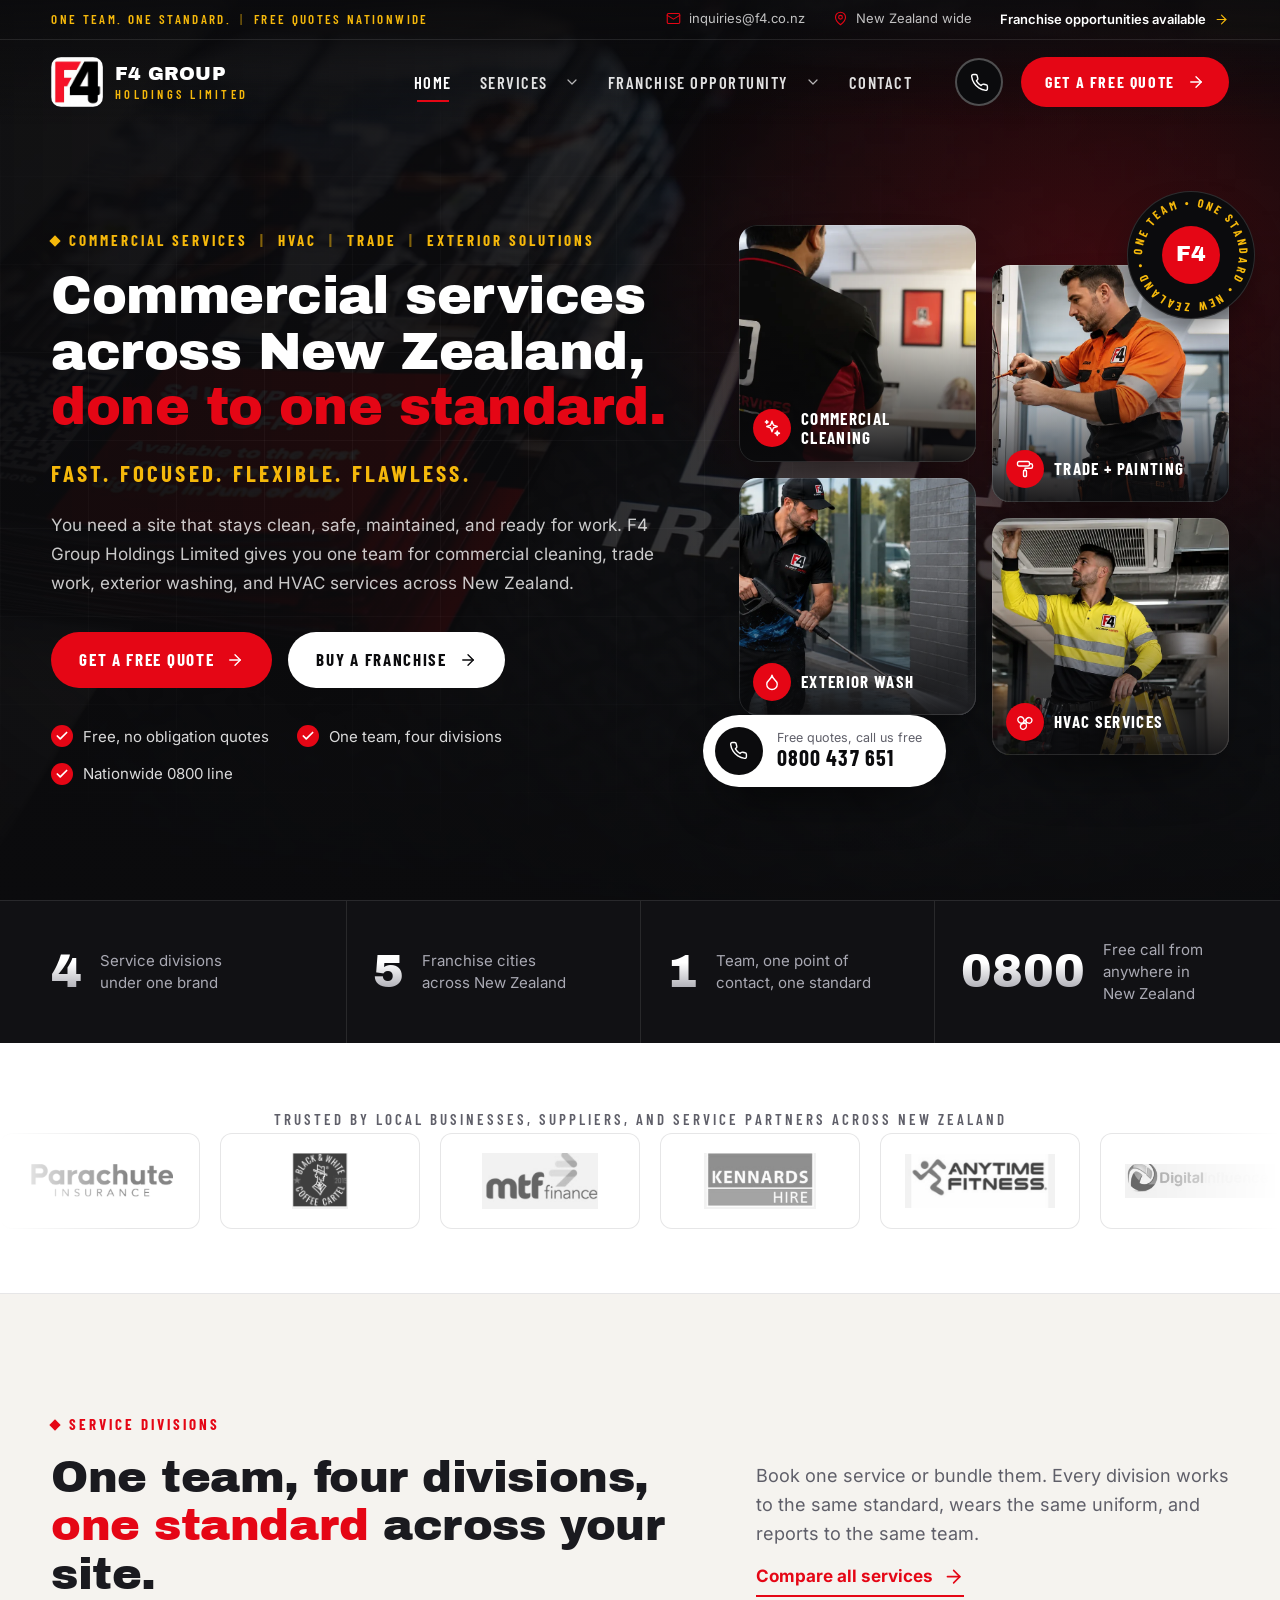
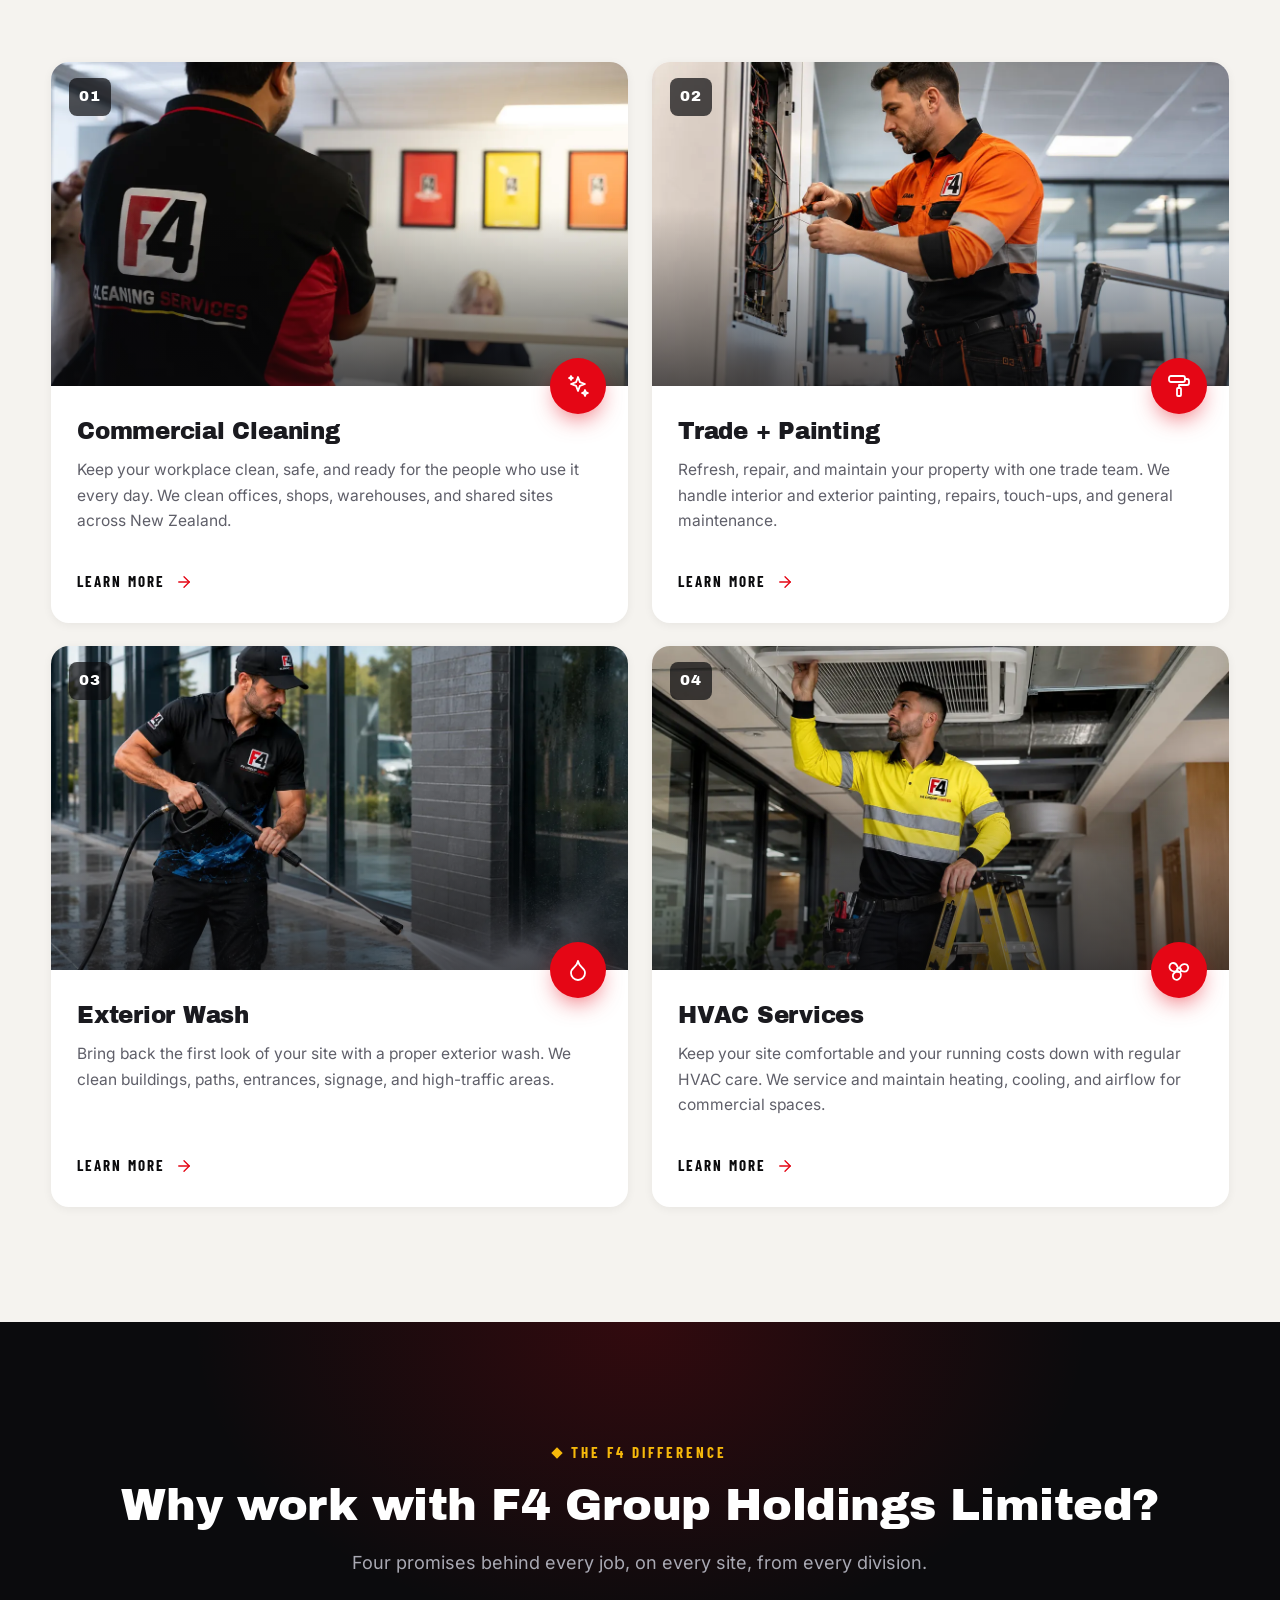
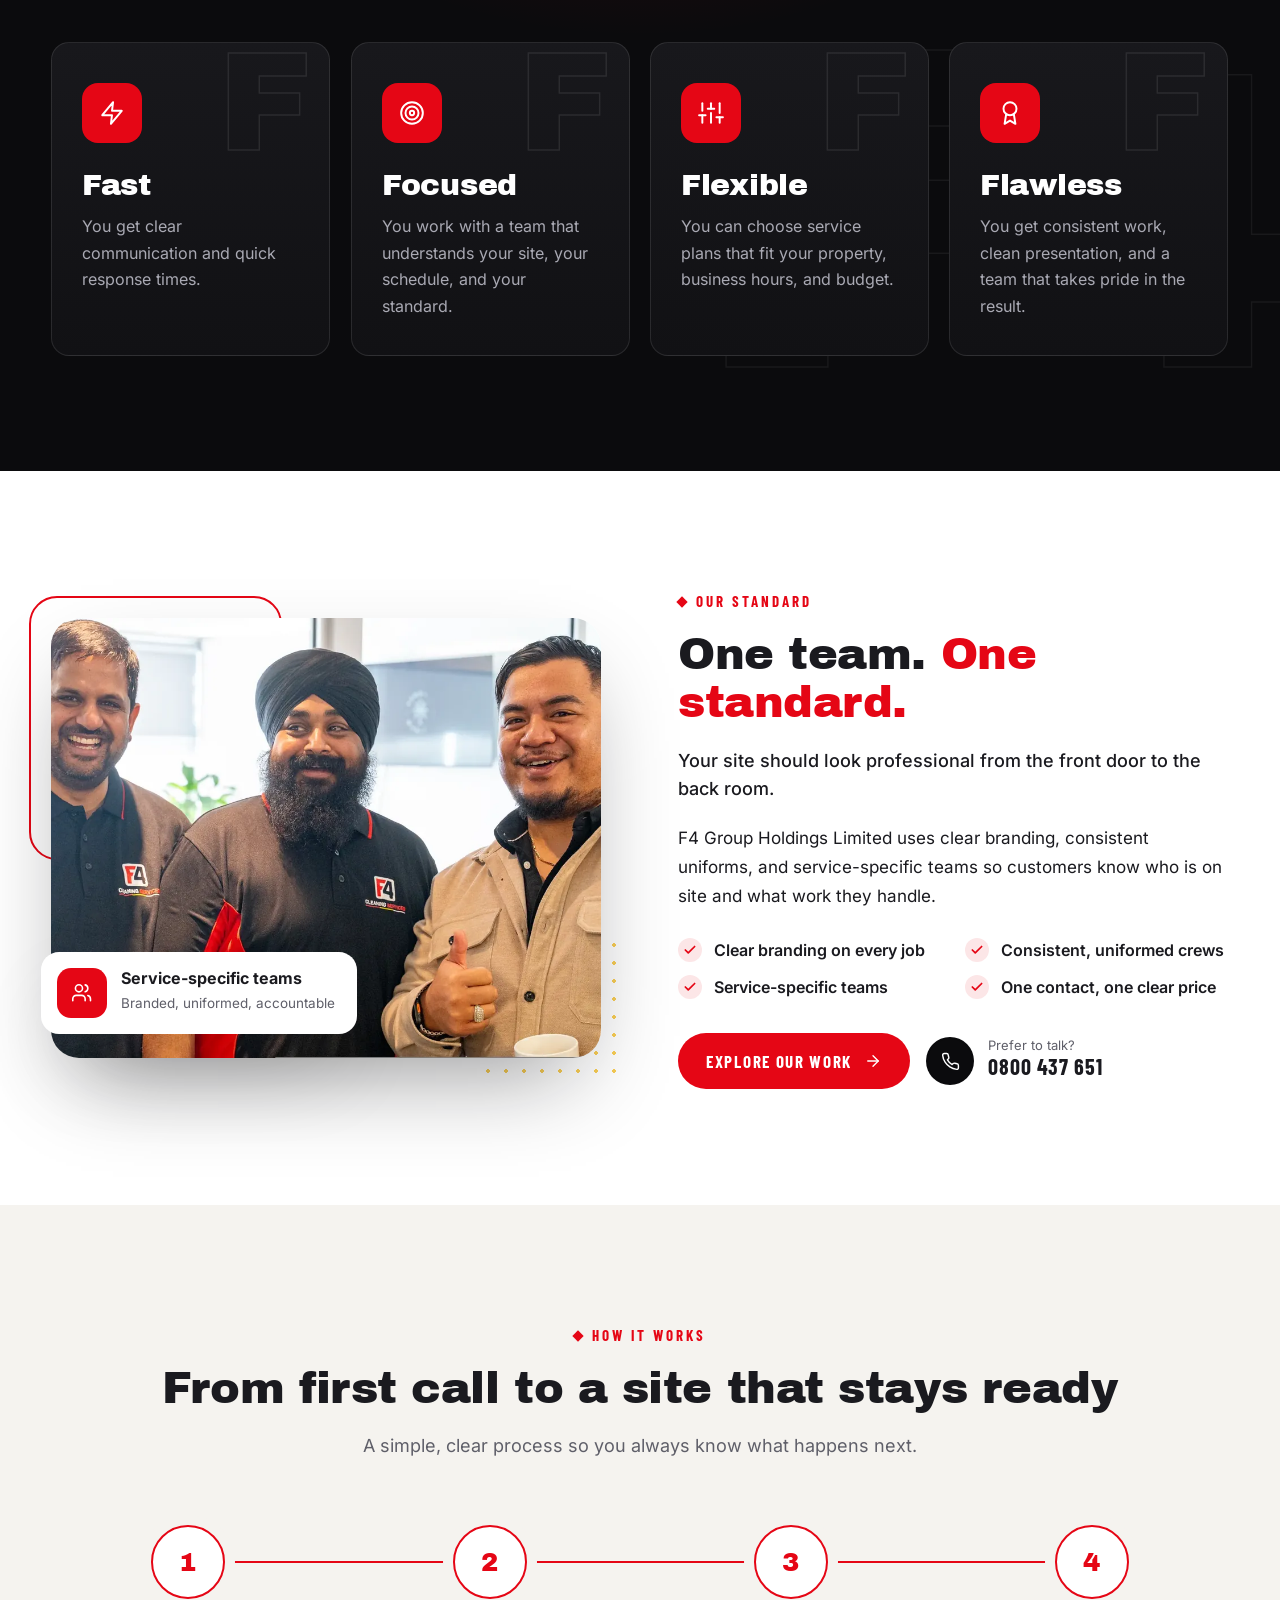
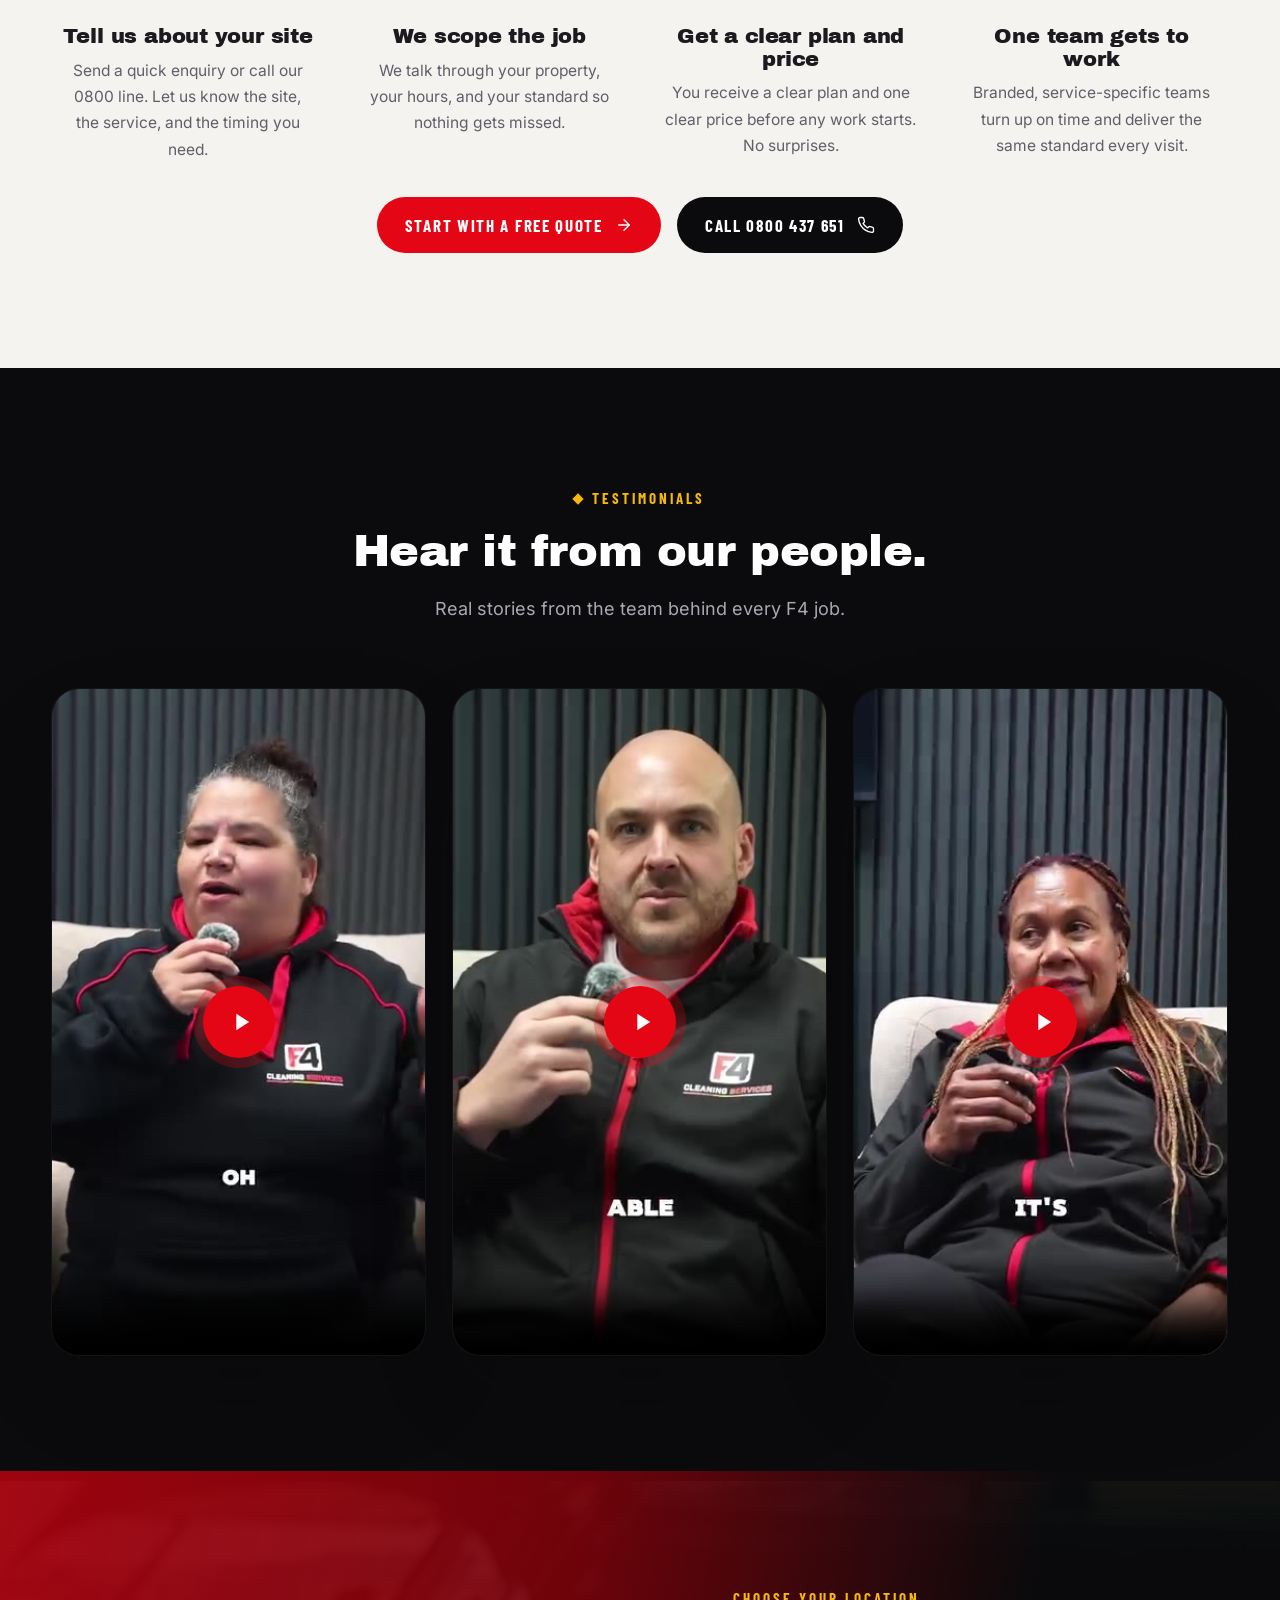
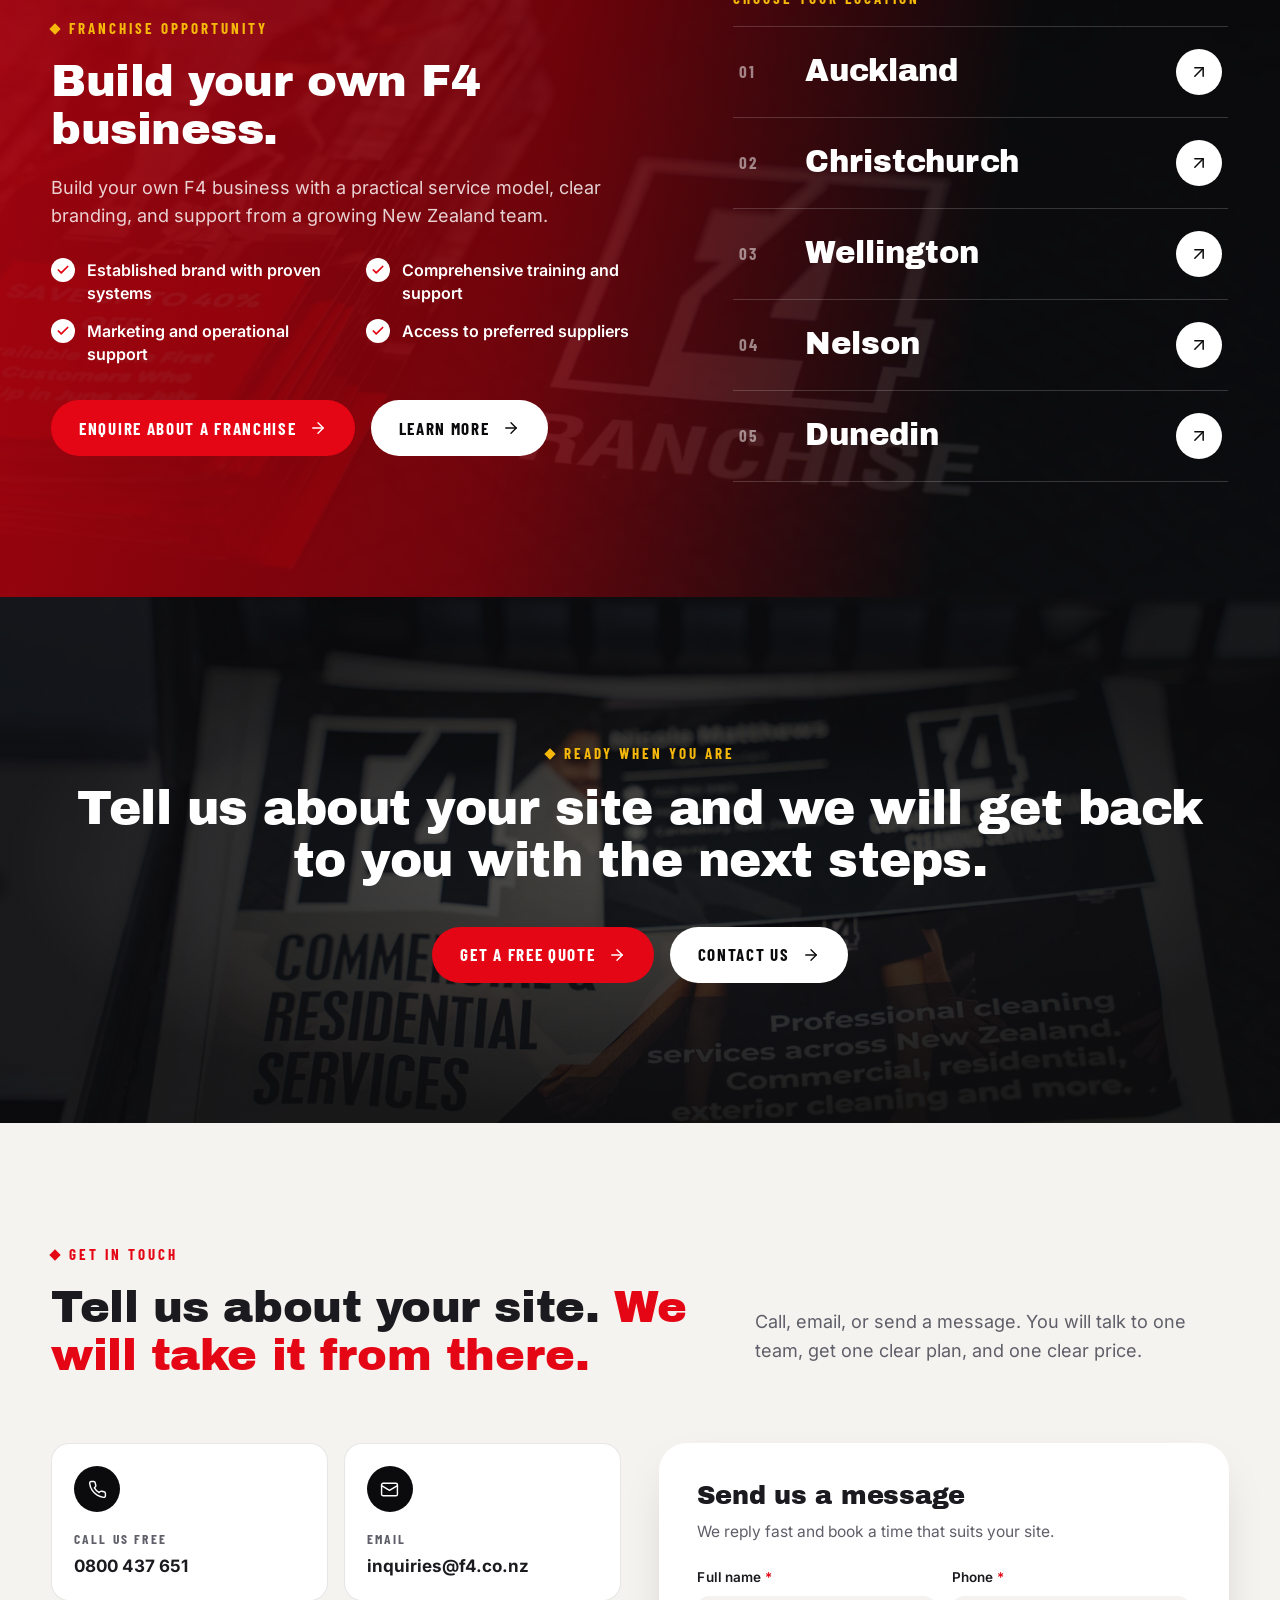
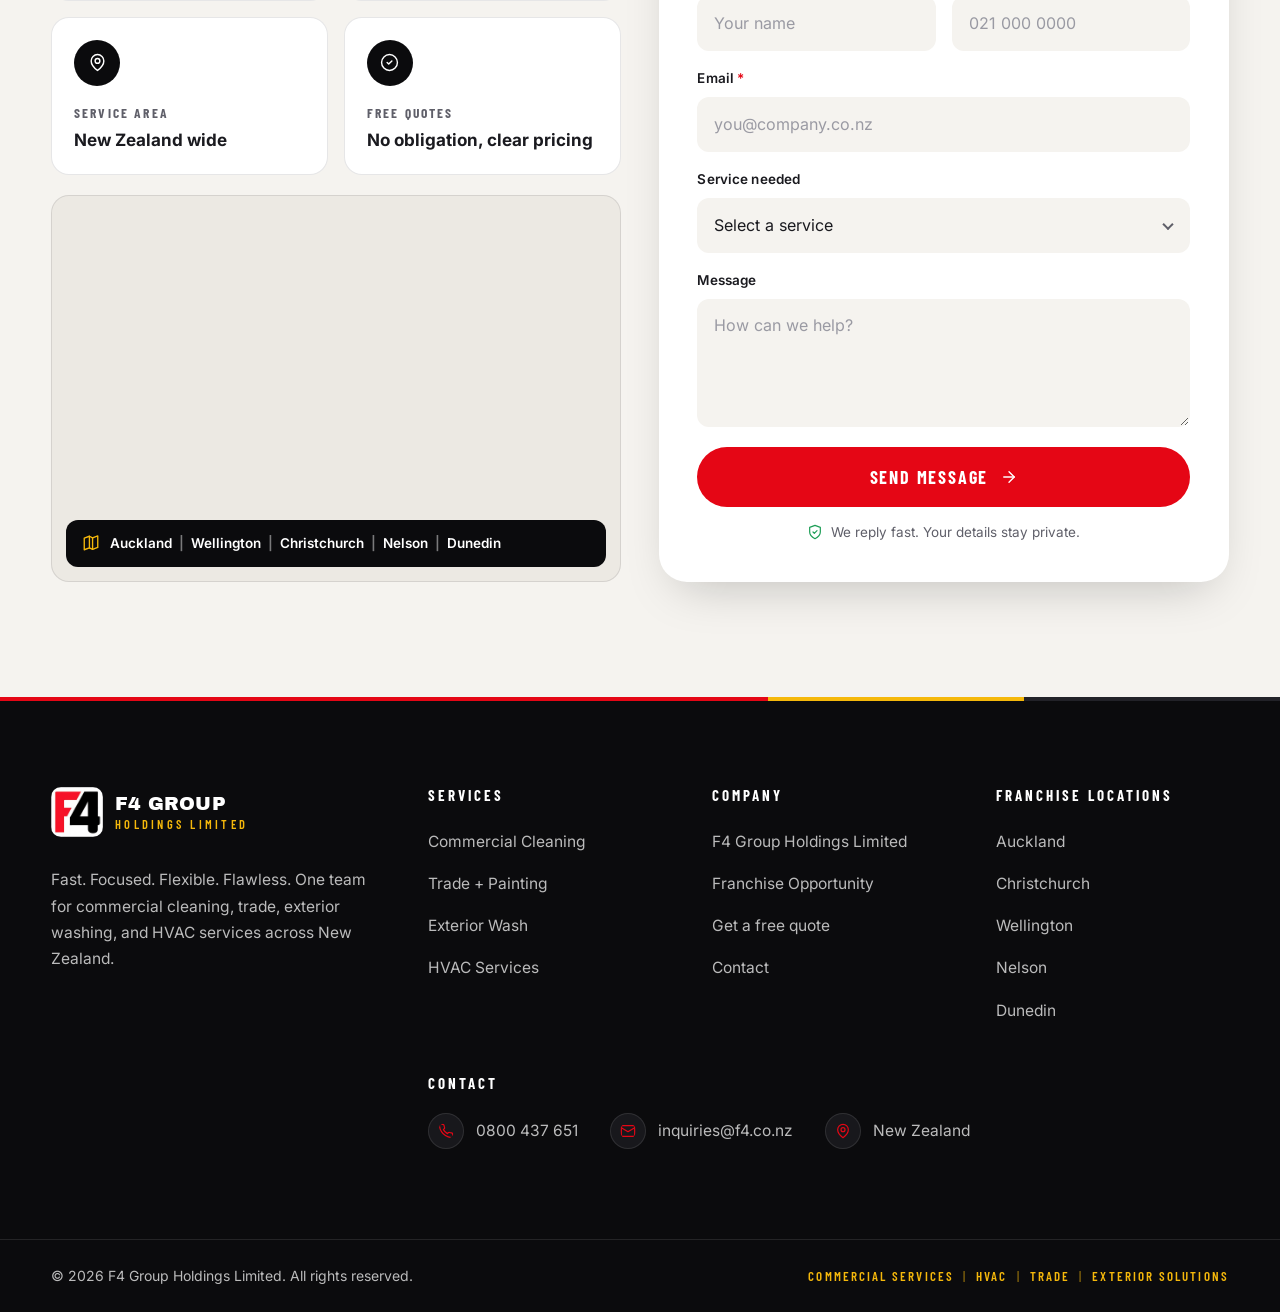
<file: docs/index.html>
<!doctype html>
<html lang="en-US">
<head>
	<meta charset="UTF-8">
	<meta name="viewport" content="width=device-width, initial-scale=1, viewport-fit=cover">
	<title>F4 Group Holdings Limited | Commercial Services NZ</title>
<meta name='robots' content='noindex, nofollow' />
<script>document.documentElement.classList.add('js');</script>
<link rel="preload" href="assets/fonts/archivo-black-latin-400-normal.woff2" as="font" type="font/woff2" crossorigin>
<link rel="preload" href="assets/fonts/inter-latin-400-normal.woff2" as="font" type="font/woff2" crossorigin>
<link rel="preload" href="assets/img/hero.webp" as="image" fetchpriority="high">
<meta name="theme-color" content="#0b0b0d">
<style id='classic-theme-styles-inline-css'>
/*! This file is auto-generated */
.wp-block-button__link{color:#fff;background-color:#32373c;border-radius:9999px;box-shadow:none;text-decoration:none;padding:calc(.667em + 2px) calc(1.333em + 2px);font-size:1.125em}.wp-block-file__button{background:#32373c;color:#fff;text-decoration:none}
</style>
<style id='global-styles-inline-css'>
:root{--wp--preset--aspect-ratio--square: 1;--wp--preset--aspect-ratio--4-3: 4/3;--wp--preset--aspect-ratio--3-4: 3/4;--wp--preset--aspect-ratio--3-2: 3/2;--wp--preset--aspect-ratio--2-3: 2/3;--wp--preset--aspect-ratio--16-9: 16/9;--wp--preset--aspect-ratio--9-16: 9/16;--wp--preset--color--black: #000000;--wp--preset--color--cyan-bluish-gray: #abb8c3;--wp--preset--color--white: #ffffff;--wp--preset--color--pale-pink: #f78da7;--wp--preset--color--vivid-red: #cf2e2e;--wp--preset--color--luminous-vivid-orange: #ff6900;--wp--preset--color--luminous-vivid-amber: #fcb900;--wp--preset--color--light-green-cyan: #7bdcb5;--wp--preset--color--vivid-green-cyan: #00d084;--wp--preset--color--pale-cyan-blue: #8ed1fc;--wp--preset--color--vivid-cyan-blue: #0693e3;--wp--preset--color--vivid-purple: #9b51e0;--wp--preset--gradient--vivid-cyan-blue-to-vivid-purple: linear-gradient(135deg,rgba(6,147,227,1) 0%,rgb(155,81,224) 100%);--wp--preset--gradient--light-green-cyan-to-vivid-green-cyan: linear-gradient(135deg,rgb(122,220,180) 0%,rgb(0,208,130) 100%);--wp--preset--gradient--luminous-vivid-amber-to-luminous-vivid-orange: linear-gradient(135deg,rgba(252,185,0,1) 0%,rgba(255,105,0,1) 100%);--wp--preset--gradient--luminous-vivid-orange-to-vivid-red: linear-gradient(135deg,rgba(255,105,0,1) 0%,rgb(207,46,46) 100%);--wp--preset--gradient--very-light-gray-to-cyan-bluish-gray: linear-gradient(135deg,rgb(238,238,238) 0%,rgb(169,184,195) 100%);--wp--preset--gradient--cool-to-warm-spectrum: linear-gradient(135deg,rgb(74,234,220) 0%,rgb(151,120,209) 20%,rgb(207,42,186) 40%,rgb(238,44,130) 60%,rgb(251,105,98) 80%,rgb(254,248,76) 100%);--wp--preset--gradient--blush-light-purple: linear-gradient(135deg,rgb(255,206,236) 0%,rgb(152,150,240) 100%);--wp--preset--gradient--blush-bordeaux: linear-gradient(135deg,rgb(254,205,165) 0%,rgb(254,45,45) 50%,rgb(107,0,62) 100%);--wp--preset--gradient--luminous-dusk: linear-gradient(135deg,rgb(255,203,112) 0%,rgb(199,81,192) 50%,rgb(65,88,208) 100%);--wp--preset--gradient--pale-ocean: linear-gradient(135deg,rgb(255,245,203) 0%,rgb(182,227,212) 50%,rgb(51,167,181) 100%);--wp--preset--gradient--electric-grass: linear-gradient(135deg,rgb(202,248,128) 0%,rgb(113,206,126) 100%);--wp--preset--gradient--midnight: linear-gradient(135deg,rgb(2,3,129) 0%,rgb(40,116,252) 100%);--wp--preset--font-size--small: 13px;--wp--preset--font-size--medium: 20px;--wp--preset--font-size--large: 36px;--wp--preset--font-size--x-large: 42px;--wp--preset--spacing--20: 0.44rem;--wp--preset--spacing--30: 0.67rem;--wp--preset--spacing--40: 1rem;--wp--preset--spacing--50: 1.5rem;--wp--preset--spacing--60: 2.25rem;--wp--preset--spacing--70: 3.38rem;--wp--preset--spacing--80: 5.06rem;--wp--preset--shadow--natural: 6px 6px 9px rgba(0, 0, 0, 0.2);--wp--preset--shadow--deep: 12px 12px 50px rgba(0, 0, 0, 0.4);--wp--preset--shadow--sharp: 6px 6px 0px rgba(0, 0, 0, 0.2);--wp--preset--shadow--outlined: 6px 6px 0px -3px rgba(255, 255, 255, 1), 6px 6px rgba(0, 0, 0, 1);--wp--preset--shadow--crisp: 6px 6px 0px rgba(0, 0, 0, 1);}:where(.is-layout-flex){gap: 0.5em;}:where(.is-layout-grid){gap: 0.5em;}body .is-layout-flex{display: flex;}.is-layout-flex{flex-wrap: wrap;align-items: center;}.is-layout-flex > :is(*, div){margin: 0;}body .is-layout-grid{display: grid;}.is-layout-grid > :is(*, div){margin: 0;}:where(.wp-block-columns.is-layout-flex){gap: 2em;}:where(.wp-block-columns.is-layout-grid){gap: 2em;}:where(.wp-block-post-template.is-layout-flex){gap: 1.25em;}:where(.wp-block-post-template.is-layout-grid){gap: 1.25em;}.has-black-color{color: var(--wp--preset--color--black) !important;}.has-cyan-bluish-gray-color{color: var(--wp--preset--color--cyan-bluish-gray) !important;}.has-white-color{color: var(--wp--preset--color--white) !important;}.has-pale-pink-color{color: var(--wp--preset--color--pale-pink) !important;}.has-vivid-red-color{color: var(--wp--preset--color--vivid-red) !important;}.has-luminous-vivid-orange-color{color: var(--wp--preset--color--luminous-vivid-orange) !important;}.has-luminous-vivid-amber-color{color: var(--wp--preset--color--luminous-vivid-amber) !important;}.has-light-green-cyan-color{color: var(--wp--preset--color--light-green-cyan) !important;}.has-vivid-green-cyan-color{color: var(--wp--preset--color--vivid-green-cyan) !important;}.has-pale-cyan-blue-color{color: var(--wp--preset--color--pale-cyan-blue) !important;}.has-vivid-cyan-blue-color{color: var(--wp--preset--color--vivid-cyan-blue) !important;}.has-vivid-purple-color{color: var(--wp--preset--color--vivid-purple) !important;}.has-black-background-color{background-color: var(--wp--preset--color--black) !important;}.has-cyan-bluish-gray-background-color{background-color: var(--wp--preset--color--cyan-bluish-gray) !important;}.has-white-background-color{background-color: var(--wp--preset--color--white) !important;}.has-pale-pink-background-color{background-color: var(--wp--preset--color--pale-pink) !important;}.has-vivid-red-background-color{background-color: var(--wp--preset--color--vivid-red) !important;}.has-luminous-vivid-orange-background-color{background-color: var(--wp--preset--color--luminous-vivid-orange) !important;}.has-luminous-vivid-amber-background-color{background-color: var(--wp--preset--color--luminous-vivid-amber) !important;}.has-light-green-cyan-background-color{background-color: var(--wp--preset--color--light-green-cyan) !important;}.has-vivid-green-cyan-background-color{background-color: var(--wp--preset--color--vivid-green-cyan) !important;}.has-pale-cyan-blue-background-color{background-color: var(--wp--preset--color--pale-cyan-blue) !important;}.has-vivid-cyan-blue-background-color{background-color: var(--wp--preset--color--vivid-cyan-blue) !important;}.has-vivid-purple-background-color{background-color: var(--wp--preset--color--vivid-purple) !important;}.has-black-border-color{border-color: var(--wp--preset--color--black) !important;}.has-cyan-bluish-gray-border-color{border-color: var(--wp--preset--color--cyan-bluish-gray) !important;}.has-white-border-color{border-color: var(--wp--preset--color--white) !important;}.has-pale-pink-border-color{border-color: var(--wp--preset--color--pale-pink) !important;}.has-vivid-red-border-color{border-color: var(--wp--preset--color--vivid-red) !important;}.has-luminous-vivid-orange-border-color{border-color: var(--wp--preset--color--luminous-vivid-orange) !important;}.has-luminous-vivid-amber-border-color{border-color: var(--wp--preset--color--luminous-vivid-amber) !important;}.has-light-green-cyan-border-color{border-color: var(--wp--preset--color--light-green-cyan) !important;}.has-vivid-green-cyan-border-color{border-color: var(--wp--preset--color--vivid-green-cyan) !important;}.has-pale-cyan-blue-border-color{border-color: var(--wp--preset--color--pale-cyan-blue) !important;}.has-vivid-cyan-blue-border-color{border-color: var(--wp--preset--color--vivid-cyan-blue) !important;}.has-vivid-purple-border-color{border-color: var(--wp--preset--color--vivid-purple) !important;}.has-vivid-cyan-blue-to-vivid-purple-gradient-background{background: var(--wp--preset--gradient--vivid-cyan-blue-to-vivid-purple) !important;}.has-light-green-cyan-to-vivid-green-cyan-gradient-background{background: var(--wp--preset--gradient--light-green-cyan-to-vivid-green-cyan) !important;}.has-luminous-vivid-amber-to-luminous-vivid-orange-gradient-background{background: var(--wp--preset--gradient--luminous-vivid-amber-to-luminous-vivid-orange) !important;}.has-luminous-vivid-orange-to-vivid-red-gradient-background{background: var(--wp--preset--gradient--luminous-vivid-orange-to-vivid-red) !important;}.has-very-light-gray-to-cyan-bluish-gray-gradient-background{background: var(--wp--preset--gradient--very-light-gray-to-cyan-bluish-gray) !important;}.has-cool-to-warm-spectrum-gradient-background{background: var(--wp--preset--gradient--cool-to-warm-spectrum) !important;}.has-blush-light-purple-gradient-background{background: var(--wp--preset--gradient--blush-light-purple) !important;}.has-blush-bordeaux-gradient-background{background: var(--wp--preset--gradient--blush-bordeaux) !important;}.has-luminous-dusk-gradient-background{background: var(--wp--preset--gradient--luminous-dusk) !important;}.has-pale-ocean-gradient-background{background: var(--wp--preset--gradient--pale-ocean) !important;}.has-electric-grass-gradient-background{background: var(--wp--preset--gradient--electric-grass) !important;}.has-midnight-gradient-background{background: var(--wp--preset--gradient--midnight) !important;}.has-small-font-size{font-size: var(--wp--preset--font-size--small) !important;}.has-medium-font-size{font-size: var(--wp--preset--font-size--medium) !important;}.has-large-font-size{font-size: var(--wp--preset--font-size--large) !important;}.has-x-large-font-size{font-size: var(--wp--preset--font-size--x-large) !important;}
:where(.wp-block-post-template.is-layout-flex){gap: 1.25em;}:where(.wp-block-post-template.is-layout-grid){gap: 1.25em;}
:where(.wp-block-columns.is-layout-flex){gap: 2em;}:where(.wp-block-columns.is-layout-grid){gap: 2em;}
:root :where(.wp-block-pullquote){font-size: 1.5em;line-height: 1.6;}
</style>
<link rel='stylesheet' id='f4-main-css' href='assets/css/main.css' media='all' />
<style>
html { color-scheme: light; }
.map-static { position: absolute; inset: 0; display: grid; place-items: center; text-align: center; padding: 24px 24px 80px;
  background: radial-gradient(circle at 30% 40%, rgba(229,6,21,.12), transparent 60%), repeating-linear-gradient(0deg, #e8e5df 0 1px, transparent 1px 40px), repeating-linear-gradient(90deg, #e8e5df 0 1px, transparent 1px 40px), #f1eee9; color: #1a1a1f; }
.map-static__inner { display: grid; gap: 6px; max-width: 320px; }
.map-static strong { font-family: "Archivo Black", sans-serif; font-weight: 400; font-size: 20px; }
.map-static span span, .map-static__inner > span { font-size: 14px; color: #5f5f69; }
</style>
</head>
<body class="home page-template-default page page-id-5 wp-embed-responsive is-home">
<a class="skip-link" href="#main">Skip to content</a>
<div class="scroll-progress" aria-hidden="true"><span></span></div>

<header class="site-header" data-header>
	<div class="topbar">
		<div class="container topbar__inner">
			<p class="topbar__tag">One team. One standard. <i>|</i> Free quotes nationwide</p>
			<ul class="topbar__links">
				<li><a href="mailto:inquiries@f4.co.nz"><svg class="icon icon-mail " width="24" height="24" viewBox="0 0 24 24" fill="none" stroke="currentColor" stroke-width="1.8" stroke-linecap="round" stroke-linejoin="round" aria-hidden="true" focusable="false"><rect x="2" y="4" width="20" height="16" rx="2"/><path d="m22 7-10 6L2 7"/></svg><span>inquiries@f4.co.nz</span></a></li>
				<li><span><svg class="icon icon-pin " width="24" height="24" viewBox="0 0 24 24" fill="none" stroke="currentColor" stroke-width="1.8" stroke-linecap="round" stroke-linejoin="round" aria-hidden="true" focusable="false"><path d="M20 10c0 6-8 12-8 12s-8-6-8-12a8 8 0 0 1 16 0z"/><circle cx="12" cy="10" r="3"/></svg>New Zealand wide</span></li>
				<li><a class="topbar__franchise" href="franchise-opportunity.html">Franchise opportunities available <svg class="icon icon-arrow-right " width="24" height="24" viewBox="0 0 24 24" fill="none" stroke="currentColor" stroke-width="1.8" stroke-linecap="round" stroke-linejoin="round" aria-hidden="true" focusable="false"><path d="M5 12h14"/><path d="m12 5 7 7-7 7"/></svg></a></li>
			</ul>
		</div>
	</div>

	<div class="container header-main">
		<a class="brand" href="index.html" aria-label="F4 Group Holdings Limited home">
			<img class="brand__logo" src="assets/img/logo.png" alt="F4 Group Holdings Limited" width="120" height="116">			<span class="brand__text"><strong>F4 Group</strong><small>Holdings Limited</small></span>
		</a>

		<nav class="primary-nav" id="primary-nav" aria-label="Primary" data-nav>
			<div class="primary-nav__head">
				<span class="eyebrow eyebrow--gold">Menu</span>
				<button class="nav-close" type="button" aria-label="Close menu" data-nav-close><svg class="icon icon-close " width="24" height="24" viewBox="0 0 24 24" fill="none" stroke="currentColor" stroke-width="1.8" stroke-linecap="round" stroke-linejoin="round" aria-hidden="true" focusable="false"><path d="M18 6 6 18"/><path d="m6 6 12 12"/></svg></button>
			</div>
			<ul id="menu-f4-primary" class="menu"><li id="menu-item-20" class="menu-item menu-item-type-post_type menu-item-object-page menu-item-home current-menu-item page_item page-item-5 current_page_item menu-item-20"><a href="index.html" aria-current="page">Home</a></li>
<li id="menu-item-21" class="menu-item menu-item-type-post_type menu-item-object-page menu-item-has-children menu-item-21"><a href="f4-group.html">Services</a><button class="submenu-toggle" type="button" aria-expanded="false" aria-label="Show Services submenu"><svg class="icon icon-chevron-down " width="24" height="24" viewBox="0 0 24 24" fill="none" stroke="currentColor" stroke-width="1.8" stroke-linecap="round" stroke-linejoin="round" aria-hidden="true" focusable="false"><path d="m6 9 6 6 6-6"/></svg></button>
<ul class="sub-menu">
	<li id="menu-item-22" class="menu-item menu-item-type-post_type menu-item-object-page menu-item-22"><a href="services-commercial-cleaning.html">Commercial Cleaning</a></li>
	<li id="menu-item-23" class="menu-item menu-item-type-post_type menu-item-object-page menu-item-23"><a href="services-trade-painting.html">Trade + Painting</a></li>
	<li id="menu-item-24" class="menu-item menu-item-type-post_type menu-item-object-page menu-item-24"><a href="services-exterior-wash.html">Exterior Wash</a></li>
	<li id="menu-item-25" class="menu-item menu-item-type-post_type menu-item-object-page menu-item-25"><a href="services-hvac-services.html">HVAC Services</a></li>
</ul>
</li>
<li id="menu-item-26" class="menu-item menu-item-type-post_type menu-item-object-page menu-item-has-children menu-item-26"><a href="franchise-opportunity.html">Franchise Opportunity</a><button class="submenu-toggle" type="button" aria-expanded="false" aria-label="Show Franchise Opportunity submenu"><svg class="icon icon-chevron-down " width="24" height="24" viewBox="0 0 24 24" fill="none" stroke="currentColor" stroke-width="1.8" stroke-linecap="round" stroke-linejoin="round" aria-hidden="true" focusable="false"><path d="m6 9 6 6 6-6"/></svg></button>
<ul class="sub-menu">
	<li id="menu-item-27" class="menu-item menu-item-type-post_type menu-item-object-page menu-item-27"><a href="franchise-auckland.html">Auckland</a></li>
	<li id="menu-item-28" class="menu-item menu-item-type-post_type menu-item-object-page menu-item-28"><a href="franchise-christchurch.html">Christchurch</a></li>
	<li id="menu-item-29" class="menu-item menu-item-type-post_type menu-item-object-page menu-item-29"><a href="franchise-wellington.html">Wellington</a></li>
	<li id="menu-item-30" class="menu-item menu-item-type-post_type menu-item-object-page menu-item-30"><a href="franchise-nelson.html">Nelson</a></li>
	<li id="menu-item-31" class="menu-item menu-item-type-post_type menu-item-object-page menu-item-31"><a href="franchise-dunedin.html">Dunedin</a></li>
</ul>
</li>
<li id="menu-item-32" class="menu-item menu-item-type-post_type menu-item-object-page menu-item-32"><a href="contact.html">Contact</a></li>
</ul>			<div class="primary-nav__foot">
				<a class="btn btn--red" href="quote.html" ><span>Get a free quote</span><svg class="icon icon-arrow-right " width="24" height="24" viewBox="0 0 24 24" fill="none" stroke="currentColor" stroke-width="1.8" stroke-linecap="round" stroke-linejoin="round" aria-hidden="true" focusable="false"><path d="M5 12h14"/><path d="m12 5 7 7-7 7"/></svg></a>				<a class="nav-contact" href="tel:0800437651"><svg class="icon icon-phone " width="24" height="24" viewBox="0 0 24 24" fill="none" stroke="currentColor" stroke-width="1.8" stroke-linecap="round" stroke-linejoin="round" aria-hidden="true" focusable="false"><path d="M22 16.92v3a2 2 0 0 1-2.18 2 19.8 19.8 0 0 1-8.63-3.07 19.5 19.5 0 0 1-6-6A19.8 19.8 0 0 1 2.12 4.18 2 2 0 0 1 4.11 2h3a2 2 0 0 1 2 1.72c.13.96.36 1.9.7 2.81a2 2 0 0 1-.45 2.11L8.09 9.91a16 16 0 0 0 6 6l1.27-1.27a2 2 0 0 1 2.11-.45c.91.34 1.85.57 2.81.7A2 2 0 0 1 22 16.92z"/></svg><span>0800 437 651</span></a>
				<a class="nav-contact" href="mailto:inquiries@f4.co.nz"><svg class="icon icon-mail " width="24" height="24" viewBox="0 0 24 24" fill="none" stroke="currentColor" stroke-width="1.8" stroke-linecap="round" stroke-linejoin="round" aria-hidden="true" focusable="false"><rect x="2" y="4" width="20" height="16" rx="2"/><path d="m22 7-10 6L2 7"/></svg><span>inquiries@f4.co.nz</span></a>
			</div>
		</nav>

		<div class="header-actions">
			<a class="header-call" href="tel:0800437651" aria-label="Call 0800 437 651">
				<span class="call-circle"><svg class="icon icon-phone " width="24" height="24" viewBox="0 0 24 24" fill="none" stroke="currentColor" stroke-width="1.8" stroke-linecap="round" stroke-linejoin="round" aria-hidden="true" focusable="false"><path d="M22 16.92v3a2 2 0 0 1-2.18 2 19.8 19.8 0 0 1-8.63-3.07 19.5 19.5 0 0 1-6-6A19.8 19.8 0 0 1 2.12 4.18 2 2 0 0 1 4.11 2h3a2 2 0 0 1 2 1.72c.13.96.36 1.9.7 2.81a2 2 0 0 1-.45 2.11L8.09 9.91a16 16 0 0 0 6 6l1.27-1.27a2 2 0 0 1 2.11-.45c.91.34 1.85.57 2.81.7A2 2 0 0 1 22 16.92z"/></svg></span>
				<span class="header-call__text"><small>Call us free</small><strong>0800 437 651</strong></span>
			</a>
			<a class="btn btn--red" href="quote.html" data-cta="header"><span>Get a free quote</span><svg class="icon icon-arrow-right " width="24" height="24" viewBox="0 0 24 24" fill="none" stroke="currentColor" stroke-width="1.8" stroke-linecap="round" stroke-linejoin="round" aria-hidden="true" focusable="false"><path d="M5 12h14"/><path d="m12 5 7 7-7 7"/></svg></a>			<button class="nav-toggle" type="button" aria-controls="primary-nav" aria-expanded="false" aria-label="Open menu" data-nav-toggle>
				<span></span><span></span><span></span>
			</button>
		</div>
	</div>
</header>
<div class="nav-overlay" data-nav-close aria-hidden="true"></div>

<main id="main" class="site-main">

<!-- HERO: content shows immediately, no reveal animation. -->
<section class="hero" aria-labelledby="hero-title">
	<div class="hero__media" aria-hidden="true">
		<img src="assets/img/hero.webp" alt="" width="2000" height="1126" fetchpriority="high">
	</div>
	<div class="hero__grid-lines" aria-hidden="true"></div>
	<div class="container hero__inner">
		<div class="hero__content">
			<span class="eyebrow eyebrow--gold">Commercial Services <i>|</i> HVAC <i>|</i> Trade <i>|</i> Exterior Solutions</span>
			<h1 id="hero-title" class="hero__title">Commercial services across New Zealand, <span class="text-red">done to one standard.</span></h1>
			<p class="hero__tagline">Fast. Focused. Flexible. Flawless.</p>
			<p class="hero__text">You need a site that stays clean, safe, maintained, and ready for work. F4 Group Holdings Limited gives you one team for commercial cleaning, trade work, exterior washing, and HVAC services across New Zealand.</p>
			<div class="btn-row">
				<a class="btn btn--red" href="quote.html" ><span>Get a free quote</span><svg class="icon icon-arrow-right " width="24" height="24" viewBox="0 0 24 24" fill="none" stroke="currentColor" stroke-width="1.8" stroke-linecap="round" stroke-linejoin="round" aria-hidden="true" focusable="false"><path d="M5 12h14"/><path d="m12 5 7 7-7 7"/></svg></a>				<a class="btn btn--white" href="franchise-opportunity.html" ><span>Buy a franchise</span><svg class="icon icon-arrow-right " width="24" height="24" viewBox="0 0 24 24" fill="none" stroke="currentColor" stroke-width="1.8" stroke-linecap="round" stroke-linejoin="round" aria-hidden="true" focusable="false"><path d="M5 12h14"/><path d="m12 5 7 7-7 7"/></svg></a>			</div>
			<ul class="hero__trust">
				<li><svg class="icon icon-check " width="24" height="24" viewBox="0 0 24 24" fill="none" stroke="currentColor" stroke-width="1.8" stroke-linecap="round" stroke-linejoin="round" aria-hidden="true" focusable="false"><path d="M20 6 9 17l-5-5"/></svg>Free, no obligation quotes</li>
				<li><svg class="icon icon-check " width="24" height="24" viewBox="0 0 24 24" fill="none" stroke="currentColor" stroke-width="1.8" stroke-linecap="round" stroke-linejoin="round" aria-hidden="true" focusable="false"><path d="M20 6 9 17l-5-5"/></svg>One team, four divisions</li>
				<li><svg class="icon icon-check " width="24" height="24" viewBox="0 0 24 24" fill="none" stroke="currentColor" stroke-width="1.8" stroke-linecap="round" stroke-linejoin="round" aria-hidden="true" focusable="false"><path d="M20 6 9 17l-5-5"/></svg>Nationwide 0800 line</li>
			</ul>
		</div>

		<div class="hero__visual">
			<div class="hero-mosaic">
									<a class="hero-tile" href="services-commercial-cleaning.html">
						<img src="assets/img/service-commercial-cleaning.webp" alt="F4 Commercial Cleaning team at work" width="600" height="750">
						<span class="hero-tile__label">
							<span class="hero-tile__icon"><svg class="icon icon-sparkle " width="24" height="24" viewBox="0 0 24 24" fill="none" stroke="currentColor" stroke-width="1.8" stroke-linecap="round" stroke-linejoin="round" aria-hidden="true" focusable="false"><path d="M12 3l1.9 5.1L19 10l-5.1 1.9L12 17l-1.9-5.1L5 10l5.1-1.9z"/><path d="M19 16l.8 2.2L22 19l-2.2.8L19 22l-.8-2.2L16 19l2.2-.8z"/><path d="M5 2l.6 1.4L7 4l-1.4.6L5 6l-.6-1.4L3 4l1.4-.6z"/></svg></span>
							<span>Commercial Cleaning</span>
							<svg class="icon icon-arrow-up-right hero-tile__arrow" width="24" height="24" viewBox="0 0 24 24" fill="none" stroke="currentColor" stroke-width="1.8" stroke-linecap="round" stroke-linejoin="round" aria-hidden="true" focusable="false"><path d="M7 17 17 7"/><path d="M7 7h10v10"/></svg>						</span>
					</a>
									<a class="hero-tile" href="services-trade-painting.html">
						<img src="assets/img/service-trade-painting.webp" alt="F4 Trade + Painting team at work" width="600" height="750">
						<span class="hero-tile__label">
							<span class="hero-tile__icon"><svg class="icon icon-roller " width="24" height="24" viewBox="0 0 24 24" fill="none" stroke="currentColor" stroke-width="1.8" stroke-linecap="round" stroke-linejoin="round" aria-hidden="true" focusable="false"><rect x="2" y="2" width="16" height="6" rx="2"/><path d="M18 5h2a2 2 0 0 1 2 2v2a2 2 0 0 1-2 2h-8v3"/><rect x="10" y="14" width="4" height="8" rx="1"/></svg></span>
							<span>Trade + Painting</span>
							<svg class="icon icon-arrow-up-right hero-tile__arrow" width="24" height="24" viewBox="0 0 24 24" fill="none" stroke="currentColor" stroke-width="1.8" stroke-linecap="round" stroke-linejoin="round" aria-hidden="true" focusable="false"><path d="M7 17 17 7"/><path d="M7 7h10v10"/></svg>						</span>
					</a>
									<a class="hero-tile" href="services-exterior-wash.html">
						<img src="assets/img/service-exterior-wash.webp" alt="F4 Exterior Wash team at work" width="600" height="750">
						<span class="hero-tile__label">
							<span class="hero-tile__icon"><svg class="icon icon-droplet " width="24" height="24" viewBox="0 0 24 24" fill="none" stroke="currentColor" stroke-width="1.8" stroke-linecap="round" stroke-linejoin="round" aria-hidden="true" focusable="false"><path d="M12 22a7 7 0 0 0 7-7c0-2-1-3.9-3-5.5S12.5 5.5 12 3c-.5 2.5-2 4.9-4 6.5S5 13 5 15a7 7 0 0 0 7 7z"/></svg></span>
							<span>Exterior Wash</span>
							<svg class="icon icon-arrow-up-right hero-tile__arrow" width="24" height="24" viewBox="0 0 24 24" fill="none" stroke="currentColor" stroke-width="1.8" stroke-linecap="round" stroke-linejoin="round" aria-hidden="true" focusable="false"><path d="M7 17 17 7"/><path d="M7 7h10v10"/></svg>						</span>
					</a>
									<a class="hero-tile" href="services-hvac-services.html">
						<img src="assets/img/service-hvac.webp" alt="F4 HVAC Services team at work" width="600" height="750">
						<span class="hero-tile__label">
							<span class="hero-tile__icon"><svg class="icon icon-fan " width="24" height="24" viewBox="0 0 24 24" fill="none" stroke="currentColor" stroke-width="1.8" stroke-linecap="round" stroke-linejoin="round" aria-hidden="true" focusable="false"><path d="M10.8 12.3c-2.4 1.6-5.6 1.4-7.4-.6C1.6 9.7 2.4 6 5 5.2c2.6-.8 4.6 1.3 5.6 3.6"/><path d="M12.6 10.6c.4-2.8 2.9-4.9 5.6-4.5 2.7.3 4 3.9 2.3 6-1.7 2.2-4.5 1.6-6.6.3"/><path d="M12.9 13.9c1.6 2.4 1.1 5.6-1.1 7.2-2.2 1.6-5.6.2-5.9-2.5-.3-2.7 2-4.4 4.4-4.9"/><circle cx="12" cy="12" r="2"/></svg></span>
							<span>HVAC Services</span>
							<svg class="icon icon-arrow-up-right hero-tile__arrow" width="24" height="24" viewBox="0 0 24 24" fill="none" stroke="currentColor" stroke-width="1.8" stroke-linecap="round" stroke-linejoin="round" aria-hidden="true" focusable="false"><path d="M7 17 17 7"/><path d="M7 7h10v10"/></svg>						</span>
					</a>
							</div>

			<div class="hero-seal" aria-hidden="true">
				<svg viewBox="0 0 120 120">
					<defs><path id="seal-circle" d="M60,60 m-46,0 a46,46 0 1,1 92,0 a46,46 0 1,1 -92,0"></path></defs>
					<text><textPath href="#seal-circle" textLength="284" lengthAdjust="spacing">ONE TEAM &#8226; ONE STANDARD &#8226; NEW ZEALAND &#8226; </textPath></text>
				</svg>
				<span class="hero-seal__core">F4</span>
			</div>

			<a class="hero-call" href="tel:0800437651">
				<span class="call-circle"><svg class="icon icon-phone " width="24" height="24" viewBox="0 0 24 24" fill="none" stroke="currentColor" stroke-width="1.8" stroke-linecap="round" stroke-linejoin="round" aria-hidden="true" focusable="false"><path d="M22 16.92v3a2 2 0 0 1-2.18 2 19.8 19.8 0 0 1-8.63-3.07 19.5 19.5 0 0 1-6-6A19.8 19.8 0 0 1 2.12 4.18 2 2 0 0 1 4.11 2h3a2 2 0 0 1 2 1.72c.13.96.36 1.9.7 2.81a2 2 0 0 1-.45 2.11L8.09 9.91a16 16 0 0 0 6 6l1.27-1.27a2 2 0 0 1 2.11-.45c.91.34 1.85.57 2.81.7A2 2 0 0 1 22 16.92z"/></svg></span>
				<span class="hero-call__text"><small>Free quotes, call us free</small><strong>0800 437 651</strong></span>
			</a>
		</div>
	</div>
</section>

<!-- STATS -->
<section class="stats" aria-label="F4 at a glance">
	<div class="container stats__grid">
		<div class="stat" data-reveal data-delay="0">
			<strong class="stat__num"><span data-count="4">4</span></strong>
			<span class="stat__label">Service divisions under one brand</span>
		</div>
		<div class="stat" data-reveal data-delay="1">
			<strong class="stat__num"><span data-count="5">5</span></strong>
			<span class="stat__label">Franchise cities across New Zealand</span>
		</div>
		<div class="stat" data-reveal data-delay="2">
			<strong class="stat__num"><span data-count="1">1</span></strong>
			<span class="stat__label">Team, one point of contact, one standard</span>
		</div>
		<div class="stat" data-reveal data-delay="3">
			<strong class="stat__num">0800</strong>
			<span class="stat__label">Free call from anywhere in New Zealand</span>
		</div>
	</div>
</section>

<!-- PARTNERS -->
<section class="partners" aria-labelledby="partners-title">
	<div class="container">
		<p id="partners-title" class="partners__title">Trusted by local businesses, suppliers, and service partners across New Zealand</p>
	</div>
	<div class="marquee" data-reveal="fade">
		<div class="marquee__track">
												<div class="marquee__item" >
						<img src="assets/img/partners/parachute.png" alt="Parachute Insurance" loading="lazy" height="56">
					</div>
									<div class="marquee__item" >
						<img src="assets/img/partners/blackwhite-coffee.png" alt="Black &amp; White Coffee Cartel" loading="lazy" height="56">
					</div>
									<div class="marquee__item" >
						<img src="assets/img/partners/mtf-finance.png" alt="MTF Finance" loading="lazy" height="56">
					</div>
									<div class="marquee__item" >
						<img src="assets/img/partners/kennards-hire.png" alt="Kennards Hire" loading="lazy" height="56">
					</div>
									<div class="marquee__item" >
						<img src="assets/img/partners/anytime-fitness.png" alt="Anytime Fitness NZ" loading="lazy" height="56">
					</div>
									<div class="marquee__item" >
						<img src="assets/img/partners/digital-influence.png" alt="Digital Influence" loading="lazy" height="56">
					</div>
									<div class="marquee__item" >
						<img src="assets/img/partners/ecochem.png" alt="Ecochem" loading="lazy" height="56">
					</div>
									<div class="marquee__item" >
						<img src="assets/img/partners/kaico.png" alt="Kai Co" loading="lazy" height="56">
					</div>
																<div class="marquee__item" aria-hidden="true">
						<img src="assets/img/partners/parachute.png" alt="" loading="lazy" height="56">
					</div>
									<div class="marquee__item" aria-hidden="true">
						<img src="assets/img/partners/blackwhite-coffee.png" alt="" loading="lazy" height="56">
					</div>
									<div class="marquee__item" aria-hidden="true">
						<img src="assets/img/partners/mtf-finance.png" alt="" loading="lazy" height="56">
					</div>
									<div class="marquee__item" aria-hidden="true">
						<img src="assets/img/partners/kennards-hire.png" alt="" loading="lazy" height="56">
					</div>
									<div class="marquee__item" aria-hidden="true">
						<img src="assets/img/partners/anytime-fitness.png" alt="" loading="lazy" height="56">
					</div>
									<div class="marquee__item" aria-hidden="true">
						<img src="assets/img/partners/digital-influence.png" alt="" loading="lazy" height="56">
					</div>
									<div class="marquee__item" aria-hidden="true">
						<img src="assets/img/partners/ecochem.png" alt="" loading="lazy" height="56">
					</div>
									<div class="marquee__item" aria-hidden="true">
						<img src="assets/img/partners/kaico.png" alt="" loading="lazy" height="56">
					</div>
									</div>
	</div>
</section>

<!-- SERVICES -->
<section class="section section--paper services" id="services" aria-labelledby="services-title">
	<div class="container">
		<div class="section-head section-head--split">
			<div data-reveal>
				<span class="eyebrow ">Service divisions</span>				<h2 id="services-title" class="h2">One team, four divisions, <span class="text-red">one standard</span> across your site.</h2>
			</div>
			<div data-reveal data-delay="1">
				<p class="lead">Book one service or bundle them. Every division works to the same standard, wears the same uniform, and reports to the same team.</p>
				<a class="link-arrow" href="f4-group.html">Compare all services <svg class="icon icon-arrow-right " width="24" height="24" viewBox="0 0 24 24" fill="none" stroke="currentColor" stroke-width="1.8" stroke-linecap="round" stroke-linejoin="round" aria-hidden="true" focusable="false"><path d="M5 12h14"/><path d="m12 5 7 7-7 7"/></svg></a>
			</div>
		</div>

		<div class="service-grid">
			<a class="service-card" href="services-commercial-cleaning.html" data-reveal data-delay="0">
			<div class="service-card__media">
				<img src="assets/img/service-commercial-cleaning.webp" alt="F4 Group Holdings Limited Commercial Cleaning" loading="lazy" width="800" height="450">
				<span class="service-card__num">01</span>
			</div>
			<div class="service-card__body">
				<span class="service-card__icon"><svg class="icon icon-sparkle " width="24" height="24" viewBox="0 0 24 24" fill="none" stroke="currentColor" stroke-width="1.8" stroke-linecap="round" stroke-linejoin="round" aria-hidden="true" focusable="false"><path d="M12 3l1.9 5.1L19 10l-5.1 1.9L12 17l-1.9-5.1L5 10l5.1-1.9z"/><path d="M19 16l.8 2.2L22 19l-2.2.8L19 22l-.8-2.2L16 19l2.2-.8z"/><path d="M5 2l.6 1.4L7 4l-1.4.6L5 6l-.6-1.4L3 4l1.4-.6z"/></svg></span>
				<h3 class="service-card__title">Commercial Cleaning</h3>
				<p>Keep your workplace clean, safe, and ready for the people who use it every day. We clean offices, shops, warehouses, and shared sites across New Zealand.</p>
				<span class="service-card__more">Learn more <svg class="icon icon-arrow-right " width="24" height="24" viewBox="0 0 24 24" fill="none" stroke="currentColor" stroke-width="1.8" stroke-linecap="round" stroke-linejoin="round" aria-hidden="true" focusable="false"><path d="M5 12h14"/><path d="m12 5 7 7-7 7"/></svg></span>
			</div>
		</a>
			<a class="service-card" href="services-trade-painting.html" data-reveal data-delay="1">
			<div class="service-card__media">
				<img src="assets/img/service-trade-painting.webp" alt="F4 Group Holdings Limited Trade + Painting" loading="lazy" width="800" height="450">
				<span class="service-card__num">02</span>
			</div>
			<div class="service-card__body">
				<span class="service-card__icon"><svg class="icon icon-roller " width="24" height="24" viewBox="0 0 24 24" fill="none" stroke="currentColor" stroke-width="1.8" stroke-linecap="round" stroke-linejoin="round" aria-hidden="true" focusable="false"><rect x="2" y="2" width="16" height="6" rx="2"/><path d="M18 5h2a2 2 0 0 1 2 2v2a2 2 0 0 1-2 2h-8v3"/><rect x="10" y="14" width="4" height="8" rx="1"/></svg></span>
				<h3 class="service-card__title">Trade + Painting</h3>
				<p>Refresh, repair, and maintain your property with one trade team. We handle interior and exterior painting, repairs, touch-ups, and general maintenance.</p>
				<span class="service-card__more">Learn more <svg class="icon icon-arrow-right " width="24" height="24" viewBox="0 0 24 24" fill="none" stroke="currentColor" stroke-width="1.8" stroke-linecap="round" stroke-linejoin="round" aria-hidden="true" focusable="false"><path d="M5 12h14"/><path d="m12 5 7 7-7 7"/></svg></span>
			</div>
		</a>
			<a class="service-card" href="services-exterior-wash.html" data-reveal data-delay="2">
			<div class="service-card__media">
				<img src="assets/img/service-exterior-wash.webp" alt="F4 Group Holdings Limited Exterior Wash" loading="lazy" width="800" height="450">
				<span class="service-card__num">03</span>
			</div>
			<div class="service-card__body">
				<span class="service-card__icon"><svg class="icon icon-droplet " width="24" height="24" viewBox="0 0 24 24" fill="none" stroke="currentColor" stroke-width="1.8" stroke-linecap="round" stroke-linejoin="round" aria-hidden="true" focusable="false"><path d="M12 22a7 7 0 0 0 7-7c0-2-1-3.9-3-5.5S12.5 5.5 12 3c-.5 2.5-2 4.9-4 6.5S5 13 5 15a7 7 0 0 0 7 7z"/></svg></span>
				<h3 class="service-card__title">Exterior Wash</h3>
				<p>Bring back the first look of your site with a proper exterior wash. We clean buildings, paths, entrances, signage, and high-traffic areas.</p>
				<span class="service-card__more">Learn more <svg class="icon icon-arrow-right " width="24" height="24" viewBox="0 0 24 24" fill="none" stroke="currentColor" stroke-width="1.8" stroke-linecap="round" stroke-linejoin="round" aria-hidden="true" focusable="false"><path d="M5 12h14"/><path d="m12 5 7 7-7 7"/></svg></span>
			</div>
		</a>
			<a class="service-card" href="services-hvac-services.html" data-reveal data-delay="3">
			<div class="service-card__media">
				<img src="assets/img/service-hvac.webp" alt="F4 Group Holdings Limited HVAC Services" loading="lazy" width="800" height="450">
				<span class="service-card__num">04</span>
			</div>
			<div class="service-card__body">
				<span class="service-card__icon"><svg class="icon icon-fan " width="24" height="24" viewBox="0 0 24 24" fill="none" stroke="currentColor" stroke-width="1.8" stroke-linecap="round" stroke-linejoin="round" aria-hidden="true" focusable="false"><path d="M10.8 12.3c-2.4 1.6-5.6 1.4-7.4-.6C1.6 9.7 2.4 6 5 5.2c2.6-.8 4.6 1.3 5.6 3.6"/><path d="M12.6 10.6c.4-2.8 2.9-4.9 5.6-4.5 2.7.3 4 3.9 2.3 6-1.7 2.2-4.5 1.6-6.6.3"/><path d="M12.9 13.9c1.6 2.4 1.1 5.6-1.1 7.2-2.2 1.6-5.6.2-5.9-2.5-.3-2.7 2-4.4 4.4-4.9"/><circle cx="12" cy="12" r="2"/></svg></span>
				<h3 class="service-card__title">HVAC Services</h3>
				<p>Keep your site comfortable and your running costs down with regular HVAC care. We service and maintain heating, cooling, and airflow for commercial spaces.</p>
				<span class="service-card__more">Learn more <svg class="icon icon-arrow-right " width="24" height="24" viewBox="0 0 24 24" fill="none" stroke="currentColor" stroke-width="1.8" stroke-linecap="round" stroke-linejoin="round" aria-hidden="true" focusable="false"><path d="M5 12h14"/><path d="m12 5 7 7-7 7"/></svg></span>
			</div>
		</a>
	</div>
	</div>
</section>

<!-- WHY F4 -->
<section class="section section--dark why" aria-labelledby="why-title">
	<div class="why__bg-word" aria-hidden="true" data-parallax="0.15">F4</div>
	<div class="container">
		<div class="section-head section-head--center" data-reveal>
			<span class="eyebrow eyebrow--gold">The F4 difference</span>			<h2 id="why-title" class="h2">Why work with F4 Group Holdings Limited?</h2>
			<p class="lead">Four promises behind every job, on every site, from every division.</p>
		</div>
		<div class="values-grid">
							<article class="value-card" data-reveal data-delay="0">
					<span class="value-card__letter" aria-hidden="true">F</span>
					<span class="value-card__icon"><svg class="icon icon-bolt " width="24" height="24" viewBox="0 0 24 24" fill="none" stroke="currentColor" stroke-width="1.8" stroke-linecap="round" stroke-linejoin="round" aria-hidden="true" focusable="false"><path d="M13 2 3 14h9l-1 8 10-12h-9z"/></svg></span>
					<h3 class="value-card__title">Fast</h3>
					<p>You get clear communication and quick response times.</p>
				</article>
							<article class="value-card" data-reveal data-delay="1">
					<span class="value-card__letter" aria-hidden="true">F</span>
					<span class="value-card__icon"><svg class="icon icon-target " width="24" height="24" viewBox="0 0 24 24" fill="none" stroke="currentColor" stroke-width="1.8" stroke-linecap="round" stroke-linejoin="round" aria-hidden="true" focusable="false"><circle cx="12" cy="12" r="10"/><circle cx="12" cy="12" r="6"/><circle cx="12" cy="12" r="2"/></svg></span>
					<h3 class="value-card__title">Focused</h3>
					<p>You work with a team that understands your site, your schedule, and your standard.</p>
				</article>
							<article class="value-card" data-reveal data-delay="2">
					<span class="value-card__letter" aria-hidden="true">F</span>
					<span class="value-card__icon"><svg class="icon icon-sliders " width="24" height="24" viewBox="0 0 24 24" fill="none" stroke="currentColor" stroke-width="1.8" stroke-linecap="round" stroke-linejoin="round" aria-hidden="true" focusable="false"><path d="M4 21v-7"/><path d="M4 10V3"/><path d="M12 21v-9"/><path d="M12 8V3"/><path d="M20 21v-5"/><path d="M20 12V3"/><path d="M1 14h6"/><path d="M9 8h6"/><path d="M17 16h6"/></svg></span>
					<h3 class="value-card__title">Flexible</h3>
					<p>You can choose service plans that fit your property, business hours, and budget.</p>
				</article>
							<article class="value-card" data-reveal data-delay="3">
					<span class="value-card__letter" aria-hidden="true">F</span>
					<span class="value-card__icon"><svg class="icon icon-award " width="24" height="24" viewBox="0 0 24 24" fill="none" stroke="currentColor" stroke-width="1.8" stroke-linecap="round" stroke-linejoin="round" aria-hidden="true" focusable="false"><circle cx="12" cy="8" r="6"/><path d="M15.5 12.9 17 22l-5-3-5 3 1.5-9.1"/></svg></span>
					<h3 class="value-card__title">Flawless</h3>
					<p>You get consistent work, clean presentation, and a team that takes pride in the result.</p>
				</article>
					</div>
	</div>
</section>

<!-- ONE TEAM -->
<section class="section one-team" aria-labelledby="oneteam-title">
	<div class="container split">
		<div class="split__media" data-reveal="left">
			<div class="framed-img">
				<img src="assets/img/one-team.webp" alt="F4 Group Holdings Limited team members inside an F4 office" loading="lazy" width="1600" height="774">
			</div>
			<div class="floating-badge" data-parallax="-0.06">
				<span class="floating-badge__icon"><svg class="icon icon-users " width="24" height="24" viewBox="0 0 24 24" fill="none" stroke="currentColor" stroke-width="1.8" stroke-linecap="round" stroke-linejoin="round" aria-hidden="true" focusable="false"><path d="M16 21v-2a4 4 0 0 0-4-4H6a4 4 0 0 0-4 4v2"/><circle cx="9" cy="7" r="4"/><path d="M22 21v-2a4 4 0 0 0-3-3.87"/><path d="M16 3.13a4 4 0 0 1 0 7.75"/></svg></span>
				<span><strong>Service-specific teams</strong><small>Branded, uniformed, accountable</small></span>
			</div>
		</div>
		<div class="split__content" data-reveal="right">
			<span class="eyebrow ">Our standard</span>			<h2 id="oneteam-title" class="h2">One team. <span class="text-red">One standard.</span></h2>
			<p class="lead">Your site should look professional from the front door to the back room.</p>
			<p>F4 Group Holdings Limited uses clear branding, consistent uniforms, and service-specific teams so customers know who is on site and what work they handle.</p>
			<ul class="check-list check-list--2">
				<li><svg class="icon icon-check " width="24" height="24" viewBox="0 0 24 24" fill="none" stroke="currentColor" stroke-width="1.8" stroke-linecap="round" stroke-linejoin="round" aria-hidden="true" focusable="false"><path d="M20 6 9 17l-5-5"/></svg>Clear branding on every job</li>
				<li><svg class="icon icon-check " width="24" height="24" viewBox="0 0 24 24" fill="none" stroke="currentColor" stroke-width="1.8" stroke-linecap="round" stroke-linejoin="round" aria-hidden="true" focusable="false"><path d="M20 6 9 17l-5-5"/></svg>Consistent, uniformed crews</li>
				<li><svg class="icon icon-check " width="24" height="24" viewBox="0 0 24 24" fill="none" stroke="currentColor" stroke-width="1.8" stroke-linecap="round" stroke-linejoin="round" aria-hidden="true" focusable="false"><path d="M20 6 9 17l-5-5"/></svg>Service-specific teams</li>
				<li><svg class="icon icon-check " width="24" height="24" viewBox="0 0 24 24" fill="none" stroke="currentColor" stroke-width="1.8" stroke-linecap="round" stroke-linejoin="round" aria-hidden="true" focusable="false"><path d="M20 6 9 17l-5-5"/></svg>One contact, one clear price</li>
			</ul>
			<div class="btn-row">
				<a class="btn btn--red" href="f4-group.html" ><span>Explore our work</span><svg class="icon icon-arrow-right " width="24" height="24" viewBox="0 0 24 24" fill="none" stroke="currentColor" stroke-width="1.8" stroke-linecap="round" stroke-linejoin="round" aria-hidden="true" focusable="false"><path d="M5 12h14"/><path d="m12 5 7 7-7 7"/></svg></a>				<a class="phone-link" href="tel:0800437651">
					<span class="call-circle call-circle--light"><svg class="icon icon-phone " width="24" height="24" viewBox="0 0 24 24" fill="none" stroke="currentColor" stroke-width="1.8" stroke-linecap="round" stroke-linejoin="round" aria-hidden="true" focusable="false"><path d="M22 16.92v3a2 2 0 0 1-2.18 2 19.8 19.8 0 0 1-8.63-3.07 19.5 19.5 0 0 1-6-6A19.8 19.8 0 0 1 2.12 4.18 2 2 0 0 1 4.11 2h3a2 2 0 0 1 2 1.72c.13.96.36 1.9.7 2.81a2 2 0 0 1-.45 2.11L8.09 9.91a16 16 0 0 0 6 6l1.27-1.27a2 2 0 0 1 2.11-.45c.91.34 1.85.57 2.81.7A2 2 0 0 1 22 16.92z"/></svg></span>
					<span><small>Prefer to talk?</small><strong>0800 437 651</strong></span>
				</a>
			</div>
		</div>
	</div>
</section>

<!-- PROCESS -->
<section class="section section--paper process" aria-labelledby="process-title">
	<div class="container">
		<div class="section-head section-head--center" data-reveal>
			<span class="eyebrow ">How it works</span>			<h2 id="process-title" class="h2">From first call to a site that stays ready</h2>
			<p class="lead">A simple, clear process so you always know what happens next.</p>
		</div>
		<ol class="process-steps" data-process>
							<li class="process-step" data-reveal data-delay="0">
					<span class="process-step__num">1</span>
					<h3 class="process-step__title">Tell us about your site</h3>
					<p>Send a quick enquiry or call our 0800 line. Let us know the site, the service, and the timing you need.</p>
				</li>
							<li class="process-step" data-reveal data-delay="1">
					<span class="process-step__num">2</span>
					<h3 class="process-step__title">We scope the job</h3>
					<p>We talk through your property, your hours, and your standard so nothing gets missed.</p>
				</li>
							<li class="process-step" data-reveal data-delay="2">
					<span class="process-step__num">3</span>
					<h3 class="process-step__title">Get a clear plan and price</h3>
					<p>You receive a clear plan and one clear price before any work starts. No surprises.</p>
				</li>
							<li class="process-step" data-reveal data-delay="3">
					<span class="process-step__num">4</span>
					<h3 class="process-step__title">One team gets to work</h3>
					<p>Branded, service-specific teams turn up on time and deliver the same standard every visit.</p>
				</li>
					</ol>
		<div class="btn-row btn-row--center" data-reveal>
			<a class="btn btn--red" href="quote.html" ><span>Start with a free quote</span><svg class="icon icon-arrow-right " width="24" height="24" viewBox="0 0 24 24" fill="none" stroke="currentColor" stroke-width="1.8" stroke-linecap="round" stroke-linejoin="round" aria-hidden="true" focusable="false"><path d="M5 12h14"/><path d="m12 5 7 7-7 7"/></svg></a>			<a class="btn btn--dark" href="tel:0800437651" ><span>Call 0800 437 651</span><svg class="icon icon-phone " width="24" height="24" viewBox="0 0 24 24" fill="none" stroke="currentColor" stroke-width="1.8" stroke-linecap="round" stroke-linejoin="round" aria-hidden="true" focusable="false"><path d="M22 16.92v3a2 2 0 0 1-2.18 2 19.8 19.8 0 0 1-8.63-3.07 19.5 19.5 0 0 1-6-6A19.8 19.8 0 0 1 2.12 4.18 2 2 0 0 1 4.11 2h3a2 2 0 0 1 2 1.72c.13.96.36 1.9.7 2.81a2 2 0 0 1-.45 2.11L8.09 9.91a16 16 0 0 0 6 6l1.27-1.27a2 2 0 0 1 2.11-.45c.91.34 1.85.57 2.81.7A2 2 0 0 1 22 16.92z"/></svg></a>		</div>
	</div>
</section>

<!-- FRANCHISE -->
<section class="section section--dark testimonials" aria-labelledby="testimonials-title">
	<div class="container">
		<div class="section-head section-head--center" data-reveal>
			<span class="eyebrow eyebrow--gold">Testimonials</span>			<h2 id="testimonials-title" class="h2">Hear it from our people.</h2>
			<p class="lead">Real stories from the team behind every F4 job.</p>
		</div>
		<div class="testimonial-videos">
			<figure class="video-card" data-reveal data-delay="0">
				<video src="assets/video/testimonial-1.mp4" poster="assets/video/testimonial-1.jpg" preload="none" playsinline controls aria-label="F4 testimonial video 1"></video>
				<button type="button" class="video-card__play" aria-label="Play testimonial video 1"><svg width="28" height="28" viewBox="0 0 24 24" fill="currentColor" aria-hidden="true" focusable="false"><path d="M8 5v14l11-7z"/></svg></button>
			</figure>
			<figure class="video-card" data-reveal data-delay="1">
				<video src="assets/video/testimonial-4.mp4" poster="assets/video/testimonial-4.jpg" preload="none" playsinline controls aria-label="F4 testimonial video 2"></video>
				<button type="button" class="video-card__play" aria-label="Play testimonial video 2"><svg width="28" height="28" viewBox="0 0 24 24" fill="currentColor" aria-hidden="true" focusable="false"><path d="M8 5v14l11-7z"/></svg></button>
			</figure>
			<figure class="video-card" data-reveal data-delay="2">
				<video src="assets/video/testimonial-5.mp4" poster="assets/video/testimonial-5.jpg" preload="none" playsinline controls aria-label="F4 testimonial video 3"></video>
				<button type="button" class="video-card__play" aria-label="Play testimonial video 3"><svg width="28" height="28" viewBox="0 0 24 24" fill="currentColor" aria-hidden="true" focusable="false"><path d="M8 5v14l11-7z"/></svg></button>
			</figure>
		</div>
	</div>
	<script>
	document.querySelectorAll('.video-card').forEach(function (card) {
		var v = card.querySelector('video'), b = card.querySelector('.video-card__play');
		b.addEventListener('click', function () { v.play(); });
		v.addEventListener('play', function () {
			card.classList.add('is-playing');
			document.querySelectorAll('.video-card video').forEach(function (o) { if (o !== v) o.pause(); });
		});
		v.addEventListener('pause', function () { card.classList.remove('is-playing'); });
	});
	</script>
</section>

<section class="section franchise-band" aria-labelledby="franchise-title">
	<div class="franchise-band__bg" aria-hidden="true">
		<img src="assets/img/hero.webp" alt="" loading="lazy" data-parallax="0.12">
	</div>
	<div class="container franchise-band__inner">
		<div class="franchise-band__content" data-reveal="left">
			<span class="eyebrow eyebrow--gold">Franchise opportunity</span>			<h2 id="franchise-title" class="h2">Build your own F4 business.</h2>
			<p class="lead">Build your own F4 business with a practical service model, clear branding, and support from a growing New Zealand team.</p>
			<ul class="check-list check-list--light check-list--2">
									<li><svg class="icon icon-check " width="24" height="24" viewBox="0 0 24 24" fill="none" stroke="currentColor" stroke-width="1.8" stroke-linecap="round" stroke-linejoin="round" aria-hidden="true" focusable="false"><path d="M20 6 9 17l-5-5"/></svg>Established brand with proven systems</li>
									<li><svg class="icon icon-check " width="24" height="24" viewBox="0 0 24 24" fill="none" stroke="currentColor" stroke-width="1.8" stroke-linecap="round" stroke-linejoin="round" aria-hidden="true" focusable="false"><path d="M20 6 9 17l-5-5"/></svg>Comprehensive training and support</li>
									<li><svg class="icon icon-check " width="24" height="24" viewBox="0 0 24 24" fill="none" stroke="currentColor" stroke-width="1.8" stroke-linecap="round" stroke-linejoin="round" aria-hidden="true" focusable="false"><path d="M20 6 9 17l-5-5"/></svg>Marketing and operational support</li>
									<li><svg class="icon icon-check " width="24" height="24" viewBox="0 0 24 24" fill="none" stroke="currentColor" stroke-width="1.8" stroke-linecap="round" stroke-linejoin="round" aria-hidden="true" focusable="false"><path d="M20 6 9 17l-5-5"/></svg>Access to preferred suppliers</li>
							</ul>
			<div class="btn-row">
				<a class="btn btn--red" href="franchise-opportunity.html#contact-us" ><span>Enquire about a franchise</span><svg class="icon icon-arrow-right " width="24" height="24" viewBox="0 0 24 24" fill="none" stroke="currentColor" stroke-width="1.8" stroke-linecap="round" stroke-linejoin="round" aria-hidden="true" focusable="false"><path d="M5 12h14"/><path d="m12 5 7 7-7 7"/></svg></a>				<a class="btn btn--white" href="franchise-opportunity.html" ><span>Learn more</span><svg class="icon icon-arrow-right " width="24" height="24" viewBox="0 0 24 24" fill="none" stroke="currentColor" stroke-width="1.8" stroke-linecap="round" stroke-linejoin="round" aria-hidden="true" focusable="false"><path d="M5 12h14"/><path d="m12 5 7 7-7 7"/></svg></a>			</div>
		</div>
		<div class="franchise-band__cities" data-reveal="right">
			<p class="cities-title">Choose your location</p>
			<ul class="city-list">
									<li>
						<a class="city-link" href="franchise-auckland.html">
							<span class="city-link__num">01</span>
							<span class="city-link__name">Auckland</span>
							<span class="city-link__arrow"><svg class="icon icon-arrow-up-right " width="24" height="24" viewBox="0 0 24 24" fill="none" stroke="currentColor" stroke-width="1.8" stroke-linecap="round" stroke-linejoin="round" aria-hidden="true" focusable="false"><path d="M7 17 17 7"/><path d="M7 7h10v10"/></svg></span>
						</a>
					</li>
									<li>
						<a class="city-link" href="franchise-christchurch.html">
							<span class="city-link__num">02</span>
							<span class="city-link__name">Christchurch</span>
							<span class="city-link__arrow"><svg class="icon icon-arrow-up-right " width="24" height="24" viewBox="0 0 24 24" fill="none" stroke="currentColor" stroke-width="1.8" stroke-linecap="round" stroke-linejoin="round" aria-hidden="true" focusable="false"><path d="M7 17 17 7"/><path d="M7 7h10v10"/></svg></span>
						</a>
					</li>
									<li>
						<a class="city-link" href="franchise-wellington.html">
							<span class="city-link__num">03</span>
							<span class="city-link__name">Wellington</span>
							<span class="city-link__arrow"><svg class="icon icon-arrow-up-right " width="24" height="24" viewBox="0 0 24 24" fill="none" stroke="currentColor" stroke-width="1.8" stroke-linecap="round" stroke-linejoin="round" aria-hidden="true" focusable="false"><path d="M7 17 17 7"/><path d="M7 7h10v10"/></svg></span>
						</a>
					</li>
									<li>
						<a class="city-link" href="franchise-nelson.html">
							<span class="city-link__num">04</span>
							<span class="city-link__name">Nelson</span>
							<span class="city-link__arrow"><svg class="icon icon-arrow-up-right " width="24" height="24" viewBox="0 0 24 24" fill="none" stroke="currentColor" stroke-width="1.8" stroke-linecap="round" stroke-linejoin="round" aria-hidden="true" focusable="false"><path d="M7 17 17 7"/><path d="M7 7h10v10"/></svg></span>
						</a>
					</li>
									<li>
						<a class="city-link" href="franchise-dunedin.html">
							<span class="city-link__num">05</span>
							<span class="city-link__name">Dunedin</span>
							<span class="city-link__arrow"><svg class="icon icon-arrow-up-right " width="24" height="24" viewBox="0 0 24 24" fill="none" stroke="currentColor" stroke-width="1.8" stroke-linecap="round" stroke-linejoin="round" aria-hidden="true" focusable="false"><path d="M7 17 17 7"/><path d="M7 7h10v10"/></svg></span>
						</a>
					</li>
							</ul>
		</div>
	</div>
</section>

<!-- READY CTA -->
<section class="cta-band" aria-labelledby="ready-title">
	<div class="cta-band__bg" aria-hidden="true">
		<img src="assets/img/ready.webp" alt="" loading="lazy" data-parallax="0.1">
	</div>
	<div class="container cta-band__inner" data-reveal="zoom">
		<span class="eyebrow eyebrow--gold">Ready when you are</span>		<h2 id="ready-title" class="h2">Tell us about your site and we will get back to you with the next steps.</h2>
		<div class="btn-row btn-row--center">
			<a class="btn btn--red" href="quote.html" ><span>Get a free quote</span><svg class="icon icon-arrow-right " width="24" height="24" viewBox="0 0 24 24" fill="none" stroke="currentColor" stroke-width="1.8" stroke-linecap="round" stroke-linejoin="round" aria-hidden="true" focusable="false"><path d="M5 12h14"/><path d="m12 5 7 7-7 7"/></svg></a>			<a class="btn btn--white" href="#contact-us" ><span>Contact us</span><svg class="icon icon-arrow-right " width="24" height="24" viewBox="0 0 24 24" fill="none" stroke="currentColor" stroke-width="1.8" stroke-linecap="round" stroke-linejoin="round" aria-hidden="true" focusable="false"><path d="M5 12h14"/><path d="m12 5 7 7-7 7"/></svg></a>		</div>
	</div>
</section>

<section class="section contact-section" id="contact-us">
	<div class="container">
				<div class="section-head section-head--split" data-reveal>
			<div>
				<span class="eyebrow ">Get in touch</span>				<h2 class="h2">Tell us about your site. <span class="text-red">We will take it from there.</span></h2>
			</div>
			<p class="lead">Call, email, or send a message. You will talk to one team, get one clear plan, and one clear price.</p>
		</div>
		
		<div class="contact-grid">
			<div class="contact-info" data-reveal="left">
				<div class="info-cards">
					<a class="info-card" href="tel:0800437651">
						<span class="info-card__icon"><svg class="icon icon-phone " width="24" height="24" viewBox="0 0 24 24" fill="none" stroke="currentColor" stroke-width="1.8" stroke-linecap="round" stroke-linejoin="round" aria-hidden="true" focusable="false"><path d="M22 16.92v3a2 2 0 0 1-2.18 2 19.8 19.8 0 0 1-8.63-3.07 19.5 19.5 0 0 1-6-6A19.8 19.8 0 0 1 2.12 4.18 2 2 0 0 1 4.11 2h3a2 2 0 0 1 2 1.72c.13.96.36 1.9.7 2.81a2 2 0 0 1-.45 2.11L8.09 9.91a16 16 0 0 0 6 6l1.27-1.27a2 2 0 0 1 2.11-.45c.91.34 1.85.57 2.81.7A2 2 0 0 1 22 16.92z"/></svg></span>
						<span class="info-card__label">Call us free</span>
						<strong class="info-card__value">0800 437 651</strong>
					</a>
					<a class="info-card" href="mailto:inquiries@f4.co.nz">
						<span class="info-card__icon"><svg class="icon icon-mail " width="24" height="24" viewBox="0 0 24 24" fill="none" stroke="currentColor" stroke-width="1.8" stroke-linecap="round" stroke-linejoin="round" aria-hidden="true" focusable="false"><rect x="2" y="4" width="20" height="16" rx="2"/><path d="m22 7-10 6L2 7"/></svg></span>
						<span class="info-card__label">Email</span>
						<strong class="info-card__value">inquiries@f4.co.nz</strong>
					</a>
					<div class="info-card">
						<span class="info-card__icon"><svg class="icon icon-pin " width="24" height="24" viewBox="0 0 24 24" fill="none" stroke="currentColor" stroke-width="1.8" stroke-linecap="round" stroke-linejoin="round" aria-hidden="true" focusable="false"><path d="M20 10c0 6-8 12-8 12s-8-6-8-12a8 8 0 0 1 16 0z"/><circle cx="12" cy="10" r="3"/></svg></span>
						<span class="info-card__label">Service area</span>
						<strong class="info-card__value">New Zealand wide</strong>
					</div>
										<a class="info-card" href="quote.html">
						<span class="info-card__icon"><svg class="icon icon-check-circle " width="24" height="24" viewBox="0 0 24 24" fill="none" stroke="currentColor" stroke-width="1.8" stroke-linecap="round" stroke-linejoin="round" aria-hidden="true" focusable="false"><circle cx="12" cy="12" r="10"/><path d="m9 12 2 2 4-4"/></svg></span>
						<span class="info-card__label">Free quotes</span>
						<strong class="info-card__value">No obligation, clear pricing</strong>
					</a>
									</div>
				<div class="map-wrap">
					<iframe title="F4 Group Holdings Limited service area map" src="https://maps.google.com/maps?q=New%20Zealand&#038;z=5&#038;output=embed" loading="lazy" referrerpolicy="no-referrer-when-downgrade" allowfullscreen></iframe>
					<div class="map-badge"><svg class="icon icon-map " width="24" height="24" viewBox="0 0 24 24" fill="none" stroke="currentColor" stroke-width="1.8" stroke-linecap="round" stroke-linejoin="round" aria-hidden="true" focusable="false"><path d="M14.1 5.1 9.9 3 3 5.6v15.4l6.9-2.6 4.2 2.1 6.9-2.6V2.5z"/><path d="M9.9 3v15.4"/><path d="M14.1 5.1v15.4"/></svg><span>Auckland <i>|</i> Wellington <i>|</i> Christchurch <i>|</i> Nelson <i>|</i> Dunedin</span></div>
				</div>
			</div>

			<div class="form-card" data-reveal="right">
				<div class="form-card__head">
					<h3 class="h3">Send us a message</h3>
					<p>We reply fast and book a time that suits your site.</p>
				</div>
					<form id="f4-form-contact-1" class="f4-form f4-form--contact" action="#" method="post" novalidate>
		
		<input type="hidden" name="action" value="f4_form">
		<input type="hidden" name="f4_type" value="contact">
		<input type="hidden" name="f4_id" value="f4-form-contact-1">
		<input type="hidden" name="f4_ref" value="index.html">
		<input type="hidden" id="f4_nonce" name="f4_nonce" value="ca314bc2db" /><input type="hidden" name="_wp_http_referer" value="/" />		<div class="hp-field" aria-hidden="true"><label>Leave this empty <input type="text" name="f4_website" tabindex="-1" autocomplete="off"></label></div>

		<div class="form-grid">
			<div class="field">
				<label for="f4-form-contact-1-name">Full name <span class="req">*</span></label>
				<input id="f4-form-contact-1-name" type="text" name="f4_name" autocomplete="name" required placeholder="Your name">
			</div>
			<div class="field">
				<label for="f4-form-contact-1-phone">Phone <span class="req">*</span></label>
				<input id="f4-form-contact-1-phone" type="tel" name="f4_phone" autocomplete="tel" required placeholder="021 000 0000">
			</div>
			<div class="field field--full">
				<label for="f4-form-contact-1-email">Email <span class="req">*</span></label>
				<input id="f4-form-contact-1-email" type="email" name="f4_email" autocomplete="email" required placeholder="you@company.co.nz">
			</div>

							<div class="field field--full">
					<label for="f4-form-contact-1-service">Service needed</label>
					<div class="select-wrap">
						<select id="f4-form-contact-1-service" name="f4_service" data-service-select>
							<option value="">Select a service</option>
															<option value="Commercial Cleaning" data-slug="commercial-cleaning" >Commercial Cleaning</option>
															<option value="Trade + Painting" data-slug="trade-painting" >Trade + Painting</option>
															<option value="Exterior Wash" data-slug="exterior-wash" >Exterior Wash</option>
															<option value="HVAC Services" data-slug="hvac-services" >HVAC Services</option>
														<option value="Multiple Services" data-slug="multiple">Multiple services</option>
							<option value="Franchise enquiry" data-slug="franchise">Franchise enquiry</option>
						</select>
					</div>
				</div>
			
			<div class="field field--full">
				<label for="f4-form-contact-1-message">Message</label>
				<textarea id="f4-form-contact-1-message" name="f4_message" rows="4" placeholder="How can we help?"></textarea>
			</div>

					</div>

		<button type="submit" class="btn btn--red btn--block btn--lg">
			<span>Send message</span><svg class="icon icon-arrow-right " width="24" height="24" viewBox="0 0 24 24" fill="none" stroke="currentColor" stroke-width="1.8" stroke-linecap="round" stroke-linejoin="round" aria-hidden="true" focusable="false"><path d="M5 12h14"/><path d="m12 5 7 7-7 7"/></svg>		</button>
		<p class="form-foot"><svg class="icon icon-shield " width="24" height="24" viewBox="0 0 24 24" fill="none" stroke="currentColor" stroke-width="1.8" stroke-linecap="round" stroke-linejoin="round" aria-hidden="true" focusable="false"><path d="M12 22s8-4 8-10V5l-8-3-8 3v7c0 6 8 10 8 10z"/><path d="m9 12 2 2 4-4"/></svg> <span>We reply fast. Your details stay private.</span></p>
	</form>
				</div>
		</div>
	</div>
</section>
</main>

<footer class="site-footer">
	<div class="container footer-main">
		<div class="footer-brand">
			<a class="brand brand--footer" href="index.html">
				<img class="brand__logo" src="assets/img/logo.png" alt="F4 Group Holdings Limited" width="120" height="116" loading="lazy">
				<span class="brand__text"><strong>F4 Group</strong><small>Holdings Limited</small></span>
			</a>
			<p>Fast. Focused. Flexible. Flawless. One team for commercial cleaning, trade, exterior washing, and HVAC services across New Zealand.</p>
					</div>

		<div class="footer-col">
			<h2 class="footer-title">Services</h2>
			<ul class="footer-links"><li><a href="services-commercial-cleaning.html">Commercial Cleaning</a></li><li><a href="services-trade-painting.html">Trade + Painting</a></li><li><a href="services-exterior-wash.html">Exterior Wash</a></li><li><a href="services-hvac-services.html">HVAC Services</a></li></ul>		</div>

		<div class="footer-col">
			<h2 class="footer-title">Company</h2>
			<ul class="footer-links"><li><a href="f4-group.html">F4 Group Holdings Limited</a></li><li><a href="franchise-opportunity.html">Franchise Opportunity</a></li><li><a href="quote.html">Get a free quote</a></li><li><a href="contact.html">Contact</a></li></ul>		</div>

		<div class="footer-col">
			<h2 class="footer-title">Franchise locations</h2>
			<ul class="footer-links">
									<li><a href="franchise-auckland.html">Auckland</a></li>
									<li><a href="franchise-christchurch.html">Christchurch</a></li>
									<li><a href="franchise-wellington.html">Wellington</a></li>
									<li><a href="franchise-nelson.html">Nelson</a></li>
									<li><a href="franchise-dunedin.html">Dunedin</a></li>
							</ul>
		</div>

		<div class="footer-col footer-col--contact">
			<h2 class="footer-title">Contact</h2>
			<ul class="footer-contact">
				<li><a href="tel:0800437651"><svg class="icon icon-phone " width="24" height="24" viewBox="0 0 24 24" fill="none" stroke="currentColor" stroke-width="1.8" stroke-linecap="round" stroke-linejoin="round" aria-hidden="true" focusable="false"><path d="M22 16.92v3a2 2 0 0 1-2.18 2 19.8 19.8 0 0 1-8.63-3.07 19.5 19.5 0 0 1-6-6A19.8 19.8 0 0 1 2.12 4.18 2 2 0 0 1 4.11 2h3a2 2 0 0 1 2 1.72c.13.96.36 1.9.7 2.81a2 2 0 0 1-.45 2.11L8.09 9.91a16 16 0 0 0 6 6l1.27-1.27a2 2 0 0 1 2.11-.45c.91.34 1.85.57 2.81.7A2 2 0 0 1 22 16.92z"/></svg><span>0800 437 651</span></a></li>
				<li><a href="mailto:inquiries@f4.co.nz"><svg class="icon icon-mail " width="24" height="24" viewBox="0 0 24 24" fill="none" stroke="currentColor" stroke-width="1.8" stroke-linecap="round" stroke-linejoin="round" aria-hidden="true" focusable="false"><rect x="2" y="4" width="20" height="16" rx="2"/><path d="m22 7-10 6L2 7"/></svg><span>inquiries@f4.co.nz</span></a></li>
				<li><span class="footer-contact__static"><svg class="icon icon-pin " width="24" height="24" viewBox="0 0 24 24" fill="none" stroke="currentColor" stroke-width="1.8" stroke-linecap="round" stroke-linejoin="round" aria-hidden="true" focusable="false"><path d="M20 10c0 6-8 12-8 12s-8-6-8-12a8 8 0 0 1 16 0z"/><circle cx="12" cy="10" r="3"/></svg><span>New Zealand</span></span></li>
			</ul>
		</div>
	</div>

	<div class="footer-bottom">
		<div class="container footer-bottom__inner">
			<p>&copy; 2026 F4 Group Holdings Limited. All rights reserved.</p>
			<p class="footer-bottom__tag">Commercial Services <i>|</i> HVAC <i>|</i> Trade <i>|</i> Exterior Solutions</p>
		</div>
	</div>
</footer>

<a class="mobile-call" href="tel:0800437651" data-mobile-call>
	<span class="mobile-call__icon"><svg class="icon icon-phone " width="24" height="24" viewBox="0 0 24 24" fill="none" stroke="currentColor" stroke-width="1.8" stroke-linecap="round" stroke-linejoin="round" aria-hidden="true" focusable="false"><path d="M22 16.92v3a2 2 0 0 1-2.18 2 19.8 19.8 0 0 1-8.63-3.07 19.5 19.5 0 0 1-6-6A19.8 19.8 0 0 1 2.12 4.18 2 2 0 0 1 4.11 2h3a2 2 0 0 1 2 1.72c.13.96.36 1.9.7 2.81a2 2 0 0 1-.45 2.11L8.09 9.91a16 16 0 0 0 6 6l1.27-1.27a2 2 0 0 1 2.11-.45c.91.34 1.85.57 2.81.7A2 2 0 0 1 22 16.92z"/></svg></span>
	<span>Call now</span>
</a>

<button class="to-top" type="button" aria-label="Scroll to top" data-to-top>
	<svg class="to-top__ring" viewBox="0 0 48 48" aria-hidden="true"><circle cx="24" cy="24" r="22"></circle></svg>
	<svg class="icon icon-arrow-up " width="24" height="24" viewBox="0 0 24 24" fill="none" stroke="currentColor" stroke-width="1.8" stroke-linecap="round" stroke-linejoin="round" aria-hidden="true" focusable="false"><path d="m5 12 7-7 7 7"/><path d="M12 19V5"/></svg></button>

<script src="assets/js/main.js" id="f4-main-js" defer data-wp-strategy="defer"></script>

<script>
/* Preview only: forms show a confirmation instead of submitting, and the map links out. */
document.addEventListener('submit', function (e) {
  if (e.defaultPrevented) return;
  e.preventDefault();
  var form = e.target;
  var old = form.querySelector('.form-notice'); if (old) old.remove();
  var n = document.createElement('div');
  n.className = 'form-notice form-notice--success';
  n.setAttribute('role', 'status');
  n.textContent = 'Demo site: on the live WordPress site this form emails the F4 team. Nothing was sent.';
  form.insertBefore(n, form.firstChild);
  var btn = form.querySelector('button[type=submit]');
  if (btn) { btn.removeAttribute('disabled'); var s = btn.querySelector('span'); if (s) s.textContent = 'Sent (demo)'; }
  n.scrollIntoView({ behavior: 'smooth', block: 'center' });
});
</script>

</body>
</html>
</file>
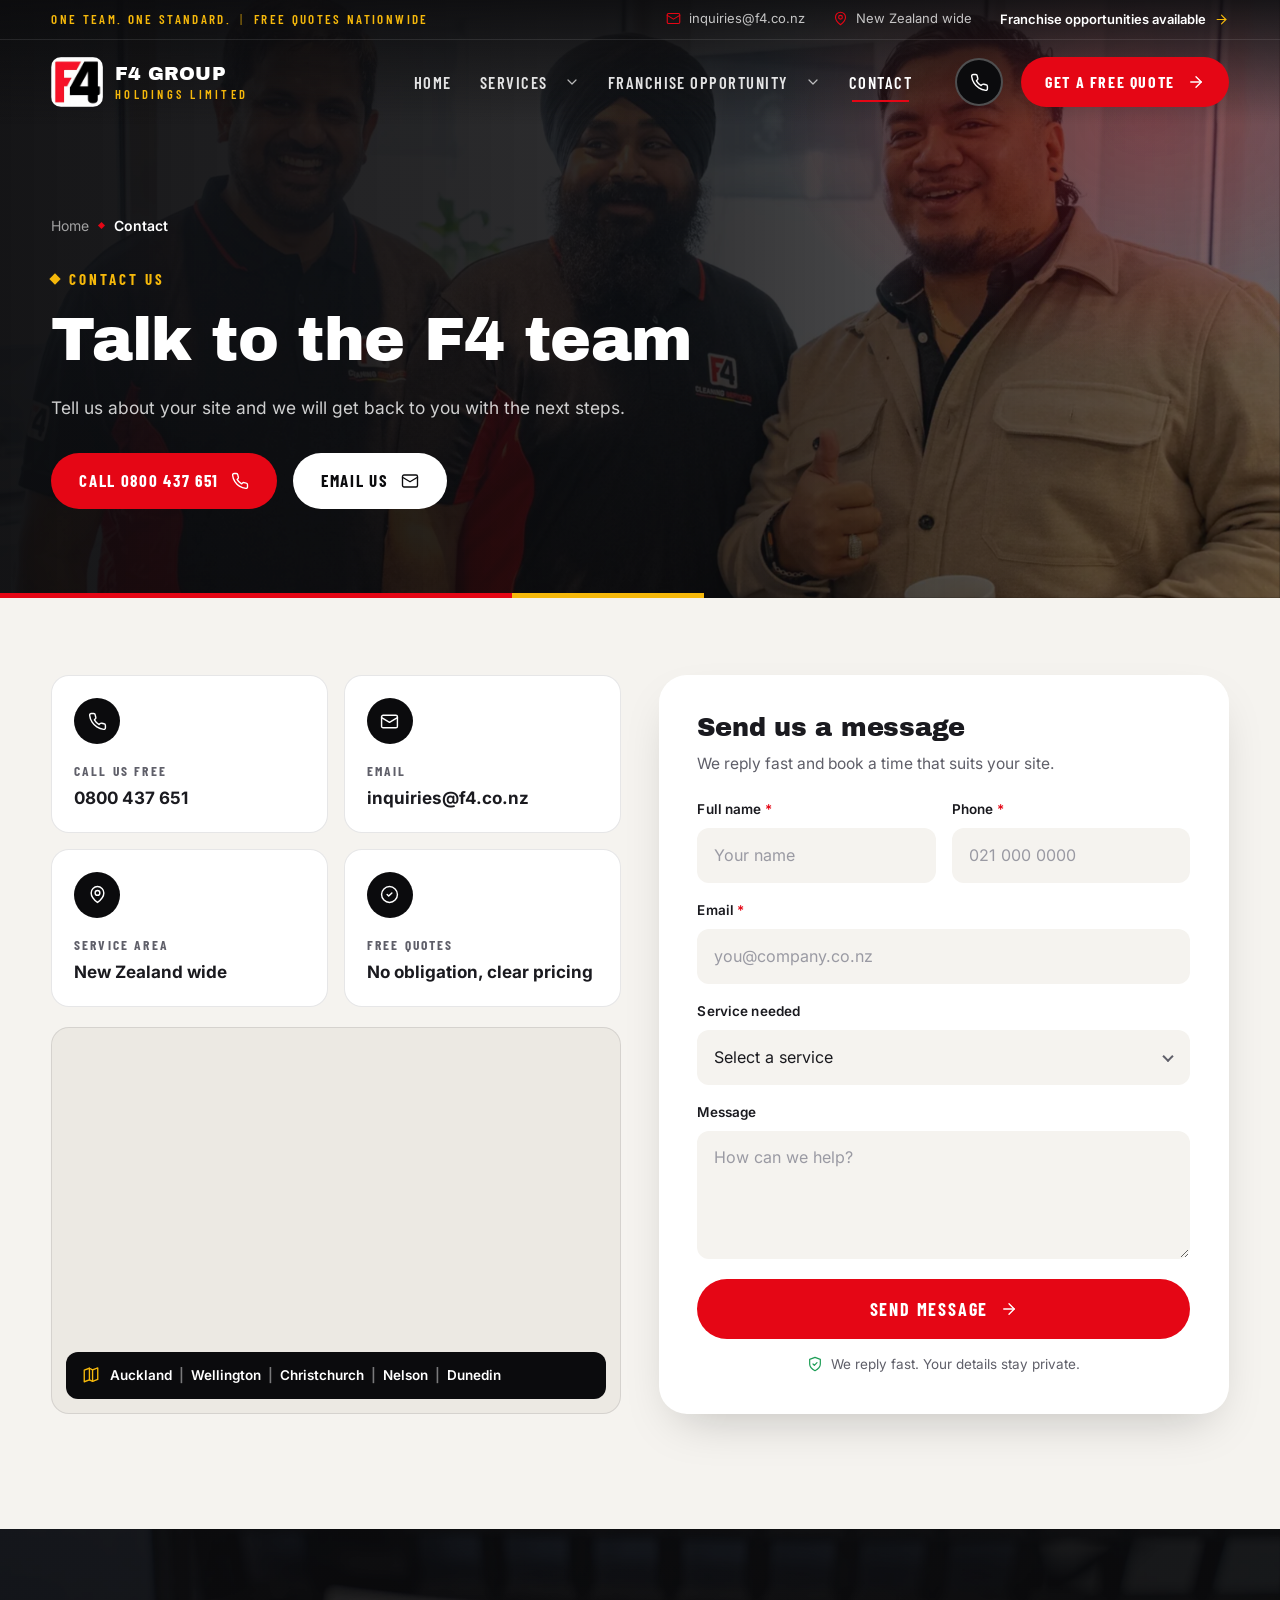
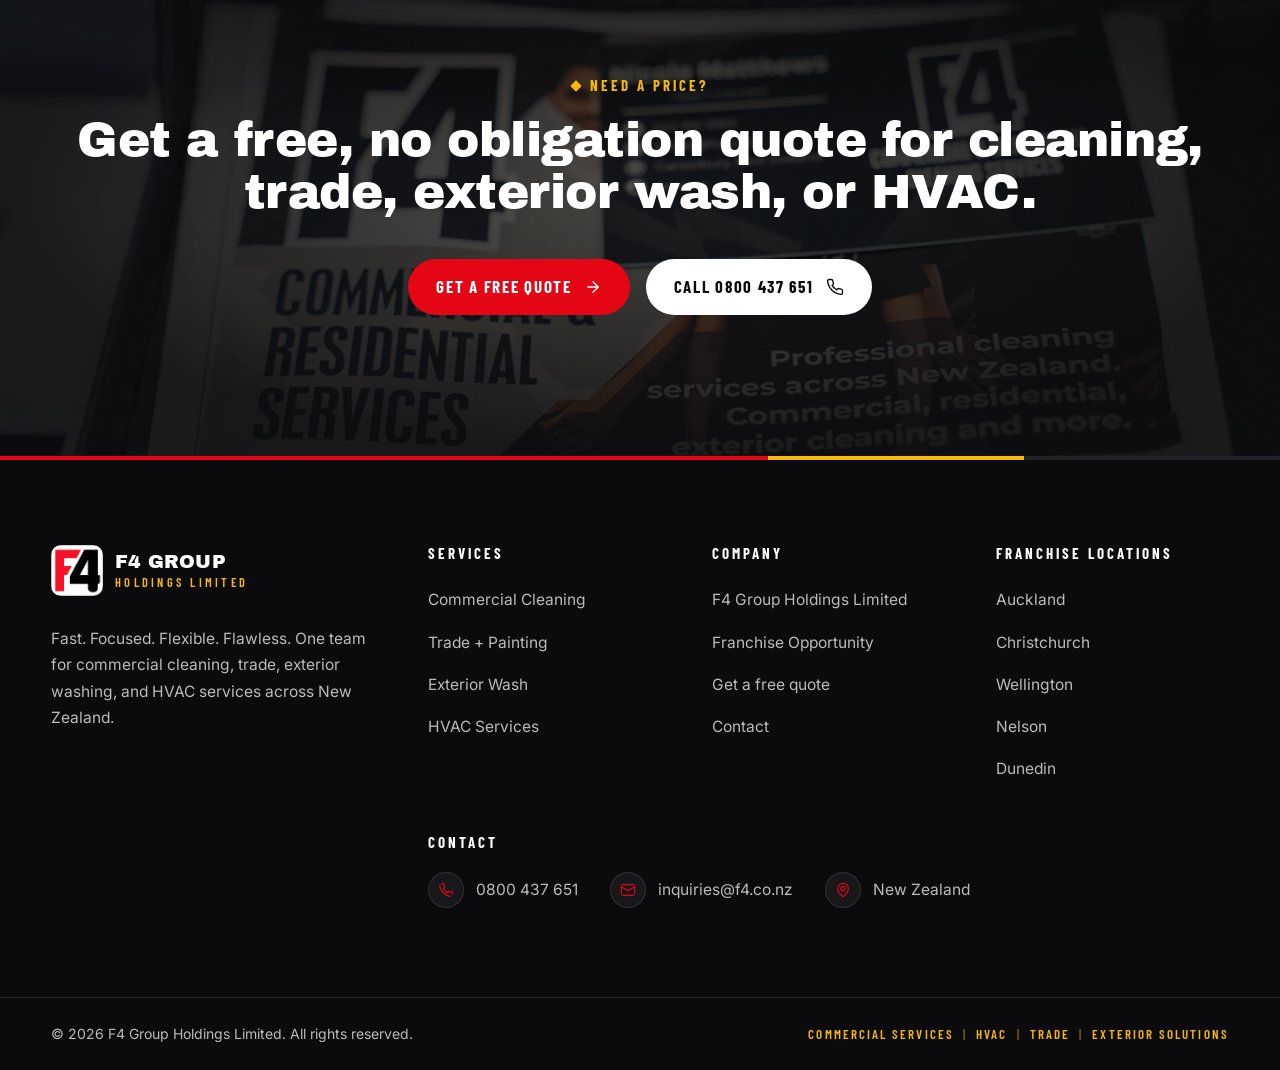
<file: docs/contact.html>
<!doctype html>
<html lang="en-US">
<head>
	<meta charset="UTF-8">
	<meta name="viewport" content="width=device-width, initial-scale=1, viewport-fit=cover">
	<title>Contact | F4 Group Holdings Limited</title>
<meta name='robots' content='noindex, nofollow' />
<script>document.documentElement.classList.add('js');</script>
<link rel="preload" href="assets/fonts/archivo-black-latin-400-normal.woff2" as="font" type="font/woff2" crossorigin>
<link rel="preload" href="assets/fonts/inter-latin-400-normal.woff2" as="font" type="font/woff2" crossorigin>
<link rel="preload" href="assets/img/hero.webp" as="image" fetchpriority="high">
<meta name="theme-color" content="#0b0b0d">
<style id='classic-theme-styles-inline-css'>
/*! This file is auto-generated */
.wp-block-button__link{color:#fff;background-color:#32373c;border-radius:9999px;box-shadow:none;text-decoration:none;padding:calc(.667em + 2px) calc(1.333em + 2px);font-size:1.125em}.wp-block-file__button{background:#32373c;color:#fff;text-decoration:none}
</style>
<style id='global-styles-inline-css'>
:root{--wp--preset--aspect-ratio--square: 1;--wp--preset--aspect-ratio--4-3: 4/3;--wp--preset--aspect-ratio--3-4: 3/4;--wp--preset--aspect-ratio--3-2: 3/2;--wp--preset--aspect-ratio--2-3: 2/3;--wp--preset--aspect-ratio--16-9: 16/9;--wp--preset--aspect-ratio--9-16: 9/16;--wp--preset--color--black: #000000;--wp--preset--color--cyan-bluish-gray: #abb8c3;--wp--preset--color--white: #ffffff;--wp--preset--color--pale-pink: #f78da7;--wp--preset--color--vivid-red: #cf2e2e;--wp--preset--color--luminous-vivid-orange: #ff6900;--wp--preset--color--luminous-vivid-amber: #fcb900;--wp--preset--color--light-green-cyan: #7bdcb5;--wp--preset--color--vivid-green-cyan: #00d084;--wp--preset--color--pale-cyan-blue: #8ed1fc;--wp--preset--color--vivid-cyan-blue: #0693e3;--wp--preset--color--vivid-purple: #9b51e0;--wp--preset--gradient--vivid-cyan-blue-to-vivid-purple: linear-gradient(135deg,rgba(6,147,227,1) 0%,rgb(155,81,224) 100%);--wp--preset--gradient--light-green-cyan-to-vivid-green-cyan: linear-gradient(135deg,rgb(122,220,180) 0%,rgb(0,208,130) 100%);--wp--preset--gradient--luminous-vivid-amber-to-luminous-vivid-orange: linear-gradient(135deg,rgba(252,185,0,1) 0%,rgba(255,105,0,1) 100%);--wp--preset--gradient--luminous-vivid-orange-to-vivid-red: linear-gradient(135deg,rgba(255,105,0,1) 0%,rgb(207,46,46) 100%);--wp--preset--gradient--very-light-gray-to-cyan-bluish-gray: linear-gradient(135deg,rgb(238,238,238) 0%,rgb(169,184,195) 100%);--wp--preset--gradient--cool-to-warm-spectrum: linear-gradient(135deg,rgb(74,234,220) 0%,rgb(151,120,209) 20%,rgb(207,42,186) 40%,rgb(238,44,130) 60%,rgb(251,105,98) 80%,rgb(254,248,76) 100%);--wp--preset--gradient--blush-light-purple: linear-gradient(135deg,rgb(255,206,236) 0%,rgb(152,150,240) 100%);--wp--preset--gradient--blush-bordeaux: linear-gradient(135deg,rgb(254,205,165) 0%,rgb(254,45,45) 50%,rgb(107,0,62) 100%);--wp--preset--gradient--luminous-dusk: linear-gradient(135deg,rgb(255,203,112) 0%,rgb(199,81,192) 50%,rgb(65,88,208) 100%);--wp--preset--gradient--pale-ocean: linear-gradient(135deg,rgb(255,245,203) 0%,rgb(182,227,212) 50%,rgb(51,167,181) 100%);--wp--preset--gradient--electric-grass: linear-gradient(135deg,rgb(202,248,128) 0%,rgb(113,206,126) 100%);--wp--preset--gradient--midnight: linear-gradient(135deg,rgb(2,3,129) 0%,rgb(40,116,252) 100%);--wp--preset--font-size--small: 13px;--wp--preset--font-size--medium: 20px;--wp--preset--font-size--large: 36px;--wp--preset--font-size--x-large: 42px;--wp--preset--spacing--20: 0.44rem;--wp--preset--spacing--30: 0.67rem;--wp--preset--spacing--40: 1rem;--wp--preset--spacing--50: 1.5rem;--wp--preset--spacing--60: 2.25rem;--wp--preset--spacing--70: 3.38rem;--wp--preset--spacing--80: 5.06rem;--wp--preset--shadow--natural: 6px 6px 9px rgba(0, 0, 0, 0.2);--wp--preset--shadow--deep: 12px 12px 50px rgba(0, 0, 0, 0.4);--wp--preset--shadow--sharp: 6px 6px 0px rgba(0, 0, 0, 0.2);--wp--preset--shadow--outlined: 6px 6px 0px -3px rgba(255, 255, 255, 1), 6px 6px rgba(0, 0, 0, 1);--wp--preset--shadow--crisp: 6px 6px 0px rgba(0, 0, 0, 1);}:where(.is-layout-flex){gap: 0.5em;}:where(.is-layout-grid){gap: 0.5em;}body .is-layout-flex{display: flex;}.is-layout-flex{flex-wrap: wrap;align-items: center;}.is-layout-flex > :is(*, div){margin: 0;}body .is-layout-grid{display: grid;}.is-layout-grid > :is(*, div){margin: 0;}:where(.wp-block-columns.is-layout-flex){gap: 2em;}:where(.wp-block-columns.is-layout-grid){gap: 2em;}:where(.wp-block-post-template.is-layout-flex){gap: 1.25em;}:where(.wp-block-post-template.is-layout-grid){gap: 1.25em;}.has-black-color{color: var(--wp--preset--color--black) !important;}.has-cyan-bluish-gray-color{color: var(--wp--preset--color--cyan-bluish-gray) !important;}.has-white-color{color: var(--wp--preset--color--white) !important;}.has-pale-pink-color{color: var(--wp--preset--color--pale-pink) !important;}.has-vivid-red-color{color: var(--wp--preset--color--vivid-red) !important;}.has-luminous-vivid-orange-color{color: var(--wp--preset--color--luminous-vivid-orange) !important;}.has-luminous-vivid-amber-color{color: var(--wp--preset--color--luminous-vivid-amber) !important;}.has-light-green-cyan-color{color: var(--wp--preset--color--light-green-cyan) !important;}.has-vivid-green-cyan-color{color: var(--wp--preset--color--vivid-green-cyan) !important;}.has-pale-cyan-blue-color{color: var(--wp--preset--color--pale-cyan-blue) !important;}.has-vivid-cyan-blue-color{color: var(--wp--preset--color--vivid-cyan-blue) !important;}.has-vivid-purple-color{color: var(--wp--preset--color--vivid-purple) !important;}.has-black-background-color{background-color: var(--wp--preset--color--black) !important;}.has-cyan-bluish-gray-background-color{background-color: var(--wp--preset--color--cyan-bluish-gray) !important;}.has-white-background-color{background-color: var(--wp--preset--color--white) !important;}.has-pale-pink-background-color{background-color: var(--wp--preset--color--pale-pink) !important;}.has-vivid-red-background-color{background-color: var(--wp--preset--color--vivid-red) !important;}.has-luminous-vivid-orange-background-color{background-color: var(--wp--preset--color--luminous-vivid-orange) !important;}.has-luminous-vivid-amber-background-color{background-color: var(--wp--preset--color--luminous-vivid-amber) !important;}.has-light-green-cyan-background-color{background-color: var(--wp--preset--color--light-green-cyan) !important;}.has-vivid-green-cyan-background-color{background-color: var(--wp--preset--color--vivid-green-cyan) !important;}.has-pale-cyan-blue-background-color{background-color: var(--wp--preset--color--pale-cyan-blue) !important;}.has-vivid-cyan-blue-background-color{background-color: var(--wp--preset--color--vivid-cyan-blue) !important;}.has-vivid-purple-background-color{background-color: var(--wp--preset--color--vivid-purple) !important;}.has-black-border-color{border-color: var(--wp--preset--color--black) !important;}.has-cyan-bluish-gray-border-color{border-color: var(--wp--preset--color--cyan-bluish-gray) !important;}.has-white-border-color{border-color: var(--wp--preset--color--white) !important;}.has-pale-pink-border-color{border-color: var(--wp--preset--color--pale-pink) !important;}.has-vivid-red-border-color{border-color: var(--wp--preset--color--vivid-red) !important;}.has-luminous-vivid-orange-border-color{border-color: var(--wp--preset--color--luminous-vivid-orange) !important;}.has-luminous-vivid-amber-border-color{border-color: var(--wp--preset--color--luminous-vivid-amber) !important;}.has-light-green-cyan-border-color{border-color: var(--wp--preset--color--light-green-cyan) !important;}.has-vivid-green-cyan-border-color{border-color: var(--wp--preset--color--vivid-green-cyan) !important;}.has-pale-cyan-blue-border-color{border-color: var(--wp--preset--color--pale-cyan-blue) !important;}.has-vivid-cyan-blue-border-color{border-color: var(--wp--preset--color--vivid-cyan-blue) !important;}.has-vivid-purple-border-color{border-color: var(--wp--preset--color--vivid-purple) !important;}.has-vivid-cyan-blue-to-vivid-purple-gradient-background{background: var(--wp--preset--gradient--vivid-cyan-blue-to-vivid-purple) !important;}.has-light-green-cyan-to-vivid-green-cyan-gradient-background{background: var(--wp--preset--gradient--light-green-cyan-to-vivid-green-cyan) !important;}.has-luminous-vivid-amber-to-luminous-vivid-orange-gradient-background{background: var(--wp--preset--gradient--luminous-vivid-amber-to-luminous-vivid-orange) !important;}.has-luminous-vivid-orange-to-vivid-red-gradient-background{background: var(--wp--preset--gradient--luminous-vivid-orange-to-vivid-red) !important;}.has-very-light-gray-to-cyan-bluish-gray-gradient-background{background: var(--wp--preset--gradient--very-light-gray-to-cyan-bluish-gray) !important;}.has-cool-to-warm-spectrum-gradient-background{background: var(--wp--preset--gradient--cool-to-warm-spectrum) !important;}.has-blush-light-purple-gradient-background{background: var(--wp--preset--gradient--blush-light-purple) !important;}.has-blush-bordeaux-gradient-background{background: var(--wp--preset--gradient--blush-bordeaux) !important;}.has-luminous-dusk-gradient-background{background: var(--wp--preset--gradient--luminous-dusk) !important;}.has-pale-ocean-gradient-background{background: var(--wp--preset--gradient--pale-ocean) !important;}.has-electric-grass-gradient-background{background: var(--wp--preset--gradient--electric-grass) !important;}.has-midnight-gradient-background{background: var(--wp--preset--gradient--midnight) !important;}.has-small-font-size{font-size: var(--wp--preset--font-size--small) !important;}.has-medium-font-size{font-size: var(--wp--preset--font-size--medium) !important;}.has-large-font-size{font-size: var(--wp--preset--font-size--large) !important;}.has-x-large-font-size{font-size: var(--wp--preset--font-size--x-large) !important;}
:where(.wp-block-post-template.is-layout-flex){gap: 1.25em;}:where(.wp-block-post-template.is-layout-grid){gap: 1.25em;}
:where(.wp-block-columns.is-layout-flex){gap: 2em;}:where(.wp-block-columns.is-layout-grid){gap: 2em;}
:root :where(.wp-block-pullquote){font-size: 1.5em;line-height: 1.6;}
</style>
<link rel='stylesheet' id='f4-main-css' href='assets/css/main.css' media='all' />
<style>
html { color-scheme: light; }
.map-static { position: absolute; inset: 0; display: grid; place-items: center; text-align: center; padding: 24px 24px 80px;
  background: radial-gradient(circle at 30% 40%, rgba(229,6,21,.12), transparent 60%), repeating-linear-gradient(0deg, #e8e5df 0 1px, transparent 1px 40px), repeating-linear-gradient(90deg, #e8e5df 0 1px, transparent 1px 40px), #f1eee9; color: #1a1a1f; }
.map-static__inner { display: grid; gap: 6px; max-width: 320px; }
.map-static strong { font-family: "Archivo Black", sans-serif; font-weight: 400; font-size: 20px; }
.map-static span span, .map-static__inner > span { font-size: 14px; color: #5f5f69; }
</style>
</head>
<body class="page-template page-template-page-templates page-template-template-contact page-template-page-templatestemplate-contact-php page page-id-18 wp-embed-responsive is-inner">
<a class="skip-link" href="#main">Skip to content</a>
<div class="scroll-progress" aria-hidden="true"><span></span></div>

<header class="site-header" data-header>
	<div class="topbar">
		<div class="container topbar__inner">
			<p class="topbar__tag">One team. One standard. <i>|</i> Free quotes nationwide</p>
			<ul class="topbar__links">
				<li><a href="mailto:inquiries@f4.co.nz"><svg class="icon icon-mail " width="24" height="24" viewBox="0 0 24 24" fill="none" stroke="currentColor" stroke-width="1.8" stroke-linecap="round" stroke-linejoin="round" aria-hidden="true" focusable="false"><rect x="2" y="4" width="20" height="16" rx="2"/><path d="m22 7-10 6L2 7"/></svg><span>inquiries@f4.co.nz</span></a></li>
				<li><span><svg class="icon icon-pin " width="24" height="24" viewBox="0 0 24 24" fill="none" stroke="currentColor" stroke-width="1.8" stroke-linecap="round" stroke-linejoin="round" aria-hidden="true" focusable="false"><path d="M20 10c0 6-8 12-8 12s-8-6-8-12a8 8 0 0 1 16 0z"/><circle cx="12" cy="10" r="3"/></svg>New Zealand wide</span></li>
				<li><a class="topbar__franchise" href="franchise-opportunity.html">Franchise opportunities available <svg class="icon icon-arrow-right " width="24" height="24" viewBox="0 0 24 24" fill="none" stroke="currentColor" stroke-width="1.8" stroke-linecap="round" stroke-linejoin="round" aria-hidden="true" focusable="false"><path d="M5 12h14"/><path d="m12 5 7 7-7 7"/></svg></a></li>
			</ul>
		</div>
	</div>

	<div class="container header-main">
		<a class="brand" href="index.html" aria-label="F4 Group Holdings Limited home">
			<img class="brand__logo" src="assets/img/logo.png" alt="F4 Group Holdings Limited" width="120" height="116">			<span class="brand__text"><strong>F4 Group</strong><small>Holdings Limited</small></span>
		</a>

		<nav class="primary-nav" id="primary-nav" aria-label="Primary" data-nav>
			<div class="primary-nav__head">
				<span class="eyebrow eyebrow--gold">Menu</span>
				<button class="nav-close" type="button" aria-label="Close menu" data-nav-close><svg class="icon icon-close " width="24" height="24" viewBox="0 0 24 24" fill="none" stroke="currentColor" stroke-width="1.8" stroke-linecap="round" stroke-linejoin="round" aria-hidden="true" focusable="false"><path d="M18 6 6 18"/><path d="m6 6 12 12"/></svg></button>
			</div>
			<ul id="menu-f4-primary" class="menu"><li id="menu-item-20" class="menu-item menu-item-type-post_type menu-item-object-page menu-item-home menu-item-20"><a href="index.html">Home</a></li>
<li id="menu-item-21" class="menu-item menu-item-type-post_type menu-item-object-page menu-item-has-children menu-item-21"><a href="f4-group.html">Services</a><button class="submenu-toggle" type="button" aria-expanded="false" aria-label="Show Services submenu"><svg class="icon icon-chevron-down " width="24" height="24" viewBox="0 0 24 24" fill="none" stroke="currentColor" stroke-width="1.8" stroke-linecap="round" stroke-linejoin="round" aria-hidden="true" focusable="false"><path d="m6 9 6 6 6-6"/></svg></button>
<ul class="sub-menu">
	<li id="menu-item-22" class="menu-item menu-item-type-post_type menu-item-object-page menu-item-22"><a href="services-commercial-cleaning.html">Commercial Cleaning</a></li>
	<li id="menu-item-23" class="menu-item menu-item-type-post_type menu-item-object-page menu-item-23"><a href="services-trade-painting.html">Trade + Painting</a></li>
	<li id="menu-item-24" class="menu-item menu-item-type-post_type menu-item-object-page menu-item-24"><a href="services-exterior-wash.html">Exterior Wash</a></li>
	<li id="menu-item-25" class="menu-item menu-item-type-post_type menu-item-object-page menu-item-25"><a href="services-hvac-services.html">HVAC Services</a></li>
</ul>
</li>
<li id="menu-item-26" class="menu-item menu-item-type-post_type menu-item-object-page menu-item-has-children menu-item-26"><a href="franchise-opportunity.html">Franchise Opportunity</a><button class="submenu-toggle" type="button" aria-expanded="false" aria-label="Show Franchise Opportunity submenu"><svg class="icon icon-chevron-down " width="24" height="24" viewBox="0 0 24 24" fill="none" stroke="currentColor" stroke-width="1.8" stroke-linecap="round" stroke-linejoin="round" aria-hidden="true" focusable="false"><path d="m6 9 6 6 6-6"/></svg></button>
<ul class="sub-menu">
	<li id="menu-item-27" class="menu-item menu-item-type-post_type menu-item-object-page menu-item-27"><a href="franchise-auckland.html">Auckland</a></li>
	<li id="menu-item-28" class="menu-item menu-item-type-post_type menu-item-object-page menu-item-28"><a href="franchise-christchurch.html">Christchurch</a></li>
	<li id="menu-item-29" class="menu-item menu-item-type-post_type menu-item-object-page menu-item-29"><a href="franchise-wellington.html">Wellington</a></li>
	<li id="menu-item-30" class="menu-item menu-item-type-post_type menu-item-object-page menu-item-30"><a href="franchise-nelson.html">Nelson</a></li>
	<li id="menu-item-31" class="menu-item menu-item-type-post_type menu-item-object-page menu-item-31"><a href="franchise-dunedin.html">Dunedin</a></li>
</ul>
</li>
<li id="menu-item-32" class="menu-item menu-item-type-post_type menu-item-object-page current-menu-item page_item page-item-18 current_page_item menu-item-32"><a href="contact.html" aria-current="page">Contact</a></li>
</ul>			<div class="primary-nav__foot">
				<a class="btn btn--red" href="quote.html" ><span>Get a free quote</span><svg class="icon icon-arrow-right " width="24" height="24" viewBox="0 0 24 24" fill="none" stroke="currentColor" stroke-width="1.8" stroke-linecap="round" stroke-linejoin="round" aria-hidden="true" focusable="false"><path d="M5 12h14"/><path d="m12 5 7 7-7 7"/></svg></a>				<a class="nav-contact" href="tel:0800437651"><svg class="icon icon-phone " width="24" height="24" viewBox="0 0 24 24" fill="none" stroke="currentColor" stroke-width="1.8" stroke-linecap="round" stroke-linejoin="round" aria-hidden="true" focusable="false"><path d="M22 16.92v3a2 2 0 0 1-2.18 2 19.8 19.8 0 0 1-8.63-3.07 19.5 19.5 0 0 1-6-6A19.8 19.8 0 0 1 2.12 4.18 2 2 0 0 1 4.11 2h3a2 2 0 0 1 2 1.72c.13.96.36 1.9.7 2.81a2 2 0 0 1-.45 2.11L8.09 9.91a16 16 0 0 0 6 6l1.27-1.27a2 2 0 0 1 2.11-.45c.91.34 1.85.57 2.81.7A2 2 0 0 1 22 16.92z"/></svg><span>0800 437 651</span></a>
				<a class="nav-contact" href="mailto:inquiries@f4.co.nz"><svg class="icon icon-mail " width="24" height="24" viewBox="0 0 24 24" fill="none" stroke="currentColor" stroke-width="1.8" stroke-linecap="round" stroke-linejoin="round" aria-hidden="true" focusable="false"><rect x="2" y="4" width="20" height="16" rx="2"/><path d="m22 7-10 6L2 7"/></svg><span>inquiries@f4.co.nz</span></a>
			</div>
		</nav>

		<div class="header-actions">
			<a class="header-call" href="tel:0800437651" aria-label="Call 0800 437 651">
				<span class="call-circle"><svg class="icon icon-phone " width="24" height="24" viewBox="0 0 24 24" fill="none" stroke="currentColor" stroke-width="1.8" stroke-linecap="round" stroke-linejoin="round" aria-hidden="true" focusable="false"><path d="M22 16.92v3a2 2 0 0 1-2.18 2 19.8 19.8 0 0 1-8.63-3.07 19.5 19.5 0 0 1-6-6A19.8 19.8 0 0 1 2.12 4.18 2 2 0 0 1 4.11 2h3a2 2 0 0 1 2 1.72c.13.96.36 1.9.7 2.81a2 2 0 0 1-.45 2.11L8.09 9.91a16 16 0 0 0 6 6l1.27-1.27a2 2 0 0 1 2.11-.45c.91.34 1.85.57 2.81.7A2 2 0 0 1 22 16.92z"/></svg></span>
				<span class="header-call__text"><small>Call us free</small><strong>0800 437 651</strong></span>
			</a>
			<a class="btn btn--red" href="quote.html" data-cta="header"><span>Get a free quote</span><svg class="icon icon-arrow-right " width="24" height="24" viewBox="0 0 24 24" fill="none" stroke="currentColor" stroke-width="1.8" stroke-linecap="round" stroke-linejoin="round" aria-hidden="true" focusable="false"><path d="M5 12h14"/><path d="m12 5 7 7-7 7"/></svg></a>			<button class="nav-toggle" type="button" aria-controls="primary-nav" aria-expanded="false" aria-label="Open menu" data-nav-toggle>
				<span></span><span></span><span></span>
			</button>
		</div>
	</div>
</header>
<div class="nav-overlay" data-nav-close aria-hidden="true"></div>

<main id="main" class="site-main">
<section class="page-hero page-hero--simple">
	<div class="page-hero__media" aria-hidden="true">
		<img src="assets/img/one-team.webp" alt="" fetchpriority="high">
	</div>
	<div class="container">
		<nav class="breadcrumbs" aria-label="Breadcrumb"><ol><li><a href="index.html">Home</a></li><li aria-current="page">Contact</li></ol></nav>		<div class="page-hero__inner">
			<div class="page-hero__content">
									<span class="eyebrow eyebrow--gold">Contact us</span>
								<h1 class="page-hero__title">Talk to the F4 team</h1>
									<p class="page-hero__lead">Tell us about your site and we will get back to you with the next steps.</p>
													<div class="btn-row">
						<a class="btn btn--red" href="tel:0800437651" ><span>Call 0800 437 651</span><svg class="icon icon-phone " width="24" height="24" viewBox="0 0 24 24" fill="none" stroke="currentColor" stroke-width="1.8" stroke-linecap="round" stroke-linejoin="round" aria-hidden="true" focusable="false"><path d="M22 16.92v3a2 2 0 0 1-2.18 2 19.8 19.8 0 0 1-8.63-3.07 19.5 19.5 0 0 1-6-6A19.8 19.8 0 0 1 2.12 4.18 2 2 0 0 1 4.11 2h3a2 2 0 0 1 2 1.72c.13.96.36 1.9.7 2.81a2 2 0 0 1-.45 2.11L8.09 9.91a16 16 0 0 0 6 6l1.27-1.27a2 2 0 0 1 2.11-.45c.91.34 1.85.57 2.81.7A2 2 0 0 1 22 16.92z"/></svg></a><a class="btn btn--white" href="mailto:inquiries@f4.co.nz" ><span>Email us</span><svg class="icon icon-mail " width="24" height="24" viewBox="0 0 24 24" fill="none" stroke="currentColor" stroke-width="1.8" stroke-linecap="round" stroke-linejoin="round" aria-hidden="true" focusable="false"><rect x="2" y="4" width="20" height="16" rx="2"/><path d="m22 7-10 6L2 7"/></svg></a>					</div>
							</div>
					</div>
	</div>
</section>
<section class="section contact-section contact-section--main" id="contact-us">
	<div class="container">
		
		<div class="contact-grid">
			<div class="contact-info" data-reveal="left">
				<div class="info-cards">
					<a class="info-card" href="tel:0800437651">
						<span class="info-card__icon"><svg class="icon icon-phone " width="24" height="24" viewBox="0 0 24 24" fill="none" stroke="currentColor" stroke-width="1.8" stroke-linecap="round" stroke-linejoin="round" aria-hidden="true" focusable="false"><path d="M22 16.92v3a2 2 0 0 1-2.18 2 19.8 19.8 0 0 1-8.63-3.07 19.5 19.5 0 0 1-6-6A19.8 19.8 0 0 1 2.12 4.18 2 2 0 0 1 4.11 2h3a2 2 0 0 1 2 1.72c.13.96.36 1.9.7 2.81a2 2 0 0 1-.45 2.11L8.09 9.91a16 16 0 0 0 6 6l1.27-1.27a2 2 0 0 1 2.11-.45c.91.34 1.85.57 2.81.7A2 2 0 0 1 22 16.92z"/></svg></span>
						<span class="info-card__label">Call us free</span>
						<strong class="info-card__value">0800 437 651</strong>
					</a>
					<a class="info-card" href="mailto:inquiries@f4.co.nz">
						<span class="info-card__icon"><svg class="icon icon-mail " width="24" height="24" viewBox="0 0 24 24" fill="none" stroke="currentColor" stroke-width="1.8" stroke-linecap="round" stroke-linejoin="round" aria-hidden="true" focusable="false"><rect x="2" y="4" width="20" height="16" rx="2"/><path d="m22 7-10 6L2 7"/></svg></span>
						<span class="info-card__label">Email</span>
						<strong class="info-card__value">inquiries@f4.co.nz</strong>
					</a>
					<div class="info-card">
						<span class="info-card__icon"><svg class="icon icon-pin " width="24" height="24" viewBox="0 0 24 24" fill="none" stroke="currentColor" stroke-width="1.8" stroke-linecap="round" stroke-linejoin="round" aria-hidden="true" focusable="false"><path d="M20 10c0 6-8 12-8 12s-8-6-8-12a8 8 0 0 1 16 0z"/><circle cx="12" cy="10" r="3"/></svg></span>
						<span class="info-card__label">Service area</span>
						<strong class="info-card__value">New Zealand wide</strong>
					</div>
										<a class="info-card" href="quote.html">
						<span class="info-card__icon"><svg class="icon icon-check-circle " width="24" height="24" viewBox="0 0 24 24" fill="none" stroke="currentColor" stroke-width="1.8" stroke-linecap="round" stroke-linejoin="round" aria-hidden="true" focusable="false"><circle cx="12" cy="12" r="10"/><path d="m9 12 2 2 4-4"/></svg></span>
						<span class="info-card__label">Free quotes</span>
						<strong class="info-card__value">No obligation, clear pricing</strong>
					</a>
									</div>
				<div class="map-wrap">
					<iframe title="F4 Group Holdings Limited service area map" src="https://maps.google.com/maps?q=New%20Zealand&#038;z=5&#038;output=embed" loading="lazy" referrerpolicy="no-referrer-when-downgrade" allowfullscreen></iframe>
					<div class="map-badge"><svg class="icon icon-map " width="24" height="24" viewBox="0 0 24 24" fill="none" stroke="currentColor" stroke-width="1.8" stroke-linecap="round" stroke-linejoin="round" aria-hidden="true" focusable="false"><path d="M14.1 5.1 9.9 3 3 5.6v15.4l6.9-2.6 4.2 2.1 6.9-2.6V2.5z"/><path d="M9.9 3v15.4"/><path d="M14.1 5.1v15.4"/></svg><span>Auckland <i>|</i> Wellington <i>|</i> Christchurch <i>|</i> Nelson <i>|</i> Dunedin</span></div>
				</div>
			</div>

			<div class="form-card" data-reveal="right">
				<div class="form-card__head">
					<h3 class="h3">Send us a message</h3>
					<p>We reply fast and book a time that suits your site.</p>
				</div>
					<form id="f4-form-contact-1" class="f4-form f4-form--contact" action="#" method="post" novalidate>
		
		<input type="hidden" name="action" value="f4_form">
		<input type="hidden" name="f4_type" value="contact">
		<input type="hidden" name="f4_id" value="f4-form-contact-1">
		<input type="hidden" name="f4_ref" value="contact.html">
		<input type="hidden" id="f4_nonce" name="f4_nonce" value="ca314bc2db" /><input type="hidden" name="_wp_http_referer" value="/contact/" />		<div class="hp-field" aria-hidden="true"><label>Leave this empty <input type="text" name="f4_website" tabindex="-1" autocomplete="off"></label></div>

		<div class="form-grid">
			<div class="field">
				<label for="f4-form-contact-1-name">Full name <span class="req">*</span></label>
				<input id="f4-form-contact-1-name" type="text" name="f4_name" autocomplete="name" required placeholder="Your name">
			</div>
			<div class="field">
				<label for="f4-form-contact-1-phone">Phone <span class="req">*</span></label>
				<input id="f4-form-contact-1-phone" type="tel" name="f4_phone" autocomplete="tel" required placeholder="021 000 0000">
			</div>
			<div class="field field--full">
				<label for="f4-form-contact-1-email">Email <span class="req">*</span></label>
				<input id="f4-form-contact-1-email" type="email" name="f4_email" autocomplete="email" required placeholder="you@company.co.nz">
			</div>

							<div class="field field--full">
					<label for="f4-form-contact-1-service">Service needed</label>
					<div class="select-wrap">
						<select id="f4-form-contact-1-service" name="f4_service" data-service-select>
							<option value="">Select a service</option>
															<option value="Commercial Cleaning" data-slug="commercial-cleaning" >Commercial Cleaning</option>
															<option value="Trade + Painting" data-slug="trade-painting" >Trade + Painting</option>
															<option value="Exterior Wash" data-slug="exterior-wash" >Exterior Wash</option>
															<option value="HVAC Services" data-slug="hvac-services" >HVAC Services</option>
														<option value="Multiple Services" data-slug="multiple">Multiple services</option>
							<option value="Franchise enquiry" data-slug="franchise">Franchise enquiry</option>
						</select>
					</div>
				</div>
			
			<div class="field field--full">
				<label for="f4-form-contact-1-message">Message</label>
				<textarea id="f4-form-contact-1-message" name="f4_message" rows="4" placeholder="How can we help?"></textarea>
			</div>

					</div>

		<button type="submit" class="btn btn--red btn--block btn--lg">
			<span>Send message</span><svg class="icon icon-arrow-right " width="24" height="24" viewBox="0 0 24 24" fill="none" stroke="currentColor" stroke-width="1.8" stroke-linecap="round" stroke-linejoin="round" aria-hidden="true" focusable="false"><path d="M5 12h14"/><path d="m12 5 7 7-7 7"/></svg>		</button>
		<p class="form-foot"><svg class="icon icon-shield " width="24" height="24" viewBox="0 0 24 24" fill="none" stroke="currentColor" stroke-width="1.8" stroke-linecap="round" stroke-linejoin="round" aria-hidden="true" focusable="false"><path d="M12 22s8-4 8-10V5l-8-3-8 3v7c0 6 8 10 8 10z"/><path d="m9 12 2 2 4-4"/></svg> <span>We reply fast. Your details stay private.</span></p>
	</form>
				</div>
		</div>
	</div>
</section>
<section class="cta-band">
	<div class="cta-band__bg" aria-hidden="true">
		<img src="assets/img/ready.webp" alt="" loading="lazy" data-parallax="0.1">
	</div>
	<div class="container cta-band__inner" data-reveal="zoom">
		<span class="eyebrow eyebrow--gold">Need a price?</span>		<h2 class="h2">Get a free, no obligation quote for cleaning, trade, exterior wash, or HVAC.</h2>
		<div class="btn-row btn-row--center">
			<a class="btn btn--red" href="quote.html" ><span>Get a free quote</span><svg class="icon icon-arrow-right " width="24" height="24" viewBox="0 0 24 24" fill="none" stroke="currentColor" stroke-width="1.8" stroke-linecap="round" stroke-linejoin="round" aria-hidden="true" focusable="false"><path d="M5 12h14"/><path d="m12 5 7 7-7 7"/></svg></a>			<a class="btn btn--white" href="tel:0800437651" ><span>Call 0800 437 651</span><svg class="icon icon-phone " width="24" height="24" viewBox="0 0 24 24" fill="none" stroke="currentColor" stroke-width="1.8" stroke-linecap="round" stroke-linejoin="round" aria-hidden="true" focusable="false"><path d="M22 16.92v3a2 2 0 0 1-2.18 2 19.8 19.8 0 0 1-8.63-3.07 19.5 19.5 0 0 1-6-6A19.8 19.8 0 0 1 2.12 4.18 2 2 0 0 1 4.11 2h3a2 2 0 0 1 2 1.72c.13.96.36 1.9.7 2.81a2 2 0 0 1-.45 2.11L8.09 9.91a16 16 0 0 0 6 6l1.27-1.27a2 2 0 0 1 2.11-.45c.91.34 1.85.57 2.81.7A2 2 0 0 1 22 16.92z"/></svg></a>		</div>
	</div>
</section>
</main>

<footer class="site-footer">
	<div class="container footer-main">
		<div class="footer-brand">
			<a class="brand brand--footer" href="index.html">
				<img class="brand__logo" src="assets/img/logo.png" alt="F4 Group Holdings Limited" width="120" height="116" loading="lazy">
				<span class="brand__text"><strong>F4 Group</strong><small>Holdings Limited</small></span>
			</a>
			<p>Fast. Focused. Flexible. Flawless. One team for commercial cleaning, trade, exterior washing, and HVAC services across New Zealand.</p>
					</div>

		<div class="footer-col">
			<h2 class="footer-title">Services</h2>
			<ul class="footer-links"><li><a href="services-commercial-cleaning.html">Commercial Cleaning</a></li><li><a href="services-trade-painting.html">Trade + Painting</a></li><li><a href="services-exterior-wash.html">Exterior Wash</a></li><li><a href="services-hvac-services.html">HVAC Services</a></li></ul>		</div>

		<div class="footer-col">
			<h2 class="footer-title">Company</h2>
			<ul class="footer-links"><li><a href="f4-group.html">F4 Group Holdings Limited</a></li><li><a href="franchise-opportunity.html">Franchise Opportunity</a></li><li><a href="quote.html">Get a free quote</a></li><li><a href="contact.html">Contact</a></li></ul>		</div>

		<div class="footer-col">
			<h2 class="footer-title">Franchise locations</h2>
			<ul class="footer-links">
									<li><a href="franchise-auckland.html">Auckland</a></li>
									<li><a href="franchise-christchurch.html">Christchurch</a></li>
									<li><a href="franchise-wellington.html">Wellington</a></li>
									<li><a href="franchise-nelson.html">Nelson</a></li>
									<li><a href="franchise-dunedin.html">Dunedin</a></li>
							</ul>
		</div>

		<div class="footer-col footer-col--contact">
			<h2 class="footer-title">Contact</h2>
			<ul class="footer-contact">
				<li><a href="tel:0800437651"><svg class="icon icon-phone " width="24" height="24" viewBox="0 0 24 24" fill="none" stroke="currentColor" stroke-width="1.8" stroke-linecap="round" stroke-linejoin="round" aria-hidden="true" focusable="false"><path d="M22 16.92v3a2 2 0 0 1-2.18 2 19.8 19.8 0 0 1-8.63-3.07 19.5 19.5 0 0 1-6-6A19.8 19.8 0 0 1 2.12 4.18 2 2 0 0 1 4.11 2h3a2 2 0 0 1 2 1.72c.13.96.36 1.9.7 2.81a2 2 0 0 1-.45 2.11L8.09 9.91a16 16 0 0 0 6 6l1.27-1.27a2 2 0 0 1 2.11-.45c.91.34 1.85.57 2.81.7A2 2 0 0 1 22 16.92z"/></svg><span>0800 437 651</span></a></li>
				<li><a href="mailto:inquiries@f4.co.nz"><svg class="icon icon-mail " width="24" height="24" viewBox="0 0 24 24" fill="none" stroke="currentColor" stroke-width="1.8" stroke-linecap="round" stroke-linejoin="round" aria-hidden="true" focusable="false"><rect x="2" y="4" width="20" height="16" rx="2"/><path d="m22 7-10 6L2 7"/></svg><span>inquiries@f4.co.nz</span></a></li>
				<li><span class="footer-contact__static"><svg class="icon icon-pin " width="24" height="24" viewBox="0 0 24 24" fill="none" stroke="currentColor" stroke-width="1.8" stroke-linecap="round" stroke-linejoin="round" aria-hidden="true" focusable="false"><path d="M20 10c0 6-8 12-8 12s-8-6-8-12a8 8 0 0 1 16 0z"/><circle cx="12" cy="10" r="3"/></svg><span>New Zealand</span></span></li>
			</ul>
		</div>
	</div>

	<div class="footer-bottom">
		<div class="container footer-bottom__inner">
			<p>&copy; 2026 F4 Group Holdings Limited. All rights reserved.</p>
			<p class="footer-bottom__tag">Commercial Services <i>|</i> HVAC <i>|</i> Trade <i>|</i> Exterior Solutions</p>
		</div>
	</div>
</footer>

<a class="mobile-call" href="tel:0800437651" data-mobile-call>
	<span class="mobile-call__icon"><svg class="icon icon-phone " width="24" height="24" viewBox="0 0 24 24" fill="none" stroke="currentColor" stroke-width="1.8" stroke-linecap="round" stroke-linejoin="round" aria-hidden="true" focusable="false"><path d="M22 16.92v3a2 2 0 0 1-2.18 2 19.8 19.8 0 0 1-8.63-3.07 19.5 19.5 0 0 1-6-6A19.8 19.8 0 0 1 2.12 4.18 2 2 0 0 1 4.11 2h3a2 2 0 0 1 2 1.72c.13.96.36 1.9.7 2.81a2 2 0 0 1-.45 2.11L8.09 9.91a16 16 0 0 0 6 6l1.27-1.27a2 2 0 0 1 2.11-.45c.91.34 1.85.57 2.81.7A2 2 0 0 1 22 16.92z"/></svg></span>
	<span>Call now</span>
</a>

<button class="to-top" type="button" aria-label="Scroll to top" data-to-top>
	<svg class="to-top__ring" viewBox="0 0 48 48" aria-hidden="true"><circle cx="24" cy="24" r="22"></circle></svg>
	<svg class="icon icon-arrow-up " width="24" height="24" viewBox="0 0 24 24" fill="none" stroke="currentColor" stroke-width="1.8" stroke-linecap="round" stroke-linejoin="round" aria-hidden="true" focusable="false"><path d="m5 12 7-7 7 7"/><path d="M12 19V5"/></svg></button>

<script src="assets/js/main.js" id="f4-main-js" defer data-wp-strategy="defer"></script>

<script>
/* Preview only: forms show a confirmation instead of submitting, and the map links out. */
document.addEventListener('submit', function (e) {
  if (e.defaultPrevented) return;
  e.preventDefault();
  var form = e.target;
  var old = form.querySelector('.form-notice'); if (old) old.remove();
  var n = document.createElement('div');
  n.className = 'form-notice form-notice--success';
  n.setAttribute('role', 'status');
  n.textContent = 'Demo site: on the live WordPress site this form emails the F4 team. Nothing was sent.';
  form.insertBefore(n, form.firstChild);
  var btn = form.querySelector('button[type=submit]');
  if (btn) { btn.removeAttribute('disabled'); var s = btn.querySelector('span'); if (s) s.textContent = 'Sent (demo)'; }
  n.scrollIntoView({ behavior: 'smooth', block: 'center' });
});
</script>

</body>
</html>
</file>
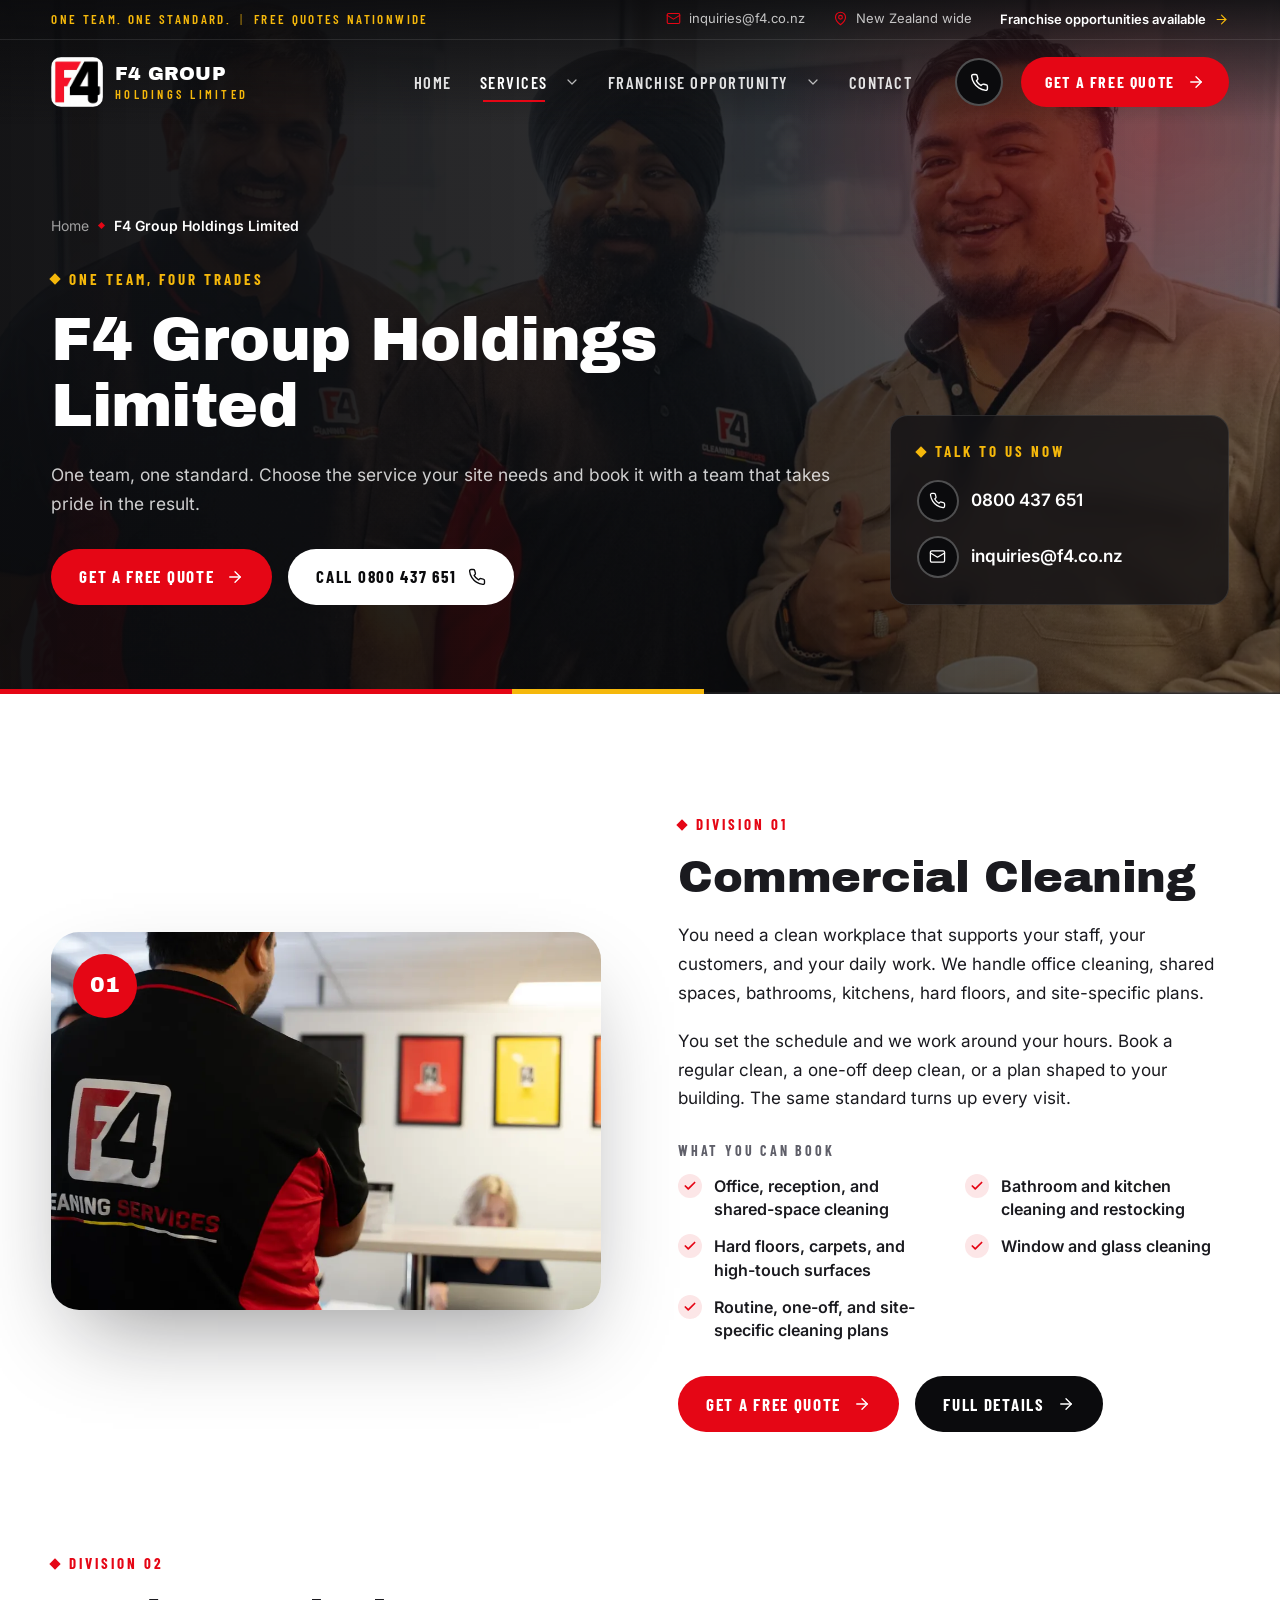
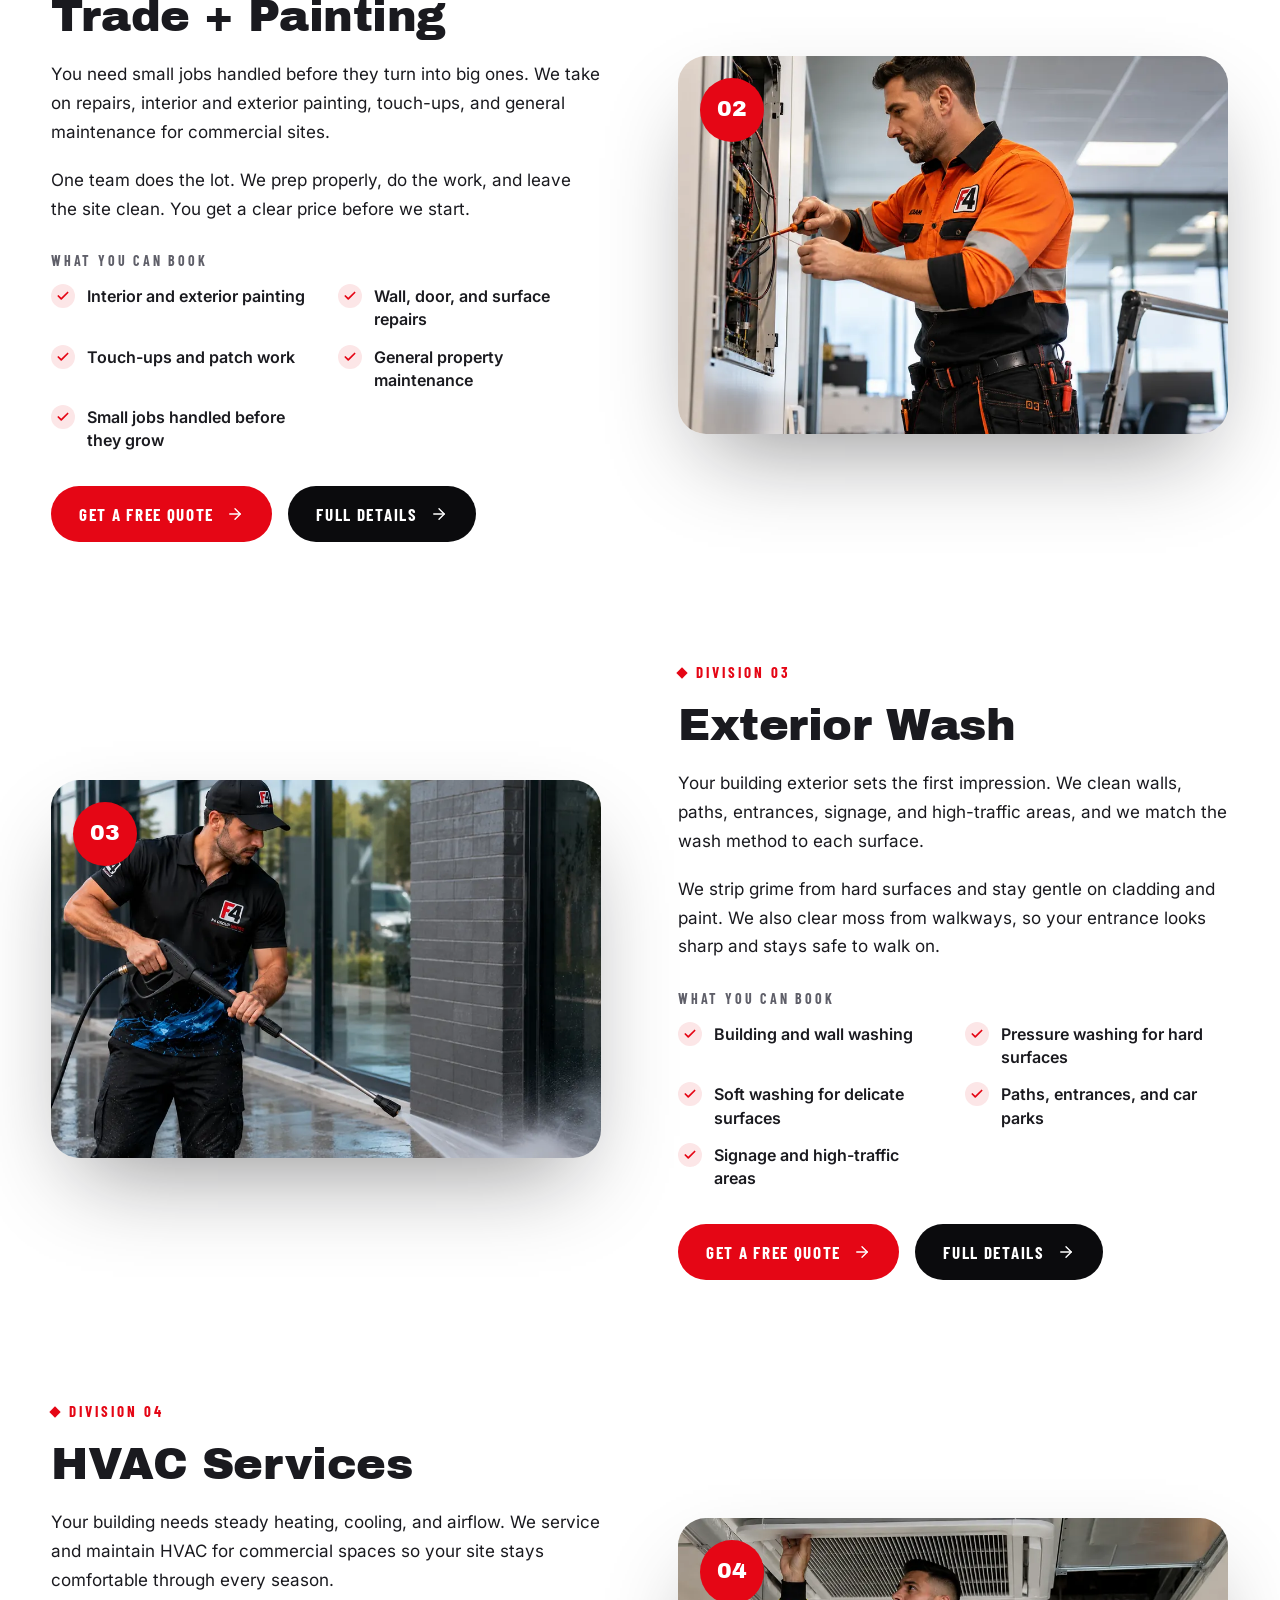
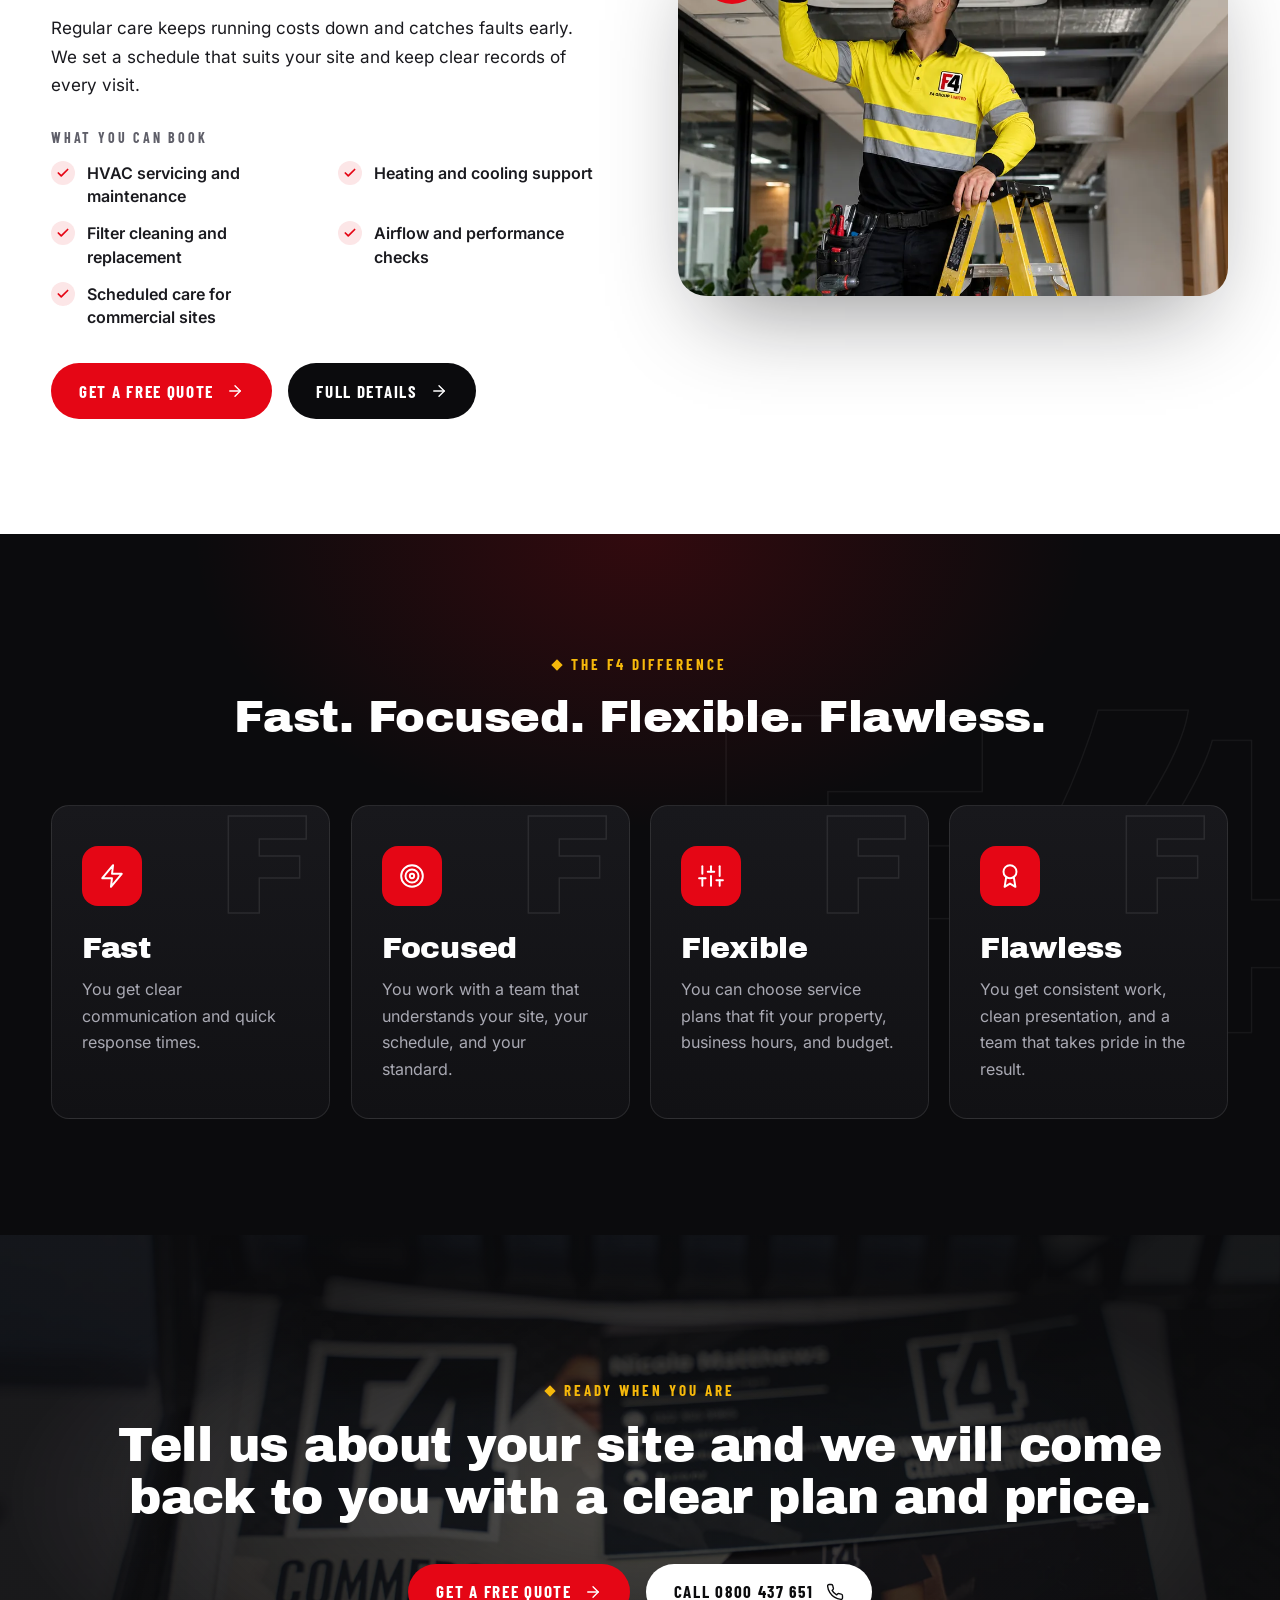
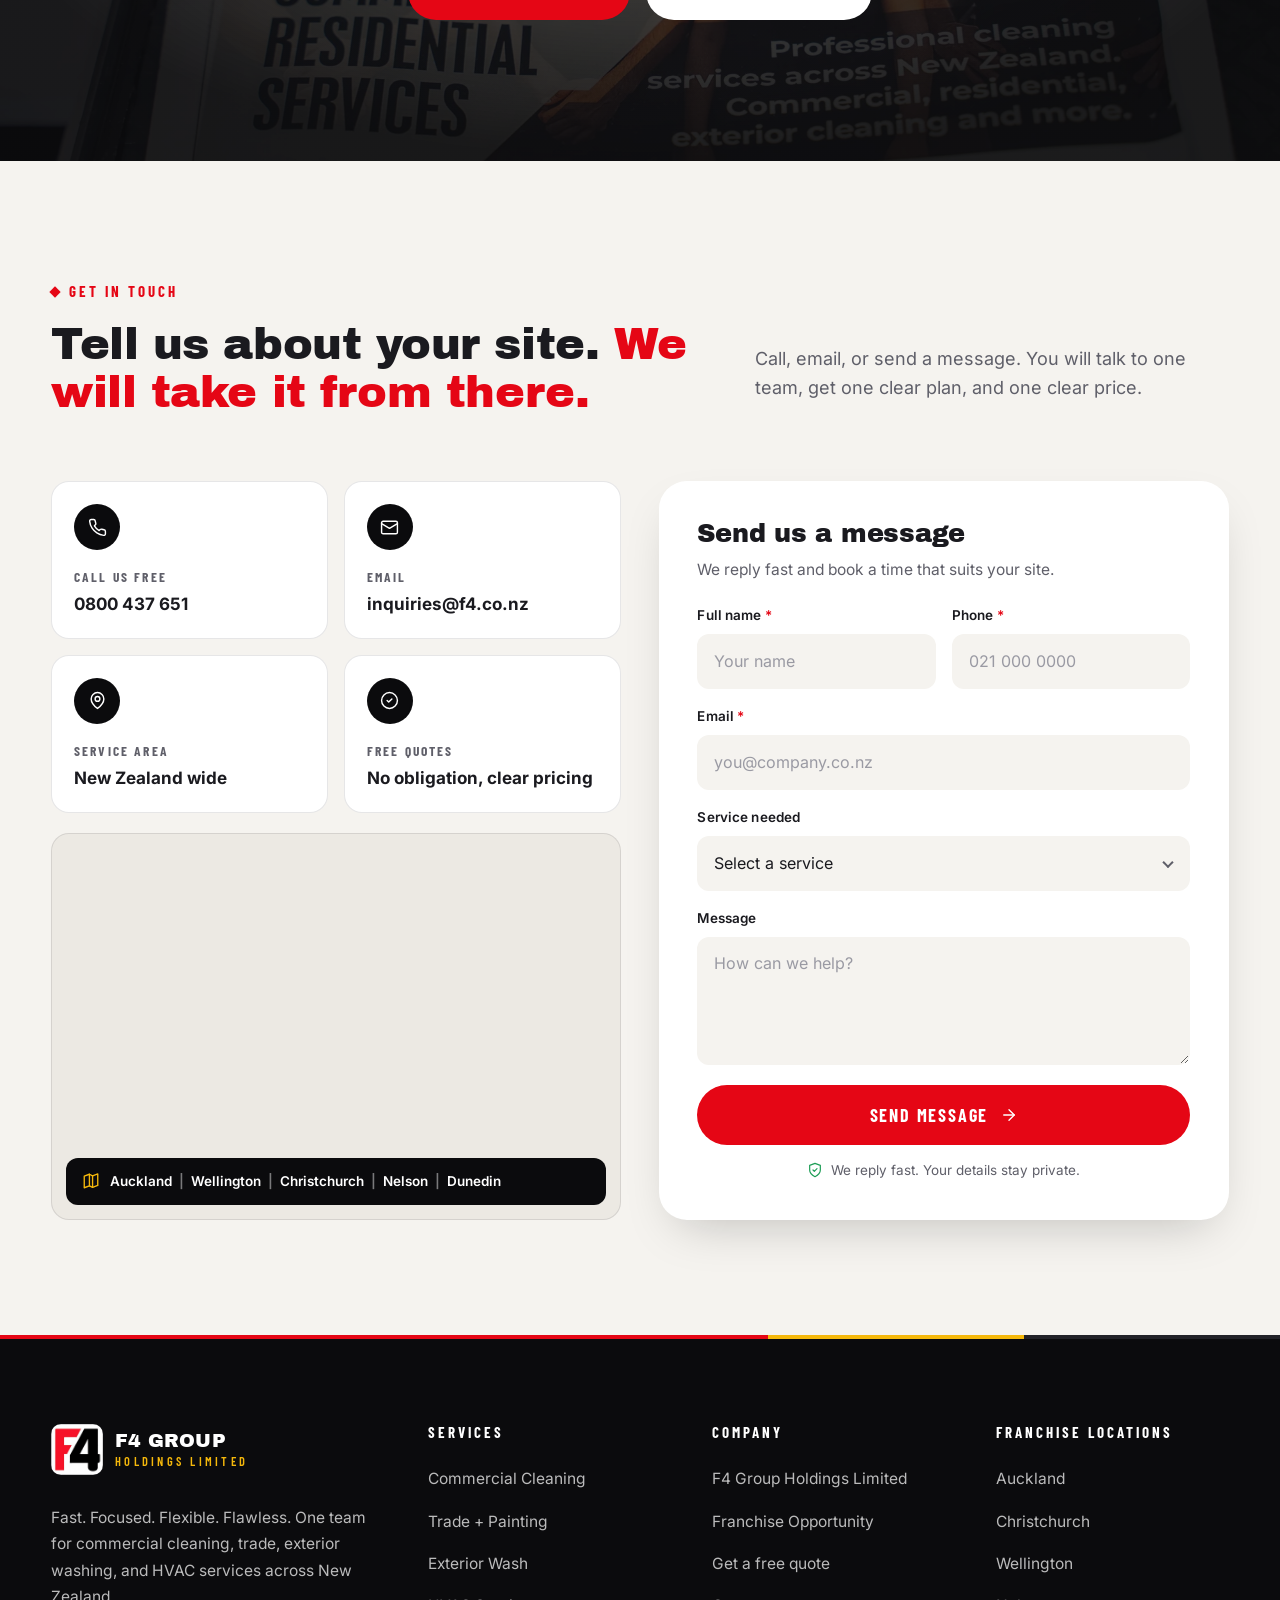
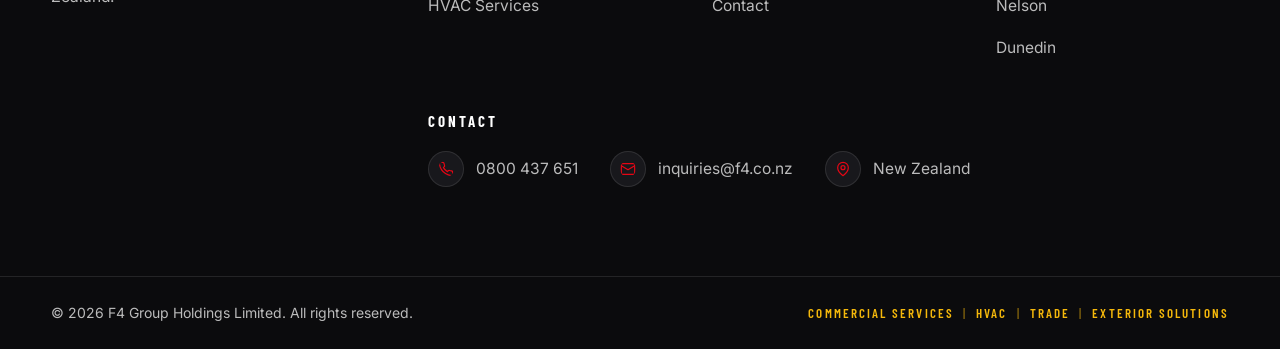
<file: docs/f4-group.html>
<!doctype html>
<html lang="en-US">
<head>
	<meta charset="UTF-8">
	<meta name="viewport" content="width=device-width, initial-scale=1, viewport-fit=cover">
	<title>F4 Group Holdings Limited | F4 Group Holdings Limited</title>
<meta name='robots' content='noindex, nofollow' />
<script>document.documentElement.classList.add('js');</script>
<link rel="preload" href="assets/fonts/archivo-black-latin-400-normal.woff2" as="font" type="font/woff2" crossorigin>
<link rel="preload" href="assets/fonts/inter-latin-400-normal.woff2" as="font" type="font/woff2" crossorigin>
<link rel="preload" href="assets/img/hero.webp" as="image" fetchpriority="high">
<meta name="theme-color" content="#0b0b0d">
<style id='classic-theme-styles-inline-css'>
/*! This file is auto-generated */
.wp-block-button__link{color:#fff;background-color:#32373c;border-radius:9999px;box-shadow:none;text-decoration:none;padding:calc(.667em + 2px) calc(1.333em + 2px);font-size:1.125em}.wp-block-file__button{background:#32373c;color:#fff;text-decoration:none}
</style>
<style id='global-styles-inline-css'>
:root{--wp--preset--aspect-ratio--square: 1;--wp--preset--aspect-ratio--4-3: 4/3;--wp--preset--aspect-ratio--3-4: 3/4;--wp--preset--aspect-ratio--3-2: 3/2;--wp--preset--aspect-ratio--2-3: 2/3;--wp--preset--aspect-ratio--16-9: 16/9;--wp--preset--aspect-ratio--9-16: 9/16;--wp--preset--color--black: #000000;--wp--preset--color--cyan-bluish-gray: #abb8c3;--wp--preset--color--white: #ffffff;--wp--preset--color--pale-pink: #f78da7;--wp--preset--color--vivid-red: #cf2e2e;--wp--preset--color--luminous-vivid-orange: #ff6900;--wp--preset--color--luminous-vivid-amber: #fcb900;--wp--preset--color--light-green-cyan: #7bdcb5;--wp--preset--color--vivid-green-cyan: #00d084;--wp--preset--color--pale-cyan-blue: #8ed1fc;--wp--preset--color--vivid-cyan-blue: #0693e3;--wp--preset--color--vivid-purple: #9b51e0;--wp--preset--gradient--vivid-cyan-blue-to-vivid-purple: linear-gradient(135deg,rgba(6,147,227,1) 0%,rgb(155,81,224) 100%);--wp--preset--gradient--light-green-cyan-to-vivid-green-cyan: linear-gradient(135deg,rgb(122,220,180) 0%,rgb(0,208,130) 100%);--wp--preset--gradient--luminous-vivid-amber-to-luminous-vivid-orange: linear-gradient(135deg,rgba(252,185,0,1) 0%,rgba(255,105,0,1) 100%);--wp--preset--gradient--luminous-vivid-orange-to-vivid-red: linear-gradient(135deg,rgba(255,105,0,1) 0%,rgb(207,46,46) 100%);--wp--preset--gradient--very-light-gray-to-cyan-bluish-gray: linear-gradient(135deg,rgb(238,238,238) 0%,rgb(169,184,195) 100%);--wp--preset--gradient--cool-to-warm-spectrum: linear-gradient(135deg,rgb(74,234,220) 0%,rgb(151,120,209) 20%,rgb(207,42,186) 40%,rgb(238,44,130) 60%,rgb(251,105,98) 80%,rgb(254,248,76) 100%);--wp--preset--gradient--blush-light-purple: linear-gradient(135deg,rgb(255,206,236) 0%,rgb(152,150,240) 100%);--wp--preset--gradient--blush-bordeaux: linear-gradient(135deg,rgb(254,205,165) 0%,rgb(254,45,45) 50%,rgb(107,0,62) 100%);--wp--preset--gradient--luminous-dusk: linear-gradient(135deg,rgb(255,203,112) 0%,rgb(199,81,192) 50%,rgb(65,88,208) 100%);--wp--preset--gradient--pale-ocean: linear-gradient(135deg,rgb(255,245,203) 0%,rgb(182,227,212) 50%,rgb(51,167,181) 100%);--wp--preset--gradient--electric-grass: linear-gradient(135deg,rgb(202,248,128) 0%,rgb(113,206,126) 100%);--wp--preset--gradient--midnight: linear-gradient(135deg,rgb(2,3,129) 0%,rgb(40,116,252) 100%);--wp--preset--font-size--small: 13px;--wp--preset--font-size--medium: 20px;--wp--preset--font-size--large: 36px;--wp--preset--font-size--x-large: 42px;--wp--preset--spacing--20: 0.44rem;--wp--preset--spacing--30: 0.67rem;--wp--preset--spacing--40: 1rem;--wp--preset--spacing--50: 1.5rem;--wp--preset--spacing--60: 2.25rem;--wp--preset--spacing--70: 3.38rem;--wp--preset--spacing--80: 5.06rem;--wp--preset--shadow--natural: 6px 6px 9px rgba(0, 0, 0, 0.2);--wp--preset--shadow--deep: 12px 12px 50px rgba(0, 0, 0, 0.4);--wp--preset--shadow--sharp: 6px 6px 0px rgba(0, 0, 0, 0.2);--wp--preset--shadow--outlined: 6px 6px 0px -3px rgba(255, 255, 255, 1), 6px 6px rgba(0, 0, 0, 1);--wp--preset--shadow--crisp: 6px 6px 0px rgba(0, 0, 0, 1);}:where(.is-layout-flex){gap: 0.5em;}:where(.is-layout-grid){gap: 0.5em;}body .is-layout-flex{display: flex;}.is-layout-flex{flex-wrap: wrap;align-items: center;}.is-layout-flex > :is(*, div){margin: 0;}body .is-layout-grid{display: grid;}.is-layout-grid > :is(*, div){margin: 0;}:where(.wp-block-columns.is-layout-flex){gap: 2em;}:where(.wp-block-columns.is-layout-grid){gap: 2em;}:where(.wp-block-post-template.is-layout-flex){gap: 1.25em;}:where(.wp-block-post-template.is-layout-grid){gap: 1.25em;}.has-black-color{color: var(--wp--preset--color--black) !important;}.has-cyan-bluish-gray-color{color: var(--wp--preset--color--cyan-bluish-gray) !important;}.has-white-color{color: var(--wp--preset--color--white) !important;}.has-pale-pink-color{color: var(--wp--preset--color--pale-pink) !important;}.has-vivid-red-color{color: var(--wp--preset--color--vivid-red) !important;}.has-luminous-vivid-orange-color{color: var(--wp--preset--color--luminous-vivid-orange) !important;}.has-luminous-vivid-amber-color{color: var(--wp--preset--color--luminous-vivid-amber) !important;}.has-light-green-cyan-color{color: var(--wp--preset--color--light-green-cyan) !important;}.has-vivid-green-cyan-color{color: var(--wp--preset--color--vivid-green-cyan) !important;}.has-pale-cyan-blue-color{color: var(--wp--preset--color--pale-cyan-blue) !important;}.has-vivid-cyan-blue-color{color: var(--wp--preset--color--vivid-cyan-blue) !important;}.has-vivid-purple-color{color: var(--wp--preset--color--vivid-purple) !important;}.has-black-background-color{background-color: var(--wp--preset--color--black) !important;}.has-cyan-bluish-gray-background-color{background-color: var(--wp--preset--color--cyan-bluish-gray) !important;}.has-white-background-color{background-color: var(--wp--preset--color--white) !important;}.has-pale-pink-background-color{background-color: var(--wp--preset--color--pale-pink) !important;}.has-vivid-red-background-color{background-color: var(--wp--preset--color--vivid-red) !important;}.has-luminous-vivid-orange-background-color{background-color: var(--wp--preset--color--luminous-vivid-orange) !important;}.has-luminous-vivid-amber-background-color{background-color: var(--wp--preset--color--luminous-vivid-amber) !important;}.has-light-green-cyan-background-color{background-color: var(--wp--preset--color--light-green-cyan) !important;}.has-vivid-green-cyan-background-color{background-color: var(--wp--preset--color--vivid-green-cyan) !important;}.has-pale-cyan-blue-background-color{background-color: var(--wp--preset--color--pale-cyan-blue) !important;}.has-vivid-cyan-blue-background-color{background-color: var(--wp--preset--color--vivid-cyan-blue) !important;}.has-vivid-purple-background-color{background-color: var(--wp--preset--color--vivid-purple) !important;}.has-black-border-color{border-color: var(--wp--preset--color--black) !important;}.has-cyan-bluish-gray-border-color{border-color: var(--wp--preset--color--cyan-bluish-gray) !important;}.has-white-border-color{border-color: var(--wp--preset--color--white) !important;}.has-pale-pink-border-color{border-color: var(--wp--preset--color--pale-pink) !important;}.has-vivid-red-border-color{border-color: var(--wp--preset--color--vivid-red) !important;}.has-luminous-vivid-orange-border-color{border-color: var(--wp--preset--color--luminous-vivid-orange) !important;}.has-luminous-vivid-amber-border-color{border-color: var(--wp--preset--color--luminous-vivid-amber) !important;}.has-light-green-cyan-border-color{border-color: var(--wp--preset--color--light-green-cyan) !important;}.has-vivid-green-cyan-border-color{border-color: var(--wp--preset--color--vivid-green-cyan) !important;}.has-pale-cyan-blue-border-color{border-color: var(--wp--preset--color--pale-cyan-blue) !important;}.has-vivid-cyan-blue-border-color{border-color: var(--wp--preset--color--vivid-cyan-blue) !important;}.has-vivid-purple-border-color{border-color: var(--wp--preset--color--vivid-purple) !important;}.has-vivid-cyan-blue-to-vivid-purple-gradient-background{background: var(--wp--preset--gradient--vivid-cyan-blue-to-vivid-purple) !important;}.has-light-green-cyan-to-vivid-green-cyan-gradient-background{background: var(--wp--preset--gradient--light-green-cyan-to-vivid-green-cyan) !important;}.has-luminous-vivid-amber-to-luminous-vivid-orange-gradient-background{background: var(--wp--preset--gradient--luminous-vivid-amber-to-luminous-vivid-orange) !important;}.has-luminous-vivid-orange-to-vivid-red-gradient-background{background: var(--wp--preset--gradient--luminous-vivid-orange-to-vivid-red) !important;}.has-very-light-gray-to-cyan-bluish-gray-gradient-background{background: var(--wp--preset--gradient--very-light-gray-to-cyan-bluish-gray) !important;}.has-cool-to-warm-spectrum-gradient-background{background: var(--wp--preset--gradient--cool-to-warm-spectrum) !important;}.has-blush-light-purple-gradient-background{background: var(--wp--preset--gradient--blush-light-purple) !important;}.has-blush-bordeaux-gradient-background{background: var(--wp--preset--gradient--blush-bordeaux) !important;}.has-luminous-dusk-gradient-background{background: var(--wp--preset--gradient--luminous-dusk) !important;}.has-pale-ocean-gradient-background{background: var(--wp--preset--gradient--pale-ocean) !important;}.has-electric-grass-gradient-background{background: var(--wp--preset--gradient--electric-grass) !important;}.has-midnight-gradient-background{background: var(--wp--preset--gradient--midnight) !important;}.has-small-font-size{font-size: var(--wp--preset--font-size--small) !important;}.has-medium-font-size{font-size: var(--wp--preset--font-size--medium) !important;}.has-large-font-size{font-size: var(--wp--preset--font-size--large) !important;}.has-x-large-font-size{font-size: var(--wp--preset--font-size--x-large) !important;}
:where(.wp-block-post-template.is-layout-flex){gap: 1.25em;}:where(.wp-block-post-template.is-layout-grid){gap: 1.25em;}
:where(.wp-block-columns.is-layout-flex){gap: 2em;}:where(.wp-block-columns.is-layout-grid){gap: 2em;}
:root :where(.wp-block-pullquote){font-size: 1.5em;line-height: 1.6;}
</style>
<link rel='stylesheet' id='f4-main-css' href='assets/css/main.css' media='all' />
<style>
html { color-scheme: light; }
.map-static { position: absolute; inset: 0; display: grid; place-items: center; text-align: center; padding: 24px 24px 80px;
  background: radial-gradient(circle at 30% 40%, rgba(229,6,21,.12), transparent 60%), repeating-linear-gradient(0deg, #e8e5df 0 1px, transparent 1px 40px), repeating-linear-gradient(90deg, #e8e5df 0 1px, transparent 1px 40px), #f1eee9; color: #1a1a1f; }
.map-static__inner { display: grid; gap: 6px; max-width: 320px; }
.map-static strong { font-family: "Archivo Black", sans-serif; font-weight: 400; font-size: 20px; }
.map-static span span, .map-static__inner > span { font-size: 14px; color: #5f5f69; }
</style>
</head>
<body class="page-template page-template-page-templates page-template-template-services page-template-page-templatestemplate-services-php page page-id-6 wp-embed-responsive is-inner">
<a class="skip-link" href="#main">Skip to content</a>
<div class="scroll-progress" aria-hidden="true"><span></span></div>

<header class="site-header" data-header>
	<div class="topbar">
		<div class="container topbar__inner">
			<p class="topbar__tag">One team. One standard. <i>|</i> Free quotes nationwide</p>
			<ul class="topbar__links">
				<li><a href="mailto:inquiries@f4.co.nz"><svg class="icon icon-mail " width="24" height="24" viewBox="0 0 24 24" fill="none" stroke="currentColor" stroke-width="1.8" stroke-linecap="round" stroke-linejoin="round" aria-hidden="true" focusable="false"><rect x="2" y="4" width="20" height="16" rx="2"/><path d="m22 7-10 6L2 7"/></svg><span>inquiries@f4.co.nz</span></a></li>
				<li><span><svg class="icon icon-pin " width="24" height="24" viewBox="0 0 24 24" fill="none" stroke="currentColor" stroke-width="1.8" stroke-linecap="round" stroke-linejoin="round" aria-hidden="true" focusable="false"><path d="M20 10c0 6-8 12-8 12s-8-6-8-12a8 8 0 0 1 16 0z"/><circle cx="12" cy="10" r="3"/></svg>New Zealand wide</span></li>
				<li><a class="topbar__franchise" href="franchise-opportunity.html">Franchise opportunities available <svg class="icon icon-arrow-right " width="24" height="24" viewBox="0 0 24 24" fill="none" stroke="currentColor" stroke-width="1.8" stroke-linecap="round" stroke-linejoin="round" aria-hidden="true" focusable="false"><path d="M5 12h14"/><path d="m12 5 7 7-7 7"/></svg></a></li>
			</ul>
		</div>
	</div>

	<div class="container header-main">
		<a class="brand" href="index.html" aria-label="F4 Group Holdings Limited home">
			<img class="brand__logo" src="assets/img/logo.png" alt="F4 Group Holdings Limited" width="120" height="116">			<span class="brand__text"><strong>F4 Group</strong><small>Holdings Limited</small></span>
		</a>

		<nav class="primary-nav" id="primary-nav" aria-label="Primary" data-nav>
			<div class="primary-nav__head">
				<span class="eyebrow eyebrow--gold">Menu</span>
				<button class="nav-close" type="button" aria-label="Close menu" data-nav-close><svg class="icon icon-close " width="24" height="24" viewBox="0 0 24 24" fill="none" stroke="currentColor" stroke-width="1.8" stroke-linecap="round" stroke-linejoin="round" aria-hidden="true" focusable="false"><path d="M18 6 6 18"/><path d="m6 6 12 12"/></svg></button>
			</div>
			<ul id="menu-f4-primary" class="menu"><li id="menu-item-20" class="menu-item menu-item-type-post_type menu-item-object-page menu-item-home menu-item-20"><a href="index.html">Home</a></li>
<li id="menu-item-21" class="menu-item menu-item-type-post_type menu-item-object-page current-menu-item page_item page-item-6 current_page_item menu-item-has-children menu-item-21"><a href="f4-group.html" aria-current="page">Services</a><button class="submenu-toggle" type="button" aria-expanded="false" aria-label="Show Services submenu"><svg class="icon icon-chevron-down " width="24" height="24" viewBox="0 0 24 24" fill="none" stroke="currentColor" stroke-width="1.8" stroke-linecap="round" stroke-linejoin="round" aria-hidden="true" focusable="false"><path d="m6 9 6 6 6-6"/></svg></button>
<ul class="sub-menu">
	<li id="menu-item-22" class="menu-item menu-item-type-post_type menu-item-object-page menu-item-22"><a href="services-commercial-cleaning.html">Commercial Cleaning</a></li>
	<li id="menu-item-23" class="menu-item menu-item-type-post_type menu-item-object-page menu-item-23"><a href="services-trade-painting.html">Trade + Painting</a></li>
	<li id="menu-item-24" class="menu-item menu-item-type-post_type menu-item-object-page menu-item-24"><a href="services-exterior-wash.html">Exterior Wash</a></li>
	<li id="menu-item-25" class="menu-item menu-item-type-post_type menu-item-object-page menu-item-25"><a href="services-hvac-services.html">HVAC Services</a></li>
</ul>
</li>
<li id="menu-item-26" class="menu-item menu-item-type-post_type menu-item-object-page menu-item-has-children menu-item-26"><a href="franchise-opportunity.html">Franchise Opportunity</a><button class="submenu-toggle" type="button" aria-expanded="false" aria-label="Show Franchise Opportunity submenu"><svg class="icon icon-chevron-down " width="24" height="24" viewBox="0 0 24 24" fill="none" stroke="currentColor" stroke-width="1.8" stroke-linecap="round" stroke-linejoin="round" aria-hidden="true" focusable="false"><path d="m6 9 6 6 6-6"/></svg></button>
<ul class="sub-menu">
	<li id="menu-item-27" class="menu-item menu-item-type-post_type menu-item-object-page menu-item-27"><a href="franchise-auckland.html">Auckland</a></li>
	<li id="menu-item-28" class="menu-item menu-item-type-post_type menu-item-object-page menu-item-28"><a href="franchise-christchurch.html">Christchurch</a></li>
	<li id="menu-item-29" class="menu-item menu-item-type-post_type menu-item-object-page menu-item-29"><a href="franchise-wellington.html">Wellington</a></li>
	<li id="menu-item-30" class="menu-item menu-item-type-post_type menu-item-object-page menu-item-30"><a href="franchise-nelson.html">Nelson</a></li>
	<li id="menu-item-31" class="menu-item menu-item-type-post_type menu-item-object-page menu-item-31"><a href="franchise-dunedin.html">Dunedin</a></li>
</ul>
</li>
<li id="menu-item-32" class="menu-item menu-item-type-post_type menu-item-object-page menu-item-32"><a href="contact.html">Contact</a></li>
</ul>			<div class="primary-nav__foot">
				<a class="btn btn--red" href="quote.html" ><span>Get a free quote</span><svg class="icon icon-arrow-right " width="24" height="24" viewBox="0 0 24 24" fill="none" stroke="currentColor" stroke-width="1.8" stroke-linecap="round" stroke-linejoin="round" aria-hidden="true" focusable="false"><path d="M5 12h14"/><path d="m12 5 7 7-7 7"/></svg></a>				<a class="nav-contact" href="tel:0800437651"><svg class="icon icon-phone " width="24" height="24" viewBox="0 0 24 24" fill="none" stroke="currentColor" stroke-width="1.8" stroke-linecap="round" stroke-linejoin="round" aria-hidden="true" focusable="false"><path d="M22 16.92v3a2 2 0 0 1-2.18 2 19.8 19.8 0 0 1-8.63-3.07 19.5 19.5 0 0 1-6-6A19.8 19.8 0 0 1 2.12 4.18 2 2 0 0 1 4.11 2h3a2 2 0 0 1 2 1.72c.13.96.36 1.9.7 2.81a2 2 0 0 1-.45 2.11L8.09 9.91a16 16 0 0 0 6 6l1.27-1.27a2 2 0 0 1 2.11-.45c.91.34 1.85.57 2.81.7A2 2 0 0 1 22 16.92z"/></svg><span>0800 437 651</span></a>
				<a class="nav-contact" href="mailto:inquiries@f4.co.nz"><svg class="icon icon-mail " width="24" height="24" viewBox="0 0 24 24" fill="none" stroke="currentColor" stroke-width="1.8" stroke-linecap="round" stroke-linejoin="round" aria-hidden="true" focusable="false"><rect x="2" y="4" width="20" height="16" rx="2"/><path d="m22 7-10 6L2 7"/></svg><span>inquiries@f4.co.nz</span></a>
			</div>
		</nav>

		<div class="header-actions">
			<a class="header-call" href="tel:0800437651" aria-label="Call 0800 437 651">
				<span class="call-circle"><svg class="icon icon-phone " width="24" height="24" viewBox="0 0 24 24" fill="none" stroke="currentColor" stroke-width="1.8" stroke-linecap="round" stroke-linejoin="round" aria-hidden="true" focusable="false"><path d="M22 16.92v3a2 2 0 0 1-2.18 2 19.8 19.8 0 0 1-8.63-3.07 19.5 19.5 0 0 1-6-6A19.8 19.8 0 0 1 2.12 4.18 2 2 0 0 1 4.11 2h3a2 2 0 0 1 2 1.72c.13.96.36 1.9.7 2.81a2 2 0 0 1-.45 2.11L8.09 9.91a16 16 0 0 0 6 6l1.27-1.27a2 2 0 0 1 2.11-.45c.91.34 1.85.57 2.81.7A2 2 0 0 1 22 16.92z"/></svg></span>
				<span class="header-call__text"><small>Call us free</small><strong>0800 437 651</strong></span>
			</a>
			<a class="btn btn--red" href="quote.html" data-cta="header"><span>Get a free quote</span><svg class="icon icon-arrow-right " width="24" height="24" viewBox="0 0 24 24" fill="none" stroke="currentColor" stroke-width="1.8" stroke-linecap="round" stroke-linejoin="round" aria-hidden="true" focusable="false"><path d="M5 12h14"/><path d="m12 5 7 7-7 7"/></svg></a>			<button class="nav-toggle" type="button" aria-controls="primary-nav" aria-expanded="false" aria-label="Open menu" data-nav-toggle>
				<span></span><span></span><span></span>
			</button>
		</div>
	</div>
</header>
<div class="nav-overlay" data-nav-close aria-hidden="true"></div>

<main id="main" class="site-main">
<section class="page-hero">
	<div class="page-hero__media" aria-hidden="true">
		<img src="assets/img/one-team.webp" alt="" fetchpriority="high">
	</div>
	<div class="container">
		<nav class="breadcrumbs" aria-label="Breadcrumb"><ol><li><a href="index.html">Home</a></li><li aria-current="page">F4 Group Holdings Limited</li></ol></nav>		<div class="page-hero__inner">
			<div class="page-hero__content">
									<span class="eyebrow eyebrow--gold">One team, four trades</span>
								<h1 class="page-hero__title">F4 Group Holdings Limited</h1>
									<p class="page-hero__lead">One team, one standard. Choose the service your site needs and book it with a team that takes pride in the result.</p>
													<div class="btn-row">
						<a class="btn btn--red" href="quote.html" ><span>Get a free quote</span><svg class="icon icon-arrow-right " width="24" height="24" viewBox="0 0 24 24" fill="none" stroke="currentColor" stroke-width="1.8" stroke-linecap="round" stroke-linejoin="round" aria-hidden="true" focusable="false"><path d="M5 12h14"/><path d="m12 5 7 7-7 7"/></svg></a><a class="btn btn--white" href="tel:0800437651" ><span>Call 0800 437 651</span><svg class="icon icon-phone " width="24" height="24" viewBox="0 0 24 24" fill="none" stroke="currentColor" stroke-width="1.8" stroke-linecap="round" stroke-linejoin="round" aria-hidden="true" focusable="false"><path d="M22 16.92v3a2 2 0 0 1-2.18 2 19.8 19.8 0 0 1-8.63-3.07 19.5 19.5 0 0 1-6-6A19.8 19.8 0 0 1 2.12 4.18 2 2 0 0 1 4.11 2h3a2 2 0 0 1 2 1.72c.13.96.36 1.9.7 2.81a2 2 0 0 1-.45 2.11L8.09 9.91a16 16 0 0 0 6 6l1.27-1.27a2 2 0 0 1 2.11-.45c.91.34 1.85.57 2.81.7A2 2 0 0 1 22 16.92z"/></svg></a>					</div>
							</div>
							<div class="page-hero__aside">
					<span class="eyebrow eyebrow--gold">Talk to us now</span>
					<a href="tel:0800437651"><span class="call-circle"><svg class="icon icon-phone " width="24" height="24" viewBox="0 0 24 24" fill="none" stroke="currentColor" stroke-width="1.8" stroke-linecap="round" stroke-linejoin="round" aria-hidden="true" focusable="false"><path d="M22 16.92v3a2 2 0 0 1-2.18 2 19.8 19.8 0 0 1-8.63-3.07 19.5 19.5 0 0 1-6-6A19.8 19.8 0 0 1 2.12 4.18 2 2 0 0 1 4.11 2h3a2 2 0 0 1 2 1.72c.13.96.36 1.9.7 2.81a2 2 0 0 1-.45 2.11L8.09 9.91a16 16 0 0 0 6 6l1.27-1.27a2 2 0 0 1 2.11-.45c.91.34 1.85.57 2.81.7A2 2 0 0 1 22 16.92z"/></svg></span><span>0800 437 651</span></a>
					<a href="mailto:inquiries@f4.co.nz"><span class="call-circle"><svg class="icon icon-mail " width="24" height="24" viewBox="0 0 24 24" fill="none" stroke="currentColor" stroke-width="1.8" stroke-linecap="round" stroke-linejoin="round" aria-hidden="true" focusable="false"><rect x="2" y="4" width="20" height="16" rx="2"/><path d="m22 7-10 6L2 7"/></svg></span><span>inquiries@f4.co.nz</span></a>
				</div>
					</div>
	</div>
</section>

<section class="section">
	<div class="container">
					<article class="overview-row" id="commercial-cleaning">
				<a class="overview-row__media" href="services-commercial-cleaning.html" data-reveal="left" aria-label="Commercial Cleaning full details">
					<img src="assets/img/service-commercial-cleaning.webp" alt="F4 Group Holdings Limited Commercial Cleaning" loading="lazy" width="1200" height="675">
					<span class="overview-row__num">01</span>
				</a>
				<div class="overview-row__content" data-reveal="right">
					<span class="eyebrow ">Division 01</span>					<h2 class="h2">Commercial Cleaning</h2>
											<p>You need a clean workplace that supports your staff, your customers, and your daily work. We handle office cleaning, shared spaces, bathrooms, kitchens, hard floors, and site-specific plans.</p>
											<p>You set the schedule and we work around your hours. Book a regular clean, a one-off deep clean, or a plan shaped to your building. The same standard turns up every visit.</p>
										<span class="overview-row__label">What you can book</span>
					<ul class="check-list check-list--2" style="margin-top:0;">
													<li><svg class="icon icon-check " width="24" height="24" viewBox="0 0 24 24" fill="none" stroke="currentColor" stroke-width="1.8" stroke-linecap="round" stroke-linejoin="round" aria-hidden="true" focusable="false"><path d="M20 6 9 17l-5-5"/></svg>Office, reception, and shared-space cleaning</li>
													<li><svg class="icon icon-check " width="24" height="24" viewBox="0 0 24 24" fill="none" stroke="currentColor" stroke-width="1.8" stroke-linecap="round" stroke-linejoin="round" aria-hidden="true" focusable="false"><path d="M20 6 9 17l-5-5"/></svg>Bathroom and kitchen cleaning and restocking</li>
													<li><svg class="icon icon-check " width="24" height="24" viewBox="0 0 24 24" fill="none" stroke="currentColor" stroke-width="1.8" stroke-linecap="round" stroke-linejoin="round" aria-hidden="true" focusable="false"><path d="M20 6 9 17l-5-5"/></svg>Hard floors, carpets, and high-touch surfaces</li>
													<li><svg class="icon icon-check " width="24" height="24" viewBox="0 0 24 24" fill="none" stroke="currentColor" stroke-width="1.8" stroke-linecap="round" stroke-linejoin="round" aria-hidden="true" focusable="false"><path d="M20 6 9 17l-5-5"/></svg>Window and glass cleaning</li>
													<li><svg class="icon icon-check " width="24" height="24" viewBox="0 0 24 24" fill="none" stroke="currentColor" stroke-width="1.8" stroke-linecap="round" stroke-linejoin="round" aria-hidden="true" focusable="false"><path d="M20 6 9 17l-5-5"/></svg>Routine, one-off, and site-specific cleaning plans</li>
											</ul>
					<div class="btn-row">
						<a class="btn btn--red" href="quote.html?service=commercial-cleaning" ><span>Get a free quote</span><svg class="icon icon-arrow-right " width="24" height="24" viewBox="0 0 24 24" fill="none" stroke="currentColor" stroke-width="1.8" stroke-linecap="round" stroke-linejoin="round" aria-hidden="true" focusable="false"><path d="M5 12h14"/><path d="m12 5 7 7-7 7"/></svg></a>						<a class="btn btn--dark" href="services-commercial-cleaning.html" ><span>Full details</span><svg class="icon icon-arrow-right " width="24" height="24" viewBox="0 0 24 24" fill="none" stroke="currentColor" stroke-width="1.8" stroke-linecap="round" stroke-linejoin="round" aria-hidden="true" focusable="false"><path d="M5 12h14"/><path d="m12 5 7 7-7 7"/></svg></a>					</div>
				</div>
			</article>
					<article class="overview-row" id="trade-painting">
				<a class="overview-row__media" href="services-trade-painting.html" data-reveal="right" aria-label="Trade + Painting full details">
					<img src="assets/img/service-trade-painting.webp" alt="F4 Group Holdings Limited Trade + Painting" loading="lazy" width="1200" height="675">
					<span class="overview-row__num">02</span>
				</a>
				<div class="overview-row__content" data-reveal="left">
					<span class="eyebrow ">Division 02</span>					<h2 class="h2">Trade + Painting</h2>
											<p>You need small jobs handled before they turn into big ones. We take on repairs, interior and exterior painting, touch-ups, and general maintenance for commercial sites.</p>
											<p>One team does the lot. We prep properly, do the work, and leave the site clean. You get a clear price before we start.</p>
										<span class="overview-row__label">What you can book</span>
					<ul class="check-list check-list--2" style="margin-top:0;">
													<li><svg class="icon icon-check " width="24" height="24" viewBox="0 0 24 24" fill="none" stroke="currentColor" stroke-width="1.8" stroke-linecap="round" stroke-linejoin="round" aria-hidden="true" focusable="false"><path d="M20 6 9 17l-5-5"/></svg>Interior and exterior painting</li>
													<li><svg class="icon icon-check " width="24" height="24" viewBox="0 0 24 24" fill="none" stroke="currentColor" stroke-width="1.8" stroke-linecap="round" stroke-linejoin="round" aria-hidden="true" focusable="false"><path d="M20 6 9 17l-5-5"/></svg>Wall, door, and surface repairs</li>
													<li><svg class="icon icon-check " width="24" height="24" viewBox="0 0 24 24" fill="none" stroke="currentColor" stroke-width="1.8" stroke-linecap="round" stroke-linejoin="round" aria-hidden="true" focusable="false"><path d="M20 6 9 17l-5-5"/></svg>Touch-ups and patch work</li>
													<li><svg class="icon icon-check " width="24" height="24" viewBox="0 0 24 24" fill="none" stroke="currentColor" stroke-width="1.8" stroke-linecap="round" stroke-linejoin="round" aria-hidden="true" focusable="false"><path d="M20 6 9 17l-5-5"/></svg>General property maintenance</li>
													<li><svg class="icon icon-check " width="24" height="24" viewBox="0 0 24 24" fill="none" stroke="currentColor" stroke-width="1.8" stroke-linecap="round" stroke-linejoin="round" aria-hidden="true" focusable="false"><path d="M20 6 9 17l-5-5"/></svg>Small jobs handled before they grow</li>
											</ul>
					<div class="btn-row">
						<a class="btn btn--red" href="quote.html?service=trade-painting" ><span>Get a free quote</span><svg class="icon icon-arrow-right " width="24" height="24" viewBox="0 0 24 24" fill="none" stroke="currentColor" stroke-width="1.8" stroke-linecap="round" stroke-linejoin="round" aria-hidden="true" focusable="false"><path d="M5 12h14"/><path d="m12 5 7 7-7 7"/></svg></a>						<a class="btn btn--dark" href="services-trade-painting.html" ><span>Full details</span><svg class="icon icon-arrow-right " width="24" height="24" viewBox="0 0 24 24" fill="none" stroke="currentColor" stroke-width="1.8" stroke-linecap="round" stroke-linejoin="round" aria-hidden="true" focusable="false"><path d="M5 12h14"/><path d="m12 5 7 7-7 7"/></svg></a>					</div>
				</div>
			</article>
					<article class="overview-row" id="exterior-wash">
				<a class="overview-row__media" href="services-exterior-wash.html" data-reveal="left" aria-label="Exterior Wash full details">
					<img src="assets/img/service-exterior-wash.webp" alt="F4 Group Holdings Limited Exterior Wash" loading="lazy" width="1200" height="675">
					<span class="overview-row__num">03</span>
				</a>
				<div class="overview-row__content" data-reveal="right">
					<span class="eyebrow ">Division 03</span>					<h2 class="h2">Exterior Wash</h2>
											<p>Your building exterior sets the first impression. We clean walls, paths, entrances, signage, and high-traffic areas, and we match the wash method to each surface.</p>
											<p>We strip grime from hard surfaces and stay gentle on cladding and paint. We also clear moss from walkways, so your entrance looks sharp and stays safe to walk on.</p>
										<span class="overview-row__label">What you can book</span>
					<ul class="check-list check-list--2" style="margin-top:0;">
													<li><svg class="icon icon-check " width="24" height="24" viewBox="0 0 24 24" fill="none" stroke="currentColor" stroke-width="1.8" stroke-linecap="round" stroke-linejoin="round" aria-hidden="true" focusable="false"><path d="M20 6 9 17l-5-5"/></svg>Building and wall washing</li>
													<li><svg class="icon icon-check " width="24" height="24" viewBox="0 0 24 24" fill="none" stroke="currentColor" stroke-width="1.8" stroke-linecap="round" stroke-linejoin="round" aria-hidden="true" focusable="false"><path d="M20 6 9 17l-5-5"/></svg>Pressure washing for hard surfaces</li>
													<li><svg class="icon icon-check " width="24" height="24" viewBox="0 0 24 24" fill="none" stroke="currentColor" stroke-width="1.8" stroke-linecap="round" stroke-linejoin="round" aria-hidden="true" focusable="false"><path d="M20 6 9 17l-5-5"/></svg>Soft washing for delicate surfaces</li>
													<li><svg class="icon icon-check " width="24" height="24" viewBox="0 0 24 24" fill="none" stroke="currentColor" stroke-width="1.8" stroke-linecap="round" stroke-linejoin="round" aria-hidden="true" focusable="false"><path d="M20 6 9 17l-5-5"/></svg>Paths, entrances, and car parks</li>
													<li><svg class="icon icon-check " width="24" height="24" viewBox="0 0 24 24" fill="none" stroke="currentColor" stroke-width="1.8" stroke-linecap="round" stroke-linejoin="round" aria-hidden="true" focusable="false"><path d="M20 6 9 17l-5-5"/></svg>Signage and high-traffic areas</li>
											</ul>
					<div class="btn-row">
						<a class="btn btn--red" href="quote.html?service=exterior-wash" ><span>Get a free quote</span><svg class="icon icon-arrow-right " width="24" height="24" viewBox="0 0 24 24" fill="none" stroke="currentColor" stroke-width="1.8" stroke-linecap="round" stroke-linejoin="round" aria-hidden="true" focusable="false"><path d="M5 12h14"/><path d="m12 5 7 7-7 7"/></svg></a>						<a class="btn btn--dark" href="services-exterior-wash.html" ><span>Full details</span><svg class="icon icon-arrow-right " width="24" height="24" viewBox="0 0 24 24" fill="none" stroke="currentColor" stroke-width="1.8" stroke-linecap="round" stroke-linejoin="round" aria-hidden="true" focusable="false"><path d="M5 12h14"/><path d="m12 5 7 7-7 7"/></svg></a>					</div>
				</div>
			</article>
					<article class="overview-row" id="hvac-services">
				<a class="overview-row__media" href="services-hvac-services.html" data-reveal="right" aria-label="HVAC Services full details">
					<img src="assets/img/service-hvac.webp" alt="F4 Group Holdings Limited HVAC Services" loading="lazy" width="1200" height="675">
					<span class="overview-row__num">04</span>
				</a>
				<div class="overview-row__content" data-reveal="left">
					<span class="eyebrow ">Division 04</span>					<h2 class="h2">HVAC Services</h2>
											<p>Your building needs steady heating, cooling, and airflow. We service and maintain HVAC for commercial spaces so your site stays comfortable through every season.</p>
											<p>Regular care keeps running costs down and catches faults early. We set a schedule that suits your site and keep clear records of every visit.</p>
										<span class="overview-row__label">What you can book</span>
					<ul class="check-list check-list--2" style="margin-top:0;">
													<li><svg class="icon icon-check " width="24" height="24" viewBox="0 0 24 24" fill="none" stroke="currentColor" stroke-width="1.8" stroke-linecap="round" stroke-linejoin="round" aria-hidden="true" focusable="false"><path d="M20 6 9 17l-5-5"/></svg>HVAC servicing and maintenance</li>
													<li><svg class="icon icon-check " width="24" height="24" viewBox="0 0 24 24" fill="none" stroke="currentColor" stroke-width="1.8" stroke-linecap="round" stroke-linejoin="round" aria-hidden="true" focusable="false"><path d="M20 6 9 17l-5-5"/></svg>Heating and cooling support</li>
													<li><svg class="icon icon-check " width="24" height="24" viewBox="0 0 24 24" fill="none" stroke="currentColor" stroke-width="1.8" stroke-linecap="round" stroke-linejoin="round" aria-hidden="true" focusable="false"><path d="M20 6 9 17l-5-5"/></svg>Filter cleaning and replacement</li>
													<li><svg class="icon icon-check " width="24" height="24" viewBox="0 0 24 24" fill="none" stroke="currentColor" stroke-width="1.8" stroke-linecap="round" stroke-linejoin="round" aria-hidden="true" focusable="false"><path d="M20 6 9 17l-5-5"/></svg>Airflow and performance checks</li>
													<li><svg class="icon icon-check " width="24" height="24" viewBox="0 0 24 24" fill="none" stroke="currentColor" stroke-width="1.8" stroke-linecap="round" stroke-linejoin="round" aria-hidden="true" focusable="false"><path d="M20 6 9 17l-5-5"/></svg>Scheduled care for commercial sites</li>
											</ul>
					<div class="btn-row">
						<a class="btn btn--red" href="quote.html?service=hvac-services" ><span>Get a free quote</span><svg class="icon icon-arrow-right " width="24" height="24" viewBox="0 0 24 24" fill="none" stroke="currentColor" stroke-width="1.8" stroke-linecap="round" stroke-linejoin="round" aria-hidden="true" focusable="false"><path d="M5 12h14"/><path d="m12 5 7 7-7 7"/></svg></a>						<a class="btn btn--dark" href="services-hvac-services.html" ><span>Full details</span><svg class="icon icon-arrow-right " width="24" height="24" viewBox="0 0 24 24" fill="none" stroke="currentColor" stroke-width="1.8" stroke-linecap="round" stroke-linejoin="round" aria-hidden="true" focusable="false"><path d="M5 12h14"/><path d="m12 5 7 7-7 7"/></svg></a>					</div>
				</div>
			</article>
			</div>
</section>

<section class="section section--dark why">
	<div class="why__bg-word" aria-hidden="true" data-parallax="0.15">F4</div>
	<div class="container">
		<div class="section-head section-head--center" data-reveal>
			<span class="eyebrow eyebrow--gold">The F4 difference</span>			<h2 class="h2">Fast. Focused. Flexible. Flawless.</h2>
		</div>
		<div class="values-grid">
							<article class="value-card" data-reveal data-delay="0">
					<span class="value-card__letter" aria-hidden="true">F</span>
					<span class="value-card__icon"><svg class="icon icon-bolt " width="24" height="24" viewBox="0 0 24 24" fill="none" stroke="currentColor" stroke-width="1.8" stroke-linecap="round" stroke-linejoin="round" aria-hidden="true" focusable="false"><path d="M13 2 3 14h9l-1 8 10-12h-9z"/></svg></span>
					<h3 class="value-card__title">Fast</h3>
					<p>You get clear communication and quick response times.</p>
				</article>
							<article class="value-card" data-reveal data-delay="1">
					<span class="value-card__letter" aria-hidden="true">F</span>
					<span class="value-card__icon"><svg class="icon icon-target " width="24" height="24" viewBox="0 0 24 24" fill="none" stroke="currentColor" stroke-width="1.8" stroke-linecap="round" stroke-linejoin="round" aria-hidden="true" focusable="false"><circle cx="12" cy="12" r="10"/><circle cx="12" cy="12" r="6"/><circle cx="12" cy="12" r="2"/></svg></span>
					<h3 class="value-card__title">Focused</h3>
					<p>You work with a team that understands your site, your schedule, and your standard.</p>
				</article>
							<article class="value-card" data-reveal data-delay="2">
					<span class="value-card__letter" aria-hidden="true">F</span>
					<span class="value-card__icon"><svg class="icon icon-sliders " width="24" height="24" viewBox="0 0 24 24" fill="none" stroke="currentColor" stroke-width="1.8" stroke-linecap="round" stroke-linejoin="round" aria-hidden="true" focusable="false"><path d="M4 21v-7"/><path d="M4 10V3"/><path d="M12 21v-9"/><path d="M12 8V3"/><path d="M20 21v-5"/><path d="M20 12V3"/><path d="M1 14h6"/><path d="M9 8h6"/><path d="M17 16h6"/></svg></span>
					<h3 class="value-card__title">Flexible</h3>
					<p>You can choose service plans that fit your property, business hours, and budget.</p>
				</article>
							<article class="value-card" data-reveal data-delay="3">
					<span class="value-card__letter" aria-hidden="true">F</span>
					<span class="value-card__icon"><svg class="icon icon-award " width="24" height="24" viewBox="0 0 24 24" fill="none" stroke="currentColor" stroke-width="1.8" stroke-linecap="round" stroke-linejoin="round" aria-hidden="true" focusable="false"><circle cx="12" cy="8" r="6"/><path d="M15.5 12.9 17 22l-5-3-5 3 1.5-9.1"/></svg></span>
					<h3 class="value-card__title">Flawless</h3>
					<p>You get consistent work, clean presentation, and a team that takes pride in the result.</p>
				</article>
					</div>
	</div>
</section>

<section class="cta-band">
	<div class="cta-band__bg" aria-hidden="true">
		<img src="assets/img/ready.webp" alt="" loading="lazy" data-parallax="0.1">
	</div>
	<div class="container cta-band__inner" data-reveal="zoom">
		<span class="eyebrow eyebrow--gold">Ready when you are</span>		<h2 class="h2">Tell us about your site and we will come back to you with a clear plan and price.</h2>
		<div class="btn-row btn-row--center">
			<a class="btn btn--red" href="quote.html" ><span>Get a free quote</span><svg class="icon icon-arrow-right " width="24" height="24" viewBox="0 0 24 24" fill="none" stroke="currentColor" stroke-width="1.8" stroke-linecap="round" stroke-linejoin="round" aria-hidden="true" focusable="false"><path d="M5 12h14"/><path d="m12 5 7 7-7 7"/></svg></a>			<a class="btn btn--white" href="tel:0800437651" ><span>Call 0800 437 651</span><svg class="icon icon-phone " width="24" height="24" viewBox="0 0 24 24" fill="none" stroke="currentColor" stroke-width="1.8" stroke-linecap="round" stroke-linejoin="round" aria-hidden="true" focusable="false"><path d="M22 16.92v3a2 2 0 0 1-2.18 2 19.8 19.8 0 0 1-8.63-3.07 19.5 19.5 0 0 1-6-6A19.8 19.8 0 0 1 2.12 4.18 2 2 0 0 1 4.11 2h3a2 2 0 0 1 2 1.72c.13.96.36 1.9.7 2.81a2 2 0 0 1-.45 2.11L8.09 9.91a16 16 0 0 0 6 6l1.27-1.27a2 2 0 0 1 2.11-.45c.91.34 1.85.57 2.81.7A2 2 0 0 1 22 16.92z"/></svg></a>		</div>
	</div>
</section>
<section class="section contact-section" id="contact-us">
	<div class="container">
				<div class="section-head section-head--split" data-reveal>
			<div>
				<span class="eyebrow ">Get in touch</span>				<h2 class="h2">Tell us about your site. <span class="text-red">We will take it from there.</span></h2>
			</div>
			<p class="lead">Call, email, or send a message. You will talk to one team, get one clear plan, and one clear price.</p>
		</div>
		
		<div class="contact-grid">
			<div class="contact-info" data-reveal="left">
				<div class="info-cards">
					<a class="info-card" href="tel:0800437651">
						<span class="info-card__icon"><svg class="icon icon-phone " width="24" height="24" viewBox="0 0 24 24" fill="none" stroke="currentColor" stroke-width="1.8" stroke-linecap="round" stroke-linejoin="round" aria-hidden="true" focusable="false"><path d="M22 16.92v3a2 2 0 0 1-2.18 2 19.8 19.8 0 0 1-8.63-3.07 19.5 19.5 0 0 1-6-6A19.8 19.8 0 0 1 2.12 4.18 2 2 0 0 1 4.11 2h3a2 2 0 0 1 2 1.72c.13.96.36 1.9.7 2.81a2 2 0 0 1-.45 2.11L8.09 9.91a16 16 0 0 0 6 6l1.27-1.27a2 2 0 0 1 2.11-.45c.91.34 1.85.57 2.81.7A2 2 0 0 1 22 16.92z"/></svg></span>
						<span class="info-card__label">Call us free</span>
						<strong class="info-card__value">0800 437 651</strong>
					</a>
					<a class="info-card" href="mailto:inquiries@f4.co.nz">
						<span class="info-card__icon"><svg class="icon icon-mail " width="24" height="24" viewBox="0 0 24 24" fill="none" stroke="currentColor" stroke-width="1.8" stroke-linecap="round" stroke-linejoin="round" aria-hidden="true" focusable="false"><rect x="2" y="4" width="20" height="16" rx="2"/><path d="m22 7-10 6L2 7"/></svg></span>
						<span class="info-card__label">Email</span>
						<strong class="info-card__value">inquiries@f4.co.nz</strong>
					</a>
					<div class="info-card">
						<span class="info-card__icon"><svg class="icon icon-pin " width="24" height="24" viewBox="0 0 24 24" fill="none" stroke="currentColor" stroke-width="1.8" stroke-linecap="round" stroke-linejoin="round" aria-hidden="true" focusable="false"><path d="M20 10c0 6-8 12-8 12s-8-6-8-12a8 8 0 0 1 16 0z"/><circle cx="12" cy="10" r="3"/></svg></span>
						<span class="info-card__label">Service area</span>
						<strong class="info-card__value">New Zealand wide</strong>
					</div>
										<a class="info-card" href="quote.html">
						<span class="info-card__icon"><svg class="icon icon-check-circle " width="24" height="24" viewBox="0 0 24 24" fill="none" stroke="currentColor" stroke-width="1.8" stroke-linecap="round" stroke-linejoin="round" aria-hidden="true" focusable="false"><circle cx="12" cy="12" r="10"/><path d="m9 12 2 2 4-4"/></svg></span>
						<span class="info-card__label">Free quotes</span>
						<strong class="info-card__value">No obligation, clear pricing</strong>
					</a>
									</div>
				<div class="map-wrap">
					<iframe title="F4 Group Holdings Limited service area map" src="https://maps.google.com/maps?q=New%20Zealand&#038;z=5&#038;output=embed" loading="lazy" referrerpolicy="no-referrer-when-downgrade" allowfullscreen></iframe>
					<div class="map-badge"><svg class="icon icon-map " width="24" height="24" viewBox="0 0 24 24" fill="none" stroke="currentColor" stroke-width="1.8" stroke-linecap="round" stroke-linejoin="round" aria-hidden="true" focusable="false"><path d="M14.1 5.1 9.9 3 3 5.6v15.4l6.9-2.6 4.2 2.1 6.9-2.6V2.5z"/><path d="M9.9 3v15.4"/><path d="M14.1 5.1v15.4"/></svg><span>Auckland <i>|</i> Wellington <i>|</i> Christchurch <i>|</i> Nelson <i>|</i> Dunedin</span></div>
				</div>
			</div>

			<div class="form-card" data-reveal="right">
				<div class="form-card__head">
					<h3 class="h3">Send us a message</h3>
					<p>We reply fast and book a time that suits your site.</p>
				</div>
					<form id="f4-form-contact-1" class="f4-form f4-form--contact" action="#" method="post" novalidate>
		
		<input type="hidden" name="action" value="f4_form">
		<input type="hidden" name="f4_type" value="contact">
		<input type="hidden" name="f4_id" value="f4-form-contact-1">
		<input type="hidden" name="f4_ref" value="f4-group.html">
		<input type="hidden" id="f4_nonce" name="f4_nonce" value="ca314bc2db" /><input type="hidden" name="_wp_http_referer" value="/f4-group/" />		<div class="hp-field" aria-hidden="true"><label>Leave this empty <input type="text" name="f4_website" tabindex="-1" autocomplete="off"></label></div>

		<div class="form-grid">
			<div class="field">
				<label for="f4-form-contact-1-name">Full name <span class="req">*</span></label>
				<input id="f4-form-contact-1-name" type="text" name="f4_name" autocomplete="name" required placeholder="Your name">
			</div>
			<div class="field">
				<label for="f4-form-contact-1-phone">Phone <span class="req">*</span></label>
				<input id="f4-form-contact-1-phone" type="tel" name="f4_phone" autocomplete="tel" required placeholder="021 000 0000">
			</div>
			<div class="field field--full">
				<label for="f4-form-contact-1-email">Email <span class="req">*</span></label>
				<input id="f4-form-contact-1-email" type="email" name="f4_email" autocomplete="email" required placeholder="you@company.co.nz">
			</div>

							<div class="field field--full">
					<label for="f4-form-contact-1-service">Service needed</label>
					<div class="select-wrap">
						<select id="f4-form-contact-1-service" name="f4_service" data-service-select>
							<option value="">Select a service</option>
															<option value="Commercial Cleaning" data-slug="commercial-cleaning" >Commercial Cleaning</option>
															<option value="Trade + Painting" data-slug="trade-painting" >Trade + Painting</option>
															<option value="Exterior Wash" data-slug="exterior-wash" >Exterior Wash</option>
															<option value="HVAC Services" data-slug="hvac-services" >HVAC Services</option>
														<option value="Multiple Services" data-slug="multiple">Multiple services</option>
							<option value="Franchise enquiry" data-slug="franchise">Franchise enquiry</option>
						</select>
					</div>
				</div>
			
			<div class="field field--full">
				<label for="f4-form-contact-1-message">Message</label>
				<textarea id="f4-form-contact-1-message" name="f4_message" rows="4" placeholder="How can we help?"></textarea>
			</div>

					</div>

		<button type="submit" class="btn btn--red btn--block btn--lg">
			<span>Send message</span><svg class="icon icon-arrow-right " width="24" height="24" viewBox="0 0 24 24" fill="none" stroke="currentColor" stroke-width="1.8" stroke-linecap="round" stroke-linejoin="round" aria-hidden="true" focusable="false"><path d="M5 12h14"/><path d="m12 5 7 7-7 7"/></svg>		</button>
		<p class="form-foot"><svg class="icon icon-shield " width="24" height="24" viewBox="0 0 24 24" fill="none" stroke="currentColor" stroke-width="1.8" stroke-linecap="round" stroke-linejoin="round" aria-hidden="true" focusable="false"><path d="M12 22s8-4 8-10V5l-8-3-8 3v7c0 6 8 10 8 10z"/><path d="m9 12 2 2 4-4"/></svg> <span>We reply fast. Your details stay private.</span></p>
	</form>
				</div>
		</div>
	</div>
</section>
</main>

<footer class="site-footer">
	<div class="container footer-main">
		<div class="footer-brand">
			<a class="brand brand--footer" href="index.html">
				<img class="brand__logo" src="assets/img/logo.png" alt="F4 Group Holdings Limited" width="120" height="116" loading="lazy">
				<span class="brand__text"><strong>F4 Group</strong><small>Holdings Limited</small></span>
			</a>
			<p>Fast. Focused. Flexible. Flawless. One team for commercial cleaning, trade, exterior washing, and HVAC services across New Zealand.</p>
					</div>

		<div class="footer-col">
			<h2 class="footer-title">Services</h2>
			<ul class="footer-links"><li><a href="services-commercial-cleaning.html">Commercial Cleaning</a></li><li><a href="services-trade-painting.html">Trade + Painting</a></li><li><a href="services-exterior-wash.html">Exterior Wash</a></li><li><a href="services-hvac-services.html">HVAC Services</a></li></ul>		</div>

		<div class="footer-col">
			<h2 class="footer-title">Company</h2>
			<ul class="footer-links"><li><a href="f4-group.html">F4 Group Holdings Limited</a></li><li><a href="franchise-opportunity.html">Franchise Opportunity</a></li><li><a href="quote.html">Get a free quote</a></li><li><a href="contact.html">Contact</a></li></ul>		</div>

		<div class="footer-col">
			<h2 class="footer-title">Franchise locations</h2>
			<ul class="footer-links">
									<li><a href="franchise-auckland.html">Auckland</a></li>
									<li><a href="franchise-christchurch.html">Christchurch</a></li>
									<li><a href="franchise-wellington.html">Wellington</a></li>
									<li><a href="franchise-nelson.html">Nelson</a></li>
									<li><a href="franchise-dunedin.html">Dunedin</a></li>
							</ul>
		</div>

		<div class="footer-col footer-col--contact">
			<h2 class="footer-title">Contact</h2>
			<ul class="footer-contact">
				<li><a href="tel:0800437651"><svg class="icon icon-phone " width="24" height="24" viewBox="0 0 24 24" fill="none" stroke="currentColor" stroke-width="1.8" stroke-linecap="round" stroke-linejoin="round" aria-hidden="true" focusable="false"><path d="M22 16.92v3a2 2 0 0 1-2.18 2 19.8 19.8 0 0 1-8.63-3.07 19.5 19.5 0 0 1-6-6A19.8 19.8 0 0 1 2.12 4.18 2 2 0 0 1 4.11 2h3a2 2 0 0 1 2 1.72c.13.96.36 1.9.7 2.81a2 2 0 0 1-.45 2.11L8.09 9.91a16 16 0 0 0 6 6l1.27-1.27a2 2 0 0 1 2.11-.45c.91.34 1.85.57 2.81.7A2 2 0 0 1 22 16.92z"/></svg><span>0800 437 651</span></a></li>
				<li><a href="mailto:inquiries@f4.co.nz"><svg class="icon icon-mail " width="24" height="24" viewBox="0 0 24 24" fill="none" stroke="currentColor" stroke-width="1.8" stroke-linecap="round" stroke-linejoin="round" aria-hidden="true" focusable="false"><rect x="2" y="4" width="20" height="16" rx="2"/><path d="m22 7-10 6L2 7"/></svg><span>inquiries@f4.co.nz</span></a></li>
				<li><span class="footer-contact__static"><svg class="icon icon-pin " width="24" height="24" viewBox="0 0 24 24" fill="none" stroke="currentColor" stroke-width="1.8" stroke-linecap="round" stroke-linejoin="round" aria-hidden="true" focusable="false"><path d="M20 10c0 6-8 12-8 12s-8-6-8-12a8 8 0 0 1 16 0z"/><circle cx="12" cy="10" r="3"/></svg><span>New Zealand</span></span></li>
			</ul>
		</div>
	</div>

	<div class="footer-bottom">
		<div class="container footer-bottom__inner">
			<p>&copy; 2026 F4 Group Holdings Limited. All rights reserved.</p>
			<p class="footer-bottom__tag">Commercial Services <i>|</i> HVAC <i>|</i> Trade <i>|</i> Exterior Solutions</p>
		</div>
	</div>
</footer>

<a class="mobile-call" href="tel:0800437651" data-mobile-call>
	<span class="mobile-call__icon"><svg class="icon icon-phone " width="24" height="24" viewBox="0 0 24 24" fill="none" stroke="currentColor" stroke-width="1.8" stroke-linecap="round" stroke-linejoin="round" aria-hidden="true" focusable="false"><path d="M22 16.92v3a2 2 0 0 1-2.18 2 19.8 19.8 0 0 1-8.63-3.07 19.5 19.5 0 0 1-6-6A19.8 19.8 0 0 1 2.12 4.18 2 2 0 0 1 4.11 2h3a2 2 0 0 1 2 1.72c.13.96.36 1.9.7 2.81a2 2 0 0 1-.45 2.11L8.09 9.91a16 16 0 0 0 6 6l1.27-1.27a2 2 0 0 1 2.11-.45c.91.34 1.85.57 2.81.7A2 2 0 0 1 22 16.92z"/></svg></span>
	<span>Call now</span>
</a>

<button class="to-top" type="button" aria-label="Scroll to top" data-to-top>
	<svg class="to-top__ring" viewBox="0 0 48 48" aria-hidden="true"><circle cx="24" cy="24" r="22"></circle></svg>
	<svg class="icon icon-arrow-up " width="24" height="24" viewBox="0 0 24 24" fill="none" stroke="currentColor" stroke-width="1.8" stroke-linecap="round" stroke-linejoin="round" aria-hidden="true" focusable="false"><path d="m5 12 7-7 7 7"/><path d="M12 19V5"/></svg></button>

<script src="assets/js/main.js" id="f4-main-js" defer data-wp-strategy="defer"></script>

<script>
/* Preview only: forms show a confirmation instead of submitting, and the map links out. */
document.addEventListener('submit', function (e) {
  if (e.defaultPrevented) return;
  e.preventDefault();
  var form = e.target;
  var old = form.querySelector('.form-notice'); if (old) old.remove();
  var n = document.createElement('div');
  n.className = 'form-notice form-notice--success';
  n.setAttribute('role', 'status');
  n.textContent = 'Demo site: on the live WordPress site this form emails the F4 team. Nothing was sent.';
  form.insertBefore(n, form.firstChild);
  var btn = form.querySelector('button[type=submit]');
  if (btn) { btn.removeAttribute('disabled'); var s = btn.querySelector('span'); if (s) s.textContent = 'Sent (demo)'; }
  n.scrollIntoView({ behavior: 'smooth', block: 'center' });
});
</script>

</body>
</html>
</file>
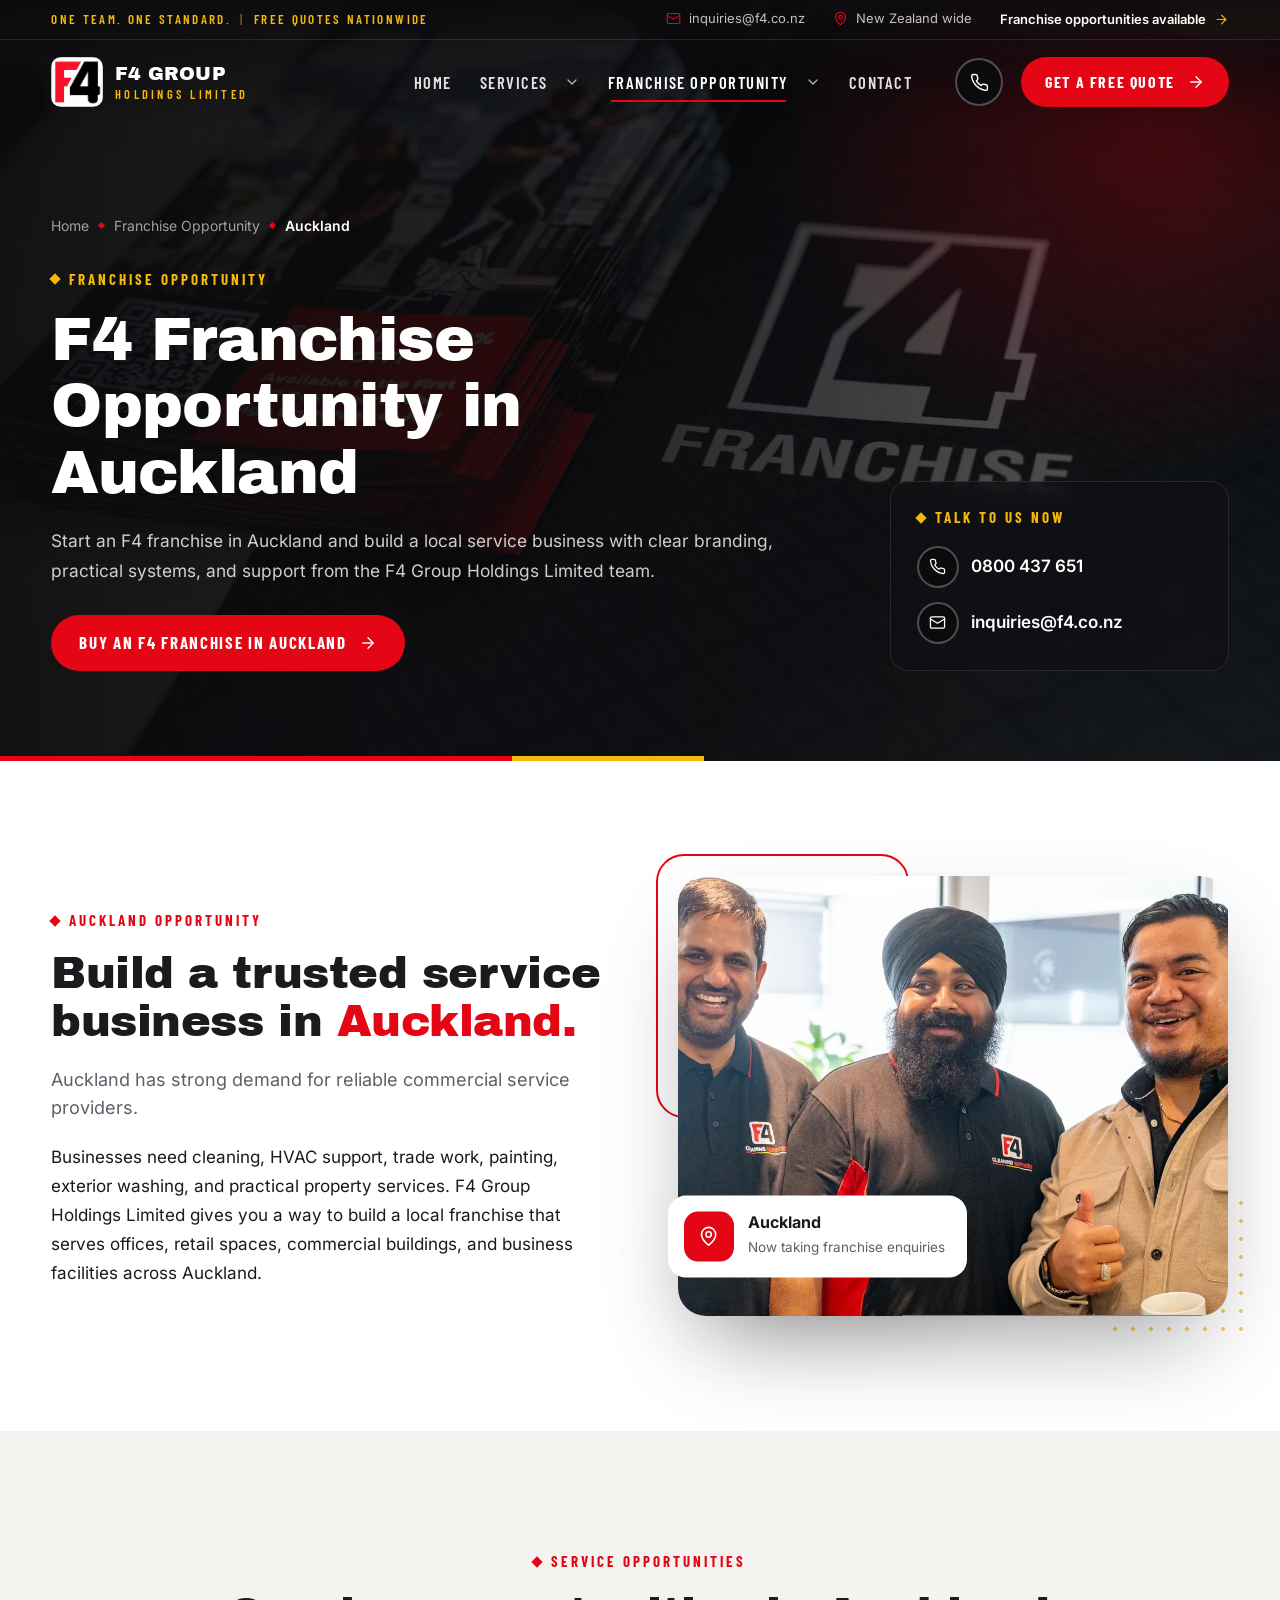
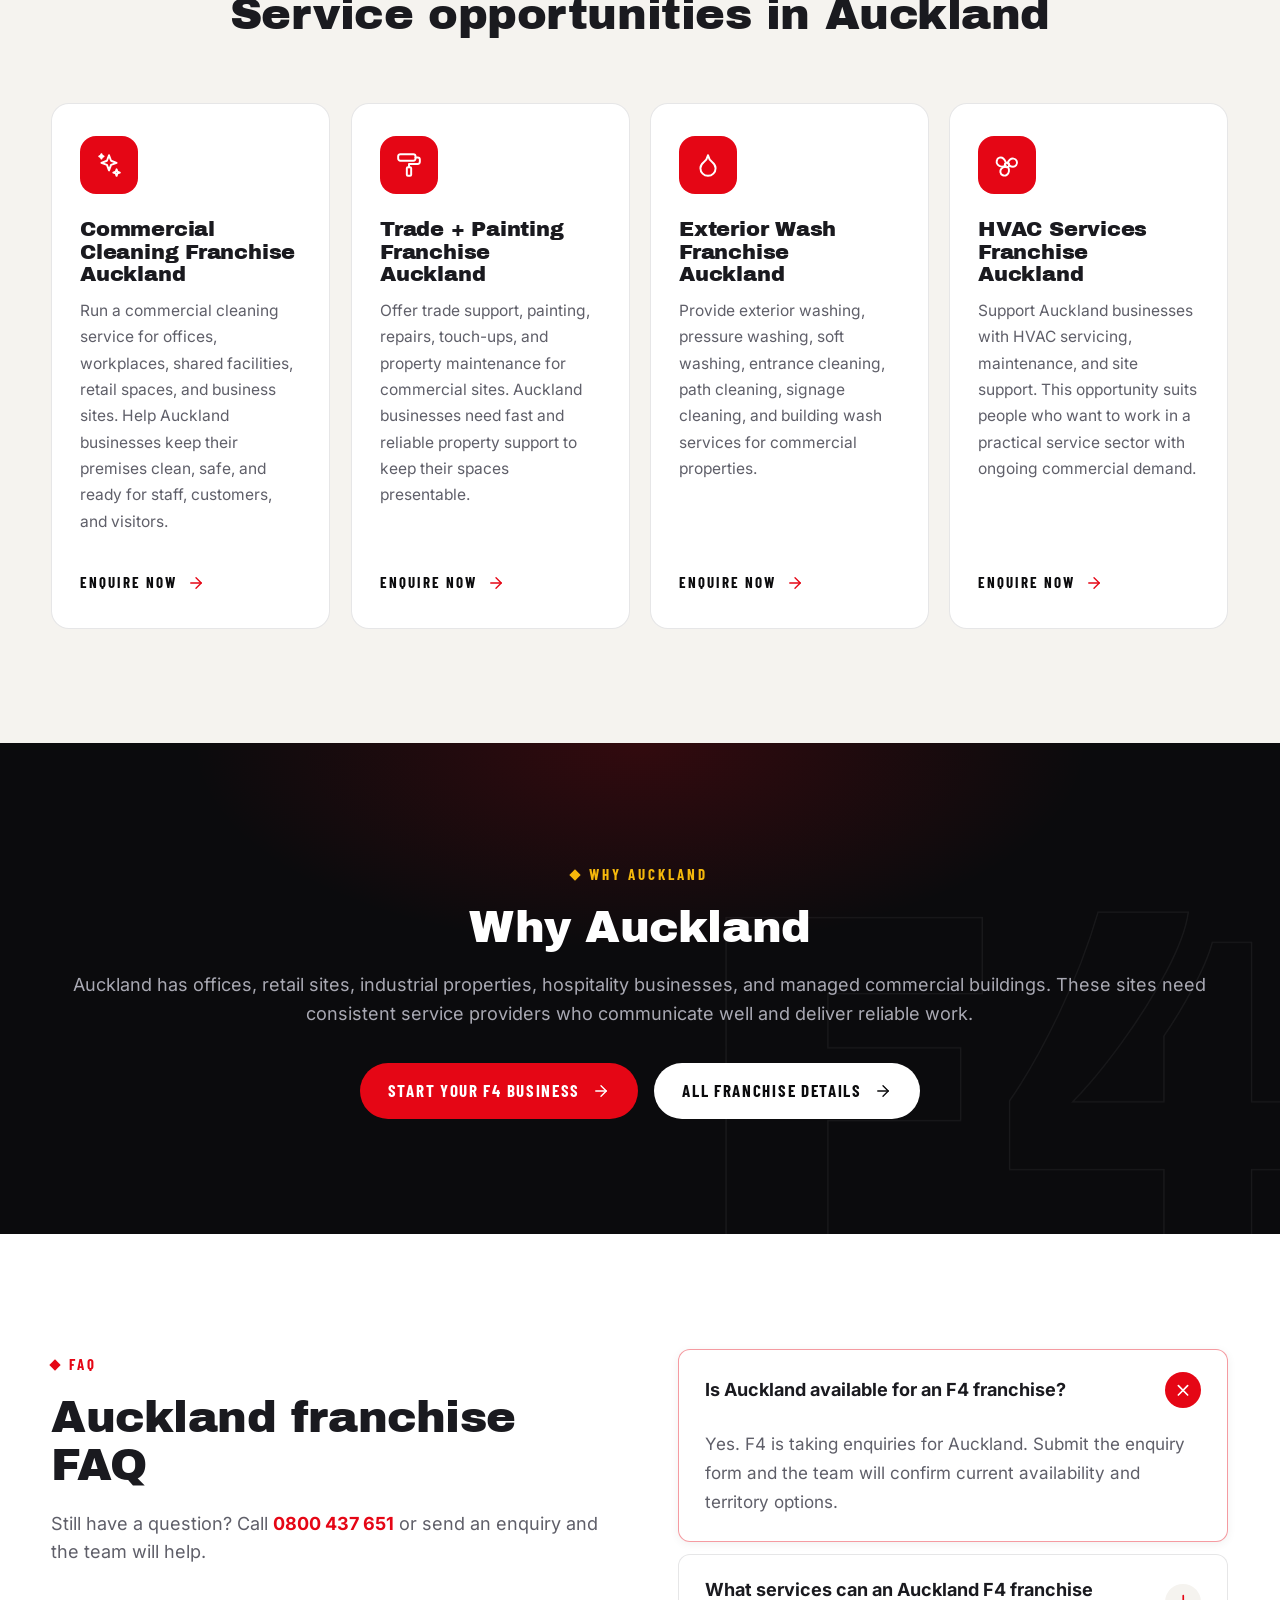
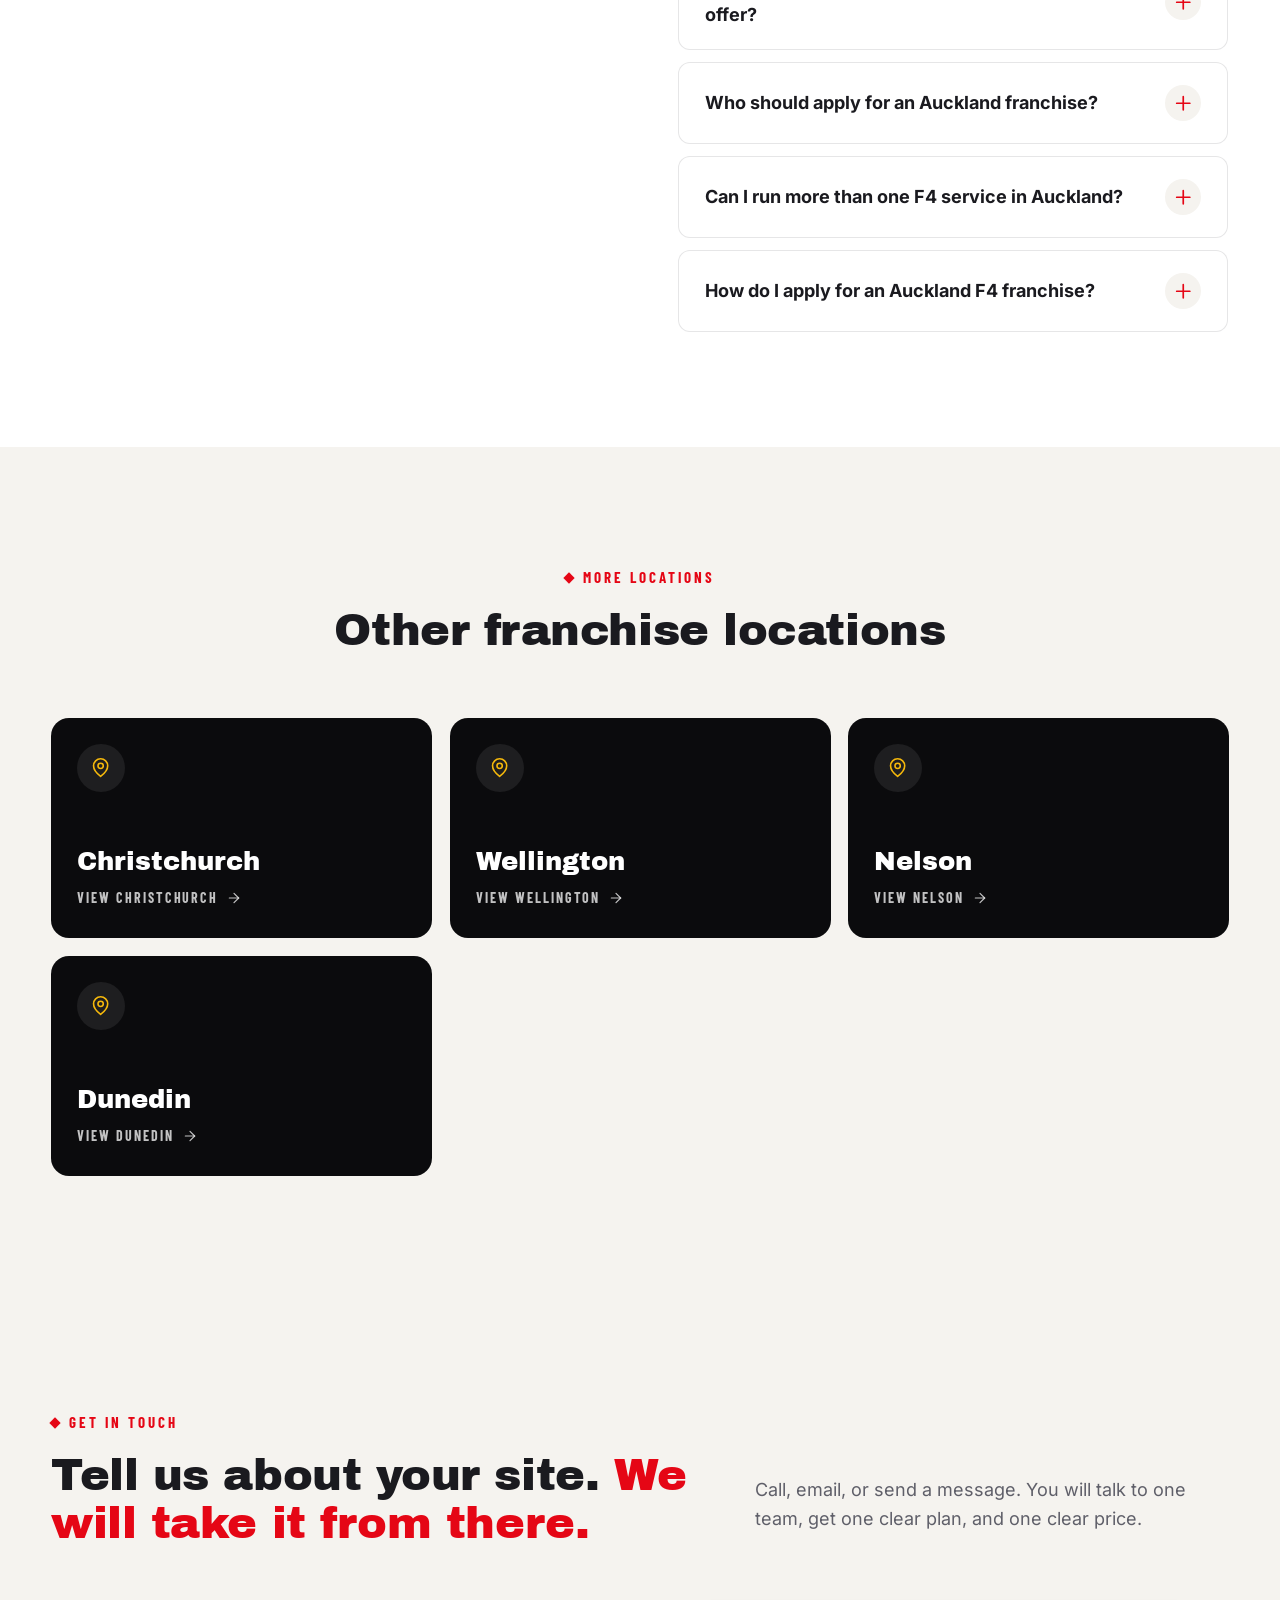
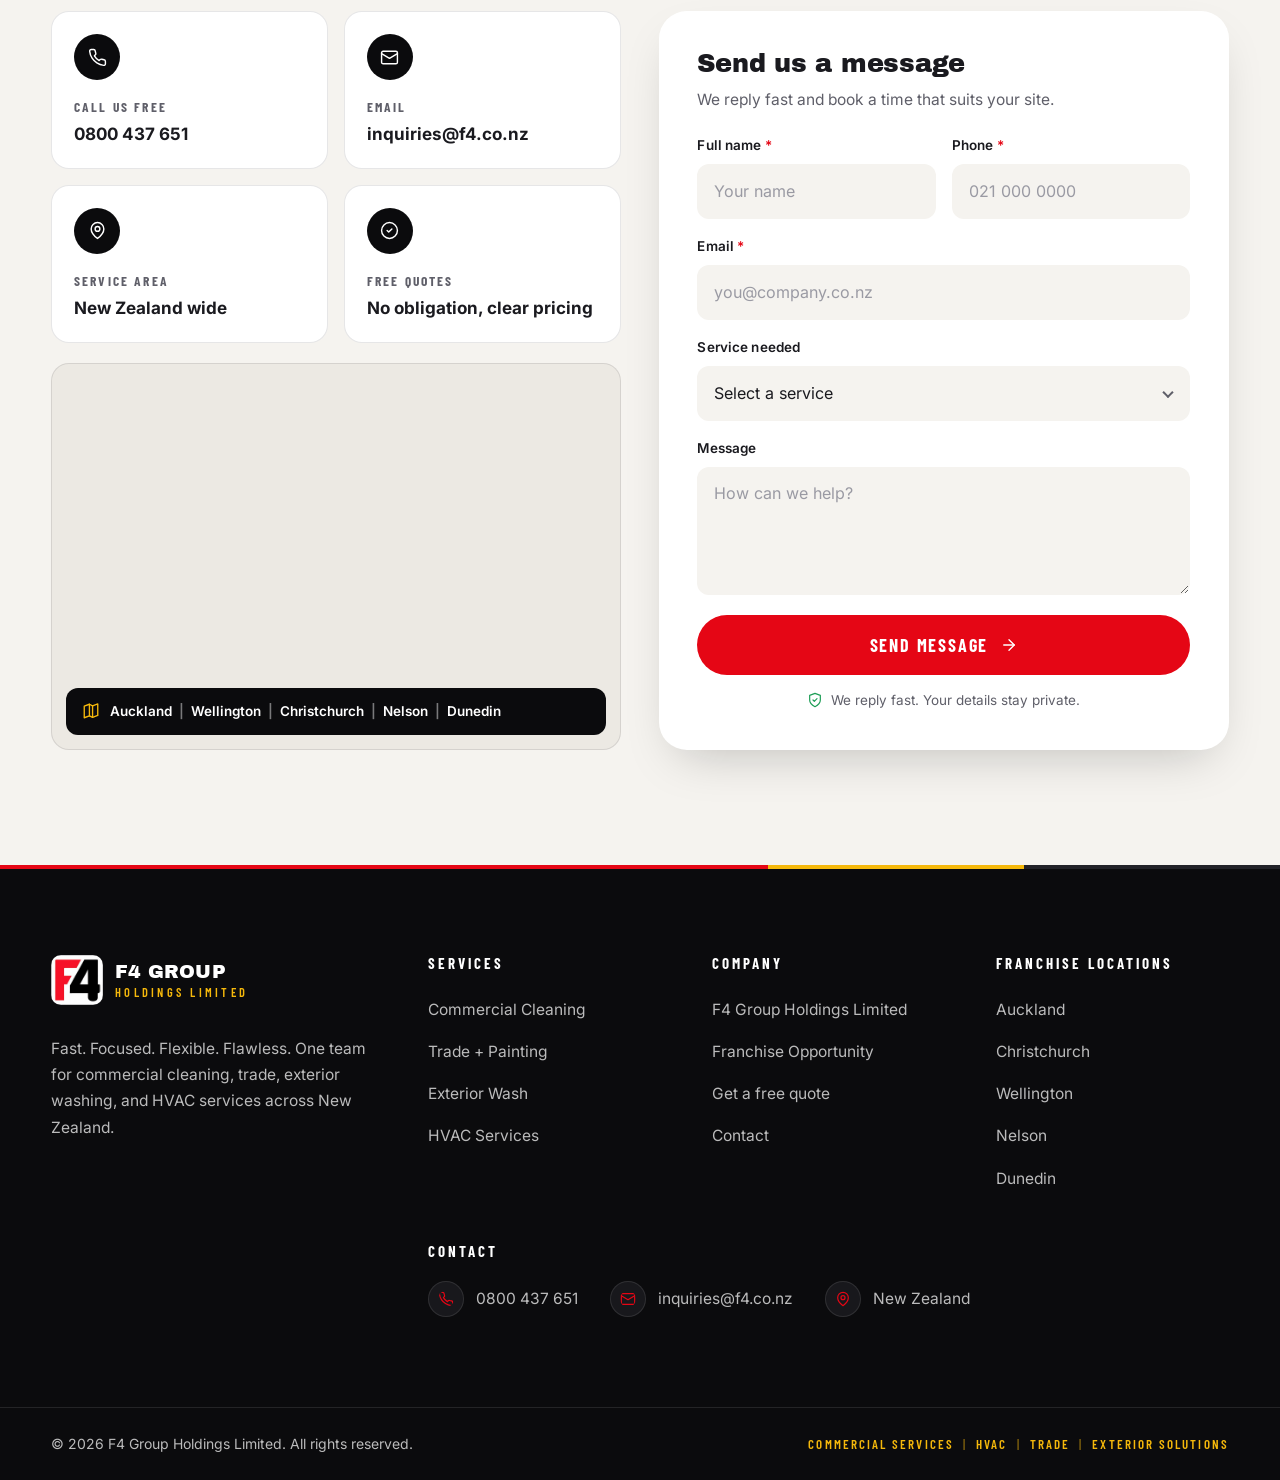
<file: docs/franchise-auckland.html>
<!doctype html>
<html lang="en-US">
<head>
	<meta charset="UTF-8">
	<meta name="viewport" content="width=device-width, initial-scale=1, viewport-fit=cover">
	<title>Auckland | F4 Group Holdings Limited</title>
<meta name='robots' content='noindex, nofollow' />
<script>document.documentElement.classList.add('js');</script>
<link rel="preload" href="assets/fonts/archivo-black-latin-400-normal.woff2" as="font" type="font/woff2" crossorigin>
<link rel="preload" href="assets/fonts/inter-latin-400-normal.woff2" as="font" type="font/woff2" crossorigin>
<link rel="preload" href="assets/img/hero.webp" as="image" fetchpriority="high">
<meta name="theme-color" content="#0b0b0d">
<style id='classic-theme-styles-inline-css'>
/*! This file is auto-generated */
.wp-block-button__link{color:#fff;background-color:#32373c;border-radius:9999px;box-shadow:none;text-decoration:none;padding:calc(.667em + 2px) calc(1.333em + 2px);font-size:1.125em}.wp-block-file__button{background:#32373c;color:#fff;text-decoration:none}
</style>
<style id='global-styles-inline-css'>
:root{--wp--preset--aspect-ratio--square: 1;--wp--preset--aspect-ratio--4-3: 4/3;--wp--preset--aspect-ratio--3-4: 3/4;--wp--preset--aspect-ratio--3-2: 3/2;--wp--preset--aspect-ratio--2-3: 2/3;--wp--preset--aspect-ratio--16-9: 16/9;--wp--preset--aspect-ratio--9-16: 9/16;--wp--preset--color--black: #000000;--wp--preset--color--cyan-bluish-gray: #abb8c3;--wp--preset--color--white: #ffffff;--wp--preset--color--pale-pink: #f78da7;--wp--preset--color--vivid-red: #cf2e2e;--wp--preset--color--luminous-vivid-orange: #ff6900;--wp--preset--color--luminous-vivid-amber: #fcb900;--wp--preset--color--light-green-cyan: #7bdcb5;--wp--preset--color--vivid-green-cyan: #00d084;--wp--preset--color--pale-cyan-blue: #8ed1fc;--wp--preset--color--vivid-cyan-blue: #0693e3;--wp--preset--color--vivid-purple: #9b51e0;--wp--preset--gradient--vivid-cyan-blue-to-vivid-purple: linear-gradient(135deg,rgba(6,147,227,1) 0%,rgb(155,81,224) 100%);--wp--preset--gradient--light-green-cyan-to-vivid-green-cyan: linear-gradient(135deg,rgb(122,220,180) 0%,rgb(0,208,130) 100%);--wp--preset--gradient--luminous-vivid-amber-to-luminous-vivid-orange: linear-gradient(135deg,rgba(252,185,0,1) 0%,rgba(255,105,0,1) 100%);--wp--preset--gradient--luminous-vivid-orange-to-vivid-red: linear-gradient(135deg,rgba(255,105,0,1) 0%,rgb(207,46,46) 100%);--wp--preset--gradient--very-light-gray-to-cyan-bluish-gray: linear-gradient(135deg,rgb(238,238,238) 0%,rgb(169,184,195) 100%);--wp--preset--gradient--cool-to-warm-spectrum: linear-gradient(135deg,rgb(74,234,220) 0%,rgb(151,120,209) 20%,rgb(207,42,186) 40%,rgb(238,44,130) 60%,rgb(251,105,98) 80%,rgb(254,248,76) 100%);--wp--preset--gradient--blush-light-purple: linear-gradient(135deg,rgb(255,206,236) 0%,rgb(152,150,240) 100%);--wp--preset--gradient--blush-bordeaux: linear-gradient(135deg,rgb(254,205,165) 0%,rgb(254,45,45) 50%,rgb(107,0,62) 100%);--wp--preset--gradient--luminous-dusk: linear-gradient(135deg,rgb(255,203,112) 0%,rgb(199,81,192) 50%,rgb(65,88,208) 100%);--wp--preset--gradient--pale-ocean: linear-gradient(135deg,rgb(255,245,203) 0%,rgb(182,227,212) 50%,rgb(51,167,181) 100%);--wp--preset--gradient--electric-grass: linear-gradient(135deg,rgb(202,248,128) 0%,rgb(113,206,126) 100%);--wp--preset--gradient--midnight: linear-gradient(135deg,rgb(2,3,129) 0%,rgb(40,116,252) 100%);--wp--preset--font-size--small: 13px;--wp--preset--font-size--medium: 20px;--wp--preset--font-size--large: 36px;--wp--preset--font-size--x-large: 42px;--wp--preset--spacing--20: 0.44rem;--wp--preset--spacing--30: 0.67rem;--wp--preset--spacing--40: 1rem;--wp--preset--spacing--50: 1.5rem;--wp--preset--spacing--60: 2.25rem;--wp--preset--spacing--70: 3.38rem;--wp--preset--spacing--80: 5.06rem;--wp--preset--shadow--natural: 6px 6px 9px rgba(0, 0, 0, 0.2);--wp--preset--shadow--deep: 12px 12px 50px rgba(0, 0, 0, 0.4);--wp--preset--shadow--sharp: 6px 6px 0px rgba(0, 0, 0, 0.2);--wp--preset--shadow--outlined: 6px 6px 0px -3px rgba(255, 255, 255, 1), 6px 6px rgba(0, 0, 0, 1);--wp--preset--shadow--crisp: 6px 6px 0px rgba(0, 0, 0, 1);}:where(.is-layout-flex){gap: 0.5em;}:where(.is-layout-grid){gap: 0.5em;}body .is-layout-flex{display: flex;}.is-layout-flex{flex-wrap: wrap;align-items: center;}.is-layout-flex > :is(*, div){margin: 0;}body .is-layout-grid{display: grid;}.is-layout-grid > :is(*, div){margin: 0;}:where(.wp-block-columns.is-layout-flex){gap: 2em;}:where(.wp-block-columns.is-layout-grid){gap: 2em;}:where(.wp-block-post-template.is-layout-flex){gap: 1.25em;}:where(.wp-block-post-template.is-layout-grid){gap: 1.25em;}.has-black-color{color: var(--wp--preset--color--black) !important;}.has-cyan-bluish-gray-color{color: var(--wp--preset--color--cyan-bluish-gray) !important;}.has-white-color{color: var(--wp--preset--color--white) !important;}.has-pale-pink-color{color: var(--wp--preset--color--pale-pink) !important;}.has-vivid-red-color{color: var(--wp--preset--color--vivid-red) !important;}.has-luminous-vivid-orange-color{color: var(--wp--preset--color--luminous-vivid-orange) !important;}.has-luminous-vivid-amber-color{color: var(--wp--preset--color--luminous-vivid-amber) !important;}.has-light-green-cyan-color{color: var(--wp--preset--color--light-green-cyan) !important;}.has-vivid-green-cyan-color{color: var(--wp--preset--color--vivid-green-cyan) !important;}.has-pale-cyan-blue-color{color: var(--wp--preset--color--pale-cyan-blue) !important;}.has-vivid-cyan-blue-color{color: var(--wp--preset--color--vivid-cyan-blue) !important;}.has-vivid-purple-color{color: var(--wp--preset--color--vivid-purple) !important;}.has-black-background-color{background-color: var(--wp--preset--color--black) !important;}.has-cyan-bluish-gray-background-color{background-color: var(--wp--preset--color--cyan-bluish-gray) !important;}.has-white-background-color{background-color: var(--wp--preset--color--white) !important;}.has-pale-pink-background-color{background-color: var(--wp--preset--color--pale-pink) !important;}.has-vivid-red-background-color{background-color: var(--wp--preset--color--vivid-red) !important;}.has-luminous-vivid-orange-background-color{background-color: var(--wp--preset--color--luminous-vivid-orange) !important;}.has-luminous-vivid-amber-background-color{background-color: var(--wp--preset--color--luminous-vivid-amber) !important;}.has-light-green-cyan-background-color{background-color: var(--wp--preset--color--light-green-cyan) !important;}.has-vivid-green-cyan-background-color{background-color: var(--wp--preset--color--vivid-green-cyan) !important;}.has-pale-cyan-blue-background-color{background-color: var(--wp--preset--color--pale-cyan-blue) !important;}.has-vivid-cyan-blue-background-color{background-color: var(--wp--preset--color--vivid-cyan-blue) !important;}.has-vivid-purple-background-color{background-color: var(--wp--preset--color--vivid-purple) !important;}.has-black-border-color{border-color: var(--wp--preset--color--black) !important;}.has-cyan-bluish-gray-border-color{border-color: var(--wp--preset--color--cyan-bluish-gray) !important;}.has-white-border-color{border-color: var(--wp--preset--color--white) !important;}.has-pale-pink-border-color{border-color: var(--wp--preset--color--pale-pink) !important;}.has-vivid-red-border-color{border-color: var(--wp--preset--color--vivid-red) !important;}.has-luminous-vivid-orange-border-color{border-color: var(--wp--preset--color--luminous-vivid-orange) !important;}.has-luminous-vivid-amber-border-color{border-color: var(--wp--preset--color--luminous-vivid-amber) !important;}.has-light-green-cyan-border-color{border-color: var(--wp--preset--color--light-green-cyan) !important;}.has-vivid-green-cyan-border-color{border-color: var(--wp--preset--color--vivid-green-cyan) !important;}.has-pale-cyan-blue-border-color{border-color: var(--wp--preset--color--pale-cyan-blue) !important;}.has-vivid-cyan-blue-border-color{border-color: var(--wp--preset--color--vivid-cyan-blue) !important;}.has-vivid-purple-border-color{border-color: var(--wp--preset--color--vivid-purple) !important;}.has-vivid-cyan-blue-to-vivid-purple-gradient-background{background: var(--wp--preset--gradient--vivid-cyan-blue-to-vivid-purple) !important;}.has-light-green-cyan-to-vivid-green-cyan-gradient-background{background: var(--wp--preset--gradient--light-green-cyan-to-vivid-green-cyan) !important;}.has-luminous-vivid-amber-to-luminous-vivid-orange-gradient-background{background: var(--wp--preset--gradient--luminous-vivid-amber-to-luminous-vivid-orange) !important;}.has-luminous-vivid-orange-to-vivid-red-gradient-background{background: var(--wp--preset--gradient--luminous-vivid-orange-to-vivid-red) !important;}.has-very-light-gray-to-cyan-bluish-gray-gradient-background{background: var(--wp--preset--gradient--very-light-gray-to-cyan-bluish-gray) !important;}.has-cool-to-warm-spectrum-gradient-background{background: var(--wp--preset--gradient--cool-to-warm-spectrum) !important;}.has-blush-light-purple-gradient-background{background: var(--wp--preset--gradient--blush-light-purple) !important;}.has-blush-bordeaux-gradient-background{background: var(--wp--preset--gradient--blush-bordeaux) !important;}.has-luminous-dusk-gradient-background{background: var(--wp--preset--gradient--luminous-dusk) !important;}.has-pale-ocean-gradient-background{background: var(--wp--preset--gradient--pale-ocean) !important;}.has-electric-grass-gradient-background{background: var(--wp--preset--gradient--electric-grass) !important;}.has-midnight-gradient-background{background: var(--wp--preset--gradient--midnight) !important;}.has-small-font-size{font-size: var(--wp--preset--font-size--small) !important;}.has-medium-font-size{font-size: var(--wp--preset--font-size--medium) !important;}.has-large-font-size{font-size: var(--wp--preset--font-size--large) !important;}.has-x-large-font-size{font-size: var(--wp--preset--font-size--x-large) !important;}
:where(.wp-block-post-template.is-layout-flex){gap: 1.25em;}:where(.wp-block-post-template.is-layout-grid){gap: 1.25em;}
:where(.wp-block-columns.is-layout-flex){gap: 2em;}:where(.wp-block-columns.is-layout-grid){gap: 2em;}
:root :where(.wp-block-pullquote){font-size: 1.5em;line-height: 1.6;}
</style>
<link rel='stylesheet' id='f4-main-css' href='assets/css/main.css' media='all' />
<style>
html { color-scheme: light; }
.map-static { position: absolute; inset: 0; display: grid; place-items: center; text-align: center; padding: 24px 24px 80px;
  background: radial-gradient(circle at 30% 40%, rgba(229,6,21,.12), transparent 60%), repeating-linear-gradient(0deg, #e8e5df 0 1px, transparent 1px 40px), repeating-linear-gradient(90deg, #e8e5df 0 1px, transparent 1px 40px), #f1eee9; color: #1a1a1f; }
.map-static__inner { display: grid; gap: 6px; max-width: 320px; }
.map-static strong { font-family: "Archivo Black", sans-serif; font-weight: 400; font-size: 20px; }
.map-static span span, .map-static__inner > span { font-size: 14px; color: #5f5f69; }
</style>
</head>
<body class="page-template page-template-page-templates page-template-template-location page-template-page-templatestemplate-location-php page page-id-13 page-child parent-pageid-12 wp-embed-responsive is-inner">
<a class="skip-link" href="#main">Skip to content</a>
<div class="scroll-progress" aria-hidden="true"><span></span></div>

<header class="site-header" data-header>
	<div class="topbar">
		<div class="container topbar__inner">
			<p class="topbar__tag">One team. One standard. <i>|</i> Free quotes nationwide</p>
			<ul class="topbar__links">
				<li><a href="mailto:inquiries@f4.co.nz"><svg class="icon icon-mail " width="24" height="24" viewBox="0 0 24 24" fill="none" stroke="currentColor" stroke-width="1.8" stroke-linecap="round" stroke-linejoin="round" aria-hidden="true" focusable="false"><rect x="2" y="4" width="20" height="16" rx="2"/><path d="m22 7-10 6L2 7"/></svg><span>inquiries@f4.co.nz</span></a></li>
				<li><span><svg class="icon icon-pin " width="24" height="24" viewBox="0 0 24 24" fill="none" stroke="currentColor" stroke-width="1.8" stroke-linecap="round" stroke-linejoin="round" aria-hidden="true" focusable="false"><path d="M20 10c0 6-8 12-8 12s-8-6-8-12a8 8 0 0 1 16 0z"/><circle cx="12" cy="10" r="3"/></svg>New Zealand wide</span></li>
				<li><a class="topbar__franchise" href="franchise-opportunity.html">Franchise opportunities available <svg class="icon icon-arrow-right " width="24" height="24" viewBox="0 0 24 24" fill="none" stroke="currentColor" stroke-width="1.8" stroke-linecap="round" stroke-linejoin="round" aria-hidden="true" focusable="false"><path d="M5 12h14"/><path d="m12 5 7 7-7 7"/></svg></a></li>
			</ul>
		</div>
	</div>

	<div class="container header-main">
		<a class="brand" href="index.html" aria-label="F4 Group Holdings Limited home">
			<img class="brand__logo" src="assets/img/logo.png" alt="F4 Group Holdings Limited" width="120" height="116">			<span class="brand__text"><strong>F4 Group</strong><small>Holdings Limited</small></span>
		</a>

		<nav class="primary-nav" id="primary-nav" aria-label="Primary" data-nav>
			<div class="primary-nav__head">
				<span class="eyebrow eyebrow--gold">Menu</span>
				<button class="nav-close" type="button" aria-label="Close menu" data-nav-close><svg class="icon icon-close " width="24" height="24" viewBox="0 0 24 24" fill="none" stroke="currentColor" stroke-width="1.8" stroke-linecap="round" stroke-linejoin="round" aria-hidden="true" focusable="false"><path d="M18 6 6 18"/><path d="m6 6 12 12"/></svg></button>
			</div>
			<ul id="menu-f4-primary" class="menu"><li id="menu-item-20" class="menu-item menu-item-type-post_type menu-item-object-page menu-item-home menu-item-20"><a href="index.html">Home</a></li>
<li id="menu-item-21" class="menu-item menu-item-type-post_type menu-item-object-page menu-item-has-children menu-item-21"><a href="f4-group.html">Services</a><button class="submenu-toggle" type="button" aria-expanded="false" aria-label="Show Services submenu"><svg class="icon icon-chevron-down " width="24" height="24" viewBox="0 0 24 24" fill="none" stroke="currentColor" stroke-width="1.8" stroke-linecap="round" stroke-linejoin="round" aria-hidden="true" focusable="false"><path d="m6 9 6 6 6-6"/></svg></button>
<ul class="sub-menu">
	<li id="menu-item-22" class="menu-item menu-item-type-post_type menu-item-object-page menu-item-22"><a href="services-commercial-cleaning.html">Commercial Cleaning</a></li>
	<li id="menu-item-23" class="menu-item menu-item-type-post_type menu-item-object-page menu-item-23"><a href="services-trade-painting.html">Trade + Painting</a></li>
	<li id="menu-item-24" class="menu-item menu-item-type-post_type menu-item-object-page menu-item-24"><a href="services-exterior-wash.html">Exterior Wash</a></li>
	<li id="menu-item-25" class="menu-item menu-item-type-post_type menu-item-object-page menu-item-25"><a href="services-hvac-services.html">HVAC Services</a></li>
</ul>
</li>
<li id="menu-item-26" class="menu-item menu-item-type-post_type menu-item-object-page current-page-ancestor current-menu-ancestor current-menu-parent current-page-parent current_page_parent current_page_ancestor menu-item-has-children menu-item-26"><a href="franchise-opportunity.html">Franchise Opportunity</a><button class="submenu-toggle" type="button" aria-expanded="false" aria-label="Show Franchise Opportunity submenu"><svg class="icon icon-chevron-down " width="24" height="24" viewBox="0 0 24 24" fill="none" stroke="currentColor" stroke-width="1.8" stroke-linecap="round" stroke-linejoin="round" aria-hidden="true" focusable="false"><path d="m6 9 6 6 6-6"/></svg></button>
<ul class="sub-menu">
	<li id="menu-item-27" class="menu-item menu-item-type-post_type menu-item-object-page current-menu-item page_item page-item-13 current_page_item menu-item-27"><a href="franchise-auckland.html" aria-current="page">Auckland</a></li>
	<li id="menu-item-28" class="menu-item menu-item-type-post_type menu-item-object-page menu-item-28"><a href="franchise-christchurch.html">Christchurch</a></li>
	<li id="menu-item-29" class="menu-item menu-item-type-post_type menu-item-object-page menu-item-29"><a href="franchise-wellington.html">Wellington</a></li>
	<li id="menu-item-30" class="menu-item menu-item-type-post_type menu-item-object-page menu-item-30"><a href="franchise-nelson.html">Nelson</a></li>
	<li id="menu-item-31" class="menu-item menu-item-type-post_type menu-item-object-page menu-item-31"><a href="franchise-dunedin.html">Dunedin</a></li>
</ul>
</li>
<li id="menu-item-32" class="menu-item menu-item-type-post_type menu-item-object-page menu-item-32"><a href="contact.html">Contact</a></li>
</ul>			<div class="primary-nav__foot">
				<a class="btn btn--red" href="quote.html" ><span>Get a free quote</span><svg class="icon icon-arrow-right " width="24" height="24" viewBox="0 0 24 24" fill="none" stroke="currentColor" stroke-width="1.8" stroke-linecap="round" stroke-linejoin="round" aria-hidden="true" focusable="false"><path d="M5 12h14"/><path d="m12 5 7 7-7 7"/></svg></a>				<a class="nav-contact" href="tel:0800437651"><svg class="icon icon-phone " width="24" height="24" viewBox="0 0 24 24" fill="none" stroke="currentColor" stroke-width="1.8" stroke-linecap="round" stroke-linejoin="round" aria-hidden="true" focusable="false"><path d="M22 16.92v3a2 2 0 0 1-2.18 2 19.8 19.8 0 0 1-8.63-3.07 19.5 19.5 0 0 1-6-6A19.8 19.8 0 0 1 2.12 4.18 2 2 0 0 1 4.11 2h3a2 2 0 0 1 2 1.72c.13.96.36 1.9.7 2.81a2 2 0 0 1-.45 2.11L8.09 9.91a16 16 0 0 0 6 6l1.27-1.27a2 2 0 0 1 2.11-.45c.91.34 1.85.57 2.81.7A2 2 0 0 1 22 16.92z"/></svg><span>0800 437 651</span></a>
				<a class="nav-contact" href="mailto:inquiries@f4.co.nz"><svg class="icon icon-mail " width="24" height="24" viewBox="0 0 24 24" fill="none" stroke="currentColor" stroke-width="1.8" stroke-linecap="round" stroke-linejoin="round" aria-hidden="true" focusable="false"><rect x="2" y="4" width="20" height="16" rx="2"/><path d="m22 7-10 6L2 7"/></svg><span>inquiries@f4.co.nz</span></a>
			</div>
		</nav>

		<div class="header-actions">
			<a class="header-call" href="tel:0800437651" aria-label="Call 0800 437 651">
				<span class="call-circle"><svg class="icon icon-phone " width="24" height="24" viewBox="0 0 24 24" fill="none" stroke="currentColor" stroke-width="1.8" stroke-linecap="round" stroke-linejoin="round" aria-hidden="true" focusable="false"><path d="M22 16.92v3a2 2 0 0 1-2.18 2 19.8 19.8 0 0 1-8.63-3.07 19.5 19.5 0 0 1-6-6A19.8 19.8 0 0 1 2.12 4.18 2 2 0 0 1 4.11 2h3a2 2 0 0 1 2 1.72c.13.96.36 1.9.7 2.81a2 2 0 0 1-.45 2.11L8.09 9.91a16 16 0 0 0 6 6l1.27-1.27a2 2 0 0 1 2.11-.45c.91.34 1.85.57 2.81.7A2 2 0 0 1 22 16.92z"/></svg></span>
				<span class="header-call__text"><small>Call us free</small><strong>0800 437 651</strong></span>
			</a>
			<a class="btn btn--red" href="quote.html" data-cta="header"><span>Get a free quote</span><svg class="icon icon-arrow-right " width="24" height="24" viewBox="0 0 24 24" fill="none" stroke="currentColor" stroke-width="1.8" stroke-linecap="round" stroke-linejoin="round" aria-hidden="true" focusable="false"><path d="M5 12h14"/><path d="m12 5 7 7-7 7"/></svg></a>			<button class="nav-toggle" type="button" aria-controls="primary-nav" aria-expanded="false" aria-label="Open menu" data-nav-toggle>
				<span></span><span></span><span></span>
			</button>
		</div>
	</div>
</header>
<div class="nav-overlay" data-nav-close aria-hidden="true"></div>

<main id="main" class="site-main">
<section class="page-hero">
	<div class="page-hero__media" aria-hidden="true">
		<img src="assets/img/hero.webp" alt="" fetchpriority="high">
	</div>
	<div class="container">
		<nav class="breadcrumbs" aria-label="Breadcrumb"><ol><li><a href="index.html">Home</a></li><li><a href="franchise-opportunity.html">Franchise Opportunity</a></li><li aria-current="page">Auckland</li></ol></nav>		<div class="page-hero__inner">
			<div class="page-hero__content">
									<span class="eyebrow eyebrow--gold">Franchise opportunity</span>
								<h1 class="page-hero__title">F4 Franchise Opportunity in Auckland</h1>
									<p class="page-hero__lead">Start an F4 franchise in Auckland and build a local service business with clear branding, practical systems, and support from the F4 Group Holdings Limited team.</p>
													<div class="btn-row">
						<a class="btn btn--red" href="#contact-us" ><span>Buy an F4 franchise in Auckland</span><svg class="icon icon-arrow-right " width="24" height="24" viewBox="0 0 24 24" fill="none" stroke="currentColor" stroke-width="1.8" stroke-linecap="round" stroke-linejoin="round" aria-hidden="true" focusable="false"><path d="M5 12h14"/><path d="m12 5 7 7-7 7"/></svg></a>					</div>
							</div>
							<div class="page-hero__aside">
					<span class="eyebrow eyebrow--gold">Talk to us now</span>
					<a href="tel:0800437651"><span class="call-circle"><svg class="icon icon-phone " width="24" height="24" viewBox="0 0 24 24" fill="none" stroke="currentColor" stroke-width="1.8" stroke-linecap="round" stroke-linejoin="round" aria-hidden="true" focusable="false"><path d="M22 16.92v3a2 2 0 0 1-2.18 2 19.8 19.8 0 0 1-8.63-3.07 19.5 19.5 0 0 1-6-6A19.8 19.8 0 0 1 2.12 4.18 2 2 0 0 1 4.11 2h3a2 2 0 0 1 2 1.72c.13.96.36 1.9.7 2.81a2 2 0 0 1-.45 2.11L8.09 9.91a16 16 0 0 0 6 6l1.27-1.27a2 2 0 0 1 2.11-.45c.91.34 1.85.57 2.81.7A2 2 0 0 1 22 16.92z"/></svg></span><span>0800 437 651</span></a>
					<a href="mailto:inquiries@f4.co.nz"><span class="call-circle"><svg class="icon icon-mail " width="24" height="24" viewBox="0 0 24 24" fill="none" stroke="currentColor" stroke-width="1.8" stroke-linecap="round" stroke-linejoin="round" aria-hidden="true" focusable="false"><rect x="2" y="4" width="20" height="16" rx="2"/><path d="m22 7-10 6L2 7"/></svg></span><span>inquiries@f4.co.nz</span></a>
				</div>
					</div>
	</div>
</section>

<section class="section">
	<div class="container split">
		<div data-reveal="left">
			<span class="eyebrow ">Auckland opportunity</span>			<h2 class="h2">Build a trusted service business in <span class="text-red">Auckland.</span></h2>
			<p class="lead">Auckland has strong demand for reliable commercial service providers.</p>
			<p>Businesses need cleaning, HVAC support, trade work, painting, exterior washing, and practical property services. F4 Group Holdings Limited gives you a way to build a local franchise that serves offices, retail spaces, commercial buildings, and business facilities across Auckland.</p>
					</div>
		<div class="split__media" data-reveal="right">
			<div class="framed-img"><img src="assets/img/one-team.webp" alt="F4 Group Holdings Limited team" loading="lazy" width="1600" height="774"></div>
			<div class="floating-badge" data-parallax="-0.06">
				<span class="floating-badge__icon"><svg class="icon icon-pin " width="24" height="24" viewBox="0 0 24 24" fill="none" stroke="currentColor" stroke-width="1.8" stroke-linecap="round" stroke-linejoin="round" aria-hidden="true" focusable="false"><path d="M20 10c0 6-8 12-8 12s-8-6-8-12a8 8 0 0 1 16 0z"/><circle cx="12" cy="10" r="3"/></svg></span>
				<span><strong>Auckland</strong><small>Now taking franchise enquiries</small></span>
			</div>
		</div>
	</div>
</section>

<section class="section section--paper">
	<div class="container">
		<div class="section-head section-head--center" data-reveal>
			<span class="eyebrow ">Service opportunities</span>			<h2 class="h2">Service opportunities in Auckland</h2>
		</div>
		<div class="sector-grid">
							<a class="sector-card" href="#contact-us" data-preselect="commercial-cleaning" data-reveal data-delay="0">
					<span class="feature-card__icon"><svg class="icon icon-sparkle " width="24" height="24" viewBox="0 0 24 24" fill="none" stroke="currentColor" stroke-width="1.8" stroke-linecap="round" stroke-linejoin="round" aria-hidden="true" focusable="false"><path d="M12 3l1.9 5.1L19 10l-5.1 1.9L12 17l-1.9-5.1L5 10l5.1-1.9z"/><path d="M19 16l.8 2.2L22 19l-2.2.8L19 22l-.8-2.2L16 19l2.2-.8z"/><path d="M5 2l.6 1.4L7 4l-1.4.6L5 6l-.6-1.4L3 4l1.4-.6z"/></svg></span>
					<h3>Commercial Cleaning Franchise Auckland</h3>
					<p>Run a commercial cleaning service for offices, workplaces, shared facilities, retail spaces, and business sites. Help Auckland businesses keep their premises clean, safe, and ready for staff, customers, and visitors.</p>
					<span class="service-card__more">Enquire now <svg class="icon icon-arrow-right " width="24" height="24" viewBox="0 0 24 24" fill="none" stroke="currentColor" stroke-width="1.8" stroke-linecap="round" stroke-linejoin="round" aria-hidden="true" focusable="false"><path d="M5 12h14"/><path d="m12 5 7 7-7 7"/></svg></span>
				</a>
							<a class="sector-card" href="#contact-us" data-preselect="trade-painting" data-reveal data-delay="1">
					<span class="feature-card__icon"><svg class="icon icon-roller " width="24" height="24" viewBox="0 0 24 24" fill="none" stroke="currentColor" stroke-width="1.8" stroke-linecap="round" stroke-linejoin="round" aria-hidden="true" focusable="false"><rect x="2" y="2" width="16" height="6" rx="2"/><path d="M18 5h2a2 2 0 0 1 2 2v2a2 2 0 0 1-2 2h-8v3"/><rect x="10" y="14" width="4" height="8" rx="1"/></svg></span>
					<h3>Trade + Painting Franchise Auckland</h3>
					<p>Offer trade support, painting, repairs, touch-ups, and property maintenance for commercial sites. Auckland businesses need fast and reliable property support to keep their spaces presentable.</p>
					<span class="service-card__more">Enquire now <svg class="icon icon-arrow-right " width="24" height="24" viewBox="0 0 24 24" fill="none" stroke="currentColor" stroke-width="1.8" stroke-linecap="round" stroke-linejoin="round" aria-hidden="true" focusable="false"><path d="M5 12h14"/><path d="m12 5 7 7-7 7"/></svg></span>
				</a>
							<a class="sector-card" href="#contact-us" data-preselect="exterior-wash" data-reveal data-delay="2">
					<span class="feature-card__icon"><svg class="icon icon-droplet " width="24" height="24" viewBox="0 0 24 24" fill="none" stroke="currentColor" stroke-width="1.8" stroke-linecap="round" stroke-linejoin="round" aria-hidden="true" focusable="false"><path d="M12 22a7 7 0 0 0 7-7c0-2-1-3.9-3-5.5S12.5 5.5 12 3c-.5 2.5-2 4.9-4 6.5S5 13 5 15a7 7 0 0 0 7 7z"/></svg></span>
					<h3>Exterior Wash Franchise Auckland</h3>
					<p>Provide exterior washing, pressure washing, soft washing, entrance cleaning, path cleaning, signage cleaning, and building wash services for commercial properties.</p>
					<span class="service-card__more">Enquire now <svg class="icon icon-arrow-right " width="24" height="24" viewBox="0 0 24 24" fill="none" stroke="currentColor" stroke-width="1.8" stroke-linecap="round" stroke-linejoin="round" aria-hidden="true" focusable="false"><path d="M5 12h14"/><path d="m12 5 7 7-7 7"/></svg></span>
				</a>
							<a class="sector-card" href="#contact-us" data-preselect="hvac-services" data-reveal data-delay="3">
					<span class="feature-card__icon"><svg class="icon icon-fan " width="24" height="24" viewBox="0 0 24 24" fill="none" stroke="currentColor" stroke-width="1.8" stroke-linecap="round" stroke-linejoin="round" aria-hidden="true" focusable="false"><path d="M10.8 12.3c-2.4 1.6-5.6 1.4-7.4-.6C1.6 9.7 2.4 6 5 5.2c2.6-.8 4.6 1.3 5.6 3.6"/><path d="M12.6 10.6c.4-2.8 2.9-4.9 5.6-4.5 2.7.3 4 3.9 2.3 6-1.7 2.2-4.5 1.6-6.6.3"/><path d="M12.9 13.9c1.6 2.4 1.1 5.6-1.1 7.2-2.2 1.6-5.6.2-5.9-2.5-.3-2.7 2-4.4 4.4-4.9"/><circle cx="12" cy="12" r="2"/></svg></span>
					<h3>HVAC Services Franchise Auckland</h3>
					<p>Support Auckland businesses with HVAC servicing, maintenance, and site support. This opportunity suits people who want to work in a practical service sector with ongoing commercial demand.</p>
					<span class="service-card__more">Enquire now <svg class="icon icon-arrow-right " width="24" height="24" viewBox="0 0 24 24" fill="none" stroke="currentColor" stroke-width="1.8" stroke-linecap="round" stroke-linejoin="round" aria-hidden="true" focusable="false"><path d="M5 12h14"/><path d="m12 5 7 7-7 7"/></svg></span>
				</a>
					</div>
	</div>
</section>

<section class="section section--dark why">
	<div class="why__bg-word" aria-hidden="true" data-parallax="0.15">F4</div>
	<div class="container">
		<div class="section-head section-head--center" data-reveal style="margin-bottom:0;">
			<span class="eyebrow eyebrow--gold">Why Auckland</span>			<h2 class="h2">Why Auckland</h2>
			<p class="lead">Auckland has offices, retail sites, industrial properties, hospitality businesses, and managed commercial buildings. These sites need consistent service providers who communicate well and deliver reliable work.</p>
			<div class="btn-row btn-row--center">
				<a class="btn btn--red" href="#contact-us" ><span>Start your F4 business</span><svg class="icon icon-arrow-right " width="24" height="24" viewBox="0 0 24 24" fill="none" stroke="currentColor" stroke-width="1.8" stroke-linecap="round" stroke-linejoin="round" aria-hidden="true" focusable="false"><path d="M5 12h14"/><path d="m12 5 7 7-7 7"/></svg></a>				<a class="btn btn--white" href="franchise-opportunity.html" ><span>All franchise details</span><svg class="icon icon-arrow-right " width="24" height="24" viewBox="0 0 24 24" fill="none" stroke="currentColor" stroke-width="1.8" stroke-linecap="round" stroke-linejoin="round" aria-hidden="true" focusable="false"><path d="M5 12h14"/><path d="m12 5 7 7-7 7"/></svg></a>			</div>
		</div>
	</div>
</section>

<section class="section">
	<div class="container split" style="align-items:start;">
		<div data-reveal="left">
			<span class="eyebrow ">FAQ</span>			<h2 class="h2">Auckland franchise FAQ</h2>
			<p class="lead">Still have a question? Call <a class="text-red" href="tel:0800437651"><strong>0800 437 651</strong></a> or send an enquiry and the team will help.</p>
		</div>
		<div class="accordion" data-reveal="right">
							<details open>
					<summary><span>Is Auckland available for an F4 franchise?</span><span class="acc-icon"><svg class="icon icon-plus " width="24" height="24" viewBox="0 0 24 24" fill="none" stroke="currentColor" stroke-width="1.8" stroke-linecap="round" stroke-linejoin="round" aria-hidden="true" focusable="false"><path d="M12 5v14"/><path d="M5 12h14"/></svg></span></summary>
					<div class="acc-body"><p>Yes. F4 is taking enquiries for Auckland. Submit the enquiry form and the team will confirm current availability and territory options.</p></div>
				</details>
							<details >
					<summary><span>What services can an Auckland F4 franchise offer?</span><span class="acc-icon"><svg class="icon icon-plus " width="24" height="24" viewBox="0 0 24 24" fill="none" stroke="currentColor" stroke-width="1.8" stroke-linecap="round" stroke-linejoin="round" aria-hidden="true" focusable="false"><path d="M12 5v14"/><path d="M5 12h14"/></svg></span></summary>
					<div class="acc-body"><p>You can focus on commercial cleaning, HVAC services, trade and painting, exterior washing, or an approved service mix.</p></div>
				</details>
							<details >
					<summary><span>Who should apply for an Auckland franchise?</span><span class="acc-icon"><svg class="icon icon-plus " width="24" height="24" viewBox="0 0 24 24" fill="none" stroke="currentColor" stroke-width="1.8" stroke-linecap="round" stroke-linejoin="round" aria-hidden="true" focusable="false"><path d="M12 5v14"/><path d="M5 12h14"/></svg></span></summary>
					<div class="acc-body"><p>People with a strong work ethic, good communication, a customer service focus, and the readiness to run a business using proven systems.</p></div>
				</details>
							<details >
					<summary><span>Can I run more than one F4 service in Auckland?</span><span class="acc-icon"><svg class="icon icon-plus " width="24" height="24" viewBox="0 0 24 24" fill="none" stroke="currentColor" stroke-width="1.8" stroke-linecap="round" stroke-linejoin="round" aria-hidden="true" focusable="false"><path d="M12 5v14"/><path d="M5 12h14"/></svg></span></summary>
					<div class="acc-body"><p>Yes, subject to F4 approval, training, territory, and operational capacity.</p></div>
				</details>
							<details >
					<summary><span>How do I apply for an Auckland F4 franchise?</span><span class="acc-icon"><svg class="icon icon-plus " width="24" height="24" viewBox="0 0 24 24" fill="none" stroke="currentColor" stroke-width="1.8" stroke-linecap="round" stroke-linejoin="round" aria-hidden="true" focusable="false"><path d="M12 5v14"/><path d="M5 12h14"/></svg></span></summary>
					<div class="acc-body"><p>Submit the franchise enquiry form and F4 will contact you about the next steps.</p></div>
				</details>
					</div>
	</div>
	<script type="application/ld+json">{"@context":"https:\/\/schema.org","@type":"FAQPage","mainEntity":[{"@type":"Question","name":"Is Auckland available for an F4 franchise?","acceptedAnswer":{"@type":"Answer","text":"Yes. F4 is taking enquiries for Auckland. Submit the enquiry form and the team will confirm current availability and territory options."}},{"@type":"Question","name":"What services can an Auckland F4 franchise offer?","acceptedAnswer":{"@type":"Answer","text":"You can focus on commercial cleaning, HVAC services, trade and painting, exterior washing, or an approved service mix."}},{"@type":"Question","name":"Who should apply for an Auckland franchise?","acceptedAnswer":{"@type":"Answer","text":"People with a strong work ethic, good communication, a customer service focus, and the readiness to run a business using proven systems."}},{"@type":"Question","name":"Can I run more than one F4 service in Auckland?","acceptedAnswer":{"@type":"Answer","text":"Yes, subject to F4 approval, training, territory, and operational capacity."}},{"@type":"Question","name":"How do I apply for an Auckland F4 franchise?","acceptedAnswer":{"@type":"Answer","text":"Submit the franchise enquiry form and F4 will contact you about the next steps."}}]}</script>
</section>

<section class="section section--paper">
	<div class="container">
		<div class="section-head section-head--center" data-reveal>
			<span class="eyebrow ">More locations</span>			<h2 class="h2">Other franchise locations</h2>
		</div>
		<div class="location-grid location-grid--4">
							<a class="location-card" href="franchise-christchurch.html" data-reveal data-delay="0">
					<span class="location-card__pin"><svg class="icon icon-pin " width="24" height="24" viewBox="0 0 24 24" fill="none" stroke="currentColor" stroke-width="1.8" stroke-linecap="round" stroke-linejoin="round" aria-hidden="true" focusable="false"><path d="M20 10c0 6-8 12-8 12s-8-6-8-12a8 8 0 0 1 16 0z"/><circle cx="12" cy="10" r="3"/></svg></span>
					<span>
						<span class="location-card__name">Christchurch</span>
						<span class="location-card__more">View Christchurch <svg class="icon icon-arrow-right " width="24" height="24" viewBox="0 0 24 24" fill="none" stroke="currentColor" stroke-width="1.8" stroke-linecap="round" stroke-linejoin="round" aria-hidden="true" focusable="false"><path d="M5 12h14"/><path d="m12 5 7 7-7 7"/></svg></span>
					</span>
				</a>
							<a class="location-card" href="franchise-wellington.html" data-reveal data-delay="1">
					<span class="location-card__pin"><svg class="icon icon-pin " width="24" height="24" viewBox="0 0 24 24" fill="none" stroke="currentColor" stroke-width="1.8" stroke-linecap="round" stroke-linejoin="round" aria-hidden="true" focusable="false"><path d="M20 10c0 6-8 12-8 12s-8-6-8-12a8 8 0 0 1 16 0z"/><circle cx="12" cy="10" r="3"/></svg></span>
					<span>
						<span class="location-card__name">Wellington</span>
						<span class="location-card__more">View Wellington <svg class="icon icon-arrow-right " width="24" height="24" viewBox="0 0 24 24" fill="none" stroke="currentColor" stroke-width="1.8" stroke-linecap="round" stroke-linejoin="round" aria-hidden="true" focusable="false"><path d="M5 12h14"/><path d="m12 5 7 7-7 7"/></svg></span>
					</span>
				</a>
							<a class="location-card" href="franchise-nelson.html" data-reveal data-delay="2">
					<span class="location-card__pin"><svg class="icon icon-pin " width="24" height="24" viewBox="0 0 24 24" fill="none" stroke="currentColor" stroke-width="1.8" stroke-linecap="round" stroke-linejoin="round" aria-hidden="true" focusable="false"><path d="M20 10c0 6-8 12-8 12s-8-6-8-12a8 8 0 0 1 16 0z"/><circle cx="12" cy="10" r="3"/></svg></span>
					<span>
						<span class="location-card__name">Nelson</span>
						<span class="location-card__more">View Nelson <svg class="icon icon-arrow-right " width="24" height="24" viewBox="0 0 24 24" fill="none" stroke="currentColor" stroke-width="1.8" stroke-linecap="round" stroke-linejoin="round" aria-hidden="true" focusable="false"><path d="M5 12h14"/><path d="m12 5 7 7-7 7"/></svg></span>
					</span>
				</a>
							<a class="location-card" href="franchise-dunedin.html" data-reveal data-delay="3">
					<span class="location-card__pin"><svg class="icon icon-pin " width="24" height="24" viewBox="0 0 24 24" fill="none" stroke="currentColor" stroke-width="1.8" stroke-linecap="round" stroke-linejoin="round" aria-hidden="true" focusable="false"><path d="M20 10c0 6-8 12-8 12s-8-6-8-12a8 8 0 0 1 16 0z"/><circle cx="12" cy="10" r="3"/></svg></span>
					<span>
						<span class="location-card__name">Dunedin</span>
						<span class="location-card__more">View Dunedin <svg class="icon icon-arrow-right " width="24" height="24" viewBox="0 0 24 24" fill="none" stroke="currentColor" stroke-width="1.8" stroke-linecap="round" stroke-linejoin="round" aria-hidden="true" focusable="false"><path d="M5 12h14"/><path d="m12 5 7 7-7 7"/></svg></span>
					</span>
				</a>
					</div>
	</div>
</section>

<section class="section contact-section" id="contact-us">
	<div class="container">
				<div class="section-head section-head--split" data-reveal>
			<div>
				<span class="eyebrow ">Get in touch</span>				<h2 class="h2">Tell us about your site. <span class="text-red">We will take it from there.</span></h2>
			</div>
			<p class="lead">Call, email, or send a message. You will talk to one team, get one clear plan, and one clear price.</p>
		</div>
		
		<div class="contact-grid">
			<div class="contact-info" data-reveal="left">
				<div class="info-cards">
					<a class="info-card" href="tel:0800437651">
						<span class="info-card__icon"><svg class="icon icon-phone " width="24" height="24" viewBox="0 0 24 24" fill="none" stroke="currentColor" stroke-width="1.8" stroke-linecap="round" stroke-linejoin="round" aria-hidden="true" focusable="false"><path d="M22 16.92v3a2 2 0 0 1-2.18 2 19.8 19.8 0 0 1-8.63-3.07 19.5 19.5 0 0 1-6-6A19.8 19.8 0 0 1 2.12 4.18 2 2 0 0 1 4.11 2h3a2 2 0 0 1 2 1.72c.13.96.36 1.9.7 2.81a2 2 0 0 1-.45 2.11L8.09 9.91a16 16 0 0 0 6 6l1.27-1.27a2 2 0 0 1 2.11-.45c.91.34 1.85.57 2.81.7A2 2 0 0 1 22 16.92z"/></svg></span>
						<span class="info-card__label">Call us free</span>
						<strong class="info-card__value">0800 437 651</strong>
					</a>
					<a class="info-card" href="mailto:inquiries@f4.co.nz">
						<span class="info-card__icon"><svg class="icon icon-mail " width="24" height="24" viewBox="0 0 24 24" fill="none" stroke="currentColor" stroke-width="1.8" stroke-linecap="round" stroke-linejoin="round" aria-hidden="true" focusable="false"><rect x="2" y="4" width="20" height="16" rx="2"/><path d="m22 7-10 6L2 7"/></svg></span>
						<span class="info-card__label">Email</span>
						<strong class="info-card__value">inquiries@f4.co.nz</strong>
					</a>
					<div class="info-card">
						<span class="info-card__icon"><svg class="icon icon-pin " width="24" height="24" viewBox="0 0 24 24" fill="none" stroke="currentColor" stroke-width="1.8" stroke-linecap="round" stroke-linejoin="round" aria-hidden="true" focusable="false"><path d="M20 10c0 6-8 12-8 12s-8-6-8-12a8 8 0 0 1 16 0z"/><circle cx="12" cy="10" r="3"/></svg></span>
						<span class="info-card__label">Service area</span>
						<strong class="info-card__value">New Zealand wide</strong>
					</div>
										<a class="info-card" href="quote.html">
						<span class="info-card__icon"><svg class="icon icon-check-circle " width="24" height="24" viewBox="0 0 24 24" fill="none" stroke="currentColor" stroke-width="1.8" stroke-linecap="round" stroke-linejoin="round" aria-hidden="true" focusable="false"><circle cx="12" cy="12" r="10"/><path d="m9 12 2 2 4-4"/></svg></span>
						<span class="info-card__label">Free quotes</span>
						<strong class="info-card__value">No obligation, clear pricing</strong>
					</a>
									</div>
				<div class="map-wrap">
					<iframe title="F4 Group Holdings Limited service area map" src="https://maps.google.com/maps?q=New%20Zealand&#038;z=5&#038;output=embed" loading="lazy" referrerpolicy="no-referrer-when-downgrade" allowfullscreen></iframe>
					<div class="map-badge"><svg class="icon icon-map " width="24" height="24" viewBox="0 0 24 24" fill="none" stroke="currentColor" stroke-width="1.8" stroke-linecap="round" stroke-linejoin="round" aria-hidden="true" focusable="false"><path d="M14.1 5.1 9.9 3 3 5.6v15.4l6.9-2.6 4.2 2.1 6.9-2.6V2.5z"/><path d="M9.9 3v15.4"/><path d="M14.1 5.1v15.4"/></svg><span>Auckland <i>|</i> Wellington <i>|</i> Christchurch <i>|</i> Nelson <i>|</i> Dunedin</span></div>
				</div>
			</div>

			<div class="form-card" data-reveal="right">
				<div class="form-card__head">
					<h3 class="h3">Send us a message</h3>
					<p>We reply fast and book a time that suits your site.</p>
				</div>
					<form id="f4-form-contact-2" class="f4-form f4-form--contact" action="#" method="post" novalidate>
		
		<input type="hidden" name="action" value="f4_form">
		<input type="hidden" name="f4_type" value="contact">
		<input type="hidden" name="f4_id" value="f4-form-contact-2">
		<input type="hidden" name="f4_ref" value="franchise-auckland.html">
		<input type="hidden" id="f4_nonce" name="f4_nonce" value="ca314bc2db" /><input type="hidden" name="_wp_http_referer" value="/franchise-opportunity/auckland/" />		<div class="hp-field" aria-hidden="true"><label>Leave this empty <input type="text" name="f4_website" tabindex="-1" autocomplete="off"></label></div>

		<div class="form-grid">
			<div class="field">
				<label for="f4-form-contact-2-name">Full name <span class="req">*</span></label>
				<input id="f4-form-contact-2-name" type="text" name="f4_name" autocomplete="name" required placeholder="Your name">
			</div>
			<div class="field">
				<label for="f4-form-contact-2-phone">Phone <span class="req">*</span></label>
				<input id="f4-form-contact-2-phone" type="tel" name="f4_phone" autocomplete="tel" required placeholder="021 000 0000">
			</div>
			<div class="field field--full">
				<label for="f4-form-contact-2-email">Email <span class="req">*</span></label>
				<input id="f4-form-contact-2-email" type="email" name="f4_email" autocomplete="email" required placeholder="you@company.co.nz">
			</div>

							<div class="field field--full">
					<label for="f4-form-contact-2-service">Service needed</label>
					<div class="select-wrap">
						<select id="f4-form-contact-2-service" name="f4_service" data-service-select>
							<option value="">Select a service</option>
															<option value="Commercial Cleaning" data-slug="commercial-cleaning" >Commercial Cleaning</option>
															<option value="Trade + Painting" data-slug="trade-painting" >Trade + Painting</option>
															<option value="Exterior Wash" data-slug="exterior-wash" >Exterior Wash</option>
															<option value="HVAC Services" data-slug="hvac-services" >HVAC Services</option>
														<option value="Multiple Services" data-slug="multiple">Multiple services</option>
							<option value="Franchise enquiry" data-slug="franchise">Franchise enquiry</option>
						</select>
					</div>
				</div>
			
			<div class="field field--full">
				<label for="f4-form-contact-2-message">Message</label>
				<textarea id="f4-form-contact-2-message" name="f4_message" rows="4" placeholder="How can we help?"></textarea>
			</div>

					</div>

		<button type="submit" class="btn btn--red btn--block btn--lg">
			<span>Send message</span><svg class="icon icon-arrow-right " width="24" height="24" viewBox="0 0 24 24" fill="none" stroke="currentColor" stroke-width="1.8" stroke-linecap="round" stroke-linejoin="round" aria-hidden="true" focusable="false"><path d="M5 12h14"/><path d="m12 5 7 7-7 7"/></svg>		</button>
		<p class="form-foot"><svg class="icon icon-shield " width="24" height="24" viewBox="0 0 24 24" fill="none" stroke="currentColor" stroke-width="1.8" stroke-linecap="round" stroke-linejoin="round" aria-hidden="true" focusable="false"><path d="M12 22s8-4 8-10V5l-8-3-8 3v7c0 6 8 10 8 10z"/><path d="m9 12 2 2 4-4"/></svg> <span>We reply fast. Your details stay private.</span></p>
	</form>
				</div>
		</div>
	</div>
</section>
</main>

<footer class="site-footer">
	<div class="container footer-main">
		<div class="footer-brand">
			<a class="brand brand--footer" href="index.html">
				<img class="brand__logo" src="assets/img/logo.png" alt="F4 Group Holdings Limited" width="120" height="116" loading="lazy">
				<span class="brand__text"><strong>F4 Group</strong><small>Holdings Limited</small></span>
			</a>
			<p>Fast. Focused. Flexible. Flawless. One team for commercial cleaning, trade, exterior washing, and HVAC services across New Zealand.</p>
					</div>

		<div class="footer-col">
			<h2 class="footer-title">Services</h2>
			<ul class="footer-links"><li><a href="services-commercial-cleaning.html">Commercial Cleaning</a></li><li><a href="services-trade-painting.html">Trade + Painting</a></li><li><a href="services-exterior-wash.html">Exterior Wash</a></li><li><a href="services-hvac-services.html">HVAC Services</a></li></ul>		</div>

		<div class="footer-col">
			<h2 class="footer-title">Company</h2>
			<ul class="footer-links"><li><a href="f4-group.html">F4 Group Holdings Limited</a></li><li><a href="franchise-opportunity.html">Franchise Opportunity</a></li><li><a href="quote.html">Get a free quote</a></li><li><a href="contact.html">Contact</a></li></ul>		</div>

		<div class="footer-col">
			<h2 class="footer-title">Franchise locations</h2>
			<ul class="footer-links">
									<li><a href="franchise-auckland.html">Auckland</a></li>
									<li><a href="franchise-christchurch.html">Christchurch</a></li>
									<li><a href="franchise-wellington.html">Wellington</a></li>
									<li><a href="franchise-nelson.html">Nelson</a></li>
									<li><a href="franchise-dunedin.html">Dunedin</a></li>
							</ul>
		</div>

		<div class="footer-col footer-col--contact">
			<h2 class="footer-title">Contact</h2>
			<ul class="footer-contact">
				<li><a href="tel:0800437651"><svg class="icon icon-phone " width="24" height="24" viewBox="0 0 24 24" fill="none" stroke="currentColor" stroke-width="1.8" stroke-linecap="round" stroke-linejoin="round" aria-hidden="true" focusable="false"><path d="M22 16.92v3a2 2 0 0 1-2.18 2 19.8 19.8 0 0 1-8.63-3.07 19.5 19.5 0 0 1-6-6A19.8 19.8 0 0 1 2.12 4.18 2 2 0 0 1 4.11 2h3a2 2 0 0 1 2 1.72c.13.96.36 1.9.7 2.81a2 2 0 0 1-.45 2.11L8.09 9.91a16 16 0 0 0 6 6l1.27-1.27a2 2 0 0 1 2.11-.45c.91.34 1.85.57 2.81.7A2 2 0 0 1 22 16.92z"/></svg><span>0800 437 651</span></a></li>
				<li><a href="mailto:inquiries@f4.co.nz"><svg class="icon icon-mail " width="24" height="24" viewBox="0 0 24 24" fill="none" stroke="currentColor" stroke-width="1.8" stroke-linecap="round" stroke-linejoin="round" aria-hidden="true" focusable="false"><rect x="2" y="4" width="20" height="16" rx="2"/><path d="m22 7-10 6L2 7"/></svg><span>inquiries@f4.co.nz</span></a></li>
				<li><span class="footer-contact__static"><svg class="icon icon-pin " width="24" height="24" viewBox="0 0 24 24" fill="none" stroke="currentColor" stroke-width="1.8" stroke-linecap="round" stroke-linejoin="round" aria-hidden="true" focusable="false"><path d="M20 10c0 6-8 12-8 12s-8-6-8-12a8 8 0 0 1 16 0z"/><circle cx="12" cy="10" r="3"/></svg><span>New Zealand</span></span></li>
			</ul>
		</div>
	</div>

	<div class="footer-bottom">
		<div class="container footer-bottom__inner">
			<p>&copy; 2026 F4 Group Holdings Limited. All rights reserved.</p>
			<p class="footer-bottom__tag">Commercial Services <i>|</i> HVAC <i>|</i> Trade <i>|</i> Exterior Solutions</p>
		</div>
	</div>
</footer>

<a class="mobile-call" href="tel:0800437651" data-mobile-call>
	<span class="mobile-call__icon"><svg class="icon icon-phone " width="24" height="24" viewBox="0 0 24 24" fill="none" stroke="currentColor" stroke-width="1.8" stroke-linecap="round" stroke-linejoin="round" aria-hidden="true" focusable="false"><path d="M22 16.92v3a2 2 0 0 1-2.18 2 19.8 19.8 0 0 1-8.63-3.07 19.5 19.5 0 0 1-6-6A19.8 19.8 0 0 1 2.12 4.18 2 2 0 0 1 4.11 2h3a2 2 0 0 1 2 1.72c.13.96.36 1.9.7 2.81a2 2 0 0 1-.45 2.11L8.09 9.91a16 16 0 0 0 6 6l1.27-1.27a2 2 0 0 1 2.11-.45c.91.34 1.85.57 2.81.7A2 2 0 0 1 22 16.92z"/></svg></span>
	<span>Call now</span>
</a>

<button class="to-top" type="button" aria-label="Scroll to top" data-to-top>
	<svg class="to-top__ring" viewBox="0 0 48 48" aria-hidden="true"><circle cx="24" cy="24" r="22"></circle></svg>
	<svg class="icon icon-arrow-up " width="24" height="24" viewBox="0 0 24 24" fill="none" stroke="currentColor" stroke-width="1.8" stroke-linecap="round" stroke-linejoin="round" aria-hidden="true" focusable="false"><path d="m5 12 7-7 7 7"/><path d="M12 19V5"/></svg></button>

<script src="assets/js/main.js" id="f4-main-js" defer data-wp-strategy="defer"></script>

<script>
/* Preview only: forms show a confirmation instead of submitting, and the map links out. */
document.addEventListener('submit', function (e) {
  if (e.defaultPrevented) return;
  e.preventDefault();
  var form = e.target;
  var old = form.querySelector('.form-notice'); if (old) old.remove();
  var n = document.createElement('div');
  n.className = 'form-notice form-notice--success';
  n.setAttribute('role', 'status');
  n.textContent = 'Demo site: on the live WordPress site this form emails the F4 team. Nothing was sent.';
  form.insertBefore(n, form.firstChild);
  var btn = form.querySelector('button[type=submit]');
  if (btn) { btn.removeAttribute('disabled'); var s = btn.querySelector('span'); if (s) s.textContent = 'Sent (demo)'; }
  n.scrollIntoView({ behavior: 'smooth', block: 'center' });
});
</script>

</body>
</html>
</file>
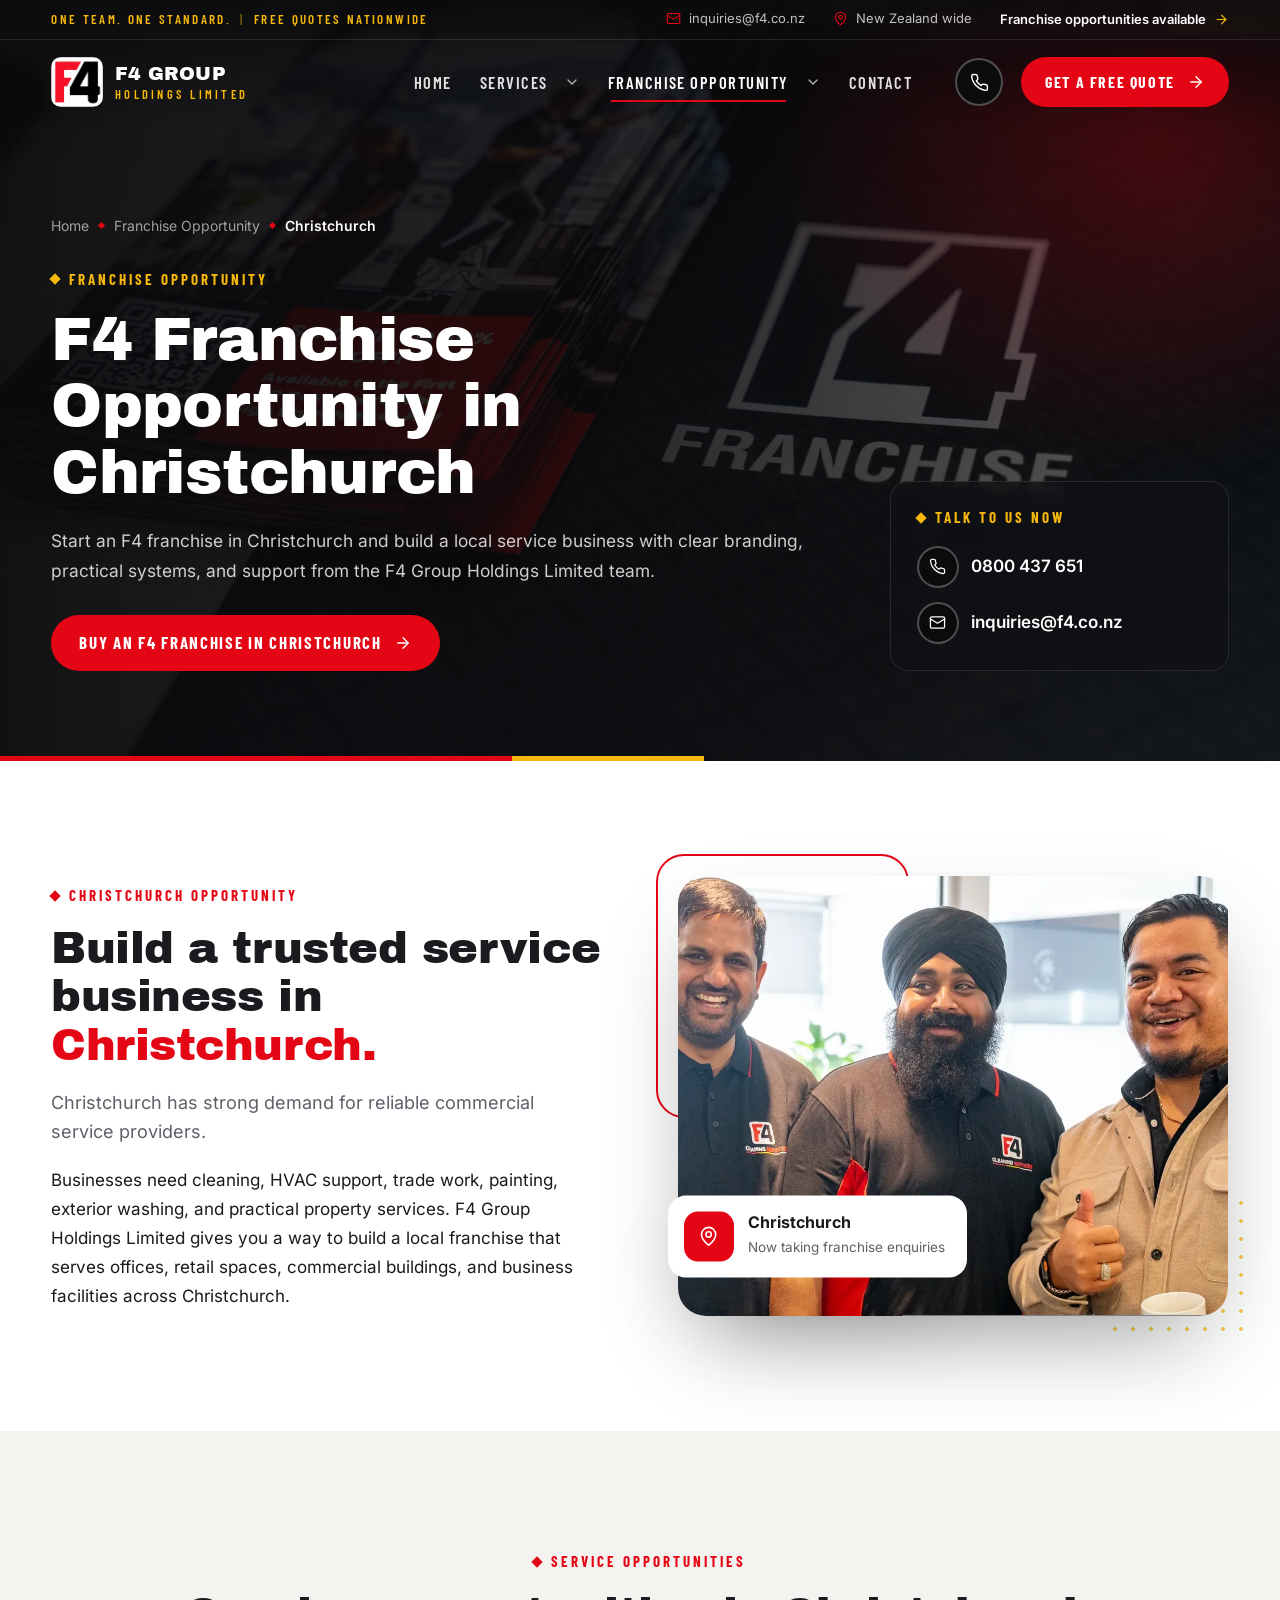
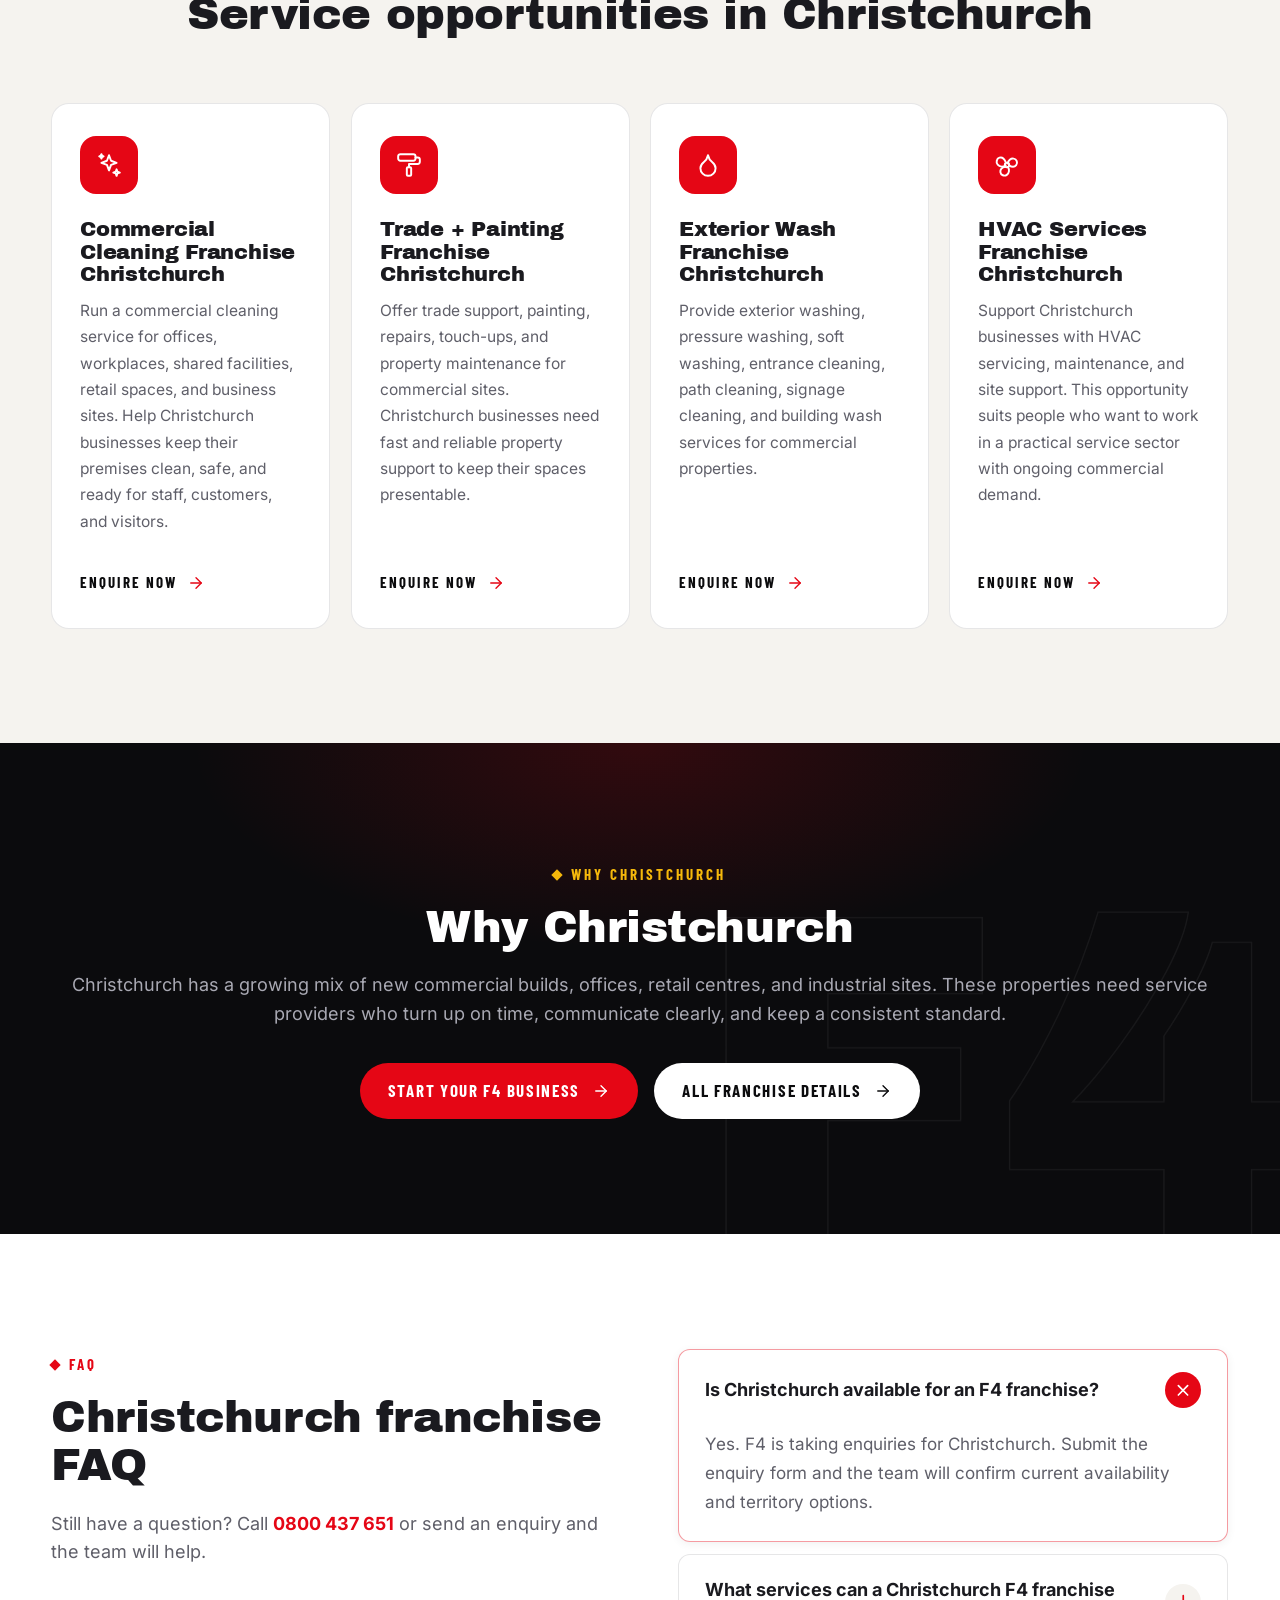
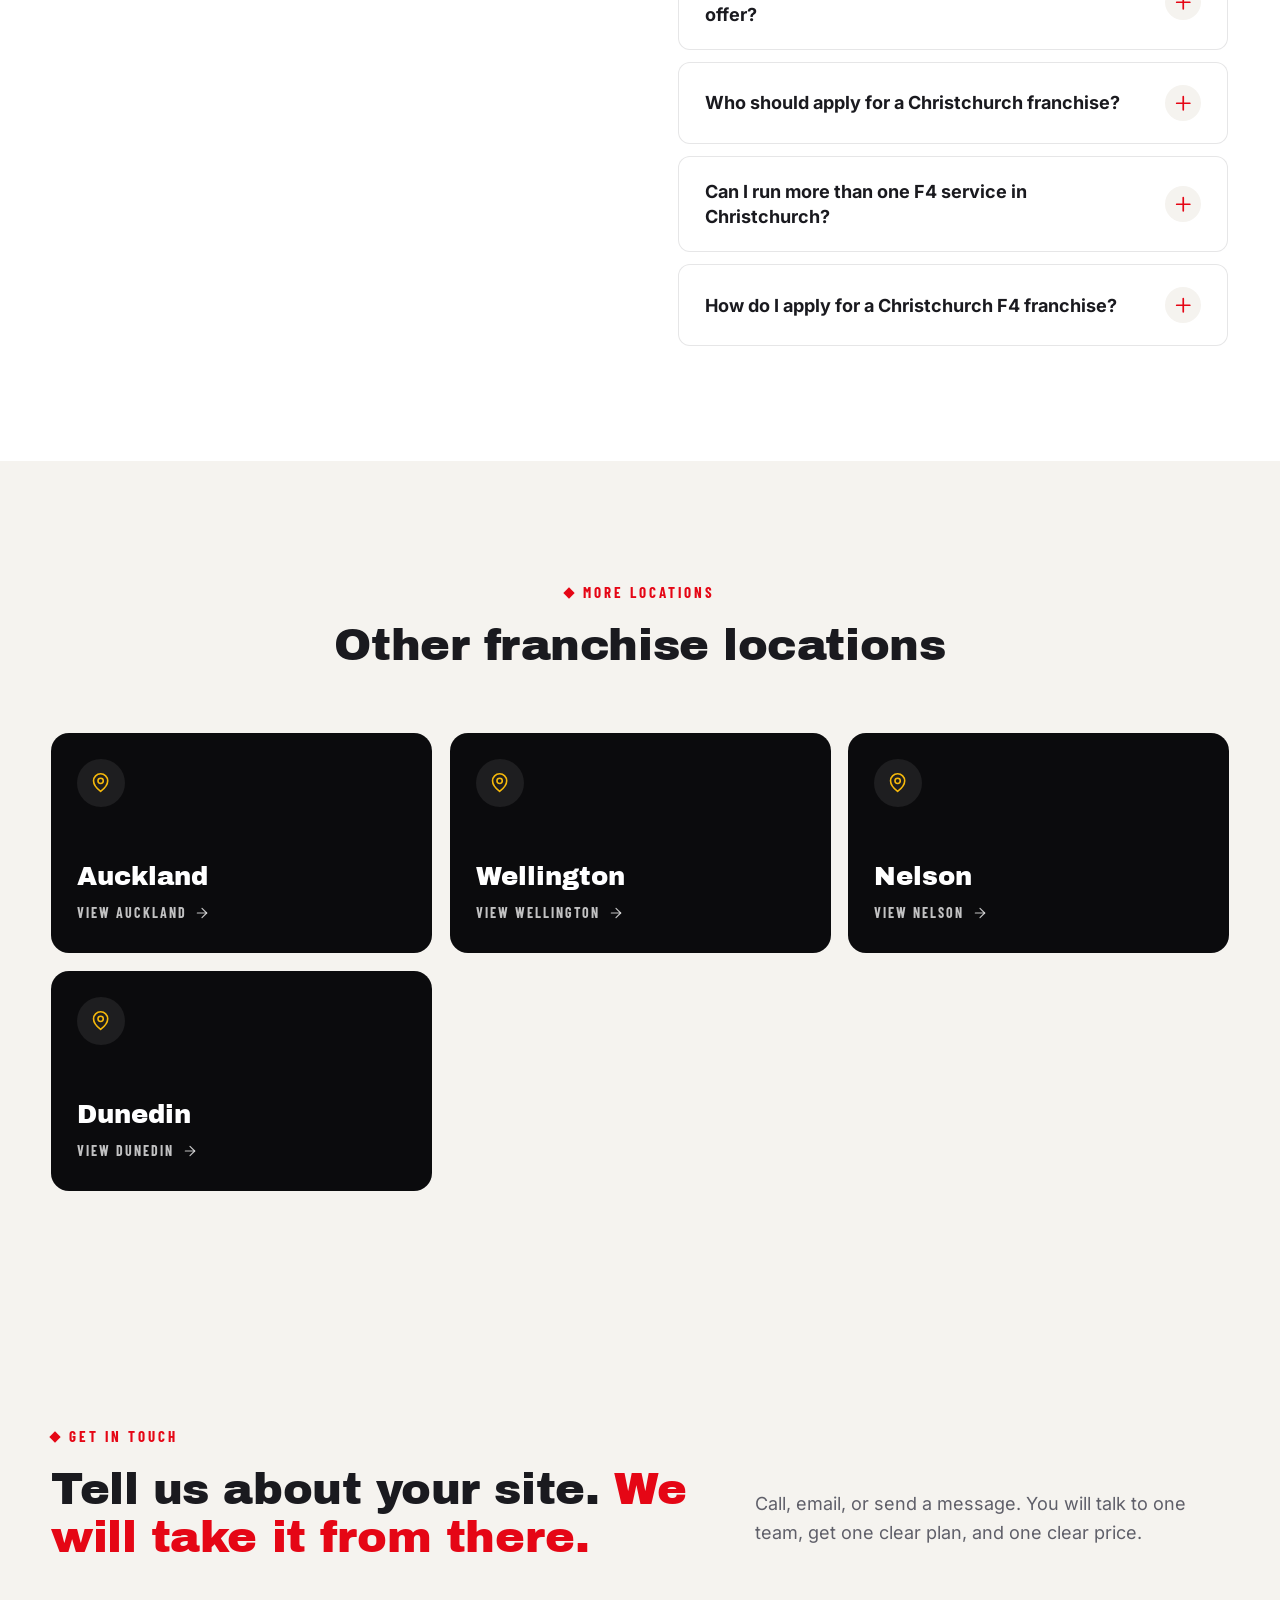
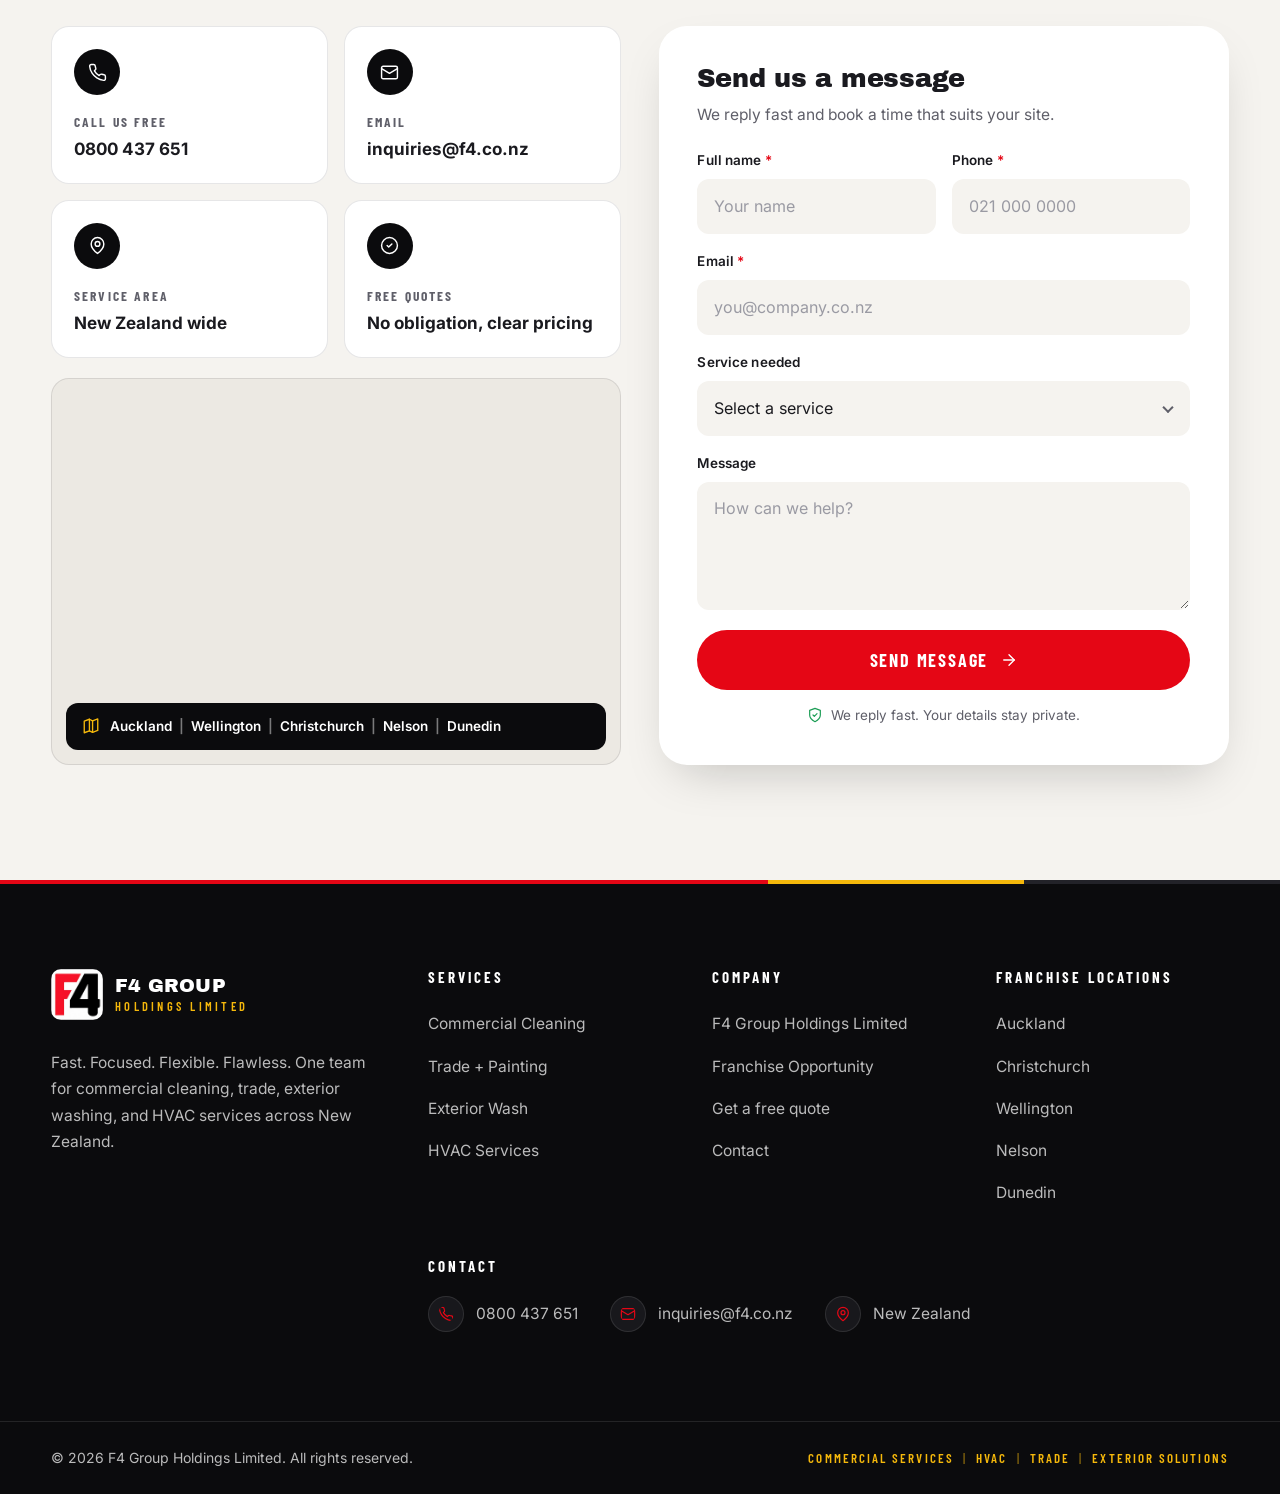
<file: docs/franchise-christchurch.html>
<!doctype html>
<html lang="en-US">
<head>
	<meta charset="UTF-8">
	<meta name="viewport" content="width=device-width, initial-scale=1, viewport-fit=cover">
	<title>Christchurch | F4 Group Holdings Limited</title>
<meta name='robots' content='noindex, nofollow' />
<script>document.documentElement.classList.add('js');</script>
<link rel="preload" href="assets/fonts/archivo-black-latin-400-normal.woff2" as="font" type="font/woff2" crossorigin>
<link rel="preload" href="assets/fonts/inter-latin-400-normal.woff2" as="font" type="font/woff2" crossorigin>
<link rel="preload" href="assets/img/hero.webp" as="image" fetchpriority="high">
<meta name="theme-color" content="#0b0b0d">
<style id='classic-theme-styles-inline-css'>
/*! This file is auto-generated */
.wp-block-button__link{color:#fff;background-color:#32373c;border-radius:9999px;box-shadow:none;text-decoration:none;padding:calc(.667em + 2px) calc(1.333em + 2px);font-size:1.125em}.wp-block-file__button{background:#32373c;color:#fff;text-decoration:none}
</style>
<style id='global-styles-inline-css'>
:root{--wp--preset--aspect-ratio--square: 1;--wp--preset--aspect-ratio--4-3: 4/3;--wp--preset--aspect-ratio--3-4: 3/4;--wp--preset--aspect-ratio--3-2: 3/2;--wp--preset--aspect-ratio--2-3: 2/3;--wp--preset--aspect-ratio--16-9: 16/9;--wp--preset--aspect-ratio--9-16: 9/16;--wp--preset--color--black: #000000;--wp--preset--color--cyan-bluish-gray: #abb8c3;--wp--preset--color--white: #ffffff;--wp--preset--color--pale-pink: #f78da7;--wp--preset--color--vivid-red: #cf2e2e;--wp--preset--color--luminous-vivid-orange: #ff6900;--wp--preset--color--luminous-vivid-amber: #fcb900;--wp--preset--color--light-green-cyan: #7bdcb5;--wp--preset--color--vivid-green-cyan: #00d084;--wp--preset--color--pale-cyan-blue: #8ed1fc;--wp--preset--color--vivid-cyan-blue: #0693e3;--wp--preset--color--vivid-purple: #9b51e0;--wp--preset--gradient--vivid-cyan-blue-to-vivid-purple: linear-gradient(135deg,rgba(6,147,227,1) 0%,rgb(155,81,224) 100%);--wp--preset--gradient--light-green-cyan-to-vivid-green-cyan: linear-gradient(135deg,rgb(122,220,180) 0%,rgb(0,208,130) 100%);--wp--preset--gradient--luminous-vivid-amber-to-luminous-vivid-orange: linear-gradient(135deg,rgba(252,185,0,1) 0%,rgba(255,105,0,1) 100%);--wp--preset--gradient--luminous-vivid-orange-to-vivid-red: linear-gradient(135deg,rgba(255,105,0,1) 0%,rgb(207,46,46) 100%);--wp--preset--gradient--very-light-gray-to-cyan-bluish-gray: linear-gradient(135deg,rgb(238,238,238) 0%,rgb(169,184,195) 100%);--wp--preset--gradient--cool-to-warm-spectrum: linear-gradient(135deg,rgb(74,234,220) 0%,rgb(151,120,209) 20%,rgb(207,42,186) 40%,rgb(238,44,130) 60%,rgb(251,105,98) 80%,rgb(254,248,76) 100%);--wp--preset--gradient--blush-light-purple: linear-gradient(135deg,rgb(255,206,236) 0%,rgb(152,150,240) 100%);--wp--preset--gradient--blush-bordeaux: linear-gradient(135deg,rgb(254,205,165) 0%,rgb(254,45,45) 50%,rgb(107,0,62) 100%);--wp--preset--gradient--luminous-dusk: linear-gradient(135deg,rgb(255,203,112) 0%,rgb(199,81,192) 50%,rgb(65,88,208) 100%);--wp--preset--gradient--pale-ocean: linear-gradient(135deg,rgb(255,245,203) 0%,rgb(182,227,212) 50%,rgb(51,167,181) 100%);--wp--preset--gradient--electric-grass: linear-gradient(135deg,rgb(202,248,128) 0%,rgb(113,206,126) 100%);--wp--preset--gradient--midnight: linear-gradient(135deg,rgb(2,3,129) 0%,rgb(40,116,252) 100%);--wp--preset--font-size--small: 13px;--wp--preset--font-size--medium: 20px;--wp--preset--font-size--large: 36px;--wp--preset--font-size--x-large: 42px;--wp--preset--spacing--20: 0.44rem;--wp--preset--spacing--30: 0.67rem;--wp--preset--spacing--40: 1rem;--wp--preset--spacing--50: 1.5rem;--wp--preset--spacing--60: 2.25rem;--wp--preset--spacing--70: 3.38rem;--wp--preset--spacing--80: 5.06rem;--wp--preset--shadow--natural: 6px 6px 9px rgba(0, 0, 0, 0.2);--wp--preset--shadow--deep: 12px 12px 50px rgba(0, 0, 0, 0.4);--wp--preset--shadow--sharp: 6px 6px 0px rgba(0, 0, 0, 0.2);--wp--preset--shadow--outlined: 6px 6px 0px -3px rgba(255, 255, 255, 1), 6px 6px rgba(0, 0, 0, 1);--wp--preset--shadow--crisp: 6px 6px 0px rgba(0, 0, 0, 1);}:where(.is-layout-flex){gap: 0.5em;}:where(.is-layout-grid){gap: 0.5em;}body .is-layout-flex{display: flex;}.is-layout-flex{flex-wrap: wrap;align-items: center;}.is-layout-flex > :is(*, div){margin: 0;}body .is-layout-grid{display: grid;}.is-layout-grid > :is(*, div){margin: 0;}:where(.wp-block-columns.is-layout-flex){gap: 2em;}:where(.wp-block-columns.is-layout-grid){gap: 2em;}:where(.wp-block-post-template.is-layout-flex){gap: 1.25em;}:where(.wp-block-post-template.is-layout-grid){gap: 1.25em;}.has-black-color{color: var(--wp--preset--color--black) !important;}.has-cyan-bluish-gray-color{color: var(--wp--preset--color--cyan-bluish-gray) !important;}.has-white-color{color: var(--wp--preset--color--white) !important;}.has-pale-pink-color{color: var(--wp--preset--color--pale-pink) !important;}.has-vivid-red-color{color: var(--wp--preset--color--vivid-red) !important;}.has-luminous-vivid-orange-color{color: var(--wp--preset--color--luminous-vivid-orange) !important;}.has-luminous-vivid-amber-color{color: var(--wp--preset--color--luminous-vivid-amber) !important;}.has-light-green-cyan-color{color: var(--wp--preset--color--light-green-cyan) !important;}.has-vivid-green-cyan-color{color: var(--wp--preset--color--vivid-green-cyan) !important;}.has-pale-cyan-blue-color{color: var(--wp--preset--color--pale-cyan-blue) !important;}.has-vivid-cyan-blue-color{color: var(--wp--preset--color--vivid-cyan-blue) !important;}.has-vivid-purple-color{color: var(--wp--preset--color--vivid-purple) !important;}.has-black-background-color{background-color: var(--wp--preset--color--black) !important;}.has-cyan-bluish-gray-background-color{background-color: var(--wp--preset--color--cyan-bluish-gray) !important;}.has-white-background-color{background-color: var(--wp--preset--color--white) !important;}.has-pale-pink-background-color{background-color: var(--wp--preset--color--pale-pink) !important;}.has-vivid-red-background-color{background-color: var(--wp--preset--color--vivid-red) !important;}.has-luminous-vivid-orange-background-color{background-color: var(--wp--preset--color--luminous-vivid-orange) !important;}.has-luminous-vivid-amber-background-color{background-color: var(--wp--preset--color--luminous-vivid-amber) !important;}.has-light-green-cyan-background-color{background-color: var(--wp--preset--color--light-green-cyan) !important;}.has-vivid-green-cyan-background-color{background-color: var(--wp--preset--color--vivid-green-cyan) !important;}.has-pale-cyan-blue-background-color{background-color: var(--wp--preset--color--pale-cyan-blue) !important;}.has-vivid-cyan-blue-background-color{background-color: var(--wp--preset--color--vivid-cyan-blue) !important;}.has-vivid-purple-background-color{background-color: var(--wp--preset--color--vivid-purple) !important;}.has-black-border-color{border-color: var(--wp--preset--color--black) !important;}.has-cyan-bluish-gray-border-color{border-color: var(--wp--preset--color--cyan-bluish-gray) !important;}.has-white-border-color{border-color: var(--wp--preset--color--white) !important;}.has-pale-pink-border-color{border-color: var(--wp--preset--color--pale-pink) !important;}.has-vivid-red-border-color{border-color: var(--wp--preset--color--vivid-red) !important;}.has-luminous-vivid-orange-border-color{border-color: var(--wp--preset--color--luminous-vivid-orange) !important;}.has-luminous-vivid-amber-border-color{border-color: var(--wp--preset--color--luminous-vivid-amber) !important;}.has-light-green-cyan-border-color{border-color: var(--wp--preset--color--light-green-cyan) !important;}.has-vivid-green-cyan-border-color{border-color: var(--wp--preset--color--vivid-green-cyan) !important;}.has-pale-cyan-blue-border-color{border-color: var(--wp--preset--color--pale-cyan-blue) !important;}.has-vivid-cyan-blue-border-color{border-color: var(--wp--preset--color--vivid-cyan-blue) !important;}.has-vivid-purple-border-color{border-color: var(--wp--preset--color--vivid-purple) !important;}.has-vivid-cyan-blue-to-vivid-purple-gradient-background{background: var(--wp--preset--gradient--vivid-cyan-blue-to-vivid-purple) !important;}.has-light-green-cyan-to-vivid-green-cyan-gradient-background{background: var(--wp--preset--gradient--light-green-cyan-to-vivid-green-cyan) !important;}.has-luminous-vivid-amber-to-luminous-vivid-orange-gradient-background{background: var(--wp--preset--gradient--luminous-vivid-amber-to-luminous-vivid-orange) !important;}.has-luminous-vivid-orange-to-vivid-red-gradient-background{background: var(--wp--preset--gradient--luminous-vivid-orange-to-vivid-red) !important;}.has-very-light-gray-to-cyan-bluish-gray-gradient-background{background: var(--wp--preset--gradient--very-light-gray-to-cyan-bluish-gray) !important;}.has-cool-to-warm-spectrum-gradient-background{background: var(--wp--preset--gradient--cool-to-warm-spectrum) !important;}.has-blush-light-purple-gradient-background{background: var(--wp--preset--gradient--blush-light-purple) !important;}.has-blush-bordeaux-gradient-background{background: var(--wp--preset--gradient--blush-bordeaux) !important;}.has-luminous-dusk-gradient-background{background: var(--wp--preset--gradient--luminous-dusk) !important;}.has-pale-ocean-gradient-background{background: var(--wp--preset--gradient--pale-ocean) !important;}.has-electric-grass-gradient-background{background: var(--wp--preset--gradient--electric-grass) !important;}.has-midnight-gradient-background{background: var(--wp--preset--gradient--midnight) !important;}.has-small-font-size{font-size: var(--wp--preset--font-size--small) !important;}.has-medium-font-size{font-size: var(--wp--preset--font-size--medium) !important;}.has-large-font-size{font-size: var(--wp--preset--font-size--large) !important;}.has-x-large-font-size{font-size: var(--wp--preset--font-size--x-large) !important;}
:where(.wp-block-post-template.is-layout-flex){gap: 1.25em;}:where(.wp-block-post-template.is-layout-grid){gap: 1.25em;}
:where(.wp-block-columns.is-layout-flex){gap: 2em;}:where(.wp-block-columns.is-layout-grid){gap: 2em;}
:root :where(.wp-block-pullquote){font-size: 1.5em;line-height: 1.6;}
</style>
<link rel='stylesheet' id='f4-main-css' href='assets/css/main.css' media='all' />
<style>
html { color-scheme: light; }
.map-static { position: absolute; inset: 0; display: grid; place-items: center; text-align: center; padding: 24px 24px 80px;
  background: radial-gradient(circle at 30% 40%, rgba(229,6,21,.12), transparent 60%), repeating-linear-gradient(0deg, #e8e5df 0 1px, transparent 1px 40px), repeating-linear-gradient(90deg, #e8e5df 0 1px, transparent 1px 40px), #f1eee9; color: #1a1a1f; }
.map-static__inner { display: grid; gap: 6px; max-width: 320px; }
.map-static strong { font-family: "Archivo Black", sans-serif; font-weight: 400; font-size: 20px; }
.map-static span span, .map-static__inner > span { font-size: 14px; color: #5f5f69; }
</style>
</head>
<body class="page-template page-template-page-templates page-template-template-location page-template-page-templatestemplate-location-php page page-id-14 page-child parent-pageid-12 wp-embed-responsive is-inner">
<a class="skip-link" href="#main">Skip to content</a>
<div class="scroll-progress" aria-hidden="true"><span></span></div>

<header class="site-header" data-header>
	<div class="topbar">
		<div class="container topbar__inner">
			<p class="topbar__tag">One team. One standard. <i>|</i> Free quotes nationwide</p>
			<ul class="topbar__links">
				<li><a href="mailto:inquiries@f4.co.nz"><svg class="icon icon-mail " width="24" height="24" viewBox="0 0 24 24" fill="none" stroke="currentColor" stroke-width="1.8" stroke-linecap="round" stroke-linejoin="round" aria-hidden="true" focusable="false"><rect x="2" y="4" width="20" height="16" rx="2"/><path d="m22 7-10 6L2 7"/></svg><span>inquiries@f4.co.nz</span></a></li>
				<li><span><svg class="icon icon-pin " width="24" height="24" viewBox="0 0 24 24" fill="none" stroke="currentColor" stroke-width="1.8" stroke-linecap="round" stroke-linejoin="round" aria-hidden="true" focusable="false"><path d="M20 10c0 6-8 12-8 12s-8-6-8-12a8 8 0 0 1 16 0z"/><circle cx="12" cy="10" r="3"/></svg>New Zealand wide</span></li>
				<li><a class="topbar__franchise" href="franchise-opportunity.html">Franchise opportunities available <svg class="icon icon-arrow-right " width="24" height="24" viewBox="0 0 24 24" fill="none" stroke="currentColor" stroke-width="1.8" stroke-linecap="round" stroke-linejoin="round" aria-hidden="true" focusable="false"><path d="M5 12h14"/><path d="m12 5 7 7-7 7"/></svg></a></li>
			</ul>
		</div>
	</div>

	<div class="container header-main">
		<a class="brand" href="index.html" aria-label="F4 Group Holdings Limited home">
			<img class="brand__logo" src="assets/img/logo.png" alt="F4 Group Holdings Limited" width="120" height="116">			<span class="brand__text"><strong>F4 Group</strong><small>Holdings Limited</small></span>
		</a>

		<nav class="primary-nav" id="primary-nav" aria-label="Primary" data-nav>
			<div class="primary-nav__head">
				<span class="eyebrow eyebrow--gold">Menu</span>
				<button class="nav-close" type="button" aria-label="Close menu" data-nav-close><svg class="icon icon-close " width="24" height="24" viewBox="0 0 24 24" fill="none" stroke="currentColor" stroke-width="1.8" stroke-linecap="round" stroke-linejoin="round" aria-hidden="true" focusable="false"><path d="M18 6 6 18"/><path d="m6 6 12 12"/></svg></button>
			</div>
			<ul id="menu-f4-primary" class="menu"><li id="menu-item-20" class="menu-item menu-item-type-post_type menu-item-object-page menu-item-home menu-item-20"><a href="index.html">Home</a></li>
<li id="menu-item-21" class="menu-item menu-item-type-post_type menu-item-object-page menu-item-has-children menu-item-21"><a href="f4-group.html">Services</a><button class="submenu-toggle" type="button" aria-expanded="false" aria-label="Show Services submenu"><svg class="icon icon-chevron-down " width="24" height="24" viewBox="0 0 24 24" fill="none" stroke="currentColor" stroke-width="1.8" stroke-linecap="round" stroke-linejoin="round" aria-hidden="true" focusable="false"><path d="m6 9 6 6 6-6"/></svg></button>
<ul class="sub-menu">
	<li id="menu-item-22" class="menu-item menu-item-type-post_type menu-item-object-page menu-item-22"><a href="services-commercial-cleaning.html">Commercial Cleaning</a></li>
	<li id="menu-item-23" class="menu-item menu-item-type-post_type menu-item-object-page menu-item-23"><a href="services-trade-painting.html">Trade + Painting</a></li>
	<li id="menu-item-24" class="menu-item menu-item-type-post_type menu-item-object-page menu-item-24"><a href="services-exterior-wash.html">Exterior Wash</a></li>
	<li id="menu-item-25" class="menu-item menu-item-type-post_type menu-item-object-page menu-item-25"><a href="services-hvac-services.html">HVAC Services</a></li>
</ul>
</li>
<li id="menu-item-26" class="menu-item menu-item-type-post_type menu-item-object-page current-page-ancestor current-menu-ancestor current-menu-parent current-page-parent current_page_parent current_page_ancestor menu-item-has-children menu-item-26"><a href="franchise-opportunity.html">Franchise Opportunity</a><button class="submenu-toggle" type="button" aria-expanded="false" aria-label="Show Franchise Opportunity submenu"><svg class="icon icon-chevron-down " width="24" height="24" viewBox="0 0 24 24" fill="none" stroke="currentColor" stroke-width="1.8" stroke-linecap="round" stroke-linejoin="round" aria-hidden="true" focusable="false"><path d="m6 9 6 6 6-6"/></svg></button>
<ul class="sub-menu">
	<li id="menu-item-27" class="menu-item menu-item-type-post_type menu-item-object-page menu-item-27"><a href="franchise-auckland.html">Auckland</a></li>
	<li id="menu-item-28" class="menu-item menu-item-type-post_type menu-item-object-page current-menu-item page_item page-item-14 current_page_item menu-item-28"><a href="franchise-christchurch.html" aria-current="page">Christchurch</a></li>
	<li id="menu-item-29" class="menu-item menu-item-type-post_type menu-item-object-page menu-item-29"><a href="franchise-wellington.html">Wellington</a></li>
	<li id="menu-item-30" class="menu-item menu-item-type-post_type menu-item-object-page menu-item-30"><a href="franchise-nelson.html">Nelson</a></li>
	<li id="menu-item-31" class="menu-item menu-item-type-post_type menu-item-object-page menu-item-31"><a href="franchise-dunedin.html">Dunedin</a></li>
</ul>
</li>
<li id="menu-item-32" class="menu-item menu-item-type-post_type menu-item-object-page menu-item-32"><a href="contact.html">Contact</a></li>
</ul>			<div class="primary-nav__foot">
				<a class="btn btn--red" href="quote.html" ><span>Get a free quote</span><svg class="icon icon-arrow-right " width="24" height="24" viewBox="0 0 24 24" fill="none" stroke="currentColor" stroke-width="1.8" stroke-linecap="round" stroke-linejoin="round" aria-hidden="true" focusable="false"><path d="M5 12h14"/><path d="m12 5 7 7-7 7"/></svg></a>				<a class="nav-contact" href="tel:0800437651"><svg class="icon icon-phone " width="24" height="24" viewBox="0 0 24 24" fill="none" stroke="currentColor" stroke-width="1.8" stroke-linecap="round" stroke-linejoin="round" aria-hidden="true" focusable="false"><path d="M22 16.92v3a2 2 0 0 1-2.18 2 19.8 19.8 0 0 1-8.63-3.07 19.5 19.5 0 0 1-6-6A19.8 19.8 0 0 1 2.12 4.18 2 2 0 0 1 4.11 2h3a2 2 0 0 1 2 1.72c.13.96.36 1.9.7 2.81a2 2 0 0 1-.45 2.11L8.09 9.91a16 16 0 0 0 6 6l1.27-1.27a2 2 0 0 1 2.11-.45c.91.34 1.85.57 2.81.7A2 2 0 0 1 22 16.92z"/></svg><span>0800 437 651</span></a>
				<a class="nav-contact" href="mailto:inquiries@f4.co.nz"><svg class="icon icon-mail " width="24" height="24" viewBox="0 0 24 24" fill="none" stroke="currentColor" stroke-width="1.8" stroke-linecap="round" stroke-linejoin="round" aria-hidden="true" focusable="false"><rect x="2" y="4" width="20" height="16" rx="2"/><path d="m22 7-10 6L2 7"/></svg><span>inquiries@f4.co.nz</span></a>
			</div>
		</nav>

		<div class="header-actions">
			<a class="header-call" href="tel:0800437651" aria-label="Call 0800 437 651">
				<span class="call-circle"><svg class="icon icon-phone " width="24" height="24" viewBox="0 0 24 24" fill="none" stroke="currentColor" stroke-width="1.8" stroke-linecap="round" stroke-linejoin="round" aria-hidden="true" focusable="false"><path d="M22 16.92v3a2 2 0 0 1-2.18 2 19.8 19.8 0 0 1-8.63-3.07 19.5 19.5 0 0 1-6-6A19.8 19.8 0 0 1 2.12 4.18 2 2 0 0 1 4.11 2h3a2 2 0 0 1 2 1.72c.13.96.36 1.9.7 2.81a2 2 0 0 1-.45 2.11L8.09 9.91a16 16 0 0 0 6 6l1.27-1.27a2 2 0 0 1 2.11-.45c.91.34 1.85.57 2.81.7A2 2 0 0 1 22 16.92z"/></svg></span>
				<span class="header-call__text"><small>Call us free</small><strong>0800 437 651</strong></span>
			</a>
			<a class="btn btn--red" href="quote.html" data-cta="header"><span>Get a free quote</span><svg class="icon icon-arrow-right " width="24" height="24" viewBox="0 0 24 24" fill="none" stroke="currentColor" stroke-width="1.8" stroke-linecap="round" stroke-linejoin="round" aria-hidden="true" focusable="false"><path d="M5 12h14"/><path d="m12 5 7 7-7 7"/></svg></a>			<button class="nav-toggle" type="button" aria-controls="primary-nav" aria-expanded="false" aria-label="Open menu" data-nav-toggle>
				<span></span><span></span><span></span>
			</button>
		</div>
	</div>
</header>
<div class="nav-overlay" data-nav-close aria-hidden="true"></div>

<main id="main" class="site-main">
<section class="page-hero">
	<div class="page-hero__media" aria-hidden="true">
		<img src="assets/img/hero.webp" alt="" fetchpriority="high">
	</div>
	<div class="container">
		<nav class="breadcrumbs" aria-label="Breadcrumb"><ol><li><a href="index.html">Home</a></li><li><a href="franchise-opportunity.html">Franchise Opportunity</a></li><li aria-current="page">Christchurch</li></ol></nav>		<div class="page-hero__inner">
			<div class="page-hero__content">
									<span class="eyebrow eyebrow--gold">Franchise opportunity</span>
								<h1 class="page-hero__title">F4 Franchise Opportunity in Christchurch</h1>
									<p class="page-hero__lead">Start an F4 franchise in Christchurch and build a local service business with clear branding, practical systems, and support from the F4 Group Holdings Limited team.</p>
													<div class="btn-row">
						<a class="btn btn--red" href="#contact-us" ><span>Buy an F4 franchise in Christchurch</span><svg class="icon icon-arrow-right " width="24" height="24" viewBox="0 0 24 24" fill="none" stroke="currentColor" stroke-width="1.8" stroke-linecap="round" stroke-linejoin="round" aria-hidden="true" focusable="false"><path d="M5 12h14"/><path d="m12 5 7 7-7 7"/></svg></a>					</div>
							</div>
							<div class="page-hero__aside">
					<span class="eyebrow eyebrow--gold">Talk to us now</span>
					<a href="tel:0800437651"><span class="call-circle"><svg class="icon icon-phone " width="24" height="24" viewBox="0 0 24 24" fill="none" stroke="currentColor" stroke-width="1.8" stroke-linecap="round" stroke-linejoin="round" aria-hidden="true" focusable="false"><path d="M22 16.92v3a2 2 0 0 1-2.18 2 19.8 19.8 0 0 1-8.63-3.07 19.5 19.5 0 0 1-6-6A19.8 19.8 0 0 1 2.12 4.18 2 2 0 0 1 4.11 2h3a2 2 0 0 1 2 1.72c.13.96.36 1.9.7 2.81a2 2 0 0 1-.45 2.11L8.09 9.91a16 16 0 0 0 6 6l1.27-1.27a2 2 0 0 1 2.11-.45c.91.34 1.85.57 2.81.7A2 2 0 0 1 22 16.92z"/></svg></span><span>0800 437 651</span></a>
					<a href="mailto:inquiries@f4.co.nz"><span class="call-circle"><svg class="icon icon-mail " width="24" height="24" viewBox="0 0 24 24" fill="none" stroke="currentColor" stroke-width="1.8" stroke-linecap="round" stroke-linejoin="round" aria-hidden="true" focusable="false"><rect x="2" y="4" width="20" height="16" rx="2"/><path d="m22 7-10 6L2 7"/></svg></span><span>inquiries@f4.co.nz</span></a>
				</div>
					</div>
	</div>
</section>

<section class="section">
	<div class="container split">
		<div data-reveal="left">
			<span class="eyebrow ">Christchurch opportunity</span>			<h2 class="h2">Build a trusted service business in <span class="text-red">Christchurch.</span></h2>
			<p class="lead">Christchurch has strong demand for reliable commercial service providers.</p>
			<p>Businesses need cleaning, HVAC support, trade work, painting, exterior washing, and practical property services. F4 Group Holdings Limited gives you a way to build a local franchise that serves offices, retail spaces, commercial buildings, and business facilities across Christchurch.</p>
					</div>
		<div class="split__media" data-reveal="right">
			<div class="framed-img"><img src="assets/img/one-team.webp" alt="F4 Group Holdings Limited team" loading="lazy" width="1600" height="774"></div>
			<div class="floating-badge" data-parallax="-0.06">
				<span class="floating-badge__icon"><svg class="icon icon-pin " width="24" height="24" viewBox="0 0 24 24" fill="none" stroke="currentColor" stroke-width="1.8" stroke-linecap="round" stroke-linejoin="round" aria-hidden="true" focusable="false"><path d="M20 10c0 6-8 12-8 12s-8-6-8-12a8 8 0 0 1 16 0z"/><circle cx="12" cy="10" r="3"/></svg></span>
				<span><strong>Christchurch</strong><small>Now taking franchise enquiries</small></span>
			</div>
		</div>
	</div>
</section>

<section class="section section--paper">
	<div class="container">
		<div class="section-head section-head--center" data-reveal>
			<span class="eyebrow ">Service opportunities</span>			<h2 class="h2">Service opportunities in Christchurch</h2>
		</div>
		<div class="sector-grid">
							<a class="sector-card" href="#contact-us" data-preselect="commercial-cleaning" data-reveal data-delay="0">
					<span class="feature-card__icon"><svg class="icon icon-sparkle " width="24" height="24" viewBox="0 0 24 24" fill="none" stroke="currentColor" stroke-width="1.8" stroke-linecap="round" stroke-linejoin="round" aria-hidden="true" focusable="false"><path d="M12 3l1.9 5.1L19 10l-5.1 1.9L12 17l-1.9-5.1L5 10l5.1-1.9z"/><path d="M19 16l.8 2.2L22 19l-2.2.8L19 22l-.8-2.2L16 19l2.2-.8z"/><path d="M5 2l.6 1.4L7 4l-1.4.6L5 6l-.6-1.4L3 4l1.4-.6z"/></svg></span>
					<h3>Commercial Cleaning Franchise Christchurch</h3>
					<p>Run a commercial cleaning service for offices, workplaces, shared facilities, retail spaces, and business sites. Help Christchurch businesses keep their premises clean, safe, and ready for staff, customers, and visitors.</p>
					<span class="service-card__more">Enquire now <svg class="icon icon-arrow-right " width="24" height="24" viewBox="0 0 24 24" fill="none" stroke="currentColor" stroke-width="1.8" stroke-linecap="round" stroke-linejoin="round" aria-hidden="true" focusable="false"><path d="M5 12h14"/><path d="m12 5 7 7-7 7"/></svg></span>
				</a>
							<a class="sector-card" href="#contact-us" data-preselect="trade-painting" data-reveal data-delay="1">
					<span class="feature-card__icon"><svg class="icon icon-roller " width="24" height="24" viewBox="0 0 24 24" fill="none" stroke="currentColor" stroke-width="1.8" stroke-linecap="round" stroke-linejoin="round" aria-hidden="true" focusable="false"><rect x="2" y="2" width="16" height="6" rx="2"/><path d="M18 5h2a2 2 0 0 1 2 2v2a2 2 0 0 1-2 2h-8v3"/><rect x="10" y="14" width="4" height="8" rx="1"/></svg></span>
					<h3>Trade + Painting Franchise Christchurch</h3>
					<p>Offer trade support, painting, repairs, touch-ups, and property maintenance for commercial sites. Christchurch businesses need fast and reliable property support to keep their spaces presentable.</p>
					<span class="service-card__more">Enquire now <svg class="icon icon-arrow-right " width="24" height="24" viewBox="0 0 24 24" fill="none" stroke="currentColor" stroke-width="1.8" stroke-linecap="round" stroke-linejoin="round" aria-hidden="true" focusable="false"><path d="M5 12h14"/><path d="m12 5 7 7-7 7"/></svg></span>
				</a>
							<a class="sector-card" href="#contact-us" data-preselect="exterior-wash" data-reveal data-delay="2">
					<span class="feature-card__icon"><svg class="icon icon-droplet " width="24" height="24" viewBox="0 0 24 24" fill="none" stroke="currentColor" stroke-width="1.8" stroke-linecap="round" stroke-linejoin="round" aria-hidden="true" focusable="false"><path d="M12 22a7 7 0 0 0 7-7c0-2-1-3.9-3-5.5S12.5 5.5 12 3c-.5 2.5-2 4.9-4 6.5S5 13 5 15a7 7 0 0 0 7 7z"/></svg></span>
					<h3>Exterior Wash Franchise Christchurch</h3>
					<p>Provide exterior washing, pressure washing, soft washing, entrance cleaning, path cleaning, signage cleaning, and building wash services for commercial properties.</p>
					<span class="service-card__more">Enquire now <svg class="icon icon-arrow-right " width="24" height="24" viewBox="0 0 24 24" fill="none" stroke="currentColor" stroke-width="1.8" stroke-linecap="round" stroke-linejoin="round" aria-hidden="true" focusable="false"><path d="M5 12h14"/><path d="m12 5 7 7-7 7"/></svg></span>
				</a>
							<a class="sector-card" href="#contact-us" data-preselect="hvac-services" data-reveal data-delay="3">
					<span class="feature-card__icon"><svg class="icon icon-fan " width="24" height="24" viewBox="0 0 24 24" fill="none" stroke="currentColor" stroke-width="1.8" stroke-linecap="round" stroke-linejoin="round" aria-hidden="true" focusable="false"><path d="M10.8 12.3c-2.4 1.6-5.6 1.4-7.4-.6C1.6 9.7 2.4 6 5 5.2c2.6-.8 4.6 1.3 5.6 3.6"/><path d="M12.6 10.6c.4-2.8 2.9-4.9 5.6-4.5 2.7.3 4 3.9 2.3 6-1.7 2.2-4.5 1.6-6.6.3"/><path d="M12.9 13.9c1.6 2.4 1.1 5.6-1.1 7.2-2.2 1.6-5.6.2-5.9-2.5-.3-2.7 2-4.4 4.4-4.9"/><circle cx="12" cy="12" r="2"/></svg></span>
					<h3>HVAC Services Franchise Christchurch</h3>
					<p>Support Christchurch businesses with HVAC servicing, maintenance, and site support. This opportunity suits people who want to work in a practical service sector with ongoing commercial demand.</p>
					<span class="service-card__more">Enquire now <svg class="icon icon-arrow-right " width="24" height="24" viewBox="0 0 24 24" fill="none" stroke="currentColor" stroke-width="1.8" stroke-linecap="round" stroke-linejoin="round" aria-hidden="true" focusable="false"><path d="M5 12h14"/><path d="m12 5 7 7-7 7"/></svg></span>
				</a>
					</div>
	</div>
</section>

<section class="section section--dark why">
	<div class="why__bg-word" aria-hidden="true" data-parallax="0.15">F4</div>
	<div class="container">
		<div class="section-head section-head--center" data-reveal style="margin-bottom:0;">
			<span class="eyebrow eyebrow--gold">Why Christchurch</span>			<h2 class="h2">Why Christchurch</h2>
			<p class="lead">Christchurch has a growing mix of new commercial builds, offices, retail centres, and industrial sites. These properties need service providers who turn up on time, communicate clearly, and keep a consistent standard.</p>
			<div class="btn-row btn-row--center">
				<a class="btn btn--red" href="#contact-us" ><span>Start your F4 business</span><svg class="icon icon-arrow-right " width="24" height="24" viewBox="0 0 24 24" fill="none" stroke="currentColor" stroke-width="1.8" stroke-linecap="round" stroke-linejoin="round" aria-hidden="true" focusable="false"><path d="M5 12h14"/><path d="m12 5 7 7-7 7"/></svg></a>				<a class="btn btn--white" href="franchise-opportunity.html" ><span>All franchise details</span><svg class="icon icon-arrow-right " width="24" height="24" viewBox="0 0 24 24" fill="none" stroke="currentColor" stroke-width="1.8" stroke-linecap="round" stroke-linejoin="round" aria-hidden="true" focusable="false"><path d="M5 12h14"/><path d="m12 5 7 7-7 7"/></svg></a>			</div>
		</div>
	</div>
</section>

<section class="section">
	<div class="container split" style="align-items:start;">
		<div data-reveal="left">
			<span class="eyebrow ">FAQ</span>			<h2 class="h2">Christchurch franchise FAQ</h2>
			<p class="lead">Still have a question? Call <a class="text-red" href="tel:0800437651"><strong>0800 437 651</strong></a> or send an enquiry and the team will help.</p>
		</div>
		<div class="accordion" data-reveal="right">
							<details open>
					<summary><span>Is Christchurch available for an F4 franchise?</span><span class="acc-icon"><svg class="icon icon-plus " width="24" height="24" viewBox="0 0 24 24" fill="none" stroke="currentColor" stroke-width="1.8" stroke-linecap="round" stroke-linejoin="round" aria-hidden="true" focusable="false"><path d="M12 5v14"/><path d="M5 12h14"/></svg></span></summary>
					<div class="acc-body"><p>Yes. F4 is taking enquiries for Christchurch. Submit the enquiry form and the team will confirm current availability and territory options.</p></div>
				</details>
							<details >
					<summary><span>What services can a Christchurch F4 franchise offer?</span><span class="acc-icon"><svg class="icon icon-plus " width="24" height="24" viewBox="0 0 24 24" fill="none" stroke="currentColor" stroke-width="1.8" stroke-linecap="round" stroke-linejoin="round" aria-hidden="true" focusable="false"><path d="M12 5v14"/><path d="M5 12h14"/></svg></span></summary>
					<div class="acc-body"><p>You can focus on commercial cleaning, HVAC services, trade and painting, exterior washing, or an approved service mix.</p></div>
				</details>
							<details >
					<summary><span>Who should apply for a Christchurch franchise?</span><span class="acc-icon"><svg class="icon icon-plus " width="24" height="24" viewBox="0 0 24 24" fill="none" stroke="currentColor" stroke-width="1.8" stroke-linecap="round" stroke-linejoin="round" aria-hidden="true" focusable="false"><path d="M12 5v14"/><path d="M5 12h14"/></svg></span></summary>
					<div class="acc-body"><p>People with a strong work ethic, good communication, a customer service focus, and the readiness to run a business using proven systems.</p></div>
				</details>
							<details >
					<summary><span>Can I run more than one F4 service in Christchurch?</span><span class="acc-icon"><svg class="icon icon-plus " width="24" height="24" viewBox="0 0 24 24" fill="none" stroke="currentColor" stroke-width="1.8" stroke-linecap="round" stroke-linejoin="round" aria-hidden="true" focusable="false"><path d="M12 5v14"/><path d="M5 12h14"/></svg></span></summary>
					<div class="acc-body"><p>Yes, subject to F4 approval, training, territory, and operational capacity.</p></div>
				</details>
							<details >
					<summary><span>How do I apply for a Christchurch F4 franchise?</span><span class="acc-icon"><svg class="icon icon-plus " width="24" height="24" viewBox="0 0 24 24" fill="none" stroke="currentColor" stroke-width="1.8" stroke-linecap="round" stroke-linejoin="round" aria-hidden="true" focusable="false"><path d="M12 5v14"/><path d="M5 12h14"/></svg></span></summary>
					<div class="acc-body"><p>Submit the franchise enquiry form and F4 will contact you about the next steps.</p></div>
				</details>
					</div>
	</div>
	<script type="application/ld+json">{"@context":"https:\/\/schema.org","@type":"FAQPage","mainEntity":[{"@type":"Question","name":"Is Christchurch available for an F4 franchise?","acceptedAnswer":{"@type":"Answer","text":"Yes. F4 is taking enquiries for Christchurch. Submit the enquiry form and the team will confirm current availability and territory options."}},{"@type":"Question","name":"What services can a Christchurch F4 franchise offer?","acceptedAnswer":{"@type":"Answer","text":"You can focus on commercial cleaning, HVAC services, trade and painting, exterior washing, or an approved service mix."}},{"@type":"Question","name":"Who should apply for a Christchurch franchise?","acceptedAnswer":{"@type":"Answer","text":"People with a strong work ethic, good communication, a customer service focus, and the readiness to run a business using proven systems."}},{"@type":"Question","name":"Can I run more than one F4 service in Christchurch?","acceptedAnswer":{"@type":"Answer","text":"Yes, subject to F4 approval, training, territory, and operational capacity."}},{"@type":"Question","name":"How do I apply for a Christchurch F4 franchise?","acceptedAnswer":{"@type":"Answer","text":"Submit the franchise enquiry form and F4 will contact you about the next steps."}}]}</script>
</section>

<section class="section section--paper">
	<div class="container">
		<div class="section-head section-head--center" data-reveal>
			<span class="eyebrow ">More locations</span>			<h2 class="h2">Other franchise locations</h2>
		</div>
		<div class="location-grid location-grid--4">
							<a class="location-card" href="franchise-auckland.html" data-reveal data-delay="0">
					<span class="location-card__pin"><svg class="icon icon-pin " width="24" height="24" viewBox="0 0 24 24" fill="none" stroke="currentColor" stroke-width="1.8" stroke-linecap="round" stroke-linejoin="round" aria-hidden="true" focusable="false"><path d="M20 10c0 6-8 12-8 12s-8-6-8-12a8 8 0 0 1 16 0z"/><circle cx="12" cy="10" r="3"/></svg></span>
					<span>
						<span class="location-card__name">Auckland</span>
						<span class="location-card__more">View Auckland <svg class="icon icon-arrow-right " width="24" height="24" viewBox="0 0 24 24" fill="none" stroke="currentColor" stroke-width="1.8" stroke-linecap="round" stroke-linejoin="round" aria-hidden="true" focusable="false"><path d="M5 12h14"/><path d="m12 5 7 7-7 7"/></svg></span>
					</span>
				</a>
							<a class="location-card" href="franchise-wellington.html" data-reveal data-delay="1">
					<span class="location-card__pin"><svg class="icon icon-pin " width="24" height="24" viewBox="0 0 24 24" fill="none" stroke="currentColor" stroke-width="1.8" stroke-linecap="round" stroke-linejoin="round" aria-hidden="true" focusable="false"><path d="M20 10c0 6-8 12-8 12s-8-6-8-12a8 8 0 0 1 16 0z"/><circle cx="12" cy="10" r="3"/></svg></span>
					<span>
						<span class="location-card__name">Wellington</span>
						<span class="location-card__more">View Wellington <svg class="icon icon-arrow-right " width="24" height="24" viewBox="0 0 24 24" fill="none" stroke="currentColor" stroke-width="1.8" stroke-linecap="round" stroke-linejoin="round" aria-hidden="true" focusable="false"><path d="M5 12h14"/><path d="m12 5 7 7-7 7"/></svg></span>
					</span>
				</a>
							<a class="location-card" href="franchise-nelson.html" data-reveal data-delay="2">
					<span class="location-card__pin"><svg class="icon icon-pin " width="24" height="24" viewBox="0 0 24 24" fill="none" stroke="currentColor" stroke-width="1.8" stroke-linecap="round" stroke-linejoin="round" aria-hidden="true" focusable="false"><path d="M20 10c0 6-8 12-8 12s-8-6-8-12a8 8 0 0 1 16 0z"/><circle cx="12" cy="10" r="3"/></svg></span>
					<span>
						<span class="location-card__name">Nelson</span>
						<span class="location-card__more">View Nelson <svg class="icon icon-arrow-right " width="24" height="24" viewBox="0 0 24 24" fill="none" stroke="currentColor" stroke-width="1.8" stroke-linecap="round" stroke-linejoin="round" aria-hidden="true" focusable="false"><path d="M5 12h14"/><path d="m12 5 7 7-7 7"/></svg></span>
					</span>
				</a>
							<a class="location-card" href="franchise-dunedin.html" data-reveal data-delay="3">
					<span class="location-card__pin"><svg class="icon icon-pin " width="24" height="24" viewBox="0 0 24 24" fill="none" stroke="currentColor" stroke-width="1.8" stroke-linecap="round" stroke-linejoin="round" aria-hidden="true" focusable="false"><path d="M20 10c0 6-8 12-8 12s-8-6-8-12a8 8 0 0 1 16 0z"/><circle cx="12" cy="10" r="3"/></svg></span>
					<span>
						<span class="location-card__name">Dunedin</span>
						<span class="location-card__more">View Dunedin <svg class="icon icon-arrow-right " width="24" height="24" viewBox="0 0 24 24" fill="none" stroke="currentColor" stroke-width="1.8" stroke-linecap="round" stroke-linejoin="round" aria-hidden="true" focusable="false"><path d="M5 12h14"/><path d="m12 5 7 7-7 7"/></svg></span>
					</span>
				</a>
					</div>
	</div>
</section>

<section class="section contact-section" id="contact-us">
	<div class="container">
				<div class="section-head section-head--split" data-reveal>
			<div>
				<span class="eyebrow ">Get in touch</span>				<h2 class="h2">Tell us about your site. <span class="text-red">We will take it from there.</span></h2>
			</div>
			<p class="lead">Call, email, or send a message. You will talk to one team, get one clear plan, and one clear price.</p>
		</div>
		
		<div class="contact-grid">
			<div class="contact-info" data-reveal="left">
				<div class="info-cards">
					<a class="info-card" href="tel:0800437651">
						<span class="info-card__icon"><svg class="icon icon-phone " width="24" height="24" viewBox="0 0 24 24" fill="none" stroke="currentColor" stroke-width="1.8" stroke-linecap="round" stroke-linejoin="round" aria-hidden="true" focusable="false"><path d="M22 16.92v3a2 2 0 0 1-2.18 2 19.8 19.8 0 0 1-8.63-3.07 19.5 19.5 0 0 1-6-6A19.8 19.8 0 0 1 2.12 4.18 2 2 0 0 1 4.11 2h3a2 2 0 0 1 2 1.72c.13.96.36 1.9.7 2.81a2 2 0 0 1-.45 2.11L8.09 9.91a16 16 0 0 0 6 6l1.27-1.27a2 2 0 0 1 2.11-.45c.91.34 1.85.57 2.81.7A2 2 0 0 1 22 16.92z"/></svg></span>
						<span class="info-card__label">Call us free</span>
						<strong class="info-card__value">0800 437 651</strong>
					</a>
					<a class="info-card" href="mailto:inquiries@f4.co.nz">
						<span class="info-card__icon"><svg class="icon icon-mail " width="24" height="24" viewBox="0 0 24 24" fill="none" stroke="currentColor" stroke-width="1.8" stroke-linecap="round" stroke-linejoin="round" aria-hidden="true" focusable="false"><rect x="2" y="4" width="20" height="16" rx="2"/><path d="m22 7-10 6L2 7"/></svg></span>
						<span class="info-card__label">Email</span>
						<strong class="info-card__value">inquiries@f4.co.nz</strong>
					</a>
					<div class="info-card">
						<span class="info-card__icon"><svg class="icon icon-pin " width="24" height="24" viewBox="0 0 24 24" fill="none" stroke="currentColor" stroke-width="1.8" stroke-linecap="round" stroke-linejoin="round" aria-hidden="true" focusable="false"><path d="M20 10c0 6-8 12-8 12s-8-6-8-12a8 8 0 0 1 16 0z"/><circle cx="12" cy="10" r="3"/></svg></span>
						<span class="info-card__label">Service area</span>
						<strong class="info-card__value">New Zealand wide</strong>
					</div>
										<a class="info-card" href="quote.html">
						<span class="info-card__icon"><svg class="icon icon-check-circle " width="24" height="24" viewBox="0 0 24 24" fill="none" stroke="currentColor" stroke-width="1.8" stroke-linecap="round" stroke-linejoin="round" aria-hidden="true" focusable="false"><circle cx="12" cy="12" r="10"/><path d="m9 12 2 2 4-4"/></svg></span>
						<span class="info-card__label">Free quotes</span>
						<strong class="info-card__value">No obligation, clear pricing</strong>
					</a>
									</div>
				<div class="map-wrap">
					<iframe title="F4 Group Holdings Limited service area map" src="https://maps.google.com/maps?q=New%20Zealand&#038;z=5&#038;output=embed" loading="lazy" referrerpolicy="no-referrer-when-downgrade" allowfullscreen></iframe>
					<div class="map-badge"><svg class="icon icon-map " width="24" height="24" viewBox="0 0 24 24" fill="none" stroke="currentColor" stroke-width="1.8" stroke-linecap="round" stroke-linejoin="round" aria-hidden="true" focusable="false"><path d="M14.1 5.1 9.9 3 3 5.6v15.4l6.9-2.6 4.2 2.1 6.9-2.6V2.5z"/><path d="M9.9 3v15.4"/><path d="M14.1 5.1v15.4"/></svg><span>Auckland <i>|</i> Wellington <i>|</i> Christchurch <i>|</i> Nelson <i>|</i> Dunedin</span></div>
				</div>
			</div>

			<div class="form-card" data-reveal="right">
				<div class="form-card__head">
					<h3 class="h3">Send us a message</h3>
					<p>We reply fast and book a time that suits your site.</p>
				</div>
					<form id="f4-form-contact-2" class="f4-form f4-form--contact" action="#" method="post" novalidate>
		
		<input type="hidden" name="action" value="f4_form">
		<input type="hidden" name="f4_type" value="contact">
		<input type="hidden" name="f4_id" value="f4-form-contact-2">
		<input type="hidden" name="f4_ref" value="franchise-christchurch.html">
		<input type="hidden" id="f4_nonce" name="f4_nonce" value="ca314bc2db" /><input type="hidden" name="_wp_http_referer" value="/franchise-opportunity/christchurch/" />		<div class="hp-field" aria-hidden="true"><label>Leave this empty <input type="text" name="f4_website" tabindex="-1" autocomplete="off"></label></div>

		<div class="form-grid">
			<div class="field">
				<label for="f4-form-contact-2-name">Full name <span class="req">*</span></label>
				<input id="f4-form-contact-2-name" type="text" name="f4_name" autocomplete="name" required placeholder="Your name">
			</div>
			<div class="field">
				<label for="f4-form-contact-2-phone">Phone <span class="req">*</span></label>
				<input id="f4-form-contact-2-phone" type="tel" name="f4_phone" autocomplete="tel" required placeholder="021 000 0000">
			</div>
			<div class="field field--full">
				<label for="f4-form-contact-2-email">Email <span class="req">*</span></label>
				<input id="f4-form-contact-2-email" type="email" name="f4_email" autocomplete="email" required placeholder="you@company.co.nz">
			</div>

							<div class="field field--full">
					<label for="f4-form-contact-2-service">Service needed</label>
					<div class="select-wrap">
						<select id="f4-form-contact-2-service" name="f4_service" data-service-select>
							<option value="">Select a service</option>
															<option value="Commercial Cleaning" data-slug="commercial-cleaning" >Commercial Cleaning</option>
															<option value="Trade + Painting" data-slug="trade-painting" >Trade + Painting</option>
															<option value="Exterior Wash" data-slug="exterior-wash" >Exterior Wash</option>
															<option value="HVAC Services" data-slug="hvac-services" >HVAC Services</option>
														<option value="Multiple Services" data-slug="multiple">Multiple services</option>
							<option value="Franchise enquiry" data-slug="franchise">Franchise enquiry</option>
						</select>
					</div>
				</div>
			
			<div class="field field--full">
				<label for="f4-form-contact-2-message">Message</label>
				<textarea id="f4-form-contact-2-message" name="f4_message" rows="4" placeholder="How can we help?"></textarea>
			</div>

					</div>

		<button type="submit" class="btn btn--red btn--block btn--lg">
			<span>Send message</span><svg class="icon icon-arrow-right " width="24" height="24" viewBox="0 0 24 24" fill="none" stroke="currentColor" stroke-width="1.8" stroke-linecap="round" stroke-linejoin="round" aria-hidden="true" focusable="false"><path d="M5 12h14"/><path d="m12 5 7 7-7 7"/></svg>		</button>
		<p class="form-foot"><svg class="icon icon-shield " width="24" height="24" viewBox="0 0 24 24" fill="none" stroke="currentColor" stroke-width="1.8" stroke-linecap="round" stroke-linejoin="round" aria-hidden="true" focusable="false"><path d="M12 22s8-4 8-10V5l-8-3-8 3v7c0 6 8 10 8 10z"/><path d="m9 12 2 2 4-4"/></svg> <span>We reply fast. Your details stay private.</span></p>
	</form>
				</div>
		</div>
	</div>
</section>
</main>

<footer class="site-footer">
	<div class="container footer-main">
		<div class="footer-brand">
			<a class="brand brand--footer" href="index.html">
				<img class="brand__logo" src="assets/img/logo.png" alt="F4 Group Holdings Limited" width="120" height="116" loading="lazy">
				<span class="brand__text"><strong>F4 Group</strong><small>Holdings Limited</small></span>
			</a>
			<p>Fast. Focused. Flexible. Flawless. One team for commercial cleaning, trade, exterior washing, and HVAC services across New Zealand.</p>
					</div>

		<div class="footer-col">
			<h2 class="footer-title">Services</h2>
			<ul class="footer-links"><li><a href="services-commercial-cleaning.html">Commercial Cleaning</a></li><li><a href="services-trade-painting.html">Trade + Painting</a></li><li><a href="services-exterior-wash.html">Exterior Wash</a></li><li><a href="services-hvac-services.html">HVAC Services</a></li></ul>		</div>

		<div class="footer-col">
			<h2 class="footer-title">Company</h2>
			<ul class="footer-links"><li><a href="f4-group.html">F4 Group Holdings Limited</a></li><li><a href="franchise-opportunity.html">Franchise Opportunity</a></li><li><a href="quote.html">Get a free quote</a></li><li><a href="contact.html">Contact</a></li></ul>		</div>

		<div class="footer-col">
			<h2 class="footer-title">Franchise locations</h2>
			<ul class="footer-links">
									<li><a href="franchise-auckland.html">Auckland</a></li>
									<li><a href="franchise-christchurch.html">Christchurch</a></li>
									<li><a href="franchise-wellington.html">Wellington</a></li>
									<li><a href="franchise-nelson.html">Nelson</a></li>
									<li><a href="franchise-dunedin.html">Dunedin</a></li>
							</ul>
		</div>

		<div class="footer-col footer-col--contact">
			<h2 class="footer-title">Contact</h2>
			<ul class="footer-contact">
				<li><a href="tel:0800437651"><svg class="icon icon-phone " width="24" height="24" viewBox="0 0 24 24" fill="none" stroke="currentColor" stroke-width="1.8" stroke-linecap="round" stroke-linejoin="round" aria-hidden="true" focusable="false"><path d="M22 16.92v3a2 2 0 0 1-2.18 2 19.8 19.8 0 0 1-8.63-3.07 19.5 19.5 0 0 1-6-6A19.8 19.8 0 0 1 2.12 4.18 2 2 0 0 1 4.11 2h3a2 2 0 0 1 2 1.72c.13.96.36 1.9.7 2.81a2 2 0 0 1-.45 2.11L8.09 9.91a16 16 0 0 0 6 6l1.27-1.27a2 2 0 0 1 2.11-.45c.91.34 1.85.57 2.81.7A2 2 0 0 1 22 16.92z"/></svg><span>0800 437 651</span></a></li>
				<li><a href="mailto:inquiries@f4.co.nz"><svg class="icon icon-mail " width="24" height="24" viewBox="0 0 24 24" fill="none" stroke="currentColor" stroke-width="1.8" stroke-linecap="round" stroke-linejoin="round" aria-hidden="true" focusable="false"><rect x="2" y="4" width="20" height="16" rx="2"/><path d="m22 7-10 6L2 7"/></svg><span>inquiries@f4.co.nz</span></a></li>
				<li><span class="footer-contact__static"><svg class="icon icon-pin " width="24" height="24" viewBox="0 0 24 24" fill="none" stroke="currentColor" stroke-width="1.8" stroke-linecap="round" stroke-linejoin="round" aria-hidden="true" focusable="false"><path d="M20 10c0 6-8 12-8 12s-8-6-8-12a8 8 0 0 1 16 0z"/><circle cx="12" cy="10" r="3"/></svg><span>New Zealand</span></span></li>
			</ul>
		</div>
	</div>

	<div class="footer-bottom">
		<div class="container footer-bottom__inner">
			<p>&copy; 2026 F4 Group Holdings Limited. All rights reserved.</p>
			<p class="footer-bottom__tag">Commercial Services <i>|</i> HVAC <i>|</i> Trade <i>|</i> Exterior Solutions</p>
		</div>
	</div>
</footer>

<a class="mobile-call" href="tel:0800437651" data-mobile-call>
	<span class="mobile-call__icon"><svg class="icon icon-phone " width="24" height="24" viewBox="0 0 24 24" fill="none" stroke="currentColor" stroke-width="1.8" stroke-linecap="round" stroke-linejoin="round" aria-hidden="true" focusable="false"><path d="M22 16.92v3a2 2 0 0 1-2.18 2 19.8 19.8 0 0 1-8.63-3.07 19.5 19.5 0 0 1-6-6A19.8 19.8 0 0 1 2.12 4.18 2 2 0 0 1 4.11 2h3a2 2 0 0 1 2 1.72c.13.96.36 1.9.7 2.81a2 2 0 0 1-.45 2.11L8.09 9.91a16 16 0 0 0 6 6l1.27-1.27a2 2 0 0 1 2.11-.45c.91.34 1.85.57 2.81.7A2 2 0 0 1 22 16.92z"/></svg></span>
	<span>Call now</span>
</a>

<button class="to-top" type="button" aria-label="Scroll to top" data-to-top>
	<svg class="to-top__ring" viewBox="0 0 48 48" aria-hidden="true"><circle cx="24" cy="24" r="22"></circle></svg>
	<svg class="icon icon-arrow-up " width="24" height="24" viewBox="0 0 24 24" fill="none" stroke="currentColor" stroke-width="1.8" stroke-linecap="round" stroke-linejoin="round" aria-hidden="true" focusable="false"><path d="m5 12 7-7 7 7"/><path d="M12 19V5"/></svg></button>

<script src="assets/js/main.js" id="f4-main-js" defer data-wp-strategy="defer"></script>

<script>
/* Preview only: forms show a confirmation instead of submitting, and the map links out. */
document.addEventListener('submit', function (e) {
  if (e.defaultPrevented) return;
  e.preventDefault();
  var form = e.target;
  var old = form.querySelector('.form-notice'); if (old) old.remove();
  var n = document.createElement('div');
  n.className = 'form-notice form-notice--success';
  n.setAttribute('role', 'status');
  n.textContent = 'Demo site: on the live WordPress site this form emails the F4 team. Nothing was sent.';
  form.insertBefore(n, form.firstChild);
  var btn = form.querySelector('button[type=submit]');
  if (btn) { btn.removeAttribute('disabled'); var s = btn.querySelector('span'); if (s) s.textContent = 'Sent (demo)'; }
  n.scrollIntoView({ behavior: 'smooth', block: 'center' });
});
</script>

</body>
</html>
</file>
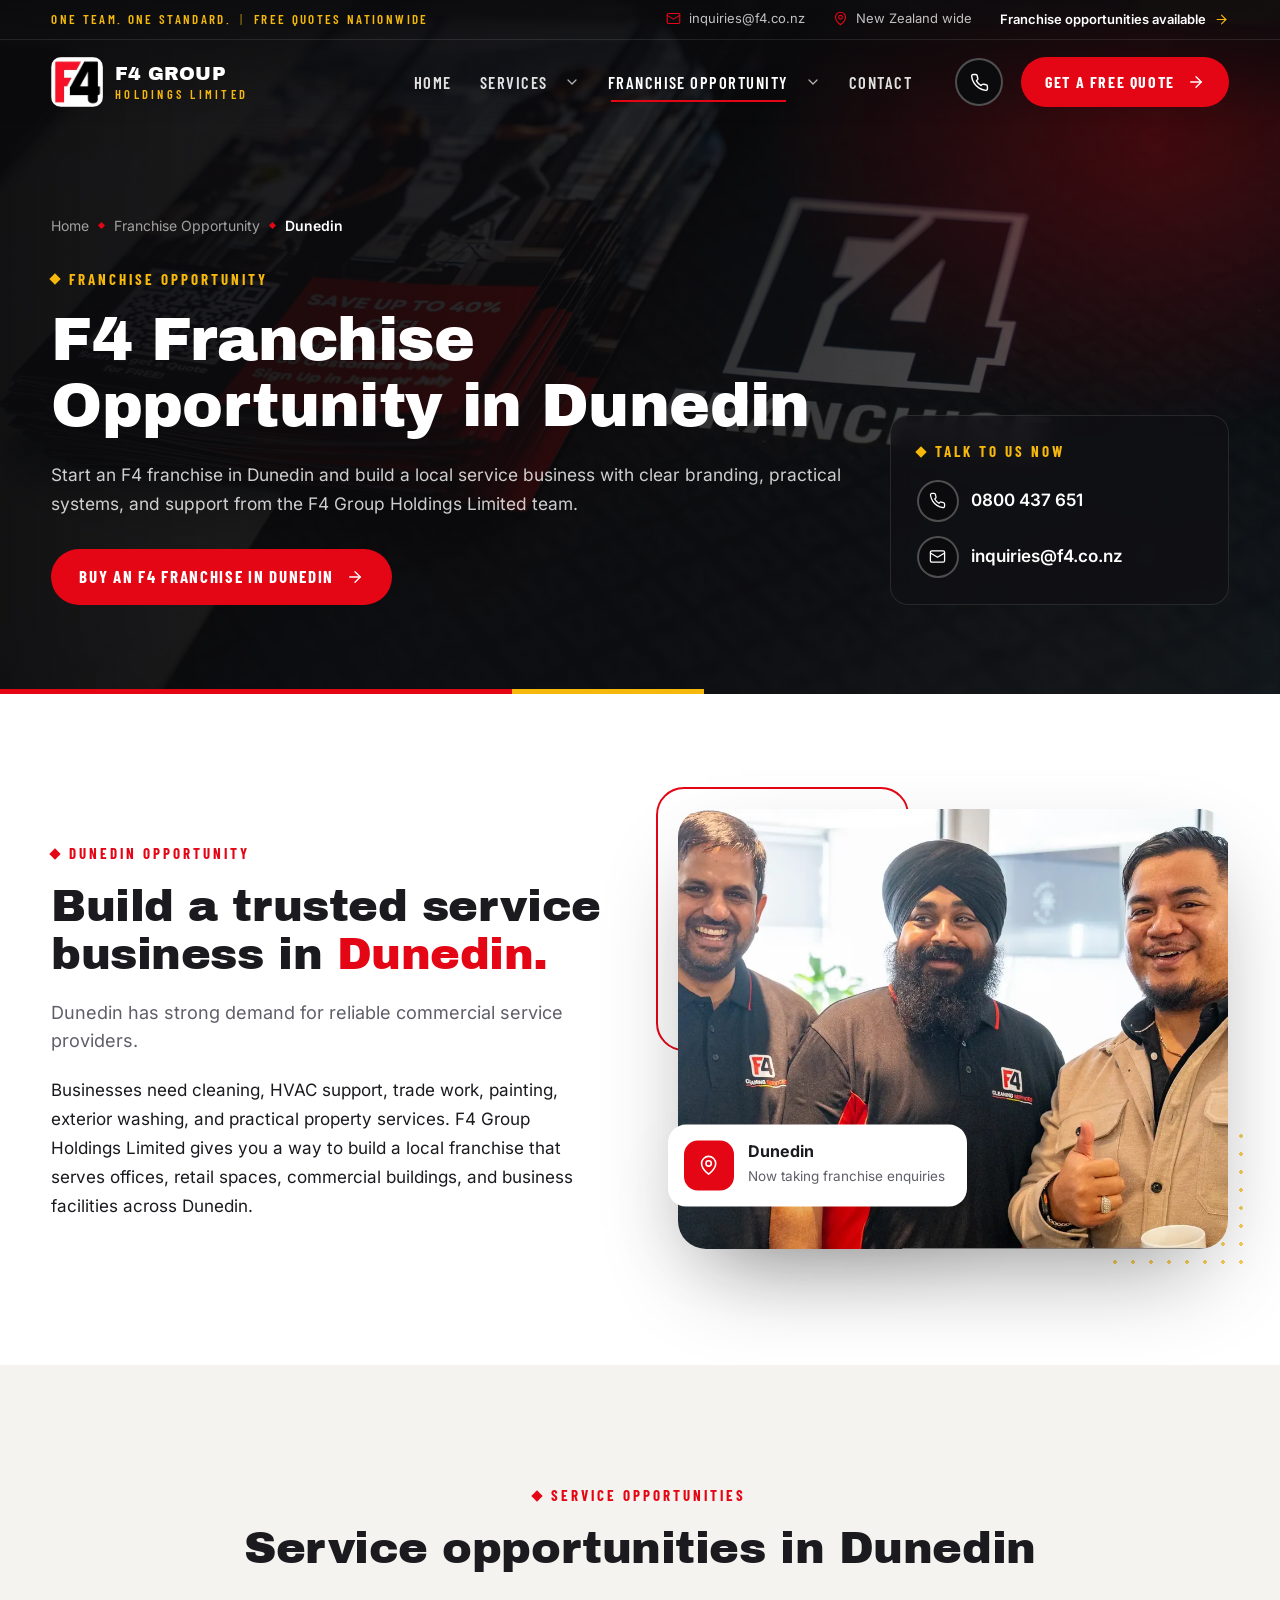
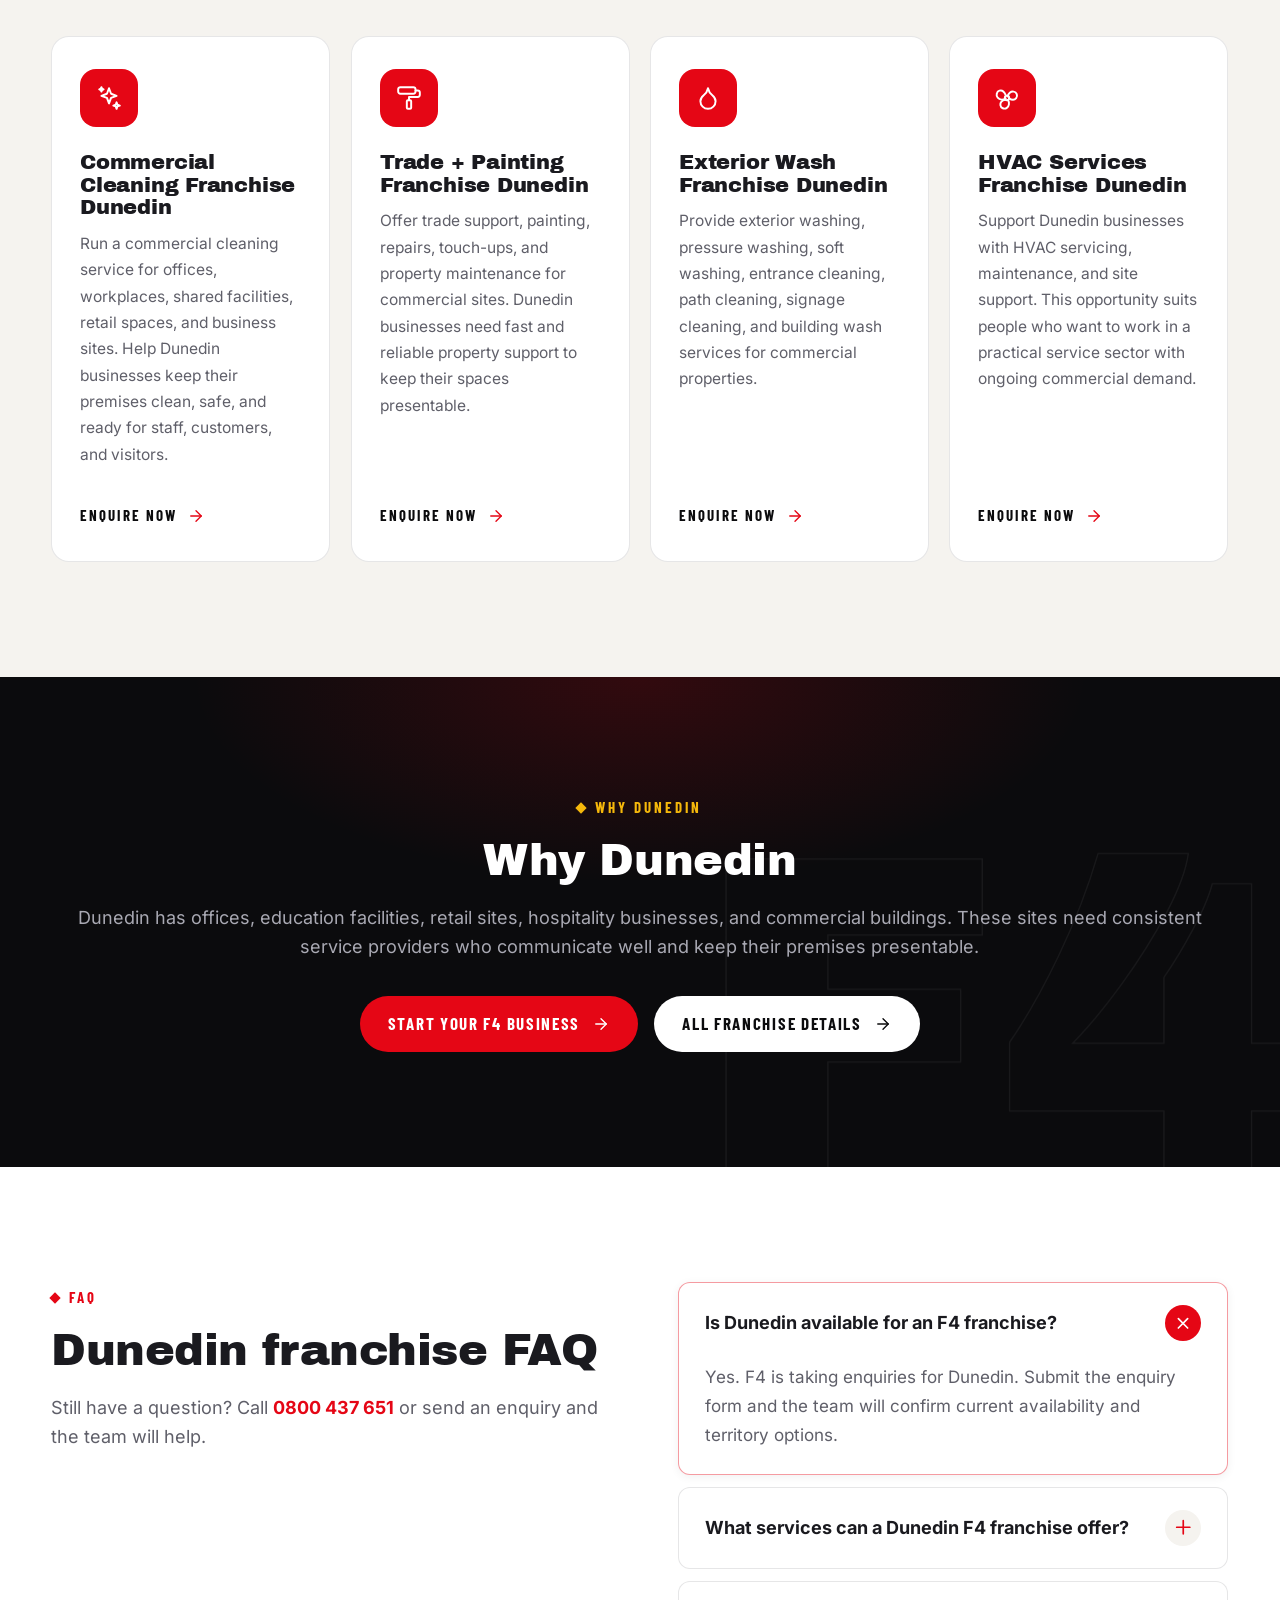
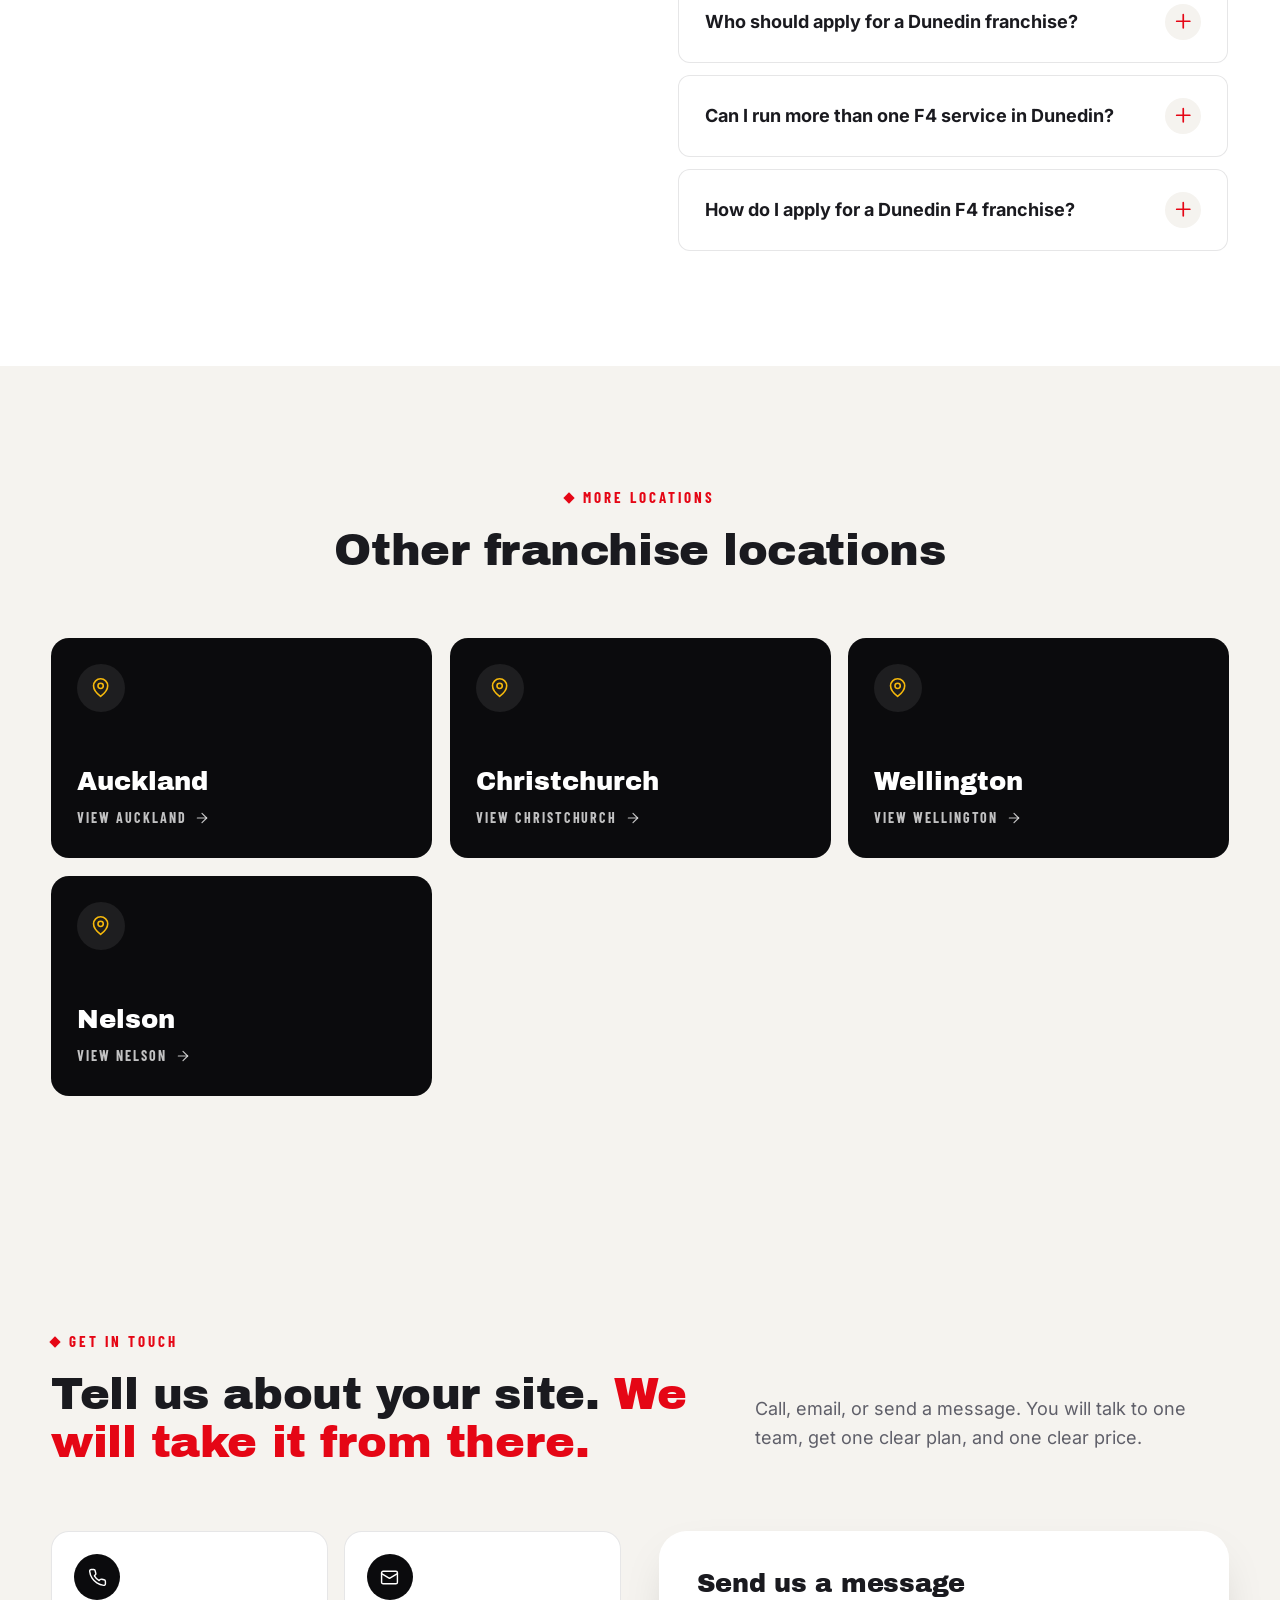
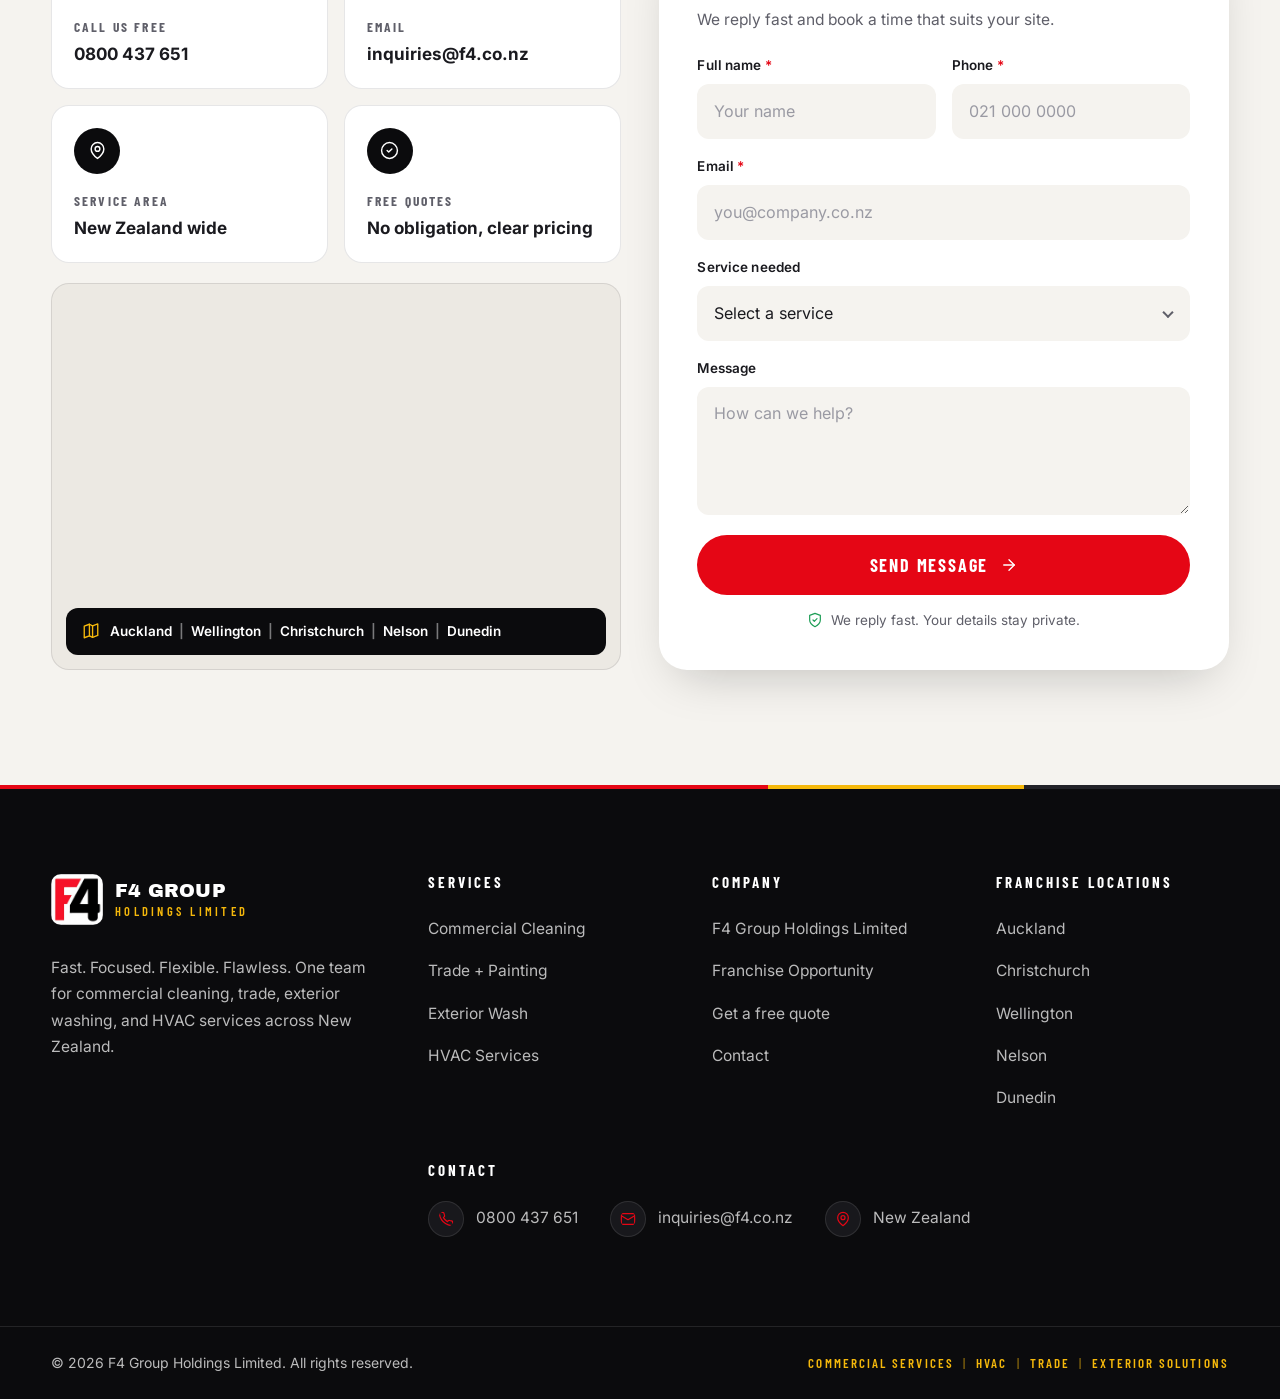
<file: docs/franchise-dunedin.html>
<!doctype html>
<html lang="en-US">
<head>
	<meta charset="UTF-8">
	<meta name="viewport" content="width=device-width, initial-scale=1, viewport-fit=cover">
	<title>Dunedin | F4 Group Holdings Limited</title>
<meta name='robots' content='noindex, nofollow' />
<script>document.documentElement.classList.add('js');</script>
<link rel="preload" href="assets/fonts/archivo-black-latin-400-normal.woff2" as="font" type="font/woff2" crossorigin>
<link rel="preload" href="assets/fonts/inter-latin-400-normal.woff2" as="font" type="font/woff2" crossorigin>
<link rel="preload" href="assets/img/hero.webp" as="image" fetchpriority="high">
<meta name="theme-color" content="#0b0b0d">
<style id='classic-theme-styles-inline-css'>
/*! This file is auto-generated */
.wp-block-button__link{color:#fff;background-color:#32373c;border-radius:9999px;box-shadow:none;text-decoration:none;padding:calc(.667em + 2px) calc(1.333em + 2px);font-size:1.125em}.wp-block-file__button{background:#32373c;color:#fff;text-decoration:none}
</style>
<style id='global-styles-inline-css'>
:root{--wp--preset--aspect-ratio--square: 1;--wp--preset--aspect-ratio--4-3: 4/3;--wp--preset--aspect-ratio--3-4: 3/4;--wp--preset--aspect-ratio--3-2: 3/2;--wp--preset--aspect-ratio--2-3: 2/3;--wp--preset--aspect-ratio--16-9: 16/9;--wp--preset--aspect-ratio--9-16: 9/16;--wp--preset--color--black: #000000;--wp--preset--color--cyan-bluish-gray: #abb8c3;--wp--preset--color--white: #ffffff;--wp--preset--color--pale-pink: #f78da7;--wp--preset--color--vivid-red: #cf2e2e;--wp--preset--color--luminous-vivid-orange: #ff6900;--wp--preset--color--luminous-vivid-amber: #fcb900;--wp--preset--color--light-green-cyan: #7bdcb5;--wp--preset--color--vivid-green-cyan: #00d084;--wp--preset--color--pale-cyan-blue: #8ed1fc;--wp--preset--color--vivid-cyan-blue: #0693e3;--wp--preset--color--vivid-purple: #9b51e0;--wp--preset--gradient--vivid-cyan-blue-to-vivid-purple: linear-gradient(135deg,rgba(6,147,227,1) 0%,rgb(155,81,224) 100%);--wp--preset--gradient--light-green-cyan-to-vivid-green-cyan: linear-gradient(135deg,rgb(122,220,180) 0%,rgb(0,208,130) 100%);--wp--preset--gradient--luminous-vivid-amber-to-luminous-vivid-orange: linear-gradient(135deg,rgba(252,185,0,1) 0%,rgba(255,105,0,1) 100%);--wp--preset--gradient--luminous-vivid-orange-to-vivid-red: linear-gradient(135deg,rgba(255,105,0,1) 0%,rgb(207,46,46) 100%);--wp--preset--gradient--very-light-gray-to-cyan-bluish-gray: linear-gradient(135deg,rgb(238,238,238) 0%,rgb(169,184,195) 100%);--wp--preset--gradient--cool-to-warm-spectrum: linear-gradient(135deg,rgb(74,234,220) 0%,rgb(151,120,209) 20%,rgb(207,42,186) 40%,rgb(238,44,130) 60%,rgb(251,105,98) 80%,rgb(254,248,76) 100%);--wp--preset--gradient--blush-light-purple: linear-gradient(135deg,rgb(255,206,236) 0%,rgb(152,150,240) 100%);--wp--preset--gradient--blush-bordeaux: linear-gradient(135deg,rgb(254,205,165) 0%,rgb(254,45,45) 50%,rgb(107,0,62) 100%);--wp--preset--gradient--luminous-dusk: linear-gradient(135deg,rgb(255,203,112) 0%,rgb(199,81,192) 50%,rgb(65,88,208) 100%);--wp--preset--gradient--pale-ocean: linear-gradient(135deg,rgb(255,245,203) 0%,rgb(182,227,212) 50%,rgb(51,167,181) 100%);--wp--preset--gradient--electric-grass: linear-gradient(135deg,rgb(202,248,128) 0%,rgb(113,206,126) 100%);--wp--preset--gradient--midnight: linear-gradient(135deg,rgb(2,3,129) 0%,rgb(40,116,252) 100%);--wp--preset--font-size--small: 13px;--wp--preset--font-size--medium: 20px;--wp--preset--font-size--large: 36px;--wp--preset--font-size--x-large: 42px;--wp--preset--spacing--20: 0.44rem;--wp--preset--spacing--30: 0.67rem;--wp--preset--spacing--40: 1rem;--wp--preset--spacing--50: 1.5rem;--wp--preset--spacing--60: 2.25rem;--wp--preset--spacing--70: 3.38rem;--wp--preset--spacing--80: 5.06rem;--wp--preset--shadow--natural: 6px 6px 9px rgba(0, 0, 0, 0.2);--wp--preset--shadow--deep: 12px 12px 50px rgba(0, 0, 0, 0.4);--wp--preset--shadow--sharp: 6px 6px 0px rgba(0, 0, 0, 0.2);--wp--preset--shadow--outlined: 6px 6px 0px -3px rgba(255, 255, 255, 1), 6px 6px rgba(0, 0, 0, 1);--wp--preset--shadow--crisp: 6px 6px 0px rgba(0, 0, 0, 1);}:where(.is-layout-flex){gap: 0.5em;}:where(.is-layout-grid){gap: 0.5em;}body .is-layout-flex{display: flex;}.is-layout-flex{flex-wrap: wrap;align-items: center;}.is-layout-flex > :is(*, div){margin: 0;}body .is-layout-grid{display: grid;}.is-layout-grid > :is(*, div){margin: 0;}:where(.wp-block-columns.is-layout-flex){gap: 2em;}:where(.wp-block-columns.is-layout-grid){gap: 2em;}:where(.wp-block-post-template.is-layout-flex){gap: 1.25em;}:where(.wp-block-post-template.is-layout-grid){gap: 1.25em;}.has-black-color{color: var(--wp--preset--color--black) !important;}.has-cyan-bluish-gray-color{color: var(--wp--preset--color--cyan-bluish-gray) !important;}.has-white-color{color: var(--wp--preset--color--white) !important;}.has-pale-pink-color{color: var(--wp--preset--color--pale-pink) !important;}.has-vivid-red-color{color: var(--wp--preset--color--vivid-red) !important;}.has-luminous-vivid-orange-color{color: var(--wp--preset--color--luminous-vivid-orange) !important;}.has-luminous-vivid-amber-color{color: var(--wp--preset--color--luminous-vivid-amber) !important;}.has-light-green-cyan-color{color: var(--wp--preset--color--light-green-cyan) !important;}.has-vivid-green-cyan-color{color: var(--wp--preset--color--vivid-green-cyan) !important;}.has-pale-cyan-blue-color{color: var(--wp--preset--color--pale-cyan-blue) !important;}.has-vivid-cyan-blue-color{color: var(--wp--preset--color--vivid-cyan-blue) !important;}.has-vivid-purple-color{color: var(--wp--preset--color--vivid-purple) !important;}.has-black-background-color{background-color: var(--wp--preset--color--black) !important;}.has-cyan-bluish-gray-background-color{background-color: var(--wp--preset--color--cyan-bluish-gray) !important;}.has-white-background-color{background-color: var(--wp--preset--color--white) !important;}.has-pale-pink-background-color{background-color: var(--wp--preset--color--pale-pink) !important;}.has-vivid-red-background-color{background-color: var(--wp--preset--color--vivid-red) !important;}.has-luminous-vivid-orange-background-color{background-color: var(--wp--preset--color--luminous-vivid-orange) !important;}.has-luminous-vivid-amber-background-color{background-color: var(--wp--preset--color--luminous-vivid-amber) !important;}.has-light-green-cyan-background-color{background-color: var(--wp--preset--color--light-green-cyan) !important;}.has-vivid-green-cyan-background-color{background-color: var(--wp--preset--color--vivid-green-cyan) !important;}.has-pale-cyan-blue-background-color{background-color: var(--wp--preset--color--pale-cyan-blue) !important;}.has-vivid-cyan-blue-background-color{background-color: var(--wp--preset--color--vivid-cyan-blue) !important;}.has-vivid-purple-background-color{background-color: var(--wp--preset--color--vivid-purple) !important;}.has-black-border-color{border-color: var(--wp--preset--color--black) !important;}.has-cyan-bluish-gray-border-color{border-color: var(--wp--preset--color--cyan-bluish-gray) !important;}.has-white-border-color{border-color: var(--wp--preset--color--white) !important;}.has-pale-pink-border-color{border-color: var(--wp--preset--color--pale-pink) !important;}.has-vivid-red-border-color{border-color: var(--wp--preset--color--vivid-red) !important;}.has-luminous-vivid-orange-border-color{border-color: var(--wp--preset--color--luminous-vivid-orange) !important;}.has-luminous-vivid-amber-border-color{border-color: var(--wp--preset--color--luminous-vivid-amber) !important;}.has-light-green-cyan-border-color{border-color: var(--wp--preset--color--light-green-cyan) !important;}.has-vivid-green-cyan-border-color{border-color: var(--wp--preset--color--vivid-green-cyan) !important;}.has-pale-cyan-blue-border-color{border-color: var(--wp--preset--color--pale-cyan-blue) !important;}.has-vivid-cyan-blue-border-color{border-color: var(--wp--preset--color--vivid-cyan-blue) !important;}.has-vivid-purple-border-color{border-color: var(--wp--preset--color--vivid-purple) !important;}.has-vivid-cyan-blue-to-vivid-purple-gradient-background{background: var(--wp--preset--gradient--vivid-cyan-blue-to-vivid-purple) !important;}.has-light-green-cyan-to-vivid-green-cyan-gradient-background{background: var(--wp--preset--gradient--light-green-cyan-to-vivid-green-cyan) !important;}.has-luminous-vivid-amber-to-luminous-vivid-orange-gradient-background{background: var(--wp--preset--gradient--luminous-vivid-amber-to-luminous-vivid-orange) !important;}.has-luminous-vivid-orange-to-vivid-red-gradient-background{background: var(--wp--preset--gradient--luminous-vivid-orange-to-vivid-red) !important;}.has-very-light-gray-to-cyan-bluish-gray-gradient-background{background: var(--wp--preset--gradient--very-light-gray-to-cyan-bluish-gray) !important;}.has-cool-to-warm-spectrum-gradient-background{background: var(--wp--preset--gradient--cool-to-warm-spectrum) !important;}.has-blush-light-purple-gradient-background{background: var(--wp--preset--gradient--blush-light-purple) !important;}.has-blush-bordeaux-gradient-background{background: var(--wp--preset--gradient--blush-bordeaux) !important;}.has-luminous-dusk-gradient-background{background: var(--wp--preset--gradient--luminous-dusk) !important;}.has-pale-ocean-gradient-background{background: var(--wp--preset--gradient--pale-ocean) !important;}.has-electric-grass-gradient-background{background: var(--wp--preset--gradient--electric-grass) !important;}.has-midnight-gradient-background{background: var(--wp--preset--gradient--midnight) !important;}.has-small-font-size{font-size: var(--wp--preset--font-size--small) !important;}.has-medium-font-size{font-size: var(--wp--preset--font-size--medium) !important;}.has-large-font-size{font-size: var(--wp--preset--font-size--large) !important;}.has-x-large-font-size{font-size: var(--wp--preset--font-size--x-large) !important;}
:where(.wp-block-post-template.is-layout-flex){gap: 1.25em;}:where(.wp-block-post-template.is-layout-grid){gap: 1.25em;}
:where(.wp-block-columns.is-layout-flex){gap: 2em;}:where(.wp-block-columns.is-layout-grid){gap: 2em;}
:root :where(.wp-block-pullquote){font-size: 1.5em;line-height: 1.6;}
</style>
<link rel='stylesheet' id='f4-main-css' href='assets/css/main.css' media='all' />
<style>
html { color-scheme: light; }
.map-static { position: absolute; inset: 0; display: grid; place-items: center; text-align: center; padding: 24px 24px 80px;
  background: radial-gradient(circle at 30% 40%, rgba(229,6,21,.12), transparent 60%), repeating-linear-gradient(0deg, #e8e5df 0 1px, transparent 1px 40px), repeating-linear-gradient(90deg, #e8e5df 0 1px, transparent 1px 40px), #f1eee9; color: #1a1a1f; }
.map-static__inner { display: grid; gap: 6px; max-width: 320px; }
.map-static strong { font-family: "Archivo Black", sans-serif; font-weight: 400; font-size: 20px; }
.map-static span span, .map-static__inner > span { font-size: 14px; color: #5f5f69; }
</style>
</head>
<body class="page-template page-template-page-templates page-template-template-location page-template-page-templatestemplate-location-php page page-id-17 page-child parent-pageid-12 wp-embed-responsive is-inner">
<a class="skip-link" href="#main">Skip to content</a>
<div class="scroll-progress" aria-hidden="true"><span></span></div>

<header class="site-header" data-header>
	<div class="topbar">
		<div class="container topbar__inner">
			<p class="topbar__tag">One team. One standard. <i>|</i> Free quotes nationwide</p>
			<ul class="topbar__links">
				<li><a href="mailto:inquiries@f4.co.nz"><svg class="icon icon-mail " width="24" height="24" viewBox="0 0 24 24" fill="none" stroke="currentColor" stroke-width="1.8" stroke-linecap="round" stroke-linejoin="round" aria-hidden="true" focusable="false"><rect x="2" y="4" width="20" height="16" rx="2"/><path d="m22 7-10 6L2 7"/></svg><span>inquiries@f4.co.nz</span></a></li>
				<li><span><svg class="icon icon-pin " width="24" height="24" viewBox="0 0 24 24" fill="none" stroke="currentColor" stroke-width="1.8" stroke-linecap="round" stroke-linejoin="round" aria-hidden="true" focusable="false"><path d="M20 10c0 6-8 12-8 12s-8-6-8-12a8 8 0 0 1 16 0z"/><circle cx="12" cy="10" r="3"/></svg>New Zealand wide</span></li>
				<li><a class="topbar__franchise" href="franchise-opportunity.html">Franchise opportunities available <svg class="icon icon-arrow-right " width="24" height="24" viewBox="0 0 24 24" fill="none" stroke="currentColor" stroke-width="1.8" stroke-linecap="round" stroke-linejoin="round" aria-hidden="true" focusable="false"><path d="M5 12h14"/><path d="m12 5 7 7-7 7"/></svg></a></li>
			</ul>
		</div>
	</div>

	<div class="container header-main">
		<a class="brand" href="index.html" aria-label="F4 Group Holdings Limited home">
			<img class="brand__logo" src="assets/img/logo.png" alt="F4 Group Holdings Limited" width="120" height="116">			<span class="brand__text"><strong>F4 Group</strong><small>Holdings Limited</small></span>
		</a>

		<nav class="primary-nav" id="primary-nav" aria-label="Primary" data-nav>
			<div class="primary-nav__head">
				<span class="eyebrow eyebrow--gold">Menu</span>
				<button class="nav-close" type="button" aria-label="Close menu" data-nav-close><svg class="icon icon-close " width="24" height="24" viewBox="0 0 24 24" fill="none" stroke="currentColor" stroke-width="1.8" stroke-linecap="round" stroke-linejoin="round" aria-hidden="true" focusable="false"><path d="M18 6 6 18"/><path d="m6 6 12 12"/></svg></button>
			</div>
			<ul id="menu-f4-primary" class="menu"><li id="menu-item-20" class="menu-item menu-item-type-post_type menu-item-object-page menu-item-home menu-item-20"><a href="index.html">Home</a></li>
<li id="menu-item-21" class="menu-item menu-item-type-post_type menu-item-object-page menu-item-has-children menu-item-21"><a href="f4-group.html">Services</a><button class="submenu-toggle" type="button" aria-expanded="false" aria-label="Show Services submenu"><svg class="icon icon-chevron-down " width="24" height="24" viewBox="0 0 24 24" fill="none" stroke="currentColor" stroke-width="1.8" stroke-linecap="round" stroke-linejoin="round" aria-hidden="true" focusable="false"><path d="m6 9 6 6 6-6"/></svg></button>
<ul class="sub-menu">
	<li id="menu-item-22" class="menu-item menu-item-type-post_type menu-item-object-page menu-item-22"><a href="services-commercial-cleaning.html">Commercial Cleaning</a></li>
	<li id="menu-item-23" class="menu-item menu-item-type-post_type menu-item-object-page menu-item-23"><a href="services-trade-painting.html">Trade + Painting</a></li>
	<li id="menu-item-24" class="menu-item menu-item-type-post_type menu-item-object-page menu-item-24"><a href="services-exterior-wash.html">Exterior Wash</a></li>
	<li id="menu-item-25" class="menu-item menu-item-type-post_type menu-item-object-page menu-item-25"><a href="services-hvac-services.html">HVAC Services</a></li>
</ul>
</li>
<li id="menu-item-26" class="menu-item menu-item-type-post_type menu-item-object-page current-page-ancestor current-menu-ancestor current-menu-parent current-page-parent current_page_parent current_page_ancestor menu-item-has-children menu-item-26"><a href="franchise-opportunity.html">Franchise Opportunity</a><button class="submenu-toggle" type="button" aria-expanded="false" aria-label="Show Franchise Opportunity submenu"><svg class="icon icon-chevron-down " width="24" height="24" viewBox="0 0 24 24" fill="none" stroke="currentColor" stroke-width="1.8" stroke-linecap="round" stroke-linejoin="round" aria-hidden="true" focusable="false"><path d="m6 9 6 6 6-6"/></svg></button>
<ul class="sub-menu">
	<li id="menu-item-27" class="menu-item menu-item-type-post_type menu-item-object-page menu-item-27"><a href="franchise-auckland.html">Auckland</a></li>
	<li id="menu-item-28" class="menu-item menu-item-type-post_type menu-item-object-page menu-item-28"><a href="franchise-christchurch.html">Christchurch</a></li>
	<li id="menu-item-29" class="menu-item menu-item-type-post_type menu-item-object-page menu-item-29"><a href="franchise-wellington.html">Wellington</a></li>
	<li id="menu-item-30" class="menu-item menu-item-type-post_type menu-item-object-page menu-item-30"><a href="franchise-nelson.html">Nelson</a></li>
	<li id="menu-item-31" class="menu-item menu-item-type-post_type menu-item-object-page current-menu-item page_item page-item-17 current_page_item menu-item-31"><a href="franchise-dunedin.html" aria-current="page">Dunedin</a></li>
</ul>
</li>
<li id="menu-item-32" class="menu-item menu-item-type-post_type menu-item-object-page menu-item-32"><a href="contact.html">Contact</a></li>
</ul>			<div class="primary-nav__foot">
				<a class="btn btn--red" href="quote.html" ><span>Get a free quote</span><svg class="icon icon-arrow-right " width="24" height="24" viewBox="0 0 24 24" fill="none" stroke="currentColor" stroke-width="1.8" stroke-linecap="round" stroke-linejoin="round" aria-hidden="true" focusable="false"><path d="M5 12h14"/><path d="m12 5 7 7-7 7"/></svg></a>				<a class="nav-contact" href="tel:0800437651"><svg class="icon icon-phone " width="24" height="24" viewBox="0 0 24 24" fill="none" stroke="currentColor" stroke-width="1.8" stroke-linecap="round" stroke-linejoin="round" aria-hidden="true" focusable="false"><path d="M22 16.92v3a2 2 0 0 1-2.18 2 19.8 19.8 0 0 1-8.63-3.07 19.5 19.5 0 0 1-6-6A19.8 19.8 0 0 1 2.12 4.18 2 2 0 0 1 4.11 2h3a2 2 0 0 1 2 1.72c.13.96.36 1.9.7 2.81a2 2 0 0 1-.45 2.11L8.09 9.91a16 16 0 0 0 6 6l1.27-1.27a2 2 0 0 1 2.11-.45c.91.34 1.85.57 2.81.7A2 2 0 0 1 22 16.92z"/></svg><span>0800 437 651</span></a>
				<a class="nav-contact" href="mailto:inquiries@f4.co.nz"><svg class="icon icon-mail " width="24" height="24" viewBox="0 0 24 24" fill="none" stroke="currentColor" stroke-width="1.8" stroke-linecap="round" stroke-linejoin="round" aria-hidden="true" focusable="false"><rect x="2" y="4" width="20" height="16" rx="2"/><path d="m22 7-10 6L2 7"/></svg><span>inquiries@f4.co.nz</span></a>
			</div>
		</nav>

		<div class="header-actions">
			<a class="header-call" href="tel:0800437651" aria-label="Call 0800 437 651">
				<span class="call-circle"><svg class="icon icon-phone " width="24" height="24" viewBox="0 0 24 24" fill="none" stroke="currentColor" stroke-width="1.8" stroke-linecap="round" stroke-linejoin="round" aria-hidden="true" focusable="false"><path d="M22 16.92v3a2 2 0 0 1-2.18 2 19.8 19.8 0 0 1-8.63-3.07 19.5 19.5 0 0 1-6-6A19.8 19.8 0 0 1 2.12 4.18 2 2 0 0 1 4.11 2h3a2 2 0 0 1 2 1.72c.13.96.36 1.9.7 2.81a2 2 0 0 1-.45 2.11L8.09 9.91a16 16 0 0 0 6 6l1.27-1.27a2 2 0 0 1 2.11-.45c.91.34 1.85.57 2.81.7A2 2 0 0 1 22 16.92z"/></svg></span>
				<span class="header-call__text"><small>Call us free</small><strong>0800 437 651</strong></span>
			</a>
			<a class="btn btn--red" href="quote.html" data-cta="header"><span>Get a free quote</span><svg class="icon icon-arrow-right " width="24" height="24" viewBox="0 0 24 24" fill="none" stroke="currentColor" stroke-width="1.8" stroke-linecap="round" stroke-linejoin="round" aria-hidden="true" focusable="false"><path d="M5 12h14"/><path d="m12 5 7 7-7 7"/></svg></a>			<button class="nav-toggle" type="button" aria-controls="primary-nav" aria-expanded="false" aria-label="Open menu" data-nav-toggle>
				<span></span><span></span><span></span>
			</button>
		</div>
	</div>
</header>
<div class="nav-overlay" data-nav-close aria-hidden="true"></div>

<main id="main" class="site-main">
<section class="page-hero">
	<div class="page-hero__media" aria-hidden="true">
		<img src="assets/img/hero.webp" alt="" fetchpriority="high">
	</div>
	<div class="container">
		<nav class="breadcrumbs" aria-label="Breadcrumb"><ol><li><a href="index.html">Home</a></li><li><a href="franchise-opportunity.html">Franchise Opportunity</a></li><li aria-current="page">Dunedin</li></ol></nav>		<div class="page-hero__inner">
			<div class="page-hero__content">
									<span class="eyebrow eyebrow--gold">Franchise opportunity</span>
								<h1 class="page-hero__title">F4 Franchise Opportunity in Dunedin</h1>
									<p class="page-hero__lead">Start an F4 franchise in Dunedin and build a local service business with clear branding, practical systems, and support from the F4 Group Holdings Limited team.</p>
													<div class="btn-row">
						<a class="btn btn--red" href="#contact-us" ><span>Buy an F4 franchise in Dunedin</span><svg class="icon icon-arrow-right " width="24" height="24" viewBox="0 0 24 24" fill="none" stroke="currentColor" stroke-width="1.8" stroke-linecap="round" stroke-linejoin="round" aria-hidden="true" focusable="false"><path d="M5 12h14"/><path d="m12 5 7 7-7 7"/></svg></a>					</div>
							</div>
							<div class="page-hero__aside">
					<span class="eyebrow eyebrow--gold">Talk to us now</span>
					<a href="tel:0800437651"><span class="call-circle"><svg class="icon icon-phone " width="24" height="24" viewBox="0 0 24 24" fill="none" stroke="currentColor" stroke-width="1.8" stroke-linecap="round" stroke-linejoin="round" aria-hidden="true" focusable="false"><path d="M22 16.92v3a2 2 0 0 1-2.18 2 19.8 19.8 0 0 1-8.63-3.07 19.5 19.5 0 0 1-6-6A19.8 19.8 0 0 1 2.12 4.18 2 2 0 0 1 4.11 2h3a2 2 0 0 1 2 1.72c.13.96.36 1.9.7 2.81a2 2 0 0 1-.45 2.11L8.09 9.91a16 16 0 0 0 6 6l1.27-1.27a2 2 0 0 1 2.11-.45c.91.34 1.85.57 2.81.7A2 2 0 0 1 22 16.92z"/></svg></span><span>0800 437 651</span></a>
					<a href="mailto:inquiries@f4.co.nz"><span class="call-circle"><svg class="icon icon-mail " width="24" height="24" viewBox="0 0 24 24" fill="none" stroke="currentColor" stroke-width="1.8" stroke-linecap="round" stroke-linejoin="round" aria-hidden="true" focusable="false"><rect x="2" y="4" width="20" height="16" rx="2"/><path d="m22 7-10 6L2 7"/></svg></span><span>inquiries@f4.co.nz</span></a>
				</div>
					</div>
	</div>
</section>

<section class="section">
	<div class="container split">
		<div data-reveal="left">
			<span class="eyebrow ">Dunedin opportunity</span>			<h2 class="h2">Build a trusted service business in <span class="text-red">Dunedin.</span></h2>
			<p class="lead">Dunedin has strong demand for reliable commercial service providers.</p>
			<p>Businesses need cleaning, HVAC support, trade work, painting, exterior washing, and practical property services. F4 Group Holdings Limited gives you a way to build a local franchise that serves offices, retail spaces, commercial buildings, and business facilities across Dunedin.</p>
					</div>
		<div class="split__media" data-reveal="right">
			<div class="framed-img"><img src="assets/img/one-team.webp" alt="F4 Group Holdings Limited team" loading="lazy" width="1600" height="774"></div>
			<div class="floating-badge" data-parallax="-0.06">
				<span class="floating-badge__icon"><svg class="icon icon-pin " width="24" height="24" viewBox="0 0 24 24" fill="none" stroke="currentColor" stroke-width="1.8" stroke-linecap="round" stroke-linejoin="round" aria-hidden="true" focusable="false"><path d="M20 10c0 6-8 12-8 12s-8-6-8-12a8 8 0 0 1 16 0z"/><circle cx="12" cy="10" r="3"/></svg></span>
				<span><strong>Dunedin</strong><small>Now taking franchise enquiries</small></span>
			</div>
		</div>
	</div>
</section>

<section class="section section--paper">
	<div class="container">
		<div class="section-head section-head--center" data-reveal>
			<span class="eyebrow ">Service opportunities</span>			<h2 class="h2">Service opportunities in Dunedin</h2>
		</div>
		<div class="sector-grid">
							<a class="sector-card" href="#contact-us" data-preselect="commercial-cleaning" data-reveal data-delay="0">
					<span class="feature-card__icon"><svg class="icon icon-sparkle " width="24" height="24" viewBox="0 0 24 24" fill="none" stroke="currentColor" stroke-width="1.8" stroke-linecap="round" stroke-linejoin="round" aria-hidden="true" focusable="false"><path d="M12 3l1.9 5.1L19 10l-5.1 1.9L12 17l-1.9-5.1L5 10l5.1-1.9z"/><path d="M19 16l.8 2.2L22 19l-2.2.8L19 22l-.8-2.2L16 19l2.2-.8z"/><path d="M5 2l.6 1.4L7 4l-1.4.6L5 6l-.6-1.4L3 4l1.4-.6z"/></svg></span>
					<h3>Commercial Cleaning Franchise Dunedin</h3>
					<p>Run a commercial cleaning service for offices, workplaces, shared facilities, retail spaces, and business sites. Help Dunedin businesses keep their premises clean, safe, and ready for staff, customers, and visitors.</p>
					<span class="service-card__more">Enquire now <svg class="icon icon-arrow-right " width="24" height="24" viewBox="0 0 24 24" fill="none" stroke="currentColor" stroke-width="1.8" stroke-linecap="round" stroke-linejoin="round" aria-hidden="true" focusable="false"><path d="M5 12h14"/><path d="m12 5 7 7-7 7"/></svg></span>
				</a>
							<a class="sector-card" href="#contact-us" data-preselect="trade-painting" data-reveal data-delay="1">
					<span class="feature-card__icon"><svg class="icon icon-roller " width="24" height="24" viewBox="0 0 24 24" fill="none" stroke="currentColor" stroke-width="1.8" stroke-linecap="round" stroke-linejoin="round" aria-hidden="true" focusable="false"><rect x="2" y="2" width="16" height="6" rx="2"/><path d="M18 5h2a2 2 0 0 1 2 2v2a2 2 0 0 1-2 2h-8v3"/><rect x="10" y="14" width="4" height="8" rx="1"/></svg></span>
					<h3>Trade + Painting Franchise Dunedin</h3>
					<p>Offer trade support, painting, repairs, touch-ups, and property maintenance for commercial sites. Dunedin businesses need fast and reliable property support to keep their spaces presentable.</p>
					<span class="service-card__more">Enquire now <svg class="icon icon-arrow-right " width="24" height="24" viewBox="0 0 24 24" fill="none" stroke="currentColor" stroke-width="1.8" stroke-linecap="round" stroke-linejoin="round" aria-hidden="true" focusable="false"><path d="M5 12h14"/><path d="m12 5 7 7-7 7"/></svg></span>
				</a>
							<a class="sector-card" href="#contact-us" data-preselect="exterior-wash" data-reveal data-delay="2">
					<span class="feature-card__icon"><svg class="icon icon-droplet " width="24" height="24" viewBox="0 0 24 24" fill="none" stroke="currentColor" stroke-width="1.8" stroke-linecap="round" stroke-linejoin="round" aria-hidden="true" focusable="false"><path d="M12 22a7 7 0 0 0 7-7c0-2-1-3.9-3-5.5S12.5 5.5 12 3c-.5 2.5-2 4.9-4 6.5S5 13 5 15a7 7 0 0 0 7 7z"/></svg></span>
					<h3>Exterior Wash Franchise Dunedin</h3>
					<p>Provide exterior washing, pressure washing, soft washing, entrance cleaning, path cleaning, signage cleaning, and building wash services for commercial properties.</p>
					<span class="service-card__more">Enquire now <svg class="icon icon-arrow-right " width="24" height="24" viewBox="0 0 24 24" fill="none" stroke="currentColor" stroke-width="1.8" stroke-linecap="round" stroke-linejoin="round" aria-hidden="true" focusable="false"><path d="M5 12h14"/><path d="m12 5 7 7-7 7"/></svg></span>
				</a>
							<a class="sector-card" href="#contact-us" data-preselect="hvac-services" data-reveal data-delay="3">
					<span class="feature-card__icon"><svg class="icon icon-fan " width="24" height="24" viewBox="0 0 24 24" fill="none" stroke="currentColor" stroke-width="1.8" stroke-linecap="round" stroke-linejoin="round" aria-hidden="true" focusable="false"><path d="M10.8 12.3c-2.4 1.6-5.6 1.4-7.4-.6C1.6 9.7 2.4 6 5 5.2c2.6-.8 4.6 1.3 5.6 3.6"/><path d="M12.6 10.6c.4-2.8 2.9-4.9 5.6-4.5 2.7.3 4 3.9 2.3 6-1.7 2.2-4.5 1.6-6.6.3"/><path d="M12.9 13.9c1.6 2.4 1.1 5.6-1.1 7.2-2.2 1.6-5.6.2-5.9-2.5-.3-2.7 2-4.4 4.4-4.9"/><circle cx="12" cy="12" r="2"/></svg></span>
					<h3>HVAC Services Franchise Dunedin</h3>
					<p>Support Dunedin businesses with HVAC servicing, maintenance, and site support. This opportunity suits people who want to work in a practical service sector with ongoing commercial demand.</p>
					<span class="service-card__more">Enquire now <svg class="icon icon-arrow-right " width="24" height="24" viewBox="0 0 24 24" fill="none" stroke="currentColor" stroke-width="1.8" stroke-linecap="round" stroke-linejoin="round" aria-hidden="true" focusable="false"><path d="M5 12h14"/><path d="m12 5 7 7-7 7"/></svg></span>
				</a>
					</div>
	</div>
</section>

<section class="section section--dark why">
	<div class="why__bg-word" aria-hidden="true" data-parallax="0.15">F4</div>
	<div class="container">
		<div class="section-head section-head--center" data-reveal style="margin-bottom:0;">
			<span class="eyebrow eyebrow--gold">Why Dunedin</span>			<h2 class="h2">Why Dunedin</h2>
			<p class="lead">Dunedin has offices, education facilities, retail sites, hospitality businesses, and commercial buildings. These sites need consistent service providers who communicate well and keep their premises presentable.</p>
			<div class="btn-row btn-row--center">
				<a class="btn btn--red" href="#contact-us" ><span>Start your F4 business</span><svg class="icon icon-arrow-right " width="24" height="24" viewBox="0 0 24 24" fill="none" stroke="currentColor" stroke-width="1.8" stroke-linecap="round" stroke-linejoin="round" aria-hidden="true" focusable="false"><path d="M5 12h14"/><path d="m12 5 7 7-7 7"/></svg></a>				<a class="btn btn--white" href="franchise-opportunity.html" ><span>All franchise details</span><svg class="icon icon-arrow-right " width="24" height="24" viewBox="0 0 24 24" fill="none" stroke="currentColor" stroke-width="1.8" stroke-linecap="round" stroke-linejoin="round" aria-hidden="true" focusable="false"><path d="M5 12h14"/><path d="m12 5 7 7-7 7"/></svg></a>			</div>
		</div>
	</div>
</section>

<section class="section">
	<div class="container split" style="align-items:start;">
		<div data-reveal="left">
			<span class="eyebrow ">FAQ</span>			<h2 class="h2">Dunedin franchise FAQ</h2>
			<p class="lead">Still have a question? Call <a class="text-red" href="tel:0800437651"><strong>0800 437 651</strong></a> or send an enquiry and the team will help.</p>
		</div>
		<div class="accordion" data-reveal="right">
							<details open>
					<summary><span>Is Dunedin available for an F4 franchise?</span><span class="acc-icon"><svg class="icon icon-plus " width="24" height="24" viewBox="0 0 24 24" fill="none" stroke="currentColor" stroke-width="1.8" stroke-linecap="round" stroke-linejoin="round" aria-hidden="true" focusable="false"><path d="M12 5v14"/><path d="M5 12h14"/></svg></span></summary>
					<div class="acc-body"><p>Yes. F4 is taking enquiries for Dunedin. Submit the enquiry form and the team will confirm current availability and territory options.</p></div>
				</details>
							<details >
					<summary><span>What services can a Dunedin F4 franchise offer?</span><span class="acc-icon"><svg class="icon icon-plus " width="24" height="24" viewBox="0 0 24 24" fill="none" stroke="currentColor" stroke-width="1.8" stroke-linecap="round" stroke-linejoin="round" aria-hidden="true" focusable="false"><path d="M12 5v14"/><path d="M5 12h14"/></svg></span></summary>
					<div class="acc-body"><p>You can focus on commercial cleaning, HVAC services, trade and painting, exterior washing, or an approved service mix.</p></div>
				</details>
							<details >
					<summary><span>Who should apply for a Dunedin franchise?</span><span class="acc-icon"><svg class="icon icon-plus " width="24" height="24" viewBox="0 0 24 24" fill="none" stroke="currentColor" stroke-width="1.8" stroke-linecap="round" stroke-linejoin="round" aria-hidden="true" focusable="false"><path d="M12 5v14"/><path d="M5 12h14"/></svg></span></summary>
					<div class="acc-body"><p>People with a strong work ethic, good communication, a customer service focus, and the readiness to run a business using proven systems.</p></div>
				</details>
							<details >
					<summary><span>Can I run more than one F4 service in Dunedin?</span><span class="acc-icon"><svg class="icon icon-plus " width="24" height="24" viewBox="0 0 24 24" fill="none" stroke="currentColor" stroke-width="1.8" stroke-linecap="round" stroke-linejoin="round" aria-hidden="true" focusable="false"><path d="M12 5v14"/><path d="M5 12h14"/></svg></span></summary>
					<div class="acc-body"><p>Yes, subject to F4 approval, training, territory, and operational capacity.</p></div>
				</details>
							<details >
					<summary><span>How do I apply for a Dunedin F4 franchise?</span><span class="acc-icon"><svg class="icon icon-plus " width="24" height="24" viewBox="0 0 24 24" fill="none" stroke="currentColor" stroke-width="1.8" stroke-linecap="round" stroke-linejoin="round" aria-hidden="true" focusable="false"><path d="M12 5v14"/><path d="M5 12h14"/></svg></span></summary>
					<div class="acc-body"><p>Submit the franchise enquiry form and F4 will contact you about the next steps.</p></div>
				</details>
					</div>
	</div>
	<script type="application/ld+json">{"@context":"https:\/\/schema.org","@type":"FAQPage","mainEntity":[{"@type":"Question","name":"Is Dunedin available for an F4 franchise?","acceptedAnswer":{"@type":"Answer","text":"Yes. F4 is taking enquiries for Dunedin. Submit the enquiry form and the team will confirm current availability and territory options."}},{"@type":"Question","name":"What services can a Dunedin F4 franchise offer?","acceptedAnswer":{"@type":"Answer","text":"You can focus on commercial cleaning, HVAC services, trade and painting, exterior washing, or an approved service mix."}},{"@type":"Question","name":"Who should apply for a Dunedin franchise?","acceptedAnswer":{"@type":"Answer","text":"People with a strong work ethic, good communication, a customer service focus, and the readiness to run a business using proven systems."}},{"@type":"Question","name":"Can I run more than one F4 service in Dunedin?","acceptedAnswer":{"@type":"Answer","text":"Yes, subject to F4 approval, training, territory, and operational capacity."}},{"@type":"Question","name":"How do I apply for a Dunedin F4 franchise?","acceptedAnswer":{"@type":"Answer","text":"Submit the franchise enquiry form and F4 will contact you about the next steps."}}]}</script>
</section>

<section class="section section--paper">
	<div class="container">
		<div class="section-head section-head--center" data-reveal>
			<span class="eyebrow ">More locations</span>			<h2 class="h2">Other franchise locations</h2>
		</div>
		<div class="location-grid location-grid--4">
							<a class="location-card" href="franchise-auckland.html" data-reveal data-delay="0">
					<span class="location-card__pin"><svg class="icon icon-pin " width="24" height="24" viewBox="0 0 24 24" fill="none" stroke="currentColor" stroke-width="1.8" stroke-linecap="round" stroke-linejoin="round" aria-hidden="true" focusable="false"><path d="M20 10c0 6-8 12-8 12s-8-6-8-12a8 8 0 0 1 16 0z"/><circle cx="12" cy="10" r="3"/></svg></span>
					<span>
						<span class="location-card__name">Auckland</span>
						<span class="location-card__more">View Auckland <svg class="icon icon-arrow-right " width="24" height="24" viewBox="0 0 24 24" fill="none" stroke="currentColor" stroke-width="1.8" stroke-linecap="round" stroke-linejoin="round" aria-hidden="true" focusable="false"><path d="M5 12h14"/><path d="m12 5 7 7-7 7"/></svg></span>
					</span>
				</a>
							<a class="location-card" href="franchise-christchurch.html" data-reveal data-delay="1">
					<span class="location-card__pin"><svg class="icon icon-pin " width="24" height="24" viewBox="0 0 24 24" fill="none" stroke="currentColor" stroke-width="1.8" stroke-linecap="round" stroke-linejoin="round" aria-hidden="true" focusable="false"><path d="M20 10c0 6-8 12-8 12s-8-6-8-12a8 8 0 0 1 16 0z"/><circle cx="12" cy="10" r="3"/></svg></span>
					<span>
						<span class="location-card__name">Christchurch</span>
						<span class="location-card__more">View Christchurch <svg class="icon icon-arrow-right " width="24" height="24" viewBox="0 0 24 24" fill="none" stroke="currentColor" stroke-width="1.8" stroke-linecap="round" stroke-linejoin="round" aria-hidden="true" focusable="false"><path d="M5 12h14"/><path d="m12 5 7 7-7 7"/></svg></span>
					</span>
				</a>
							<a class="location-card" href="franchise-wellington.html" data-reveal data-delay="2">
					<span class="location-card__pin"><svg class="icon icon-pin " width="24" height="24" viewBox="0 0 24 24" fill="none" stroke="currentColor" stroke-width="1.8" stroke-linecap="round" stroke-linejoin="round" aria-hidden="true" focusable="false"><path d="M20 10c0 6-8 12-8 12s-8-6-8-12a8 8 0 0 1 16 0z"/><circle cx="12" cy="10" r="3"/></svg></span>
					<span>
						<span class="location-card__name">Wellington</span>
						<span class="location-card__more">View Wellington <svg class="icon icon-arrow-right " width="24" height="24" viewBox="0 0 24 24" fill="none" stroke="currentColor" stroke-width="1.8" stroke-linecap="round" stroke-linejoin="round" aria-hidden="true" focusable="false"><path d="M5 12h14"/><path d="m12 5 7 7-7 7"/></svg></span>
					</span>
				</a>
							<a class="location-card" href="franchise-nelson.html" data-reveal data-delay="3">
					<span class="location-card__pin"><svg class="icon icon-pin " width="24" height="24" viewBox="0 0 24 24" fill="none" stroke="currentColor" stroke-width="1.8" stroke-linecap="round" stroke-linejoin="round" aria-hidden="true" focusable="false"><path d="M20 10c0 6-8 12-8 12s-8-6-8-12a8 8 0 0 1 16 0z"/><circle cx="12" cy="10" r="3"/></svg></span>
					<span>
						<span class="location-card__name">Nelson</span>
						<span class="location-card__more">View Nelson <svg class="icon icon-arrow-right " width="24" height="24" viewBox="0 0 24 24" fill="none" stroke="currentColor" stroke-width="1.8" stroke-linecap="round" stroke-linejoin="round" aria-hidden="true" focusable="false"><path d="M5 12h14"/><path d="m12 5 7 7-7 7"/></svg></span>
					</span>
				</a>
					</div>
	</div>
</section>

<section class="section contact-section" id="contact-us">
	<div class="container">
				<div class="section-head section-head--split" data-reveal>
			<div>
				<span class="eyebrow ">Get in touch</span>				<h2 class="h2">Tell us about your site. <span class="text-red">We will take it from there.</span></h2>
			</div>
			<p class="lead">Call, email, or send a message. You will talk to one team, get one clear plan, and one clear price.</p>
		</div>
		
		<div class="contact-grid">
			<div class="contact-info" data-reveal="left">
				<div class="info-cards">
					<a class="info-card" href="tel:0800437651">
						<span class="info-card__icon"><svg class="icon icon-phone " width="24" height="24" viewBox="0 0 24 24" fill="none" stroke="currentColor" stroke-width="1.8" stroke-linecap="round" stroke-linejoin="round" aria-hidden="true" focusable="false"><path d="M22 16.92v3a2 2 0 0 1-2.18 2 19.8 19.8 0 0 1-8.63-3.07 19.5 19.5 0 0 1-6-6A19.8 19.8 0 0 1 2.12 4.18 2 2 0 0 1 4.11 2h3a2 2 0 0 1 2 1.72c.13.96.36 1.9.7 2.81a2 2 0 0 1-.45 2.11L8.09 9.91a16 16 0 0 0 6 6l1.27-1.27a2 2 0 0 1 2.11-.45c.91.34 1.85.57 2.81.7A2 2 0 0 1 22 16.92z"/></svg></span>
						<span class="info-card__label">Call us free</span>
						<strong class="info-card__value">0800 437 651</strong>
					</a>
					<a class="info-card" href="mailto:inquiries@f4.co.nz">
						<span class="info-card__icon"><svg class="icon icon-mail " width="24" height="24" viewBox="0 0 24 24" fill="none" stroke="currentColor" stroke-width="1.8" stroke-linecap="round" stroke-linejoin="round" aria-hidden="true" focusable="false"><rect x="2" y="4" width="20" height="16" rx="2"/><path d="m22 7-10 6L2 7"/></svg></span>
						<span class="info-card__label">Email</span>
						<strong class="info-card__value">inquiries@f4.co.nz</strong>
					</a>
					<div class="info-card">
						<span class="info-card__icon"><svg class="icon icon-pin " width="24" height="24" viewBox="0 0 24 24" fill="none" stroke="currentColor" stroke-width="1.8" stroke-linecap="round" stroke-linejoin="round" aria-hidden="true" focusable="false"><path d="M20 10c0 6-8 12-8 12s-8-6-8-12a8 8 0 0 1 16 0z"/><circle cx="12" cy="10" r="3"/></svg></span>
						<span class="info-card__label">Service area</span>
						<strong class="info-card__value">New Zealand wide</strong>
					</div>
										<a class="info-card" href="quote.html">
						<span class="info-card__icon"><svg class="icon icon-check-circle " width="24" height="24" viewBox="0 0 24 24" fill="none" stroke="currentColor" stroke-width="1.8" stroke-linecap="round" stroke-linejoin="round" aria-hidden="true" focusable="false"><circle cx="12" cy="12" r="10"/><path d="m9 12 2 2 4-4"/></svg></span>
						<span class="info-card__label">Free quotes</span>
						<strong class="info-card__value">No obligation, clear pricing</strong>
					</a>
									</div>
				<div class="map-wrap">
					<iframe title="F4 Group Holdings Limited service area map" src="https://maps.google.com/maps?q=New%20Zealand&#038;z=5&#038;output=embed" loading="lazy" referrerpolicy="no-referrer-when-downgrade" allowfullscreen></iframe>
					<div class="map-badge"><svg class="icon icon-map " width="24" height="24" viewBox="0 0 24 24" fill="none" stroke="currentColor" stroke-width="1.8" stroke-linecap="round" stroke-linejoin="round" aria-hidden="true" focusable="false"><path d="M14.1 5.1 9.9 3 3 5.6v15.4l6.9-2.6 4.2 2.1 6.9-2.6V2.5z"/><path d="M9.9 3v15.4"/><path d="M14.1 5.1v15.4"/></svg><span>Auckland <i>|</i> Wellington <i>|</i> Christchurch <i>|</i> Nelson <i>|</i> Dunedin</span></div>
				</div>
			</div>

			<div class="form-card" data-reveal="right">
				<div class="form-card__head">
					<h3 class="h3">Send us a message</h3>
					<p>We reply fast and book a time that suits your site.</p>
				</div>
					<form id="f4-form-contact-2" class="f4-form f4-form--contact" action="#" method="post" novalidate>
		
		<input type="hidden" name="action" value="f4_form">
		<input type="hidden" name="f4_type" value="contact">
		<input type="hidden" name="f4_id" value="f4-form-contact-2">
		<input type="hidden" name="f4_ref" value="franchise-dunedin.html">
		<input type="hidden" id="f4_nonce" name="f4_nonce" value="ca314bc2db" /><input type="hidden" name="_wp_http_referer" value="/franchise-opportunity/dunedin/" />		<div class="hp-field" aria-hidden="true"><label>Leave this empty <input type="text" name="f4_website" tabindex="-1" autocomplete="off"></label></div>

		<div class="form-grid">
			<div class="field">
				<label for="f4-form-contact-2-name">Full name <span class="req">*</span></label>
				<input id="f4-form-contact-2-name" type="text" name="f4_name" autocomplete="name" required placeholder="Your name">
			</div>
			<div class="field">
				<label for="f4-form-contact-2-phone">Phone <span class="req">*</span></label>
				<input id="f4-form-contact-2-phone" type="tel" name="f4_phone" autocomplete="tel" required placeholder="021 000 0000">
			</div>
			<div class="field field--full">
				<label for="f4-form-contact-2-email">Email <span class="req">*</span></label>
				<input id="f4-form-contact-2-email" type="email" name="f4_email" autocomplete="email" required placeholder="you@company.co.nz">
			</div>

							<div class="field field--full">
					<label for="f4-form-contact-2-service">Service needed</label>
					<div class="select-wrap">
						<select id="f4-form-contact-2-service" name="f4_service" data-service-select>
							<option value="">Select a service</option>
															<option value="Commercial Cleaning" data-slug="commercial-cleaning" >Commercial Cleaning</option>
															<option value="Trade + Painting" data-slug="trade-painting" >Trade + Painting</option>
															<option value="Exterior Wash" data-slug="exterior-wash" >Exterior Wash</option>
															<option value="HVAC Services" data-slug="hvac-services" >HVAC Services</option>
														<option value="Multiple Services" data-slug="multiple">Multiple services</option>
							<option value="Franchise enquiry" data-slug="franchise">Franchise enquiry</option>
						</select>
					</div>
				</div>
			
			<div class="field field--full">
				<label for="f4-form-contact-2-message">Message</label>
				<textarea id="f4-form-contact-2-message" name="f4_message" rows="4" placeholder="How can we help?"></textarea>
			</div>

					</div>

		<button type="submit" class="btn btn--red btn--block btn--lg">
			<span>Send message</span><svg class="icon icon-arrow-right " width="24" height="24" viewBox="0 0 24 24" fill="none" stroke="currentColor" stroke-width="1.8" stroke-linecap="round" stroke-linejoin="round" aria-hidden="true" focusable="false"><path d="M5 12h14"/><path d="m12 5 7 7-7 7"/></svg>		</button>
		<p class="form-foot"><svg class="icon icon-shield " width="24" height="24" viewBox="0 0 24 24" fill="none" stroke="currentColor" stroke-width="1.8" stroke-linecap="round" stroke-linejoin="round" aria-hidden="true" focusable="false"><path d="M12 22s8-4 8-10V5l-8-3-8 3v7c0 6 8 10 8 10z"/><path d="m9 12 2 2 4-4"/></svg> <span>We reply fast. Your details stay private.</span></p>
	</form>
				</div>
		</div>
	</div>
</section>
</main>

<footer class="site-footer">
	<div class="container footer-main">
		<div class="footer-brand">
			<a class="brand brand--footer" href="index.html">
				<img class="brand__logo" src="assets/img/logo.png" alt="F4 Group Holdings Limited" width="120" height="116" loading="lazy">
				<span class="brand__text"><strong>F4 Group</strong><small>Holdings Limited</small></span>
			</a>
			<p>Fast. Focused. Flexible. Flawless. One team for commercial cleaning, trade, exterior washing, and HVAC services across New Zealand.</p>
					</div>

		<div class="footer-col">
			<h2 class="footer-title">Services</h2>
			<ul class="footer-links"><li><a href="services-commercial-cleaning.html">Commercial Cleaning</a></li><li><a href="services-trade-painting.html">Trade + Painting</a></li><li><a href="services-exterior-wash.html">Exterior Wash</a></li><li><a href="services-hvac-services.html">HVAC Services</a></li></ul>		</div>

		<div class="footer-col">
			<h2 class="footer-title">Company</h2>
			<ul class="footer-links"><li><a href="f4-group.html">F4 Group Holdings Limited</a></li><li><a href="franchise-opportunity.html">Franchise Opportunity</a></li><li><a href="quote.html">Get a free quote</a></li><li><a href="contact.html">Contact</a></li></ul>		</div>

		<div class="footer-col">
			<h2 class="footer-title">Franchise locations</h2>
			<ul class="footer-links">
									<li><a href="franchise-auckland.html">Auckland</a></li>
									<li><a href="franchise-christchurch.html">Christchurch</a></li>
									<li><a href="franchise-wellington.html">Wellington</a></li>
									<li><a href="franchise-nelson.html">Nelson</a></li>
									<li><a href="franchise-dunedin.html">Dunedin</a></li>
							</ul>
		</div>

		<div class="footer-col footer-col--contact">
			<h2 class="footer-title">Contact</h2>
			<ul class="footer-contact">
				<li><a href="tel:0800437651"><svg class="icon icon-phone " width="24" height="24" viewBox="0 0 24 24" fill="none" stroke="currentColor" stroke-width="1.8" stroke-linecap="round" stroke-linejoin="round" aria-hidden="true" focusable="false"><path d="M22 16.92v3a2 2 0 0 1-2.18 2 19.8 19.8 0 0 1-8.63-3.07 19.5 19.5 0 0 1-6-6A19.8 19.8 0 0 1 2.12 4.18 2 2 0 0 1 4.11 2h3a2 2 0 0 1 2 1.72c.13.96.36 1.9.7 2.81a2 2 0 0 1-.45 2.11L8.09 9.91a16 16 0 0 0 6 6l1.27-1.27a2 2 0 0 1 2.11-.45c.91.34 1.85.57 2.81.7A2 2 0 0 1 22 16.92z"/></svg><span>0800 437 651</span></a></li>
				<li><a href="mailto:inquiries@f4.co.nz"><svg class="icon icon-mail " width="24" height="24" viewBox="0 0 24 24" fill="none" stroke="currentColor" stroke-width="1.8" stroke-linecap="round" stroke-linejoin="round" aria-hidden="true" focusable="false"><rect x="2" y="4" width="20" height="16" rx="2"/><path d="m22 7-10 6L2 7"/></svg><span>inquiries@f4.co.nz</span></a></li>
				<li><span class="footer-contact__static"><svg class="icon icon-pin " width="24" height="24" viewBox="0 0 24 24" fill="none" stroke="currentColor" stroke-width="1.8" stroke-linecap="round" stroke-linejoin="round" aria-hidden="true" focusable="false"><path d="M20 10c0 6-8 12-8 12s-8-6-8-12a8 8 0 0 1 16 0z"/><circle cx="12" cy="10" r="3"/></svg><span>New Zealand</span></span></li>
			</ul>
		</div>
	</div>

	<div class="footer-bottom">
		<div class="container footer-bottom__inner">
			<p>&copy; 2026 F4 Group Holdings Limited. All rights reserved.</p>
			<p class="footer-bottom__tag">Commercial Services <i>|</i> HVAC <i>|</i> Trade <i>|</i> Exterior Solutions</p>
		</div>
	</div>
</footer>

<a class="mobile-call" href="tel:0800437651" data-mobile-call>
	<span class="mobile-call__icon"><svg class="icon icon-phone " width="24" height="24" viewBox="0 0 24 24" fill="none" stroke="currentColor" stroke-width="1.8" stroke-linecap="round" stroke-linejoin="round" aria-hidden="true" focusable="false"><path d="M22 16.92v3a2 2 0 0 1-2.18 2 19.8 19.8 0 0 1-8.63-3.07 19.5 19.5 0 0 1-6-6A19.8 19.8 0 0 1 2.12 4.18 2 2 0 0 1 4.11 2h3a2 2 0 0 1 2 1.72c.13.96.36 1.9.7 2.81a2 2 0 0 1-.45 2.11L8.09 9.91a16 16 0 0 0 6 6l1.27-1.27a2 2 0 0 1 2.11-.45c.91.34 1.85.57 2.81.7A2 2 0 0 1 22 16.92z"/></svg></span>
	<span>Call now</span>
</a>

<button class="to-top" type="button" aria-label="Scroll to top" data-to-top>
	<svg class="to-top__ring" viewBox="0 0 48 48" aria-hidden="true"><circle cx="24" cy="24" r="22"></circle></svg>
	<svg class="icon icon-arrow-up " width="24" height="24" viewBox="0 0 24 24" fill="none" stroke="currentColor" stroke-width="1.8" stroke-linecap="round" stroke-linejoin="round" aria-hidden="true" focusable="false"><path d="m5 12 7-7 7 7"/><path d="M12 19V5"/></svg></button>

<script src="assets/js/main.js" id="f4-main-js" defer data-wp-strategy="defer"></script>

<script>
/* Preview only: forms show a confirmation instead of submitting, and the map links out. */
document.addEventListener('submit', function (e) {
  if (e.defaultPrevented) return;
  e.preventDefault();
  var form = e.target;
  var old = form.querySelector('.form-notice'); if (old) old.remove();
  var n = document.createElement('div');
  n.className = 'form-notice form-notice--success';
  n.setAttribute('role', 'status');
  n.textContent = 'Demo site: on the live WordPress site this form emails the F4 team. Nothing was sent.';
  form.insertBefore(n, form.firstChild);
  var btn = form.querySelector('button[type=submit]');
  if (btn) { btn.removeAttribute('disabled'); var s = btn.querySelector('span'); if (s) s.textContent = 'Sent (demo)'; }
  n.scrollIntoView({ behavior: 'smooth', block: 'center' });
});
</script>

</body>
</html>
</file>
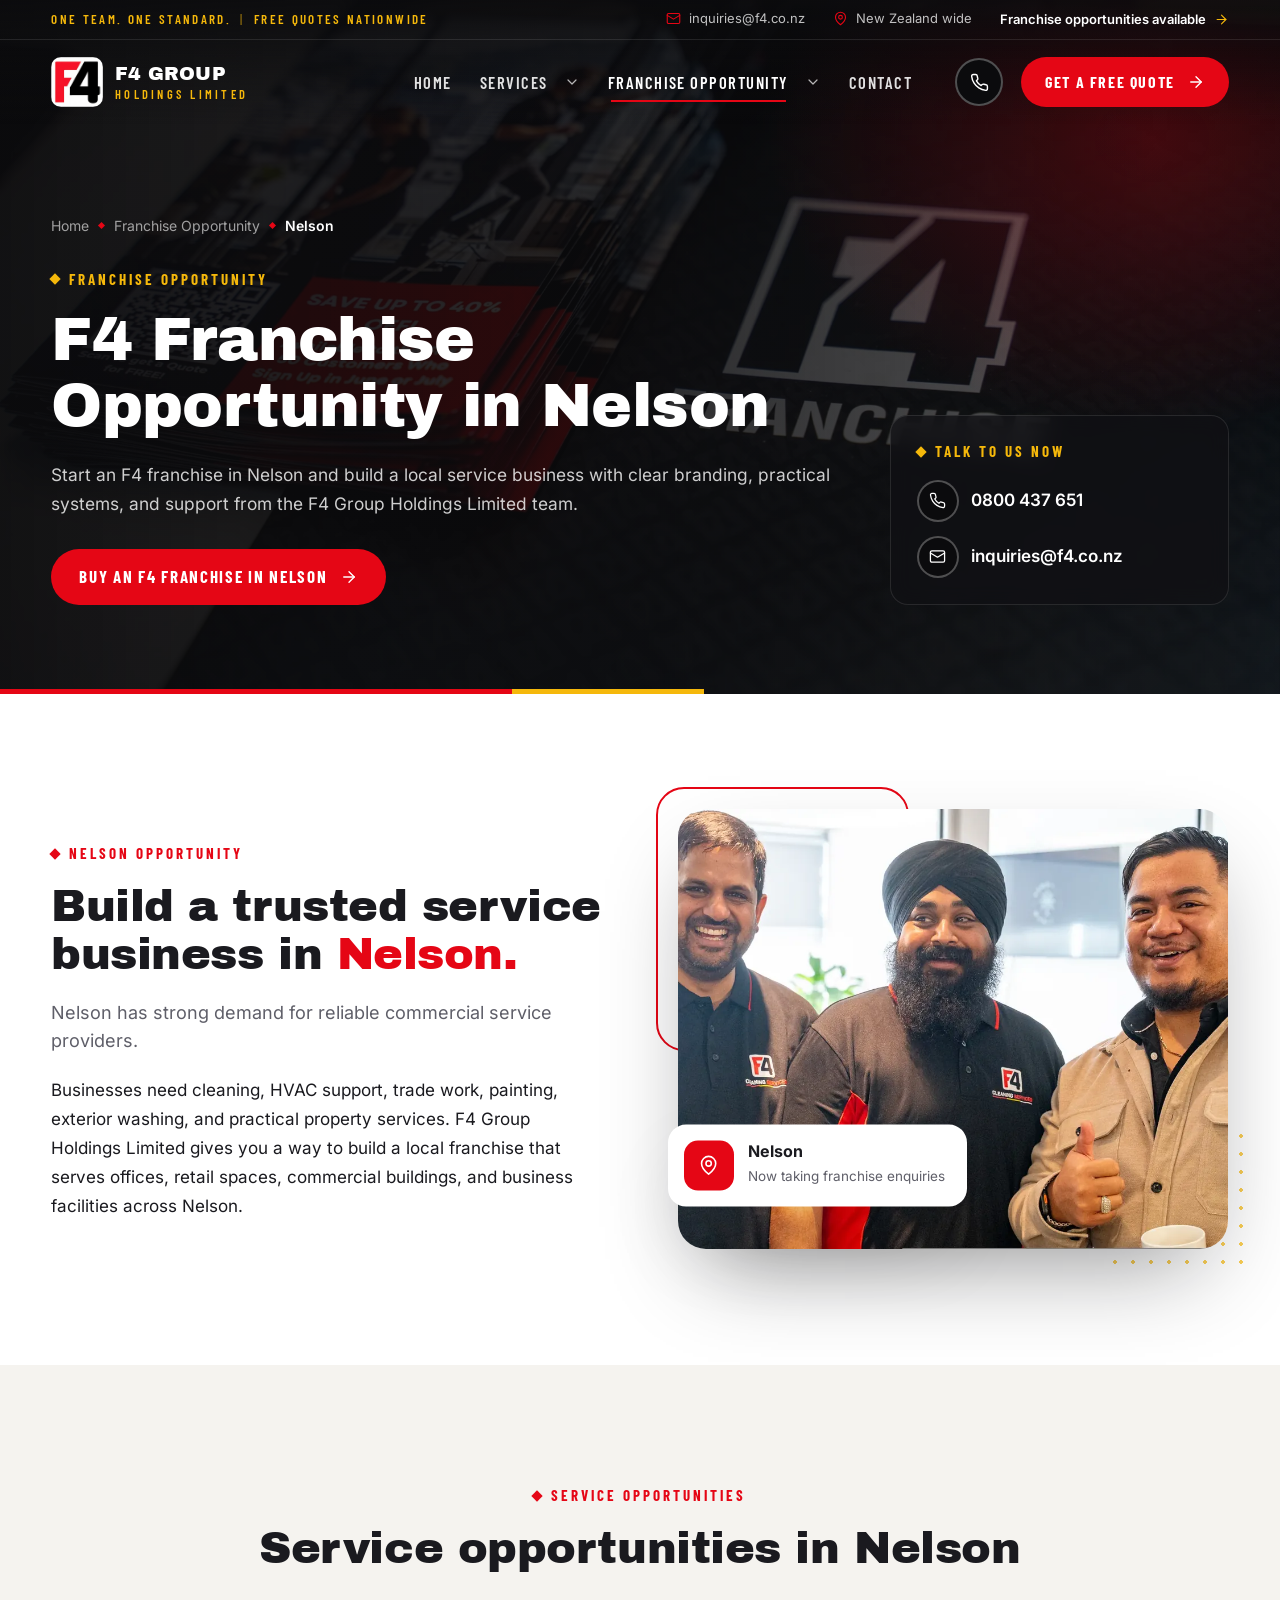
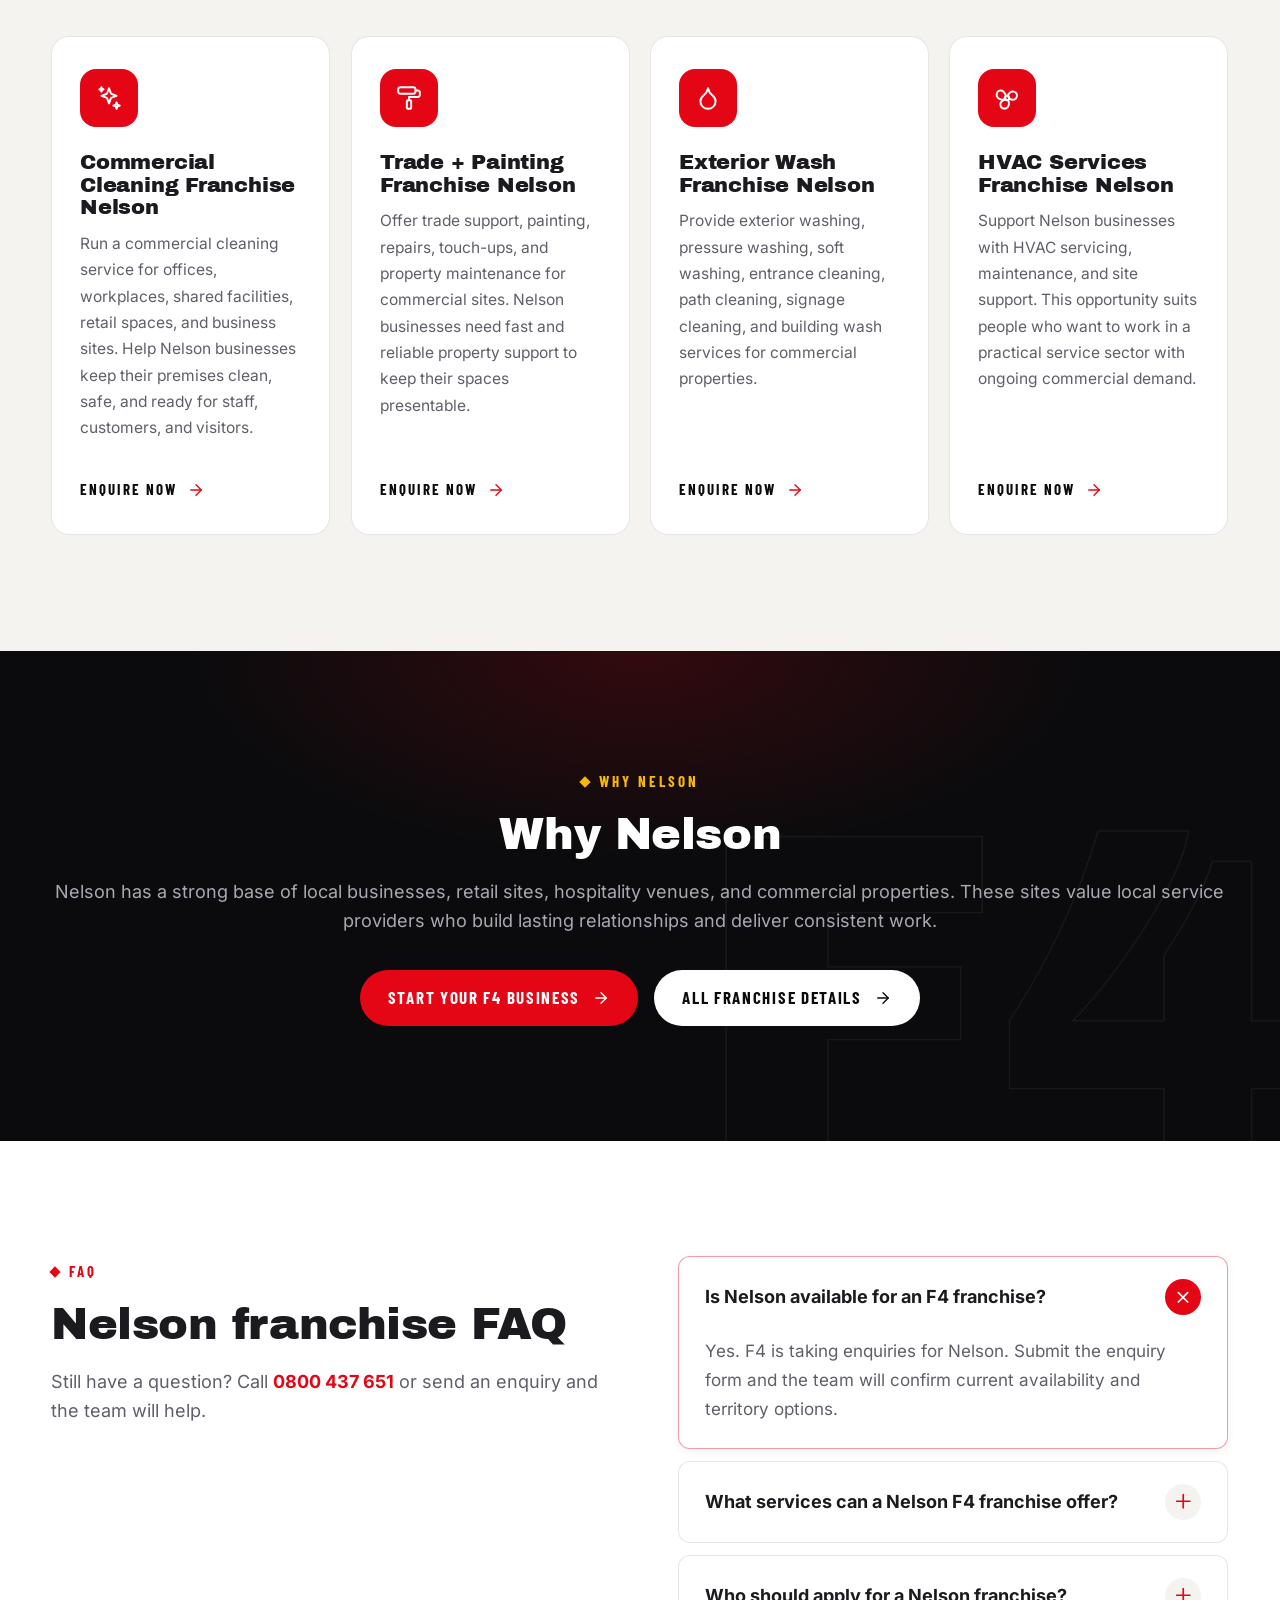
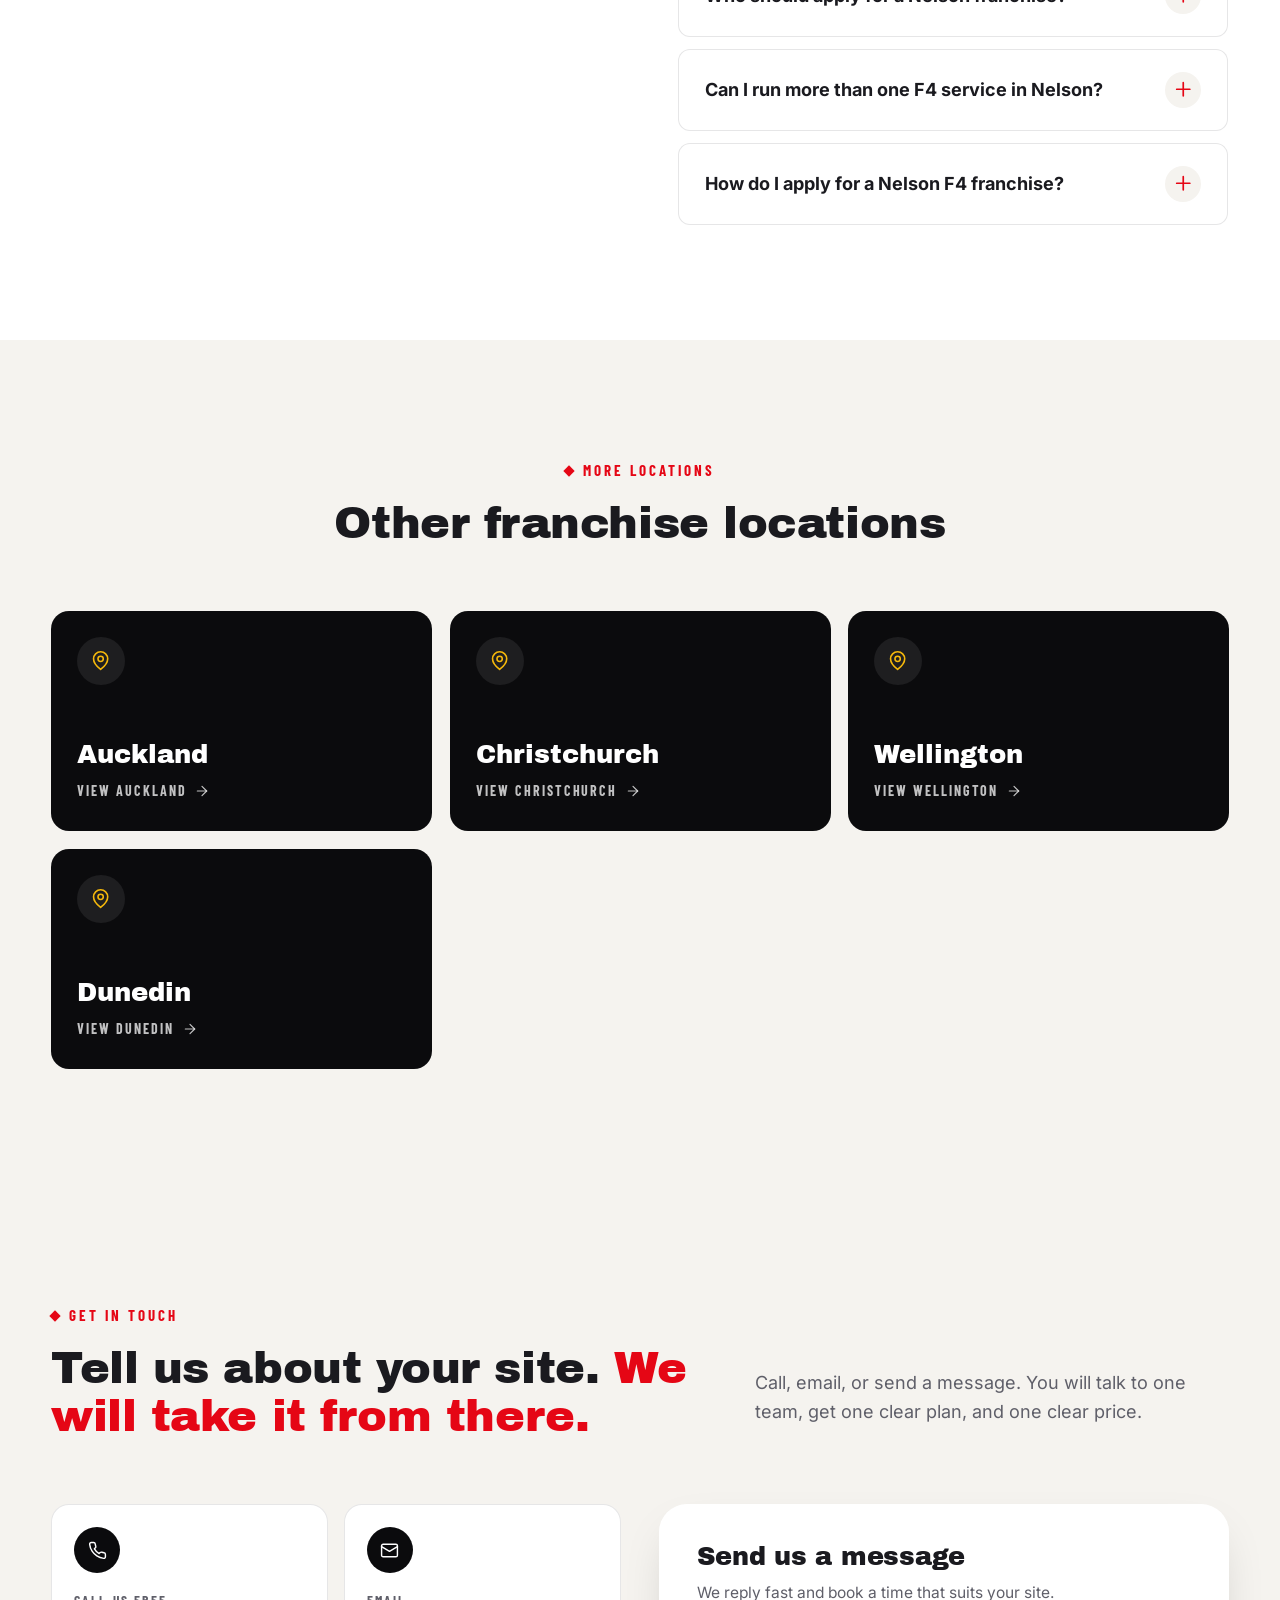
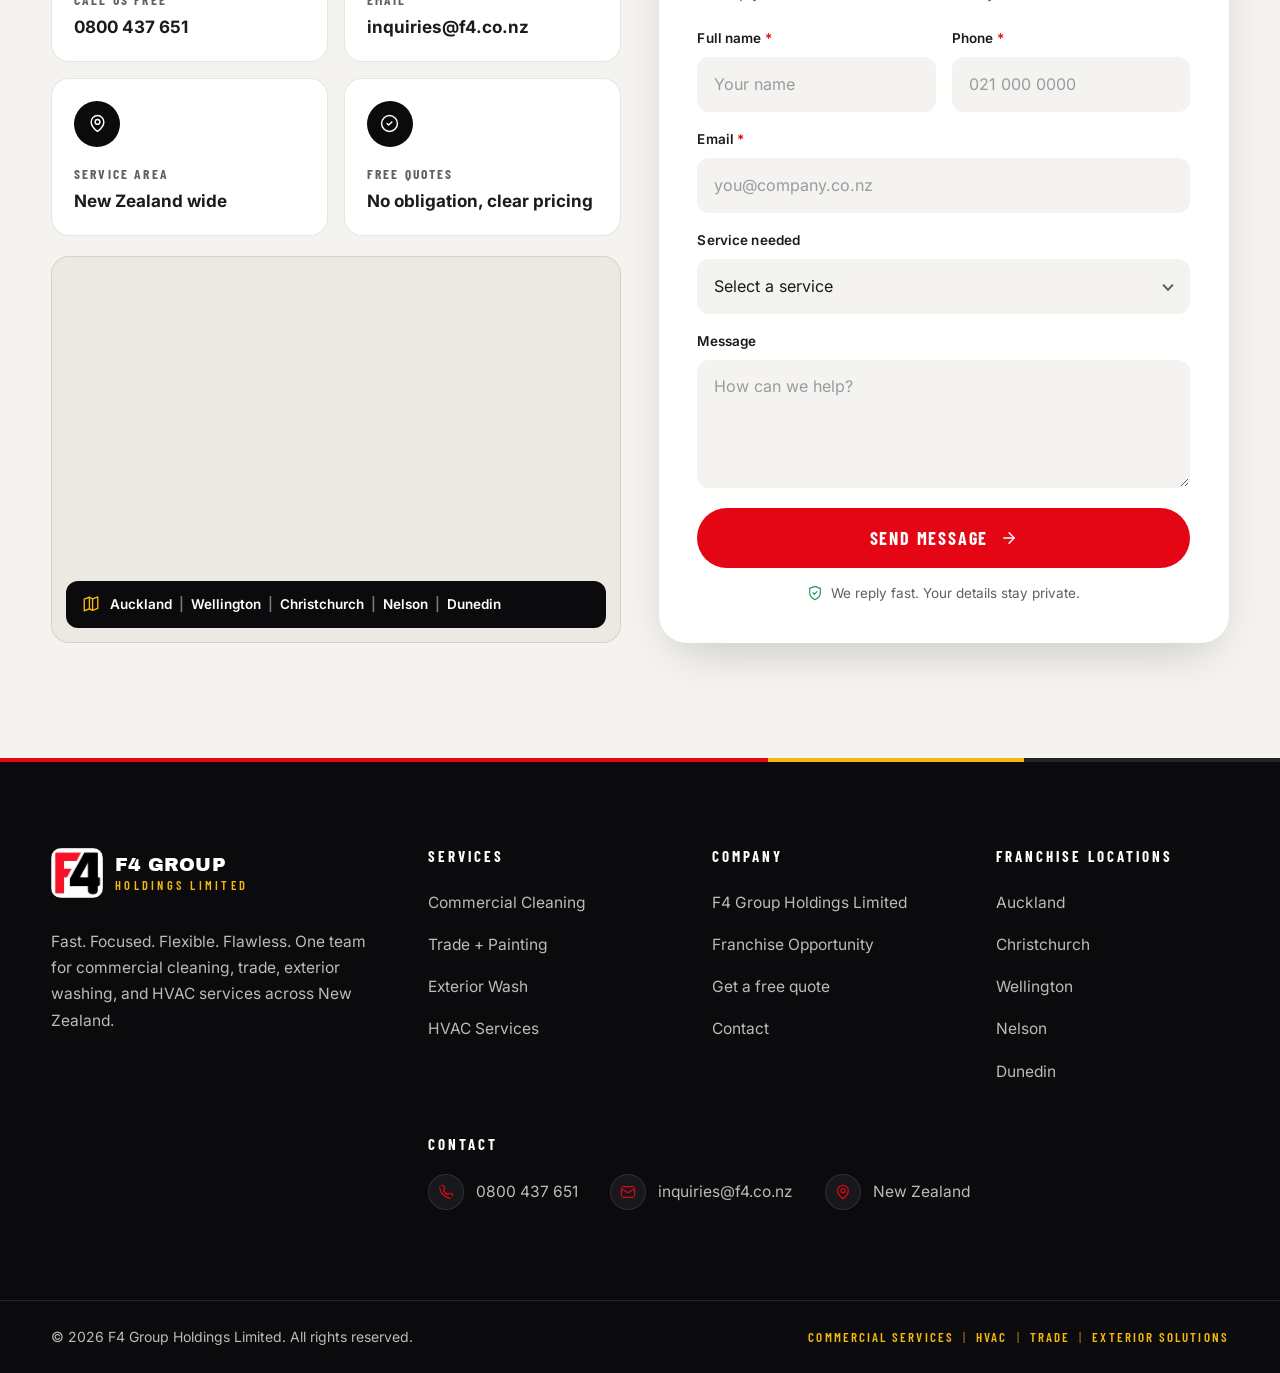
<file: docs/franchise-nelson.html>
<!doctype html>
<html lang="en-US">
<head>
	<meta charset="UTF-8">
	<meta name="viewport" content="width=device-width, initial-scale=1, viewport-fit=cover">
	<title>Nelson | F4 Group Holdings Limited</title>
<meta name='robots' content='noindex, nofollow' />
<script>document.documentElement.classList.add('js');</script>
<link rel="preload" href="assets/fonts/archivo-black-latin-400-normal.woff2" as="font" type="font/woff2" crossorigin>
<link rel="preload" href="assets/fonts/inter-latin-400-normal.woff2" as="font" type="font/woff2" crossorigin>
<link rel="preload" href="assets/img/hero.webp" as="image" fetchpriority="high">
<meta name="theme-color" content="#0b0b0d">
<style id='classic-theme-styles-inline-css'>
/*! This file is auto-generated */
.wp-block-button__link{color:#fff;background-color:#32373c;border-radius:9999px;box-shadow:none;text-decoration:none;padding:calc(.667em + 2px) calc(1.333em + 2px);font-size:1.125em}.wp-block-file__button{background:#32373c;color:#fff;text-decoration:none}
</style>
<style id='global-styles-inline-css'>
:root{--wp--preset--aspect-ratio--square: 1;--wp--preset--aspect-ratio--4-3: 4/3;--wp--preset--aspect-ratio--3-4: 3/4;--wp--preset--aspect-ratio--3-2: 3/2;--wp--preset--aspect-ratio--2-3: 2/3;--wp--preset--aspect-ratio--16-9: 16/9;--wp--preset--aspect-ratio--9-16: 9/16;--wp--preset--color--black: #000000;--wp--preset--color--cyan-bluish-gray: #abb8c3;--wp--preset--color--white: #ffffff;--wp--preset--color--pale-pink: #f78da7;--wp--preset--color--vivid-red: #cf2e2e;--wp--preset--color--luminous-vivid-orange: #ff6900;--wp--preset--color--luminous-vivid-amber: #fcb900;--wp--preset--color--light-green-cyan: #7bdcb5;--wp--preset--color--vivid-green-cyan: #00d084;--wp--preset--color--pale-cyan-blue: #8ed1fc;--wp--preset--color--vivid-cyan-blue: #0693e3;--wp--preset--color--vivid-purple: #9b51e0;--wp--preset--gradient--vivid-cyan-blue-to-vivid-purple: linear-gradient(135deg,rgba(6,147,227,1) 0%,rgb(155,81,224) 100%);--wp--preset--gradient--light-green-cyan-to-vivid-green-cyan: linear-gradient(135deg,rgb(122,220,180) 0%,rgb(0,208,130) 100%);--wp--preset--gradient--luminous-vivid-amber-to-luminous-vivid-orange: linear-gradient(135deg,rgba(252,185,0,1) 0%,rgba(255,105,0,1) 100%);--wp--preset--gradient--luminous-vivid-orange-to-vivid-red: linear-gradient(135deg,rgba(255,105,0,1) 0%,rgb(207,46,46) 100%);--wp--preset--gradient--very-light-gray-to-cyan-bluish-gray: linear-gradient(135deg,rgb(238,238,238) 0%,rgb(169,184,195) 100%);--wp--preset--gradient--cool-to-warm-spectrum: linear-gradient(135deg,rgb(74,234,220) 0%,rgb(151,120,209) 20%,rgb(207,42,186) 40%,rgb(238,44,130) 60%,rgb(251,105,98) 80%,rgb(254,248,76) 100%);--wp--preset--gradient--blush-light-purple: linear-gradient(135deg,rgb(255,206,236) 0%,rgb(152,150,240) 100%);--wp--preset--gradient--blush-bordeaux: linear-gradient(135deg,rgb(254,205,165) 0%,rgb(254,45,45) 50%,rgb(107,0,62) 100%);--wp--preset--gradient--luminous-dusk: linear-gradient(135deg,rgb(255,203,112) 0%,rgb(199,81,192) 50%,rgb(65,88,208) 100%);--wp--preset--gradient--pale-ocean: linear-gradient(135deg,rgb(255,245,203) 0%,rgb(182,227,212) 50%,rgb(51,167,181) 100%);--wp--preset--gradient--electric-grass: linear-gradient(135deg,rgb(202,248,128) 0%,rgb(113,206,126) 100%);--wp--preset--gradient--midnight: linear-gradient(135deg,rgb(2,3,129) 0%,rgb(40,116,252) 100%);--wp--preset--font-size--small: 13px;--wp--preset--font-size--medium: 20px;--wp--preset--font-size--large: 36px;--wp--preset--font-size--x-large: 42px;--wp--preset--spacing--20: 0.44rem;--wp--preset--spacing--30: 0.67rem;--wp--preset--spacing--40: 1rem;--wp--preset--spacing--50: 1.5rem;--wp--preset--spacing--60: 2.25rem;--wp--preset--spacing--70: 3.38rem;--wp--preset--spacing--80: 5.06rem;--wp--preset--shadow--natural: 6px 6px 9px rgba(0, 0, 0, 0.2);--wp--preset--shadow--deep: 12px 12px 50px rgba(0, 0, 0, 0.4);--wp--preset--shadow--sharp: 6px 6px 0px rgba(0, 0, 0, 0.2);--wp--preset--shadow--outlined: 6px 6px 0px -3px rgba(255, 255, 255, 1), 6px 6px rgba(0, 0, 0, 1);--wp--preset--shadow--crisp: 6px 6px 0px rgba(0, 0, 0, 1);}:where(.is-layout-flex){gap: 0.5em;}:where(.is-layout-grid){gap: 0.5em;}body .is-layout-flex{display: flex;}.is-layout-flex{flex-wrap: wrap;align-items: center;}.is-layout-flex > :is(*, div){margin: 0;}body .is-layout-grid{display: grid;}.is-layout-grid > :is(*, div){margin: 0;}:where(.wp-block-columns.is-layout-flex){gap: 2em;}:where(.wp-block-columns.is-layout-grid){gap: 2em;}:where(.wp-block-post-template.is-layout-flex){gap: 1.25em;}:where(.wp-block-post-template.is-layout-grid){gap: 1.25em;}.has-black-color{color: var(--wp--preset--color--black) !important;}.has-cyan-bluish-gray-color{color: var(--wp--preset--color--cyan-bluish-gray) !important;}.has-white-color{color: var(--wp--preset--color--white) !important;}.has-pale-pink-color{color: var(--wp--preset--color--pale-pink) !important;}.has-vivid-red-color{color: var(--wp--preset--color--vivid-red) !important;}.has-luminous-vivid-orange-color{color: var(--wp--preset--color--luminous-vivid-orange) !important;}.has-luminous-vivid-amber-color{color: var(--wp--preset--color--luminous-vivid-amber) !important;}.has-light-green-cyan-color{color: var(--wp--preset--color--light-green-cyan) !important;}.has-vivid-green-cyan-color{color: var(--wp--preset--color--vivid-green-cyan) !important;}.has-pale-cyan-blue-color{color: var(--wp--preset--color--pale-cyan-blue) !important;}.has-vivid-cyan-blue-color{color: var(--wp--preset--color--vivid-cyan-blue) !important;}.has-vivid-purple-color{color: var(--wp--preset--color--vivid-purple) !important;}.has-black-background-color{background-color: var(--wp--preset--color--black) !important;}.has-cyan-bluish-gray-background-color{background-color: var(--wp--preset--color--cyan-bluish-gray) !important;}.has-white-background-color{background-color: var(--wp--preset--color--white) !important;}.has-pale-pink-background-color{background-color: var(--wp--preset--color--pale-pink) !important;}.has-vivid-red-background-color{background-color: var(--wp--preset--color--vivid-red) !important;}.has-luminous-vivid-orange-background-color{background-color: var(--wp--preset--color--luminous-vivid-orange) !important;}.has-luminous-vivid-amber-background-color{background-color: var(--wp--preset--color--luminous-vivid-amber) !important;}.has-light-green-cyan-background-color{background-color: var(--wp--preset--color--light-green-cyan) !important;}.has-vivid-green-cyan-background-color{background-color: var(--wp--preset--color--vivid-green-cyan) !important;}.has-pale-cyan-blue-background-color{background-color: var(--wp--preset--color--pale-cyan-blue) !important;}.has-vivid-cyan-blue-background-color{background-color: var(--wp--preset--color--vivid-cyan-blue) !important;}.has-vivid-purple-background-color{background-color: var(--wp--preset--color--vivid-purple) !important;}.has-black-border-color{border-color: var(--wp--preset--color--black) !important;}.has-cyan-bluish-gray-border-color{border-color: var(--wp--preset--color--cyan-bluish-gray) !important;}.has-white-border-color{border-color: var(--wp--preset--color--white) !important;}.has-pale-pink-border-color{border-color: var(--wp--preset--color--pale-pink) !important;}.has-vivid-red-border-color{border-color: var(--wp--preset--color--vivid-red) !important;}.has-luminous-vivid-orange-border-color{border-color: var(--wp--preset--color--luminous-vivid-orange) !important;}.has-luminous-vivid-amber-border-color{border-color: var(--wp--preset--color--luminous-vivid-amber) !important;}.has-light-green-cyan-border-color{border-color: var(--wp--preset--color--light-green-cyan) !important;}.has-vivid-green-cyan-border-color{border-color: var(--wp--preset--color--vivid-green-cyan) !important;}.has-pale-cyan-blue-border-color{border-color: var(--wp--preset--color--pale-cyan-blue) !important;}.has-vivid-cyan-blue-border-color{border-color: var(--wp--preset--color--vivid-cyan-blue) !important;}.has-vivid-purple-border-color{border-color: var(--wp--preset--color--vivid-purple) !important;}.has-vivid-cyan-blue-to-vivid-purple-gradient-background{background: var(--wp--preset--gradient--vivid-cyan-blue-to-vivid-purple) !important;}.has-light-green-cyan-to-vivid-green-cyan-gradient-background{background: var(--wp--preset--gradient--light-green-cyan-to-vivid-green-cyan) !important;}.has-luminous-vivid-amber-to-luminous-vivid-orange-gradient-background{background: var(--wp--preset--gradient--luminous-vivid-amber-to-luminous-vivid-orange) !important;}.has-luminous-vivid-orange-to-vivid-red-gradient-background{background: var(--wp--preset--gradient--luminous-vivid-orange-to-vivid-red) !important;}.has-very-light-gray-to-cyan-bluish-gray-gradient-background{background: var(--wp--preset--gradient--very-light-gray-to-cyan-bluish-gray) !important;}.has-cool-to-warm-spectrum-gradient-background{background: var(--wp--preset--gradient--cool-to-warm-spectrum) !important;}.has-blush-light-purple-gradient-background{background: var(--wp--preset--gradient--blush-light-purple) !important;}.has-blush-bordeaux-gradient-background{background: var(--wp--preset--gradient--blush-bordeaux) !important;}.has-luminous-dusk-gradient-background{background: var(--wp--preset--gradient--luminous-dusk) !important;}.has-pale-ocean-gradient-background{background: var(--wp--preset--gradient--pale-ocean) !important;}.has-electric-grass-gradient-background{background: var(--wp--preset--gradient--electric-grass) !important;}.has-midnight-gradient-background{background: var(--wp--preset--gradient--midnight) !important;}.has-small-font-size{font-size: var(--wp--preset--font-size--small) !important;}.has-medium-font-size{font-size: var(--wp--preset--font-size--medium) !important;}.has-large-font-size{font-size: var(--wp--preset--font-size--large) !important;}.has-x-large-font-size{font-size: var(--wp--preset--font-size--x-large) !important;}
:where(.wp-block-post-template.is-layout-flex){gap: 1.25em;}:where(.wp-block-post-template.is-layout-grid){gap: 1.25em;}
:where(.wp-block-columns.is-layout-flex){gap: 2em;}:where(.wp-block-columns.is-layout-grid){gap: 2em;}
:root :where(.wp-block-pullquote){font-size: 1.5em;line-height: 1.6;}
</style>
<link rel='stylesheet' id='f4-main-css' href='assets/css/main.css' media='all' />
<style>
html { color-scheme: light; }
.map-static { position: absolute; inset: 0; display: grid; place-items: center; text-align: center; padding: 24px 24px 80px;
  background: radial-gradient(circle at 30% 40%, rgba(229,6,21,.12), transparent 60%), repeating-linear-gradient(0deg, #e8e5df 0 1px, transparent 1px 40px), repeating-linear-gradient(90deg, #e8e5df 0 1px, transparent 1px 40px), #f1eee9; color: #1a1a1f; }
.map-static__inner { display: grid; gap: 6px; max-width: 320px; }
.map-static strong { font-family: "Archivo Black", sans-serif; font-weight: 400; font-size: 20px; }
.map-static span span, .map-static__inner > span { font-size: 14px; color: #5f5f69; }
</style>
</head>
<body class="page-template page-template-page-templates page-template-template-location page-template-page-templatestemplate-location-php page page-id-16 page-child parent-pageid-12 wp-embed-responsive is-inner">
<a class="skip-link" href="#main">Skip to content</a>
<div class="scroll-progress" aria-hidden="true"><span></span></div>

<header class="site-header" data-header>
	<div class="topbar">
		<div class="container topbar__inner">
			<p class="topbar__tag">One team. One standard. <i>|</i> Free quotes nationwide</p>
			<ul class="topbar__links">
				<li><a href="mailto:inquiries@f4.co.nz"><svg class="icon icon-mail " width="24" height="24" viewBox="0 0 24 24" fill="none" stroke="currentColor" stroke-width="1.8" stroke-linecap="round" stroke-linejoin="round" aria-hidden="true" focusable="false"><rect x="2" y="4" width="20" height="16" rx="2"/><path d="m22 7-10 6L2 7"/></svg><span>inquiries@f4.co.nz</span></a></li>
				<li><span><svg class="icon icon-pin " width="24" height="24" viewBox="0 0 24 24" fill="none" stroke="currentColor" stroke-width="1.8" stroke-linecap="round" stroke-linejoin="round" aria-hidden="true" focusable="false"><path d="M20 10c0 6-8 12-8 12s-8-6-8-12a8 8 0 0 1 16 0z"/><circle cx="12" cy="10" r="3"/></svg>New Zealand wide</span></li>
				<li><a class="topbar__franchise" href="franchise-opportunity.html">Franchise opportunities available <svg class="icon icon-arrow-right " width="24" height="24" viewBox="0 0 24 24" fill="none" stroke="currentColor" stroke-width="1.8" stroke-linecap="round" stroke-linejoin="round" aria-hidden="true" focusable="false"><path d="M5 12h14"/><path d="m12 5 7 7-7 7"/></svg></a></li>
			</ul>
		</div>
	</div>

	<div class="container header-main">
		<a class="brand" href="index.html" aria-label="F4 Group Holdings Limited home">
			<img class="brand__logo" src="assets/img/logo.png" alt="F4 Group Holdings Limited" width="120" height="116">			<span class="brand__text"><strong>F4 Group</strong><small>Holdings Limited</small></span>
		</a>

		<nav class="primary-nav" id="primary-nav" aria-label="Primary" data-nav>
			<div class="primary-nav__head">
				<span class="eyebrow eyebrow--gold">Menu</span>
				<button class="nav-close" type="button" aria-label="Close menu" data-nav-close><svg class="icon icon-close " width="24" height="24" viewBox="0 0 24 24" fill="none" stroke="currentColor" stroke-width="1.8" stroke-linecap="round" stroke-linejoin="round" aria-hidden="true" focusable="false"><path d="M18 6 6 18"/><path d="m6 6 12 12"/></svg></button>
			</div>
			<ul id="menu-f4-primary" class="menu"><li id="menu-item-20" class="menu-item menu-item-type-post_type menu-item-object-page menu-item-home menu-item-20"><a href="index.html">Home</a></li>
<li id="menu-item-21" class="menu-item menu-item-type-post_type menu-item-object-page menu-item-has-children menu-item-21"><a href="f4-group.html">Services</a><button class="submenu-toggle" type="button" aria-expanded="false" aria-label="Show Services submenu"><svg class="icon icon-chevron-down " width="24" height="24" viewBox="0 0 24 24" fill="none" stroke="currentColor" stroke-width="1.8" stroke-linecap="round" stroke-linejoin="round" aria-hidden="true" focusable="false"><path d="m6 9 6 6 6-6"/></svg></button>
<ul class="sub-menu">
	<li id="menu-item-22" class="menu-item menu-item-type-post_type menu-item-object-page menu-item-22"><a href="services-commercial-cleaning.html">Commercial Cleaning</a></li>
	<li id="menu-item-23" class="menu-item menu-item-type-post_type menu-item-object-page menu-item-23"><a href="services-trade-painting.html">Trade + Painting</a></li>
	<li id="menu-item-24" class="menu-item menu-item-type-post_type menu-item-object-page menu-item-24"><a href="services-exterior-wash.html">Exterior Wash</a></li>
	<li id="menu-item-25" class="menu-item menu-item-type-post_type menu-item-object-page menu-item-25"><a href="services-hvac-services.html">HVAC Services</a></li>
</ul>
</li>
<li id="menu-item-26" class="menu-item menu-item-type-post_type menu-item-object-page current-page-ancestor current-menu-ancestor current-menu-parent current-page-parent current_page_parent current_page_ancestor menu-item-has-children menu-item-26"><a href="franchise-opportunity.html">Franchise Opportunity</a><button class="submenu-toggle" type="button" aria-expanded="false" aria-label="Show Franchise Opportunity submenu"><svg class="icon icon-chevron-down " width="24" height="24" viewBox="0 0 24 24" fill="none" stroke="currentColor" stroke-width="1.8" stroke-linecap="round" stroke-linejoin="round" aria-hidden="true" focusable="false"><path d="m6 9 6 6 6-6"/></svg></button>
<ul class="sub-menu">
	<li id="menu-item-27" class="menu-item menu-item-type-post_type menu-item-object-page menu-item-27"><a href="franchise-auckland.html">Auckland</a></li>
	<li id="menu-item-28" class="menu-item menu-item-type-post_type menu-item-object-page menu-item-28"><a href="franchise-christchurch.html">Christchurch</a></li>
	<li id="menu-item-29" class="menu-item menu-item-type-post_type menu-item-object-page menu-item-29"><a href="franchise-wellington.html">Wellington</a></li>
	<li id="menu-item-30" class="menu-item menu-item-type-post_type menu-item-object-page current-menu-item page_item page-item-16 current_page_item menu-item-30"><a href="franchise-nelson.html" aria-current="page">Nelson</a></li>
	<li id="menu-item-31" class="menu-item menu-item-type-post_type menu-item-object-page menu-item-31"><a href="franchise-dunedin.html">Dunedin</a></li>
</ul>
</li>
<li id="menu-item-32" class="menu-item menu-item-type-post_type menu-item-object-page menu-item-32"><a href="contact.html">Contact</a></li>
</ul>			<div class="primary-nav__foot">
				<a class="btn btn--red" href="quote.html" ><span>Get a free quote</span><svg class="icon icon-arrow-right " width="24" height="24" viewBox="0 0 24 24" fill="none" stroke="currentColor" stroke-width="1.8" stroke-linecap="round" stroke-linejoin="round" aria-hidden="true" focusable="false"><path d="M5 12h14"/><path d="m12 5 7 7-7 7"/></svg></a>				<a class="nav-contact" href="tel:0800437651"><svg class="icon icon-phone " width="24" height="24" viewBox="0 0 24 24" fill="none" stroke="currentColor" stroke-width="1.8" stroke-linecap="round" stroke-linejoin="round" aria-hidden="true" focusable="false"><path d="M22 16.92v3a2 2 0 0 1-2.18 2 19.8 19.8 0 0 1-8.63-3.07 19.5 19.5 0 0 1-6-6A19.8 19.8 0 0 1 2.12 4.18 2 2 0 0 1 4.11 2h3a2 2 0 0 1 2 1.72c.13.96.36 1.9.7 2.81a2 2 0 0 1-.45 2.11L8.09 9.91a16 16 0 0 0 6 6l1.27-1.27a2 2 0 0 1 2.11-.45c.91.34 1.85.57 2.81.7A2 2 0 0 1 22 16.92z"/></svg><span>0800 437 651</span></a>
				<a class="nav-contact" href="mailto:inquiries@f4.co.nz"><svg class="icon icon-mail " width="24" height="24" viewBox="0 0 24 24" fill="none" stroke="currentColor" stroke-width="1.8" stroke-linecap="round" stroke-linejoin="round" aria-hidden="true" focusable="false"><rect x="2" y="4" width="20" height="16" rx="2"/><path d="m22 7-10 6L2 7"/></svg><span>inquiries@f4.co.nz</span></a>
			</div>
		</nav>

		<div class="header-actions">
			<a class="header-call" href="tel:0800437651" aria-label="Call 0800 437 651">
				<span class="call-circle"><svg class="icon icon-phone " width="24" height="24" viewBox="0 0 24 24" fill="none" stroke="currentColor" stroke-width="1.8" stroke-linecap="round" stroke-linejoin="round" aria-hidden="true" focusable="false"><path d="M22 16.92v3a2 2 0 0 1-2.18 2 19.8 19.8 0 0 1-8.63-3.07 19.5 19.5 0 0 1-6-6A19.8 19.8 0 0 1 2.12 4.18 2 2 0 0 1 4.11 2h3a2 2 0 0 1 2 1.72c.13.96.36 1.9.7 2.81a2 2 0 0 1-.45 2.11L8.09 9.91a16 16 0 0 0 6 6l1.27-1.27a2 2 0 0 1 2.11-.45c.91.34 1.85.57 2.81.7A2 2 0 0 1 22 16.92z"/></svg></span>
				<span class="header-call__text"><small>Call us free</small><strong>0800 437 651</strong></span>
			</a>
			<a class="btn btn--red" href="quote.html" data-cta="header"><span>Get a free quote</span><svg class="icon icon-arrow-right " width="24" height="24" viewBox="0 0 24 24" fill="none" stroke="currentColor" stroke-width="1.8" stroke-linecap="round" stroke-linejoin="round" aria-hidden="true" focusable="false"><path d="M5 12h14"/><path d="m12 5 7 7-7 7"/></svg></a>			<button class="nav-toggle" type="button" aria-controls="primary-nav" aria-expanded="false" aria-label="Open menu" data-nav-toggle>
				<span></span><span></span><span></span>
			</button>
		</div>
	</div>
</header>
<div class="nav-overlay" data-nav-close aria-hidden="true"></div>

<main id="main" class="site-main">
<section class="page-hero">
	<div class="page-hero__media" aria-hidden="true">
		<img src="assets/img/hero.webp" alt="" fetchpriority="high">
	</div>
	<div class="container">
		<nav class="breadcrumbs" aria-label="Breadcrumb"><ol><li><a href="index.html">Home</a></li><li><a href="franchise-opportunity.html">Franchise Opportunity</a></li><li aria-current="page">Nelson</li></ol></nav>		<div class="page-hero__inner">
			<div class="page-hero__content">
									<span class="eyebrow eyebrow--gold">Franchise opportunity</span>
								<h1 class="page-hero__title">F4 Franchise Opportunity in Nelson</h1>
									<p class="page-hero__lead">Start an F4 franchise in Nelson and build a local service business with clear branding, practical systems, and support from the F4 Group Holdings Limited team.</p>
													<div class="btn-row">
						<a class="btn btn--red" href="#contact-us" ><span>Buy an F4 franchise in Nelson</span><svg class="icon icon-arrow-right " width="24" height="24" viewBox="0 0 24 24" fill="none" stroke="currentColor" stroke-width="1.8" stroke-linecap="round" stroke-linejoin="round" aria-hidden="true" focusable="false"><path d="M5 12h14"/><path d="m12 5 7 7-7 7"/></svg></a>					</div>
							</div>
							<div class="page-hero__aside">
					<span class="eyebrow eyebrow--gold">Talk to us now</span>
					<a href="tel:0800437651"><span class="call-circle"><svg class="icon icon-phone " width="24" height="24" viewBox="0 0 24 24" fill="none" stroke="currentColor" stroke-width="1.8" stroke-linecap="round" stroke-linejoin="round" aria-hidden="true" focusable="false"><path d="M22 16.92v3a2 2 0 0 1-2.18 2 19.8 19.8 0 0 1-8.63-3.07 19.5 19.5 0 0 1-6-6A19.8 19.8 0 0 1 2.12 4.18 2 2 0 0 1 4.11 2h3a2 2 0 0 1 2 1.72c.13.96.36 1.9.7 2.81a2 2 0 0 1-.45 2.11L8.09 9.91a16 16 0 0 0 6 6l1.27-1.27a2 2 0 0 1 2.11-.45c.91.34 1.85.57 2.81.7A2 2 0 0 1 22 16.92z"/></svg></span><span>0800 437 651</span></a>
					<a href="mailto:inquiries@f4.co.nz"><span class="call-circle"><svg class="icon icon-mail " width="24" height="24" viewBox="0 0 24 24" fill="none" stroke="currentColor" stroke-width="1.8" stroke-linecap="round" stroke-linejoin="round" aria-hidden="true" focusable="false"><rect x="2" y="4" width="20" height="16" rx="2"/><path d="m22 7-10 6L2 7"/></svg></span><span>inquiries@f4.co.nz</span></a>
				</div>
					</div>
	</div>
</section>

<section class="section">
	<div class="container split">
		<div data-reveal="left">
			<span class="eyebrow ">Nelson opportunity</span>			<h2 class="h2">Build a trusted service business in <span class="text-red">Nelson.</span></h2>
			<p class="lead">Nelson has strong demand for reliable commercial service providers.</p>
			<p>Businesses need cleaning, HVAC support, trade work, painting, exterior washing, and practical property services. F4 Group Holdings Limited gives you a way to build a local franchise that serves offices, retail spaces, commercial buildings, and business facilities across Nelson.</p>
					</div>
		<div class="split__media" data-reveal="right">
			<div class="framed-img"><img src="assets/img/one-team.webp" alt="F4 Group Holdings Limited team" loading="lazy" width="1600" height="774"></div>
			<div class="floating-badge" data-parallax="-0.06">
				<span class="floating-badge__icon"><svg class="icon icon-pin " width="24" height="24" viewBox="0 0 24 24" fill="none" stroke="currentColor" stroke-width="1.8" stroke-linecap="round" stroke-linejoin="round" aria-hidden="true" focusable="false"><path d="M20 10c0 6-8 12-8 12s-8-6-8-12a8 8 0 0 1 16 0z"/><circle cx="12" cy="10" r="3"/></svg></span>
				<span><strong>Nelson</strong><small>Now taking franchise enquiries</small></span>
			</div>
		</div>
	</div>
</section>

<section class="section section--paper">
	<div class="container">
		<div class="section-head section-head--center" data-reveal>
			<span class="eyebrow ">Service opportunities</span>			<h2 class="h2">Service opportunities in Nelson</h2>
		</div>
		<div class="sector-grid">
							<a class="sector-card" href="#contact-us" data-preselect="commercial-cleaning" data-reveal data-delay="0">
					<span class="feature-card__icon"><svg class="icon icon-sparkle " width="24" height="24" viewBox="0 0 24 24" fill="none" stroke="currentColor" stroke-width="1.8" stroke-linecap="round" stroke-linejoin="round" aria-hidden="true" focusable="false"><path d="M12 3l1.9 5.1L19 10l-5.1 1.9L12 17l-1.9-5.1L5 10l5.1-1.9z"/><path d="M19 16l.8 2.2L22 19l-2.2.8L19 22l-.8-2.2L16 19l2.2-.8z"/><path d="M5 2l.6 1.4L7 4l-1.4.6L5 6l-.6-1.4L3 4l1.4-.6z"/></svg></span>
					<h3>Commercial Cleaning Franchise Nelson</h3>
					<p>Run a commercial cleaning service for offices, workplaces, shared facilities, retail spaces, and business sites. Help Nelson businesses keep their premises clean, safe, and ready for staff, customers, and visitors.</p>
					<span class="service-card__more">Enquire now <svg class="icon icon-arrow-right " width="24" height="24" viewBox="0 0 24 24" fill="none" stroke="currentColor" stroke-width="1.8" stroke-linecap="round" stroke-linejoin="round" aria-hidden="true" focusable="false"><path d="M5 12h14"/><path d="m12 5 7 7-7 7"/></svg></span>
				</a>
							<a class="sector-card" href="#contact-us" data-preselect="trade-painting" data-reveal data-delay="1">
					<span class="feature-card__icon"><svg class="icon icon-roller " width="24" height="24" viewBox="0 0 24 24" fill="none" stroke="currentColor" stroke-width="1.8" stroke-linecap="round" stroke-linejoin="round" aria-hidden="true" focusable="false"><rect x="2" y="2" width="16" height="6" rx="2"/><path d="M18 5h2a2 2 0 0 1 2 2v2a2 2 0 0 1-2 2h-8v3"/><rect x="10" y="14" width="4" height="8" rx="1"/></svg></span>
					<h3>Trade + Painting Franchise Nelson</h3>
					<p>Offer trade support, painting, repairs, touch-ups, and property maintenance for commercial sites. Nelson businesses need fast and reliable property support to keep their spaces presentable.</p>
					<span class="service-card__more">Enquire now <svg class="icon icon-arrow-right " width="24" height="24" viewBox="0 0 24 24" fill="none" stroke="currentColor" stroke-width="1.8" stroke-linecap="round" stroke-linejoin="round" aria-hidden="true" focusable="false"><path d="M5 12h14"/><path d="m12 5 7 7-7 7"/></svg></span>
				</a>
							<a class="sector-card" href="#contact-us" data-preselect="exterior-wash" data-reveal data-delay="2">
					<span class="feature-card__icon"><svg class="icon icon-droplet " width="24" height="24" viewBox="0 0 24 24" fill="none" stroke="currentColor" stroke-width="1.8" stroke-linecap="round" stroke-linejoin="round" aria-hidden="true" focusable="false"><path d="M12 22a7 7 0 0 0 7-7c0-2-1-3.9-3-5.5S12.5 5.5 12 3c-.5 2.5-2 4.9-4 6.5S5 13 5 15a7 7 0 0 0 7 7z"/></svg></span>
					<h3>Exterior Wash Franchise Nelson</h3>
					<p>Provide exterior washing, pressure washing, soft washing, entrance cleaning, path cleaning, signage cleaning, and building wash services for commercial properties.</p>
					<span class="service-card__more">Enquire now <svg class="icon icon-arrow-right " width="24" height="24" viewBox="0 0 24 24" fill="none" stroke="currentColor" stroke-width="1.8" stroke-linecap="round" stroke-linejoin="round" aria-hidden="true" focusable="false"><path d="M5 12h14"/><path d="m12 5 7 7-7 7"/></svg></span>
				</a>
							<a class="sector-card" href="#contact-us" data-preselect="hvac-services" data-reveal data-delay="3">
					<span class="feature-card__icon"><svg class="icon icon-fan " width="24" height="24" viewBox="0 0 24 24" fill="none" stroke="currentColor" stroke-width="1.8" stroke-linecap="round" stroke-linejoin="round" aria-hidden="true" focusable="false"><path d="M10.8 12.3c-2.4 1.6-5.6 1.4-7.4-.6C1.6 9.7 2.4 6 5 5.2c2.6-.8 4.6 1.3 5.6 3.6"/><path d="M12.6 10.6c.4-2.8 2.9-4.9 5.6-4.5 2.7.3 4 3.9 2.3 6-1.7 2.2-4.5 1.6-6.6.3"/><path d="M12.9 13.9c1.6 2.4 1.1 5.6-1.1 7.2-2.2 1.6-5.6.2-5.9-2.5-.3-2.7 2-4.4 4.4-4.9"/><circle cx="12" cy="12" r="2"/></svg></span>
					<h3>HVAC Services Franchise Nelson</h3>
					<p>Support Nelson businesses with HVAC servicing, maintenance, and site support. This opportunity suits people who want to work in a practical service sector with ongoing commercial demand.</p>
					<span class="service-card__more">Enquire now <svg class="icon icon-arrow-right " width="24" height="24" viewBox="0 0 24 24" fill="none" stroke="currentColor" stroke-width="1.8" stroke-linecap="round" stroke-linejoin="round" aria-hidden="true" focusable="false"><path d="M5 12h14"/><path d="m12 5 7 7-7 7"/></svg></span>
				</a>
					</div>
	</div>
</section>

<section class="section section--dark why">
	<div class="why__bg-word" aria-hidden="true" data-parallax="0.15">F4</div>
	<div class="container">
		<div class="section-head section-head--center" data-reveal style="margin-bottom:0;">
			<span class="eyebrow eyebrow--gold">Why Nelson</span>			<h2 class="h2">Why Nelson</h2>
			<p class="lead">Nelson has a strong base of local businesses, retail sites, hospitality venues, and commercial properties. These sites value local service providers who build lasting relationships and deliver consistent work.</p>
			<div class="btn-row btn-row--center">
				<a class="btn btn--red" href="#contact-us" ><span>Start your F4 business</span><svg class="icon icon-arrow-right " width="24" height="24" viewBox="0 0 24 24" fill="none" stroke="currentColor" stroke-width="1.8" stroke-linecap="round" stroke-linejoin="round" aria-hidden="true" focusable="false"><path d="M5 12h14"/><path d="m12 5 7 7-7 7"/></svg></a>				<a class="btn btn--white" href="franchise-opportunity.html" ><span>All franchise details</span><svg class="icon icon-arrow-right " width="24" height="24" viewBox="0 0 24 24" fill="none" stroke="currentColor" stroke-width="1.8" stroke-linecap="round" stroke-linejoin="round" aria-hidden="true" focusable="false"><path d="M5 12h14"/><path d="m12 5 7 7-7 7"/></svg></a>			</div>
		</div>
	</div>
</section>

<section class="section">
	<div class="container split" style="align-items:start;">
		<div data-reveal="left">
			<span class="eyebrow ">FAQ</span>			<h2 class="h2">Nelson franchise FAQ</h2>
			<p class="lead">Still have a question? Call <a class="text-red" href="tel:0800437651"><strong>0800 437 651</strong></a> or send an enquiry and the team will help.</p>
		</div>
		<div class="accordion" data-reveal="right">
							<details open>
					<summary><span>Is Nelson available for an F4 franchise?</span><span class="acc-icon"><svg class="icon icon-plus " width="24" height="24" viewBox="0 0 24 24" fill="none" stroke="currentColor" stroke-width="1.8" stroke-linecap="round" stroke-linejoin="round" aria-hidden="true" focusable="false"><path d="M12 5v14"/><path d="M5 12h14"/></svg></span></summary>
					<div class="acc-body"><p>Yes. F4 is taking enquiries for Nelson. Submit the enquiry form and the team will confirm current availability and territory options.</p></div>
				</details>
							<details >
					<summary><span>What services can a Nelson F4 franchise offer?</span><span class="acc-icon"><svg class="icon icon-plus " width="24" height="24" viewBox="0 0 24 24" fill="none" stroke="currentColor" stroke-width="1.8" stroke-linecap="round" stroke-linejoin="round" aria-hidden="true" focusable="false"><path d="M12 5v14"/><path d="M5 12h14"/></svg></span></summary>
					<div class="acc-body"><p>You can focus on commercial cleaning, HVAC services, trade and painting, exterior washing, or an approved service mix.</p></div>
				</details>
							<details >
					<summary><span>Who should apply for a Nelson franchise?</span><span class="acc-icon"><svg class="icon icon-plus " width="24" height="24" viewBox="0 0 24 24" fill="none" stroke="currentColor" stroke-width="1.8" stroke-linecap="round" stroke-linejoin="round" aria-hidden="true" focusable="false"><path d="M12 5v14"/><path d="M5 12h14"/></svg></span></summary>
					<div class="acc-body"><p>People with a strong work ethic, good communication, a customer service focus, and the readiness to run a business using proven systems.</p></div>
				</details>
							<details >
					<summary><span>Can I run more than one F4 service in Nelson?</span><span class="acc-icon"><svg class="icon icon-plus " width="24" height="24" viewBox="0 0 24 24" fill="none" stroke="currentColor" stroke-width="1.8" stroke-linecap="round" stroke-linejoin="round" aria-hidden="true" focusable="false"><path d="M12 5v14"/><path d="M5 12h14"/></svg></span></summary>
					<div class="acc-body"><p>Yes, subject to F4 approval, training, territory, and operational capacity.</p></div>
				</details>
							<details >
					<summary><span>How do I apply for a Nelson F4 franchise?</span><span class="acc-icon"><svg class="icon icon-plus " width="24" height="24" viewBox="0 0 24 24" fill="none" stroke="currentColor" stroke-width="1.8" stroke-linecap="round" stroke-linejoin="round" aria-hidden="true" focusable="false"><path d="M12 5v14"/><path d="M5 12h14"/></svg></span></summary>
					<div class="acc-body"><p>Submit the franchise enquiry form and F4 will contact you about the next steps.</p></div>
				</details>
					</div>
	</div>
	<script type="application/ld+json">{"@context":"https:\/\/schema.org","@type":"FAQPage","mainEntity":[{"@type":"Question","name":"Is Nelson available for an F4 franchise?","acceptedAnswer":{"@type":"Answer","text":"Yes. F4 is taking enquiries for Nelson. Submit the enquiry form and the team will confirm current availability and territory options."}},{"@type":"Question","name":"What services can a Nelson F4 franchise offer?","acceptedAnswer":{"@type":"Answer","text":"You can focus on commercial cleaning, HVAC services, trade and painting, exterior washing, or an approved service mix."}},{"@type":"Question","name":"Who should apply for a Nelson franchise?","acceptedAnswer":{"@type":"Answer","text":"People with a strong work ethic, good communication, a customer service focus, and the readiness to run a business using proven systems."}},{"@type":"Question","name":"Can I run more than one F4 service in Nelson?","acceptedAnswer":{"@type":"Answer","text":"Yes, subject to F4 approval, training, territory, and operational capacity."}},{"@type":"Question","name":"How do I apply for a Nelson F4 franchise?","acceptedAnswer":{"@type":"Answer","text":"Submit the franchise enquiry form and F4 will contact you about the next steps."}}]}</script>
</section>

<section class="section section--paper">
	<div class="container">
		<div class="section-head section-head--center" data-reveal>
			<span class="eyebrow ">More locations</span>			<h2 class="h2">Other franchise locations</h2>
		</div>
		<div class="location-grid location-grid--4">
							<a class="location-card" href="franchise-auckland.html" data-reveal data-delay="0">
					<span class="location-card__pin"><svg class="icon icon-pin " width="24" height="24" viewBox="0 0 24 24" fill="none" stroke="currentColor" stroke-width="1.8" stroke-linecap="round" stroke-linejoin="round" aria-hidden="true" focusable="false"><path d="M20 10c0 6-8 12-8 12s-8-6-8-12a8 8 0 0 1 16 0z"/><circle cx="12" cy="10" r="3"/></svg></span>
					<span>
						<span class="location-card__name">Auckland</span>
						<span class="location-card__more">View Auckland <svg class="icon icon-arrow-right " width="24" height="24" viewBox="0 0 24 24" fill="none" stroke="currentColor" stroke-width="1.8" stroke-linecap="round" stroke-linejoin="round" aria-hidden="true" focusable="false"><path d="M5 12h14"/><path d="m12 5 7 7-7 7"/></svg></span>
					</span>
				</a>
							<a class="location-card" href="franchise-christchurch.html" data-reveal data-delay="1">
					<span class="location-card__pin"><svg class="icon icon-pin " width="24" height="24" viewBox="0 0 24 24" fill="none" stroke="currentColor" stroke-width="1.8" stroke-linecap="round" stroke-linejoin="round" aria-hidden="true" focusable="false"><path d="M20 10c0 6-8 12-8 12s-8-6-8-12a8 8 0 0 1 16 0z"/><circle cx="12" cy="10" r="3"/></svg></span>
					<span>
						<span class="location-card__name">Christchurch</span>
						<span class="location-card__more">View Christchurch <svg class="icon icon-arrow-right " width="24" height="24" viewBox="0 0 24 24" fill="none" stroke="currentColor" stroke-width="1.8" stroke-linecap="round" stroke-linejoin="round" aria-hidden="true" focusable="false"><path d="M5 12h14"/><path d="m12 5 7 7-7 7"/></svg></span>
					</span>
				</a>
							<a class="location-card" href="franchise-wellington.html" data-reveal data-delay="2">
					<span class="location-card__pin"><svg class="icon icon-pin " width="24" height="24" viewBox="0 0 24 24" fill="none" stroke="currentColor" stroke-width="1.8" stroke-linecap="round" stroke-linejoin="round" aria-hidden="true" focusable="false"><path d="M20 10c0 6-8 12-8 12s-8-6-8-12a8 8 0 0 1 16 0z"/><circle cx="12" cy="10" r="3"/></svg></span>
					<span>
						<span class="location-card__name">Wellington</span>
						<span class="location-card__more">View Wellington <svg class="icon icon-arrow-right " width="24" height="24" viewBox="0 0 24 24" fill="none" stroke="currentColor" stroke-width="1.8" stroke-linecap="round" stroke-linejoin="round" aria-hidden="true" focusable="false"><path d="M5 12h14"/><path d="m12 5 7 7-7 7"/></svg></span>
					</span>
				</a>
							<a class="location-card" href="franchise-dunedin.html" data-reveal data-delay="3">
					<span class="location-card__pin"><svg class="icon icon-pin " width="24" height="24" viewBox="0 0 24 24" fill="none" stroke="currentColor" stroke-width="1.8" stroke-linecap="round" stroke-linejoin="round" aria-hidden="true" focusable="false"><path d="M20 10c0 6-8 12-8 12s-8-6-8-12a8 8 0 0 1 16 0z"/><circle cx="12" cy="10" r="3"/></svg></span>
					<span>
						<span class="location-card__name">Dunedin</span>
						<span class="location-card__more">View Dunedin <svg class="icon icon-arrow-right " width="24" height="24" viewBox="0 0 24 24" fill="none" stroke="currentColor" stroke-width="1.8" stroke-linecap="round" stroke-linejoin="round" aria-hidden="true" focusable="false"><path d="M5 12h14"/><path d="m12 5 7 7-7 7"/></svg></span>
					</span>
				</a>
					</div>
	</div>
</section>

<section class="section contact-section" id="contact-us">
	<div class="container">
				<div class="section-head section-head--split" data-reveal>
			<div>
				<span class="eyebrow ">Get in touch</span>				<h2 class="h2">Tell us about your site. <span class="text-red">We will take it from there.</span></h2>
			</div>
			<p class="lead">Call, email, or send a message. You will talk to one team, get one clear plan, and one clear price.</p>
		</div>
		
		<div class="contact-grid">
			<div class="contact-info" data-reveal="left">
				<div class="info-cards">
					<a class="info-card" href="tel:0800437651">
						<span class="info-card__icon"><svg class="icon icon-phone " width="24" height="24" viewBox="0 0 24 24" fill="none" stroke="currentColor" stroke-width="1.8" stroke-linecap="round" stroke-linejoin="round" aria-hidden="true" focusable="false"><path d="M22 16.92v3a2 2 0 0 1-2.18 2 19.8 19.8 0 0 1-8.63-3.07 19.5 19.5 0 0 1-6-6A19.8 19.8 0 0 1 2.12 4.18 2 2 0 0 1 4.11 2h3a2 2 0 0 1 2 1.72c.13.96.36 1.9.7 2.81a2 2 0 0 1-.45 2.11L8.09 9.91a16 16 0 0 0 6 6l1.27-1.27a2 2 0 0 1 2.11-.45c.91.34 1.85.57 2.81.7A2 2 0 0 1 22 16.92z"/></svg></span>
						<span class="info-card__label">Call us free</span>
						<strong class="info-card__value">0800 437 651</strong>
					</a>
					<a class="info-card" href="mailto:inquiries@f4.co.nz">
						<span class="info-card__icon"><svg class="icon icon-mail " width="24" height="24" viewBox="0 0 24 24" fill="none" stroke="currentColor" stroke-width="1.8" stroke-linecap="round" stroke-linejoin="round" aria-hidden="true" focusable="false"><rect x="2" y="4" width="20" height="16" rx="2"/><path d="m22 7-10 6L2 7"/></svg></span>
						<span class="info-card__label">Email</span>
						<strong class="info-card__value">inquiries@f4.co.nz</strong>
					</a>
					<div class="info-card">
						<span class="info-card__icon"><svg class="icon icon-pin " width="24" height="24" viewBox="0 0 24 24" fill="none" stroke="currentColor" stroke-width="1.8" stroke-linecap="round" stroke-linejoin="round" aria-hidden="true" focusable="false"><path d="M20 10c0 6-8 12-8 12s-8-6-8-12a8 8 0 0 1 16 0z"/><circle cx="12" cy="10" r="3"/></svg></span>
						<span class="info-card__label">Service area</span>
						<strong class="info-card__value">New Zealand wide</strong>
					</div>
										<a class="info-card" href="quote.html">
						<span class="info-card__icon"><svg class="icon icon-check-circle " width="24" height="24" viewBox="0 0 24 24" fill="none" stroke="currentColor" stroke-width="1.8" stroke-linecap="round" stroke-linejoin="round" aria-hidden="true" focusable="false"><circle cx="12" cy="12" r="10"/><path d="m9 12 2 2 4-4"/></svg></span>
						<span class="info-card__label">Free quotes</span>
						<strong class="info-card__value">No obligation, clear pricing</strong>
					</a>
									</div>
				<div class="map-wrap">
					<iframe title="F4 Group Holdings Limited service area map" src="https://maps.google.com/maps?q=New%20Zealand&#038;z=5&#038;output=embed" loading="lazy" referrerpolicy="no-referrer-when-downgrade" allowfullscreen></iframe>
					<div class="map-badge"><svg class="icon icon-map " width="24" height="24" viewBox="0 0 24 24" fill="none" stroke="currentColor" stroke-width="1.8" stroke-linecap="round" stroke-linejoin="round" aria-hidden="true" focusable="false"><path d="M14.1 5.1 9.9 3 3 5.6v15.4l6.9-2.6 4.2 2.1 6.9-2.6V2.5z"/><path d="M9.9 3v15.4"/><path d="M14.1 5.1v15.4"/></svg><span>Auckland <i>|</i> Wellington <i>|</i> Christchurch <i>|</i> Nelson <i>|</i> Dunedin</span></div>
				</div>
			</div>

			<div class="form-card" data-reveal="right">
				<div class="form-card__head">
					<h3 class="h3">Send us a message</h3>
					<p>We reply fast and book a time that suits your site.</p>
				</div>
					<form id="f4-form-contact-2" class="f4-form f4-form--contact" action="#" method="post" novalidate>
		
		<input type="hidden" name="action" value="f4_form">
		<input type="hidden" name="f4_type" value="contact">
		<input type="hidden" name="f4_id" value="f4-form-contact-2">
		<input type="hidden" name="f4_ref" value="franchise-nelson.html">
		<input type="hidden" id="f4_nonce" name="f4_nonce" value="ca314bc2db" /><input type="hidden" name="_wp_http_referer" value="/franchise-opportunity/nelson/" />		<div class="hp-field" aria-hidden="true"><label>Leave this empty <input type="text" name="f4_website" tabindex="-1" autocomplete="off"></label></div>

		<div class="form-grid">
			<div class="field">
				<label for="f4-form-contact-2-name">Full name <span class="req">*</span></label>
				<input id="f4-form-contact-2-name" type="text" name="f4_name" autocomplete="name" required placeholder="Your name">
			</div>
			<div class="field">
				<label for="f4-form-contact-2-phone">Phone <span class="req">*</span></label>
				<input id="f4-form-contact-2-phone" type="tel" name="f4_phone" autocomplete="tel" required placeholder="021 000 0000">
			</div>
			<div class="field field--full">
				<label for="f4-form-contact-2-email">Email <span class="req">*</span></label>
				<input id="f4-form-contact-2-email" type="email" name="f4_email" autocomplete="email" required placeholder="you@company.co.nz">
			</div>

							<div class="field field--full">
					<label for="f4-form-contact-2-service">Service needed</label>
					<div class="select-wrap">
						<select id="f4-form-contact-2-service" name="f4_service" data-service-select>
							<option value="">Select a service</option>
															<option value="Commercial Cleaning" data-slug="commercial-cleaning" >Commercial Cleaning</option>
															<option value="Trade + Painting" data-slug="trade-painting" >Trade + Painting</option>
															<option value="Exterior Wash" data-slug="exterior-wash" >Exterior Wash</option>
															<option value="HVAC Services" data-slug="hvac-services" >HVAC Services</option>
														<option value="Multiple Services" data-slug="multiple">Multiple services</option>
							<option value="Franchise enquiry" data-slug="franchise">Franchise enquiry</option>
						</select>
					</div>
				</div>
			
			<div class="field field--full">
				<label for="f4-form-contact-2-message">Message</label>
				<textarea id="f4-form-contact-2-message" name="f4_message" rows="4" placeholder="How can we help?"></textarea>
			</div>

					</div>

		<button type="submit" class="btn btn--red btn--block btn--lg">
			<span>Send message</span><svg class="icon icon-arrow-right " width="24" height="24" viewBox="0 0 24 24" fill="none" stroke="currentColor" stroke-width="1.8" stroke-linecap="round" stroke-linejoin="round" aria-hidden="true" focusable="false"><path d="M5 12h14"/><path d="m12 5 7 7-7 7"/></svg>		</button>
		<p class="form-foot"><svg class="icon icon-shield " width="24" height="24" viewBox="0 0 24 24" fill="none" stroke="currentColor" stroke-width="1.8" stroke-linecap="round" stroke-linejoin="round" aria-hidden="true" focusable="false"><path d="M12 22s8-4 8-10V5l-8-3-8 3v7c0 6 8 10 8 10z"/><path d="m9 12 2 2 4-4"/></svg> <span>We reply fast. Your details stay private.</span></p>
	</form>
				</div>
		</div>
	</div>
</section>
</main>

<footer class="site-footer">
	<div class="container footer-main">
		<div class="footer-brand">
			<a class="brand brand--footer" href="index.html">
				<img class="brand__logo" src="assets/img/logo.png" alt="F4 Group Holdings Limited" width="120" height="116" loading="lazy">
				<span class="brand__text"><strong>F4 Group</strong><small>Holdings Limited</small></span>
			</a>
			<p>Fast. Focused. Flexible. Flawless. One team for commercial cleaning, trade, exterior washing, and HVAC services across New Zealand.</p>
					</div>

		<div class="footer-col">
			<h2 class="footer-title">Services</h2>
			<ul class="footer-links"><li><a href="services-commercial-cleaning.html">Commercial Cleaning</a></li><li><a href="services-trade-painting.html">Trade + Painting</a></li><li><a href="services-exterior-wash.html">Exterior Wash</a></li><li><a href="services-hvac-services.html">HVAC Services</a></li></ul>		</div>

		<div class="footer-col">
			<h2 class="footer-title">Company</h2>
			<ul class="footer-links"><li><a href="f4-group.html">F4 Group Holdings Limited</a></li><li><a href="franchise-opportunity.html">Franchise Opportunity</a></li><li><a href="quote.html">Get a free quote</a></li><li><a href="contact.html">Contact</a></li></ul>		</div>

		<div class="footer-col">
			<h2 class="footer-title">Franchise locations</h2>
			<ul class="footer-links">
									<li><a href="franchise-auckland.html">Auckland</a></li>
									<li><a href="franchise-christchurch.html">Christchurch</a></li>
									<li><a href="franchise-wellington.html">Wellington</a></li>
									<li><a href="franchise-nelson.html">Nelson</a></li>
									<li><a href="franchise-dunedin.html">Dunedin</a></li>
							</ul>
		</div>

		<div class="footer-col footer-col--contact">
			<h2 class="footer-title">Contact</h2>
			<ul class="footer-contact">
				<li><a href="tel:0800437651"><svg class="icon icon-phone " width="24" height="24" viewBox="0 0 24 24" fill="none" stroke="currentColor" stroke-width="1.8" stroke-linecap="round" stroke-linejoin="round" aria-hidden="true" focusable="false"><path d="M22 16.92v3a2 2 0 0 1-2.18 2 19.8 19.8 0 0 1-8.63-3.07 19.5 19.5 0 0 1-6-6A19.8 19.8 0 0 1 2.12 4.18 2 2 0 0 1 4.11 2h3a2 2 0 0 1 2 1.72c.13.96.36 1.9.7 2.81a2 2 0 0 1-.45 2.11L8.09 9.91a16 16 0 0 0 6 6l1.27-1.27a2 2 0 0 1 2.11-.45c.91.34 1.85.57 2.81.7A2 2 0 0 1 22 16.92z"/></svg><span>0800 437 651</span></a></li>
				<li><a href="mailto:inquiries@f4.co.nz"><svg class="icon icon-mail " width="24" height="24" viewBox="0 0 24 24" fill="none" stroke="currentColor" stroke-width="1.8" stroke-linecap="round" stroke-linejoin="round" aria-hidden="true" focusable="false"><rect x="2" y="4" width="20" height="16" rx="2"/><path d="m22 7-10 6L2 7"/></svg><span>inquiries@f4.co.nz</span></a></li>
				<li><span class="footer-contact__static"><svg class="icon icon-pin " width="24" height="24" viewBox="0 0 24 24" fill="none" stroke="currentColor" stroke-width="1.8" stroke-linecap="round" stroke-linejoin="round" aria-hidden="true" focusable="false"><path d="M20 10c0 6-8 12-8 12s-8-6-8-12a8 8 0 0 1 16 0z"/><circle cx="12" cy="10" r="3"/></svg><span>New Zealand</span></span></li>
			</ul>
		</div>
	</div>

	<div class="footer-bottom">
		<div class="container footer-bottom__inner">
			<p>&copy; 2026 F4 Group Holdings Limited. All rights reserved.</p>
			<p class="footer-bottom__tag">Commercial Services <i>|</i> HVAC <i>|</i> Trade <i>|</i> Exterior Solutions</p>
		</div>
	</div>
</footer>

<a class="mobile-call" href="tel:0800437651" data-mobile-call>
	<span class="mobile-call__icon"><svg class="icon icon-phone " width="24" height="24" viewBox="0 0 24 24" fill="none" stroke="currentColor" stroke-width="1.8" stroke-linecap="round" stroke-linejoin="round" aria-hidden="true" focusable="false"><path d="M22 16.92v3a2 2 0 0 1-2.18 2 19.8 19.8 0 0 1-8.63-3.07 19.5 19.5 0 0 1-6-6A19.8 19.8 0 0 1 2.12 4.18 2 2 0 0 1 4.11 2h3a2 2 0 0 1 2 1.72c.13.96.36 1.9.7 2.81a2 2 0 0 1-.45 2.11L8.09 9.91a16 16 0 0 0 6 6l1.27-1.27a2 2 0 0 1 2.11-.45c.91.34 1.85.57 2.81.7A2 2 0 0 1 22 16.92z"/></svg></span>
	<span>Call now</span>
</a>

<button class="to-top" type="button" aria-label="Scroll to top" data-to-top>
	<svg class="to-top__ring" viewBox="0 0 48 48" aria-hidden="true"><circle cx="24" cy="24" r="22"></circle></svg>
	<svg class="icon icon-arrow-up " width="24" height="24" viewBox="0 0 24 24" fill="none" stroke="currentColor" stroke-width="1.8" stroke-linecap="round" stroke-linejoin="round" aria-hidden="true" focusable="false"><path d="m5 12 7-7 7 7"/><path d="M12 19V5"/></svg></button>

<script src="assets/js/main.js" id="f4-main-js" defer data-wp-strategy="defer"></script>

<script>
/* Preview only: forms show a confirmation instead of submitting, and the map links out. */
document.addEventListener('submit', function (e) {
  if (e.defaultPrevented) return;
  e.preventDefault();
  var form = e.target;
  var old = form.querySelector('.form-notice'); if (old) old.remove();
  var n = document.createElement('div');
  n.className = 'form-notice form-notice--success';
  n.setAttribute('role', 'status');
  n.textContent = 'Demo site: on the live WordPress site this form emails the F4 team. Nothing was sent.';
  form.insertBefore(n, form.firstChild);
  var btn = form.querySelector('button[type=submit]');
  if (btn) { btn.removeAttribute('disabled'); var s = btn.querySelector('span'); if (s) s.textContent = 'Sent (demo)'; }
  n.scrollIntoView({ behavior: 'smooth', block: 'center' });
});
</script>

</body>
</html>
</file>
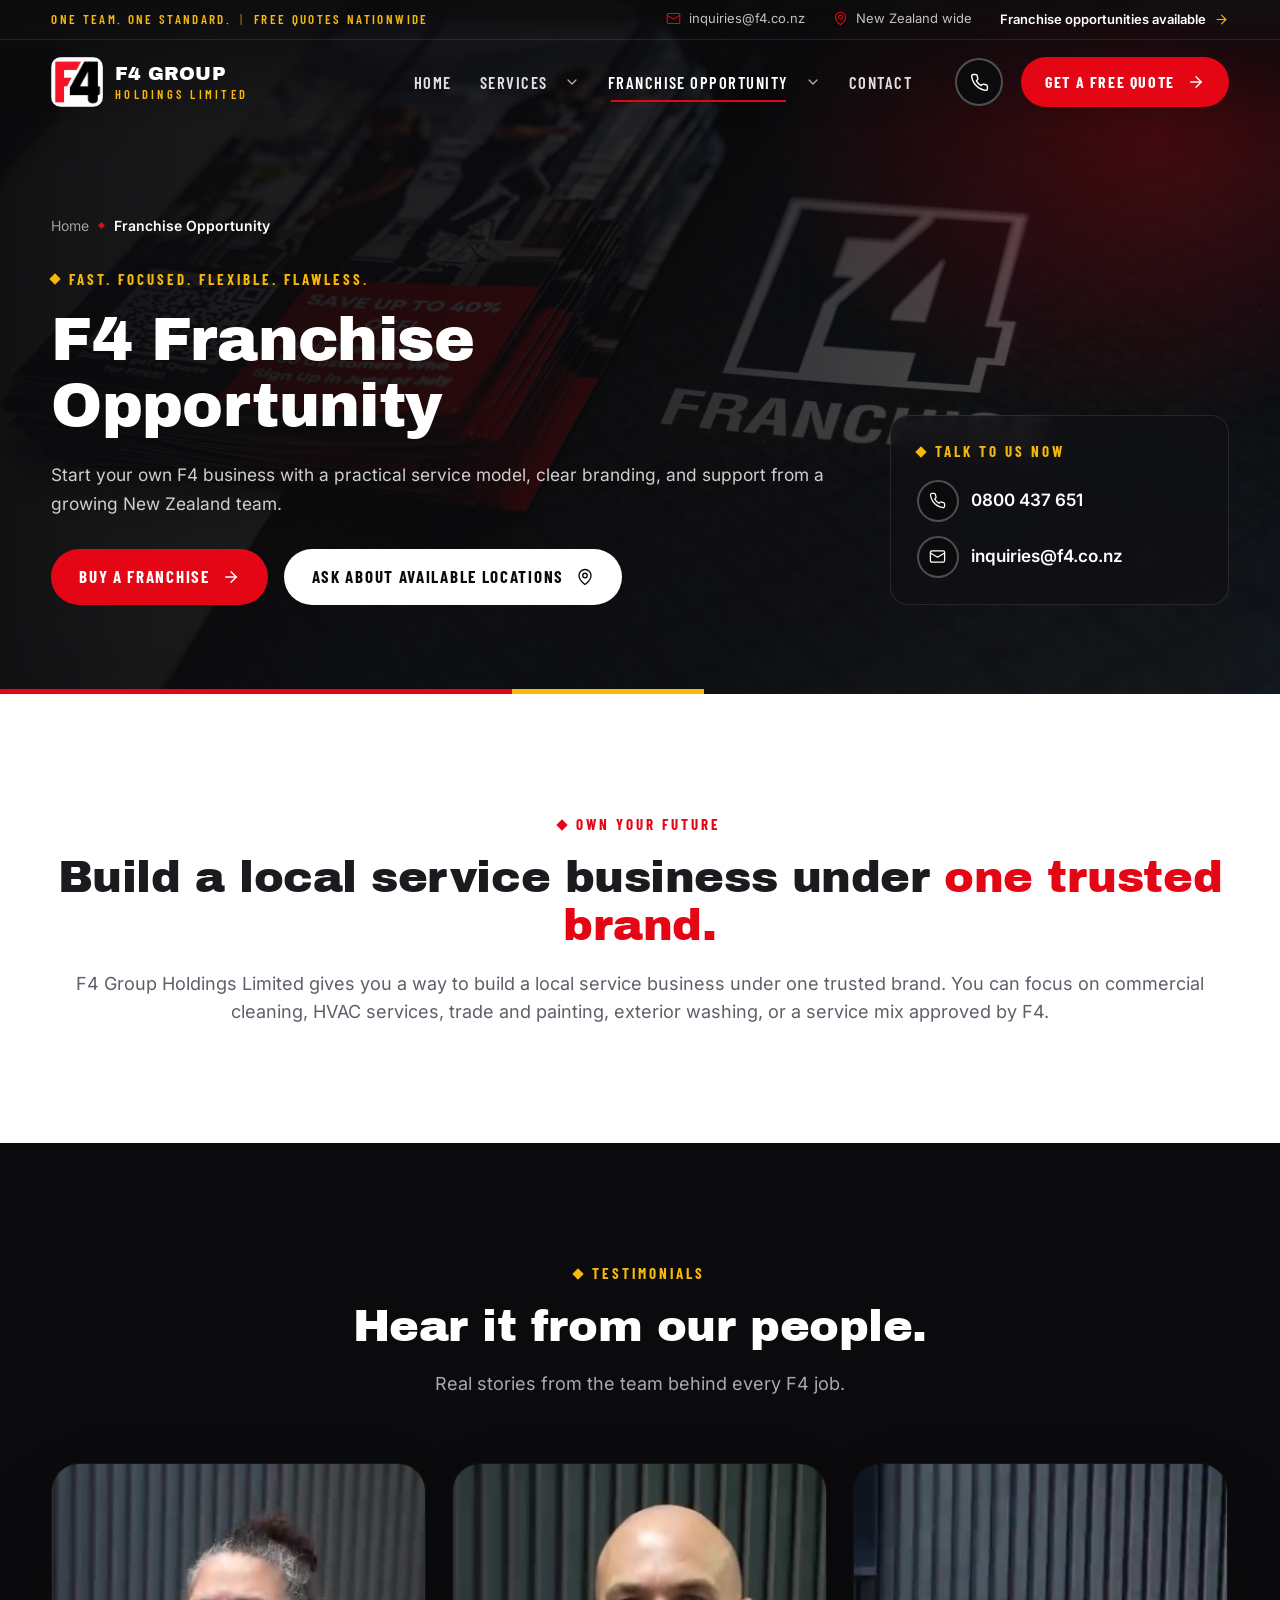
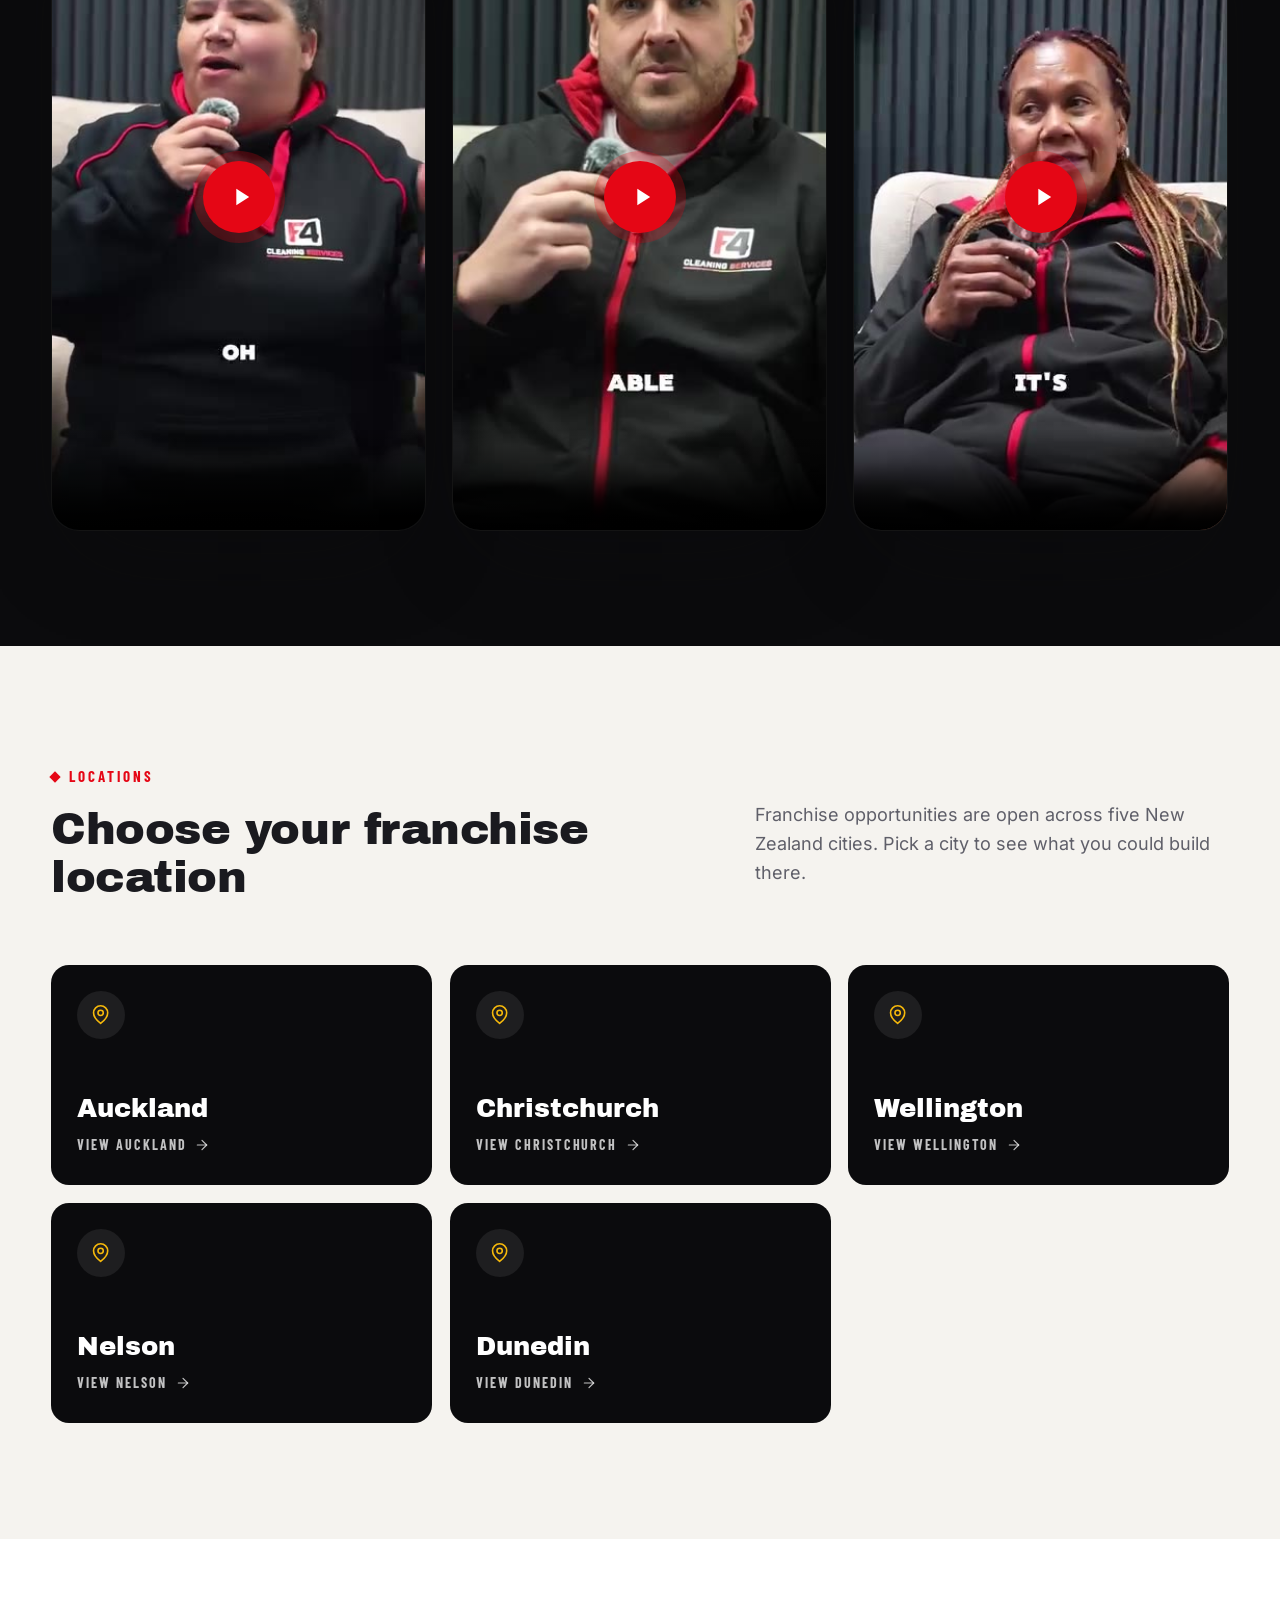
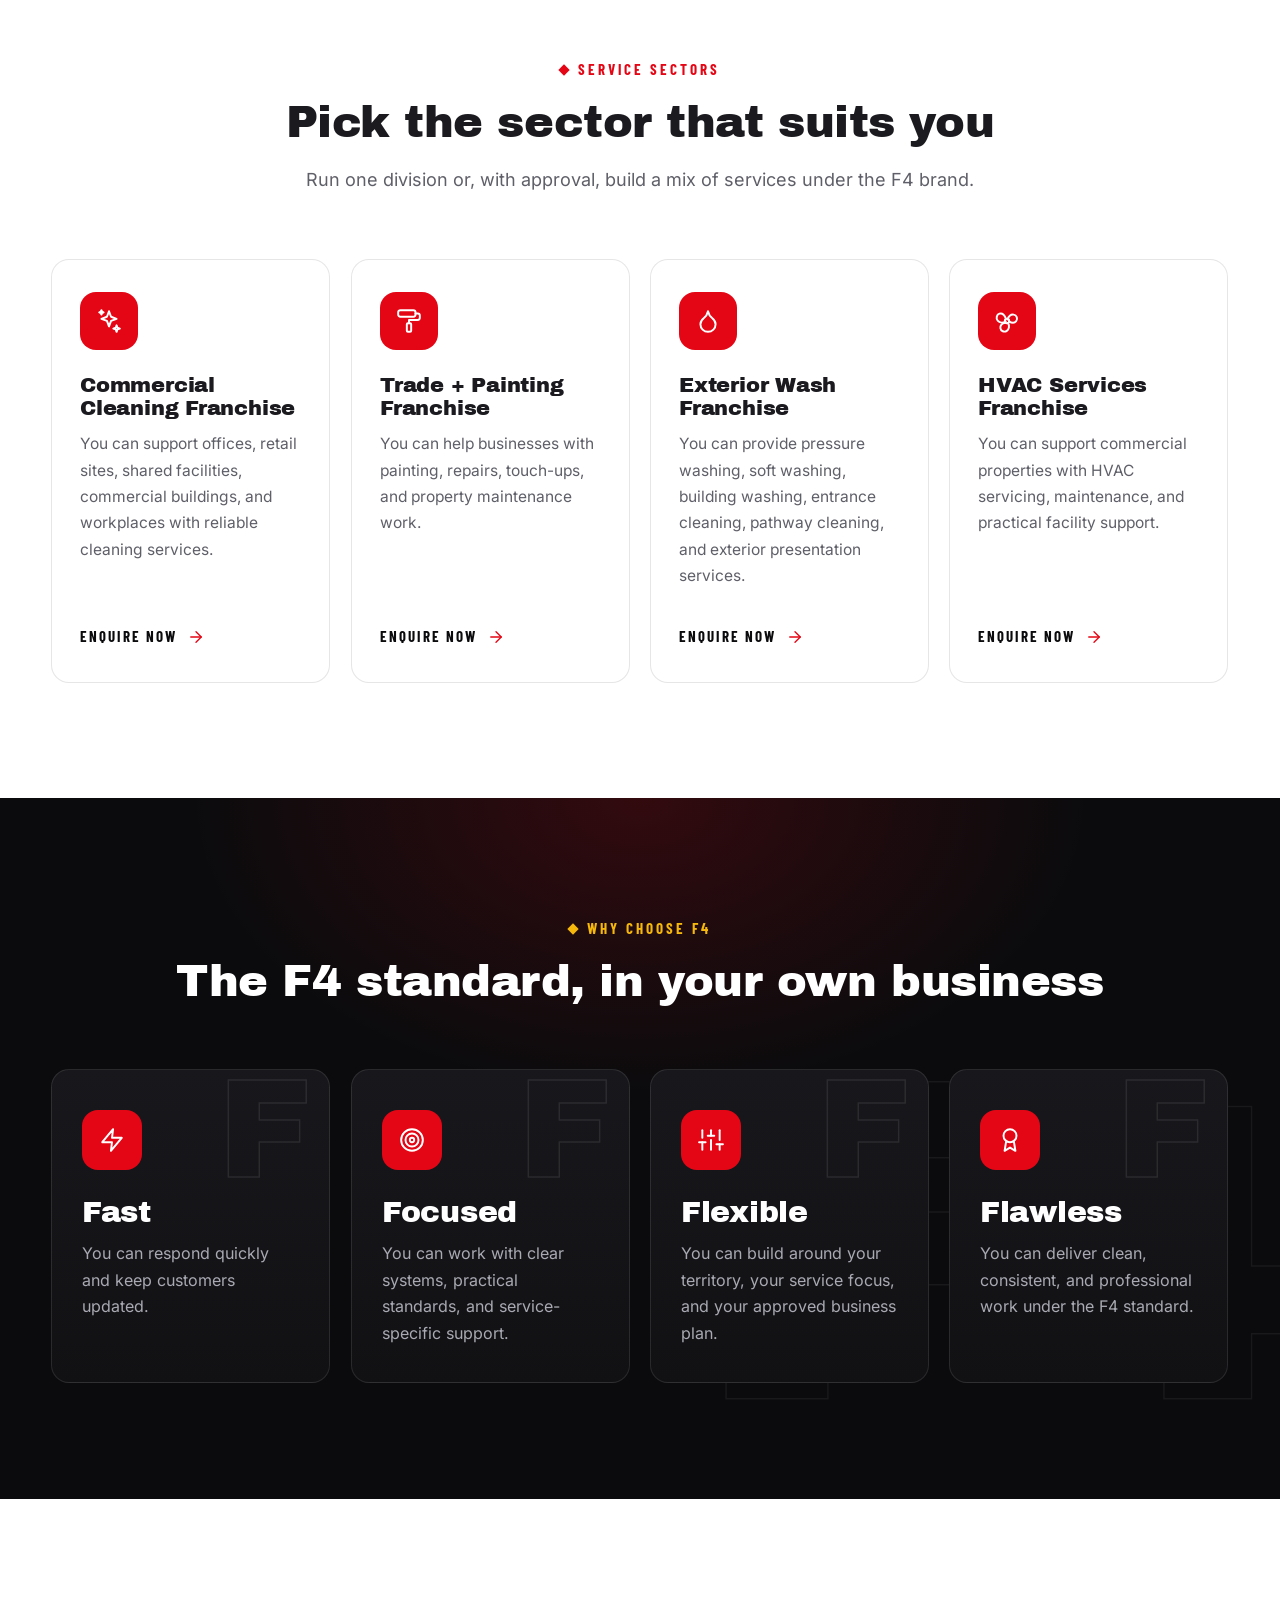
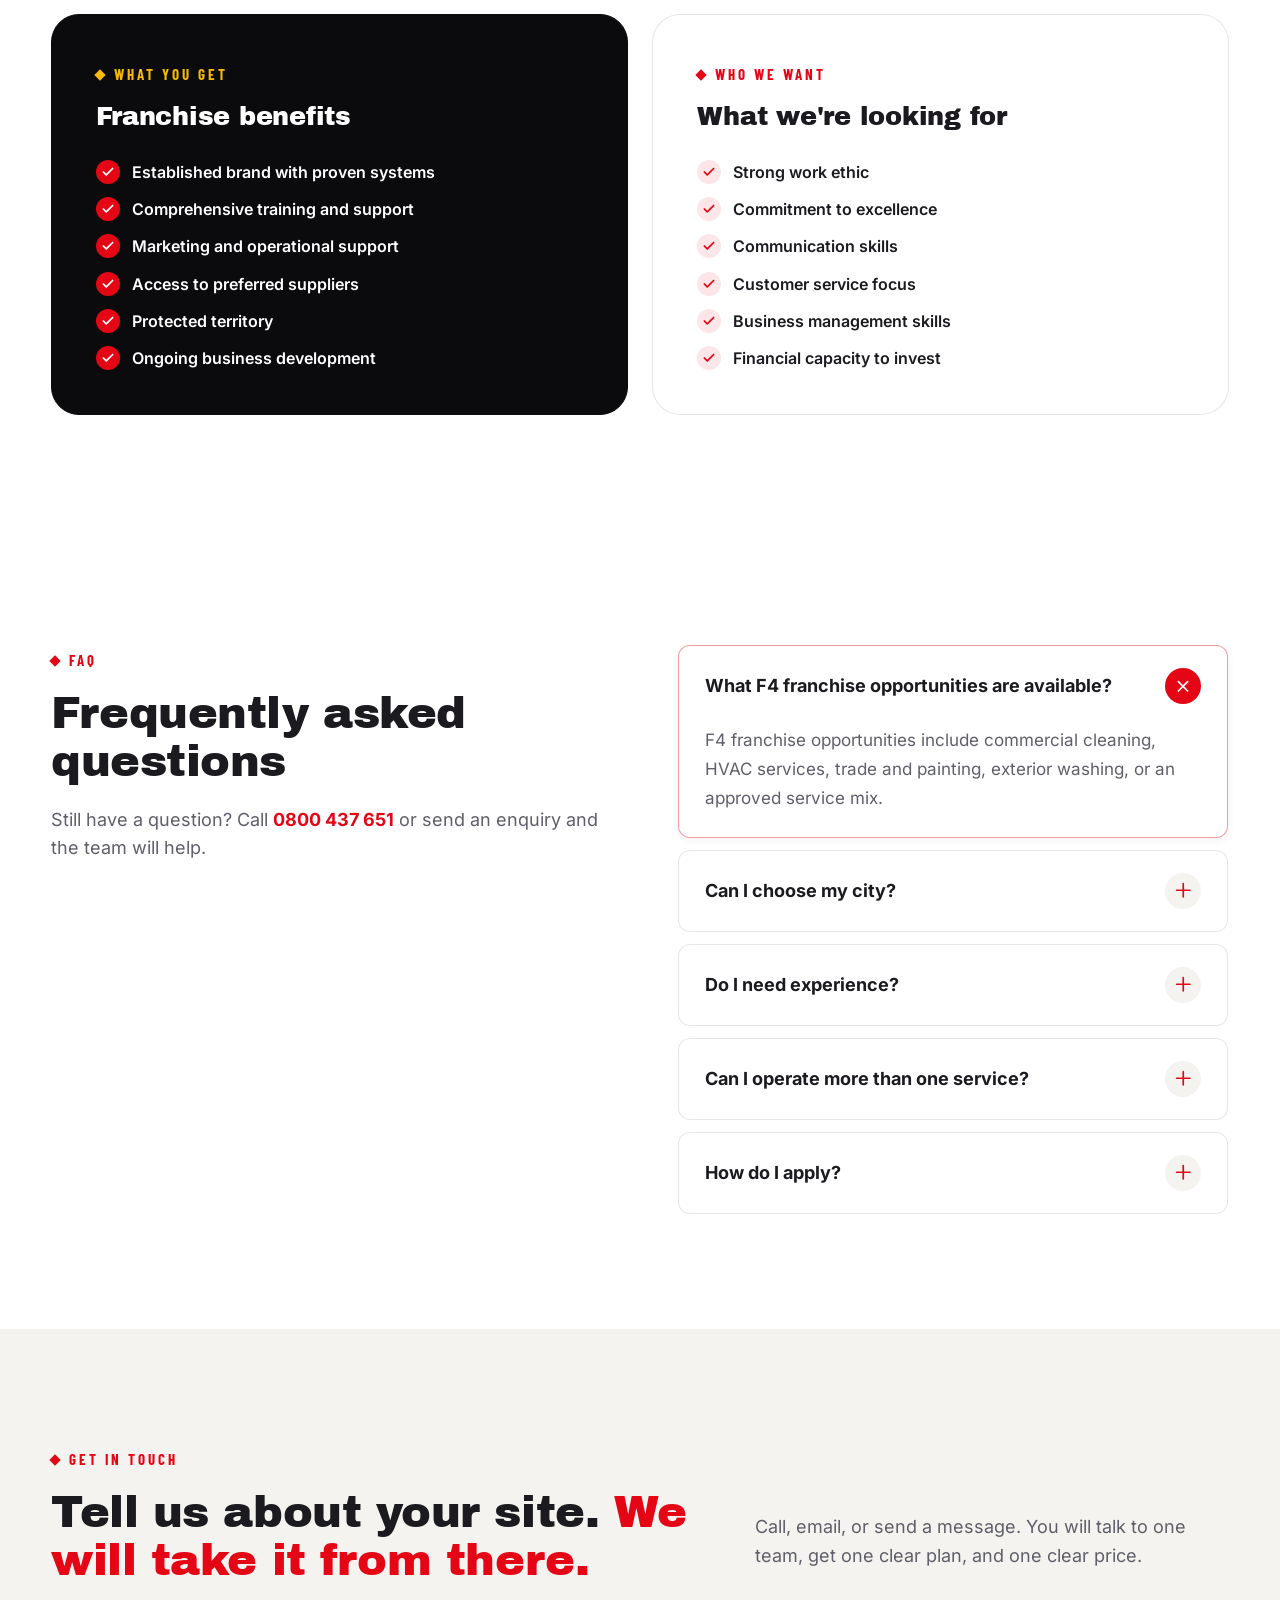
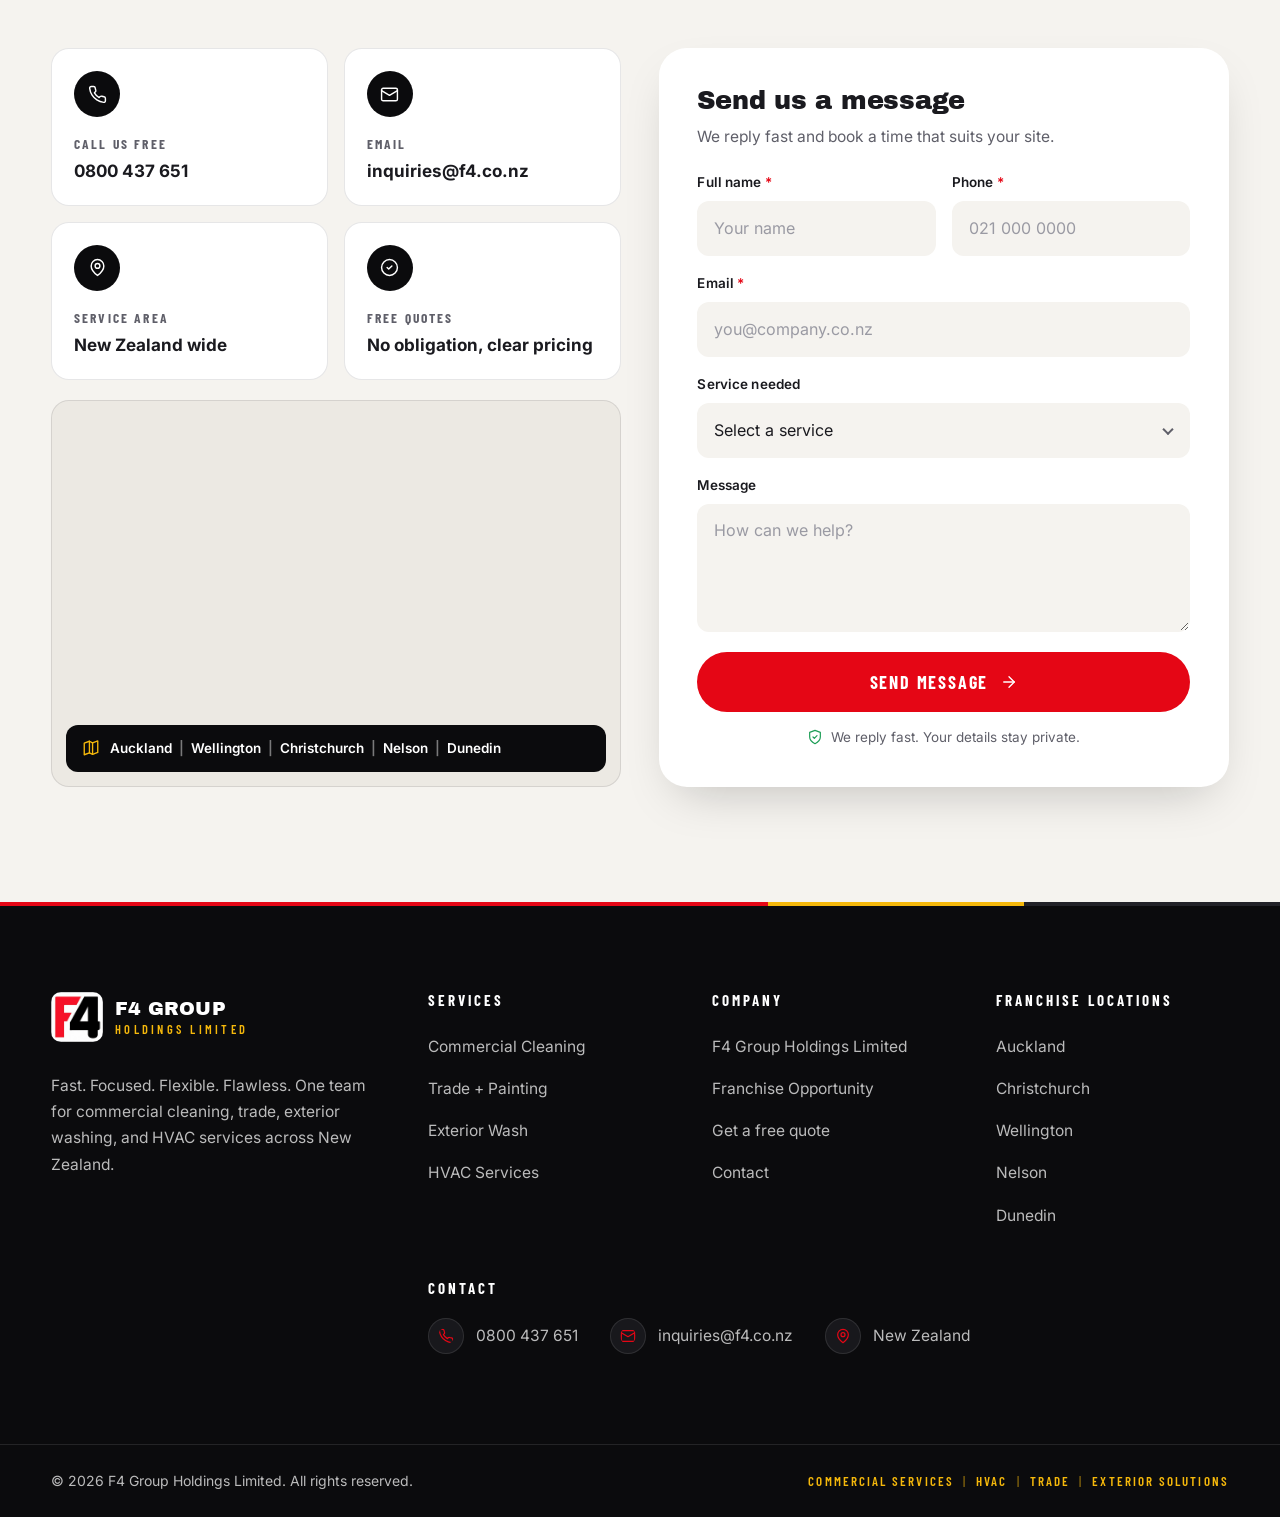
<file: docs/franchise-opportunity.html>
<!doctype html>
<html lang="en-US">
<head>
	<meta charset="UTF-8">
	<meta name="viewport" content="width=device-width, initial-scale=1, viewport-fit=cover">
	<title>Franchise Opportunity | F4 Group Holdings Limited</title>
<meta name='robots' content='noindex, nofollow' />
<script>document.documentElement.classList.add('js');</script>
<link rel="preload" href="assets/fonts/archivo-black-latin-400-normal.woff2" as="font" type="font/woff2" crossorigin>
<link rel="preload" href="assets/fonts/inter-latin-400-normal.woff2" as="font" type="font/woff2" crossorigin>
<link rel="preload" href="assets/img/hero.webp" as="image" fetchpriority="high">
<meta name="theme-color" content="#0b0b0d">
<style id='classic-theme-styles-inline-css'>
/*! This file is auto-generated */
.wp-block-button__link{color:#fff;background-color:#32373c;border-radius:9999px;box-shadow:none;text-decoration:none;padding:calc(.667em + 2px) calc(1.333em + 2px);font-size:1.125em}.wp-block-file__button{background:#32373c;color:#fff;text-decoration:none}
</style>
<style id='global-styles-inline-css'>
:root{--wp--preset--aspect-ratio--square: 1;--wp--preset--aspect-ratio--4-3: 4/3;--wp--preset--aspect-ratio--3-4: 3/4;--wp--preset--aspect-ratio--3-2: 3/2;--wp--preset--aspect-ratio--2-3: 2/3;--wp--preset--aspect-ratio--16-9: 16/9;--wp--preset--aspect-ratio--9-16: 9/16;--wp--preset--color--black: #000000;--wp--preset--color--cyan-bluish-gray: #abb8c3;--wp--preset--color--white: #ffffff;--wp--preset--color--pale-pink: #f78da7;--wp--preset--color--vivid-red: #cf2e2e;--wp--preset--color--luminous-vivid-orange: #ff6900;--wp--preset--color--luminous-vivid-amber: #fcb900;--wp--preset--color--light-green-cyan: #7bdcb5;--wp--preset--color--vivid-green-cyan: #00d084;--wp--preset--color--pale-cyan-blue: #8ed1fc;--wp--preset--color--vivid-cyan-blue: #0693e3;--wp--preset--color--vivid-purple: #9b51e0;--wp--preset--gradient--vivid-cyan-blue-to-vivid-purple: linear-gradient(135deg,rgba(6,147,227,1) 0%,rgb(155,81,224) 100%);--wp--preset--gradient--light-green-cyan-to-vivid-green-cyan: linear-gradient(135deg,rgb(122,220,180) 0%,rgb(0,208,130) 100%);--wp--preset--gradient--luminous-vivid-amber-to-luminous-vivid-orange: linear-gradient(135deg,rgba(252,185,0,1) 0%,rgba(255,105,0,1) 100%);--wp--preset--gradient--luminous-vivid-orange-to-vivid-red: linear-gradient(135deg,rgba(255,105,0,1) 0%,rgb(207,46,46) 100%);--wp--preset--gradient--very-light-gray-to-cyan-bluish-gray: linear-gradient(135deg,rgb(238,238,238) 0%,rgb(169,184,195) 100%);--wp--preset--gradient--cool-to-warm-spectrum: linear-gradient(135deg,rgb(74,234,220) 0%,rgb(151,120,209) 20%,rgb(207,42,186) 40%,rgb(238,44,130) 60%,rgb(251,105,98) 80%,rgb(254,248,76) 100%);--wp--preset--gradient--blush-light-purple: linear-gradient(135deg,rgb(255,206,236) 0%,rgb(152,150,240) 100%);--wp--preset--gradient--blush-bordeaux: linear-gradient(135deg,rgb(254,205,165) 0%,rgb(254,45,45) 50%,rgb(107,0,62) 100%);--wp--preset--gradient--luminous-dusk: linear-gradient(135deg,rgb(255,203,112) 0%,rgb(199,81,192) 50%,rgb(65,88,208) 100%);--wp--preset--gradient--pale-ocean: linear-gradient(135deg,rgb(255,245,203) 0%,rgb(182,227,212) 50%,rgb(51,167,181) 100%);--wp--preset--gradient--electric-grass: linear-gradient(135deg,rgb(202,248,128) 0%,rgb(113,206,126) 100%);--wp--preset--gradient--midnight: linear-gradient(135deg,rgb(2,3,129) 0%,rgb(40,116,252) 100%);--wp--preset--font-size--small: 13px;--wp--preset--font-size--medium: 20px;--wp--preset--font-size--large: 36px;--wp--preset--font-size--x-large: 42px;--wp--preset--spacing--20: 0.44rem;--wp--preset--spacing--30: 0.67rem;--wp--preset--spacing--40: 1rem;--wp--preset--spacing--50: 1.5rem;--wp--preset--spacing--60: 2.25rem;--wp--preset--spacing--70: 3.38rem;--wp--preset--spacing--80: 5.06rem;--wp--preset--shadow--natural: 6px 6px 9px rgba(0, 0, 0, 0.2);--wp--preset--shadow--deep: 12px 12px 50px rgba(0, 0, 0, 0.4);--wp--preset--shadow--sharp: 6px 6px 0px rgba(0, 0, 0, 0.2);--wp--preset--shadow--outlined: 6px 6px 0px -3px rgba(255, 255, 255, 1), 6px 6px rgba(0, 0, 0, 1);--wp--preset--shadow--crisp: 6px 6px 0px rgba(0, 0, 0, 1);}:where(.is-layout-flex){gap: 0.5em;}:where(.is-layout-grid){gap: 0.5em;}body .is-layout-flex{display: flex;}.is-layout-flex{flex-wrap: wrap;align-items: center;}.is-layout-flex > :is(*, div){margin: 0;}body .is-layout-grid{display: grid;}.is-layout-grid > :is(*, div){margin: 0;}:where(.wp-block-columns.is-layout-flex){gap: 2em;}:where(.wp-block-columns.is-layout-grid){gap: 2em;}:where(.wp-block-post-template.is-layout-flex){gap: 1.25em;}:where(.wp-block-post-template.is-layout-grid){gap: 1.25em;}.has-black-color{color: var(--wp--preset--color--black) !important;}.has-cyan-bluish-gray-color{color: var(--wp--preset--color--cyan-bluish-gray) !important;}.has-white-color{color: var(--wp--preset--color--white) !important;}.has-pale-pink-color{color: var(--wp--preset--color--pale-pink) !important;}.has-vivid-red-color{color: var(--wp--preset--color--vivid-red) !important;}.has-luminous-vivid-orange-color{color: var(--wp--preset--color--luminous-vivid-orange) !important;}.has-luminous-vivid-amber-color{color: var(--wp--preset--color--luminous-vivid-amber) !important;}.has-light-green-cyan-color{color: var(--wp--preset--color--light-green-cyan) !important;}.has-vivid-green-cyan-color{color: var(--wp--preset--color--vivid-green-cyan) !important;}.has-pale-cyan-blue-color{color: var(--wp--preset--color--pale-cyan-blue) !important;}.has-vivid-cyan-blue-color{color: var(--wp--preset--color--vivid-cyan-blue) !important;}.has-vivid-purple-color{color: var(--wp--preset--color--vivid-purple) !important;}.has-black-background-color{background-color: var(--wp--preset--color--black) !important;}.has-cyan-bluish-gray-background-color{background-color: var(--wp--preset--color--cyan-bluish-gray) !important;}.has-white-background-color{background-color: var(--wp--preset--color--white) !important;}.has-pale-pink-background-color{background-color: var(--wp--preset--color--pale-pink) !important;}.has-vivid-red-background-color{background-color: var(--wp--preset--color--vivid-red) !important;}.has-luminous-vivid-orange-background-color{background-color: var(--wp--preset--color--luminous-vivid-orange) !important;}.has-luminous-vivid-amber-background-color{background-color: var(--wp--preset--color--luminous-vivid-amber) !important;}.has-light-green-cyan-background-color{background-color: var(--wp--preset--color--light-green-cyan) !important;}.has-vivid-green-cyan-background-color{background-color: var(--wp--preset--color--vivid-green-cyan) !important;}.has-pale-cyan-blue-background-color{background-color: var(--wp--preset--color--pale-cyan-blue) !important;}.has-vivid-cyan-blue-background-color{background-color: var(--wp--preset--color--vivid-cyan-blue) !important;}.has-vivid-purple-background-color{background-color: var(--wp--preset--color--vivid-purple) !important;}.has-black-border-color{border-color: var(--wp--preset--color--black) !important;}.has-cyan-bluish-gray-border-color{border-color: var(--wp--preset--color--cyan-bluish-gray) !important;}.has-white-border-color{border-color: var(--wp--preset--color--white) !important;}.has-pale-pink-border-color{border-color: var(--wp--preset--color--pale-pink) !important;}.has-vivid-red-border-color{border-color: var(--wp--preset--color--vivid-red) !important;}.has-luminous-vivid-orange-border-color{border-color: var(--wp--preset--color--luminous-vivid-orange) !important;}.has-luminous-vivid-amber-border-color{border-color: var(--wp--preset--color--luminous-vivid-amber) !important;}.has-light-green-cyan-border-color{border-color: var(--wp--preset--color--light-green-cyan) !important;}.has-vivid-green-cyan-border-color{border-color: var(--wp--preset--color--vivid-green-cyan) !important;}.has-pale-cyan-blue-border-color{border-color: var(--wp--preset--color--pale-cyan-blue) !important;}.has-vivid-cyan-blue-border-color{border-color: var(--wp--preset--color--vivid-cyan-blue) !important;}.has-vivid-purple-border-color{border-color: var(--wp--preset--color--vivid-purple) !important;}.has-vivid-cyan-blue-to-vivid-purple-gradient-background{background: var(--wp--preset--gradient--vivid-cyan-blue-to-vivid-purple) !important;}.has-light-green-cyan-to-vivid-green-cyan-gradient-background{background: var(--wp--preset--gradient--light-green-cyan-to-vivid-green-cyan) !important;}.has-luminous-vivid-amber-to-luminous-vivid-orange-gradient-background{background: var(--wp--preset--gradient--luminous-vivid-amber-to-luminous-vivid-orange) !important;}.has-luminous-vivid-orange-to-vivid-red-gradient-background{background: var(--wp--preset--gradient--luminous-vivid-orange-to-vivid-red) !important;}.has-very-light-gray-to-cyan-bluish-gray-gradient-background{background: var(--wp--preset--gradient--very-light-gray-to-cyan-bluish-gray) !important;}.has-cool-to-warm-spectrum-gradient-background{background: var(--wp--preset--gradient--cool-to-warm-spectrum) !important;}.has-blush-light-purple-gradient-background{background: var(--wp--preset--gradient--blush-light-purple) !important;}.has-blush-bordeaux-gradient-background{background: var(--wp--preset--gradient--blush-bordeaux) !important;}.has-luminous-dusk-gradient-background{background: var(--wp--preset--gradient--luminous-dusk) !important;}.has-pale-ocean-gradient-background{background: var(--wp--preset--gradient--pale-ocean) !important;}.has-electric-grass-gradient-background{background: var(--wp--preset--gradient--electric-grass) !important;}.has-midnight-gradient-background{background: var(--wp--preset--gradient--midnight) !important;}.has-small-font-size{font-size: var(--wp--preset--font-size--small) !important;}.has-medium-font-size{font-size: var(--wp--preset--font-size--medium) !important;}.has-large-font-size{font-size: var(--wp--preset--font-size--large) !important;}.has-x-large-font-size{font-size: var(--wp--preset--font-size--x-large) !important;}
:where(.wp-block-post-template.is-layout-flex){gap: 1.25em;}:where(.wp-block-post-template.is-layout-grid){gap: 1.25em;}
:where(.wp-block-columns.is-layout-flex){gap: 2em;}:where(.wp-block-columns.is-layout-grid){gap: 2em;}
:root :where(.wp-block-pullquote){font-size: 1.5em;line-height: 1.6;}
</style>
<link rel='stylesheet' id='f4-main-css' href='assets/css/main.css' media='all' />
<style>
html { color-scheme: light; }
.map-static { position: absolute; inset: 0; display: grid; place-items: center; text-align: center; padding: 24px 24px 80px;
  background: radial-gradient(circle at 30% 40%, rgba(229,6,21,.12), transparent 60%), repeating-linear-gradient(0deg, #e8e5df 0 1px, transparent 1px 40px), repeating-linear-gradient(90deg, #e8e5df 0 1px, transparent 1px 40px), #f1eee9; color: #1a1a1f; }
.map-static__inner { display: grid; gap: 6px; max-width: 320px; }
.map-static strong { font-family: "Archivo Black", sans-serif; font-weight: 400; font-size: 20px; }
.map-static span span, .map-static__inner > span { font-size: 14px; color: #5f5f69; }
</style>
</head>
<body class="page-template page-template-page-templates page-template-template-franchise page-template-page-templatestemplate-franchise-php page page-id-12 page-parent wp-embed-responsive is-inner">
<a class="skip-link" href="#main">Skip to content</a>
<div class="scroll-progress" aria-hidden="true"><span></span></div>

<header class="site-header" data-header>
	<div class="topbar">
		<div class="container topbar__inner">
			<p class="topbar__tag">One team. One standard. <i>|</i> Free quotes nationwide</p>
			<ul class="topbar__links">
				<li><a href="mailto:inquiries@f4.co.nz"><svg class="icon icon-mail " width="24" height="24" viewBox="0 0 24 24" fill="none" stroke="currentColor" stroke-width="1.8" stroke-linecap="round" stroke-linejoin="round" aria-hidden="true" focusable="false"><rect x="2" y="4" width="20" height="16" rx="2"/><path d="m22 7-10 6L2 7"/></svg><span>inquiries@f4.co.nz</span></a></li>
				<li><span><svg class="icon icon-pin " width="24" height="24" viewBox="0 0 24 24" fill="none" stroke="currentColor" stroke-width="1.8" stroke-linecap="round" stroke-linejoin="round" aria-hidden="true" focusable="false"><path d="M20 10c0 6-8 12-8 12s-8-6-8-12a8 8 0 0 1 16 0z"/><circle cx="12" cy="10" r="3"/></svg>New Zealand wide</span></li>
				<li><a class="topbar__franchise" href="franchise-opportunity.html">Franchise opportunities available <svg class="icon icon-arrow-right " width="24" height="24" viewBox="0 0 24 24" fill="none" stroke="currentColor" stroke-width="1.8" stroke-linecap="round" stroke-linejoin="round" aria-hidden="true" focusable="false"><path d="M5 12h14"/><path d="m12 5 7 7-7 7"/></svg></a></li>
			</ul>
		</div>
	</div>

	<div class="container header-main">
		<a class="brand" href="index.html" aria-label="F4 Group Holdings Limited home">
			<img class="brand__logo" src="assets/img/logo.png" alt="F4 Group Holdings Limited" width="120" height="116">			<span class="brand__text"><strong>F4 Group</strong><small>Holdings Limited</small></span>
		</a>

		<nav class="primary-nav" id="primary-nav" aria-label="Primary" data-nav>
			<div class="primary-nav__head">
				<span class="eyebrow eyebrow--gold">Menu</span>
				<button class="nav-close" type="button" aria-label="Close menu" data-nav-close><svg class="icon icon-close " width="24" height="24" viewBox="0 0 24 24" fill="none" stroke="currentColor" stroke-width="1.8" stroke-linecap="round" stroke-linejoin="round" aria-hidden="true" focusable="false"><path d="M18 6 6 18"/><path d="m6 6 12 12"/></svg></button>
			</div>
			<ul id="menu-f4-primary" class="menu"><li id="menu-item-20" class="menu-item menu-item-type-post_type menu-item-object-page menu-item-home menu-item-20"><a href="index.html">Home</a></li>
<li id="menu-item-21" class="menu-item menu-item-type-post_type menu-item-object-page menu-item-has-children menu-item-21"><a href="f4-group.html">Services</a><button class="submenu-toggle" type="button" aria-expanded="false" aria-label="Show Services submenu"><svg class="icon icon-chevron-down " width="24" height="24" viewBox="0 0 24 24" fill="none" stroke="currentColor" stroke-width="1.8" stroke-linecap="round" stroke-linejoin="round" aria-hidden="true" focusable="false"><path d="m6 9 6 6 6-6"/></svg></button>
<ul class="sub-menu">
	<li id="menu-item-22" class="menu-item menu-item-type-post_type menu-item-object-page menu-item-22"><a href="services-commercial-cleaning.html">Commercial Cleaning</a></li>
	<li id="menu-item-23" class="menu-item menu-item-type-post_type menu-item-object-page menu-item-23"><a href="services-trade-painting.html">Trade + Painting</a></li>
	<li id="menu-item-24" class="menu-item menu-item-type-post_type menu-item-object-page menu-item-24"><a href="services-exterior-wash.html">Exterior Wash</a></li>
	<li id="menu-item-25" class="menu-item menu-item-type-post_type menu-item-object-page menu-item-25"><a href="services-hvac-services.html">HVAC Services</a></li>
</ul>
</li>
<li id="menu-item-26" class="menu-item menu-item-type-post_type menu-item-object-page current-menu-item page_item page-item-12 current_page_item menu-item-has-children menu-item-26"><a href="franchise-opportunity.html" aria-current="page">Franchise Opportunity</a><button class="submenu-toggle" type="button" aria-expanded="false" aria-label="Show Franchise Opportunity submenu"><svg class="icon icon-chevron-down " width="24" height="24" viewBox="0 0 24 24" fill="none" stroke="currentColor" stroke-width="1.8" stroke-linecap="round" stroke-linejoin="round" aria-hidden="true" focusable="false"><path d="m6 9 6 6 6-6"/></svg></button>
<ul class="sub-menu">
	<li id="menu-item-27" class="menu-item menu-item-type-post_type menu-item-object-page menu-item-27"><a href="franchise-auckland.html">Auckland</a></li>
	<li id="menu-item-28" class="menu-item menu-item-type-post_type menu-item-object-page menu-item-28"><a href="franchise-christchurch.html">Christchurch</a></li>
	<li id="menu-item-29" class="menu-item menu-item-type-post_type menu-item-object-page menu-item-29"><a href="franchise-wellington.html">Wellington</a></li>
	<li id="menu-item-30" class="menu-item menu-item-type-post_type menu-item-object-page menu-item-30"><a href="franchise-nelson.html">Nelson</a></li>
	<li id="menu-item-31" class="menu-item menu-item-type-post_type menu-item-object-page menu-item-31"><a href="franchise-dunedin.html">Dunedin</a></li>
</ul>
</li>
<li id="menu-item-32" class="menu-item menu-item-type-post_type menu-item-object-page menu-item-32"><a href="contact.html">Contact</a></li>
</ul>			<div class="primary-nav__foot">
				<a class="btn btn--red" href="quote.html" ><span>Get a free quote</span><svg class="icon icon-arrow-right " width="24" height="24" viewBox="0 0 24 24" fill="none" stroke="currentColor" stroke-width="1.8" stroke-linecap="round" stroke-linejoin="round" aria-hidden="true" focusable="false"><path d="M5 12h14"/><path d="m12 5 7 7-7 7"/></svg></a>				<a class="nav-contact" href="tel:0800437651"><svg class="icon icon-phone " width="24" height="24" viewBox="0 0 24 24" fill="none" stroke="currentColor" stroke-width="1.8" stroke-linecap="round" stroke-linejoin="round" aria-hidden="true" focusable="false"><path d="M22 16.92v3a2 2 0 0 1-2.18 2 19.8 19.8 0 0 1-8.63-3.07 19.5 19.5 0 0 1-6-6A19.8 19.8 0 0 1 2.12 4.18 2 2 0 0 1 4.11 2h3a2 2 0 0 1 2 1.72c.13.96.36 1.9.7 2.81a2 2 0 0 1-.45 2.11L8.09 9.91a16 16 0 0 0 6 6l1.27-1.27a2 2 0 0 1 2.11-.45c.91.34 1.85.57 2.81.7A2 2 0 0 1 22 16.92z"/></svg><span>0800 437 651</span></a>
				<a class="nav-contact" href="mailto:inquiries@f4.co.nz"><svg class="icon icon-mail " width="24" height="24" viewBox="0 0 24 24" fill="none" stroke="currentColor" stroke-width="1.8" stroke-linecap="round" stroke-linejoin="round" aria-hidden="true" focusable="false"><rect x="2" y="4" width="20" height="16" rx="2"/><path d="m22 7-10 6L2 7"/></svg><span>inquiries@f4.co.nz</span></a>
			</div>
		</nav>

		<div class="header-actions">
			<a class="header-call" href="tel:0800437651" aria-label="Call 0800 437 651">
				<span class="call-circle"><svg class="icon icon-phone " width="24" height="24" viewBox="0 0 24 24" fill="none" stroke="currentColor" stroke-width="1.8" stroke-linecap="round" stroke-linejoin="round" aria-hidden="true" focusable="false"><path d="M22 16.92v3a2 2 0 0 1-2.18 2 19.8 19.8 0 0 1-8.63-3.07 19.5 19.5 0 0 1-6-6A19.8 19.8 0 0 1 2.12 4.18 2 2 0 0 1 4.11 2h3a2 2 0 0 1 2 1.72c.13.96.36 1.9.7 2.81a2 2 0 0 1-.45 2.11L8.09 9.91a16 16 0 0 0 6 6l1.27-1.27a2 2 0 0 1 2.11-.45c.91.34 1.85.57 2.81.7A2 2 0 0 1 22 16.92z"/></svg></span>
				<span class="header-call__text"><small>Call us free</small><strong>0800 437 651</strong></span>
			</a>
			<a class="btn btn--red" href="quote.html" data-cta="header"><span>Get a free quote</span><svg class="icon icon-arrow-right " width="24" height="24" viewBox="0 0 24 24" fill="none" stroke="currentColor" stroke-width="1.8" stroke-linecap="round" stroke-linejoin="round" aria-hidden="true" focusable="false"><path d="M5 12h14"/><path d="m12 5 7 7-7 7"/></svg></a>			<button class="nav-toggle" type="button" aria-controls="primary-nav" aria-expanded="false" aria-label="Open menu" data-nav-toggle>
				<span></span><span></span><span></span>
			</button>
		</div>
	</div>
</header>
<div class="nav-overlay" data-nav-close aria-hidden="true"></div>

<main id="main" class="site-main">
<section class="page-hero">
	<div class="page-hero__media" aria-hidden="true">
		<img src="assets/img/hero.webp" alt="" fetchpriority="high">
	</div>
	<div class="container">
		<nav class="breadcrumbs" aria-label="Breadcrumb"><ol><li><a href="index.html">Home</a></li><li aria-current="page">Franchise Opportunity</li></ol></nav>		<div class="page-hero__inner">
			<div class="page-hero__content">
									<span class="eyebrow eyebrow--gold">Fast. Focused. Flexible. Flawless.</span>
								<h1 class="page-hero__title">F4 Franchise Opportunity</h1>
									<p class="page-hero__lead">Start your own F4 business with a practical service model, clear branding, and support from a growing New Zealand team.</p>
													<div class="btn-row">
						<a class="btn btn--red" href="#contact-us" ><span>Buy a franchise</span><svg class="icon icon-arrow-right " width="24" height="24" viewBox="0 0 24 24" fill="none" stroke="currentColor" stroke-width="1.8" stroke-linecap="round" stroke-linejoin="round" aria-hidden="true" focusable="false"><path d="M5 12h14"/><path d="m12 5 7 7-7 7"/></svg></a><a class="btn btn--white" href="#locations" ><span>Ask about available locations</span><svg class="icon icon-pin " width="24" height="24" viewBox="0 0 24 24" fill="none" stroke="currentColor" stroke-width="1.8" stroke-linecap="round" stroke-linejoin="round" aria-hidden="true" focusable="false"><path d="M20 10c0 6-8 12-8 12s-8-6-8-12a8 8 0 0 1 16 0z"/><circle cx="12" cy="10" r="3"/></svg></a>					</div>
							</div>
							<div class="page-hero__aside">
					<span class="eyebrow eyebrow--gold">Talk to us now</span>
					<a href="tel:0800437651"><span class="call-circle"><svg class="icon icon-phone " width="24" height="24" viewBox="0 0 24 24" fill="none" stroke="currentColor" stroke-width="1.8" stroke-linecap="round" stroke-linejoin="round" aria-hidden="true" focusable="false"><path d="M22 16.92v3a2 2 0 0 1-2.18 2 19.8 19.8 0 0 1-8.63-3.07 19.5 19.5 0 0 1-6-6A19.8 19.8 0 0 1 2.12 4.18 2 2 0 0 1 4.11 2h3a2 2 0 0 1 2 1.72c.13.96.36 1.9.7 2.81a2 2 0 0 1-.45 2.11L8.09 9.91a16 16 0 0 0 6 6l1.27-1.27a2 2 0 0 1 2.11-.45c.91.34 1.85.57 2.81.7A2 2 0 0 1 22 16.92z"/></svg></span><span>0800 437 651</span></a>
					<a href="mailto:inquiries@f4.co.nz"><span class="call-circle"><svg class="icon icon-mail " width="24" height="24" viewBox="0 0 24 24" fill="none" stroke="currentColor" stroke-width="1.8" stroke-linecap="round" stroke-linejoin="round" aria-hidden="true" focusable="false"><rect x="2" y="4" width="20" height="16" rx="2"/><path d="m22 7-10 6L2 7"/></svg></span><span>inquiries@f4.co.nz</span></a>
				</div>
					</div>
	</div>
</section>

<section class="section">
	<div class="container">
		<div class="section-head section-head--center" data-reveal style="margin-bottom:0;">
			<span class="eyebrow ">Own your future</span>			<h2 class="h2">Build a local service business under <span class="text-red">one trusted brand.</span></h2>
			<p class="lead">F4 Group Holdings Limited gives you a way to build a local service business under one trusted brand. You can focus on commercial cleaning, HVAC services, trade and painting, exterior washing, or a service mix approved by F4.</p>
					</div>
	</div>
</section>

<section class="section section--dark testimonials" aria-labelledby="testimonials-title">
	<div class="container">
		<div class="section-head section-head--center" data-reveal>
			<span class="eyebrow eyebrow--gold">Testimonials</span>			<h2 id="testimonials-title" class="h2">Hear it from our people.</h2>
			<p class="lead">Real stories from the team behind every F4 job.</p>
		</div>
		<div class="testimonial-videos">
			<figure class="video-card" data-reveal data-delay="0">
				<video src="assets/video/testimonial-1.mp4" poster="assets/video/testimonial-1.jpg" preload="none" playsinline controls aria-label="F4 testimonial video 1"></video>
				<button type="button" class="video-card__play" aria-label="Play testimonial video 1"><svg width="28" height="28" viewBox="0 0 24 24" fill="currentColor" aria-hidden="true" focusable="false"><path d="M8 5v14l11-7z"/></svg></button>
			</figure>
			<figure class="video-card" data-reveal data-delay="1">
				<video src="assets/video/testimonial-4.mp4" poster="assets/video/testimonial-4.jpg" preload="none" playsinline controls aria-label="F4 testimonial video 2"></video>
				<button type="button" class="video-card__play" aria-label="Play testimonial video 2"><svg width="28" height="28" viewBox="0 0 24 24" fill="currentColor" aria-hidden="true" focusable="false"><path d="M8 5v14l11-7z"/></svg></button>
			</figure>
			<figure class="video-card" data-reveal data-delay="2">
				<video src="assets/video/testimonial-5.mp4" poster="assets/video/testimonial-5.jpg" preload="none" playsinline controls aria-label="F4 testimonial video 3"></video>
				<button type="button" class="video-card__play" aria-label="Play testimonial video 3"><svg width="28" height="28" viewBox="0 0 24 24" fill="currentColor" aria-hidden="true" focusable="false"><path d="M8 5v14l11-7z"/></svg></button>
			</figure>
		</div>
	</div>
	<script>
	document.querySelectorAll('.video-card').forEach(function (card) {
		var v = card.querySelector('video'), b = card.querySelector('.video-card__play');
		b.addEventListener('click', function () { v.play(); });
		v.addEventListener('play', function () {
			card.classList.add('is-playing');
			document.querySelectorAll('.video-card video').forEach(function (o) { if (o !== v) o.pause(); });
		});
		v.addEventListener('pause', function () { card.classList.remove('is-playing'); });
	});
	</script>
</section>

<section class="section section--paper" id="locations">
	<div class="container">
		<div class="section-head section-head--split" data-reveal>
			<div>
				<span class="eyebrow ">Locations</span>				<h2 class="h2">Choose your franchise location</h2>
			</div>
			<p class="lead">Franchise opportunities are open across five New Zealand cities. Pick a city to see what you could build there.</p>
		</div>
		<div class="location-grid">
							<a class="location-card" href="franchise-auckland.html" data-reveal data-delay="0">
					<span class="location-card__pin"><svg class="icon icon-pin " width="24" height="24" viewBox="0 0 24 24" fill="none" stroke="currentColor" stroke-width="1.8" stroke-linecap="round" stroke-linejoin="round" aria-hidden="true" focusable="false"><path d="M20 10c0 6-8 12-8 12s-8-6-8-12a8 8 0 0 1 16 0z"/><circle cx="12" cy="10" r="3"/></svg></span>
					<span>
						<span class="location-card__name">Auckland</span>
						<span class="location-card__more">View Auckland <svg class="icon icon-arrow-right " width="24" height="24" viewBox="0 0 24 24" fill="none" stroke="currentColor" stroke-width="1.8" stroke-linecap="round" stroke-linejoin="round" aria-hidden="true" focusable="false"><path d="M5 12h14"/><path d="m12 5 7 7-7 7"/></svg></span>
					</span>
				</a>
							<a class="location-card" href="franchise-christchurch.html" data-reveal data-delay="1">
					<span class="location-card__pin"><svg class="icon icon-pin " width="24" height="24" viewBox="0 0 24 24" fill="none" stroke="currentColor" stroke-width="1.8" stroke-linecap="round" stroke-linejoin="round" aria-hidden="true" focusable="false"><path d="M20 10c0 6-8 12-8 12s-8-6-8-12a8 8 0 0 1 16 0z"/><circle cx="12" cy="10" r="3"/></svg></span>
					<span>
						<span class="location-card__name">Christchurch</span>
						<span class="location-card__more">View Christchurch <svg class="icon icon-arrow-right " width="24" height="24" viewBox="0 0 24 24" fill="none" stroke="currentColor" stroke-width="1.8" stroke-linecap="round" stroke-linejoin="round" aria-hidden="true" focusable="false"><path d="M5 12h14"/><path d="m12 5 7 7-7 7"/></svg></span>
					</span>
				</a>
							<a class="location-card" href="franchise-wellington.html" data-reveal data-delay="2">
					<span class="location-card__pin"><svg class="icon icon-pin " width="24" height="24" viewBox="0 0 24 24" fill="none" stroke="currentColor" stroke-width="1.8" stroke-linecap="round" stroke-linejoin="round" aria-hidden="true" focusable="false"><path d="M20 10c0 6-8 12-8 12s-8-6-8-12a8 8 0 0 1 16 0z"/><circle cx="12" cy="10" r="3"/></svg></span>
					<span>
						<span class="location-card__name">Wellington</span>
						<span class="location-card__more">View Wellington <svg class="icon icon-arrow-right " width="24" height="24" viewBox="0 0 24 24" fill="none" stroke="currentColor" stroke-width="1.8" stroke-linecap="round" stroke-linejoin="round" aria-hidden="true" focusable="false"><path d="M5 12h14"/><path d="m12 5 7 7-7 7"/></svg></span>
					</span>
				</a>
							<a class="location-card" href="franchise-nelson.html" data-reveal data-delay="3">
					<span class="location-card__pin"><svg class="icon icon-pin " width="24" height="24" viewBox="0 0 24 24" fill="none" stroke="currentColor" stroke-width="1.8" stroke-linecap="round" stroke-linejoin="round" aria-hidden="true" focusable="false"><path d="M20 10c0 6-8 12-8 12s-8-6-8-12a8 8 0 0 1 16 0z"/><circle cx="12" cy="10" r="3"/></svg></span>
					<span>
						<span class="location-card__name">Nelson</span>
						<span class="location-card__more">View Nelson <svg class="icon icon-arrow-right " width="24" height="24" viewBox="0 0 24 24" fill="none" stroke="currentColor" stroke-width="1.8" stroke-linecap="round" stroke-linejoin="round" aria-hidden="true" focusable="false"><path d="M5 12h14"/><path d="m12 5 7 7-7 7"/></svg></span>
					</span>
				</a>
							<a class="location-card" href="franchise-dunedin.html" data-reveal data-delay="4">
					<span class="location-card__pin"><svg class="icon icon-pin " width="24" height="24" viewBox="0 0 24 24" fill="none" stroke="currentColor" stroke-width="1.8" stroke-linecap="round" stroke-linejoin="round" aria-hidden="true" focusable="false"><path d="M20 10c0 6-8 12-8 12s-8-6-8-12a8 8 0 0 1 16 0z"/><circle cx="12" cy="10" r="3"/></svg></span>
					<span>
						<span class="location-card__name">Dunedin</span>
						<span class="location-card__more">View Dunedin <svg class="icon icon-arrow-right " width="24" height="24" viewBox="0 0 24 24" fill="none" stroke="currentColor" stroke-width="1.8" stroke-linecap="round" stroke-linejoin="round" aria-hidden="true" focusable="false"><path d="M5 12h14"/><path d="m12 5 7 7-7 7"/></svg></span>
					</span>
				</a>
					</div>
	</div>
</section>

<section class="section">
	<div class="container">
		<div class="section-head section-head--center" data-reveal>
			<span class="eyebrow ">Service sectors</span>			<h2 class="h2">Pick the sector that suits you</h2>
			<p class="lead">Run one division or, with approval, build a mix of services under the F4 brand.</p>
		</div>
		<div class="sector-grid">
							<a class="sector-card" href="#contact-us" data-preselect="commercial-cleaning" data-reveal data-delay="0">
					<span class="feature-card__icon"><svg class="icon icon-sparkle " width="24" height="24" viewBox="0 0 24 24" fill="none" stroke="currentColor" stroke-width="1.8" stroke-linecap="round" stroke-linejoin="round" aria-hidden="true" focusable="false"><path d="M12 3l1.9 5.1L19 10l-5.1 1.9L12 17l-1.9-5.1L5 10l5.1-1.9z"/><path d="M19 16l.8 2.2L22 19l-2.2.8L19 22l-.8-2.2L16 19l2.2-.8z"/><path d="M5 2l.6 1.4L7 4l-1.4.6L5 6l-.6-1.4L3 4l1.4-.6z"/></svg></span>
					<h3>Commercial Cleaning Franchise</h3>
					<p>You can support offices, retail sites, shared facilities, commercial buildings, and workplaces with reliable cleaning services.</p>
					<span class="service-card__more">Enquire now <svg class="icon icon-arrow-right " width="24" height="24" viewBox="0 0 24 24" fill="none" stroke="currentColor" stroke-width="1.8" stroke-linecap="round" stroke-linejoin="round" aria-hidden="true" focusable="false"><path d="M5 12h14"/><path d="m12 5 7 7-7 7"/></svg></span>
				</a>
							<a class="sector-card" href="#contact-us" data-preselect="trade-painting" data-reveal data-delay="1">
					<span class="feature-card__icon"><svg class="icon icon-roller " width="24" height="24" viewBox="0 0 24 24" fill="none" stroke="currentColor" stroke-width="1.8" stroke-linecap="round" stroke-linejoin="round" aria-hidden="true" focusable="false"><rect x="2" y="2" width="16" height="6" rx="2"/><path d="M18 5h2a2 2 0 0 1 2 2v2a2 2 0 0 1-2 2h-8v3"/><rect x="10" y="14" width="4" height="8" rx="1"/></svg></span>
					<h3>Trade + Painting Franchise</h3>
					<p>You can help businesses with painting, repairs, touch-ups, and property maintenance work.</p>
					<span class="service-card__more">Enquire now <svg class="icon icon-arrow-right " width="24" height="24" viewBox="0 0 24 24" fill="none" stroke="currentColor" stroke-width="1.8" stroke-linecap="round" stroke-linejoin="round" aria-hidden="true" focusable="false"><path d="M5 12h14"/><path d="m12 5 7 7-7 7"/></svg></span>
				</a>
							<a class="sector-card" href="#contact-us" data-preselect="exterior-wash" data-reveal data-delay="2">
					<span class="feature-card__icon"><svg class="icon icon-droplet " width="24" height="24" viewBox="0 0 24 24" fill="none" stroke="currentColor" stroke-width="1.8" stroke-linecap="round" stroke-linejoin="round" aria-hidden="true" focusable="false"><path d="M12 22a7 7 0 0 0 7-7c0-2-1-3.9-3-5.5S12.5 5.5 12 3c-.5 2.5-2 4.9-4 6.5S5 13 5 15a7 7 0 0 0 7 7z"/></svg></span>
					<h3>Exterior Wash Franchise</h3>
					<p>You can provide pressure washing, soft washing, building washing, entrance cleaning, pathway cleaning, and exterior presentation services.</p>
					<span class="service-card__more">Enquire now <svg class="icon icon-arrow-right " width="24" height="24" viewBox="0 0 24 24" fill="none" stroke="currentColor" stroke-width="1.8" stroke-linecap="round" stroke-linejoin="round" aria-hidden="true" focusable="false"><path d="M5 12h14"/><path d="m12 5 7 7-7 7"/></svg></span>
				</a>
							<a class="sector-card" href="#contact-us" data-preselect="hvac-services" data-reveal data-delay="3">
					<span class="feature-card__icon"><svg class="icon icon-fan " width="24" height="24" viewBox="0 0 24 24" fill="none" stroke="currentColor" stroke-width="1.8" stroke-linecap="round" stroke-linejoin="round" aria-hidden="true" focusable="false"><path d="M10.8 12.3c-2.4 1.6-5.6 1.4-7.4-.6C1.6 9.7 2.4 6 5 5.2c2.6-.8 4.6 1.3 5.6 3.6"/><path d="M12.6 10.6c.4-2.8 2.9-4.9 5.6-4.5 2.7.3 4 3.9 2.3 6-1.7 2.2-4.5 1.6-6.6.3"/><path d="M12.9 13.9c1.6 2.4 1.1 5.6-1.1 7.2-2.2 1.6-5.6.2-5.9-2.5-.3-2.7 2-4.4 4.4-4.9"/><circle cx="12" cy="12" r="2"/></svg></span>
					<h3>HVAC Services Franchise</h3>
					<p>You can support commercial properties with HVAC servicing, maintenance, and practical facility support.</p>
					<span class="service-card__more">Enquire now <svg class="icon icon-arrow-right " width="24" height="24" viewBox="0 0 24 24" fill="none" stroke="currentColor" stroke-width="1.8" stroke-linecap="round" stroke-linejoin="round" aria-hidden="true" focusable="false"><path d="M5 12h14"/><path d="m12 5 7 7-7 7"/></svg></span>
				</a>
					</div>
	</div>
</section>

<section class="section section--dark why">
	<div class="why__bg-word" aria-hidden="true" data-parallax="0.15">F4</div>
	<div class="container">
		<div class="section-head section-head--center" data-reveal>
			<span class="eyebrow eyebrow--gold">Why choose F4</span>			<h2 class="h2">The F4 standard, in your own business</h2>
		</div>
		<div class="values-grid">
							<article class="value-card" data-reveal data-delay="0">
					<span class="value-card__letter" aria-hidden="true">F</span>
					<span class="value-card__icon"><svg class="icon icon-bolt " width="24" height="24" viewBox="0 0 24 24" fill="none" stroke="currentColor" stroke-width="1.8" stroke-linecap="round" stroke-linejoin="round" aria-hidden="true" focusable="false"><path d="M13 2 3 14h9l-1 8 10-12h-9z"/></svg></span>
					<h3 class="value-card__title">Fast</h3>
					<p>You can respond quickly and keep customers updated.</p>
				</article>
							<article class="value-card" data-reveal data-delay="1">
					<span class="value-card__letter" aria-hidden="true">F</span>
					<span class="value-card__icon"><svg class="icon icon-target " width="24" height="24" viewBox="0 0 24 24" fill="none" stroke="currentColor" stroke-width="1.8" stroke-linecap="round" stroke-linejoin="round" aria-hidden="true" focusable="false"><circle cx="12" cy="12" r="10"/><circle cx="12" cy="12" r="6"/><circle cx="12" cy="12" r="2"/></svg></span>
					<h3 class="value-card__title">Focused</h3>
					<p>You can work with clear systems, practical standards, and service-specific support.</p>
				</article>
							<article class="value-card" data-reveal data-delay="2">
					<span class="value-card__letter" aria-hidden="true">F</span>
					<span class="value-card__icon"><svg class="icon icon-sliders " width="24" height="24" viewBox="0 0 24 24" fill="none" stroke="currentColor" stroke-width="1.8" stroke-linecap="round" stroke-linejoin="round" aria-hidden="true" focusable="false"><path d="M4 21v-7"/><path d="M4 10V3"/><path d="M12 21v-9"/><path d="M12 8V3"/><path d="M20 21v-5"/><path d="M20 12V3"/><path d="M1 14h6"/><path d="M9 8h6"/><path d="M17 16h6"/></svg></span>
					<h3 class="value-card__title">Flexible</h3>
					<p>You can build around your territory, your service focus, and your approved business plan.</p>
				</article>
							<article class="value-card" data-reveal data-delay="3">
					<span class="value-card__letter" aria-hidden="true">F</span>
					<span class="value-card__icon"><svg class="icon icon-award " width="24" height="24" viewBox="0 0 24 24" fill="none" stroke="currentColor" stroke-width="1.8" stroke-linecap="round" stroke-linejoin="round" aria-hidden="true" focusable="false"><circle cx="12" cy="8" r="6"/><path d="M15.5 12.9 17 22l-5-3-5 3 1.5-9.1"/></svg></span>
					<h3 class="value-card__title">Flawless</h3>
					<p>You can deliver clean, consistent, and professional work under the F4 standard.</p>
				</article>
					</div>
	</div>
</section>

<section class="section">
	<div class="container list-panels">
		<div class="list-panel list-panel--dark" data-reveal="left">
			<span class="eyebrow eyebrow--gold">What you get</span>			<h2 class="h3">Franchise benefits</h2>
			<ul class="check-list">
									<li><svg class="icon icon-check " width="24" height="24" viewBox="0 0 24 24" fill="none" stroke="currentColor" stroke-width="1.8" stroke-linecap="round" stroke-linejoin="round" aria-hidden="true" focusable="false"><path d="M20 6 9 17l-5-5"/></svg>Established brand with proven systems</li>
									<li><svg class="icon icon-check " width="24" height="24" viewBox="0 0 24 24" fill="none" stroke="currentColor" stroke-width="1.8" stroke-linecap="round" stroke-linejoin="round" aria-hidden="true" focusable="false"><path d="M20 6 9 17l-5-5"/></svg>Comprehensive training and support</li>
									<li><svg class="icon icon-check " width="24" height="24" viewBox="0 0 24 24" fill="none" stroke="currentColor" stroke-width="1.8" stroke-linecap="round" stroke-linejoin="round" aria-hidden="true" focusable="false"><path d="M20 6 9 17l-5-5"/></svg>Marketing and operational support</li>
									<li><svg class="icon icon-check " width="24" height="24" viewBox="0 0 24 24" fill="none" stroke="currentColor" stroke-width="1.8" stroke-linecap="round" stroke-linejoin="round" aria-hidden="true" focusable="false"><path d="M20 6 9 17l-5-5"/></svg>Access to preferred suppliers</li>
									<li><svg class="icon icon-check " width="24" height="24" viewBox="0 0 24 24" fill="none" stroke="currentColor" stroke-width="1.8" stroke-linecap="round" stroke-linejoin="round" aria-hidden="true" focusable="false"><path d="M20 6 9 17l-5-5"/></svg>Protected territory</li>
									<li><svg class="icon icon-check " width="24" height="24" viewBox="0 0 24 24" fill="none" stroke="currentColor" stroke-width="1.8" stroke-linecap="round" stroke-linejoin="round" aria-hidden="true" focusable="false"><path d="M20 6 9 17l-5-5"/></svg>Ongoing business development</li>
							</ul>
		</div>
		<div class="list-panel" data-reveal="right">
			<span class="eyebrow ">Who we want</span>			<h2 class="h3">What we're looking for</h2>
			<ul class="check-list">
									<li><svg class="icon icon-check " width="24" height="24" viewBox="0 0 24 24" fill="none" stroke="currentColor" stroke-width="1.8" stroke-linecap="round" stroke-linejoin="round" aria-hidden="true" focusable="false"><path d="M20 6 9 17l-5-5"/></svg>Strong work ethic</li>
									<li><svg class="icon icon-check " width="24" height="24" viewBox="0 0 24 24" fill="none" stroke="currentColor" stroke-width="1.8" stroke-linecap="round" stroke-linejoin="round" aria-hidden="true" focusable="false"><path d="M20 6 9 17l-5-5"/></svg>Commitment to excellence</li>
									<li><svg class="icon icon-check " width="24" height="24" viewBox="0 0 24 24" fill="none" stroke="currentColor" stroke-width="1.8" stroke-linecap="round" stroke-linejoin="round" aria-hidden="true" focusable="false"><path d="M20 6 9 17l-5-5"/></svg>Communication skills</li>
									<li><svg class="icon icon-check " width="24" height="24" viewBox="0 0 24 24" fill="none" stroke="currentColor" stroke-width="1.8" stroke-linecap="round" stroke-linejoin="round" aria-hidden="true" focusable="false"><path d="M20 6 9 17l-5-5"/></svg>Customer service focus</li>
									<li><svg class="icon icon-check " width="24" height="24" viewBox="0 0 24 24" fill="none" stroke="currentColor" stroke-width="1.8" stroke-linecap="round" stroke-linejoin="round" aria-hidden="true" focusable="false"><path d="M20 6 9 17l-5-5"/></svg>Business management skills</li>
									<li><svg class="icon icon-check " width="24" height="24" viewBox="0 0 24 24" fill="none" stroke="currentColor" stroke-width="1.8" stroke-linecap="round" stroke-linejoin="round" aria-hidden="true" focusable="false"><path d="M20 6 9 17l-5-5"/></svg>Financial capacity to invest</li>
							</ul>
		</div>
	</div>
</section>

<section class="section">
	<div class="container split" style="align-items:start;">
		<div data-reveal="left">
			<span class="eyebrow ">FAQ</span>			<h2 class="h2">Frequently asked questions</h2>
			<p class="lead">Still have a question? Call <a class="text-red" href="tel:0800437651"><strong>0800 437 651</strong></a> or send an enquiry and the team will help.</p>
		</div>
		<div class="accordion" data-reveal="right">
							<details open>
					<summary><span>What F4 franchise opportunities are available?</span><span class="acc-icon"><svg class="icon icon-plus " width="24" height="24" viewBox="0 0 24 24" fill="none" stroke="currentColor" stroke-width="1.8" stroke-linecap="round" stroke-linejoin="round" aria-hidden="true" focusable="false"><path d="M12 5v14"/><path d="M5 12h14"/></svg></span></summary>
					<div class="acc-body"><p>F4 franchise opportunities include commercial cleaning, HVAC services, trade and painting, exterior washing, or an approved service mix.</p></div>
				</details>
							<details >
					<summary><span>Can I choose my city?</span><span class="acc-icon"><svg class="icon icon-plus " width="24" height="24" viewBox="0 0 24 24" fill="none" stroke="currentColor" stroke-width="1.8" stroke-linecap="round" stroke-linejoin="round" aria-hidden="true" focusable="false"><path d="M12 5v14"/><path d="M5 12h14"/></svg></span></summary>
					<div class="acc-body"><p>Yes. You can enquire about Auckland, Christchurch, Wellington, Nelson, or Dunedin franchise opportunities.</p></div>
				</details>
							<details >
					<summary><span>Do I need experience?</span><span class="acc-icon"><svg class="icon icon-plus " width="24" height="24" viewBox="0 0 24 24" fill="none" stroke="currentColor" stroke-width="1.8" stroke-linecap="round" stroke-linejoin="round" aria-hidden="true" focusable="false"><path d="M12 5v14"/><path d="M5 12h14"/></svg></span></summary>
					<div class="acc-body"><p>Experience helps, but F4 looks at your work ethic, communication, business readiness, and ability to follow systems.</p></div>
				</details>
							<details >
					<summary><span>Can I operate more than one service?</span><span class="acc-icon"><svg class="icon icon-plus " width="24" height="24" viewBox="0 0 24 24" fill="none" stroke="currentColor" stroke-width="1.8" stroke-linecap="round" stroke-linejoin="round" aria-hidden="true" focusable="false"><path d="M12 5v14"/><path d="M5 12h14"/></svg></span></summary>
					<div class="acc-body"><p>Yes, subject to F4 approval, training, territory, and operational capacity.</p></div>
				</details>
							<details >
					<summary><span>How do I apply?</span><span class="acc-icon"><svg class="icon icon-plus " width="24" height="24" viewBox="0 0 24 24" fill="none" stroke="currentColor" stroke-width="1.8" stroke-linecap="round" stroke-linejoin="round" aria-hidden="true" focusable="false"><path d="M12 5v14"/><path d="M5 12h14"/></svg></span></summary>
					<div class="acc-body"><p>Submit the franchise enquiry form and F4 will contact you about the next steps.</p></div>
				</details>
					</div>
	</div>
	<script type="application/ld+json">{"@context":"https:\/\/schema.org","@type":"FAQPage","mainEntity":[{"@type":"Question","name":"What F4 franchise opportunities are available?","acceptedAnswer":{"@type":"Answer","text":"F4 franchise opportunities include commercial cleaning, HVAC services, trade and painting, exterior washing, or an approved service mix."}},{"@type":"Question","name":"Can I choose my city?","acceptedAnswer":{"@type":"Answer","text":"Yes. You can enquire about Auckland, Christchurch, Wellington, Nelson, or Dunedin franchise opportunities."}},{"@type":"Question","name":"Do I need experience?","acceptedAnswer":{"@type":"Answer","text":"Experience helps, but F4 looks at your work ethic, communication, business readiness, and ability to follow systems."}},{"@type":"Question","name":"Can I operate more than one service?","acceptedAnswer":{"@type":"Answer","text":"Yes, subject to F4 approval, training, territory, and operational capacity."}},{"@type":"Question","name":"How do I apply?","acceptedAnswer":{"@type":"Answer","text":"Submit the franchise enquiry form and F4 will contact you about the next steps."}}]}</script>
</section>
<section class="section contact-section" id="contact-us">
	<div class="container">
				<div class="section-head section-head--split" data-reveal>
			<div>
				<span class="eyebrow ">Get in touch</span>				<h2 class="h2">Tell us about your site. <span class="text-red">We will take it from there.</span></h2>
			</div>
			<p class="lead">Call, email, or send a message. You will talk to one team, get one clear plan, and one clear price.</p>
		</div>
		
		<div class="contact-grid">
			<div class="contact-info" data-reveal="left">
				<div class="info-cards">
					<a class="info-card" href="tel:0800437651">
						<span class="info-card__icon"><svg class="icon icon-phone " width="24" height="24" viewBox="0 0 24 24" fill="none" stroke="currentColor" stroke-width="1.8" stroke-linecap="round" stroke-linejoin="round" aria-hidden="true" focusable="false"><path d="M22 16.92v3a2 2 0 0 1-2.18 2 19.8 19.8 0 0 1-8.63-3.07 19.5 19.5 0 0 1-6-6A19.8 19.8 0 0 1 2.12 4.18 2 2 0 0 1 4.11 2h3a2 2 0 0 1 2 1.72c.13.96.36 1.9.7 2.81a2 2 0 0 1-.45 2.11L8.09 9.91a16 16 0 0 0 6 6l1.27-1.27a2 2 0 0 1 2.11-.45c.91.34 1.85.57 2.81.7A2 2 0 0 1 22 16.92z"/></svg></span>
						<span class="info-card__label">Call us free</span>
						<strong class="info-card__value">0800 437 651</strong>
					</a>
					<a class="info-card" href="mailto:inquiries@f4.co.nz">
						<span class="info-card__icon"><svg class="icon icon-mail " width="24" height="24" viewBox="0 0 24 24" fill="none" stroke="currentColor" stroke-width="1.8" stroke-linecap="round" stroke-linejoin="round" aria-hidden="true" focusable="false"><rect x="2" y="4" width="20" height="16" rx="2"/><path d="m22 7-10 6L2 7"/></svg></span>
						<span class="info-card__label">Email</span>
						<strong class="info-card__value">inquiries@f4.co.nz</strong>
					</a>
					<div class="info-card">
						<span class="info-card__icon"><svg class="icon icon-pin " width="24" height="24" viewBox="0 0 24 24" fill="none" stroke="currentColor" stroke-width="1.8" stroke-linecap="round" stroke-linejoin="round" aria-hidden="true" focusable="false"><path d="M20 10c0 6-8 12-8 12s-8-6-8-12a8 8 0 0 1 16 0z"/><circle cx="12" cy="10" r="3"/></svg></span>
						<span class="info-card__label">Service area</span>
						<strong class="info-card__value">New Zealand wide</strong>
					</div>
										<a class="info-card" href="quote.html">
						<span class="info-card__icon"><svg class="icon icon-check-circle " width="24" height="24" viewBox="0 0 24 24" fill="none" stroke="currentColor" stroke-width="1.8" stroke-linecap="round" stroke-linejoin="round" aria-hidden="true" focusable="false"><circle cx="12" cy="12" r="10"/><path d="m9 12 2 2 4-4"/></svg></span>
						<span class="info-card__label">Free quotes</span>
						<strong class="info-card__value">No obligation, clear pricing</strong>
					</a>
									</div>
				<div class="map-wrap">
					<iframe title="F4 Group Holdings Limited service area map" src="https://maps.google.com/maps?q=New%20Zealand&#038;z=5&#038;output=embed" loading="lazy" referrerpolicy="no-referrer-when-downgrade" allowfullscreen></iframe>
					<div class="map-badge"><svg class="icon icon-map " width="24" height="24" viewBox="0 0 24 24" fill="none" stroke="currentColor" stroke-width="1.8" stroke-linecap="round" stroke-linejoin="round" aria-hidden="true" focusable="false"><path d="M14.1 5.1 9.9 3 3 5.6v15.4l6.9-2.6 4.2 2.1 6.9-2.6V2.5z"/><path d="M9.9 3v15.4"/><path d="M14.1 5.1v15.4"/></svg><span>Auckland <i>|</i> Wellington <i>|</i> Christchurch <i>|</i> Nelson <i>|</i> Dunedin</span></div>
				</div>
			</div>

			<div class="form-card" data-reveal="right">
				<div class="form-card__head">
					<h3 class="h3">Send us a message</h3>
					<p>We reply fast and book a time that suits your site.</p>
				</div>
					<form id="f4-form-contact-2" class="f4-form f4-form--contact" action="#" method="post" novalidate>
		
		<input type="hidden" name="action" value="f4_form">
		<input type="hidden" name="f4_type" value="contact">
		<input type="hidden" name="f4_id" value="f4-form-contact-2">
		<input type="hidden" name="f4_ref" value="franchise-opportunity.html">
		<input type="hidden" id="f4_nonce" name="f4_nonce" value="ca314bc2db" /><input type="hidden" name="_wp_http_referer" value="/franchise-opportunity/" />		<div class="hp-field" aria-hidden="true"><label>Leave this empty <input type="text" name="f4_website" tabindex="-1" autocomplete="off"></label></div>

		<div class="form-grid">
			<div class="field">
				<label for="f4-form-contact-2-name">Full name <span class="req">*</span></label>
				<input id="f4-form-contact-2-name" type="text" name="f4_name" autocomplete="name" required placeholder="Your name">
			</div>
			<div class="field">
				<label for="f4-form-contact-2-phone">Phone <span class="req">*</span></label>
				<input id="f4-form-contact-2-phone" type="tel" name="f4_phone" autocomplete="tel" required placeholder="021 000 0000">
			</div>
			<div class="field field--full">
				<label for="f4-form-contact-2-email">Email <span class="req">*</span></label>
				<input id="f4-form-contact-2-email" type="email" name="f4_email" autocomplete="email" required placeholder="you@company.co.nz">
			</div>

							<div class="field field--full">
					<label for="f4-form-contact-2-service">Service needed</label>
					<div class="select-wrap">
						<select id="f4-form-contact-2-service" name="f4_service" data-service-select>
							<option value="">Select a service</option>
															<option value="Commercial Cleaning" data-slug="commercial-cleaning" >Commercial Cleaning</option>
															<option value="Trade + Painting" data-slug="trade-painting" >Trade + Painting</option>
															<option value="Exterior Wash" data-slug="exterior-wash" >Exterior Wash</option>
															<option value="HVAC Services" data-slug="hvac-services" >HVAC Services</option>
														<option value="Multiple Services" data-slug="multiple">Multiple services</option>
							<option value="Franchise enquiry" data-slug="franchise">Franchise enquiry</option>
						</select>
					</div>
				</div>
			
			<div class="field field--full">
				<label for="f4-form-contact-2-message">Message</label>
				<textarea id="f4-form-contact-2-message" name="f4_message" rows="4" placeholder="How can we help?"></textarea>
			</div>

					</div>

		<button type="submit" class="btn btn--red btn--block btn--lg">
			<span>Send message</span><svg class="icon icon-arrow-right " width="24" height="24" viewBox="0 0 24 24" fill="none" stroke="currentColor" stroke-width="1.8" stroke-linecap="round" stroke-linejoin="round" aria-hidden="true" focusable="false"><path d="M5 12h14"/><path d="m12 5 7 7-7 7"/></svg>		</button>
		<p class="form-foot"><svg class="icon icon-shield " width="24" height="24" viewBox="0 0 24 24" fill="none" stroke="currentColor" stroke-width="1.8" stroke-linecap="round" stroke-linejoin="round" aria-hidden="true" focusable="false"><path d="M12 22s8-4 8-10V5l-8-3-8 3v7c0 6 8 10 8 10z"/><path d="m9 12 2 2 4-4"/></svg> <span>We reply fast. Your details stay private.</span></p>
	</form>
				</div>
		</div>
	</div>
</section>
</main>

<footer class="site-footer">
	<div class="container footer-main">
		<div class="footer-brand">
			<a class="brand brand--footer" href="index.html">
				<img class="brand__logo" src="assets/img/logo.png" alt="F4 Group Holdings Limited" width="120" height="116" loading="lazy">
				<span class="brand__text"><strong>F4 Group</strong><small>Holdings Limited</small></span>
			</a>
			<p>Fast. Focused. Flexible. Flawless. One team for commercial cleaning, trade, exterior washing, and HVAC services across New Zealand.</p>
					</div>

		<div class="footer-col">
			<h2 class="footer-title">Services</h2>
			<ul class="footer-links"><li><a href="services-commercial-cleaning.html">Commercial Cleaning</a></li><li><a href="services-trade-painting.html">Trade + Painting</a></li><li><a href="services-exterior-wash.html">Exterior Wash</a></li><li><a href="services-hvac-services.html">HVAC Services</a></li></ul>		</div>

		<div class="footer-col">
			<h2 class="footer-title">Company</h2>
			<ul class="footer-links"><li><a href="f4-group.html">F4 Group Holdings Limited</a></li><li><a href="franchise-opportunity.html">Franchise Opportunity</a></li><li><a href="quote.html">Get a free quote</a></li><li><a href="contact.html">Contact</a></li></ul>		</div>

		<div class="footer-col">
			<h2 class="footer-title">Franchise locations</h2>
			<ul class="footer-links">
									<li><a href="franchise-auckland.html">Auckland</a></li>
									<li><a href="franchise-christchurch.html">Christchurch</a></li>
									<li><a href="franchise-wellington.html">Wellington</a></li>
									<li><a href="franchise-nelson.html">Nelson</a></li>
									<li><a href="franchise-dunedin.html">Dunedin</a></li>
							</ul>
		</div>

		<div class="footer-col footer-col--contact">
			<h2 class="footer-title">Contact</h2>
			<ul class="footer-contact">
				<li><a href="tel:0800437651"><svg class="icon icon-phone " width="24" height="24" viewBox="0 0 24 24" fill="none" stroke="currentColor" stroke-width="1.8" stroke-linecap="round" stroke-linejoin="round" aria-hidden="true" focusable="false"><path d="M22 16.92v3a2 2 0 0 1-2.18 2 19.8 19.8 0 0 1-8.63-3.07 19.5 19.5 0 0 1-6-6A19.8 19.8 0 0 1 2.12 4.18 2 2 0 0 1 4.11 2h3a2 2 0 0 1 2 1.72c.13.96.36 1.9.7 2.81a2 2 0 0 1-.45 2.11L8.09 9.91a16 16 0 0 0 6 6l1.27-1.27a2 2 0 0 1 2.11-.45c.91.34 1.85.57 2.81.7A2 2 0 0 1 22 16.92z"/></svg><span>0800 437 651</span></a></li>
				<li><a href="mailto:inquiries@f4.co.nz"><svg class="icon icon-mail " width="24" height="24" viewBox="0 0 24 24" fill="none" stroke="currentColor" stroke-width="1.8" stroke-linecap="round" stroke-linejoin="round" aria-hidden="true" focusable="false"><rect x="2" y="4" width="20" height="16" rx="2"/><path d="m22 7-10 6L2 7"/></svg><span>inquiries@f4.co.nz</span></a></li>
				<li><span class="footer-contact__static"><svg class="icon icon-pin " width="24" height="24" viewBox="0 0 24 24" fill="none" stroke="currentColor" stroke-width="1.8" stroke-linecap="round" stroke-linejoin="round" aria-hidden="true" focusable="false"><path d="M20 10c0 6-8 12-8 12s-8-6-8-12a8 8 0 0 1 16 0z"/><circle cx="12" cy="10" r="3"/></svg><span>New Zealand</span></span></li>
			</ul>
		</div>
	</div>

	<div class="footer-bottom">
		<div class="container footer-bottom__inner">
			<p>&copy; 2026 F4 Group Holdings Limited. All rights reserved.</p>
			<p class="footer-bottom__tag">Commercial Services <i>|</i> HVAC <i>|</i> Trade <i>|</i> Exterior Solutions</p>
		</div>
	</div>
</footer>

<a class="mobile-call" href="tel:0800437651" data-mobile-call>
	<span class="mobile-call__icon"><svg class="icon icon-phone " width="24" height="24" viewBox="0 0 24 24" fill="none" stroke="currentColor" stroke-width="1.8" stroke-linecap="round" stroke-linejoin="round" aria-hidden="true" focusable="false"><path d="M22 16.92v3a2 2 0 0 1-2.18 2 19.8 19.8 0 0 1-8.63-3.07 19.5 19.5 0 0 1-6-6A19.8 19.8 0 0 1 2.12 4.18 2 2 0 0 1 4.11 2h3a2 2 0 0 1 2 1.72c.13.96.36 1.9.7 2.81a2 2 0 0 1-.45 2.11L8.09 9.91a16 16 0 0 0 6 6l1.27-1.27a2 2 0 0 1 2.11-.45c.91.34 1.85.57 2.81.7A2 2 0 0 1 22 16.92z"/></svg></span>
	<span>Call now</span>
</a>

<button class="to-top" type="button" aria-label="Scroll to top" data-to-top>
	<svg class="to-top__ring" viewBox="0 0 48 48" aria-hidden="true"><circle cx="24" cy="24" r="22"></circle></svg>
	<svg class="icon icon-arrow-up " width="24" height="24" viewBox="0 0 24 24" fill="none" stroke="currentColor" stroke-width="1.8" stroke-linecap="round" stroke-linejoin="round" aria-hidden="true" focusable="false"><path d="m5 12 7-7 7 7"/><path d="M12 19V5"/></svg></button>

<script src="assets/js/main.js" id="f4-main-js" defer data-wp-strategy="defer"></script>

<script>
/* Preview only: forms show a confirmation instead of submitting, and the map links out. */
document.addEventListener('submit', function (e) {
  if (e.defaultPrevented) return;
  e.preventDefault();
  var form = e.target;
  var old = form.querySelector('.form-notice'); if (old) old.remove();
  var n = document.createElement('div');
  n.className = 'form-notice form-notice--success';
  n.setAttribute('role', 'status');
  n.textContent = 'Demo site: on the live WordPress site this form emails the F4 team. Nothing was sent.';
  form.insertBefore(n, form.firstChild);
  var btn = form.querySelector('button[type=submit]');
  if (btn) { btn.removeAttribute('disabled'); var s = btn.querySelector('span'); if (s) s.textContent = 'Sent (demo)'; }
  n.scrollIntoView({ behavior: 'smooth', block: 'center' });
});
</script>

</body>
</html>
</file>
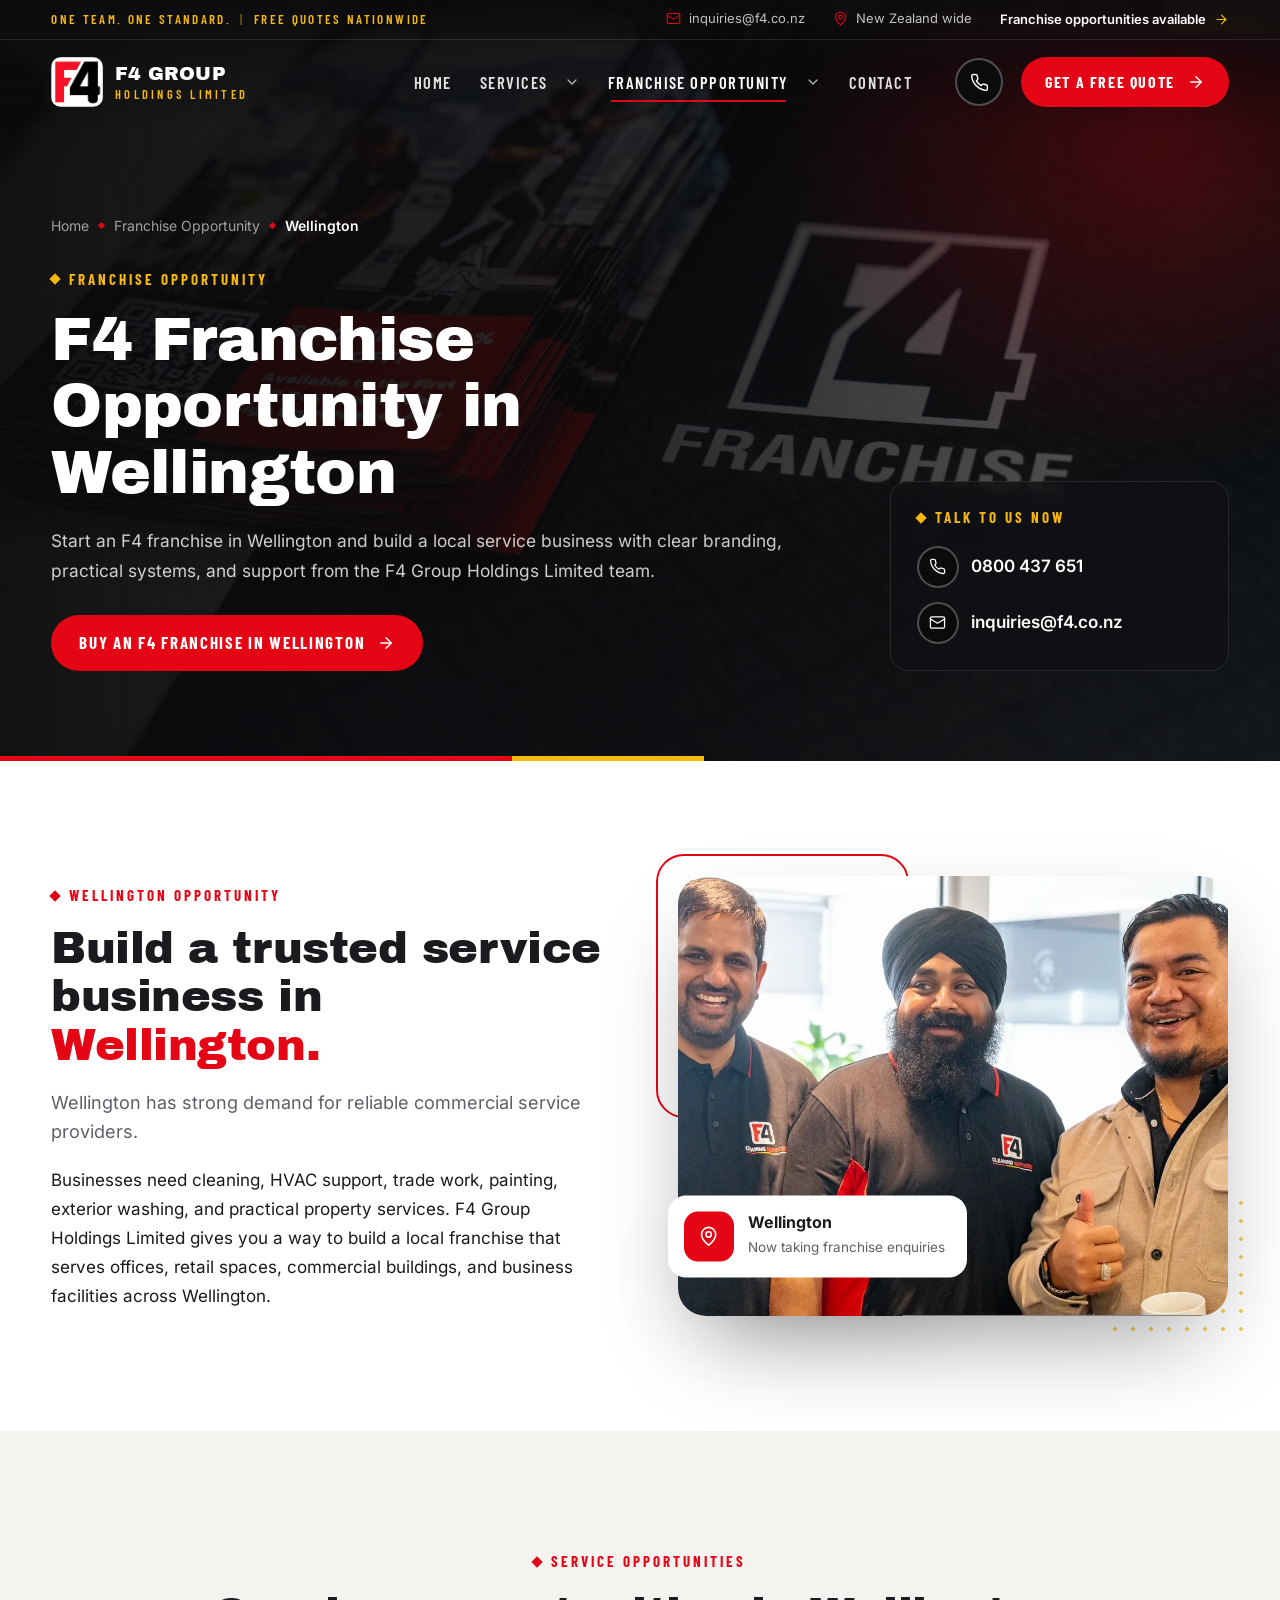
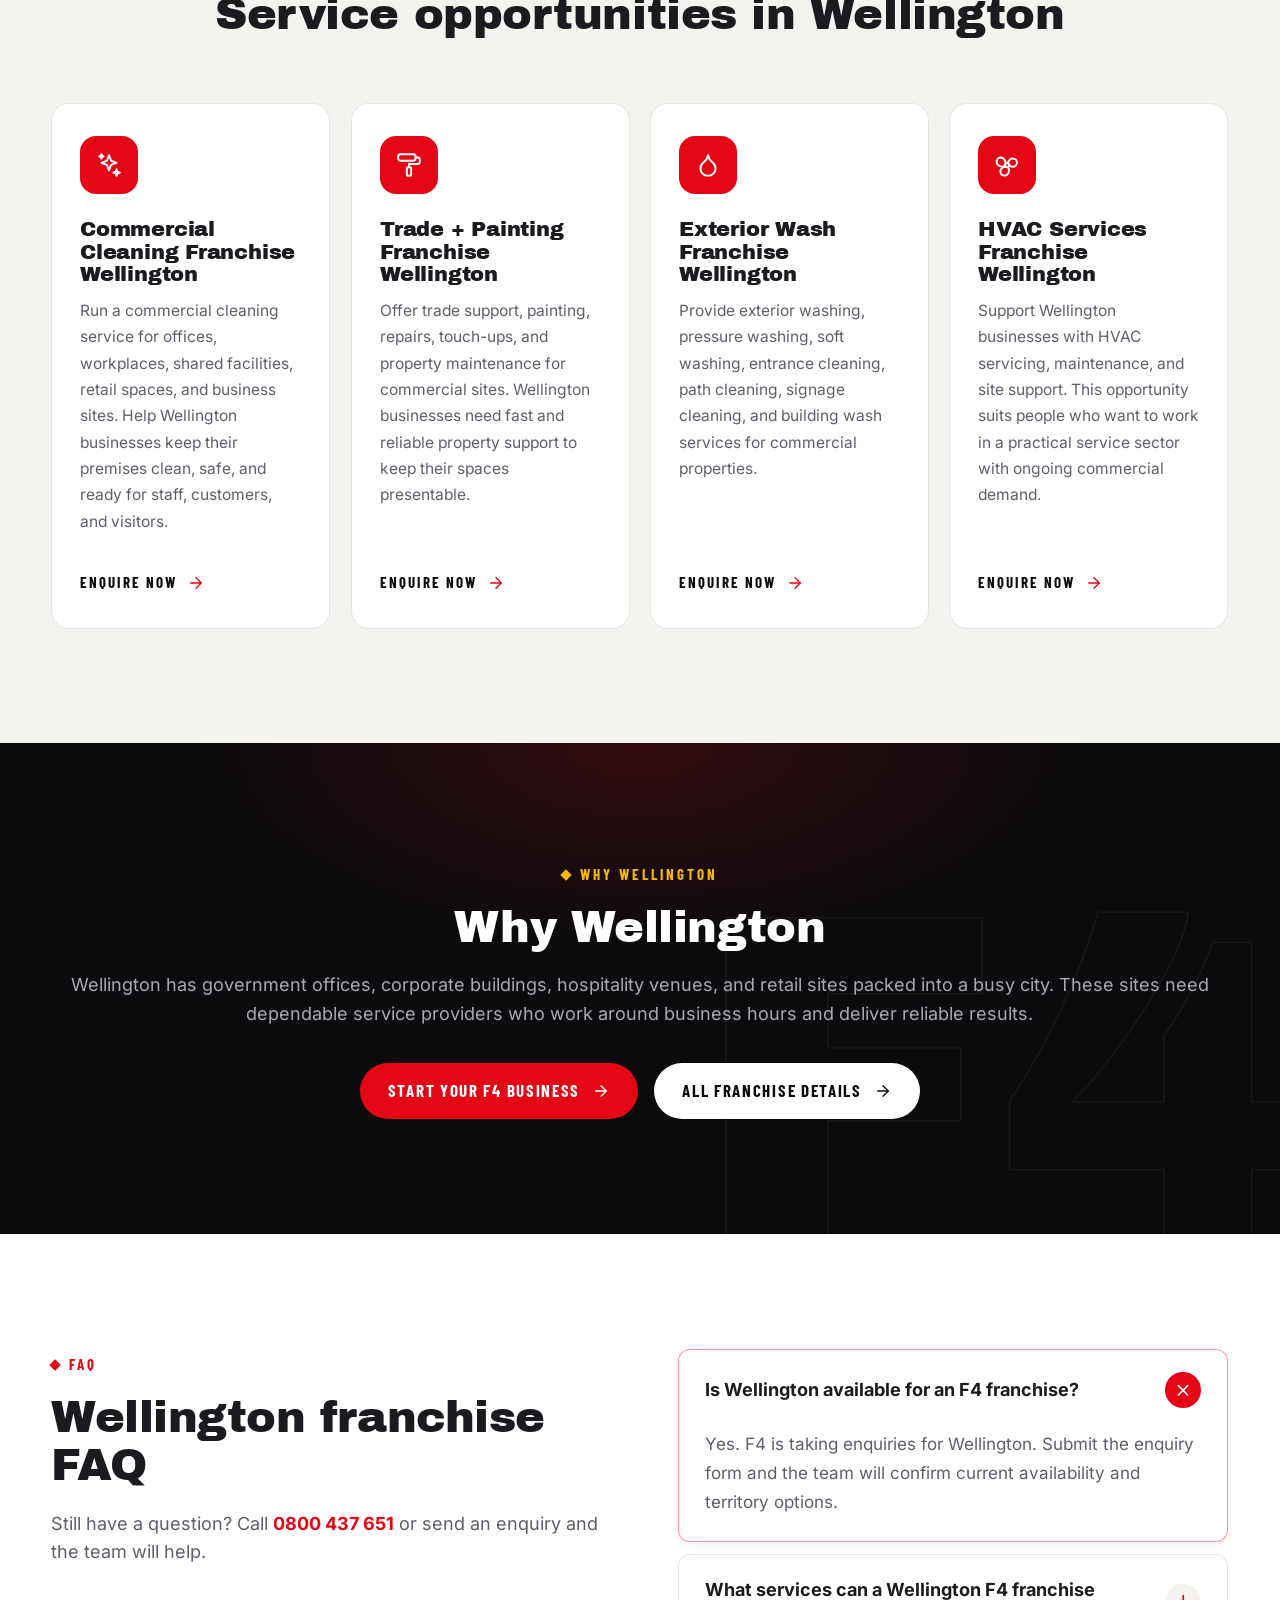
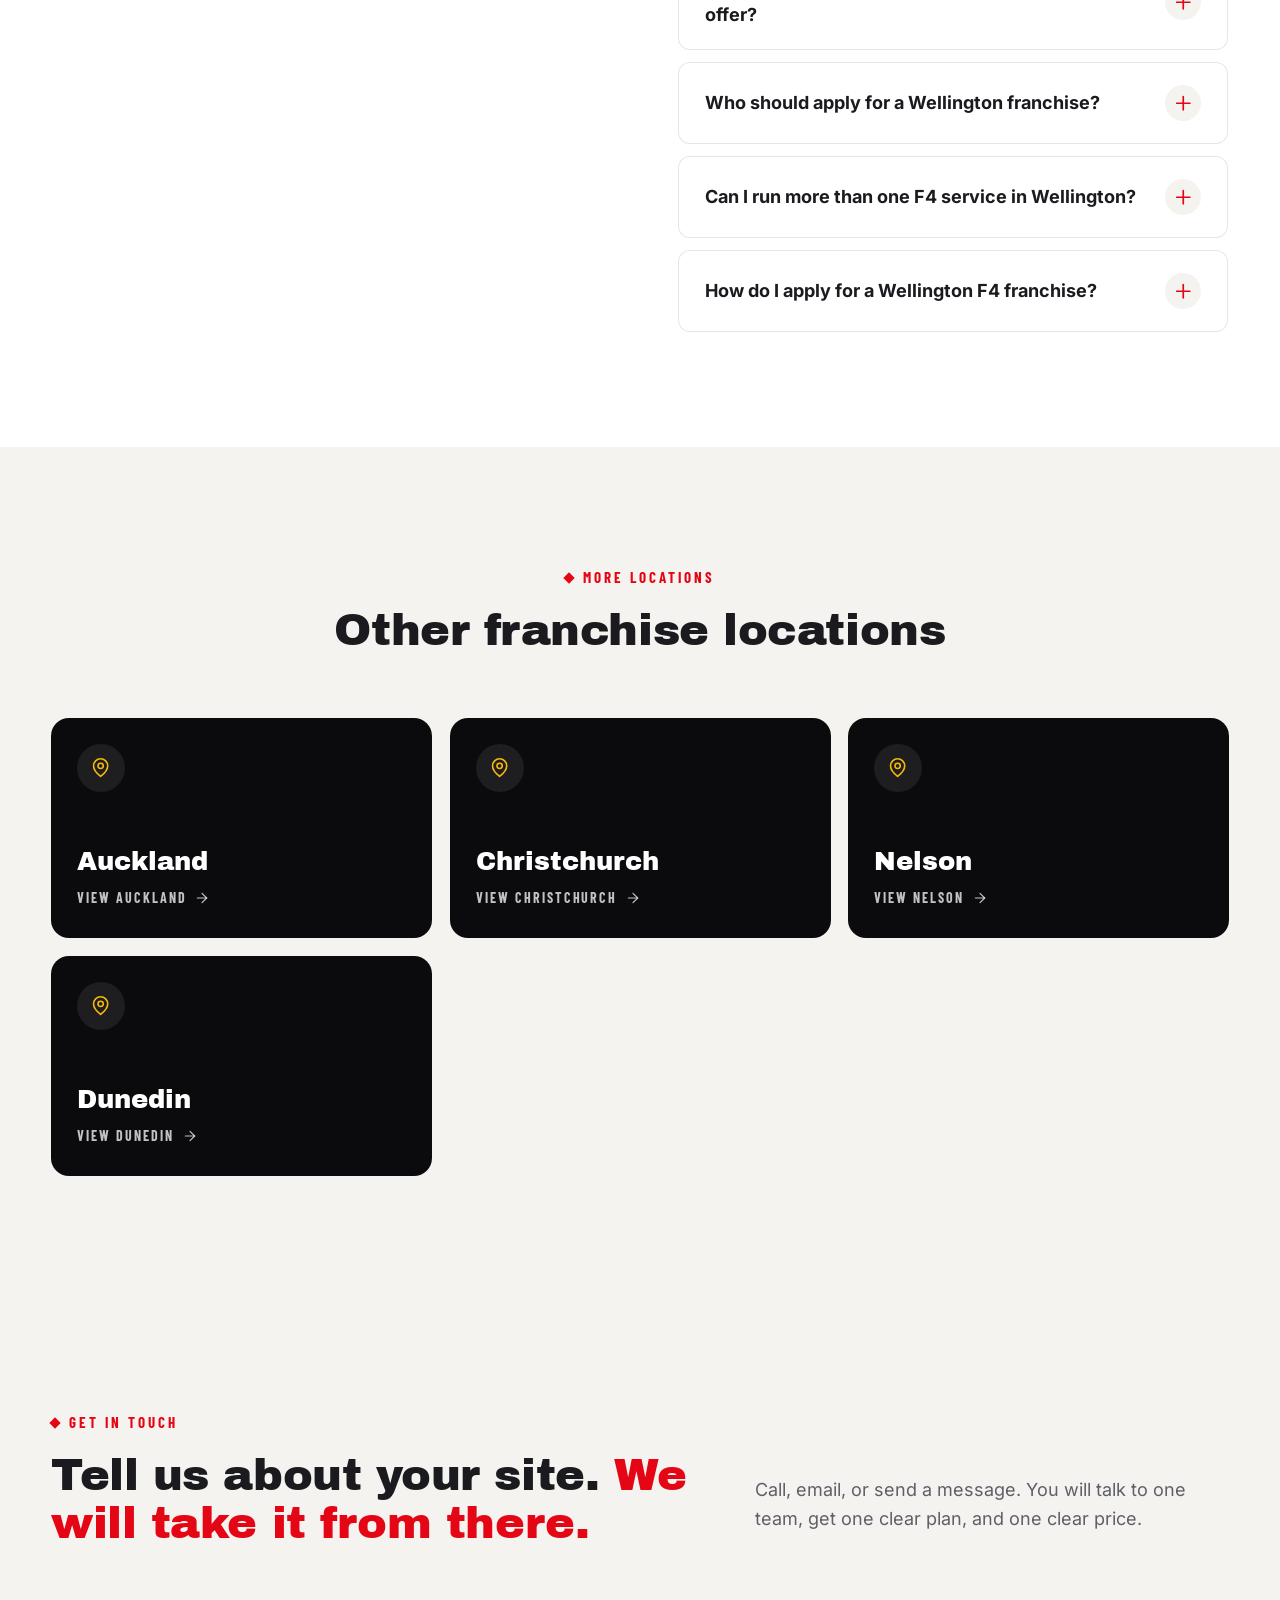
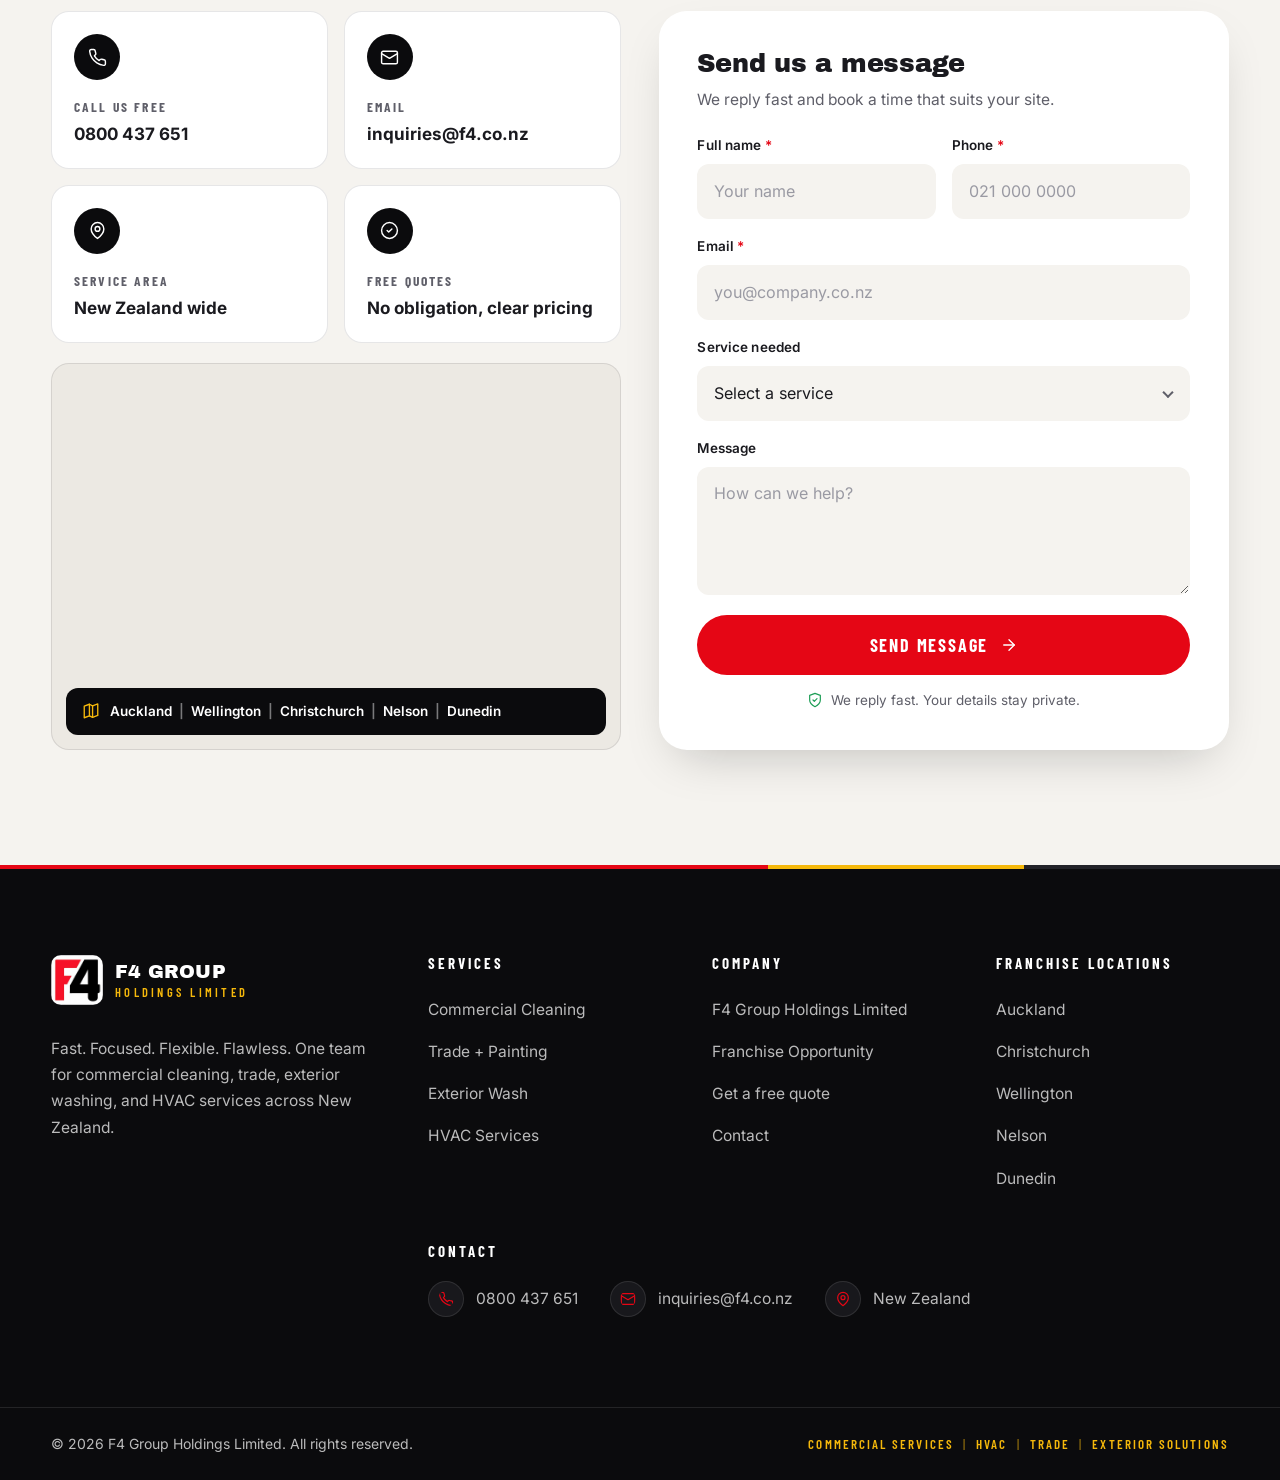
<file: docs/franchise-wellington.html>
<!doctype html>
<html lang="en-US">
<head>
	<meta charset="UTF-8">
	<meta name="viewport" content="width=device-width, initial-scale=1, viewport-fit=cover">
	<title>Wellington | F4 Group Holdings Limited</title>
<meta name='robots' content='noindex, nofollow' />
<script>document.documentElement.classList.add('js');</script>
<link rel="preload" href="assets/fonts/archivo-black-latin-400-normal.woff2" as="font" type="font/woff2" crossorigin>
<link rel="preload" href="assets/fonts/inter-latin-400-normal.woff2" as="font" type="font/woff2" crossorigin>
<link rel="preload" href="assets/img/hero.webp" as="image" fetchpriority="high">
<meta name="theme-color" content="#0b0b0d">
<style id='classic-theme-styles-inline-css'>
/*! This file is auto-generated */
.wp-block-button__link{color:#fff;background-color:#32373c;border-radius:9999px;box-shadow:none;text-decoration:none;padding:calc(.667em + 2px) calc(1.333em + 2px);font-size:1.125em}.wp-block-file__button{background:#32373c;color:#fff;text-decoration:none}
</style>
<style id='global-styles-inline-css'>
:root{--wp--preset--aspect-ratio--square: 1;--wp--preset--aspect-ratio--4-3: 4/3;--wp--preset--aspect-ratio--3-4: 3/4;--wp--preset--aspect-ratio--3-2: 3/2;--wp--preset--aspect-ratio--2-3: 2/3;--wp--preset--aspect-ratio--16-9: 16/9;--wp--preset--aspect-ratio--9-16: 9/16;--wp--preset--color--black: #000000;--wp--preset--color--cyan-bluish-gray: #abb8c3;--wp--preset--color--white: #ffffff;--wp--preset--color--pale-pink: #f78da7;--wp--preset--color--vivid-red: #cf2e2e;--wp--preset--color--luminous-vivid-orange: #ff6900;--wp--preset--color--luminous-vivid-amber: #fcb900;--wp--preset--color--light-green-cyan: #7bdcb5;--wp--preset--color--vivid-green-cyan: #00d084;--wp--preset--color--pale-cyan-blue: #8ed1fc;--wp--preset--color--vivid-cyan-blue: #0693e3;--wp--preset--color--vivid-purple: #9b51e0;--wp--preset--gradient--vivid-cyan-blue-to-vivid-purple: linear-gradient(135deg,rgba(6,147,227,1) 0%,rgb(155,81,224) 100%);--wp--preset--gradient--light-green-cyan-to-vivid-green-cyan: linear-gradient(135deg,rgb(122,220,180) 0%,rgb(0,208,130) 100%);--wp--preset--gradient--luminous-vivid-amber-to-luminous-vivid-orange: linear-gradient(135deg,rgba(252,185,0,1) 0%,rgba(255,105,0,1) 100%);--wp--preset--gradient--luminous-vivid-orange-to-vivid-red: linear-gradient(135deg,rgba(255,105,0,1) 0%,rgb(207,46,46) 100%);--wp--preset--gradient--very-light-gray-to-cyan-bluish-gray: linear-gradient(135deg,rgb(238,238,238) 0%,rgb(169,184,195) 100%);--wp--preset--gradient--cool-to-warm-spectrum: linear-gradient(135deg,rgb(74,234,220) 0%,rgb(151,120,209) 20%,rgb(207,42,186) 40%,rgb(238,44,130) 60%,rgb(251,105,98) 80%,rgb(254,248,76) 100%);--wp--preset--gradient--blush-light-purple: linear-gradient(135deg,rgb(255,206,236) 0%,rgb(152,150,240) 100%);--wp--preset--gradient--blush-bordeaux: linear-gradient(135deg,rgb(254,205,165) 0%,rgb(254,45,45) 50%,rgb(107,0,62) 100%);--wp--preset--gradient--luminous-dusk: linear-gradient(135deg,rgb(255,203,112) 0%,rgb(199,81,192) 50%,rgb(65,88,208) 100%);--wp--preset--gradient--pale-ocean: linear-gradient(135deg,rgb(255,245,203) 0%,rgb(182,227,212) 50%,rgb(51,167,181) 100%);--wp--preset--gradient--electric-grass: linear-gradient(135deg,rgb(202,248,128) 0%,rgb(113,206,126) 100%);--wp--preset--gradient--midnight: linear-gradient(135deg,rgb(2,3,129) 0%,rgb(40,116,252) 100%);--wp--preset--font-size--small: 13px;--wp--preset--font-size--medium: 20px;--wp--preset--font-size--large: 36px;--wp--preset--font-size--x-large: 42px;--wp--preset--spacing--20: 0.44rem;--wp--preset--spacing--30: 0.67rem;--wp--preset--spacing--40: 1rem;--wp--preset--spacing--50: 1.5rem;--wp--preset--spacing--60: 2.25rem;--wp--preset--spacing--70: 3.38rem;--wp--preset--spacing--80: 5.06rem;--wp--preset--shadow--natural: 6px 6px 9px rgba(0, 0, 0, 0.2);--wp--preset--shadow--deep: 12px 12px 50px rgba(0, 0, 0, 0.4);--wp--preset--shadow--sharp: 6px 6px 0px rgba(0, 0, 0, 0.2);--wp--preset--shadow--outlined: 6px 6px 0px -3px rgba(255, 255, 255, 1), 6px 6px rgba(0, 0, 0, 1);--wp--preset--shadow--crisp: 6px 6px 0px rgba(0, 0, 0, 1);}:where(.is-layout-flex){gap: 0.5em;}:where(.is-layout-grid){gap: 0.5em;}body .is-layout-flex{display: flex;}.is-layout-flex{flex-wrap: wrap;align-items: center;}.is-layout-flex > :is(*, div){margin: 0;}body .is-layout-grid{display: grid;}.is-layout-grid > :is(*, div){margin: 0;}:where(.wp-block-columns.is-layout-flex){gap: 2em;}:where(.wp-block-columns.is-layout-grid){gap: 2em;}:where(.wp-block-post-template.is-layout-flex){gap: 1.25em;}:where(.wp-block-post-template.is-layout-grid){gap: 1.25em;}.has-black-color{color: var(--wp--preset--color--black) !important;}.has-cyan-bluish-gray-color{color: var(--wp--preset--color--cyan-bluish-gray) !important;}.has-white-color{color: var(--wp--preset--color--white) !important;}.has-pale-pink-color{color: var(--wp--preset--color--pale-pink) !important;}.has-vivid-red-color{color: var(--wp--preset--color--vivid-red) !important;}.has-luminous-vivid-orange-color{color: var(--wp--preset--color--luminous-vivid-orange) !important;}.has-luminous-vivid-amber-color{color: var(--wp--preset--color--luminous-vivid-amber) !important;}.has-light-green-cyan-color{color: var(--wp--preset--color--light-green-cyan) !important;}.has-vivid-green-cyan-color{color: var(--wp--preset--color--vivid-green-cyan) !important;}.has-pale-cyan-blue-color{color: var(--wp--preset--color--pale-cyan-blue) !important;}.has-vivid-cyan-blue-color{color: var(--wp--preset--color--vivid-cyan-blue) !important;}.has-vivid-purple-color{color: var(--wp--preset--color--vivid-purple) !important;}.has-black-background-color{background-color: var(--wp--preset--color--black) !important;}.has-cyan-bluish-gray-background-color{background-color: var(--wp--preset--color--cyan-bluish-gray) !important;}.has-white-background-color{background-color: var(--wp--preset--color--white) !important;}.has-pale-pink-background-color{background-color: var(--wp--preset--color--pale-pink) !important;}.has-vivid-red-background-color{background-color: var(--wp--preset--color--vivid-red) !important;}.has-luminous-vivid-orange-background-color{background-color: var(--wp--preset--color--luminous-vivid-orange) !important;}.has-luminous-vivid-amber-background-color{background-color: var(--wp--preset--color--luminous-vivid-amber) !important;}.has-light-green-cyan-background-color{background-color: var(--wp--preset--color--light-green-cyan) !important;}.has-vivid-green-cyan-background-color{background-color: var(--wp--preset--color--vivid-green-cyan) !important;}.has-pale-cyan-blue-background-color{background-color: var(--wp--preset--color--pale-cyan-blue) !important;}.has-vivid-cyan-blue-background-color{background-color: var(--wp--preset--color--vivid-cyan-blue) !important;}.has-vivid-purple-background-color{background-color: var(--wp--preset--color--vivid-purple) !important;}.has-black-border-color{border-color: var(--wp--preset--color--black) !important;}.has-cyan-bluish-gray-border-color{border-color: var(--wp--preset--color--cyan-bluish-gray) !important;}.has-white-border-color{border-color: var(--wp--preset--color--white) !important;}.has-pale-pink-border-color{border-color: var(--wp--preset--color--pale-pink) !important;}.has-vivid-red-border-color{border-color: var(--wp--preset--color--vivid-red) !important;}.has-luminous-vivid-orange-border-color{border-color: var(--wp--preset--color--luminous-vivid-orange) !important;}.has-luminous-vivid-amber-border-color{border-color: var(--wp--preset--color--luminous-vivid-amber) !important;}.has-light-green-cyan-border-color{border-color: var(--wp--preset--color--light-green-cyan) !important;}.has-vivid-green-cyan-border-color{border-color: var(--wp--preset--color--vivid-green-cyan) !important;}.has-pale-cyan-blue-border-color{border-color: var(--wp--preset--color--pale-cyan-blue) !important;}.has-vivid-cyan-blue-border-color{border-color: var(--wp--preset--color--vivid-cyan-blue) !important;}.has-vivid-purple-border-color{border-color: var(--wp--preset--color--vivid-purple) !important;}.has-vivid-cyan-blue-to-vivid-purple-gradient-background{background: var(--wp--preset--gradient--vivid-cyan-blue-to-vivid-purple) !important;}.has-light-green-cyan-to-vivid-green-cyan-gradient-background{background: var(--wp--preset--gradient--light-green-cyan-to-vivid-green-cyan) !important;}.has-luminous-vivid-amber-to-luminous-vivid-orange-gradient-background{background: var(--wp--preset--gradient--luminous-vivid-amber-to-luminous-vivid-orange) !important;}.has-luminous-vivid-orange-to-vivid-red-gradient-background{background: var(--wp--preset--gradient--luminous-vivid-orange-to-vivid-red) !important;}.has-very-light-gray-to-cyan-bluish-gray-gradient-background{background: var(--wp--preset--gradient--very-light-gray-to-cyan-bluish-gray) !important;}.has-cool-to-warm-spectrum-gradient-background{background: var(--wp--preset--gradient--cool-to-warm-spectrum) !important;}.has-blush-light-purple-gradient-background{background: var(--wp--preset--gradient--blush-light-purple) !important;}.has-blush-bordeaux-gradient-background{background: var(--wp--preset--gradient--blush-bordeaux) !important;}.has-luminous-dusk-gradient-background{background: var(--wp--preset--gradient--luminous-dusk) !important;}.has-pale-ocean-gradient-background{background: var(--wp--preset--gradient--pale-ocean) !important;}.has-electric-grass-gradient-background{background: var(--wp--preset--gradient--electric-grass) !important;}.has-midnight-gradient-background{background: var(--wp--preset--gradient--midnight) !important;}.has-small-font-size{font-size: var(--wp--preset--font-size--small) !important;}.has-medium-font-size{font-size: var(--wp--preset--font-size--medium) !important;}.has-large-font-size{font-size: var(--wp--preset--font-size--large) !important;}.has-x-large-font-size{font-size: var(--wp--preset--font-size--x-large) !important;}
:where(.wp-block-post-template.is-layout-flex){gap: 1.25em;}:where(.wp-block-post-template.is-layout-grid){gap: 1.25em;}
:where(.wp-block-columns.is-layout-flex){gap: 2em;}:where(.wp-block-columns.is-layout-grid){gap: 2em;}
:root :where(.wp-block-pullquote){font-size: 1.5em;line-height: 1.6;}
</style>
<link rel='stylesheet' id='f4-main-css' href='assets/css/main.css' media='all' />
<style>
html { color-scheme: light; }
.map-static { position: absolute; inset: 0; display: grid; place-items: center; text-align: center; padding: 24px 24px 80px;
  background: radial-gradient(circle at 30% 40%, rgba(229,6,21,.12), transparent 60%), repeating-linear-gradient(0deg, #e8e5df 0 1px, transparent 1px 40px), repeating-linear-gradient(90deg, #e8e5df 0 1px, transparent 1px 40px), #f1eee9; color: #1a1a1f; }
.map-static__inner { display: grid; gap: 6px; max-width: 320px; }
.map-static strong { font-family: "Archivo Black", sans-serif; font-weight: 400; font-size: 20px; }
.map-static span span, .map-static__inner > span { font-size: 14px; color: #5f5f69; }
</style>
</head>
<body class="page-template page-template-page-templates page-template-template-location page-template-page-templatestemplate-location-php page page-id-15 page-child parent-pageid-12 wp-embed-responsive is-inner">
<a class="skip-link" href="#main">Skip to content</a>
<div class="scroll-progress" aria-hidden="true"><span></span></div>

<header class="site-header" data-header>
	<div class="topbar">
		<div class="container topbar__inner">
			<p class="topbar__tag">One team. One standard. <i>|</i> Free quotes nationwide</p>
			<ul class="topbar__links">
				<li><a href="mailto:inquiries@f4.co.nz"><svg class="icon icon-mail " width="24" height="24" viewBox="0 0 24 24" fill="none" stroke="currentColor" stroke-width="1.8" stroke-linecap="round" stroke-linejoin="round" aria-hidden="true" focusable="false"><rect x="2" y="4" width="20" height="16" rx="2"/><path d="m22 7-10 6L2 7"/></svg><span>inquiries@f4.co.nz</span></a></li>
				<li><span><svg class="icon icon-pin " width="24" height="24" viewBox="0 0 24 24" fill="none" stroke="currentColor" stroke-width="1.8" stroke-linecap="round" stroke-linejoin="round" aria-hidden="true" focusable="false"><path d="M20 10c0 6-8 12-8 12s-8-6-8-12a8 8 0 0 1 16 0z"/><circle cx="12" cy="10" r="3"/></svg>New Zealand wide</span></li>
				<li><a class="topbar__franchise" href="franchise-opportunity.html">Franchise opportunities available <svg class="icon icon-arrow-right " width="24" height="24" viewBox="0 0 24 24" fill="none" stroke="currentColor" stroke-width="1.8" stroke-linecap="round" stroke-linejoin="round" aria-hidden="true" focusable="false"><path d="M5 12h14"/><path d="m12 5 7 7-7 7"/></svg></a></li>
			</ul>
		</div>
	</div>

	<div class="container header-main">
		<a class="brand" href="index.html" aria-label="F4 Group Holdings Limited home">
			<img class="brand__logo" src="assets/img/logo.png" alt="F4 Group Holdings Limited" width="120" height="116">			<span class="brand__text"><strong>F4 Group</strong><small>Holdings Limited</small></span>
		</a>

		<nav class="primary-nav" id="primary-nav" aria-label="Primary" data-nav>
			<div class="primary-nav__head">
				<span class="eyebrow eyebrow--gold">Menu</span>
				<button class="nav-close" type="button" aria-label="Close menu" data-nav-close><svg class="icon icon-close " width="24" height="24" viewBox="0 0 24 24" fill="none" stroke="currentColor" stroke-width="1.8" stroke-linecap="round" stroke-linejoin="round" aria-hidden="true" focusable="false"><path d="M18 6 6 18"/><path d="m6 6 12 12"/></svg></button>
			</div>
			<ul id="menu-f4-primary" class="menu"><li id="menu-item-20" class="menu-item menu-item-type-post_type menu-item-object-page menu-item-home menu-item-20"><a href="index.html">Home</a></li>
<li id="menu-item-21" class="menu-item menu-item-type-post_type menu-item-object-page menu-item-has-children menu-item-21"><a href="f4-group.html">Services</a><button class="submenu-toggle" type="button" aria-expanded="false" aria-label="Show Services submenu"><svg class="icon icon-chevron-down " width="24" height="24" viewBox="0 0 24 24" fill="none" stroke="currentColor" stroke-width="1.8" stroke-linecap="round" stroke-linejoin="round" aria-hidden="true" focusable="false"><path d="m6 9 6 6 6-6"/></svg></button>
<ul class="sub-menu">
	<li id="menu-item-22" class="menu-item menu-item-type-post_type menu-item-object-page menu-item-22"><a href="services-commercial-cleaning.html">Commercial Cleaning</a></li>
	<li id="menu-item-23" class="menu-item menu-item-type-post_type menu-item-object-page menu-item-23"><a href="services-trade-painting.html">Trade + Painting</a></li>
	<li id="menu-item-24" class="menu-item menu-item-type-post_type menu-item-object-page menu-item-24"><a href="services-exterior-wash.html">Exterior Wash</a></li>
	<li id="menu-item-25" class="menu-item menu-item-type-post_type menu-item-object-page menu-item-25"><a href="services-hvac-services.html">HVAC Services</a></li>
</ul>
</li>
<li id="menu-item-26" class="menu-item menu-item-type-post_type menu-item-object-page current-page-ancestor current-menu-ancestor current-menu-parent current-page-parent current_page_parent current_page_ancestor menu-item-has-children menu-item-26"><a href="franchise-opportunity.html">Franchise Opportunity</a><button class="submenu-toggle" type="button" aria-expanded="false" aria-label="Show Franchise Opportunity submenu"><svg class="icon icon-chevron-down " width="24" height="24" viewBox="0 0 24 24" fill="none" stroke="currentColor" stroke-width="1.8" stroke-linecap="round" stroke-linejoin="round" aria-hidden="true" focusable="false"><path d="m6 9 6 6 6-6"/></svg></button>
<ul class="sub-menu">
	<li id="menu-item-27" class="menu-item menu-item-type-post_type menu-item-object-page menu-item-27"><a href="franchise-auckland.html">Auckland</a></li>
	<li id="menu-item-28" class="menu-item menu-item-type-post_type menu-item-object-page menu-item-28"><a href="franchise-christchurch.html">Christchurch</a></li>
	<li id="menu-item-29" class="menu-item menu-item-type-post_type menu-item-object-page current-menu-item page_item page-item-15 current_page_item menu-item-29"><a href="franchise-wellington.html" aria-current="page">Wellington</a></li>
	<li id="menu-item-30" class="menu-item menu-item-type-post_type menu-item-object-page menu-item-30"><a href="franchise-nelson.html">Nelson</a></li>
	<li id="menu-item-31" class="menu-item menu-item-type-post_type menu-item-object-page menu-item-31"><a href="franchise-dunedin.html">Dunedin</a></li>
</ul>
</li>
<li id="menu-item-32" class="menu-item menu-item-type-post_type menu-item-object-page menu-item-32"><a href="contact.html">Contact</a></li>
</ul>			<div class="primary-nav__foot">
				<a class="btn btn--red" href="quote.html" ><span>Get a free quote</span><svg class="icon icon-arrow-right " width="24" height="24" viewBox="0 0 24 24" fill="none" stroke="currentColor" stroke-width="1.8" stroke-linecap="round" stroke-linejoin="round" aria-hidden="true" focusable="false"><path d="M5 12h14"/><path d="m12 5 7 7-7 7"/></svg></a>				<a class="nav-contact" href="tel:0800437651"><svg class="icon icon-phone " width="24" height="24" viewBox="0 0 24 24" fill="none" stroke="currentColor" stroke-width="1.8" stroke-linecap="round" stroke-linejoin="round" aria-hidden="true" focusable="false"><path d="M22 16.92v3a2 2 0 0 1-2.18 2 19.8 19.8 0 0 1-8.63-3.07 19.5 19.5 0 0 1-6-6A19.8 19.8 0 0 1 2.12 4.18 2 2 0 0 1 4.11 2h3a2 2 0 0 1 2 1.72c.13.96.36 1.9.7 2.81a2 2 0 0 1-.45 2.11L8.09 9.91a16 16 0 0 0 6 6l1.27-1.27a2 2 0 0 1 2.11-.45c.91.34 1.85.57 2.81.7A2 2 0 0 1 22 16.92z"/></svg><span>0800 437 651</span></a>
				<a class="nav-contact" href="mailto:inquiries@f4.co.nz"><svg class="icon icon-mail " width="24" height="24" viewBox="0 0 24 24" fill="none" stroke="currentColor" stroke-width="1.8" stroke-linecap="round" stroke-linejoin="round" aria-hidden="true" focusable="false"><rect x="2" y="4" width="20" height="16" rx="2"/><path d="m22 7-10 6L2 7"/></svg><span>inquiries@f4.co.nz</span></a>
			</div>
		</nav>

		<div class="header-actions">
			<a class="header-call" href="tel:0800437651" aria-label="Call 0800 437 651">
				<span class="call-circle"><svg class="icon icon-phone " width="24" height="24" viewBox="0 0 24 24" fill="none" stroke="currentColor" stroke-width="1.8" stroke-linecap="round" stroke-linejoin="round" aria-hidden="true" focusable="false"><path d="M22 16.92v3a2 2 0 0 1-2.18 2 19.8 19.8 0 0 1-8.63-3.07 19.5 19.5 0 0 1-6-6A19.8 19.8 0 0 1 2.12 4.18 2 2 0 0 1 4.11 2h3a2 2 0 0 1 2 1.72c.13.96.36 1.9.7 2.81a2 2 0 0 1-.45 2.11L8.09 9.91a16 16 0 0 0 6 6l1.27-1.27a2 2 0 0 1 2.11-.45c.91.34 1.85.57 2.81.7A2 2 0 0 1 22 16.92z"/></svg></span>
				<span class="header-call__text"><small>Call us free</small><strong>0800 437 651</strong></span>
			</a>
			<a class="btn btn--red" href="quote.html" data-cta="header"><span>Get a free quote</span><svg class="icon icon-arrow-right " width="24" height="24" viewBox="0 0 24 24" fill="none" stroke="currentColor" stroke-width="1.8" stroke-linecap="round" stroke-linejoin="round" aria-hidden="true" focusable="false"><path d="M5 12h14"/><path d="m12 5 7 7-7 7"/></svg></a>			<button class="nav-toggle" type="button" aria-controls="primary-nav" aria-expanded="false" aria-label="Open menu" data-nav-toggle>
				<span></span><span></span><span></span>
			</button>
		</div>
	</div>
</header>
<div class="nav-overlay" data-nav-close aria-hidden="true"></div>

<main id="main" class="site-main">
<section class="page-hero">
	<div class="page-hero__media" aria-hidden="true">
		<img src="assets/img/hero.webp" alt="" fetchpriority="high">
	</div>
	<div class="container">
		<nav class="breadcrumbs" aria-label="Breadcrumb"><ol><li><a href="index.html">Home</a></li><li><a href="franchise-opportunity.html">Franchise Opportunity</a></li><li aria-current="page">Wellington</li></ol></nav>		<div class="page-hero__inner">
			<div class="page-hero__content">
									<span class="eyebrow eyebrow--gold">Franchise opportunity</span>
								<h1 class="page-hero__title">F4 Franchise Opportunity in Wellington</h1>
									<p class="page-hero__lead">Start an F4 franchise in Wellington and build a local service business with clear branding, practical systems, and support from the F4 Group Holdings Limited team.</p>
													<div class="btn-row">
						<a class="btn btn--red" href="#contact-us" ><span>Buy an F4 franchise in Wellington</span><svg class="icon icon-arrow-right " width="24" height="24" viewBox="0 0 24 24" fill="none" stroke="currentColor" stroke-width="1.8" stroke-linecap="round" stroke-linejoin="round" aria-hidden="true" focusable="false"><path d="M5 12h14"/><path d="m12 5 7 7-7 7"/></svg></a>					</div>
							</div>
							<div class="page-hero__aside">
					<span class="eyebrow eyebrow--gold">Talk to us now</span>
					<a href="tel:0800437651"><span class="call-circle"><svg class="icon icon-phone " width="24" height="24" viewBox="0 0 24 24" fill="none" stroke="currentColor" stroke-width="1.8" stroke-linecap="round" stroke-linejoin="round" aria-hidden="true" focusable="false"><path d="M22 16.92v3a2 2 0 0 1-2.18 2 19.8 19.8 0 0 1-8.63-3.07 19.5 19.5 0 0 1-6-6A19.8 19.8 0 0 1 2.12 4.18 2 2 0 0 1 4.11 2h3a2 2 0 0 1 2 1.72c.13.96.36 1.9.7 2.81a2 2 0 0 1-.45 2.11L8.09 9.91a16 16 0 0 0 6 6l1.27-1.27a2 2 0 0 1 2.11-.45c.91.34 1.85.57 2.81.7A2 2 0 0 1 22 16.92z"/></svg></span><span>0800 437 651</span></a>
					<a href="mailto:inquiries@f4.co.nz"><span class="call-circle"><svg class="icon icon-mail " width="24" height="24" viewBox="0 0 24 24" fill="none" stroke="currentColor" stroke-width="1.8" stroke-linecap="round" stroke-linejoin="round" aria-hidden="true" focusable="false"><rect x="2" y="4" width="20" height="16" rx="2"/><path d="m22 7-10 6L2 7"/></svg></span><span>inquiries@f4.co.nz</span></a>
				</div>
					</div>
	</div>
</section>

<section class="section">
	<div class="container split">
		<div data-reveal="left">
			<span class="eyebrow ">Wellington opportunity</span>			<h2 class="h2">Build a trusted service business in <span class="text-red">Wellington.</span></h2>
			<p class="lead">Wellington has strong demand for reliable commercial service providers.</p>
			<p>Businesses need cleaning, HVAC support, trade work, painting, exterior washing, and practical property services. F4 Group Holdings Limited gives you a way to build a local franchise that serves offices, retail spaces, commercial buildings, and business facilities across Wellington.</p>
					</div>
		<div class="split__media" data-reveal="right">
			<div class="framed-img"><img src="assets/img/one-team.webp" alt="F4 Group Holdings Limited team" loading="lazy" width="1600" height="774"></div>
			<div class="floating-badge" data-parallax="-0.06">
				<span class="floating-badge__icon"><svg class="icon icon-pin " width="24" height="24" viewBox="0 0 24 24" fill="none" stroke="currentColor" stroke-width="1.8" stroke-linecap="round" stroke-linejoin="round" aria-hidden="true" focusable="false"><path d="M20 10c0 6-8 12-8 12s-8-6-8-12a8 8 0 0 1 16 0z"/><circle cx="12" cy="10" r="3"/></svg></span>
				<span><strong>Wellington</strong><small>Now taking franchise enquiries</small></span>
			</div>
		</div>
	</div>
</section>

<section class="section section--paper">
	<div class="container">
		<div class="section-head section-head--center" data-reveal>
			<span class="eyebrow ">Service opportunities</span>			<h2 class="h2">Service opportunities in Wellington</h2>
		</div>
		<div class="sector-grid">
							<a class="sector-card" href="#contact-us" data-preselect="commercial-cleaning" data-reveal data-delay="0">
					<span class="feature-card__icon"><svg class="icon icon-sparkle " width="24" height="24" viewBox="0 0 24 24" fill="none" stroke="currentColor" stroke-width="1.8" stroke-linecap="round" stroke-linejoin="round" aria-hidden="true" focusable="false"><path d="M12 3l1.9 5.1L19 10l-5.1 1.9L12 17l-1.9-5.1L5 10l5.1-1.9z"/><path d="M19 16l.8 2.2L22 19l-2.2.8L19 22l-.8-2.2L16 19l2.2-.8z"/><path d="M5 2l.6 1.4L7 4l-1.4.6L5 6l-.6-1.4L3 4l1.4-.6z"/></svg></span>
					<h3>Commercial Cleaning Franchise Wellington</h3>
					<p>Run a commercial cleaning service for offices, workplaces, shared facilities, retail spaces, and business sites. Help Wellington businesses keep their premises clean, safe, and ready for staff, customers, and visitors.</p>
					<span class="service-card__more">Enquire now <svg class="icon icon-arrow-right " width="24" height="24" viewBox="0 0 24 24" fill="none" stroke="currentColor" stroke-width="1.8" stroke-linecap="round" stroke-linejoin="round" aria-hidden="true" focusable="false"><path d="M5 12h14"/><path d="m12 5 7 7-7 7"/></svg></span>
				</a>
							<a class="sector-card" href="#contact-us" data-preselect="trade-painting" data-reveal data-delay="1">
					<span class="feature-card__icon"><svg class="icon icon-roller " width="24" height="24" viewBox="0 0 24 24" fill="none" stroke="currentColor" stroke-width="1.8" stroke-linecap="round" stroke-linejoin="round" aria-hidden="true" focusable="false"><rect x="2" y="2" width="16" height="6" rx="2"/><path d="M18 5h2a2 2 0 0 1 2 2v2a2 2 0 0 1-2 2h-8v3"/><rect x="10" y="14" width="4" height="8" rx="1"/></svg></span>
					<h3>Trade + Painting Franchise Wellington</h3>
					<p>Offer trade support, painting, repairs, touch-ups, and property maintenance for commercial sites. Wellington businesses need fast and reliable property support to keep their spaces presentable.</p>
					<span class="service-card__more">Enquire now <svg class="icon icon-arrow-right " width="24" height="24" viewBox="0 0 24 24" fill="none" stroke="currentColor" stroke-width="1.8" stroke-linecap="round" stroke-linejoin="round" aria-hidden="true" focusable="false"><path d="M5 12h14"/><path d="m12 5 7 7-7 7"/></svg></span>
				</a>
							<a class="sector-card" href="#contact-us" data-preselect="exterior-wash" data-reveal data-delay="2">
					<span class="feature-card__icon"><svg class="icon icon-droplet " width="24" height="24" viewBox="0 0 24 24" fill="none" stroke="currentColor" stroke-width="1.8" stroke-linecap="round" stroke-linejoin="round" aria-hidden="true" focusable="false"><path d="M12 22a7 7 0 0 0 7-7c0-2-1-3.9-3-5.5S12.5 5.5 12 3c-.5 2.5-2 4.9-4 6.5S5 13 5 15a7 7 0 0 0 7 7z"/></svg></span>
					<h3>Exterior Wash Franchise Wellington</h3>
					<p>Provide exterior washing, pressure washing, soft washing, entrance cleaning, path cleaning, signage cleaning, and building wash services for commercial properties.</p>
					<span class="service-card__more">Enquire now <svg class="icon icon-arrow-right " width="24" height="24" viewBox="0 0 24 24" fill="none" stroke="currentColor" stroke-width="1.8" stroke-linecap="round" stroke-linejoin="round" aria-hidden="true" focusable="false"><path d="M5 12h14"/><path d="m12 5 7 7-7 7"/></svg></span>
				</a>
							<a class="sector-card" href="#contact-us" data-preselect="hvac-services" data-reveal data-delay="3">
					<span class="feature-card__icon"><svg class="icon icon-fan " width="24" height="24" viewBox="0 0 24 24" fill="none" stroke="currentColor" stroke-width="1.8" stroke-linecap="round" stroke-linejoin="round" aria-hidden="true" focusable="false"><path d="M10.8 12.3c-2.4 1.6-5.6 1.4-7.4-.6C1.6 9.7 2.4 6 5 5.2c2.6-.8 4.6 1.3 5.6 3.6"/><path d="M12.6 10.6c.4-2.8 2.9-4.9 5.6-4.5 2.7.3 4 3.9 2.3 6-1.7 2.2-4.5 1.6-6.6.3"/><path d="M12.9 13.9c1.6 2.4 1.1 5.6-1.1 7.2-2.2 1.6-5.6.2-5.9-2.5-.3-2.7 2-4.4 4.4-4.9"/><circle cx="12" cy="12" r="2"/></svg></span>
					<h3>HVAC Services Franchise Wellington</h3>
					<p>Support Wellington businesses with HVAC servicing, maintenance, and site support. This opportunity suits people who want to work in a practical service sector with ongoing commercial demand.</p>
					<span class="service-card__more">Enquire now <svg class="icon icon-arrow-right " width="24" height="24" viewBox="0 0 24 24" fill="none" stroke="currentColor" stroke-width="1.8" stroke-linecap="round" stroke-linejoin="round" aria-hidden="true" focusable="false"><path d="M5 12h14"/><path d="m12 5 7 7-7 7"/></svg></span>
				</a>
					</div>
	</div>
</section>

<section class="section section--dark why">
	<div class="why__bg-word" aria-hidden="true" data-parallax="0.15">F4</div>
	<div class="container">
		<div class="section-head section-head--center" data-reveal style="margin-bottom:0;">
			<span class="eyebrow eyebrow--gold">Why Wellington</span>			<h2 class="h2">Why Wellington</h2>
			<p class="lead">Wellington has government offices, corporate buildings, hospitality venues, and retail sites packed into a busy city. These sites need dependable service providers who work around business hours and deliver reliable results.</p>
			<div class="btn-row btn-row--center">
				<a class="btn btn--red" href="#contact-us" ><span>Start your F4 business</span><svg class="icon icon-arrow-right " width="24" height="24" viewBox="0 0 24 24" fill="none" stroke="currentColor" stroke-width="1.8" stroke-linecap="round" stroke-linejoin="round" aria-hidden="true" focusable="false"><path d="M5 12h14"/><path d="m12 5 7 7-7 7"/></svg></a>				<a class="btn btn--white" href="franchise-opportunity.html" ><span>All franchise details</span><svg class="icon icon-arrow-right " width="24" height="24" viewBox="0 0 24 24" fill="none" stroke="currentColor" stroke-width="1.8" stroke-linecap="round" stroke-linejoin="round" aria-hidden="true" focusable="false"><path d="M5 12h14"/><path d="m12 5 7 7-7 7"/></svg></a>			</div>
		</div>
	</div>
</section>

<section class="section">
	<div class="container split" style="align-items:start;">
		<div data-reveal="left">
			<span class="eyebrow ">FAQ</span>			<h2 class="h2">Wellington franchise FAQ</h2>
			<p class="lead">Still have a question? Call <a class="text-red" href="tel:0800437651"><strong>0800 437 651</strong></a> or send an enquiry and the team will help.</p>
		</div>
		<div class="accordion" data-reveal="right">
							<details open>
					<summary><span>Is Wellington available for an F4 franchise?</span><span class="acc-icon"><svg class="icon icon-plus " width="24" height="24" viewBox="0 0 24 24" fill="none" stroke="currentColor" stroke-width="1.8" stroke-linecap="round" stroke-linejoin="round" aria-hidden="true" focusable="false"><path d="M12 5v14"/><path d="M5 12h14"/></svg></span></summary>
					<div class="acc-body"><p>Yes. F4 is taking enquiries for Wellington. Submit the enquiry form and the team will confirm current availability and territory options.</p></div>
				</details>
							<details >
					<summary><span>What services can a Wellington F4 franchise offer?</span><span class="acc-icon"><svg class="icon icon-plus " width="24" height="24" viewBox="0 0 24 24" fill="none" stroke="currentColor" stroke-width="1.8" stroke-linecap="round" stroke-linejoin="round" aria-hidden="true" focusable="false"><path d="M12 5v14"/><path d="M5 12h14"/></svg></span></summary>
					<div class="acc-body"><p>You can focus on commercial cleaning, HVAC services, trade and painting, exterior washing, or an approved service mix.</p></div>
				</details>
							<details >
					<summary><span>Who should apply for a Wellington franchise?</span><span class="acc-icon"><svg class="icon icon-plus " width="24" height="24" viewBox="0 0 24 24" fill="none" stroke="currentColor" stroke-width="1.8" stroke-linecap="round" stroke-linejoin="round" aria-hidden="true" focusable="false"><path d="M12 5v14"/><path d="M5 12h14"/></svg></span></summary>
					<div class="acc-body"><p>People with a strong work ethic, good communication, a customer service focus, and the readiness to run a business using proven systems.</p></div>
				</details>
							<details >
					<summary><span>Can I run more than one F4 service in Wellington?</span><span class="acc-icon"><svg class="icon icon-plus " width="24" height="24" viewBox="0 0 24 24" fill="none" stroke="currentColor" stroke-width="1.8" stroke-linecap="round" stroke-linejoin="round" aria-hidden="true" focusable="false"><path d="M12 5v14"/><path d="M5 12h14"/></svg></span></summary>
					<div class="acc-body"><p>Yes, subject to F4 approval, training, territory, and operational capacity.</p></div>
				</details>
							<details >
					<summary><span>How do I apply for a Wellington F4 franchise?</span><span class="acc-icon"><svg class="icon icon-plus " width="24" height="24" viewBox="0 0 24 24" fill="none" stroke="currentColor" stroke-width="1.8" stroke-linecap="round" stroke-linejoin="round" aria-hidden="true" focusable="false"><path d="M12 5v14"/><path d="M5 12h14"/></svg></span></summary>
					<div class="acc-body"><p>Submit the franchise enquiry form and F4 will contact you about the next steps.</p></div>
				</details>
					</div>
	</div>
	<script type="application/ld+json">{"@context":"https:\/\/schema.org","@type":"FAQPage","mainEntity":[{"@type":"Question","name":"Is Wellington available for an F4 franchise?","acceptedAnswer":{"@type":"Answer","text":"Yes. F4 is taking enquiries for Wellington. Submit the enquiry form and the team will confirm current availability and territory options."}},{"@type":"Question","name":"What services can a Wellington F4 franchise offer?","acceptedAnswer":{"@type":"Answer","text":"You can focus on commercial cleaning, HVAC services, trade and painting, exterior washing, or an approved service mix."}},{"@type":"Question","name":"Who should apply for a Wellington franchise?","acceptedAnswer":{"@type":"Answer","text":"People with a strong work ethic, good communication, a customer service focus, and the readiness to run a business using proven systems."}},{"@type":"Question","name":"Can I run more than one F4 service in Wellington?","acceptedAnswer":{"@type":"Answer","text":"Yes, subject to F4 approval, training, territory, and operational capacity."}},{"@type":"Question","name":"How do I apply for a Wellington F4 franchise?","acceptedAnswer":{"@type":"Answer","text":"Submit the franchise enquiry form and F4 will contact you about the next steps."}}]}</script>
</section>

<section class="section section--paper">
	<div class="container">
		<div class="section-head section-head--center" data-reveal>
			<span class="eyebrow ">More locations</span>			<h2 class="h2">Other franchise locations</h2>
		</div>
		<div class="location-grid location-grid--4">
							<a class="location-card" href="franchise-auckland.html" data-reveal data-delay="0">
					<span class="location-card__pin"><svg class="icon icon-pin " width="24" height="24" viewBox="0 0 24 24" fill="none" stroke="currentColor" stroke-width="1.8" stroke-linecap="round" stroke-linejoin="round" aria-hidden="true" focusable="false"><path d="M20 10c0 6-8 12-8 12s-8-6-8-12a8 8 0 0 1 16 0z"/><circle cx="12" cy="10" r="3"/></svg></span>
					<span>
						<span class="location-card__name">Auckland</span>
						<span class="location-card__more">View Auckland <svg class="icon icon-arrow-right " width="24" height="24" viewBox="0 0 24 24" fill="none" stroke="currentColor" stroke-width="1.8" stroke-linecap="round" stroke-linejoin="round" aria-hidden="true" focusable="false"><path d="M5 12h14"/><path d="m12 5 7 7-7 7"/></svg></span>
					</span>
				</a>
							<a class="location-card" href="franchise-christchurch.html" data-reveal data-delay="1">
					<span class="location-card__pin"><svg class="icon icon-pin " width="24" height="24" viewBox="0 0 24 24" fill="none" stroke="currentColor" stroke-width="1.8" stroke-linecap="round" stroke-linejoin="round" aria-hidden="true" focusable="false"><path d="M20 10c0 6-8 12-8 12s-8-6-8-12a8 8 0 0 1 16 0z"/><circle cx="12" cy="10" r="3"/></svg></span>
					<span>
						<span class="location-card__name">Christchurch</span>
						<span class="location-card__more">View Christchurch <svg class="icon icon-arrow-right " width="24" height="24" viewBox="0 0 24 24" fill="none" stroke="currentColor" stroke-width="1.8" stroke-linecap="round" stroke-linejoin="round" aria-hidden="true" focusable="false"><path d="M5 12h14"/><path d="m12 5 7 7-7 7"/></svg></span>
					</span>
				</a>
							<a class="location-card" href="franchise-nelson.html" data-reveal data-delay="2">
					<span class="location-card__pin"><svg class="icon icon-pin " width="24" height="24" viewBox="0 0 24 24" fill="none" stroke="currentColor" stroke-width="1.8" stroke-linecap="round" stroke-linejoin="round" aria-hidden="true" focusable="false"><path d="M20 10c0 6-8 12-8 12s-8-6-8-12a8 8 0 0 1 16 0z"/><circle cx="12" cy="10" r="3"/></svg></span>
					<span>
						<span class="location-card__name">Nelson</span>
						<span class="location-card__more">View Nelson <svg class="icon icon-arrow-right " width="24" height="24" viewBox="0 0 24 24" fill="none" stroke="currentColor" stroke-width="1.8" stroke-linecap="round" stroke-linejoin="round" aria-hidden="true" focusable="false"><path d="M5 12h14"/><path d="m12 5 7 7-7 7"/></svg></span>
					</span>
				</a>
							<a class="location-card" href="franchise-dunedin.html" data-reveal data-delay="3">
					<span class="location-card__pin"><svg class="icon icon-pin " width="24" height="24" viewBox="0 0 24 24" fill="none" stroke="currentColor" stroke-width="1.8" stroke-linecap="round" stroke-linejoin="round" aria-hidden="true" focusable="false"><path d="M20 10c0 6-8 12-8 12s-8-6-8-12a8 8 0 0 1 16 0z"/><circle cx="12" cy="10" r="3"/></svg></span>
					<span>
						<span class="location-card__name">Dunedin</span>
						<span class="location-card__more">View Dunedin <svg class="icon icon-arrow-right " width="24" height="24" viewBox="0 0 24 24" fill="none" stroke="currentColor" stroke-width="1.8" stroke-linecap="round" stroke-linejoin="round" aria-hidden="true" focusable="false"><path d="M5 12h14"/><path d="m12 5 7 7-7 7"/></svg></span>
					</span>
				</a>
					</div>
	</div>
</section>

<section class="section contact-section" id="contact-us">
	<div class="container">
				<div class="section-head section-head--split" data-reveal>
			<div>
				<span class="eyebrow ">Get in touch</span>				<h2 class="h2">Tell us about your site. <span class="text-red">We will take it from there.</span></h2>
			</div>
			<p class="lead">Call, email, or send a message. You will talk to one team, get one clear plan, and one clear price.</p>
		</div>
		
		<div class="contact-grid">
			<div class="contact-info" data-reveal="left">
				<div class="info-cards">
					<a class="info-card" href="tel:0800437651">
						<span class="info-card__icon"><svg class="icon icon-phone " width="24" height="24" viewBox="0 0 24 24" fill="none" stroke="currentColor" stroke-width="1.8" stroke-linecap="round" stroke-linejoin="round" aria-hidden="true" focusable="false"><path d="M22 16.92v3a2 2 0 0 1-2.18 2 19.8 19.8 0 0 1-8.63-3.07 19.5 19.5 0 0 1-6-6A19.8 19.8 0 0 1 2.12 4.18 2 2 0 0 1 4.11 2h3a2 2 0 0 1 2 1.72c.13.96.36 1.9.7 2.81a2 2 0 0 1-.45 2.11L8.09 9.91a16 16 0 0 0 6 6l1.27-1.27a2 2 0 0 1 2.11-.45c.91.34 1.85.57 2.81.7A2 2 0 0 1 22 16.92z"/></svg></span>
						<span class="info-card__label">Call us free</span>
						<strong class="info-card__value">0800 437 651</strong>
					</a>
					<a class="info-card" href="mailto:inquiries@f4.co.nz">
						<span class="info-card__icon"><svg class="icon icon-mail " width="24" height="24" viewBox="0 0 24 24" fill="none" stroke="currentColor" stroke-width="1.8" stroke-linecap="round" stroke-linejoin="round" aria-hidden="true" focusable="false"><rect x="2" y="4" width="20" height="16" rx="2"/><path d="m22 7-10 6L2 7"/></svg></span>
						<span class="info-card__label">Email</span>
						<strong class="info-card__value">inquiries@f4.co.nz</strong>
					</a>
					<div class="info-card">
						<span class="info-card__icon"><svg class="icon icon-pin " width="24" height="24" viewBox="0 0 24 24" fill="none" stroke="currentColor" stroke-width="1.8" stroke-linecap="round" stroke-linejoin="round" aria-hidden="true" focusable="false"><path d="M20 10c0 6-8 12-8 12s-8-6-8-12a8 8 0 0 1 16 0z"/><circle cx="12" cy="10" r="3"/></svg></span>
						<span class="info-card__label">Service area</span>
						<strong class="info-card__value">New Zealand wide</strong>
					</div>
										<a class="info-card" href="quote.html">
						<span class="info-card__icon"><svg class="icon icon-check-circle " width="24" height="24" viewBox="0 0 24 24" fill="none" stroke="currentColor" stroke-width="1.8" stroke-linecap="round" stroke-linejoin="round" aria-hidden="true" focusable="false"><circle cx="12" cy="12" r="10"/><path d="m9 12 2 2 4-4"/></svg></span>
						<span class="info-card__label">Free quotes</span>
						<strong class="info-card__value">No obligation, clear pricing</strong>
					</a>
									</div>
				<div class="map-wrap">
					<iframe title="F4 Group Holdings Limited service area map" src="https://maps.google.com/maps?q=New%20Zealand&#038;z=5&#038;output=embed" loading="lazy" referrerpolicy="no-referrer-when-downgrade" allowfullscreen></iframe>
					<div class="map-badge"><svg class="icon icon-map " width="24" height="24" viewBox="0 0 24 24" fill="none" stroke="currentColor" stroke-width="1.8" stroke-linecap="round" stroke-linejoin="round" aria-hidden="true" focusable="false"><path d="M14.1 5.1 9.9 3 3 5.6v15.4l6.9-2.6 4.2 2.1 6.9-2.6V2.5z"/><path d="M9.9 3v15.4"/><path d="M14.1 5.1v15.4"/></svg><span>Auckland <i>|</i> Wellington <i>|</i> Christchurch <i>|</i> Nelson <i>|</i> Dunedin</span></div>
				</div>
			</div>

			<div class="form-card" data-reveal="right">
				<div class="form-card__head">
					<h3 class="h3">Send us a message</h3>
					<p>We reply fast and book a time that suits your site.</p>
				</div>
					<form id="f4-form-contact-2" class="f4-form f4-form--contact" action="#" method="post" novalidate>
		
		<input type="hidden" name="action" value="f4_form">
		<input type="hidden" name="f4_type" value="contact">
		<input type="hidden" name="f4_id" value="f4-form-contact-2">
		<input type="hidden" name="f4_ref" value="franchise-wellington.html">
		<input type="hidden" id="f4_nonce" name="f4_nonce" value="ca314bc2db" /><input type="hidden" name="_wp_http_referer" value="/franchise-opportunity/wellington/" />		<div class="hp-field" aria-hidden="true"><label>Leave this empty <input type="text" name="f4_website" tabindex="-1" autocomplete="off"></label></div>

		<div class="form-grid">
			<div class="field">
				<label for="f4-form-contact-2-name">Full name <span class="req">*</span></label>
				<input id="f4-form-contact-2-name" type="text" name="f4_name" autocomplete="name" required placeholder="Your name">
			</div>
			<div class="field">
				<label for="f4-form-contact-2-phone">Phone <span class="req">*</span></label>
				<input id="f4-form-contact-2-phone" type="tel" name="f4_phone" autocomplete="tel" required placeholder="021 000 0000">
			</div>
			<div class="field field--full">
				<label for="f4-form-contact-2-email">Email <span class="req">*</span></label>
				<input id="f4-form-contact-2-email" type="email" name="f4_email" autocomplete="email" required placeholder="you@company.co.nz">
			</div>

							<div class="field field--full">
					<label for="f4-form-contact-2-service">Service needed</label>
					<div class="select-wrap">
						<select id="f4-form-contact-2-service" name="f4_service" data-service-select>
							<option value="">Select a service</option>
															<option value="Commercial Cleaning" data-slug="commercial-cleaning" >Commercial Cleaning</option>
															<option value="Trade + Painting" data-slug="trade-painting" >Trade + Painting</option>
															<option value="Exterior Wash" data-slug="exterior-wash" >Exterior Wash</option>
															<option value="HVAC Services" data-slug="hvac-services" >HVAC Services</option>
														<option value="Multiple Services" data-slug="multiple">Multiple services</option>
							<option value="Franchise enquiry" data-slug="franchise">Franchise enquiry</option>
						</select>
					</div>
				</div>
			
			<div class="field field--full">
				<label for="f4-form-contact-2-message">Message</label>
				<textarea id="f4-form-contact-2-message" name="f4_message" rows="4" placeholder="How can we help?"></textarea>
			</div>

					</div>

		<button type="submit" class="btn btn--red btn--block btn--lg">
			<span>Send message</span><svg class="icon icon-arrow-right " width="24" height="24" viewBox="0 0 24 24" fill="none" stroke="currentColor" stroke-width="1.8" stroke-linecap="round" stroke-linejoin="round" aria-hidden="true" focusable="false"><path d="M5 12h14"/><path d="m12 5 7 7-7 7"/></svg>		</button>
		<p class="form-foot"><svg class="icon icon-shield " width="24" height="24" viewBox="0 0 24 24" fill="none" stroke="currentColor" stroke-width="1.8" stroke-linecap="round" stroke-linejoin="round" aria-hidden="true" focusable="false"><path d="M12 22s8-4 8-10V5l-8-3-8 3v7c0 6 8 10 8 10z"/><path d="m9 12 2 2 4-4"/></svg> <span>We reply fast. Your details stay private.</span></p>
	</form>
				</div>
		</div>
	</div>
</section>
</main>

<footer class="site-footer">
	<div class="container footer-main">
		<div class="footer-brand">
			<a class="brand brand--footer" href="index.html">
				<img class="brand__logo" src="assets/img/logo.png" alt="F4 Group Holdings Limited" width="120" height="116" loading="lazy">
				<span class="brand__text"><strong>F4 Group</strong><small>Holdings Limited</small></span>
			</a>
			<p>Fast. Focused. Flexible. Flawless. One team for commercial cleaning, trade, exterior washing, and HVAC services across New Zealand.</p>
					</div>

		<div class="footer-col">
			<h2 class="footer-title">Services</h2>
			<ul class="footer-links"><li><a href="services-commercial-cleaning.html">Commercial Cleaning</a></li><li><a href="services-trade-painting.html">Trade + Painting</a></li><li><a href="services-exterior-wash.html">Exterior Wash</a></li><li><a href="services-hvac-services.html">HVAC Services</a></li></ul>		</div>

		<div class="footer-col">
			<h2 class="footer-title">Company</h2>
			<ul class="footer-links"><li><a href="f4-group.html">F4 Group Holdings Limited</a></li><li><a href="franchise-opportunity.html">Franchise Opportunity</a></li><li><a href="quote.html">Get a free quote</a></li><li><a href="contact.html">Contact</a></li></ul>		</div>

		<div class="footer-col">
			<h2 class="footer-title">Franchise locations</h2>
			<ul class="footer-links">
									<li><a href="franchise-auckland.html">Auckland</a></li>
									<li><a href="franchise-christchurch.html">Christchurch</a></li>
									<li><a href="franchise-wellington.html">Wellington</a></li>
									<li><a href="franchise-nelson.html">Nelson</a></li>
									<li><a href="franchise-dunedin.html">Dunedin</a></li>
							</ul>
		</div>

		<div class="footer-col footer-col--contact">
			<h2 class="footer-title">Contact</h2>
			<ul class="footer-contact">
				<li><a href="tel:0800437651"><svg class="icon icon-phone " width="24" height="24" viewBox="0 0 24 24" fill="none" stroke="currentColor" stroke-width="1.8" stroke-linecap="round" stroke-linejoin="round" aria-hidden="true" focusable="false"><path d="M22 16.92v3a2 2 0 0 1-2.18 2 19.8 19.8 0 0 1-8.63-3.07 19.5 19.5 0 0 1-6-6A19.8 19.8 0 0 1 2.12 4.18 2 2 0 0 1 4.11 2h3a2 2 0 0 1 2 1.72c.13.96.36 1.9.7 2.81a2 2 0 0 1-.45 2.11L8.09 9.91a16 16 0 0 0 6 6l1.27-1.27a2 2 0 0 1 2.11-.45c.91.34 1.85.57 2.81.7A2 2 0 0 1 22 16.92z"/></svg><span>0800 437 651</span></a></li>
				<li><a href="mailto:inquiries@f4.co.nz"><svg class="icon icon-mail " width="24" height="24" viewBox="0 0 24 24" fill="none" stroke="currentColor" stroke-width="1.8" stroke-linecap="round" stroke-linejoin="round" aria-hidden="true" focusable="false"><rect x="2" y="4" width="20" height="16" rx="2"/><path d="m22 7-10 6L2 7"/></svg><span>inquiries@f4.co.nz</span></a></li>
				<li><span class="footer-contact__static"><svg class="icon icon-pin " width="24" height="24" viewBox="0 0 24 24" fill="none" stroke="currentColor" stroke-width="1.8" stroke-linecap="round" stroke-linejoin="round" aria-hidden="true" focusable="false"><path d="M20 10c0 6-8 12-8 12s-8-6-8-12a8 8 0 0 1 16 0z"/><circle cx="12" cy="10" r="3"/></svg><span>New Zealand</span></span></li>
			</ul>
		</div>
	</div>

	<div class="footer-bottom">
		<div class="container footer-bottom__inner">
			<p>&copy; 2026 F4 Group Holdings Limited. All rights reserved.</p>
			<p class="footer-bottom__tag">Commercial Services <i>|</i> HVAC <i>|</i> Trade <i>|</i> Exterior Solutions</p>
		</div>
	</div>
</footer>

<a class="mobile-call" href="tel:0800437651" data-mobile-call>
	<span class="mobile-call__icon"><svg class="icon icon-phone " width="24" height="24" viewBox="0 0 24 24" fill="none" stroke="currentColor" stroke-width="1.8" stroke-linecap="round" stroke-linejoin="round" aria-hidden="true" focusable="false"><path d="M22 16.92v3a2 2 0 0 1-2.18 2 19.8 19.8 0 0 1-8.63-3.07 19.5 19.5 0 0 1-6-6A19.8 19.8 0 0 1 2.12 4.18 2 2 0 0 1 4.11 2h3a2 2 0 0 1 2 1.72c.13.96.36 1.9.7 2.81a2 2 0 0 1-.45 2.11L8.09 9.91a16 16 0 0 0 6 6l1.27-1.27a2 2 0 0 1 2.11-.45c.91.34 1.85.57 2.81.7A2 2 0 0 1 22 16.92z"/></svg></span>
	<span>Call now</span>
</a>

<button class="to-top" type="button" aria-label="Scroll to top" data-to-top>
	<svg class="to-top__ring" viewBox="0 0 48 48" aria-hidden="true"><circle cx="24" cy="24" r="22"></circle></svg>
	<svg class="icon icon-arrow-up " width="24" height="24" viewBox="0 0 24 24" fill="none" stroke="currentColor" stroke-width="1.8" stroke-linecap="round" stroke-linejoin="round" aria-hidden="true" focusable="false"><path d="m5 12 7-7 7 7"/><path d="M12 19V5"/></svg></button>

<script src="assets/js/main.js" id="f4-main-js" defer data-wp-strategy="defer"></script>

<script>
/* Preview only: forms show a confirmation instead of submitting, and the map links out. */
document.addEventListener('submit', function (e) {
  if (e.defaultPrevented) return;
  e.preventDefault();
  var form = e.target;
  var old = form.querySelector('.form-notice'); if (old) old.remove();
  var n = document.createElement('div');
  n.className = 'form-notice form-notice--success';
  n.setAttribute('role', 'status');
  n.textContent = 'Demo site: on the live WordPress site this form emails the F4 team. Nothing was sent.';
  form.insertBefore(n, form.firstChild);
  var btn = form.querySelector('button[type=submit]');
  if (btn) { btn.removeAttribute('disabled'); var s = btn.querySelector('span'); if (s) s.textContent = 'Sent (demo)'; }
  n.scrollIntoView({ behavior: 'smooth', block: 'center' });
});
</script>

</body>
</html>
</file>
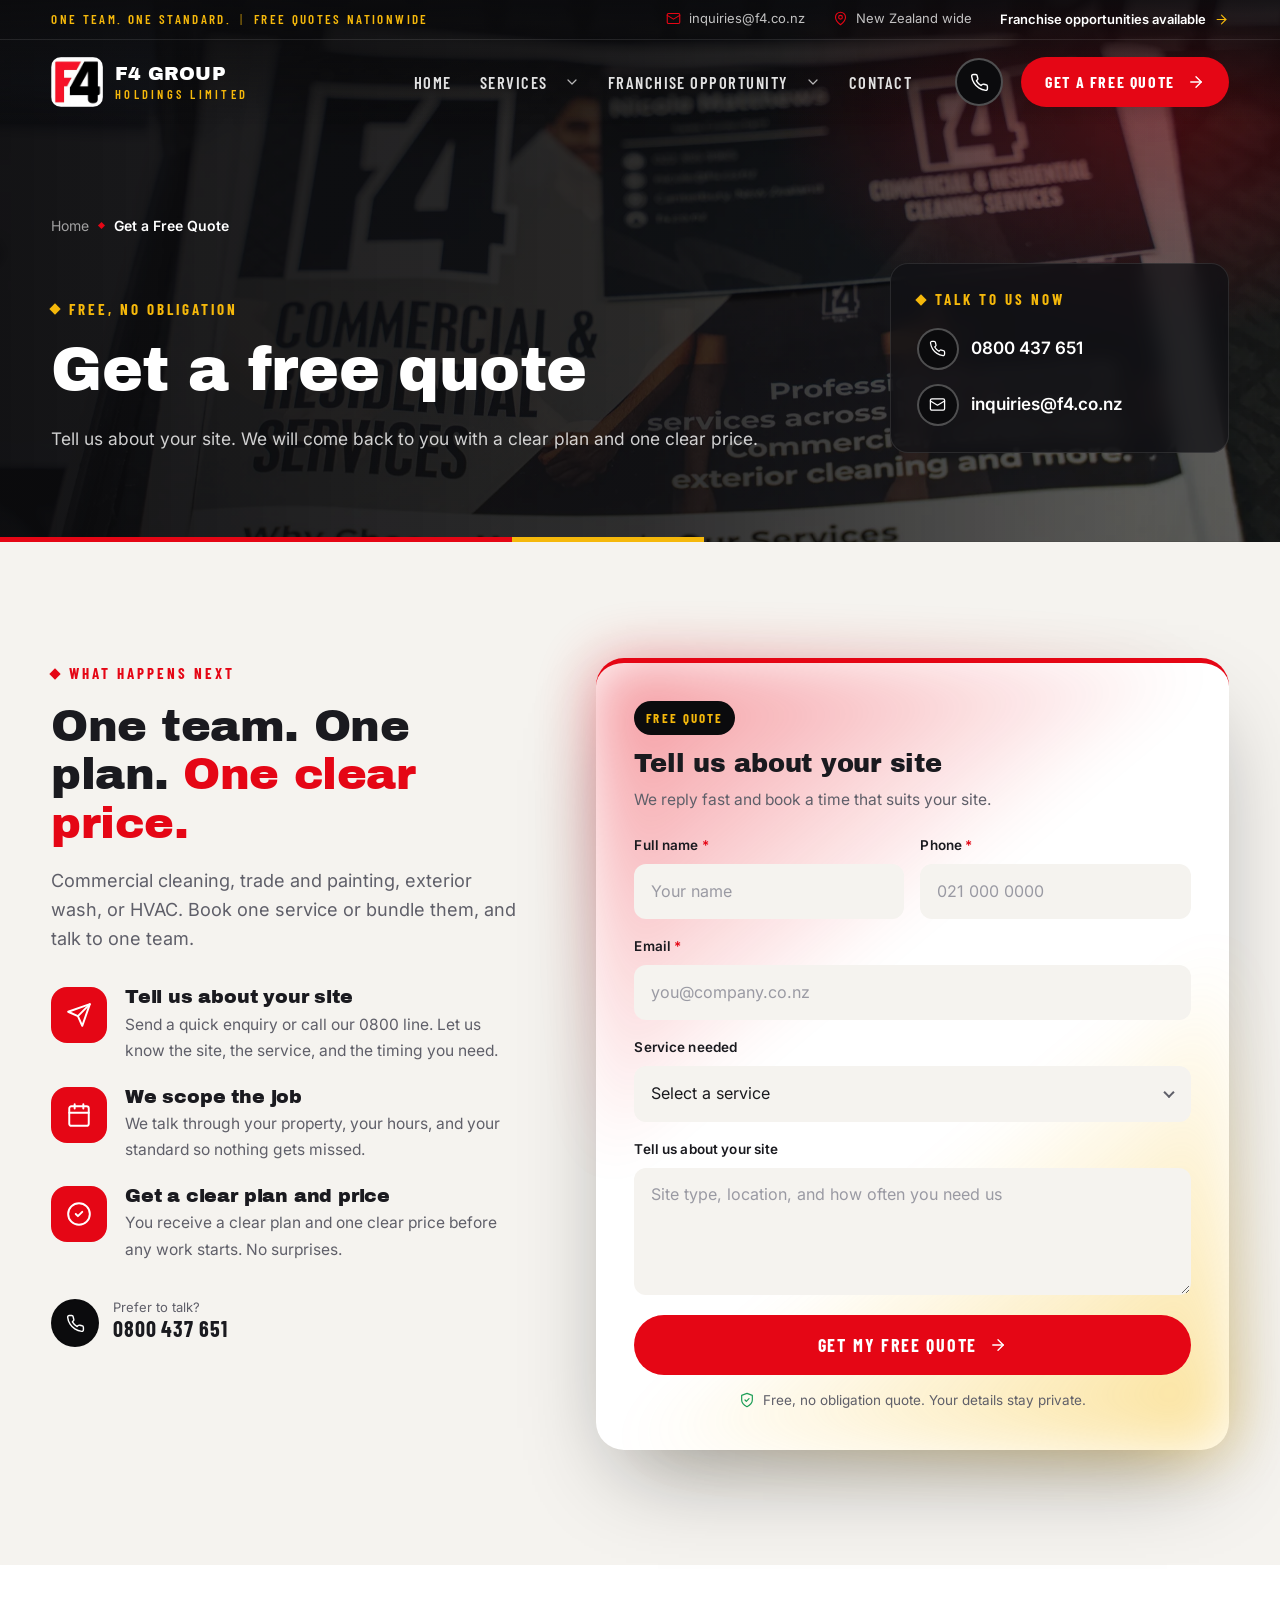
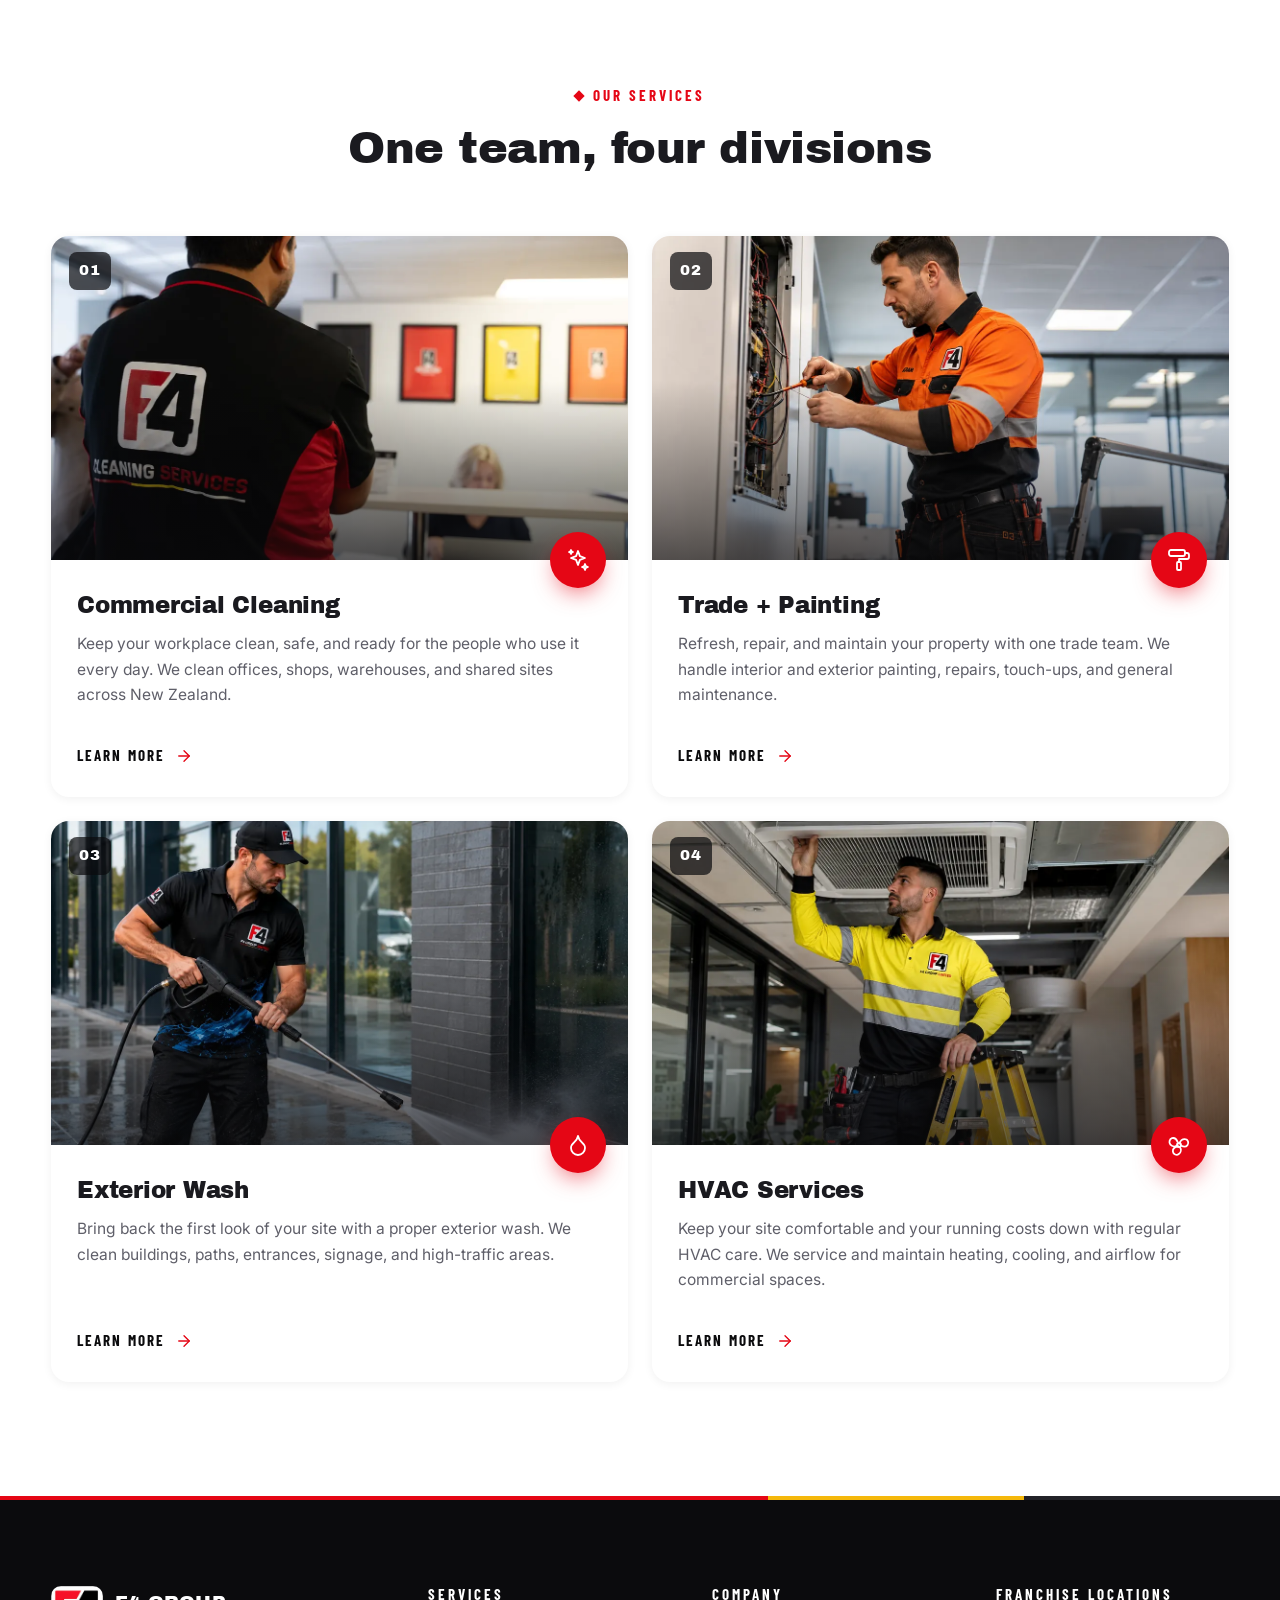
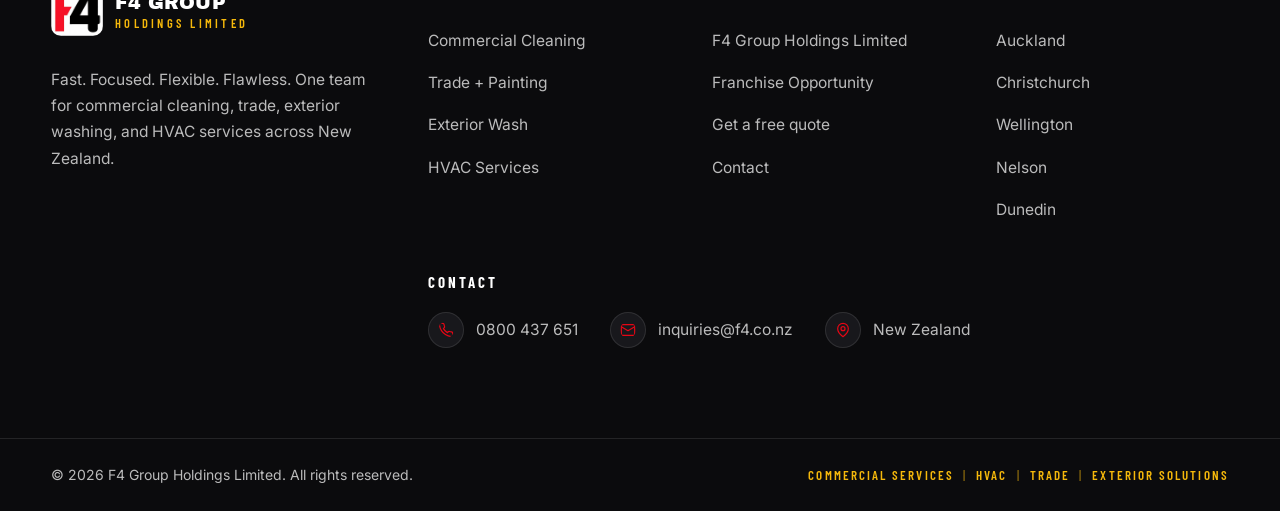
<file: docs/quote.html>
<!doctype html>
<html lang="en-US">
<head>
	<meta charset="UTF-8">
	<meta name="viewport" content="width=device-width, initial-scale=1, viewport-fit=cover">
	<title>Get a Free Quote | F4 Group Holdings Limited</title>
<meta name='robots' content='noindex, nofollow' />
<script>document.documentElement.classList.add('js');</script>
<link rel="preload" href="assets/fonts/archivo-black-latin-400-normal.woff2" as="font" type="font/woff2" crossorigin>
<link rel="preload" href="assets/fonts/inter-latin-400-normal.woff2" as="font" type="font/woff2" crossorigin>
<link rel="preload" href="assets/img/hero.webp" as="image" fetchpriority="high">
<meta name="theme-color" content="#0b0b0d">
<style id='classic-theme-styles-inline-css'>
/*! This file is auto-generated */
.wp-block-button__link{color:#fff;background-color:#32373c;border-radius:9999px;box-shadow:none;text-decoration:none;padding:calc(.667em + 2px) calc(1.333em + 2px);font-size:1.125em}.wp-block-file__button{background:#32373c;color:#fff;text-decoration:none}
</style>
<style id='global-styles-inline-css'>
:root{--wp--preset--aspect-ratio--square: 1;--wp--preset--aspect-ratio--4-3: 4/3;--wp--preset--aspect-ratio--3-4: 3/4;--wp--preset--aspect-ratio--3-2: 3/2;--wp--preset--aspect-ratio--2-3: 2/3;--wp--preset--aspect-ratio--16-9: 16/9;--wp--preset--aspect-ratio--9-16: 9/16;--wp--preset--color--black: #000000;--wp--preset--color--cyan-bluish-gray: #abb8c3;--wp--preset--color--white: #ffffff;--wp--preset--color--pale-pink: #f78da7;--wp--preset--color--vivid-red: #cf2e2e;--wp--preset--color--luminous-vivid-orange: #ff6900;--wp--preset--color--luminous-vivid-amber: #fcb900;--wp--preset--color--light-green-cyan: #7bdcb5;--wp--preset--color--vivid-green-cyan: #00d084;--wp--preset--color--pale-cyan-blue: #8ed1fc;--wp--preset--color--vivid-cyan-blue: #0693e3;--wp--preset--color--vivid-purple: #9b51e0;--wp--preset--gradient--vivid-cyan-blue-to-vivid-purple: linear-gradient(135deg,rgba(6,147,227,1) 0%,rgb(155,81,224) 100%);--wp--preset--gradient--light-green-cyan-to-vivid-green-cyan: linear-gradient(135deg,rgb(122,220,180) 0%,rgb(0,208,130) 100%);--wp--preset--gradient--luminous-vivid-amber-to-luminous-vivid-orange: linear-gradient(135deg,rgba(252,185,0,1) 0%,rgba(255,105,0,1) 100%);--wp--preset--gradient--luminous-vivid-orange-to-vivid-red: linear-gradient(135deg,rgba(255,105,0,1) 0%,rgb(207,46,46) 100%);--wp--preset--gradient--very-light-gray-to-cyan-bluish-gray: linear-gradient(135deg,rgb(238,238,238) 0%,rgb(169,184,195) 100%);--wp--preset--gradient--cool-to-warm-spectrum: linear-gradient(135deg,rgb(74,234,220) 0%,rgb(151,120,209) 20%,rgb(207,42,186) 40%,rgb(238,44,130) 60%,rgb(251,105,98) 80%,rgb(254,248,76) 100%);--wp--preset--gradient--blush-light-purple: linear-gradient(135deg,rgb(255,206,236) 0%,rgb(152,150,240) 100%);--wp--preset--gradient--blush-bordeaux: linear-gradient(135deg,rgb(254,205,165) 0%,rgb(254,45,45) 50%,rgb(107,0,62) 100%);--wp--preset--gradient--luminous-dusk: linear-gradient(135deg,rgb(255,203,112) 0%,rgb(199,81,192) 50%,rgb(65,88,208) 100%);--wp--preset--gradient--pale-ocean: linear-gradient(135deg,rgb(255,245,203) 0%,rgb(182,227,212) 50%,rgb(51,167,181) 100%);--wp--preset--gradient--electric-grass: linear-gradient(135deg,rgb(202,248,128) 0%,rgb(113,206,126) 100%);--wp--preset--gradient--midnight: linear-gradient(135deg,rgb(2,3,129) 0%,rgb(40,116,252) 100%);--wp--preset--font-size--small: 13px;--wp--preset--font-size--medium: 20px;--wp--preset--font-size--large: 36px;--wp--preset--font-size--x-large: 42px;--wp--preset--spacing--20: 0.44rem;--wp--preset--spacing--30: 0.67rem;--wp--preset--spacing--40: 1rem;--wp--preset--spacing--50: 1.5rem;--wp--preset--spacing--60: 2.25rem;--wp--preset--spacing--70: 3.38rem;--wp--preset--spacing--80: 5.06rem;--wp--preset--shadow--natural: 6px 6px 9px rgba(0, 0, 0, 0.2);--wp--preset--shadow--deep: 12px 12px 50px rgba(0, 0, 0, 0.4);--wp--preset--shadow--sharp: 6px 6px 0px rgba(0, 0, 0, 0.2);--wp--preset--shadow--outlined: 6px 6px 0px -3px rgba(255, 255, 255, 1), 6px 6px rgba(0, 0, 0, 1);--wp--preset--shadow--crisp: 6px 6px 0px rgba(0, 0, 0, 1);}:where(.is-layout-flex){gap: 0.5em;}:where(.is-layout-grid){gap: 0.5em;}body .is-layout-flex{display: flex;}.is-layout-flex{flex-wrap: wrap;align-items: center;}.is-layout-flex > :is(*, div){margin: 0;}body .is-layout-grid{display: grid;}.is-layout-grid > :is(*, div){margin: 0;}:where(.wp-block-columns.is-layout-flex){gap: 2em;}:where(.wp-block-columns.is-layout-grid){gap: 2em;}:where(.wp-block-post-template.is-layout-flex){gap: 1.25em;}:where(.wp-block-post-template.is-layout-grid){gap: 1.25em;}.has-black-color{color: var(--wp--preset--color--black) !important;}.has-cyan-bluish-gray-color{color: var(--wp--preset--color--cyan-bluish-gray) !important;}.has-white-color{color: var(--wp--preset--color--white) !important;}.has-pale-pink-color{color: var(--wp--preset--color--pale-pink) !important;}.has-vivid-red-color{color: var(--wp--preset--color--vivid-red) !important;}.has-luminous-vivid-orange-color{color: var(--wp--preset--color--luminous-vivid-orange) !important;}.has-luminous-vivid-amber-color{color: var(--wp--preset--color--luminous-vivid-amber) !important;}.has-light-green-cyan-color{color: var(--wp--preset--color--light-green-cyan) !important;}.has-vivid-green-cyan-color{color: var(--wp--preset--color--vivid-green-cyan) !important;}.has-pale-cyan-blue-color{color: var(--wp--preset--color--pale-cyan-blue) !important;}.has-vivid-cyan-blue-color{color: var(--wp--preset--color--vivid-cyan-blue) !important;}.has-vivid-purple-color{color: var(--wp--preset--color--vivid-purple) !important;}.has-black-background-color{background-color: var(--wp--preset--color--black) !important;}.has-cyan-bluish-gray-background-color{background-color: var(--wp--preset--color--cyan-bluish-gray) !important;}.has-white-background-color{background-color: var(--wp--preset--color--white) !important;}.has-pale-pink-background-color{background-color: var(--wp--preset--color--pale-pink) !important;}.has-vivid-red-background-color{background-color: var(--wp--preset--color--vivid-red) !important;}.has-luminous-vivid-orange-background-color{background-color: var(--wp--preset--color--luminous-vivid-orange) !important;}.has-luminous-vivid-amber-background-color{background-color: var(--wp--preset--color--luminous-vivid-amber) !important;}.has-light-green-cyan-background-color{background-color: var(--wp--preset--color--light-green-cyan) !important;}.has-vivid-green-cyan-background-color{background-color: var(--wp--preset--color--vivid-green-cyan) !important;}.has-pale-cyan-blue-background-color{background-color: var(--wp--preset--color--pale-cyan-blue) !important;}.has-vivid-cyan-blue-background-color{background-color: var(--wp--preset--color--vivid-cyan-blue) !important;}.has-vivid-purple-background-color{background-color: var(--wp--preset--color--vivid-purple) !important;}.has-black-border-color{border-color: var(--wp--preset--color--black) !important;}.has-cyan-bluish-gray-border-color{border-color: var(--wp--preset--color--cyan-bluish-gray) !important;}.has-white-border-color{border-color: var(--wp--preset--color--white) !important;}.has-pale-pink-border-color{border-color: var(--wp--preset--color--pale-pink) !important;}.has-vivid-red-border-color{border-color: var(--wp--preset--color--vivid-red) !important;}.has-luminous-vivid-orange-border-color{border-color: var(--wp--preset--color--luminous-vivid-orange) !important;}.has-luminous-vivid-amber-border-color{border-color: var(--wp--preset--color--luminous-vivid-amber) !important;}.has-light-green-cyan-border-color{border-color: var(--wp--preset--color--light-green-cyan) !important;}.has-vivid-green-cyan-border-color{border-color: var(--wp--preset--color--vivid-green-cyan) !important;}.has-pale-cyan-blue-border-color{border-color: var(--wp--preset--color--pale-cyan-blue) !important;}.has-vivid-cyan-blue-border-color{border-color: var(--wp--preset--color--vivid-cyan-blue) !important;}.has-vivid-purple-border-color{border-color: var(--wp--preset--color--vivid-purple) !important;}.has-vivid-cyan-blue-to-vivid-purple-gradient-background{background: var(--wp--preset--gradient--vivid-cyan-blue-to-vivid-purple) !important;}.has-light-green-cyan-to-vivid-green-cyan-gradient-background{background: var(--wp--preset--gradient--light-green-cyan-to-vivid-green-cyan) !important;}.has-luminous-vivid-amber-to-luminous-vivid-orange-gradient-background{background: var(--wp--preset--gradient--luminous-vivid-amber-to-luminous-vivid-orange) !important;}.has-luminous-vivid-orange-to-vivid-red-gradient-background{background: var(--wp--preset--gradient--luminous-vivid-orange-to-vivid-red) !important;}.has-very-light-gray-to-cyan-bluish-gray-gradient-background{background: var(--wp--preset--gradient--very-light-gray-to-cyan-bluish-gray) !important;}.has-cool-to-warm-spectrum-gradient-background{background: var(--wp--preset--gradient--cool-to-warm-spectrum) !important;}.has-blush-light-purple-gradient-background{background: var(--wp--preset--gradient--blush-light-purple) !important;}.has-blush-bordeaux-gradient-background{background: var(--wp--preset--gradient--blush-bordeaux) !important;}.has-luminous-dusk-gradient-background{background: var(--wp--preset--gradient--luminous-dusk) !important;}.has-pale-ocean-gradient-background{background: var(--wp--preset--gradient--pale-ocean) !important;}.has-electric-grass-gradient-background{background: var(--wp--preset--gradient--electric-grass) !important;}.has-midnight-gradient-background{background: var(--wp--preset--gradient--midnight) !important;}.has-small-font-size{font-size: var(--wp--preset--font-size--small) !important;}.has-medium-font-size{font-size: var(--wp--preset--font-size--medium) !important;}.has-large-font-size{font-size: var(--wp--preset--font-size--large) !important;}.has-x-large-font-size{font-size: var(--wp--preset--font-size--x-large) !important;}
:where(.wp-block-post-template.is-layout-flex){gap: 1.25em;}:where(.wp-block-post-template.is-layout-grid){gap: 1.25em;}
:where(.wp-block-columns.is-layout-flex){gap: 2em;}:where(.wp-block-columns.is-layout-grid){gap: 2em;}
:root :where(.wp-block-pullquote){font-size: 1.5em;line-height: 1.6;}
</style>
<link rel='stylesheet' id='f4-main-css' href='assets/css/main.css' media='all' />
<style>
html { color-scheme: light; }
.map-static { position: absolute; inset: 0; display: grid; place-items: center; text-align: center; padding: 24px 24px 80px;
  background: radial-gradient(circle at 30% 40%, rgba(229,6,21,.12), transparent 60%), repeating-linear-gradient(0deg, #e8e5df 0 1px, transparent 1px 40px), repeating-linear-gradient(90deg, #e8e5df 0 1px, transparent 1px 40px), #f1eee9; color: #1a1a1f; }
.map-static__inner { display: grid; gap: 6px; max-width: 320px; }
.map-static strong { font-family: "Archivo Black", sans-serif; font-weight: 400; font-size: 20px; }
.map-static span span, .map-static__inner > span { font-size: 14px; color: #5f5f69; }
</style>
</head>
<body class="page-template page-template-page-templates page-template-template-quote page-template-page-templatestemplate-quote-php page page-id-19 wp-embed-responsive is-inner">
<a class="skip-link" href="#main">Skip to content</a>
<div class="scroll-progress" aria-hidden="true"><span></span></div>

<header class="site-header" data-header>
	<div class="topbar">
		<div class="container topbar__inner">
			<p class="topbar__tag">One team. One standard. <i>|</i> Free quotes nationwide</p>
			<ul class="topbar__links">
				<li><a href="mailto:inquiries@f4.co.nz"><svg class="icon icon-mail " width="24" height="24" viewBox="0 0 24 24" fill="none" stroke="currentColor" stroke-width="1.8" stroke-linecap="round" stroke-linejoin="round" aria-hidden="true" focusable="false"><rect x="2" y="4" width="20" height="16" rx="2"/><path d="m22 7-10 6L2 7"/></svg><span>inquiries@f4.co.nz</span></a></li>
				<li><span><svg class="icon icon-pin " width="24" height="24" viewBox="0 0 24 24" fill="none" stroke="currentColor" stroke-width="1.8" stroke-linecap="round" stroke-linejoin="round" aria-hidden="true" focusable="false"><path d="M20 10c0 6-8 12-8 12s-8-6-8-12a8 8 0 0 1 16 0z"/><circle cx="12" cy="10" r="3"/></svg>New Zealand wide</span></li>
				<li><a class="topbar__franchise" href="franchise-opportunity.html">Franchise opportunities available <svg class="icon icon-arrow-right " width="24" height="24" viewBox="0 0 24 24" fill="none" stroke="currentColor" stroke-width="1.8" stroke-linecap="round" stroke-linejoin="round" aria-hidden="true" focusable="false"><path d="M5 12h14"/><path d="m12 5 7 7-7 7"/></svg></a></li>
			</ul>
		</div>
	</div>

	<div class="container header-main">
		<a class="brand" href="index.html" aria-label="F4 Group Holdings Limited home">
			<img class="brand__logo" src="assets/img/logo.png" alt="F4 Group Holdings Limited" width="120" height="116">			<span class="brand__text"><strong>F4 Group</strong><small>Holdings Limited</small></span>
		</a>

		<nav class="primary-nav" id="primary-nav" aria-label="Primary" data-nav>
			<div class="primary-nav__head">
				<span class="eyebrow eyebrow--gold">Menu</span>
				<button class="nav-close" type="button" aria-label="Close menu" data-nav-close><svg class="icon icon-close " width="24" height="24" viewBox="0 0 24 24" fill="none" stroke="currentColor" stroke-width="1.8" stroke-linecap="round" stroke-linejoin="round" aria-hidden="true" focusable="false"><path d="M18 6 6 18"/><path d="m6 6 12 12"/></svg></button>
			</div>
			<ul id="menu-f4-primary" class="menu"><li id="menu-item-20" class="menu-item menu-item-type-post_type menu-item-object-page menu-item-home menu-item-20"><a href="index.html">Home</a></li>
<li id="menu-item-21" class="menu-item menu-item-type-post_type menu-item-object-page menu-item-has-children menu-item-21"><a href="f4-group.html">Services</a><button class="submenu-toggle" type="button" aria-expanded="false" aria-label="Show Services submenu"><svg class="icon icon-chevron-down " width="24" height="24" viewBox="0 0 24 24" fill="none" stroke="currentColor" stroke-width="1.8" stroke-linecap="round" stroke-linejoin="round" aria-hidden="true" focusable="false"><path d="m6 9 6 6 6-6"/></svg></button>
<ul class="sub-menu">
	<li id="menu-item-22" class="menu-item menu-item-type-post_type menu-item-object-page menu-item-22"><a href="services-commercial-cleaning.html">Commercial Cleaning</a></li>
	<li id="menu-item-23" class="menu-item menu-item-type-post_type menu-item-object-page menu-item-23"><a href="services-trade-painting.html">Trade + Painting</a></li>
	<li id="menu-item-24" class="menu-item menu-item-type-post_type menu-item-object-page menu-item-24"><a href="services-exterior-wash.html">Exterior Wash</a></li>
	<li id="menu-item-25" class="menu-item menu-item-type-post_type menu-item-object-page menu-item-25"><a href="services-hvac-services.html">HVAC Services</a></li>
</ul>
</li>
<li id="menu-item-26" class="menu-item menu-item-type-post_type menu-item-object-page menu-item-has-children menu-item-26"><a href="franchise-opportunity.html">Franchise Opportunity</a><button class="submenu-toggle" type="button" aria-expanded="false" aria-label="Show Franchise Opportunity submenu"><svg class="icon icon-chevron-down " width="24" height="24" viewBox="0 0 24 24" fill="none" stroke="currentColor" stroke-width="1.8" stroke-linecap="round" stroke-linejoin="round" aria-hidden="true" focusable="false"><path d="m6 9 6 6 6-6"/></svg></button>
<ul class="sub-menu">
	<li id="menu-item-27" class="menu-item menu-item-type-post_type menu-item-object-page menu-item-27"><a href="franchise-auckland.html">Auckland</a></li>
	<li id="menu-item-28" class="menu-item menu-item-type-post_type menu-item-object-page menu-item-28"><a href="franchise-christchurch.html">Christchurch</a></li>
	<li id="menu-item-29" class="menu-item menu-item-type-post_type menu-item-object-page menu-item-29"><a href="franchise-wellington.html">Wellington</a></li>
	<li id="menu-item-30" class="menu-item menu-item-type-post_type menu-item-object-page menu-item-30"><a href="franchise-nelson.html">Nelson</a></li>
	<li id="menu-item-31" class="menu-item menu-item-type-post_type menu-item-object-page menu-item-31"><a href="franchise-dunedin.html">Dunedin</a></li>
</ul>
</li>
<li id="menu-item-32" class="menu-item menu-item-type-post_type menu-item-object-page menu-item-32"><a href="contact.html">Contact</a></li>
</ul>			<div class="primary-nav__foot">
				<a class="btn btn--red" href="quote.html" ><span>Get a free quote</span><svg class="icon icon-arrow-right " width="24" height="24" viewBox="0 0 24 24" fill="none" stroke="currentColor" stroke-width="1.8" stroke-linecap="round" stroke-linejoin="round" aria-hidden="true" focusable="false"><path d="M5 12h14"/><path d="m12 5 7 7-7 7"/></svg></a>				<a class="nav-contact" href="tel:0800437651"><svg class="icon icon-phone " width="24" height="24" viewBox="0 0 24 24" fill="none" stroke="currentColor" stroke-width="1.8" stroke-linecap="round" stroke-linejoin="round" aria-hidden="true" focusable="false"><path d="M22 16.92v3a2 2 0 0 1-2.18 2 19.8 19.8 0 0 1-8.63-3.07 19.5 19.5 0 0 1-6-6A19.8 19.8 0 0 1 2.12 4.18 2 2 0 0 1 4.11 2h3a2 2 0 0 1 2 1.72c.13.96.36 1.9.7 2.81a2 2 0 0 1-.45 2.11L8.09 9.91a16 16 0 0 0 6 6l1.27-1.27a2 2 0 0 1 2.11-.45c.91.34 1.85.57 2.81.7A2 2 0 0 1 22 16.92z"/></svg><span>0800 437 651</span></a>
				<a class="nav-contact" href="mailto:inquiries@f4.co.nz"><svg class="icon icon-mail " width="24" height="24" viewBox="0 0 24 24" fill="none" stroke="currentColor" stroke-width="1.8" stroke-linecap="round" stroke-linejoin="round" aria-hidden="true" focusable="false"><rect x="2" y="4" width="20" height="16" rx="2"/><path d="m22 7-10 6L2 7"/></svg><span>inquiries@f4.co.nz</span></a>
			</div>
		</nav>

		<div class="header-actions">
			<a class="header-call" href="tel:0800437651" aria-label="Call 0800 437 651">
				<span class="call-circle"><svg class="icon icon-phone " width="24" height="24" viewBox="0 0 24 24" fill="none" stroke="currentColor" stroke-width="1.8" stroke-linecap="round" stroke-linejoin="round" aria-hidden="true" focusable="false"><path d="M22 16.92v3a2 2 0 0 1-2.18 2 19.8 19.8 0 0 1-8.63-3.07 19.5 19.5 0 0 1-6-6A19.8 19.8 0 0 1 2.12 4.18 2 2 0 0 1 4.11 2h3a2 2 0 0 1 2 1.72c.13.96.36 1.9.7 2.81a2 2 0 0 1-.45 2.11L8.09 9.91a16 16 0 0 0 6 6l1.27-1.27a2 2 0 0 1 2.11-.45c.91.34 1.85.57 2.81.7A2 2 0 0 1 22 16.92z"/></svg></span>
				<span class="header-call__text"><small>Call us free</small><strong>0800 437 651</strong></span>
			</a>
			<a class="btn btn--red" href="quote.html" data-cta="header"><span>Get a free quote</span><svg class="icon icon-arrow-right " width="24" height="24" viewBox="0 0 24 24" fill="none" stroke="currentColor" stroke-width="1.8" stroke-linecap="round" stroke-linejoin="round" aria-hidden="true" focusable="false"><path d="M5 12h14"/><path d="m12 5 7 7-7 7"/></svg></a>			<button class="nav-toggle" type="button" aria-controls="primary-nav" aria-expanded="false" aria-label="Open menu" data-nav-toggle>
				<span></span><span></span><span></span>
			</button>
		</div>
	</div>
</header>
<div class="nav-overlay" data-nav-close aria-hidden="true"></div>

<main id="main" class="site-main">
<section class="page-hero">
	<div class="page-hero__media" aria-hidden="true">
		<img src="assets/img/ready.webp" alt="" fetchpriority="high">
	</div>
	<div class="container">
		<nav class="breadcrumbs" aria-label="Breadcrumb"><ol><li><a href="index.html">Home</a></li><li aria-current="page">Get a Free Quote</li></ol></nav>		<div class="page-hero__inner">
			<div class="page-hero__content">
									<span class="eyebrow eyebrow--gold">Free, no obligation</span>
								<h1 class="page-hero__title">Get a free quote</h1>
									<p class="page-hero__lead">Tell us about your site. We will come back to you with a clear plan and one clear price.</p>
											</div>
							<div class="page-hero__aside">
					<span class="eyebrow eyebrow--gold">Talk to us now</span>
					<a href="tel:0800437651"><span class="call-circle"><svg class="icon icon-phone " width="24" height="24" viewBox="0 0 24 24" fill="none" stroke="currentColor" stroke-width="1.8" stroke-linecap="round" stroke-linejoin="round" aria-hidden="true" focusable="false"><path d="M22 16.92v3a2 2 0 0 1-2.18 2 19.8 19.8 0 0 1-8.63-3.07 19.5 19.5 0 0 1-6-6A19.8 19.8 0 0 1 2.12 4.18 2 2 0 0 1 4.11 2h3a2 2 0 0 1 2 1.72c.13.96.36 1.9.7 2.81a2 2 0 0 1-.45 2.11L8.09 9.91a16 16 0 0 0 6 6l1.27-1.27a2 2 0 0 1 2.11-.45c.91.34 1.85.57 2.81.7A2 2 0 0 1 22 16.92z"/></svg></span><span>0800 437 651</span></a>
					<a href="mailto:inquiries@f4.co.nz"><span class="call-circle"><svg class="icon icon-mail " width="24" height="24" viewBox="0 0 24 24" fill="none" stroke="currentColor" stroke-width="1.8" stroke-linecap="round" stroke-linejoin="round" aria-hidden="true" focusable="false"><rect x="2" y="4" width="20" height="16" rx="2"/><path d="m22 7-10 6L2 7"/></svg></span><span>inquiries@f4.co.nz</span></a>
				</div>
					</div>
	</div>
</section>

<section class="section section--paper">
	<div class="container quote-layout">
		<div data-reveal="left">
			<span class="eyebrow ">What happens next</span>			<h2 class="h2">One team. One plan. <span class="text-red">One clear price.</span></h2>
			<p class="lead">Commercial cleaning, trade and painting, exterior wash, or HVAC. Book one service or bundle them, and talk to one team.</p>			<ul class="quote-points">
									<li>
						<span class="feature-card__icon"><svg class="icon icon-send " width="24" height="24" viewBox="0 0 24 24" fill="none" stroke="currentColor" stroke-width="1.8" stroke-linecap="round" stroke-linejoin="round" aria-hidden="true" focusable="false"><path d="m22 2-7 20-4-9-9-4z"/><path d="M22 2 11 13"/></svg></span>
						<div><h3>Tell us about your site</h3><p>Send a quick enquiry or call our 0800 line. Let us know the site, the service, and the timing you need.</p></div>
					</li>
									<li>
						<span class="feature-card__icon"><svg class="icon icon-calendar " width="24" height="24" viewBox="0 0 24 24" fill="none" stroke="currentColor" stroke-width="1.8" stroke-linecap="round" stroke-linejoin="round" aria-hidden="true" focusable="false"><rect x="3" y="4" width="18" height="18" rx="2"/><path d="M16 2v4M8 2v4M3 10h18"/></svg></span>
						<div><h3>We scope the job</h3><p>We talk through your property, your hours, and your standard so nothing gets missed.</p></div>
					</li>
									<li>
						<span class="feature-card__icon"><svg class="icon icon-check-circle " width="24" height="24" viewBox="0 0 24 24" fill="none" stroke="currentColor" stroke-width="1.8" stroke-linecap="round" stroke-linejoin="round" aria-hidden="true" focusable="false"><circle cx="12" cy="12" r="10"/><path d="m9 12 2 2 4-4"/></svg></span>
						<div><h3>Get a clear plan and price</h3><p>You receive a clear plan and one clear price before any work starts. No surprises.</p></div>
					</li>
							</ul>
			<a class="phone-link" href="tel:0800437651" style="margin-top:36px;">
				<span class="call-circle"><svg class="icon icon-phone " width="24" height="24" viewBox="0 0 24 24" fill="none" stroke="currentColor" stroke-width="1.8" stroke-linecap="round" stroke-linejoin="round" aria-hidden="true" focusable="false"><path d="M22 16.92v3a2 2 0 0 1-2.18 2 19.8 19.8 0 0 1-8.63-3.07 19.5 19.5 0 0 1-6-6A19.8 19.8 0 0 1 2.12 4.18 2 2 0 0 1 4.11 2h3a2 2 0 0 1 2 1.72c.13.96.36 1.9.7 2.81a2 2 0 0 1-.45 2.11L8.09 9.91a16 16 0 0 0 6 6l1.27-1.27a2 2 0 0 1 2.11-.45c.91.34 1.85.57 2.81.7A2 2 0 0 1 22 16.92z"/></svg></span>
				<span><small>Prefer to talk?</small><strong>0800 437 651</strong></span>
			</a>
		</div>
		<div class="form-card form-card--hero" id="quote" data-reveal="right">
			<div class="form-card__head">
				<span class="form-card__badge">Free quote</span>
				<h3 class="h3">Tell us about your site</h3>
				<p>We reply fast and book a time that suits your site.</p>
			</div>
				<form id="f4-form-quote-1" class="f4-form f4-form--quote" action="#" method="post" novalidate>
		
		<input type="hidden" name="action" value="f4_form">
		<input type="hidden" name="f4_type" value="quote">
		<input type="hidden" name="f4_id" value="f4-form-quote-1">
		<input type="hidden" name="f4_ref" value="quote.html">
		<input type="hidden" id="f4_nonce" name="f4_nonce" value="ca314bc2db" /><input type="hidden" name="_wp_http_referer" value="/quote/" />		<div class="hp-field" aria-hidden="true"><label>Leave this empty <input type="text" name="f4_website" tabindex="-1" autocomplete="off"></label></div>

		<div class="form-grid">
			<div class="field">
				<label for="f4-form-quote-1-name">Full name <span class="req">*</span></label>
				<input id="f4-form-quote-1-name" type="text" name="f4_name" autocomplete="name" required placeholder="Your name">
			</div>
			<div class="field">
				<label for="f4-form-quote-1-phone">Phone <span class="req">*</span></label>
				<input id="f4-form-quote-1-phone" type="tel" name="f4_phone" autocomplete="tel" required placeholder="021 000 0000">
			</div>
			<div class="field field--full">
				<label for="f4-form-quote-1-email">Email <span class="req">*</span></label>
				<input id="f4-form-quote-1-email" type="email" name="f4_email" autocomplete="email" required placeholder="you@company.co.nz">
			</div>

							<div class="field field--full">
					<label for="f4-form-quote-1-service">Service needed</label>
					<div class="select-wrap">
						<select id="f4-form-quote-1-service" name="f4_service" data-service-select>
							<option value="">Select a service</option>
															<option value="Commercial Cleaning" data-slug="commercial-cleaning" >Commercial Cleaning</option>
															<option value="Trade + Painting" data-slug="trade-painting" >Trade + Painting</option>
															<option value="Exterior Wash" data-slug="exterior-wash" >Exterior Wash</option>
															<option value="HVAC Services" data-slug="hvac-services" >HVAC Services</option>
														<option value="Multiple Services" data-slug="multiple">Multiple services</option>
							<option value="Franchise enquiry" data-slug="franchise">Franchise enquiry</option>
						</select>
					</div>
				</div>
			
			<div class="field field--full">
				<label for="f4-form-quote-1-message">Tell us about your site</label>
				<textarea id="f4-form-quote-1-message" name="f4_message" rows="4" placeholder="Site type, location, and how often you need us"></textarea>
			</div>

					</div>

		<button type="submit" class="btn btn--red btn--block btn--lg">
			<span>Get my free quote</span><svg class="icon icon-arrow-right " width="24" height="24" viewBox="0 0 24 24" fill="none" stroke="currentColor" stroke-width="1.8" stroke-linecap="round" stroke-linejoin="round" aria-hidden="true" focusable="false"><path d="M5 12h14"/><path d="m12 5 7 7-7 7"/></svg>		</button>
		<p class="form-foot"><svg class="icon icon-shield " width="24" height="24" viewBox="0 0 24 24" fill="none" stroke="currentColor" stroke-width="1.8" stroke-linecap="round" stroke-linejoin="round" aria-hidden="true" focusable="false"><path d="M12 22s8-4 8-10V5l-8-3-8 3v7c0 6 8 10 8 10z"/><path d="m9 12 2 2 4-4"/></svg> <span>Free, no obligation quote. Your details stay private.</span></p>
	</form>
			</div>
	</div>
</section>

<section class="section">
	<div class="container">
		<div class="section-head section-head--center" data-reveal>
			<span class="eyebrow ">Our services</span>			<h2 class="h2">One team, four divisions</h2>
		</div>
		<div class="service-grid">
			<a class="service-card" href="services-commercial-cleaning.html" data-reveal data-delay="0">
			<div class="service-card__media">
				<img src="assets/img/service-commercial-cleaning.webp" alt="F4 Group Holdings Limited Commercial Cleaning" loading="lazy" width="800" height="450">
				<span class="service-card__num">01</span>
			</div>
			<div class="service-card__body">
				<span class="service-card__icon"><svg class="icon icon-sparkle " width="24" height="24" viewBox="0 0 24 24" fill="none" stroke="currentColor" stroke-width="1.8" stroke-linecap="round" stroke-linejoin="round" aria-hidden="true" focusable="false"><path d="M12 3l1.9 5.1L19 10l-5.1 1.9L12 17l-1.9-5.1L5 10l5.1-1.9z"/><path d="M19 16l.8 2.2L22 19l-2.2.8L19 22l-.8-2.2L16 19l2.2-.8z"/><path d="M5 2l.6 1.4L7 4l-1.4.6L5 6l-.6-1.4L3 4l1.4-.6z"/></svg></span>
				<h3 class="service-card__title">Commercial Cleaning</h3>
				<p>Keep your workplace clean, safe, and ready for the people who use it every day. We clean offices, shops, warehouses, and shared sites across New Zealand.</p>
				<span class="service-card__more">Learn more <svg class="icon icon-arrow-right " width="24" height="24" viewBox="0 0 24 24" fill="none" stroke="currentColor" stroke-width="1.8" stroke-linecap="round" stroke-linejoin="round" aria-hidden="true" focusable="false"><path d="M5 12h14"/><path d="m12 5 7 7-7 7"/></svg></span>
			</div>
		</a>
			<a class="service-card" href="services-trade-painting.html" data-reveal data-delay="1">
			<div class="service-card__media">
				<img src="assets/img/service-trade-painting.webp" alt="F4 Group Holdings Limited Trade + Painting" loading="lazy" width="800" height="450">
				<span class="service-card__num">02</span>
			</div>
			<div class="service-card__body">
				<span class="service-card__icon"><svg class="icon icon-roller " width="24" height="24" viewBox="0 0 24 24" fill="none" stroke="currentColor" stroke-width="1.8" stroke-linecap="round" stroke-linejoin="round" aria-hidden="true" focusable="false"><rect x="2" y="2" width="16" height="6" rx="2"/><path d="M18 5h2a2 2 0 0 1 2 2v2a2 2 0 0 1-2 2h-8v3"/><rect x="10" y="14" width="4" height="8" rx="1"/></svg></span>
				<h3 class="service-card__title">Trade + Painting</h3>
				<p>Refresh, repair, and maintain your property with one trade team. We handle interior and exterior painting, repairs, touch-ups, and general maintenance.</p>
				<span class="service-card__more">Learn more <svg class="icon icon-arrow-right " width="24" height="24" viewBox="0 0 24 24" fill="none" stroke="currentColor" stroke-width="1.8" stroke-linecap="round" stroke-linejoin="round" aria-hidden="true" focusable="false"><path d="M5 12h14"/><path d="m12 5 7 7-7 7"/></svg></span>
			</div>
		</a>
			<a class="service-card" href="services-exterior-wash.html" data-reveal data-delay="2">
			<div class="service-card__media">
				<img src="assets/img/service-exterior-wash.webp" alt="F4 Group Holdings Limited Exterior Wash" loading="lazy" width="800" height="450">
				<span class="service-card__num">03</span>
			</div>
			<div class="service-card__body">
				<span class="service-card__icon"><svg class="icon icon-droplet " width="24" height="24" viewBox="0 0 24 24" fill="none" stroke="currentColor" stroke-width="1.8" stroke-linecap="round" stroke-linejoin="round" aria-hidden="true" focusable="false"><path d="M12 22a7 7 0 0 0 7-7c0-2-1-3.9-3-5.5S12.5 5.5 12 3c-.5 2.5-2 4.9-4 6.5S5 13 5 15a7 7 0 0 0 7 7z"/></svg></span>
				<h3 class="service-card__title">Exterior Wash</h3>
				<p>Bring back the first look of your site with a proper exterior wash. We clean buildings, paths, entrances, signage, and high-traffic areas.</p>
				<span class="service-card__more">Learn more <svg class="icon icon-arrow-right " width="24" height="24" viewBox="0 0 24 24" fill="none" stroke="currentColor" stroke-width="1.8" stroke-linecap="round" stroke-linejoin="round" aria-hidden="true" focusable="false"><path d="M5 12h14"/><path d="m12 5 7 7-7 7"/></svg></span>
			</div>
		</a>
			<a class="service-card" href="services-hvac-services.html" data-reveal data-delay="3">
			<div class="service-card__media">
				<img src="assets/img/service-hvac.webp" alt="F4 Group Holdings Limited HVAC Services" loading="lazy" width="800" height="450">
				<span class="service-card__num">04</span>
			</div>
			<div class="service-card__body">
				<span class="service-card__icon"><svg class="icon icon-fan " width="24" height="24" viewBox="0 0 24 24" fill="none" stroke="currentColor" stroke-width="1.8" stroke-linecap="round" stroke-linejoin="round" aria-hidden="true" focusable="false"><path d="M10.8 12.3c-2.4 1.6-5.6 1.4-7.4-.6C1.6 9.7 2.4 6 5 5.2c2.6-.8 4.6 1.3 5.6 3.6"/><path d="M12.6 10.6c.4-2.8 2.9-4.9 5.6-4.5 2.7.3 4 3.9 2.3 6-1.7 2.2-4.5 1.6-6.6.3"/><path d="M12.9 13.9c1.6 2.4 1.1 5.6-1.1 7.2-2.2 1.6-5.6.2-5.9-2.5-.3-2.7 2-4.4 4.4-4.9"/><circle cx="12" cy="12" r="2"/></svg></span>
				<h3 class="service-card__title">HVAC Services</h3>
				<p>Keep your site comfortable and your running costs down with regular HVAC care. We service and maintain heating, cooling, and airflow for commercial spaces.</p>
				<span class="service-card__more">Learn more <svg class="icon icon-arrow-right " width="24" height="24" viewBox="0 0 24 24" fill="none" stroke="currentColor" stroke-width="1.8" stroke-linecap="round" stroke-linejoin="round" aria-hidden="true" focusable="false"><path d="M5 12h14"/><path d="m12 5 7 7-7 7"/></svg></span>
			</div>
		</a>
	</div>
	</div>
</section>

</main>

<footer class="site-footer">
	<div class="container footer-main">
		<div class="footer-brand">
			<a class="brand brand--footer" href="index.html">
				<img class="brand__logo" src="assets/img/logo.png" alt="F4 Group Holdings Limited" width="120" height="116" loading="lazy">
				<span class="brand__text"><strong>F4 Group</strong><small>Holdings Limited</small></span>
			</a>
			<p>Fast. Focused. Flexible. Flawless. One team for commercial cleaning, trade, exterior washing, and HVAC services across New Zealand.</p>
					</div>

		<div class="footer-col">
			<h2 class="footer-title">Services</h2>
			<ul class="footer-links"><li><a href="services-commercial-cleaning.html">Commercial Cleaning</a></li><li><a href="services-trade-painting.html">Trade + Painting</a></li><li><a href="services-exterior-wash.html">Exterior Wash</a></li><li><a href="services-hvac-services.html">HVAC Services</a></li></ul>		</div>

		<div class="footer-col">
			<h2 class="footer-title">Company</h2>
			<ul class="footer-links"><li><a href="f4-group.html">F4 Group Holdings Limited</a></li><li><a href="franchise-opportunity.html">Franchise Opportunity</a></li><li><a href="quote.html">Get a free quote</a></li><li><a href="contact.html">Contact</a></li></ul>		</div>

		<div class="footer-col">
			<h2 class="footer-title">Franchise locations</h2>
			<ul class="footer-links">
									<li><a href="franchise-auckland.html">Auckland</a></li>
									<li><a href="franchise-christchurch.html">Christchurch</a></li>
									<li><a href="franchise-wellington.html">Wellington</a></li>
									<li><a href="franchise-nelson.html">Nelson</a></li>
									<li><a href="franchise-dunedin.html">Dunedin</a></li>
							</ul>
		</div>

		<div class="footer-col footer-col--contact">
			<h2 class="footer-title">Contact</h2>
			<ul class="footer-contact">
				<li><a href="tel:0800437651"><svg class="icon icon-phone " width="24" height="24" viewBox="0 0 24 24" fill="none" stroke="currentColor" stroke-width="1.8" stroke-linecap="round" stroke-linejoin="round" aria-hidden="true" focusable="false"><path d="M22 16.92v3a2 2 0 0 1-2.18 2 19.8 19.8 0 0 1-8.63-3.07 19.5 19.5 0 0 1-6-6A19.8 19.8 0 0 1 2.12 4.18 2 2 0 0 1 4.11 2h3a2 2 0 0 1 2 1.72c.13.96.36 1.9.7 2.81a2 2 0 0 1-.45 2.11L8.09 9.91a16 16 0 0 0 6 6l1.27-1.27a2 2 0 0 1 2.11-.45c.91.34 1.85.57 2.81.7A2 2 0 0 1 22 16.92z"/></svg><span>0800 437 651</span></a></li>
				<li><a href="mailto:inquiries@f4.co.nz"><svg class="icon icon-mail " width="24" height="24" viewBox="0 0 24 24" fill="none" stroke="currentColor" stroke-width="1.8" stroke-linecap="round" stroke-linejoin="round" aria-hidden="true" focusable="false"><rect x="2" y="4" width="20" height="16" rx="2"/><path d="m22 7-10 6L2 7"/></svg><span>inquiries@f4.co.nz</span></a></li>
				<li><span class="footer-contact__static"><svg class="icon icon-pin " width="24" height="24" viewBox="0 0 24 24" fill="none" stroke="currentColor" stroke-width="1.8" stroke-linecap="round" stroke-linejoin="round" aria-hidden="true" focusable="false"><path d="M20 10c0 6-8 12-8 12s-8-6-8-12a8 8 0 0 1 16 0z"/><circle cx="12" cy="10" r="3"/></svg><span>New Zealand</span></span></li>
			</ul>
		</div>
	</div>

	<div class="footer-bottom">
		<div class="container footer-bottom__inner">
			<p>&copy; 2026 F4 Group Holdings Limited. All rights reserved.</p>
			<p class="footer-bottom__tag">Commercial Services <i>|</i> HVAC <i>|</i> Trade <i>|</i> Exterior Solutions</p>
		</div>
	</div>
</footer>

<a class="mobile-call" href="tel:0800437651" data-mobile-call>
	<span class="mobile-call__icon"><svg class="icon icon-phone " width="24" height="24" viewBox="0 0 24 24" fill="none" stroke="currentColor" stroke-width="1.8" stroke-linecap="round" stroke-linejoin="round" aria-hidden="true" focusable="false"><path d="M22 16.92v3a2 2 0 0 1-2.18 2 19.8 19.8 0 0 1-8.63-3.07 19.5 19.5 0 0 1-6-6A19.8 19.8 0 0 1 2.12 4.18 2 2 0 0 1 4.11 2h3a2 2 0 0 1 2 1.72c.13.96.36 1.9.7 2.81a2 2 0 0 1-.45 2.11L8.09 9.91a16 16 0 0 0 6 6l1.27-1.27a2 2 0 0 1 2.11-.45c.91.34 1.85.57 2.81.7A2 2 0 0 1 22 16.92z"/></svg></span>
	<span>Call now</span>
</a>

<button class="to-top" type="button" aria-label="Scroll to top" data-to-top>
	<svg class="to-top__ring" viewBox="0 0 48 48" aria-hidden="true"><circle cx="24" cy="24" r="22"></circle></svg>
	<svg class="icon icon-arrow-up " width="24" height="24" viewBox="0 0 24 24" fill="none" stroke="currentColor" stroke-width="1.8" stroke-linecap="round" stroke-linejoin="round" aria-hidden="true" focusable="false"><path d="m5 12 7-7 7 7"/><path d="M12 19V5"/></svg></button>

<script src="assets/js/main.js" id="f4-main-js" defer data-wp-strategy="defer"></script>

<script>
/* Preview only: forms show a confirmation instead of submitting, and the map links out. */
document.addEventListener('submit', function (e) {
  if (e.defaultPrevented) return;
  e.preventDefault();
  var form = e.target;
  var old = form.querySelector('.form-notice'); if (old) old.remove();
  var n = document.createElement('div');
  n.className = 'form-notice form-notice--success';
  n.setAttribute('role', 'status');
  n.textContent = 'Demo site: on the live WordPress site this form emails the F4 team. Nothing was sent.';
  form.insertBefore(n, form.firstChild);
  var btn = form.querySelector('button[type=submit]');
  if (btn) { btn.removeAttribute('disabled'); var s = btn.querySelector('span'); if (s) s.textContent = 'Sent (demo)'; }
  n.scrollIntoView({ behavior: 'smooth', block: 'center' });
});
</script>

</body>
</html>
</file>
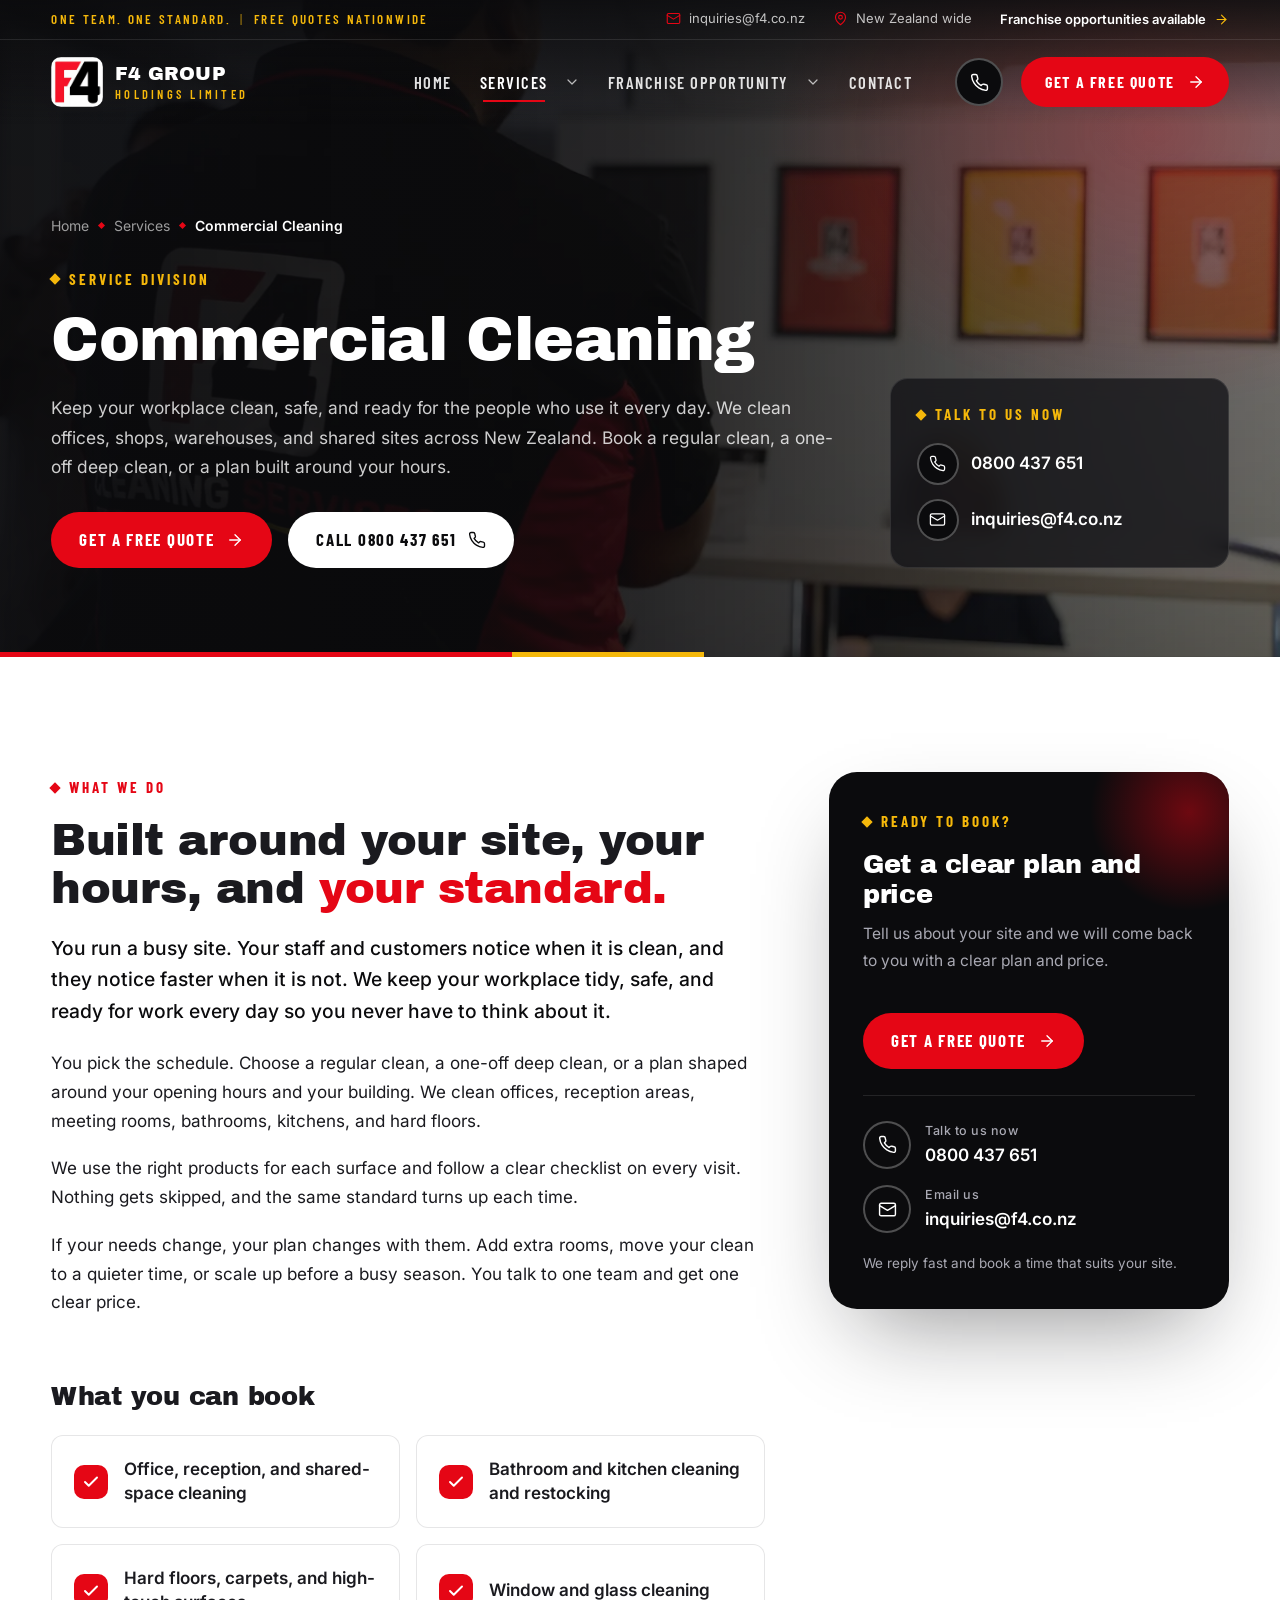
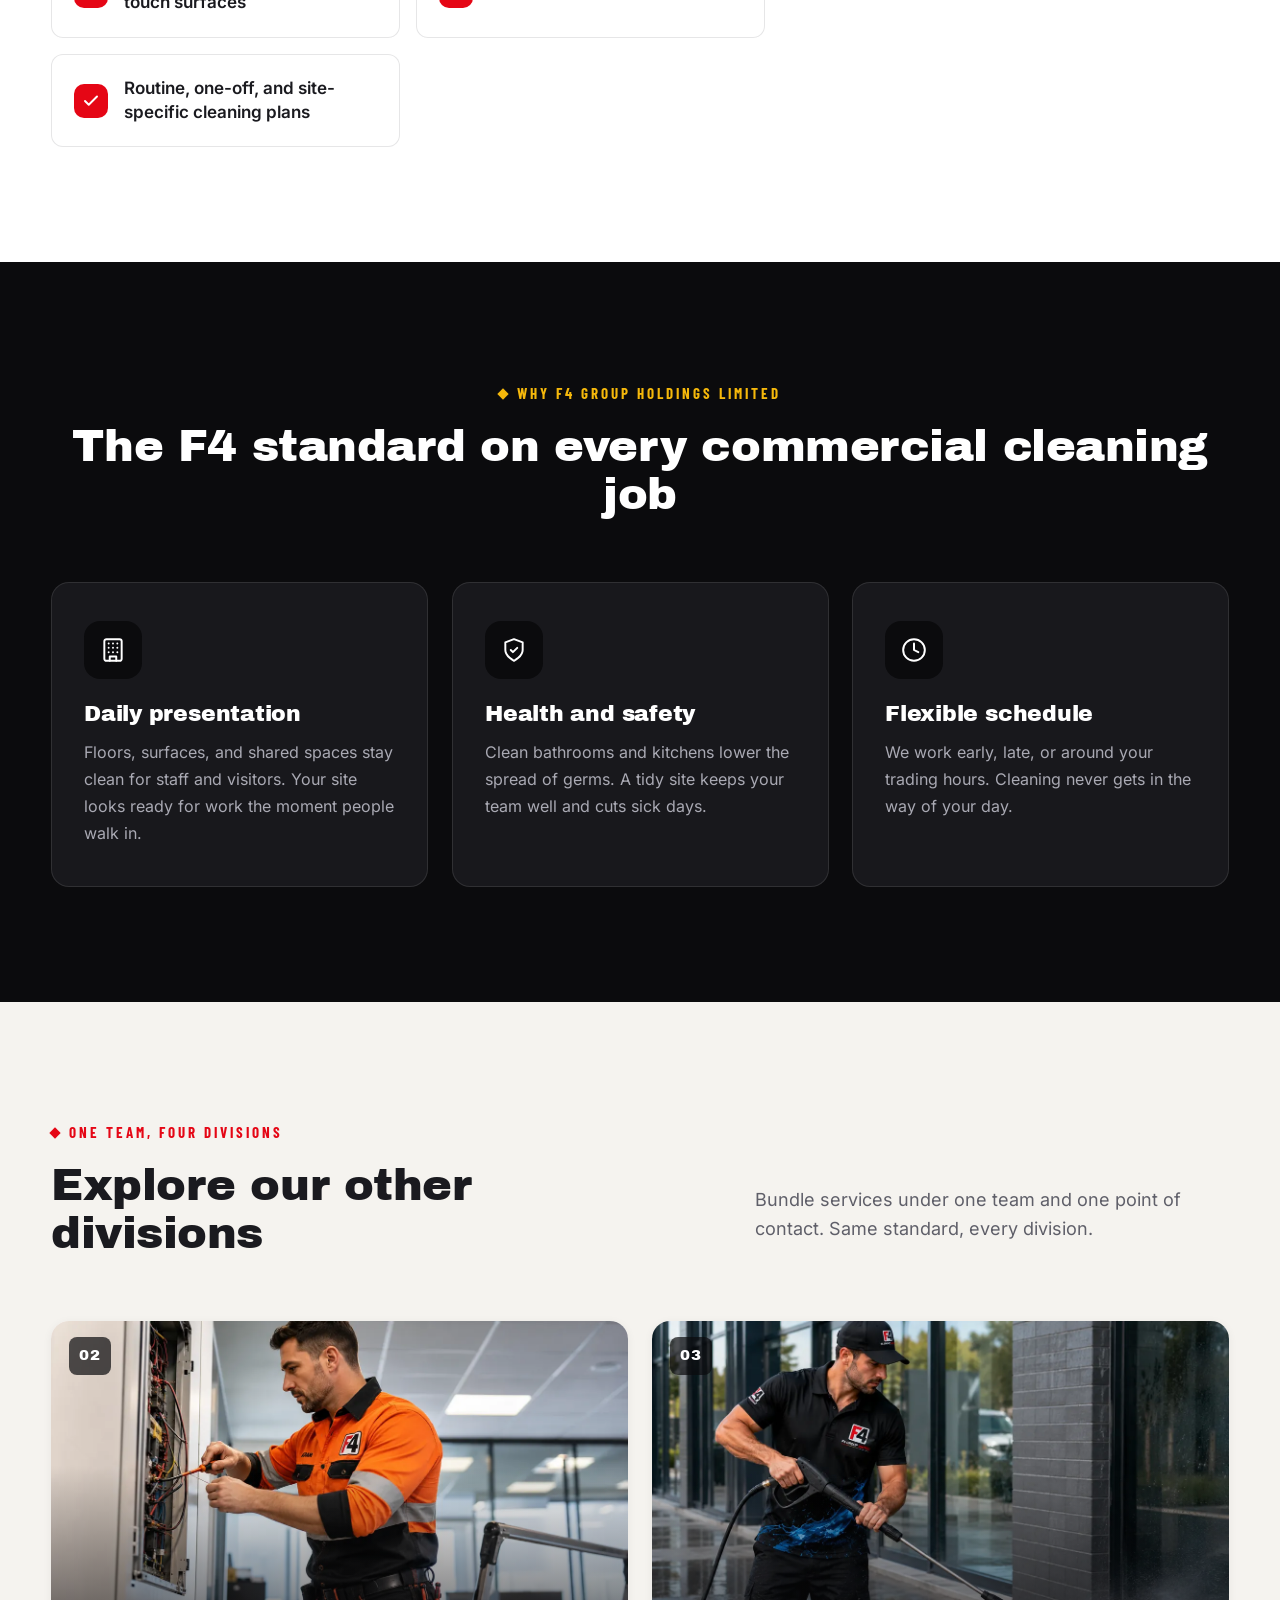
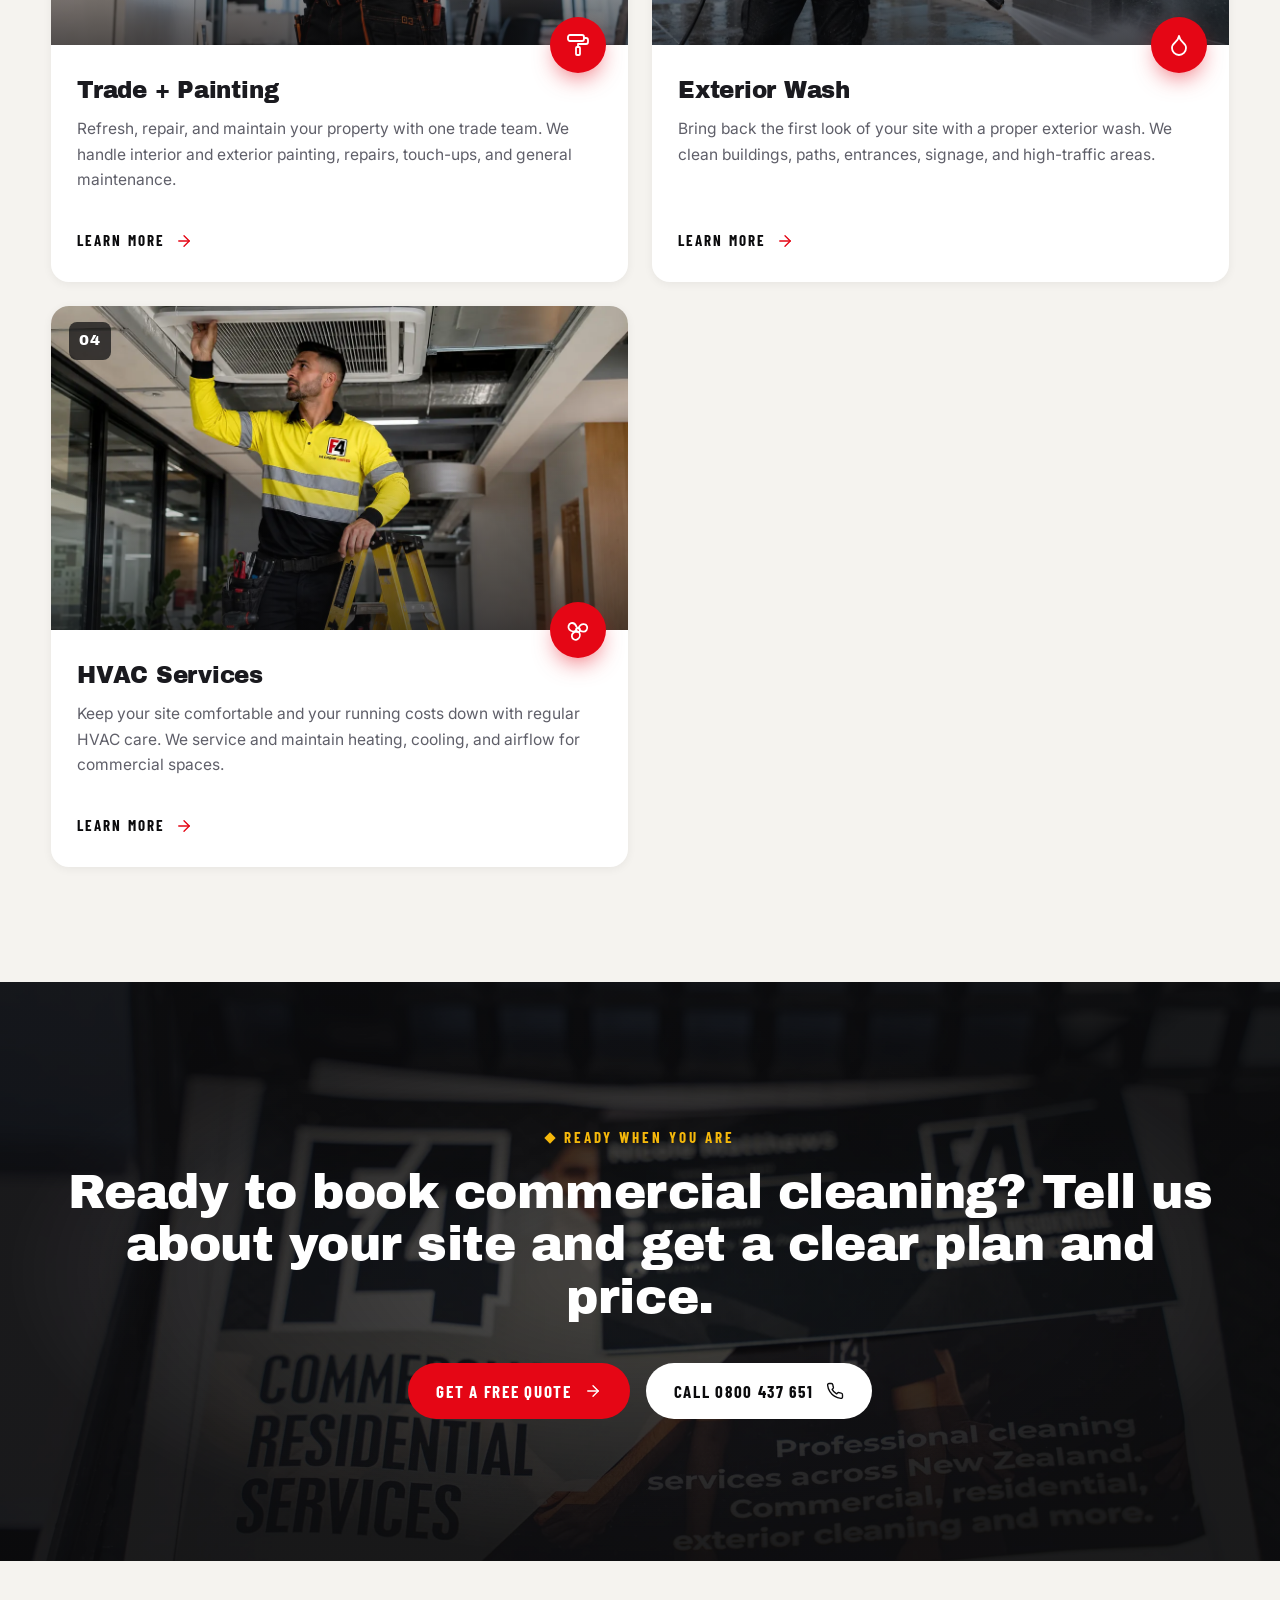
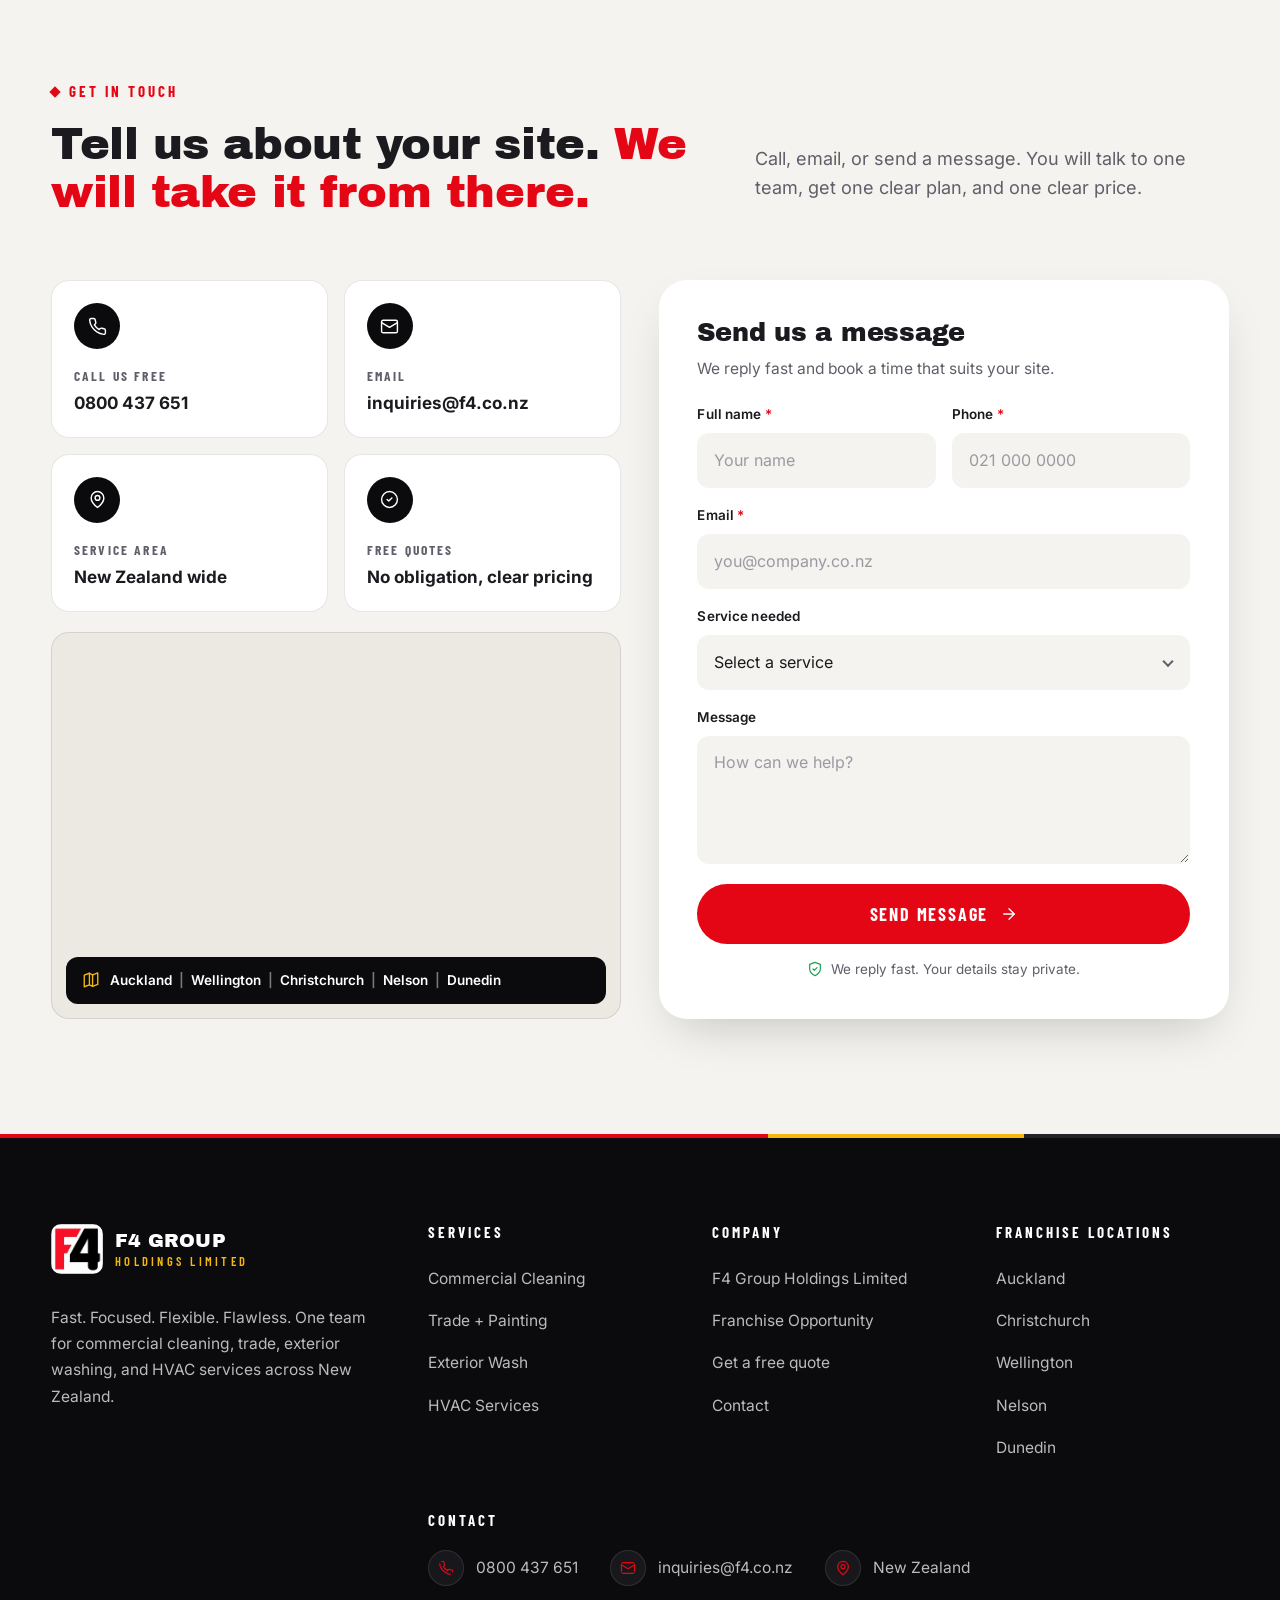
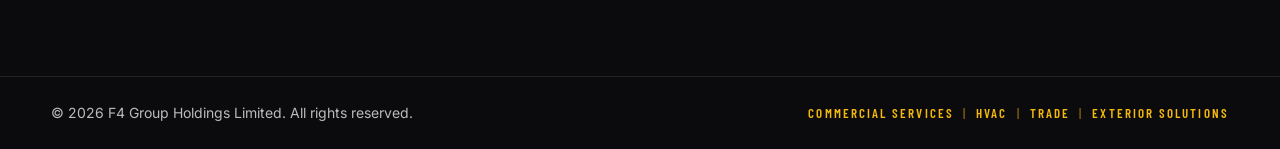
<file: docs/services-commercial-cleaning.html>
<!doctype html>
<html lang="en-US">
<head>
	<meta charset="UTF-8">
	<meta name="viewport" content="width=device-width, initial-scale=1, viewport-fit=cover">
	<title>Commercial Cleaning | F4 Group Holdings Limited</title>
<meta name='robots' content='noindex, nofollow' />
<script>document.documentElement.classList.add('js');</script>
<link rel="preload" href="assets/fonts/archivo-black-latin-400-normal.woff2" as="font" type="font/woff2" crossorigin>
<link rel="preload" href="assets/fonts/inter-latin-400-normal.woff2" as="font" type="font/woff2" crossorigin>
<link rel="preload" href="assets/img/hero.webp" as="image" fetchpriority="high">
<meta name="theme-color" content="#0b0b0d">
<style id='classic-theme-styles-inline-css'>
/*! This file is auto-generated */
.wp-block-button__link{color:#fff;background-color:#32373c;border-radius:9999px;box-shadow:none;text-decoration:none;padding:calc(.667em + 2px) calc(1.333em + 2px);font-size:1.125em}.wp-block-file__button{background:#32373c;color:#fff;text-decoration:none}
</style>
<style id='global-styles-inline-css'>
:root{--wp--preset--aspect-ratio--square: 1;--wp--preset--aspect-ratio--4-3: 4/3;--wp--preset--aspect-ratio--3-4: 3/4;--wp--preset--aspect-ratio--3-2: 3/2;--wp--preset--aspect-ratio--2-3: 2/3;--wp--preset--aspect-ratio--16-9: 16/9;--wp--preset--aspect-ratio--9-16: 9/16;--wp--preset--color--black: #000000;--wp--preset--color--cyan-bluish-gray: #abb8c3;--wp--preset--color--white: #ffffff;--wp--preset--color--pale-pink: #f78da7;--wp--preset--color--vivid-red: #cf2e2e;--wp--preset--color--luminous-vivid-orange: #ff6900;--wp--preset--color--luminous-vivid-amber: #fcb900;--wp--preset--color--light-green-cyan: #7bdcb5;--wp--preset--color--vivid-green-cyan: #00d084;--wp--preset--color--pale-cyan-blue: #8ed1fc;--wp--preset--color--vivid-cyan-blue: #0693e3;--wp--preset--color--vivid-purple: #9b51e0;--wp--preset--gradient--vivid-cyan-blue-to-vivid-purple: linear-gradient(135deg,rgba(6,147,227,1) 0%,rgb(155,81,224) 100%);--wp--preset--gradient--light-green-cyan-to-vivid-green-cyan: linear-gradient(135deg,rgb(122,220,180) 0%,rgb(0,208,130) 100%);--wp--preset--gradient--luminous-vivid-amber-to-luminous-vivid-orange: linear-gradient(135deg,rgba(252,185,0,1) 0%,rgba(255,105,0,1) 100%);--wp--preset--gradient--luminous-vivid-orange-to-vivid-red: linear-gradient(135deg,rgba(255,105,0,1) 0%,rgb(207,46,46) 100%);--wp--preset--gradient--very-light-gray-to-cyan-bluish-gray: linear-gradient(135deg,rgb(238,238,238) 0%,rgb(169,184,195) 100%);--wp--preset--gradient--cool-to-warm-spectrum: linear-gradient(135deg,rgb(74,234,220) 0%,rgb(151,120,209) 20%,rgb(207,42,186) 40%,rgb(238,44,130) 60%,rgb(251,105,98) 80%,rgb(254,248,76) 100%);--wp--preset--gradient--blush-light-purple: linear-gradient(135deg,rgb(255,206,236) 0%,rgb(152,150,240) 100%);--wp--preset--gradient--blush-bordeaux: linear-gradient(135deg,rgb(254,205,165) 0%,rgb(254,45,45) 50%,rgb(107,0,62) 100%);--wp--preset--gradient--luminous-dusk: linear-gradient(135deg,rgb(255,203,112) 0%,rgb(199,81,192) 50%,rgb(65,88,208) 100%);--wp--preset--gradient--pale-ocean: linear-gradient(135deg,rgb(255,245,203) 0%,rgb(182,227,212) 50%,rgb(51,167,181) 100%);--wp--preset--gradient--electric-grass: linear-gradient(135deg,rgb(202,248,128) 0%,rgb(113,206,126) 100%);--wp--preset--gradient--midnight: linear-gradient(135deg,rgb(2,3,129) 0%,rgb(40,116,252) 100%);--wp--preset--font-size--small: 13px;--wp--preset--font-size--medium: 20px;--wp--preset--font-size--large: 36px;--wp--preset--font-size--x-large: 42px;--wp--preset--spacing--20: 0.44rem;--wp--preset--spacing--30: 0.67rem;--wp--preset--spacing--40: 1rem;--wp--preset--spacing--50: 1.5rem;--wp--preset--spacing--60: 2.25rem;--wp--preset--spacing--70: 3.38rem;--wp--preset--spacing--80: 5.06rem;--wp--preset--shadow--natural: 6px 6px 9px rgba(0, 0, 0, 0.2);--wp--preset--shadow--deep: 12px 12px 50px rgba(0, 0, 0, 0.4);--wp--preset--shadow--sharp: 6px 6px 0px rgba(0, 0, 0, 0.2);--wp--preset--shadow--outlined: 6px 6px 0px -3px rgba(255, 255, 255, 1), 6px 6px rgba(0, 0, 0, 1);--wp--preset--shadow--crisp: 6px 6px 0px rgba(0, 0, 0, 1);}:where(.is-layout-flex){gap: 0.5em;}:where(.is-layout-grid){gap: 0.5em;}body .is-layout-flex{display: flex;}.is-layout-flex{flex-wrap: wrap;align-items: center;}.is-layout-flex > :is(*, div){margin: 0;}body .is-layout-grid{display: grid;}.is-layout-grid > :is(*, div){margin: 0;}:where(.wp-block-columns.is-layout-flex){gap: 2em;}:where(.wp-block-columns.is-layout-grid){gap: 2em;}:where(.wp-block-post-template.is-layout-flex){gap: 1.25em;}:where(.wp-block-post-template.is-layout-grid){gap: 1.25em;}.has-black-color{color: var(--wp--preset--color--black) !important;}.has-cyan-bluish-gray-color{color: var(--wp--preset--color--cyan-bluish-gray) !important;}.has-white-color{color: var(--wp--preset--color--white) !important;}.has-pale-pink-color{color: var(--wp--preset--color--pale-pink) !important;}.has-vivid-red-color{color: var(--wp--preset--color--vivid-red) !important;}.has-luminous-vivid-orange-color{color: var(--wp--preset--color--luminous-vivid-orange) !important;}.has-luminous-vivid-amber-color{color: var(--wp--preset--color--luminous-vivid-amber) !important;}.has-light-green-cyan-color{color: var(--wp--preset--color--light-green-cyan) !important;}.has-vivid-green-cyan-color{color: var(--wp--preset--color--vivid-green-cyan) !important;}.has-pale-cyan-blue-color{color: var(--wp--preset--color--pale-cyan-blue) !important;}.has-vivid-cyan-blue-color{color: var(--wp--preset--color--vivid-cyan-blue) !important;}.has-vivid-purple-color{color: var(--wp--preset--color--vivid-purple) !important;}.has-black-background-color{background-color: var(--wp--preset--color--black) !important;}.has-cyan-bluish-gray-background-color{background-color: var(--wp--preset--color--cyan-bluish-gray) !important;}.has-white-background-color{background-color: var(--wp--preset--color--white) !important;}.has-pale-pink-background-color{background-color: var(--wp--preset--color--pale-pink) !important;}.has-vivid-red-background-color{background-color: var(--wp--preset--color--vivid-red) !important;}.has-luminous-vivid-orange-background-color{background-color: var(--wp--preset--color--luminous-vivid-orange) !important;}.has-luminous-vivid-amber-background-color{background-color: var(--wp--preset--color--luminous-vivid-amber) !important;}.has-light-green-cyan-background-color{background-color: var(--wp--preset--color--light-green-cyan) !important;}.has-vivid-green-cyan-background-color{background-color: var(--wp--preset--color--vivid-green-cyan) !important;}.has-pale-cyan-blue-background-color{background-color: var(--wp--preset--color--pale-cyan-blue) !important;}.has-vivid-cyan-blue-background-color{background-color: var(--wp--preset--color--vivid-cyan-blue) !important;}.has-vivid-purple-background-color{background-color: var(--wp--preset--color--vivid-purple) !important;}.has-black-border-color{border-color: var(--wp--preset--color--black) !important;}.has-cyan-bluish-gray-border-color{border-color: var(--wp--preset--color--cyan-bluish-gray) !important;}.has-white-border-color{border-color: var(--wp--preset--color--white) !important;}.has-pale-pink-border-color{border-color: var(--wp--preset--color--pale-pink) !important;}.has-vivid-red-border-color{border-color: var(--wp--preset--color--vivid-red) !important;}.has-luminous-vivid-orange-border-color{border-color: var(--wp--preset--color--luminous-vivid-orange) !important;}.has-luminous-vivid-amber-border-color{border-color: var(--wp--preset--color--luminous-vivid-amber) !important;}.has-light-green-cyan-border-color{border-color: var(--wp--preset--color--light-green-cyan) !important;}.has-vivid-green-cyan-border-color{border-color: var(--wp--preset--color--vivid-green-cyan) !important;}.has-pale-cyan-blue-border-color{border-color: var(--wp--preset--color--pale-cyan-blue) !important;}.has-vivid-cyan-blue-border-color{border-color: var(--wp--preset--color--vivid-cyan-blue) !important;}.has-vivid-purple-border-color{border-color: var(--wp--preset--color--vivid-purple) !important;}.has-vivid-cyan-blue-to-vivid-purple-gradient-background{background: var(--wp--preset--gradient--vivid-cyan-blue-to-vivid-purple) !important;}.has-light-green-cyan-to-vivid-green-cyan-gradient-background{background: var(--wp--preset--gradient--light-green-cyan-to-vivid-green-cyan) !important;}.has-luminous-vivid-amber-to-luminous-vivid-orange-gradient-background{background: var(--wp--preset--gradient--luminous-vivid-amber-to-luminous-vivid-orange) !important;}.has-luminous-vivid-orange-to-vivid-red-gradient-background{background: var(--wp--preset--gradient--luminous-vivid-orange-to-vivid-red) !important;}.has-very-light-gray-to-cyan-bluish-gray-gradient-background{background: var(--wp--preset--gradient--very-light-gray-to-cyan-bluish-gray) !important;}.has-cool-to-warm-spectrum-gradient-background{background: var(--wp--preset--gradient--cool-to-warm-spectrum) !important;}.has-blush-light-purple-gradient-background{background: var(--wp--preset--gradient--blush-light-purple) !important;}.has-blush-bordeaux-gradient-background{background: var(--wp--preset--gradient--blush-bordeaux) !important;}.has-luminous-dusk-gradient-background{background: var(--wp--preset--gradient--luminous-dusk) !important;}.has-pale-ocean-gradient-background{background: var(--wp--preset--gradient--pale-ocean) !important;}.has-electric-grass-gradient-background{background: var(--wp--preset--gradient--electric-grass) !important;}.has-midnight-gradient-background{background: var(--wp--preset--gradient--midnight) !important;}.has-small-font-size{font-size: var(--wp--preset--font-size--small) !important;}.has-medium-font-size{font-size: var(--wp--preset--font-size--medium) !important;}.has-large-font-size{font-size: var(--wp--preset--font-size--large) !important;}.has-x-large-font-size{font-size: var(--wp--preset--font-size--x-large) !important;}
:where(.wp-block-post-template.is-layout-flex){gap: 1.25em;}:where(.wp-block-post-template.is-layout-grid){gap: 1.25em;}
:where(.wp-block-columns.is-layout-flex){gap: 2em;}:where(.wp-block-columns.is-layout-grid){gap: 2em;}
:root :where(.wp-block-pullquote){font-size: 1.5em;line-height: 1.6;}
</style>
<link rel='stylesheet' id='f4-main-css' href='assets/css/main.css' media='all' />
<style>
html { color-scheme: light; }
.map-static { position: absolute; inset: 0; display: grid; place-items: center; text-align: center; padding: 24px 24px 80px;
  background: radial-gradient(circle at 30% 40%, rgba(229,6,21,.12), transparent 60%), repeating-linear-gradient(0deg, #e8e5df 0 1px, transparent 1px 40px), repeating-linear-gradient(90deg, #e8e5df 0 1px, transparent 1px 40px), #f1eee9; color: #1a1a1f; }
.map-static__inner { display: grid; gap: 6px; max-width: 320px; }
.map-static strong { font-family: "Archivo Black", sans-serif; font-weight: 400; font-size: 20px; }
.map-static span span, .map-static__inner > span { font-size: 14px; color: #5f5f69; }
</style>
</head>
<body class="page-template page-template-page-templates page-template-template-service page-template-page-templatestemplate-service-php page page-id-8 page-child parent-pageid-7 wp-embed-responsive is-inner">
<a class="skip-link" href="#main">Skip to content</a>
<div class="scroll-progress" aria-hidden="true"><span></span></div>

<header class="site-header" data-header>
	<div class="topbar">
		<div class="container topbar__inner">
			<p class="topbar__tag">One team. One standard. <i>|</i> Free quotes nationwide</p>
			<ul class="topbar__links">
				<li><a href="mailto:inquiries@f4.co.nz"><svg class="icon icon-mail " width="24" height="24" viewBox="0 0 24 24" fill="none" stroke="currentColor" stroke-width="1.8" stroke-linecap="round" stroke-linejoin="round" aria-hidden="true" focusable="false"><rect x="2" y="4" width="20" height="16" rx="2"/><path d="m22 7-10 6L2 7"/></svg><span>inquiries@f4.co.nz</span></a></li>
				<li><span><svg class="icon icon-pin " width="24" height="24" viewBox="0 0 24 24" fill="none" stroke="currentColor" stroke-width="1.8" stroke-linecap="round" stroke-linejoin="round" aria-hidden="true" focusable="false"><path d="M20 10c0 6-8 12-8 12s-8-6-8-12a8 8 0 0 1 16 0z"/><circle cx="12" cy="10" r="3"/></svg>New Zealand wide</span></li>
				<li><a class="topbar__franchise" href="franchise-opportunity.html">Franchise opportunities available <svg class="icon icon-arrow-right " width="24" height="24" viewBox="0 0 24 24" fill="none" stroke="currentColor" stroke-width="1.8" stroke-linecap="round" stroke-linejoin="round" aria-hidden="true" focusable="false"><path d="M5 12h14"/><path d="m12 5 7 7-7 7"/></svg></a></li>
			</ul>
		</div>
	</div>

	<div class="container header-main">
		<a class="brand" href="index.html" aria-label="F4 Group Holdings Limited home">
			<img class="brand__logo" src="assets/img/logo.png" alt="F4 Group Holdings Limited" width="120" height="116">			<span class="brand__text"><strong>F4 Group</strong><small>Holdings Limited</small></span>
		</a>

		<nav class="primary-nav" id="primary-nav" aria-label="Primary" data-nav>
			<div class="primary-nav__head">
				<span class="eyebrow eyebrow--gold">Menu</span>
				<button class="nav-close" type="button" aria-label="Close menu" data-nav-close><svg class="icon icon-close " width="24" height="24" viewBox="0 0 24 24" fill="none" stroke="currentColor" stroke-width="1.8" stroke-linecap="round" stroke-linejoin="round" aria-hidden="true" focusable="false"><path d="M18 6 6 18"/><path d="m6 6 12 12"/></svg></button>
			</div>
			<ul id="menu-f4-primary" class="menu"><li id="menu-item-20" class="menu-item menu-item-type-post_type menu-item-object-page menu-item-home menu-item-20"><a href="index.html">Home</a></li>
<li id="menu-item-21" class="menu-item menu-item-type-post_type menu-item-object-page current-menu-ancestor current-menu-parent current_page_parent current_page_ancestor menu-item-has-children menu-item-21"><a href="f4-group.html">Services</a><button class="submenu-toggle" type="button" aria-expanded="false" aria-label="Show Services submenu"><svg class="icon icon-chevron-down " width="24" height="24" viewBox="0 0 24 24" fill="none" stroke="currentColor" stroke-width="1.8" stroke-linecap="round" stroke-linejoin="round" aria-hidden="true" focusable="false"><path d="m6 9 6 6 6-6"/></svg></button>
<ul class="sub-menu">
	<li id="menu-item-22" class="menu-item menu-item-type-post_type menu-item-object-page current-menu-item page_item page-item-8 current_page_item menu-item-22"><a href="services-commercial-cleaning.html" aria-current="page">Commercial Cleaning</a></li>
	<li id="menu-item-23" class="menu-item menu-item-type-post_type menu-item-object-page menu-item-23"><a href="services-trade-painting.html">Trade + Painting</a></li>
	<li id="menu-item-24" class="menu-item menu-item-type-post_type menu-item-object-page menu-item-24"><a href="services-exterior-wash.html">Exterior Wash</a></li>
	<li id="menu-item-25" class="menu-item menu-item-type-post_type menu-item-object-page menu-item-25"><a href="services-hvac-services.html">HVAC Services</a></li>
</ul>
</li>
<li id="menu-item-26" class="menu-item menu-item-type-post_type menu-item-object-page menu-item-has-children menu-item-26"><a href="franchise-opportunity.html">Franchise Opportunity</a><button class="submenu-toggle" type="button" aria-expanded="false" aria-label="Show Franchise Opportunity submenu"><svg class="icon icon-chevron-down " width="24" height="24" viewBox="0 0 24 24" fill="none" stroke="currentColor" stroke-width="1.8" stroke-linecap="round" stroke-linejoin="round" aria-hidden="true" focusable="false"><path d="m6 9 6 6 6-6"/></svg></button>
<ul class="sub-menu">
	<li id="menu-item-27" class="menu-item menu-item-type-post_type menu-item-object-page menu-item-27"><a href="franchise-auckland.html">Auckland</a></li>
	<li id="menu-item-28" class="menu-item menu-item-type-post_type menu-item-object-page menu-item-28"><a href="franchise-christchurch.html">Christchurch</a></li>
	<li id="menu-item-29" class="menu-item menu-item-type-post_type menu-item-object-page menu-item-29"><a href="franchise-wellington.html">Wellington</a></li>
	<li id="menu-item-30" class="menu-item menu-item-type-post_type menu-item-object-page menu-item-30"><a href="franchise-nelson.html">Nelson</a></li>
	<li id="menu-item-31" class="menu-item menu-item-type-post_type menu-item-object-page menu-item-31"><a href="franchise-dunedin.html">Dunedin</a></li>
</ul>
</li>
<li id="menu-item-32" class="menu-item menu-item-type-post_type menu-item-object-page menu-item-32"><a href="contact.html">Contact</a></li>
</ul>			<div class="primary-nav__foot">
				<a class="btn btn--red" href="quote.html" ><span>Get a free quote</span><svg class="icon icon-arrow-right " width="24" height="24" viewBox="0 0 24 24" fill="none" stroke="currentColor" stroke-width="1.8" stroke-linecap="round" stroke-linejoin="round" aria-hidden="true" focusable="false"><path d="M5 12h14"/><path d="m12 5 7 7-7 7"/></svg></a>				<a class="nav-contact" href="tel:0800437651"><svg class="icon icon-phone " width="24" height="24" viewBox="0 0 24 24" fill="none" stroke="currentColor" stroke-width="1.8" stroke-linecap="round" stroke-linejoin="round" aria-hidden="true" focusable="false"><path d="M22 16.92v3a2 2 0 0 1-2.18 2 19.8 19.8 0 0 1-8.63-3.07 19.5 19.5 0 0 1-6-6A19.8 19.8 0 0 1 2.12 4.18 2 2 0 0 1 4.11 2h3a2 2 0 0 1 2 1.72c.13.96.36 1.9.7 2.81a2 2 0 0 1-.45 2.11L8.09 9.91a16 16 0 0 0 6 6l1.27-1.27a2 2 0 0 1 2.11-.45c.91.34 1.85.57 2.81.7A2 2 0 0 1 22 16.92z"/></svg><span>0800 437 651</span></a>
				<a class="nav-contact" href="mailto:inquiries@f4.co.nz"><svg class="icon icon-mail " width="24" height="24" viewBox="0 0 24 24" fill="none" stroke="currentColor" stroke-width="1.8" stroke-linecap="round" stroke-linejoin="round" aria-hidden="true" focusable="false"><rect x="2" y="4" width="20" height="16" rx="2"/><path d="m22 7-10 6L2 7"/></svg><span>inquiries@f4.co.nz</span></a>
			</div>
		</nav>

		<div class="header-actions">
			<a class="header-call" href="tel:0800437651" aria-label="Call 0800 437 651">
				<span class="call-circle"><svg class="icon icon-phone " width="24" height="24" viewBox="0 0 24 24" fill="none" stroke="currentColor" stroke-width="1.8" stroke-linecap="round" stroke-linejoin="round" aria-hidden="true" focusable="false"><path d="M22 16.92v3a2 2 0 0 1-2.18 2 19.8 19.8 0 0 1-8.63-3.07 19.5 19.5 0 0 1-6-6A19.8 19.8 0 0 1 2.12 4.18 2 2 0 0 1 4.11 2h3a2 2 0 0 1 2 1.72c.13.96.36 1.9.7 2.81a2 2 0 0 1-.45 2.11L8.09 9.91a16 16 0 0 0 6 6l1.27-1.27a2 2 0 0 1 2.11-.45c.91.34 1.85.57 2.81.7A2 2 0 0 1 22 16.92z"/></svg></span>
				<span class="header-call__text"><small>Call us free</small><strong>0800 437 651</strong></span>
			</a>
			<a class="btn btn--red" href="quote.html" data-cta="header"><span>Get a free quote</span><svg class="icon icon-arrow-right " width="24" height="24" viewBox="0 0 24 24" fill="none" stroke="currentColor" stroke-width="1.8" stroke-linecap="round" stroke-linejoin="round" aria-hidden="true" focusable="false"><path d="M5 12h14"/><path d="m12 5 7 7-7 7"/></svg></a>			<button class="nav-toggle" type="button" aria-controls="primary-nav" aria-expanded="false" aria-label="Open menu" data-nav-toggle>
				<span></span><span></span><span></span>
			</button>
		</div>
	</div>
</header>
<div class="nav-overlay" data-nav-close aria-hidden="true"></div>

<main id="main" class="site-main">
<section class="page-hero">
	<div class="page-hero__media" aria-hidden="true">
		<img src="assets/img/service-commercial-cleaning.webp" alt="" fetchpriority="high">
	</div>
	<div class="container">
		<nav class="breadcrumbs" aria-label="Breadcrumb"><ol><li><a href="index.html">Home</a></li><li><a href="services.html">Services</a></li><li aria-current="page">Commercial Cleaning</li></ol></nav>		<div class="page-hero__inner">
			<div class="page-hero__content">
									<span class="eyebrow eyebrow--gold">Service division</span>
								<h1 class="page-hero__title">Commercial Cleaning</h1>
									<p class="page-hero__lead">Keep your workplace clean, safe, and ready for the people who use it every day. We clean offices, shops, warehouses, and shared sites across New Zealand. Book a regular clean, a one-off deep clean, or a plan built around your hours.</p>
													<div class="btn-row">
						<a class="btn btn--red" href="quote.html?service=commercial-cleaning" ><span>Get a free quote</span><svg class="icon icon-arrow-right " width="24" height="24" viewBox="0 0 24 24" fill="none" stroke="currentColor" stroke-width="1.8" stroke-linecap="round" stroke-linejoin="round" aria-hidden="true" focusable="false"><path d="M5 12h14"/><path d="m12 5 7 7-7 7"/></svg></a><a class="btn btn--white" href="tel:0800437651" ><span>Call 0800 437 651</span><svg class="icon icon-phone " width="24" height="24" viewBox="0 0 24 24" fill="none" stroke="currentColor" stroke-width="1.8" stroke-linecap="round" stroke-linejoin="round" aria-hidden="true" focusable="false"><path d="M22 16.92v3a2 2 0 0 1-2.18 2 19.8 19.8 0 0 1-8.63-3.07 19.5 19.5 0 0 1-6-6A19.8 19.8 0 0 1 2.12 4.18 2 2 0 0 1 4.11 2h3a2 2 0 0 1 2 1.72c.13.96.36 1.9.7 2.81a2 2 0 0 1-.45 2.11L8.09 9.91a16 16 0 0 0 6 6l1.27-1.27a2 2 0 0 1 2.11-.45c.91.34 1.85.57 2.81.7A2 2 0 0 1 22 16.92z"/></svg></a>					</div>
							</div>
							<div class="page-hero__aside">
					<span class="eyebrow eyebrow--gold">Talk to us now</span>
					<a href="tel:0800437651"><span class="call-circle"><svg class="icon icon-phone " width="24" height="24" viewBox="0 0 24 24" fill="none" stroke="currentColor" stroke-width="1.8" stroke-linecap="round" stroke-linejoin="round" aria-hidden="true" focusable="false"><path d="M22 16.92v3a2 2 0 0 1-2.18 2 19.8 19.8 0 0 1-8.63-3.07 19.5 19.5 0 0 1-6-6A19.8 19.8 0 0 1 2.12 4.18 2 2 0 0 1 4.11 2h3a2 2 0 0 1 2 1.72c.13.96.36 1.9.7 2.81a2 2 0 0 1-.45 2.11L8.09 9.91a16 16 0 0 0 6 6l1.27-1.27a2 2 0 0 1 2.11-.45c.91.34 1.85.57 2.81.7A2 2 0 0 1 22 16.92z"/></svg></span><span>0800 437 651</span></a>
					<a href="mailto:inquiries@f4.co.nz"><span class="call-circle"><svg class="icon icon-mail " width="24" height="24" viewBox="0 0 24 24" fill="none" stroke="currentColor" stroke-width="1.8" stroke-linecap="round" stroke-linejoin="round" aria-hidden="true" focusable="false"><rect x="2" y="4" width="20" height="16" rx="2"/><path d="m22 7-10 6L2 7"/></svg></span><span>inquiries@f4.co.nz</span></a>
				</div>
					</div>
	</div>
</section>

<section class="section service-intro">
	<div class="container content-layout">
		<div class="service-intro__body">
			<div data-reveal>
				<span class="eyebrow ">What we do</span>				<h2 class="h2">Built around your site, your hours, and <span class="text-red">your standard.</span></h2>
									<p>You run a busy site. Your staff and customers notice when it is clean, and they notice faster when it is not. We keep your workplace tidy, safe, and ready for work every day so you never have to think about it.</p>
									<p>You pick the schedule. Choose a regular clean, a one-off deep clean, or a plan shaped around your opening hours and your building. We clean offices, reception areas, meeting rooms, bathrooms, kitchens, and hard floors.</p>
									<p>We use the right products for each surface and follow a clear checklist on every visit. Nothing gets skipped, and the same standard turns up each time.</p>
									<p>If your needs change, your plan changes with them. Add extra rooms, move your clean to a quieter time, or scale up before a busy season. You talk to one team and get one clear price.</p>
							</div>

			
			<div class="book-block" data-reveal>
				<h3 class="h3">What you can book</h3>
				<ul class="tiles">
											<li class="tile"><svg class="icon icon-check " width="24" height="24" viewBox="0 0 24 24" fill="none" stroke="currentColor" stroke-width="1.8" stroke-linecap="round" stroke-linejoin="round" aria-hidden="true" focusable="false"><path d="M20 6 9 17l-5-5"/></svg><span>Office, reception, and shared-space cleaning</span></li>
											<li class="tile"><svg class="icon icon-check " width="24" height="24" viewBox="0 0 24 24" fill="none" stroke="currentColor" stroke-width="1.8" stroke-linecap="round" stroke-linejoin="round" aria-hidden="true" focusable="false"><path d="M20 6 9 17l-5-5"/></svg><span>Bathroom and kitchen cleaning and restocking</span></li>
											<li class="tile"><svg class="icon icon-check " width="24" height="24" viewBox="0 0 24 24" fill="none" stroke="currentColor" stroke-width="1.8" stroke-linecap="round" stroke-linejoin="round" aria-hidden="true" focusable="false"><path d="M20 6 9 17l-5-5"/></svg><span>Hard floors, carpets, and high-touch surfaces</span></li>
											<li class="tile"><svg class="icon icon-check " width="24" height="24" viewBox="0 0 24 24" fill="none" stroke="currentColor" stroke-width="1.8" stroke-linecap="round" stroke-linejoin="round" aria-hidden="true" focusable="false"><path d="M20 6 9 17l-5-5"/></svg><span>Window and glass cleaning</span></li>
											<li class="tile"><svg class="icon icon-check " width="24" height="24" viewBox="0 0 24 24" fill="none" stroke="currentColor" stroke-width="1.8" stroke-linecap="round" stroke-linejoin="round" aria-hidden="true" focusable="false"><path d="M20 6 9 17l-5-5"/></svg><span>Routine, one-off, and site-specific cleaning plans</span></li>
									</ul>
			</div>
		</div>

		<aside class="sticky-card" data-reveal="right">
			<div class="side-card">
				<span class="eyebrow eyebrow--gold">Ready to book?</span>
				<h3 class="h3">Get a clear plan and price</h3>
				<p>Tell us about your site and we will come back to you with a clear plan and price.</p>
				<a class="btn btn--red" href="quote.html?service=commercial-cleaning" ><span>Get a free quote</span><svg class="icon icon-arrow-right " width="24" height="24" viewBox="0 0 24 24" fill="none" stroke="currentColor" stroke-width="1.8" stroke-linecap="round" stroke-linejoin="round" aria-hidden="true" focusable="false"><path d="M5 12h14"/><path d="m12 5 7 7-7 7"/></svg></a>				<div class="side-card__contact">
					<a href="tel:0800437651"><span class="call-circle"><svg class="icon icon-phone " width="24" height="24" viewBox="0 0 24 24" fill="none" stroke="currentColor" stroke-width="1.8" stroke-linecap="round" stroke-linejoin="round" aria-hidden="true" focusable="false"><path d="M22 16.92v3a2 2 0 0 1-2.18 2 19.8 19.8 0 0 1-8.63-3.07 19.5 19.5 0 0 1-6-6A19.8 19.8 0 0 1 2.12 4.18 2 2 0 0 1 4.11 2h3a2 2 0 0 1 2 1.72c.13.96.36 1.9.7 2.81a2 2 0 0 1-.45 2.11L8.09 9.91a16 16 0 0 0 6 6l1.27-1.27a2 2 0 0 1 2.11-.45c.91.34 1.85.57 2.81.7A2 2 0 0 1 22 16.92z"/></svg></span><span><small>Talk to us now</small>0800 437 651</span></a>
					<a href="mailto:inquiries@f4.co.nz"><span class="call-circle"><svg class="icon icon-mail " width="24" height="24" viewBox="0 0 24 24" fill="none" stroke="currentColor" stroke-width="1.8" stroke-linecap="round" stroke-linejoin="round" aria-hidden="true" focusable="false"><rect x="2" y="4" width="20" height="16" rx="2"/><path d="m22 7-10 6L2 7"/></svg></span><span><small>Email us</small>inquiries@f4.co.nz</span></a>
				</div>
				<p class="side-card__note">We reply fast and book a time that suits your site.</p>
			</div>
		</aside>
	</div>
</section>

<section class="section section--dark">
	<div class="container">
		<div class="section-head section-head--center" data-reveal>
			<span class="eyebrow eyebrow--gold">Why F4 Group Holdings Limited</span>			<h2 class="h2">The F4 standard on every commercial cleaning job</h2>
		</div>
		<div class="feature-grid">
							<article class="feature-card" data-reveal data-delay="0">
					<span class="feature-card__icon"><svg class="icon icon-building " width="24" height="24" viewBox="0 0 24 24" fill="none" stroke="currentColor" stroke-width="1.8" stroke-linecap="round" stroke-linejoin="round" aria-hidden="true" focusable="false"><rect x="4" y="2" width="16" height="20" rx="2"/><path d="M9 22v-4h6v4"/><path d="M8 6h.01M16 6h.01M12 6h.01M12 10h.01M12 14h.01M16 10h.01M16 14h.01M8 10h.01M8 14h.01"/></svg></span>
					<h3>Daily presentation</h3>
					<p>Floors, surfaces, and shared spaces stay clean for staff and visitors. Your site looks ready for work the moment people walk in.</p>
				</article>
							<article class="feature-card" data-reveal data-delay="1">
					<span class="feature-card__icon"><svg class="icon icon-shield " width="24" height="24" viewBox="0 0 24 24" fill="none" stroke="currentColor" stroke-width="1.8" stroke-linecap="round" stroke-linejoin="round" aria-hidden="true" focusable="false"><path d="M12 22s8-4 8-10V5l-8-3-8 3v7c0 6 8 10 8 10z"/><path d="m9 12 2 2 4-4"/></svg></span>
					<h3>Health and safety</h3>
					<p>Clean bathrooms and kitchens lower the spread of germs. A tidy site keeps your team well and cuts sick days.</p>
				</article>
							<article class="feature-card" data-reveal data-delay="2">
					<span class="feature-card__icon"><svg class="icon icon-clock " width="24" height="24" viewBox="0 0 24 24" fill="none" stroke="currentColor" stroke-width="1.8" stroke-linecap="round" stroke-linejoin="round" aria-hidden="true" focusable="false"><circle cx="12" cy="12" r="10"/><path d="M12 6v6l4 2"/></svg></span>
					<h3>Flexible schedule</h3>
					<p>We work early, late, or around your trading hours. Cleaning never gets in the way of your day.</p>
				</article>
					</div>
	</div>
</section>

<section class="section section--paper">
	<div class="container">
		<div class="section-head section-head--split" data-reveal>
			<div>
				<span class="eyebrow ">One team, four divisions</span>				<h2 class="h2">Explore our other divisions</h2>
			</div>
			<p class="lead">Bundle services under one team and one point of contact. Same standard, every division.</p>
		</div>
		<div class="service-grid service-grid--3">
			<a class="service-card" href="services-trade-painting.html" data-reveal data-delay="1">
			<div class="service-card__media">
				<img src="assets/img/service-trade-painting.webp" alt="F4 Group Holdings Limited Trade + Painting" loading="lazy" width="800" height="450">
				<span class="service-card__num">02</span>
			</div>
			<div class="service-card__body">
				<span class="service-card__icon"><svg class="icon icon-roller " width="24" height="24" viewBox="0 0 24 24" fill="none" stroke="currentColor" stroke-width="1.8" stroke-linecap="round" stroke-linejoin="round" aria-hidden="true" focusable="false"><rect x="2" y="2" width="16" height="6" rx="2"/><path d="M18 5h2a2 2 0 0 1 2 2v2a2 2 0 0 1-2 2h-8v3"/><rect x="10" y="14" width="4" height="8" rx="1"/></svg></span>
				<h3 class="service-card__title">Trade + Painting</h3>
				<p>Refresh, repair, and maintain your property with one trade team. We handle interior and exterior painting, repairs, touch-ups, and general maintenance.</p>
				<span class="service-card__more">Learn more <svg class="icon icon-arrow-right " width="24" height="24" viewBox="0 0 24 24" fill="none" stroke="currentColor" stroke-width="1.8" stroke-linecap="round" stroke-linejoin="round" aria-hidden="true" focusable="false"><path d="M5 12h14"/><path d="m12 5 7 7-7 7"/></svg></span>
			</div>
		</a>
			<a class="service-card" href="services-exterior-wash.html" data-reveal data-delay="2">
			<div class="service-card__media">
				<img src="assets/img/service-exterior-wash.webp" alt="F4 Group Holdings Limited Exterior Wash" loading="lazy" width="800" height="450">
				<span class="service-card__num">03</span>
			</div>
			<div class="service-card__body">
				<span class="service-card__icon"><svg class="icon icon-droplet " width="24" height="24" viewBox="0 0 24 24" fill="none" stroke="currentColor" stroke-width="1.8" stroke-linecap="round" stroke-linejoin="round" aria-hidden="true" focusable="false"><path d="M12 22a7 7 0 0 0 7-7c0-2-1-3.9-3-5.5S12.5 5.5 12 3c-.5 2.5-2 4.9-4 6.5S5 13 5 15a7 7 0 0 0 7 7z"/></svg></span>
				<h3 class="service-card__title">Exterior Wash</h3>
				<p>Bring back the first look of your site with a proper exterior wash. We clean buildings, paths, entrances, signage, and high-traffic areas.</p>
				<span class="service-card__more">Learn more <svg class="icon icon-arrow-right " width="24" height="24" viewBox="0 0 24 24" fill="none" stroke="currentColor" stroke-width="1.8" stroke-linecap="round" stroke-linejoin="round" aria-hidden="true" focusable="false"><path d="M5 12h14"/><path d="m12 5 7 7-7 7"/></svg></span>
			</div>
		</a>
			<a class="service-card" href="services-hvac-services.html" data-reveal data-delay="3">
			<div class="service-card__media">
				<img src="assets/img/service-hvac.webp" alt="F4 Group Holdings Limited HVAC Services" loading="lazy" width="800" height="450">
				<span class="service-card__num">04</span>
			</div>
			<div class="service-card__body">
				<span class="service-card__icon"><svg class="icon icon-fan " width="24" height="24" viewBox="0 0 24 24" fill="none" stroke="currentColor" stroke-width="1.8" stroke-linecap="round" stroke-linejoin="round" aria-hidden="true" focusable="false"><path d="M10.8 12.3c-2.4 1.6-5.6 1.4-7.4-.6C1.6 9.7 2.4 6 5 5.2c2.6-.8 4.6 1.3 5.6 3.6"/><path d="M12.6 10.6c.4-2.8 2.9-4.9 5.6-4.5 2.7.3 4 3.9 2.3 6-1.7 2.2-4.5 1.6-6.6.3"/><path d="M12.9 13.9c1.6 2.4 1.1 5.6-1.1 7.2-2.2 1.6-5.6.2-5.9-2.5-.3-2.7 2-4.4 4.4-4.9"/><circle cx="12" cy="12" r="2"/></svg></span>
				<h3 class="service-card__title">HVAC Services</h3>
				<p>Keep your site comfortable and your running costs down with regular HVAC care. We service and maintain heating, cooling, and airflow for commercial spaces.</p>
				<span class="service-card__more">Learn more <svg class="icon icon-arrow-right " width="24" height="24" viewBox="0 0 24 24" fill="none" stroke="currentColor" stroke-width="1.8" stroke-linecap="round" stroke-linejoin="round" aria-hidden="true" focusable="false"><path d="M5 12h14"/><path d="m12 5 7 7-7 7"/></svg></span>
			</div>
		</a>
	</div>
	</div>
</section>

<section class="cta-band">
	<div class="cta-band__bg" aria-hidden="true">
		<img src="assets/img/ready.webp" alt="" loading="lazy" data-parallax="0.1">
	</div>
	<div class="container cta-band__inner" data-reveal="zoom">
		<span class="eyebrow eyebrow--gold">Ready when you are</span>		<h2 class="h2">Ready to book commercial cleaning? Tell us about your site and get a clear plan and price.</h2>
		<div class="btn-row btn-row--center">
			<a class="btn btn--red" href="quote.html" ><span>Get a free quote</span><svg class="icon icon-arrow-right " width="24" height="24" viewBox="0 0 24 24" fill="none" stroke="currentColor" stroke-width="1.8" stroke-linecap="round" stroke-linejoin="round" aria-hidden="true" focusable="false"><path d="M5 12h14"/><path d="m12 5 7 7-7 7"/></svg></a>			<a class="btn btn--white" href="tel:0800437651" ><span>Call 0800 437 651</span><svg class="icon icon-phone " width="24" height="24" viewBox="0 0 24 24" fill="none" stroke="currentColor" stroke-width="1.8" stroke-linecap="round" stroke-linejoin="round" aria-hidden="true" focusable="false"><path d="M22 16.92v3a2 2 0 0 1-2.18 2 19.8 19.8 0 0 1-8.63-3.07 19.5 19.5 0 0 1-6-6A19.8 19.8 0 0 1 2.12 4.18 2 2 0 0 1 4.11 2h3a2 2 0 0 1 2 1.72c.13.96.36 1.9.7 2.81a2 2 0 0 1-.45 2.11L8.09 9.91a16 16 0 0 0 6 6l1.27-1.27a2 2 0 0 1 2.11-.45c.91.34 1.85.57 2.81.7A2 2 0 0 1 22 16.92z"/></svg></a>		</div>
	</div>
</section>
<section class="section contact-section" id="contact-us">
	<div class="container">
				<div class="section-head section-head--split" data-reveal>
			<div>
				<span class="eyebrow ">Get in touch</span>				<h2 class="h2">Tell us about your site. <span class="text-red">We will take it from there.</span></h2>
			</div>
			<p class="lead">Call, email, or send a message. You will talk to one team, get one clear plan, and one clear price.</p>
		</div>
		
		<div class="contact-grid">
			<div class="contact-info" data-reveal="left">
				<div class="info-cards">
					<a class="info-card" href="tel:0800437651">
						<span class="info-card__icon"><svg class="icon icon-phone " width="24" height="24" viewBox="0 0 24 24" fill="none" stroke="currentColor" stroke-width="1.8" stroke-linecap="round" stroke-linejoin="round" aria-hidden="true" focusable="false"><path d="M22 16.92v3a2 2 0 0 1-2.18 2 19.8 19.8 0 0 1-8.63-3.07 19.5 19.5 0 0 1-6-6A19.8 19.8 0 0 1 2.12 4.18 2 2 0 0 1 4.11 2h3a2 2 0 0 1 2 1.72c.13.96.36 1.9.7 2.81a2 2 0 0 1-.45 2.11L8.09 9.91a16 16 0 0 0 6 6l1.27-1.27a2 2 0 0 1 2.11-.45c.91.34 1.85.57 2.81.7A2 2 0 0 1 22 16.92z"/></svg></span>
						<span class="info-card__label">Call us free</span>
						<strong class="info-card__value">0800 437 651</strong>
					</a>
					<a class="info-card" href="mailto:inquiries@f4.co.nz">
						<span class="info-card__icon"><svg class="icon icon-mail " width="24" height="24" viewBox="0 0 24 24" fill="none" stroke="currentColor" stroke-width="1.8" stroke-linecap="round" stroke-linejoin="round" aria-hidden="true" focusable="false"><rect x="2" y="4" width="20" height="16" rx="2"/><path d="m22 7-10 6L2 7"/></svg></span>
						<span class="info-card__label">Email</span>
						<strong class="info-card__value">inquiries@f4.co.nz</strong>
					</a>
					<div class="info-card">
						<span class="info-card__icon"><svg class="icon icon-pin " width="24" height="24" viewBox="0 0 24 24" fill="none" stroke="currentColor" stroke-width="1.8" stroke-linecap="round" stroke-linejoin="round" aria-hidden="true" focusable="false"><path d="M20 10c0 6-8 12-8 12s-8-6-8-12a8 8 0 0 1 16 0z"/><circle cx="12" cy="10" r="3"/></svg></span>
						<span class="info-card__label">Service area</span>
						<strong class="info-card__value">New Zealand wide</strong>
					</div>
										<a class="info-card" href="quote.html">
						<span class="info-card__icon"><svg class="icon icon-check-circle " width="24" height="24" viewBox="0 0 24 24" fill="none" stroke="currentColor" stroke-width="1.8" stroke-linecap="round" stroke-linejoin="round" aria-hidden="true" focusable="false"><circle cx="12" cy="12" r="10"/><path d="m9 12 2 2 4-4"/></svg></span>
						<span class="info-card__label">Free quotes</span>
						<strong class="info-card__value">No obligation, clear pricing</strong>
					</a>
									</div>
				<div class="map-wrap">
					<iframe title="F4 Group Holdings Limited service area map" src="https://maps.google.com/maps?q=New%20Zealand&#038;z=5&#038;output=embed" loading="lazy" referrerpolicy="no-referrer-when-downgrade" allowfullscreen></iframe>
					<div class="map-badge"><svg class="icon icon-map " width="24" height="24" viewBox="0 0 24 24" fill="none" stroke="currentColor" stroke-width="1.8" stroke-linecap="round" stroke-linejoin="round" aria-hidden="true" focusable="false"><path d="M14.1 5.1 9.9 3 3 5.6v15.4l6.9-2.6 4.2 2.1 6.9-2.6V2.5z"/><path d="M9.9 3v15.4"/><path d="M14.1 5.1v15.4"/></svg><span>Auckland <i>|</i> Wellington <i>|</i> Christchurch <i>|</i> Nelson <i>|</i> Dunedin</span></div>
				</div>
			</div>

			<div class="form-card" data-reveal="right">
				<div class="form-card__head">
					<h3 class="h3">Send us a message</h3>
					<p>We reply fast and book a time that suits your site.</p>
				</div>
					<form id="f4-form-contact-1" class="f4-form f4-form--contact" action="#" method="post" novalidate>
		
		<input type="hidden" name="action" value="f4_form">
		<input type="hidden" name="f4_type" value="contact">
		<input type="hidden" name="f4_id" value="f4-form-contact-1">
		<input type="hidden" name="f4_ref" value="services-commercial-cleaning.html">
		<input type="hidden" id="f4_nonce" name="f4_nonce" value="ca314bc2db" /><input type="hidden" name="_wp_http_referer" value="/services/commercial-cleaning/" />		<div class="hp-field" aria-hidden="true"><label>Leave this empty <input type="text" name="f4_website" tabindex="-1" autocomplete="off"></label></div>

		<div class="form-grid">
			<div class="field">
				<label for="f4-form-contact-1-name">Full name <span class="req">*</span></label>
				<input id="f4-form-contact-1-name" type="text" name="f4_name" autocomplete="name" required placeholder="Your name">
			</div>
			<div class="field">
				<label for="f4-form-contact-1-phone">Phone <span class="req">*</span></label>
				<input id="f4-form-contact-1-phone" type="tel" name="f4_phone" autocomplete="tel" required placeholder="021 000 0000">
			</div>
			<div class="field field--full">
				<label for="f4-form-contact-1-email">Email <span class="req">*</span></label>
				<input id="f4-form-contact-1-email" type="email" name="f4_email" autocomplete="email" required placeholder="you@company.co.nz">
			</div>

							<div class="field field--full">
					<label for="f4-form-contact-1-service">Service needed</label>
					<div class="select-wrap">
						<select id="f4-form-contact-1-service" name="f4_service" data-service-select>
							<option value="">Select a service</option>
															<option value="Commercial Cleaning" data-slug="commercial-cleaning" >Commercial Cleaning</option>
															<option value="Trade + Painting" data-slug="trade-painting" >Trade + Painting</option>
															<option value="Exterior Wash" data-slug="exterior-wash" >Exterior Wash</option>
															<option value="HVAC Services" data-slug="hvac-services" >HVAC Services</option>
														<option value="Multiple Services" data-slug="multiple">Multiple services</option>
							<option value="Franchise enquiry" data-slug="franchise">Franchise enquiry</option>
						</select>
					</div>
				</div>
			
			<div class="field field--full">
				<label for="f4-form-contact-1-message">Message</label>
				<textarea id="f4-form-contact-1-message" name="f4_message" rows="4" placeholder="How can we help?"></textarea>
			</div>

					</div>

		<button type="submit" class="btn btn--red btn--block btn--lg">
			<span>Send message</span><svg class="icon icon-arrow-right " width="24" height="24" viewBox="0 0 24 24" fill="none" stroke="currentColor" stroke-width="1.8" stroke-linecap="round" stroke-linejoin="round" aria-hidden="true" focusable="false"><path d="M5 12h14"/><path d="m12 5 7 7-7 7"/></svg>		</button>
		<p class="form-foot"><svg class="icon icon-shield " width="24" height="24" viewBox="0 0 24 24" fill="none" stroke="currentColor" stroke-width="1.8" stroke-linecap="round" stroke-linejoin="round" aria-hidden="true" focusable="false"><path d="M12 22s8-4 8-10V5l-8-3-8 3v7c0 6 8 10 8 10z"/><path d="m9 12 2 2 4-4"/></svg> <span>We reply fast. Your details stay private.</span></p>
	</form>
				</div>
		</div>
	</div>
</section>
</main>

<footer class="site-footer">
	<div class="container footer-main">
		<div class="footer-brand">
			<a class="brand brand--footer" href="index.html">
				<img class="brand__logo" src="assets/img/logo.png" alt="F4 Group Holdings Limited" width="120" height="116" loading="lazy">
				<span class="brand__text"><strong>F4 Group</strong><small>Holdings Limited</small></span>
			</a>
			<p>Fast. Focused. Flexible. Flawless. One team for commercial cleaning, trade, exterior washing, and HVAC services across New Zealand.</p>
					</div>

		<div class="footer-col">
			<h2 class="footer-title">Services</h2>
			<ul class="footer-links"><li><a href="services-commercial-cleaning.html">Commercial Cleaning</a></li><li><a href="services-trade-painting.html">Trade + Painting</a></li><li><a href="services-exterior-wash.html">Exterior Wash</a></li><li><a href="services-hvac-services.html">HVAC Services</a></li></ul>		</div>

		<div class="footer-col">
			<h2 class="footer-title">Company</h2>
			<ul class="footer-links"><li><a href="f4-group.html">F4 Group Holdings Limited</a></li><li><a href="franchise-opportunity.html">Franchise Opportunity</a></li><li><a href="quote.html">Get a free quote</a></li><li><a href="contact.html">Contact</a></li></ul>		</div>

		<div class="footer-col">
			<h2 class="footer-title">Franchise locations</h2>
			<ul class="footer-links">
									<li><a href="franchise-auckland.html">Auckland</a></li>
									<li><a href="franchise-christchurch.html">Christchurch</a></li>
									<li><a href="franchise-wellington.html">Wellington</a></li>
									<li><a href="franchise-nelson.html">Nelson</a></li>
									<li><a href="franchise-dunedin.html">Dunedin</a></li>
							</ul>
		</div>

		<div class="footer-col footer-col--contact">
			<h2 class="footer-title">Contact</h2>
			<ul class="footer-contact">
				<li><a href="tel:0800437651"><svg class="icon icon-phone " width="24" height="24" viewBox="0 0 24 24" fill="none" stroke="currentColor" stroke-width="1.8" stroke-linecap="round" stroke-linejoin="round" aria-hidden="true" focusable="false"><path d="M22 16.92v3a2 2 0 0 1-2.18 2 19.8 19.8 0 0 1-8.63-3.07 19.5 19.5 0 0 1-6-6A19.8 19.8 0 0 1 2.12 4.18 2 2 0 0 1 4.11 2h3a2 2 0 0 1 2 1.72c.13.96.36 1.9.7 2.81a2 2 0 0 1-.45 2.11L8.09 9.91a16 16 0 0 0 6 6l1.27-1.27a2 2 0 0 1 2.11-.45c.91.34 1.85.57 2.81.7A2 2 0 0 1 22 16.92z"/></svg><span>0800 437 651</span></a></li>
				<li><a href="mailto:inquiries@f4.co.nz"><svg class="icon icon-mail " width="24" height="24" viewBox="0 0 24 24" fill="none" stroke="currentColor" stroke-width="1.8" stroke-linecap="round" stroke-linejoin="round" aria-hidden="true" focusable="false"><rect x="2" y="4" width="20" height="16" rx="2"/><path d="m22 7-10 6L2 7"/></svg><span>inquiries@f4.co.nz</span></a></li>
				<li><span class="footer-contact__static"><svg class="icon icon-pin " width="24" height="24" viewBox="0 0 24 24" fill="none" stroke="currentColor" stroke-width="1.8" stroke-linecap="round" stroke-linejoin="round" aria-hidden="true" focusable="false"><path d="M20 10c0 6-8 12-8 12s-8-6-8-12a8 8 0 0 1 16 0z"/><circle cx="12" cy="10" r="3"/></svg><span>New Zealand</span></span></li>
			</ul>
		</div>
	</div>

	<div class="footer-bottom">
		<div class="container footer-bottom__inner">
			<p>&copy; 2026 F4 Group Holdings Limited. All rights reserved.</p>
			<p class="footer-bottom__tag">Commercial Services <i>|</i> HVAC <i>|</i> Trade <i>|</i> Exterior Solutions</p>
		</div>
	</div>
</footer>

<a class="mobile-call" href="tel:0800437651" data-mobile-call>
	<span class="mobile-call__icon"><svg class="icon icon-phone " width="24" height="24" viewBox="0 0 24 24" fill="none" stroke="currentColor" stroke-width="1.8" stroke-linecap="round" stroke-linejoin="round" aria-hidden="true" focusable="false"><path d="M22 16.92v3a2 2 0 0 1-2.18 2 19.8 19.8 0 0 1-8.63-3.07 19.5 19.5 0 0 1-6-6A19.8 19.8 0 0 1 2.12 4.18 2 2 0 0 1 4.11 2h3a2 2 0 0 1 2 1.72c.13.96.36 1.9.7 2.81a2 2 0 0 1-.45 2.11L8.09 9.91a16 16 0 0 0 6 6l1.27-1.27a2 2 0 0 1 2.11-.45c.91.34 1.85.57 2.81.7A2 2 0 0 1 22 16.92z"/></svg></span>
	<span>Call now</span>
</a>

<button class="to-top" type="button" aria-label="Scroll to top" data-to-top>
	<svg class="to-top__ring" viewBox="0 0 48 48" aria-hidden="true"><circle cx="24" cy="24" r="22"></circle></svg>
	<svg class="icon icon-arrow-up " width="24" height="24" viewBox="0 0 24 24" fill="none" stroke="currentColor" stroke-width="1.8" stroke-linecap="round" stroke-linejoin="round" aria-hidden="true" focusable="false"><path d="m5 12 7-7 7 7"/><path d="M12 19V5"/></svg></button>

<script src="assets/js/main.js" id="f4-main-js" defer data-wp-strategy="defer"></script>

<script>
/* Preview only: forms show a confirmation instead of submitting, and the map links out. */
document.addEventListener('submit', function (e) {
  if (e.defaultPrevented) return;
  e.preventDefault();
  var form = e.target;
  var old = form.querySelector('.form-notice'); if (old) old.remove();
  var n = document.createElement('div');
  n.className = 'form-notice form-notice--success';
  n.setAttribute('role', 'status');
  n.textContent = 'Demo site: on the live WordPress site this form emails the F4 team. Nothing was sent.';
  form.insertBefore(n, form.firstChild);
  var btn = form.querySelector('button[type=submit]');
  if (btn) { btn.removeAttribute('disabled'); var s = btn.querySelector('span'); if (s) s.textContent = 'Sent (demo)'; }
  n.scrollIntoView({ behavior: 'smooth', block: 'center' });
});
</script>

</body>
</html>
</file>
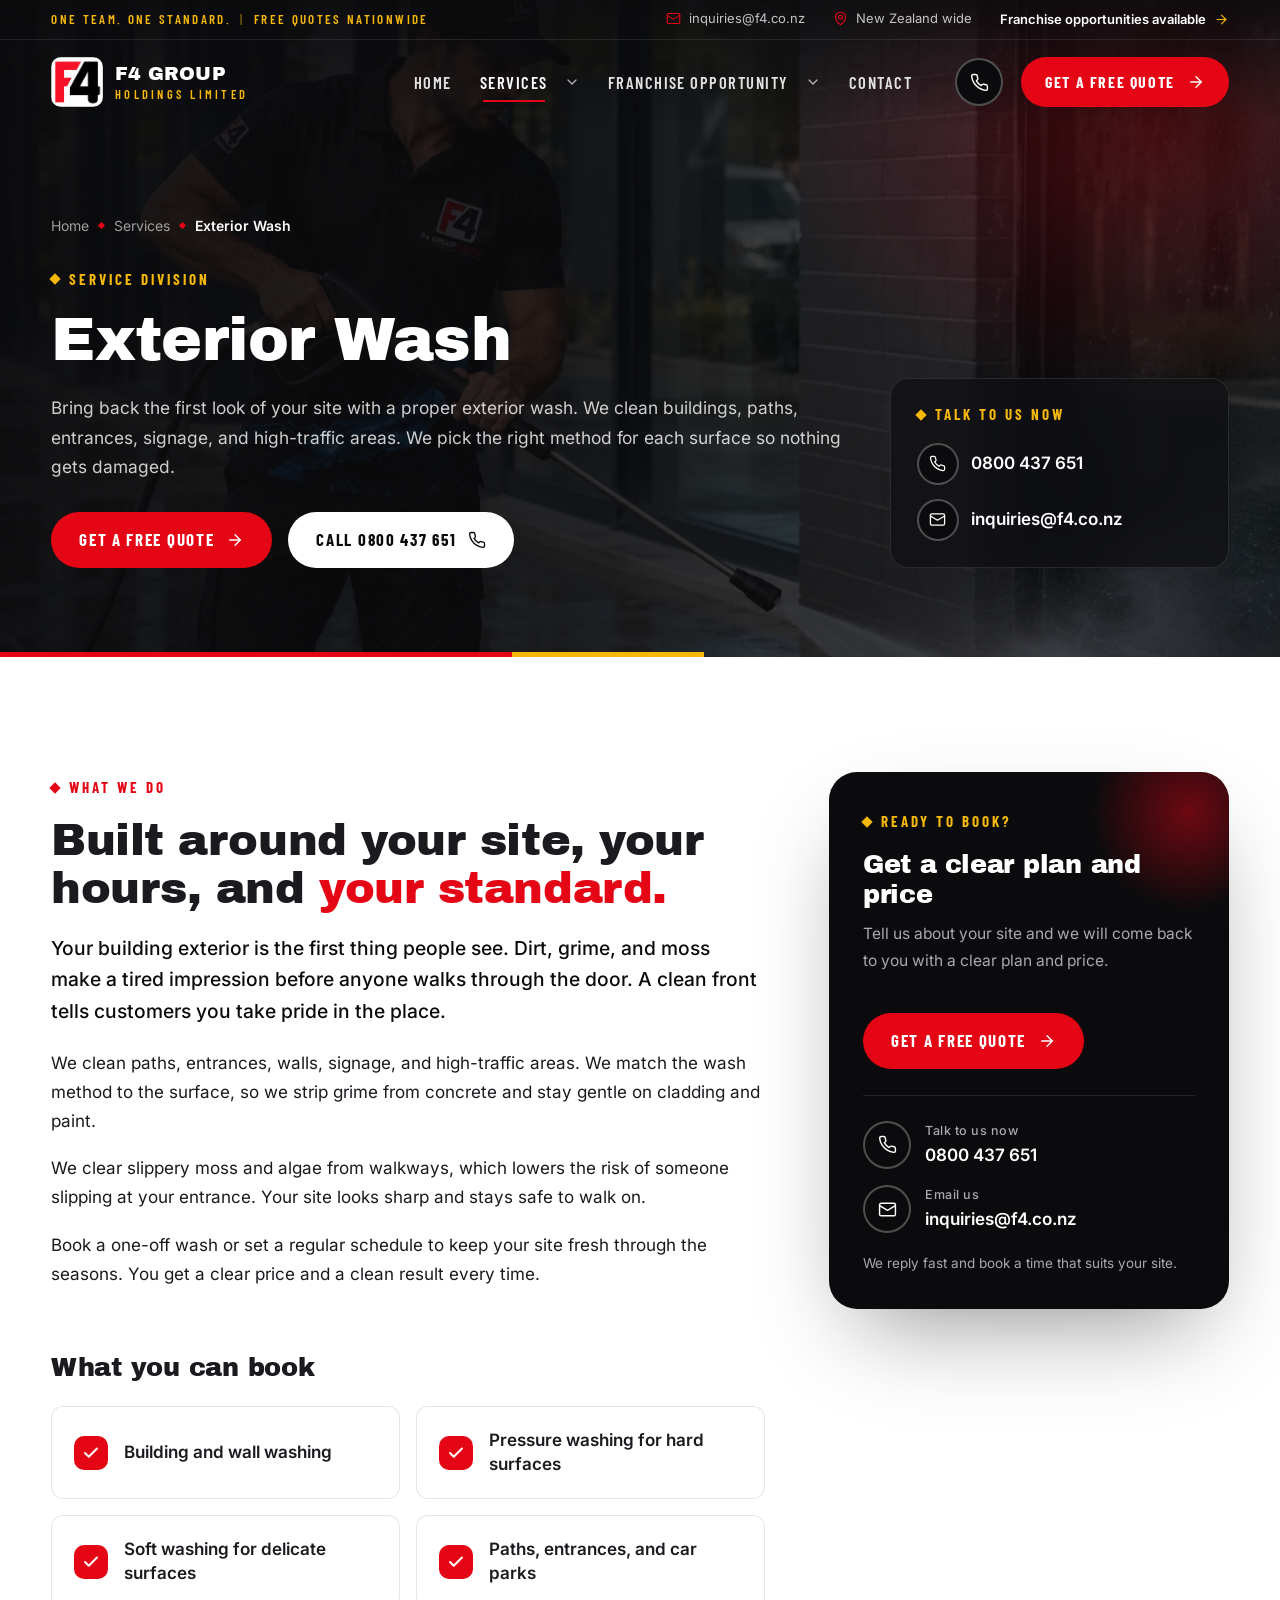
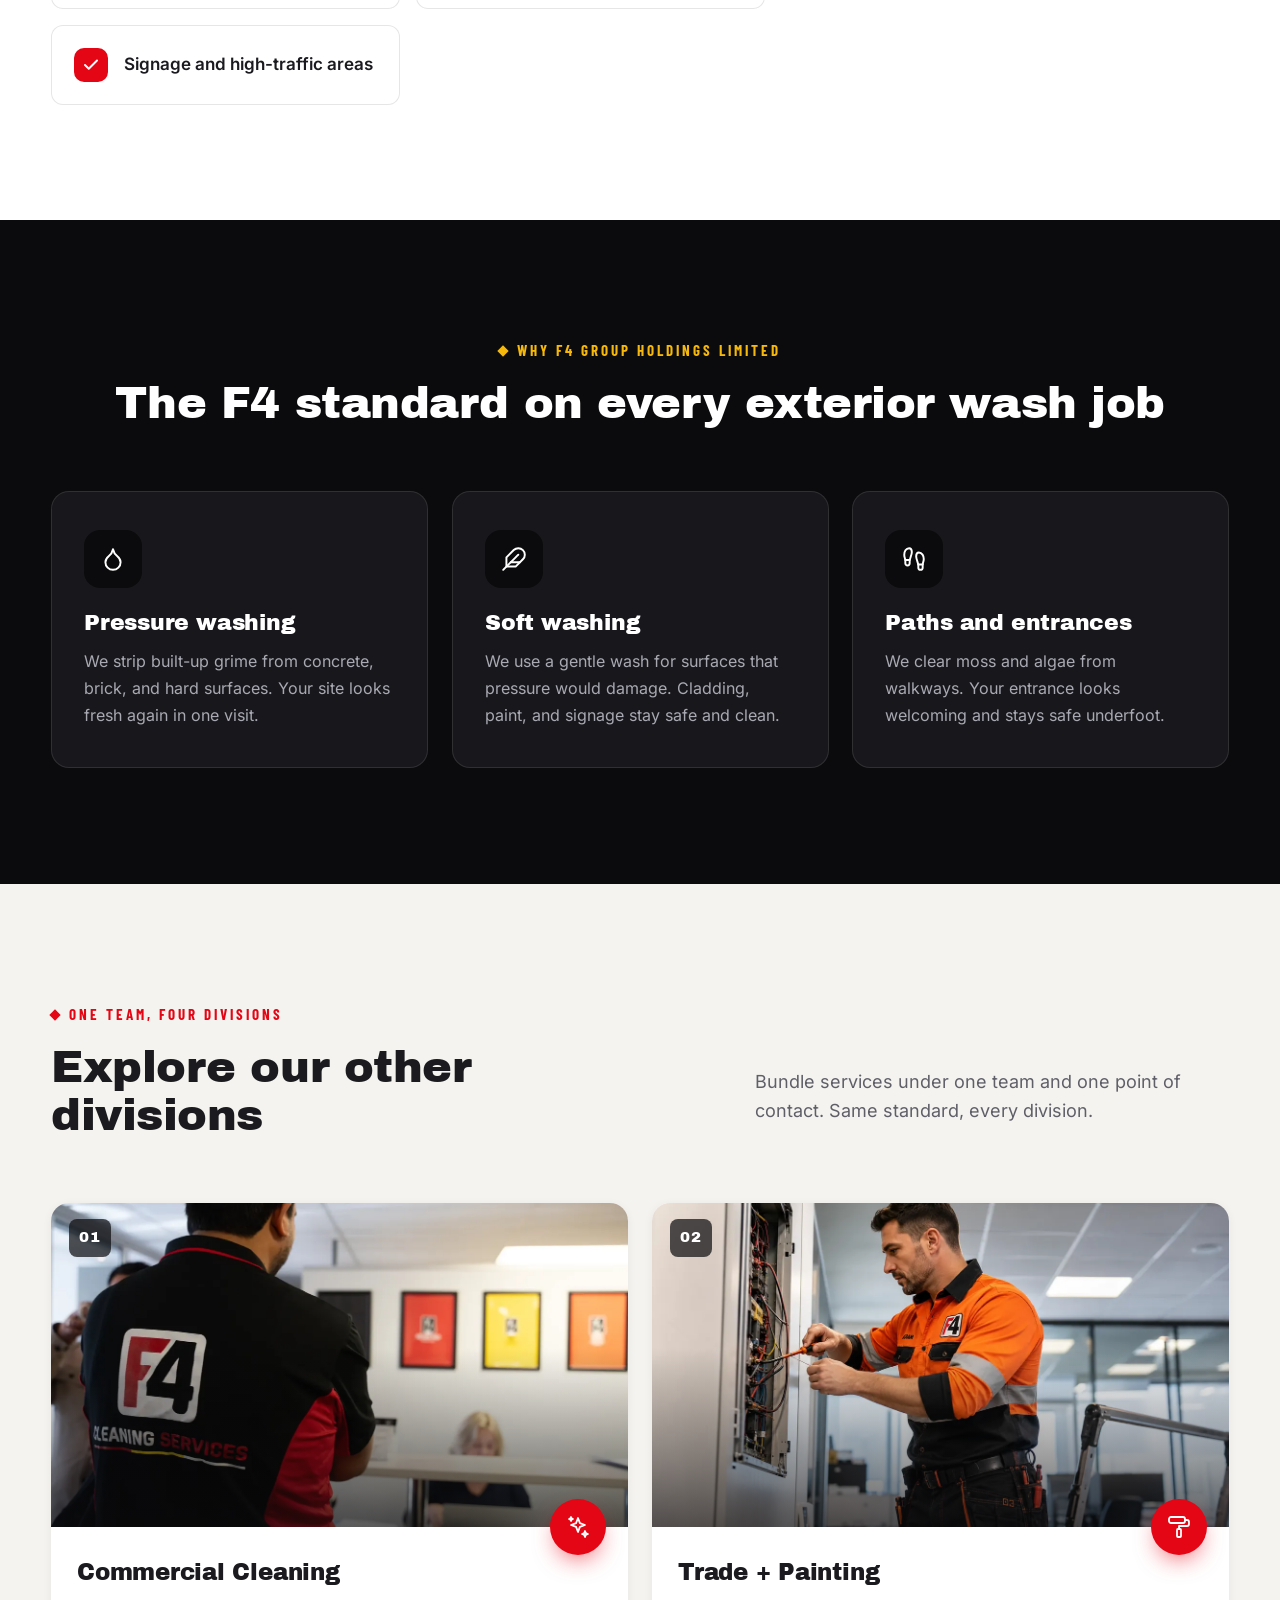
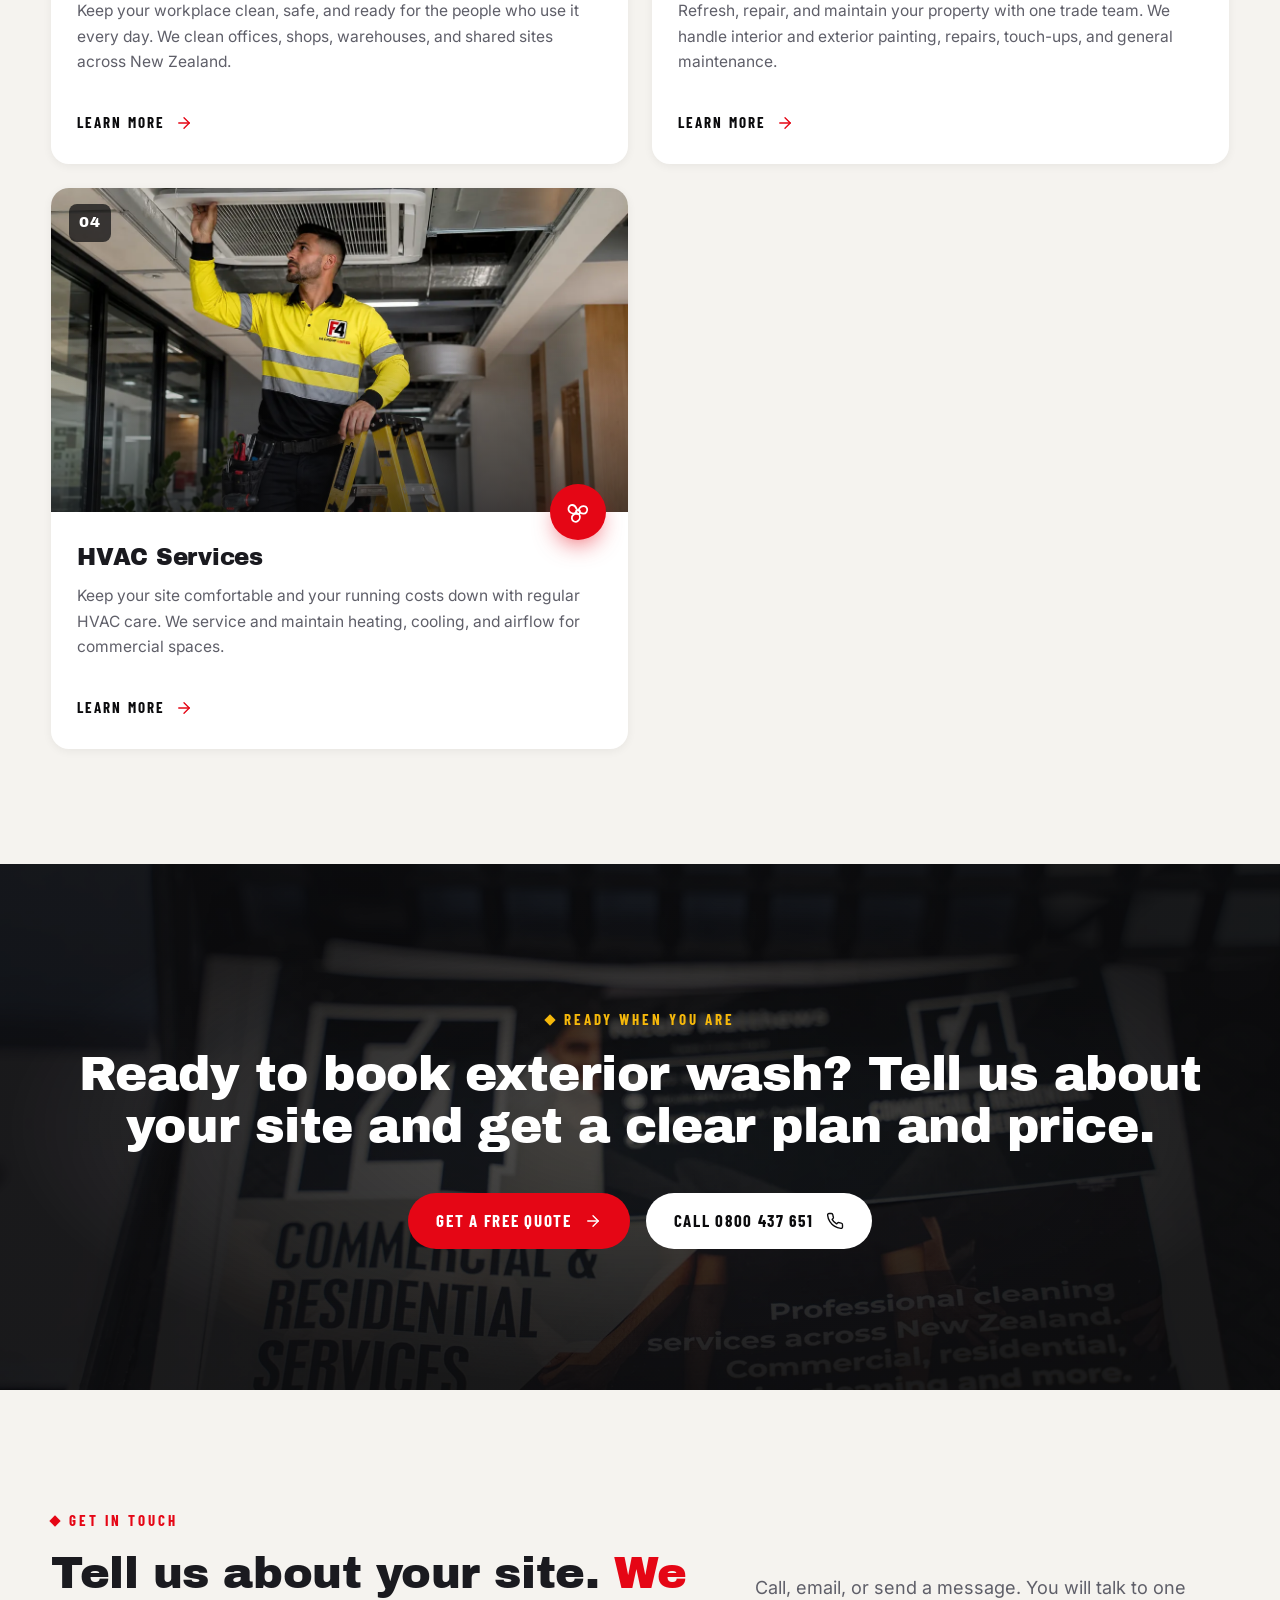
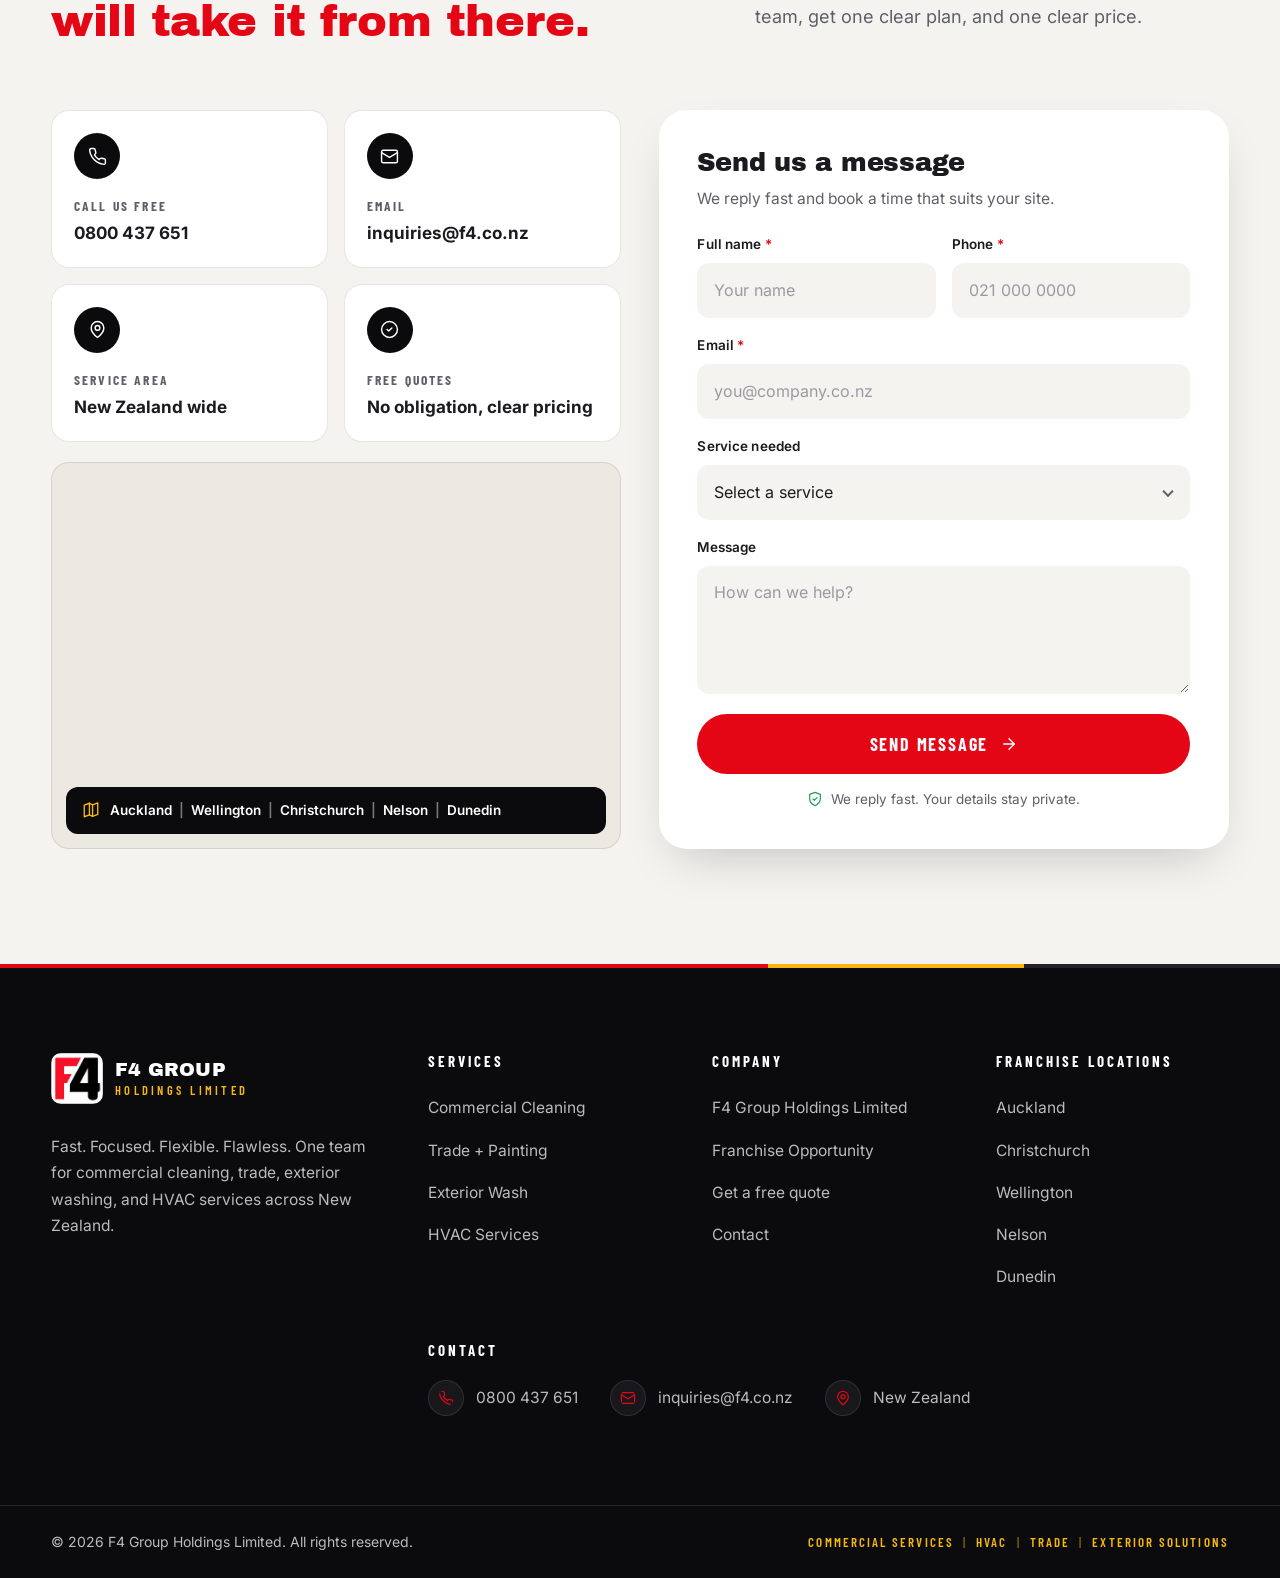
<file: docs/services-exterior-wash.html>
<!doctype html>
<html lang="en-US">
<head>
	<meta charset="UTF-8">
	<meta name="viewport" content="width=device-width, initial-scale=1, viewport-fit=cover">
	<title>Exterior Wash | F4 Group Holdings Limited</title>
<meta name='robots' content='noindex, nofollow' />
<script>document.documentElement.classList.add('js');</script>
<link rel="preload" href="assets/fonts/archivo-black-latin-400-normal.woff2" as="font" type="font/woff2" crossorigin>
<link rel="preload" href="assets/fonts/inter-latin-400-normal.woff2" as="font" type="font/woff2" crossorigin>
<link rel="preload" href="assets/img/hero.webp" as="image" fetchpriority="high">
<meta name="theme-color" content="#0b0b0d">
<style id='classic-theme-styles-inline-css'>
/*! This file is auto-generated */
.wp-block-button__link{color:#fff;background-color:#32373c;border-radius:9999px;box-shadow:none;text-decoration:none;padding:calc(.667em + 2px) calc(1.333em + 2px);font-size:1.125em}.wp-block-file__button{background:#32373c;color:#fff;text-decoration:none}
</style>
<style id='global-styles-inline-css'>
:root{--wp--preset--aspect-ratio--square: 1;--wp--preset--aspect-ratio--4-3: 4/3;--wp--preset--aspect-ratio--3-4: 3/4;--wp--preset--aspect-ratio--3-2: 3/2;--wp--preset--aspect-ratio--2-3: 2/3;--wp--preset--aspect-ratio--16-9: 16/9;--wp--preset--aspect-ratio--9-16: 9/16;--wp--preset--color--black: #000000;--wp--preset--color--cyan-bluish-gray: #abb8c3;--wp--preset--color--white: #ffffff;--wp--preset--color--pale-pink: #f78da7;--wp--preset--color--vivid-red: #cf2e2e;--wp--preset--color--luminous-vivid-orange: #ff6900;--wp--preset--color--luminous-vivid-amber: #fcb900;--wp--preset--color--light-green-cyan: #7bdcb5;--wp--preset--color--vivid-green-cyan: #00d084;--wp--preset--color--pale-cyan-blue: #8ed1fc;--wp--preset--color--vivid-cyan-blue: #0693e3;--wp--preset--color--vivid-purple: #9b51e0;--wp--preset--gradient--vivid-cyan-blue-to-vivid-purple: linear-gradient(135deg,rgba(6,147,227,1) 0%,rgb(155,81,224) 100%);--wp--preset--gradient--light-green-cyan-to-vivid-green-cyan: linear-gradient(135deg,rgb(122,220,180) 0%,rgb(0,208,130) 100%);--wp--preset--gradient--luminous-vivid-amber-to-luminous-vivid-orange: linear-gradient(135deg,rgba(252,185,0,1) 0%,rgba(255,105,0,1) 100%);--wp--preset--gradient--luminous-vivid-orange-to-vivid-red: linear-gradient(135deg,rgba(255,105,0,1) 0%,rgb(207,46,46) 100%);--wp--preset--gradient--very-light-gray-to-cyan-bluish-gray: linear-gradient(135deg,rgb(238,238,238) 0%,rgb(169,184,195) 100%);--wp--preset--gradient--cool-to-warm-spectrum: linear-gradient(135deg,rgb(74,234,220) 0%,rgb(151,120,209) 20%,rgb(207,42,186) 40%,rgb(238,44,130) 60%,rgb(251,105,98) 80%,rgb(254,248,76) 100%);--wp--preset--gradient--blush-light-purple: linear-gradient(135deg,rgb(255,206,236) 0%,rgb(152,150,240) 100%);--wp--preset--gradient--blush-bordeaux: linear-gradient(135deg,rgb(254,205,165) 0%,rgb(254,45,45) 50%,rgb(107,0,62) 100%);--wp--preset--gradient--luminous-dusk: linear-gradient(135deg,rgb(255,203,112) 0%,rgb(199,81,192) 50%,rgb(65,88,208) 100%);--wp--preset--gradient--pale-ocean: linear-gradient(135deg,rgb(255,245,203) 0%,rgb(182,227,212) 50%,rgb(51,167,181) 100%);--wp--preset--gradient--electric-grass: linear-gradient(135deg,rgb(202,248,128) 0%,rgb(113,206,126) 100%);--wp--preset--gradient--midnight: linear-gradient(135deg,rgb(2,3,129) 0%,rgb(40,116,252) 100%);--wp--preset--font-size--small: 13px;--wp--preset--font-size--medium: 20px;--wp--preset--font-size--large: 36px;--wp--preset--font-size--x-large: 42px;--wp--preset--spacing--20: 0.44rem;--wp--preset--spacing--30: 0.67rem;--wp--preset--spacing--40: 1rem;--wp--preset--spacing--50: 1.5rem;--wp--preset--spacing--60: 2.25rem;--wp--preset--spacing--70: 3.38rem;--wp--preset--spacing--80: 5.06rem;--wp--preset--shadow--natural: 6px 6px 9px rgba(0, 0, 0, 0.2);--wp--preset--shadow--deep: 12px 12px 50px rgba(0, 0, 0, 0.4);--wp--preset--shadow--sharp: 6px 6px 0px rgba(0, 0, 0, 0.2);--wp--preset--shadow--outlined: 6px 6px 0px -3px rgba(255, 255, 255, 1), 6px 6px rgba(0, 0, 0, 1);--wp--preset--shadow--crisp: 6px 6px 0px rgba(0, 0, 0, 1);}:where(.is-layout-flex){gap: 0.5em;}:where(.is-layout-grid){gap: 0.5em;}body .is-layout-flex{display: flex;}.is-layout-flex{flex-wrap: wrap;align-items: center;}.is-layout-flex > :is(*, div){margin: 0;}body .is-layout-grid{display: grid;}.is-layout-grid > :is(*, div){margin: 0;}:where(.wp-block-columns.is-layout-flex){gap: 2em;}:where(.wp-block-columns.is-layout-grid){gap: 2em;}:where(.wp-block-post-template.is-layout-flex){gap: 1.25em;}:where(.wp-block-post-template.is-layout-grid){gap: 1.25em;}.has-black-color{color: var(--wp--preset--color--black) !important;}.has-cyan-bluish-gray-color{color: var(--wp--preset--color--cyan-bluish-gray) !important;}.has-white-color{color: var(--wp--preset--color--white) !important;}.has-pale-pink-color{color: var(--wp--preset--color--pale-pink) !important;}.has-vivid-red-color{color: var(--wp--preset--color--vivid-red) !important;}.has-luminous-vivid-orange-color{color: var(--wp--preset--color--luminous-vivid-orange) !important;}.has-luminous-vivid-amber-color{color: var(--wp--preset--color--luminous-vivid-amber) !important;}.has-light-green-cyan-color{color: var(--wp--preset--color--light-green-cyan) !important;}.has-vivid-green-cyan-color{color: var(--wp--preset--color--vivid-green-cyan) !important;}.has-pale-cyan-blue-color{color: var(--wp--preset--color--pale-cyan-blue) !important;}.has-vivid-cyan-blue-color{color: var(--wp--preset--color--vivid-cyan-blue) !important;}.has-vivid-purple-color{color: var(--wp--preset--color--vivid-purple) !important;}.has-black-background-color{background-color: var(--wp--preset--color--black) !important;}.has-cyan-bluish-gray-background-color{background-color: var(--wp--preset--color--cyan-bluish-gray) !important;}.has-white-background-color{background-color: var(--wp--preset--color--white) !important;}.has-pale-pink-background-color{background-color: var(--wp--preset--color--pale-pink) !important;}.has-vivid-red-background-color{background-color: var(--wp--preset--color--vivid-red) !important;}.has-luminous-vivid-orange-background-color{background-color: var(--wp--preset--color--luminous-vivid-orange) !important;}.has-luminous-vivid-amber-background-color{background-color: var(--wp--preset--color--luminous-vivid-amber) !important;}.has-light-green-cyan-background-color{background-color: var(--wp--preset--color--light-green-cyan) !important;}.has-vivid-green-cyan-background-color{background-color: var(--wp--preset--color--vivid-green-cyan) !important;}.has-pale-cyan-blue-background-color{background-color: var(--wp--preset--color--pale-cyan-blue) !important;}.has-vivid-cyan-blue-background-color{background-color: var(--wp--preset--color--vivid-cyan-blue) !important;}.has-vivid-purple-background-color{background-color: var(--wp--preset--color--vivid-purple) !important;}.has-black-border-color{border-color: var(--wp--preset--color--black) !important;}.has-cyan-bluish-gray-border-color{border-color: var(--wp--preset--color--cyan-bluish-gray) !important;}.has-white-border-color{border-color: var(--wp--preset--color--white) !important;}.has-pale-pink-border-color{border-color: var(--wp--preset--color--pale-pink) !important;}.has-vivid-red-border-color{border-color: var(--wp--preset--color--vivid-red) !important;}.has-luminous-vivid-orange-border-color{border-color: var(--wp--preset--color--luminous-vivid-orange) !important;}.has-luminous-vivid-amber-border-color{border-color: var(--wp--preset--color--luminous-vivid-amber) !important;}.has-light-green-cyan-border-color{border-color: var(--wp--preset--color--light-green-cyan) !important;}.has-vivid-green-cyan-border-color{border-color: var(--wp--preset--color--vivid-green-cyan) !important;}.has-pale-cyan-blue-border-color{border-color: var(--wp--preset--color--pale-cyan-blue) !important;}.has-vivid-cyan-blue-border-color{border-color: var(--wp--preset--color--vivid-cyan-blue) !important;}.has-vivid-purple-border-color{border-color: var(--wp--preset--color--vivid-purple) !important;}.has-vivid-cyan-blue-to-vivid-purple-gradient-background{background: var(--wp--preset--gradient--vivid-cyan-blue-to-vivid-purple) !important;}.has-light-green-cyan-to-vivid-green-cyan-gradient-background{background: var(--wp--preset--gradient--light-green-cyan-to-vivid-green-cyan) !important;}.has-luminous-vivid-amber-to-luminous-vivid-orange-gradient-background{background: var(--wp--preset--gradient--luminous-vivid-amber-to-luminous-vivid-orange) !important;}.has-luminous-vivid-orange-to-vivid-red-gradient-background{background: var(--wp--preset--gradient--luminous-vivid-orange-to-vivid-red) !important;}.has-very-light-gray-to-cyan-bluish-gray-gradient-background{background: var(--wp--preset--gradient--very-light-gray-to-cyan-bluish-gray) !important;}.has-cool-to-warm-spectrum-gradient-background{background: var(--wp--preset--gradient--cool-to-warm-spectrum) !important;}.has-blush-light-purple-gradient-background{background: var(--wp--preset--gradient--blush-light-purple) !important;}.has-blush-bordeaux-gradient-background{background: var(--wp--preset--gradient--blush-bordeaux) !important;}.has-luminous-dusk-gradient-background{background: var(--wp--preset--gradient--luminous-dusk) !important;}.has-pale-ocean-gradient-background{background: var(--wp--preset--gradient--pale-ocean) !important;}.has-electric-grass-gradient-background{background: var(--wp--preset--gradient--electric-grass) !important;}.has-midnight-gradient-background{background: var(--wp--preset--gradient--midnight) !important;}.has-small-font-size{font-size: var(--wp--preset--font-size--small) !important;}.has-medium-font-size{font-size: var(--wp--preset--font-size--medium) !important;}.has-large-font-size{font-size: var(--wp--preset--font-size--large) !important;}.has-x-large-font-size{font-size: var(--wp--preset--font-size--x-large) !important;}
:where(.wp-block-post-template.is-layout-flex){gap: 1.25em;}:where(.wp-block-post-template.is-layout-grid){gap: 1.25em;}
:where(.wp-block-columns.is-layout-flex){gap: 2em;}:where(.wp-block-columns.is-layout-grid){gap: 2em;}
:root :where(.wp-block-pullquote){font-size: 1.5em;line-height: 1.6;}
</style>
<link rel='stylesheet' id='f4-main-css' href='assets/css/main.css' media='all' />
<style>
html { color-scheme: light; }
.map-static { position: absolute; inset: 0; display: grid; place-items: center; text-align: center; padding: 24px 24px 80px;
  background: radial-gradient(circle at 30% 40%, rgba(229,6,21,.12), transparent 60%), repeating-linear-gradient(0deg, #e8e5df 0 1px, transparent 1px 40px), repeating-linear-gradient(90deg, #e8e5df 0 1px, transparent 1px 40px), #f1eee9; color: #1a1a1f; }
.map-static__inner { display: grid; gap: 6px; max-width: 320px; }
.map-static strong { font-family: "Archivo Black", sans-serif; font-weight: 400; font-size: 20px; }
.map-static span span, .map-static__inner > span { font-size: 14px; color: #5f5f69; }
</style>
</head>
<body class="page-template page-template-page-templates page-template-template-service page-template-page-templatestemplate-service-php page page-id-10 page-child parent-pageid-7 wp-embed-responsive is-inner">
<a class="skip-link" href="#main">Skip to content</a>
<div class="scroll-progress" aria-hidden="true"><span></span></div>

<header class="site-header" data-header>
	<div class="topbar">
		<div class="container topbar__inner">
			<p class="topbar__tag">One team. One standard. <i>|</i> Free quotes nationwide</p>
			<ul class="topbar__links">
				<li><a href="mailto:inquiries@f4.co.nz"><svg class="icon icon-mail " width="24" height="24" viewBox="0 0 24 24" fill="none" stroke="currentColor" stroke-width="1.8" stroke-linecap="round" stroke-linejoin="round" aria-hidden="true" focusable="false"><rect x="2" y="4" width="20" height="16" rx="2"/><path d="m22 7-10 6L2 7"/></svg><span>inquiries@f4.co.nz</span></a></li>
				<li><span><svg class="icon icon-pin " width="24" height="24" viewBox="0 0 24 24" fill="none" stroke="currentColor" stroke-width="1.8" stroke-linecap="round" stroke-linejoin="round" aria-hidden="true" focusable="false"><path d="M20 10c0 6-8 12-8 12s-8-6-8-12a8 8 0 0 1 16 0z"/><circle cx="12" cy="10" r="3"/></svg>New Zealand wide</span></li>
				<li><a class="topbar__franchise" href="franchise-opportunity.html">Franchise opportunities available <svg class="icon icon-arrow-right " width="24" height="24" viewBox="0 0 24 24" fill="none" stroke="currentColor" stroke-width="1.8" stroke-linecap="round" stroke-linejoin="round" aria-hidden="true" focusable="false"><path d="M5 12h14"/><path d="m12 5 7 7-7 7"/></svg></a></li>
			</ul>
		</div>
	</div>

	<div class="container header-main">
		<a class="brand" href="index.html" aria-label="F4 Group Holdings Limited home">
			<img class="brand__logo" src="assets/img/logo.png" alt="F4 Group Holdings Limited" width="120" height="116">			<span class="brand__text"><strong>F4 Group</strong><small>Holdings Limited</small></span>
		</a>

		<nav class="primary-nav" id="primary-nav" aria-label="Primary" data-nav>
			<div class="primary-nav__head">
				<span class="eyebrow eyebrow--gold">Menu</span>
				<button class="nav-close" type="button" aria-label="Close menu" data-nav-close><svg class="icon icon-close " width="24" height="24" viewBox="0 0 24 24" fill="none" stroke="currentColor" stroke-width="1.8" stroke-linecap="round" stroke-linejoin="round" aria-hidden="true" focusable="false"><path d="M18 6 6 18"/><path d="m6 6 12 12"/></svg></button>
			</div>
			<ul id="menu-f4-primary" class="menu"><li id="menu-item-20" class="menu-item menu-item-type-post_type menu-item-object-page menu-item-home menu-item-20"><a href="index.html">Home</a></li>
<li id="menu-item-21" class="menu-item menu-item-type-post_type menu-item-object-page current-menu-ancestor current-menu-parent current_page_parent current_page_ancestor menu-item-has-children menu-item-21"><a href="f4-group.html">Services</a><button class="submenu-toggle" type="button" aria-expanded="false" aria-label="Show Services submenu"><svg class="icon icon-chevron-down " width="24" height="24" viewBox="0 0 24 24" fill="none" stroke="currentColor" stroke-width="1.8" stroke-linecap="round" stroke-linejoin="round" aria-hidden="true" focusable="false"><path d="m6 9 6 6 6-6"/></svg></button>
<ul class="sub-menu">
	<li id="menu-item-22" class="menu-item menu-item-type-post_type menu-item-object-page menu-item-22"><a href="services-commercial-cleaning.html">Commercial Cleaning</a></li>
	<li id="menu-item-23" class="menu-item menu-item-type-post_type menu-item-object-page menu-item-23"><a href="services-trade-painting.html">Trade + Painting</a></li>
	<li id="menu-item-24" class="menu-item menu-item-type-post_type menu-item-object-page current-menu-item page_item page-item-10 current_page_item menu-item-24"><a href="services-exterior-wash.html" aria-current="page">Exterior Wash</a></li>
	<li id="menu-item-25" class="menu-item menu-item-type-post_type menu-item-object-page menu-item-25"><a href="services-hvac-services.html">HVAC Services</a></li>
</ul>
</li>
<li id="menu-item-26" class="menu-item menu-item-type-post_type menu-item-object-page menu-item-has-children menu-item-26"><a href="franchise-opportunity.html">Franchise Opportunity</a><button class="submenu-toggle" type="button" aria-expanded="false" aria-label="Show Franchise Opportunity submenu"><svg class="icon icon-chevron-down " width="24" height="24" viewBox="0 0 24 24" fill="none" stroke="currentColor" stroke-width="1.8" stroke-linecap="round" stroke-linejoin="round" aria-hidden="true" focusable="false"><path d="m6 9 6 6 6-6"/></svg></button>
<ul class="sub-menu">
	<li id="menu-item-27" class="menu-item menu-item-type-post_type menu-item-object-page menu-item-27"><a href="franchise-auckland.html">Auckland</a></li>
	<li id="menu-item-28" class="menu-item menu-item-type-post_type menu-item-object-page menu-item-28"><a href="franchise-christchurch.html">Christchurch</a></li>
	<li id="menu-item-29" class="menu-item menu-item-type-post_type menu-item-object-page menu-item-29"><a href="franchise-wellington.html">Wellington</a></li>
	<li id="menu-item-30" class="menu-item menu-item-type-post_type menu-item-object-page menu-item-30"><a href="franchise-nelson.html">Nelson</a></li>
	<li id="menu-item-31" class="menu-item menu-item-type-post_type menu-item-object-page menu-item-31"><a href="franchise-dunedin.html">Dunedin</a></li>
</ul>
</li>
<li id="menu-item-32" class="menu-item menu-item-type-post_type menu-item-object-page menu-item-32"><a href="contact.html">Contact</a></li>
</ul>			<div class="primary-nav__foot">
				<a class="btn btn--red" href="quote.html" ><span>Get a free quote</span><svg class="icon icon-arrow-right " width="24" height="24" viewBox="0 0 24 24" fill="none" stroke="currentColor" stroke-width="1.8" stroke-linecap="round" stroke-linejoin="round" aria-hidden="true" focusable="false"><path d="M5 12h14"/><path d="m12 5 7 7-7 7"/></svg></a>				<a class="nav-contact" href="tel:0800437651"><svg class="icon icon-phone " width="24" height="24" viewBox="0 0 24 24" fill="none" stroke="currentColor" stroke-width="1.8" stroke-linecap="round" stroke-linejoin="round" aria-hidden="true" focusable="false"><path d="M22 16.92v3a2 2 0 0 1-2.18 2 19.8 19.8 0 0 1-8.63-3.07 19.5 19.5 0 0 1-6-6A19.8 19.8 0 0 1 2.12 4.18 2 2 0 0 1 4.11 2h3a2 2 0 0 1 2 1.72c.13.96.36 1.9.7 2.81a2 2 0 0 1-.45 2.11L8.09 9.91a16 16 0 0 0 6 6l1.27-1.27a2 2 0 0 1 2.11-.45c.91.34 1.85.57 2.81.7A2 2 0 0 1 22 16.92z"/></svg><span>0800 437 651</span></a>
				<a class="nav-contact" href="mailto:inquiries@f4.co.nz"><svg class="icon icon-mail " width="24" height="24" viewBox="0 0 24 24" fill="none" stroke="currentColor" stroke-width="1.8" stroke-linecap="round" stroke-linejoin="round" aria-hidden="true" focusable="false"><rect x="2" y="4" width="20" height="16" rx="2"/><path d="m22 7-10 6L2 7"/></svg><span>inquiries@f4.co.nz</span></a>
			</div>
		</nav>

		<div class="header-actions">
			<a class="header-call" href="tel:0800437651" aria-label="Call 0800 437 651">
				<span class="call-circle"><svg class="icon icon-phone " width="24" height="24" viewBox="0 0 24 24" fill="none" stroke="currentColor" stroke-width="1.8" stroke-linecap="round" stroke-linejoin="round" aria-hidden="true" focusable="false"><path d="M22 16.92v3a2 2 0 0 1-2.18 2 19.8 19.8 0 0 1-8.63-3.07 19.5 19.5 0 0 1-6-6A19.8 19.8 0 0 1 2.12 4.18 2 2 0 0 1 4.11 2h3a2 2 0 0 1 2 1.72c.13.96.36 1.9.7 2.81a2 2 0 0 1-.45 2.11L8.09 9.91a16 16 0 0 0 6 6l1.27-1.27a2 2 0 0 1 2.11-.45c.91.34 1.85.57 2.81.7A2 2 0 0 1 22 16.92z"/></svg></span>
				<span class="header-call__text"><small>Call us free</small><strong>0800 437 651</strong></span>
			</a>
			<a class="btn btn--red" href="quote.html" data-cta="header"><span>Get a free quote</span><svg class="icon icon-arrow-right " width="24" height="24" viewBox="0 0 24 24" fill="none" stroke="currentColor" stroke-width="1.8" stroke-linecap="round" stroke-linejoin="round" aria-hidden="true" focusable="false"><path d="M5 12h14"/><path d="m12 5 7 7-7 7"/></svg></a>			<button class="nav-toggle" type="button" aria-controls="primary-nav" aria-expanded="false" aria-label="Open menu" data-nav-toggle>
				<span></span><span></span><span></span>
			</button>
		</div>
	</div>
</header>
<div class="nav-overlay" data-nav-close aria-hidden="true"></div>

<main id="main" class="site-main">
<section class="page-hero">
	<div class="page-hero__media" aria-hidden="true">
		<img src="assets/img/service-exterior-wash.webp" alt="" fetchpriority="high">
	</div>
	<div class="container">
		<nav class="breadcrumbs" aria-label="Breadcrumb"><ol><li><a href="index.html">Home</a></li><li><a href="services.html">Services</a></li><li aria-current="page">Exterior Wash</li></ol></nav>		<div class="page-hero__inner">
			<div class="page-hero__content">
									<span class="eyebrow eyebrow--gold">Service division</span>
								<h1 class="page-hero__title">Exterior Wash</h1>
									<p class="page-hero__lead">Bring back the first look of your site with a proper exterior wash. We clean buildings, paths, entrances, signage, and high-traffic areas. We pick the right method for each surface so nothing gets damaged.</p>
													<div class="btn-row">
						<a class="btn btn--red" href="quote.html?service=exterior-wash" ><span>Get a free quote</span><svg class="icon icon-arrow-right " width="24" height="24" viewBox="0 0 24 24" fill="none" stroke="currentColor" stroke-width="1.8" stroke-linecap="round" stroke-linejoin="round" aria-hidden="true" focusable="false"><path d="M5 12h14"/><path d="m12 5 7 7-7 7"/></svg></a><a class="btn btn--white" href="tel:0800437651" ><span>Call 0800 437 651</span><svg class="icon icon-phone " width="24" height="24" viewBox="0 0 24 24" fill="none" stroke="currentColor" stroke-width="1.8" stroke-linecap="round" stroke-linejoin="round" aria-hidden="true" focusable="false"><path d="M22 16.92v3a2 2 0 0 1-2.18 2 19.8 19.8 0 0 1-8.63-3.07 19.5 19.5 0 0 1-6-6A19.8 19.8 0 0 1 2.12 4.18 2 2 0 0 1 4.11 2h3a2 2 0 0 1 2 1.72c.13.96.36 1.9.7 2.81a2 2 0 0 1-.45 2.11L8.09 9.91a16 16 0 0 0 6 6l1.27-1.27a2 2 0 0 1 2.11-.45c.91.34 1.85.57 2.81.7A2 2 0 0 1 22 16.92z"/></svg></a>					</div>
							</div>
							<div class="page-hero__aside">
					<span class="eyebrow eyebrow--gold">Talk to us now</span>
					<a href="tel:0800437651"><span class="call-circle"><svg class="icon icon-phone " width="24" height="24" viewBox="0 0 24 24" fill="none" stroke="currentColor" stroke-width="1.8" stroke-linecap="round" stroke-linejoin="round" aria-hidden="true" focusable="false"><path d="M22 16.92v3a2 2 0 0 1-2.18 2 19.8 19.8 0 0 1-8.63-3.07 19.5 19.5 0 0 1-6-6A19.8 19.8 0 0 1 2.12 4.18 2 2 0 0 1 4.11 2h3a2 2 0 0 1 2 1.72c.13.96.36 1.9.7 2.81a2 2 0 0 1-.45 2.11L8.09 9.91a16 16 0 0 0 6 6l1.27-1.27a2 2 0 0 1 2.11-.45c.91.34 1.85.57 2.81.7A2 2 0 0 1 22 16.92z"/></svg></span><span>0800 437 651</span></a>
					<a href="mailto:inquiries@f4.co.nz"><span class="call-circle"><svg class="icon icon-mail " width="24" height="24" viewBox="0 0 24 24" fill="none" stroke="currentColor" stroke-width="1.8" stroke-linecap="round" stroke-linejoin="round" aria-hidden="true" focusable="false"><rect x="2" y="4" width="20" height="16" rx="2"/><path d="m22 7-10 6L2 7"/></svg></span><span>inquiries@f4.co.nz</span></a>
				</div>
					</div>
	</div>
</section>

<section class="section service-intro">
	<div class="container content-layout">
		<div class="service-intro__body">
			<div data-reveal>
				<span class="eyebrow ">What we do</span>				<h2 class="h2">Built around your site, your hours, and <span class="text-red">your standard.</span></h2>
									<p>Your building exterior is the first thing people see. Dirt, grime, and moss make a tired impression before anyone walks through the door. A clean front tells customers you take pride in the place.</p>
									<p>We clean paths, entrances, walls, signage, and high-traffic areas. We match the wash method to the surface, so we strip grime from concrete and stay gentle on cladding and paint.</p>
									<p>We clear slippery moss and algae from walkways, which lowers the risk of someone slipping at your entrance. Your site looks sharp and stays safe to walk on.</p>
									<p>Book a one-off wash or set a regular schedule to keep your site fresh through the seasons. You get a clear price and a clean result every time.</p>
							</div>

			
			<div class="book-block" data-reveal>
				<h3 class="h3">What you can book</h3>
				<ul class="tiles">
											<li class="tile"><svg class="icon icon-check " width="24" height="24" viewBox="0 0 24 24" fill="none" stroke="currentColor" stroke-width="1.8" stroke-linecap="round" stroke-linejoin="round" aria-hidden="true" focusable="false"><path d="M20 6 9 17l-5-5"/></svg><span>Building and wall washing</span></li>
											<li class="tile"><svg class="icon icon-check " width="24" height="24" viewBox="0 0 24 24" fill="none" stroke="currentColor" stroke-width="1.8" stroke-linecap="round" stroke-linejoin="round" aria-hidden="true" focusable="false"><path d="M20 6 9 17l-5-5"/></svg><span>Pressure washing for hard surfaces</span></li>
											<li class="tile"><svg class="icon icon-check " width="24" height="24" viewBox="0 0 24 24" fill="none" stroke="currentColor" stroke-width="1.8" stroke-linecap="round" stroke-linejoin="round" aria-hidden="true" focusable="false"><path d="M20 6 9 17l-5-5"/></svg><span>Soft washing for delicate surfaces</span></li>
											<li class="tile"><svg class="icon icon-check " width="24" height="24" viewBox="0 0 24 24" fill="none" stroke="currentColor" stroke-width="1.8" stroke-linecap="round" stroke-linejoin="round" aria-hidden="true" focusable="false"><path d="M20 6 9 17l-5-5"/></svg><span>Paths, entrances, and car parks</span></li>
											<li class="tile"><svg class="icon icon-check " width="24" height="24" viewBox="0 0 24 24" fill="none" stroke="currentColor" stroke-width="1.8" stroke-linecap="round" stroke-linejoin="round" aria-hidden="true" focusable="false"><path d="M20 6 9 17l-5-5"/></svg><span>Signage and high-traffic areas</span></li>
									</ul>
			</div>
		</div>

		<aside class="sticky-card" data-reveal="right">
			<div class="side-card">
				<span class="eyebrow eyebrow--gold">Ready to book?</span>
				<h3 class="h3">Get a clear plan and price</h3>
				<p>Tell us about your site and we will come back to you with a clear plan and price.</p>
				<a class="btn btn--red" href="quote.html?service=exterior-wash" ><span>Get a free quote</span><svg class="icon icon-arrow-right " width="24" height="24" viewBox="0 0 24 24" fill="none" stroke="currentColor" stroke-width="1.8" stroke-linecap="round" stroke-linejoin="round" aria-hidden="true" focusable="false"><path d="M5 12h14"/><path d="m12 5 7 7-7 7"/></svg></a>				<div class="side-card__contact">
					<a href="tel:0800437651"><span class="call-circle"><svg class="icon icon-phone " width="24" height="24" viewBox="0 0 24 24" fill="none" stroke="currentColor" stroke-width="1.8" stroke-linecap="round" stroke-linejoin="round" aria-hidden="true" focusable="false"><path d="M22 16.92v3a2 2 0 0 1-2.18 2 19.8 19.8 0 0 1-8.63-3.07 19.5 19.5 0 0 1-6-6A19.8 19.8 0 0 1 2.12 4.18 2 2 0 0 1 4.11 2h3a2 2 0 0 1 2 1.72c.13.96.36 1.9.7 2.81a2 2 0 0 1-.45 2.11L8.09 9.91a16 16 0 0 0 6 6l1.27-1.27a2 2 0 0 1 2.11-.45c.91.34 1.85.57 2.81.7A2 2 0 0 1 22 16.92z"/></svg></span><span><small>Talk to us now</small>0800 437 651</span></a>
					<a href="mailto:inquiries@f4.co.nz"><span class="call-circle"><svg class="icon icon-mail " width="24" height="24" viewBox="0 0 24 24" fill="none" stroke="currentColor" stroke-width="1.8" stroke-linecap="round" stroke-linejoin="round" aria-hidden="true" focusable="false"><rect x="2" y="4" width="20" height="16" rx="2"/><path d="m22 7-10 6L2 7"/></svg></span><span><small>Email us</small>inquiries@f4.co.nz</span></a>
				</div>
				<p class="side-card__note">We reply fast and book a time that suits your site.</p>
			</div>
		</aside>
	</div>
</section>

<section class="section section--dark">
	<div class="container">
		<div class="section-head section-head--center" data-reveal>
			<span class="eyebrow eyebrow--gold">Why F4 Group Holdings Limited</span>			<h2 class="h2">The F4 standard on every exterior wash job</h2>
		</div>
		<div class="feature-grid">
							<article class="feature-card" data-reveal data-delay="0">
					<span class="feature-card__icon"><svg class="icon icon-droplet " width="24" height="24" viewBox="0 0 24 24" fill="none" stroke="currentColor" stroke-width="1.8" stroke-linecap="round" stroke-linejoin="round" aria-hidden="true" focusable="false"><path d="M12 22a7 7 0 0 0 7-7c0-2-1-3.9-3-5.5S12.5 5.5 12 3c-.5 2.5-2 4.9-4 6.5S5 13 5 15a7 7 0 0 0 7 7z"/></svg></span>
					<h3>Pressure washing</h3>
					<p>We strip built-up grime from concrete, brick, and hard surfaces. Your site looks fresh again in one visit.</p>
				</article>
							<article class="feature-card" data-reveal data-delay="1">
					<span class="feature-card__icon"><svg class="icon icon-feather " width="24" height="24" viewBox="0 0 24 24" fill="none" stroke="currentColor" stroke-width="1.8" stroke-linecap="round" stroke-linejoin="round" aria-hidden="true" focusable="false"><path d="M20.24 12.24a6 6 0 0 0-8.49-8.49L5 10.5V19h8.5z"/><path d="M16 8 2 22"/><path d="M17.5 15H9"/></svg></span>
					<h3>Soft washing</h3>
					<p>We use a gentle wash for surfaces that pressure would damage. Cladding, paint, and signage stay safe and clean.</p>
				</article>
							<article class="feature-card" data-reveal data-delay="2">
					<span class="feature-card__icon"><svg class="icon icon-footprints " width="24" height="24" viewBox="0 0 24 24" fill="none" stroke="currentColor" stroke-width="1.8" stroke-linecap="round" stroke-linejoin="round" aria-hidden="true" focusable="false"><path d="M4 16v-2.4C4 11.5 3 10.5 3 8c0-2.7 1.5-6 4.5-6C9.4 2 10 3.8 10 5.5c0 3.1-2 5.7-2 8.7V16a2 2 0 1 1-4 0z"/><path d="M20 20v-2.4c0-2.1 1-3.1 1-5.6 0-2.7-1.5-6-4.5-6C14.6 6 14 7.8 14 9.5c0 3.1 2 5.7 2 8.7V20a2 2 0 1 0 4 0z"/><path d="M16 17h4"/><path d="M4 13h4"/></svg></span>
					<h3>Paths and entrances</h3>
					<p>We clear moss and algae from walkways. Your entrance looks welcoming and stays safe underfoot.</p>
				</article>
					</div>
	</div>
</section>

<section class="section section--paper">
	<div class="container">
		<div class="section-head section-head--split" data-reveal>
			<div>
				<span class="eyebrow ">One team, four divisions</span>				<h2 class="h2">Explore our other divisions</h2>
			</div>
			<p class="lead">Bundle services under one team and one point of contact. Same standard, every division.</p>
		</div>
		<div class="service-grid service-grid--3">
			<a class="service-card" href="services-commercial-cleaning.html" data-reveal data-delay="0">
			<div class="service-card__media">
				<img src="assets/img/service-commercial-cleaning.webp" alt="F4 Group Holdings Limited Commercial Cleaning" loading="lazy" width="800" height="450">
				<span class="service-card__num">01</span>
			</div>
			<div class="service-card__body">
				<span class="service-card__icon"><svg class="icon icon-sparkle " width="24" height="24" viewBox="0 0 24 24" fill="none" stroke="currentColor" stroke-width="1.8" stroke-linecap="round" stroke-linejoin="round" aria-hidden="true" focusable="false"><path d="M12 3l1.9 5.1L19 10l-5.1 1.9L12 17l-1.9-5.1L5 10l5.1-1.9z"/><path d="M19 16l.8 2.2L22 19l-2.2.8L19 22l-.8-2.2L16 19l2.2-.8z"/><path d="M5 2l.6 1.4L7 4l-1.4.6L5 6l-.6-1.4L3 4l1.4-.6z"/></svg></span>
				<h3 class="service-card__title">Commercial Cleaning</h3>
				<p>Keep your workplace clean, safe, and ready for the people who use it every day. We clean offices, shops, warehouses, and shared sites across New Zealand.</p>
				<span class="service-card__more">Learn more <svg class="icon icon-arrow-right " width="24" height="24" viewBox="0 0 24 24" fill="none" stroke="currentColor" stroke-width="1.8" stroke-linecap="round" stroke-linejoin="round" aria-hidden="true" focusable="false"><path d="M5 12h14"/><path d="m12 5 7 7-7 7"/></svg></span>
			</div>
		</a>
			<a class="service-card" href="services-trade-painting.html" data-reveal data-delay="1">
			<div class="service-card__media">
				<img src="assets/img/service-trade-painting.webp" alt="F4 Group Holdings Limited Trade + Painting" loading="lazy" width="800" height="450">
				<span class="service-card__num">02</span>
			</div>
			<div class="service-card__body">
				<span class="service-card__icon"><svg class="icon icon-roller " width="24" height="24" viewBox="0 0 24 24" fill="none" stroke="currentColor" stroke-width="1.8" stroke-linecap="round" stroke-linejoin="round" aria-hidden="true" focusable="false"><rect x="2" y="2" width="16" height="6" rx="2"/><path d="M18 5h2a2 2 0 0 1 2 2v2a2 2 0 0 1-2 2h-8v3"/><rect x="10" y="14" width="4" height="8" rx="1"/></svg></span>
				<h3 class="service-card__title">Trade + Painting</h3>
				<p>Refresh, repair, and maintain your property with one trade team. We handle interior and exterior painting, repairs, touch-ups, and general maintenance.</p>
				<span class="service-card__more">Learn more <svg class="icon icon-arrow-right " width="24" height="24" viewBox="0 0 24 24" fill="none" stroke="currentColor" stroke-width="1.8" stroke-linecap="round" stroke-linejoin="round" aria-hidden="true" focusable="false"><path d="M5 12h14"/><path d="m12 5 7 7-7 7"/></svg></span>
			</div>
		</a>
			<a class="service-card" href="services-hvac-services.html" data-reveal data-delay="3">
			<div class="service-card__media">
				<img src="assets/img/service-hvac.webp" alt="F4 Group Holdings Limited HVAC Services" loading="lazy" width="800" height="450">
				<span class="service-card__num">04</span>
			</div>
			<div class="service-card__body">
				<span class="service-card__icon"><svg class="icon icon-fan " width="24" height="24" viewBox="0 0 24 24" fill="none" stroke="currentColor" stroke-width="1.8" stroke-linecap="round" stroke-linejoin="round" aria-hidden="true" focusable="false"><path d="M10.8 12.3c-2.4 1.6-5.6 1.4-7.4-.6C1.6 9.7 2.4 6 5 5.2c2.6-.8 4.6 1.3 5.6 3.6"/><path d="M12.6 10.6c.4-2.8 2.9-4.9 5.6-4.5 2.7.3 4 3.9 2.3 6-1.7 2.2-4.5 1.6-6.6.3"/><path d="M12.9 13.9c1.6 2.4 1.1 5.6-1.1 7.2-2.2 1.6-5.6.2-5.9-2.5-.3-2.7 2-4.4 4.4-4.9"/><circle cx="12" cy="12" r="2"/></svg></span>
				<h3 class="service-card__title">HVAC Services</h3>
				<p>Keep your site comfortable and your running costs down with regular HVAC care. We service and maintain heating, cooling, and airflow for commercial spaces.</p>
				<span class="service-card__more">Learn more <svg class="icon icon-arrow-right " width="24" height="24" viewBox="0 0 24 24" fill="none" stroke="currentColor" stroke-width="1.8" stroke-linecap="round" stroke-linejoin="round" aria-hidden="true" focusable="false"><path d="M5 12h14"/><path d="m12 5 7 7-7 7"/></svg></span>
			</div>
		</a>
	</div>
	</div>
</section>

<section class="cta-band">
	<div class="cta-band__bg" aria-hidden="true">
		<img src="assets/img/ready.webp" alt="" loading="lazy" data-parallax="0.1">
	</div>
	<div class="container cta-band__inner" data-reveal="zoom">
		<span class="eyebrow eyebrow--gold">Ready when you are</span>		<h2 class="h2">Ready to book exterior wash? Tell us about your site and get a clear plan and price.</h2>
		<div class="btn-row btn-row--center">
			<a class="btn btn--red" href="quote.html" ><span>Get a free quote</span><svg class="icon icon-arrow-right " width="24" height="24" viewBox="0 0 24 24" fill="none" stroke="currentColor" stroke-width="1.8" stroke-linecap="round" stroke-linejoin="round" aria-hidden="true" focusable="false"><path d="M5 12h14"/><path d="m12 5 7 7-7 7"/></svg></a>			<a class="btn btn--white" href="tel:0800437651" ><span>Call 0800 437 651</span><svg class="icon icon-phone " width="24" height="24" viewBox="0 0 24 24" fill="none" stroke="currentColor" stroke-width="1.8" stroke-linecap="round" stroke-linejoin="round" aria-hidden="true" focusable="false"><path d="M22 16.92v3a2 2 0 0 1-2.18 2 19.8 19.8 0 0 1-8.63-3.07 19.5 19.5 0 0 1-6-6A19.8 19.8 0 0 1 2.12 4.18 2 2 0 0 1 4.11 2h3a2 2 0 0 1 2 1.72c.13.96.36 1.9.7 2.81a2 2 0 0 1-.45 2.11L8.09 9.91a16 16 0 0 0 6 6l1.27-1.27a2 2 0 0 1 2.11-.45c.91.34 1.85.57 2.81.7A2 2 0 0 1 22 16.92z"/></svg></a>		</div>
	</div>
</section>
<section class="section contact-section" id="contact-us">
	<div class="container">
				<div class="section-head section-head--split" data-reveal>
			<div>
				<span class="eyebrow ">Get in touch</span>				<h2 class="h2">Tell us about your site. <span class="text-red">We will take it from there.</span></h2>
			</div>
			<p class="lead">Call, email, or send a message. You will talk to one team, get one clear plan, and one clear price.</p>
		</div>
		
		<div class="contact-grid">
			<div class="contact-info" data-reveal="left">
				<div class="info-cards">
					<a class="info-card" href="tel:0800437651">
						<span class="info-card__icon"><svg class="icon icon-phone " width="24" height="24" viewBox="0 0 24 24" fill="none" stroke="currentColor" stroke-width="1.8" stroke-linecap="round" stroke-linejoin="round" aria-hidden="true" focusable="false"><path d="M22 16.92v3a2 2 0 0 1-2.18 2 19.8 19.8 0 0 1-8.63-3.07 19.5 19.5 0 0 1-6-6A19.8 19.8 0 0 1 2.12 4.18 2 2 0 0 1 4.11 2h3a2 2 0 0 1 2 1.72c.13.96.36 1.9.7 2.81a2 2 0 0 1-.45 2.11L8.09 9.91a16 16 0 0 0 6 6l1.27-1.27a2 2 0 0 1 2.11-.45c.91.34 1.85.57 2.81.7A2 2 0 0 1 22 16.92z"/></svg></span>
						<span class="info-card__label">Call us free</span>
						<strong class="info-card__value">0800 437 651</strong>
					</a>
					<a class="info-card" href="mailto:inquiries@f4.co.nz">
						<span class="info-card__icon"><svg class="icon icon-mail " width="24" height="24" viewBox="0 0 24 24" fill="none" stroke="currentColor" stroke-width="1.8" stroke-linecap="round" stroke-linejoin="round" aria-hidden="true" focusable="false"><rect x="2" y="4" width="20" height="16" rx="2"/><path d="m22 7-10 6L2 7"/></svg></span>
						<span class="info-card__label">Email</span>
						<strong class="info-card__value">inquiries@f4.co.nz</strong>
					</a>
					<div class="info-card">
						<span class="info-card__icon"><svg class="icon icon-pin " width="24" height="24" viewBox="0 0 24 24" fill="none" stroke="currentColor" stroke-width="1.8" stroke-linecap="round" stroke-linejoin="round" aria-hidden="true" focusable="false"><path d="M20 10c0 6-8 12-8 12s-8-6-8-12a8 8 0 0 1 16 0z"/><circle cx="12" cy="10" r="3"/></svg></span>
						<span class="info-card__label">Service area</span>
						<strong class="info-card__value">New Zealand wide</strong>
					</div>
										<a class="info-card" href="quote.html">
						<span class="info-card__icon"><svg class="icon icon-check-circle " width="24" height="24" viewBox="0 0 24 24" fill="none" stroke="currentColor" stroke-width="1.8" stroke-linecap="round" stroke-linejoin="round" aria-hidden="true" focusable="false"><circle cx="12" cy="12" r="10"/><path d="m9 12 2 2 4-4"/></svg></span>
						<span class="info-card__label">Free quotes</span>
						<strong class="info-card__value">No obligation, clear pricing</strong>
					</a>
									</div>
				<div class="map-wrap">
					<iframe title="F4 Group Holdings Limited service area map" src="https://maps.google.com/maps?q=New%20Zealand&#038;z=5&#038;output=embed" loading="lazy" referrerpolicy="no-referrer-when-downgrade" allowfullscreen></iframe>
					<div class="map-badge"><svg class="icon icon-map " width="24" height="24" viewBox="0 0 24 24" fill="none" stroke="currentColor" stroke-width="1.8" stroke-linecap="round" stroke-linejoin="round" aria-hidden="true" focusable="false"><path d="M14.1 5.1 9.9 3 3 5.6v15.4l6.9-2.6 4.2 2.1 6.9-2.6V2.5z"/><path d="M9.9 3v15.4"/><path d="M14.1 5.1v15.4"/></svg><span>Auckland <i>|</i> Wellington <i>|</i> Christchurch <i>|</i> Nelson <i>|</i> Dunedin</span></div>
				</div>
			</div>

			<div class="form-card" data-reveal="right">
				<div class="form-card__head">
					<h3 class="h3">Send us a message</h3>
					<p>We reply fast and book a time that suits your site.</p>
				</div>
					<form id="f4-form-contact-1" class="f4-form f4-form--contact" action="#" method="post" novalidate>
		
		<input type="hidden" name="action" value="f4_form">
		<input type="hidden" name="f4_type" value="contact">
		<input type="hidden" name="f4_id" value="f4-form-contact-1">
		<input type="hidden" name="f4_ref" value="services-exterior-wash.html">
		<input type="hidden" id="f4_nonce" name="f4_nonce" value="ca314bc2db" /><input type="hidden" name="_wp_http_referer" value="/services/exterior-wash/" />		<div class="hp-field" aria-hidden="true"><label>Leave this empty <input type="text" name="f4_website" tabindex="-1" autocomplete="off"></label></div>

		<div class="form-grid">
			<div class="field">
				<label for="f4-form-contact-1-name">Full name <span class="req">*</span></label>
				<input id="f4-form-contact-1-name" type="text" name="f4_name" autocomplete="name" required placeholder="Your name">
			</div>
			<div class="field">
				<label for="f4-form-contact-1-phone">Phone <span class="req">*</span></label>
				<input id="f4-form-contact-1-phone" type="tel" name="f4_phone" autocomplete="tel" required placeholder="021 000 0000">
			</div>
			<div class="field field--full">
				<label for="f4-form-contact-1-email">Email <span class="req">*</span></label>
				<input id="f4-form-contact-1-email" type="email" name="f4_email" autocomplete="email" required placeholder="you@company.co.nz">
			</div>

							<div class="field field--full">
					<label for="f4-form-contact-1-service">Service needed</label>
					<div class="select-wrap">
						<select id="f4-form-contact-1-service" name="f4_service" data-service-select>
							<option value="">Select a service</option>
															<option value="Commercial Cleaning" data-slug="commercial-cleaning" >Commercial Cleaning</option>
															<option value="Trade + Painting" data-slug="trade-painting" >Trade + Painting</option>
															<option value="Exterior Wash" data-slug="exterior-wash" >Exterior Wash</option>
															<option value="HVAC Services" data-slug="hvac-services" >HVAC Services</option>
														<option value="Multiple Services" data-slug="multiple">Multiple services</option>
							<option value="Franchise enquiry" data-slug="franchise">Franchise enquiry</option>
						</select>
					</div>
				</div>
			
			<div class="field field--full">
				<label for="f4-form-contact-1-message">Message</label>
				<textarea id="f4-form-contact-1-message" name="f4_message" rows="4" placeholder="How can we help?"></textarea>
			</div>

					</div>

		<button type="submit" class="btn btn--red btn--block btn--lg">
			<span>Send message</span><svg class="icon icon-arrow-right " width="24" height="24" viewBox="0 0 24 24" fill="none" stroke="currentColor" stroke-width="1.8" stroke-linecap="round" stroke-linejoin="round" aria-hidden="true" focusable="false"><path d="M5 12h14"/><path d="m12 5 7 7-7 7"/></svg>		</button>
		<p class="form-foot"><svg class="icon icon-shield " width="24" height="24" viewBox="0 0 24 24" fill="none" stroke="currentColor" stroke-width="1.8" stroke-linecap="round" stroke-linejoin="round" aria-hidden="true" focusable="false"><path d="M12 22s8-4 8-10V5l-8-3-8 3v7c0 6 8 10 8 10z"/><path d="m9 12 2 2 4-4"/></svg> <span>We reply fast. Your details stay private.</span></p>
	</form>
				</div>
		</div>
	</div>
</section>
</main>

<footer class="site-footer">
	<div class="container footer-main">
		<div class="footer-brand">
			<a class="brand brand--footer" href="index.html">
				<img class="brand__logo" src="assets/img/logo.png" alt="F4 Group Holdings Limited" width="120" height="116" loading="lazy">
				<span class="brand__text"><strong>F4 Group</strong><small>Holdings Limited</small></span>
			</a>
			<p>Fast. Focused. Flexible. Flawless. One team for commercial cleaning, trade, exterior washing, and HVAC services across New Zealand.</p>
					</div>

		<div class="footer-col">
			<h2 class="footer-title">Services</h2>
			<ul class="footer-links"><li><a href="services-commercial-cleaning.html">Commercial Cleaning</a></li><li><a href="services-trade-painting.html">Trade + Painting</a></li><li><a href="services-exterior-wash.html">Exterior Wash</a></li><li><a href="services-hvac-services.html">HVAC Services</a></li></ul>		</div>

		<div class="footer-col">
			<h2 class="footer-title">Company</h2>
			<ul class="footer-links"><li><a href="f4-group.html">F4 Group Holdings Limited</a></li><li><a href="franchise-opportunity.html">Franchise Opportunity</a></li><li><a href="quote.html">Get a free quote</a></li><li><a href="contact.html">Contact</a></li></ul>		</div>

		<div class="footer-col">
			<h2 class="footer-title">Franchise locations</h2>
			<ul class="footer-links">
									<li><a href="franchise-auckland.html">Auckland</a></li>
									<li><a href="franchise-christchurch.html">Christchurch</a></li>
									<li><a href="franchise-wellington.html">Wellington</a></li>
									<li><a href="franchise-nelson.html">Nelson</a></li>
									<li><a href="franchise-dunedin.html">Dunedin</a></li>
							</ul>
		</div>

		<div class="footer-col footer-col--contact">
			<h2 class="footer-title">Contact</h2>
			<ul class="footer-contact">
				<li><a href="tel:0800437651"><svg class="icon icon-phone " width="24" height="24" viewBox="0 0 24 24" fill="none" stroke="currentColor" stroke-width="1.8" stroke-linecap="round" stroke-linejoin="round" aria-hidden="true" focusable="false"><path d="M22 16.92v3a2 2 0 0 1-2.18 2 19.8 19.8 0 0 1-8.63-3.07 19.5 19.5 0 0 1-6-6A19.8 19.8 0 0 1 2.12 4.18 2 2 0 0 1 4.11 2h3a2 2 0 0 1 2 1.72c.13.96.36 1.9.7 2.81a2 2 0 0 1-.45 2.11L8.09 9.91a16 16 0 0 0 6 6l1.27-1.27a2 2 0 0 1 2.11-.45c.91.34 1.85.57 2.81.7A2 2 0 0 1 22 16.92z"/></svg><span>0800 437 651</span></a></li>
				<li><a href="mailto:inquiries@f4.co.nz"><svg class="icon icon-mail " width="24" height="24" viewBox="0 0 24 24" fill="none" stroke="currentColor" stroke-width="1.8" stroke-linecap="round" stroke-linejoin="round" aria-hidden="true" focusable="false"><rect x="2" y="4" width="20" height="16" rx="2"/><path d="m22 7-10 6L2 7"/></svg><span>inquiries@f4.co.nz</span></a></li>
				<li><span class="footer-contact__static"><svg class="icon icon-pin " width="24" height="24" viewBox="0 0 24 24" fill="none" stroke="currentColor" stroke-width="1.8" stroke-linecap="round" stroke-linejoin="round" aria-hidden="true" focusable="false"><path d="M20 10c0 6-8 12-8 12s-8-6-8-12a8 8 0 0 1 16 0z"/><circle cx="12" cy="10" r="3"/></svg><span>New Zealand</span></span></li>
			</ul>
		</div>
	</div>

	<div class="footer-bottom">
		<div class="container footer-bottom__inner">
			<p>&copy; 2026 F4 Group Holdings Limited. All rights reserved.</p>
			<p class="footer-bottom__tag">Commercial Services <i>|</i> HVAC <i>|</i> Trade <i>|</i> Exterior Solutions</p>
		</div>
	</div>
</footer>

<a class="mobile-call" href="tel:0800437651" data-mobile-call>
	<span class="mobile-call__icon"><svg class="icon icon-phone " width="24" height="24" viewBox="0 0 24 24" fill="none" stroke="currentColor" stroke-width="1.8" stroke-linecap="round" stroke-linejoin="round" aria-hidden="true" focusable="false"><path d="M22 16.92v3a2 2 0 0 1-2.18 2 19.8 19.8 0 0 1-8.63-3.07 19.5 19.5 0 0 1-6-6A19.8 19.8 0 0 1 2.12 4.18 2 2 0 0 1 4.11 2h3a2 2 0 0 1 2 1.72c.13.96.36 1.9.7 2.81a2 2 0 0 1-.45 2.11L8.09 9.91a16 16 0 0 0 6 6l1.27-1.27a2 2 0 0 1 2.11-.45c.91.34 1.85.57 2.81.7A2 2 0 0 1 22 16.92z"/></svg></span>
	<span>Call now</span>
</a>

<button class="to-top" type="button" aria-label="Scroll to top" data-to-top>
	<svg class="to-top__ring" viewBox="0 0 48 48" aria-hidden="true"><circle cx="24" cy="24" r="22"></circle></svg>
	<svg class="icon icon-arrow-up " width="24" height="24" viewBox="0 0 24 24" fill="none" stroke="currentColor" stroke-width="1.8" stroke-linecap="round" stroke-linejoin="round" aria-hidden="true" focusable="false"><path d="m5 12 7-7 7 7"/><path d="M12 19V5"/></svg></button>

<script src="assets/js/main.js" id="f4-main-js" defer data-wp-strategy="defer"></script>

<script>
/* Preview only: forms show a confirmation instead of submitting, and the map links out. */
document.addEventListener('submit', function (e) {
  if (e.defaultPrevented) return;
  e.preventDefault();
  var form = e.target;
  var old = form.querySelector('.form-notice'); if (old) old.remove();
  var n = document.createElement('div');
  n.className = 'form-notice form-notice--success';
  n.setAttribute('role', 'status');
  n.textContent = 'Demo site: on the live WordPress site this form emails the F4 team. Nothing was sent.';
  form.insertBefore(n, form.firstChild);
  var btn = form.querySelector('button[type=submit]');
  if (btn) { btn.removeAttribute('disabled'); var s = btn.querySelector('span'); if (s) s.textContent = 'Sent (demo)'; }
  n.scrollIntoView({ behavior: 'smooth', block: 'center' });
});
</script>

</body>
</html>
</file>
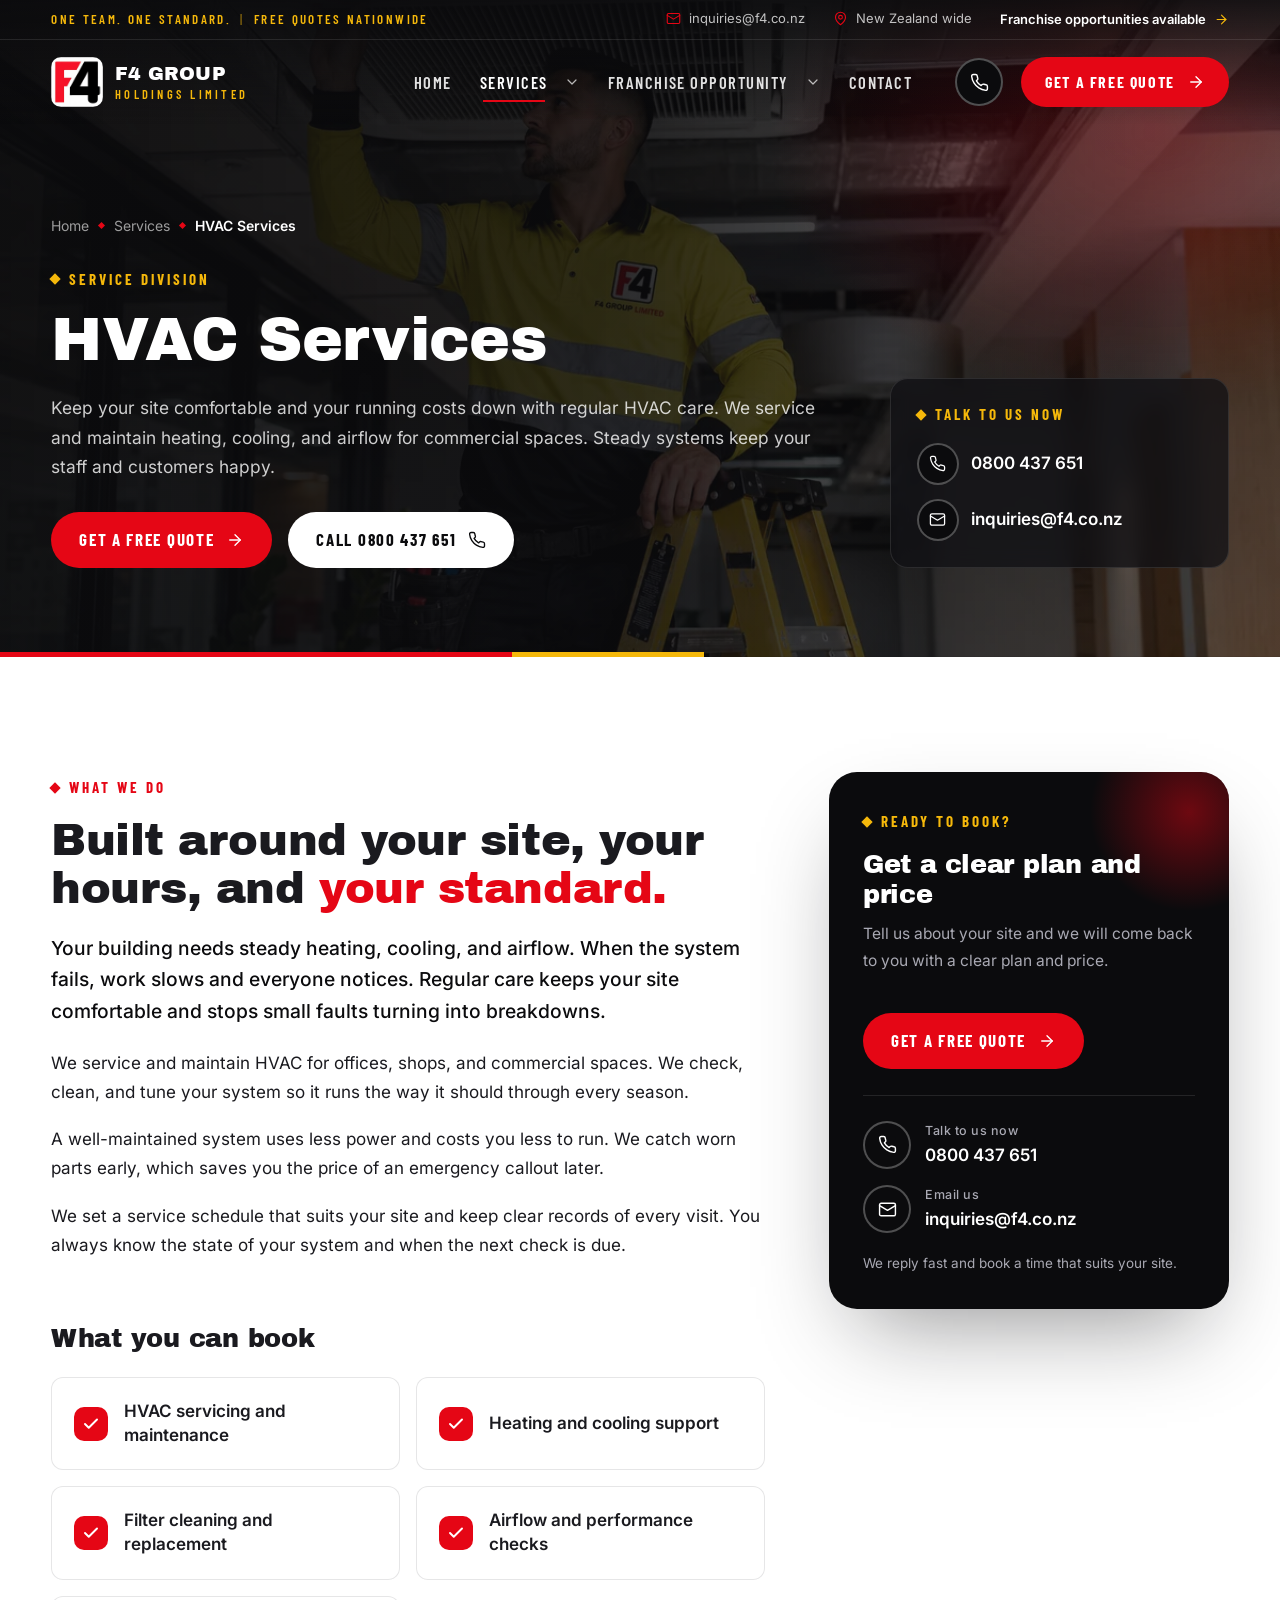
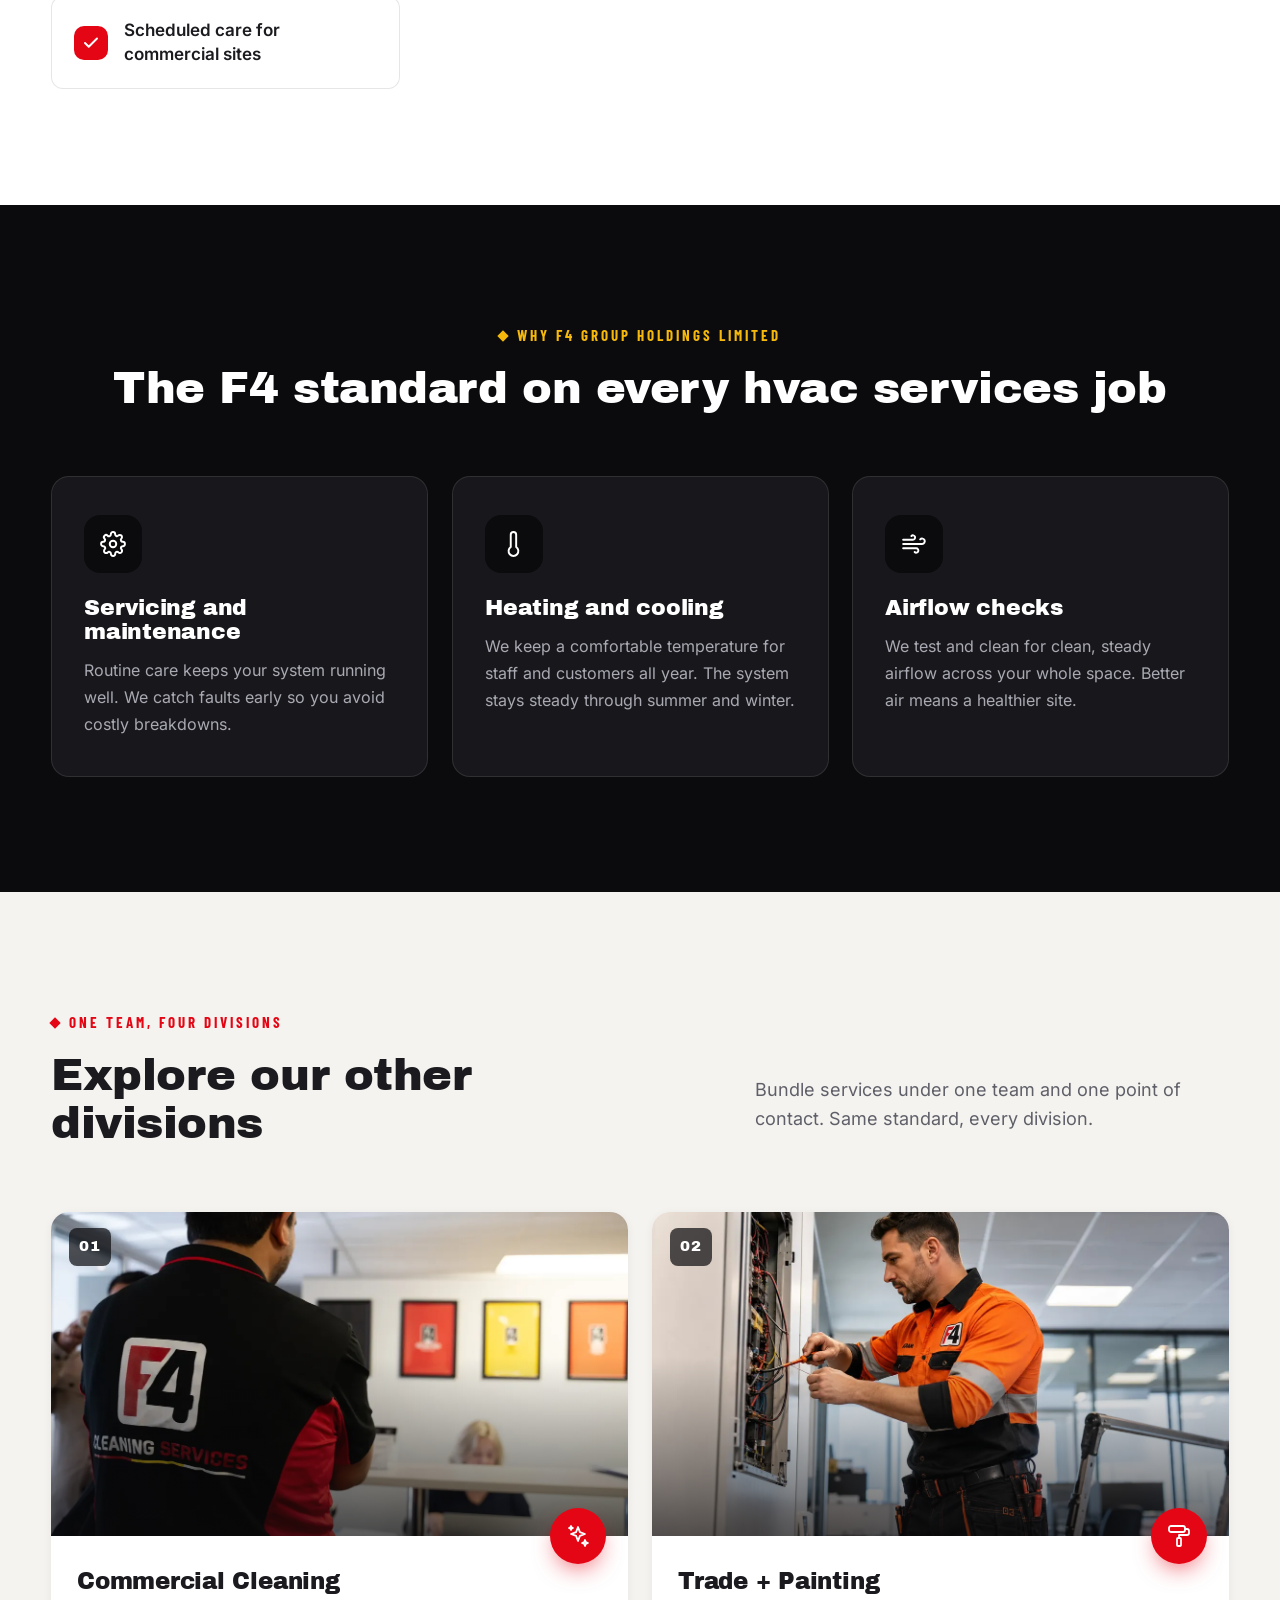
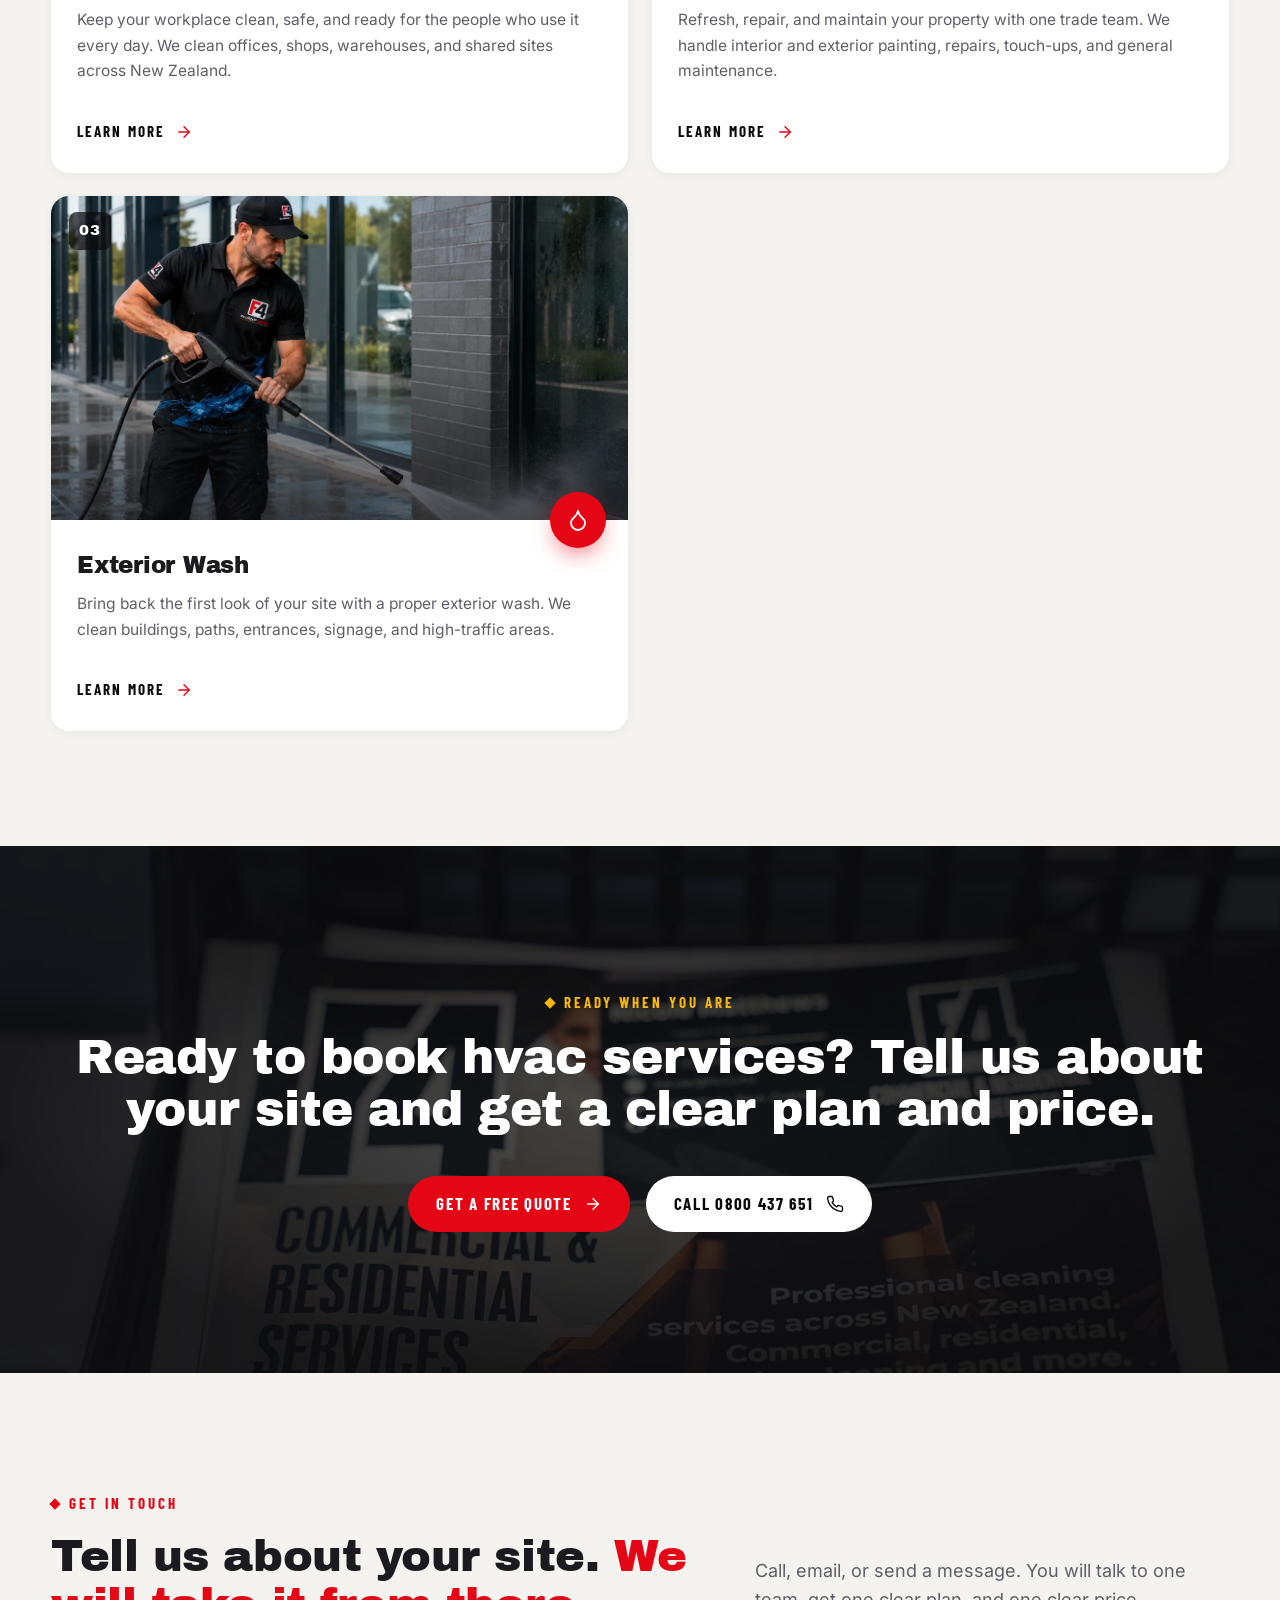
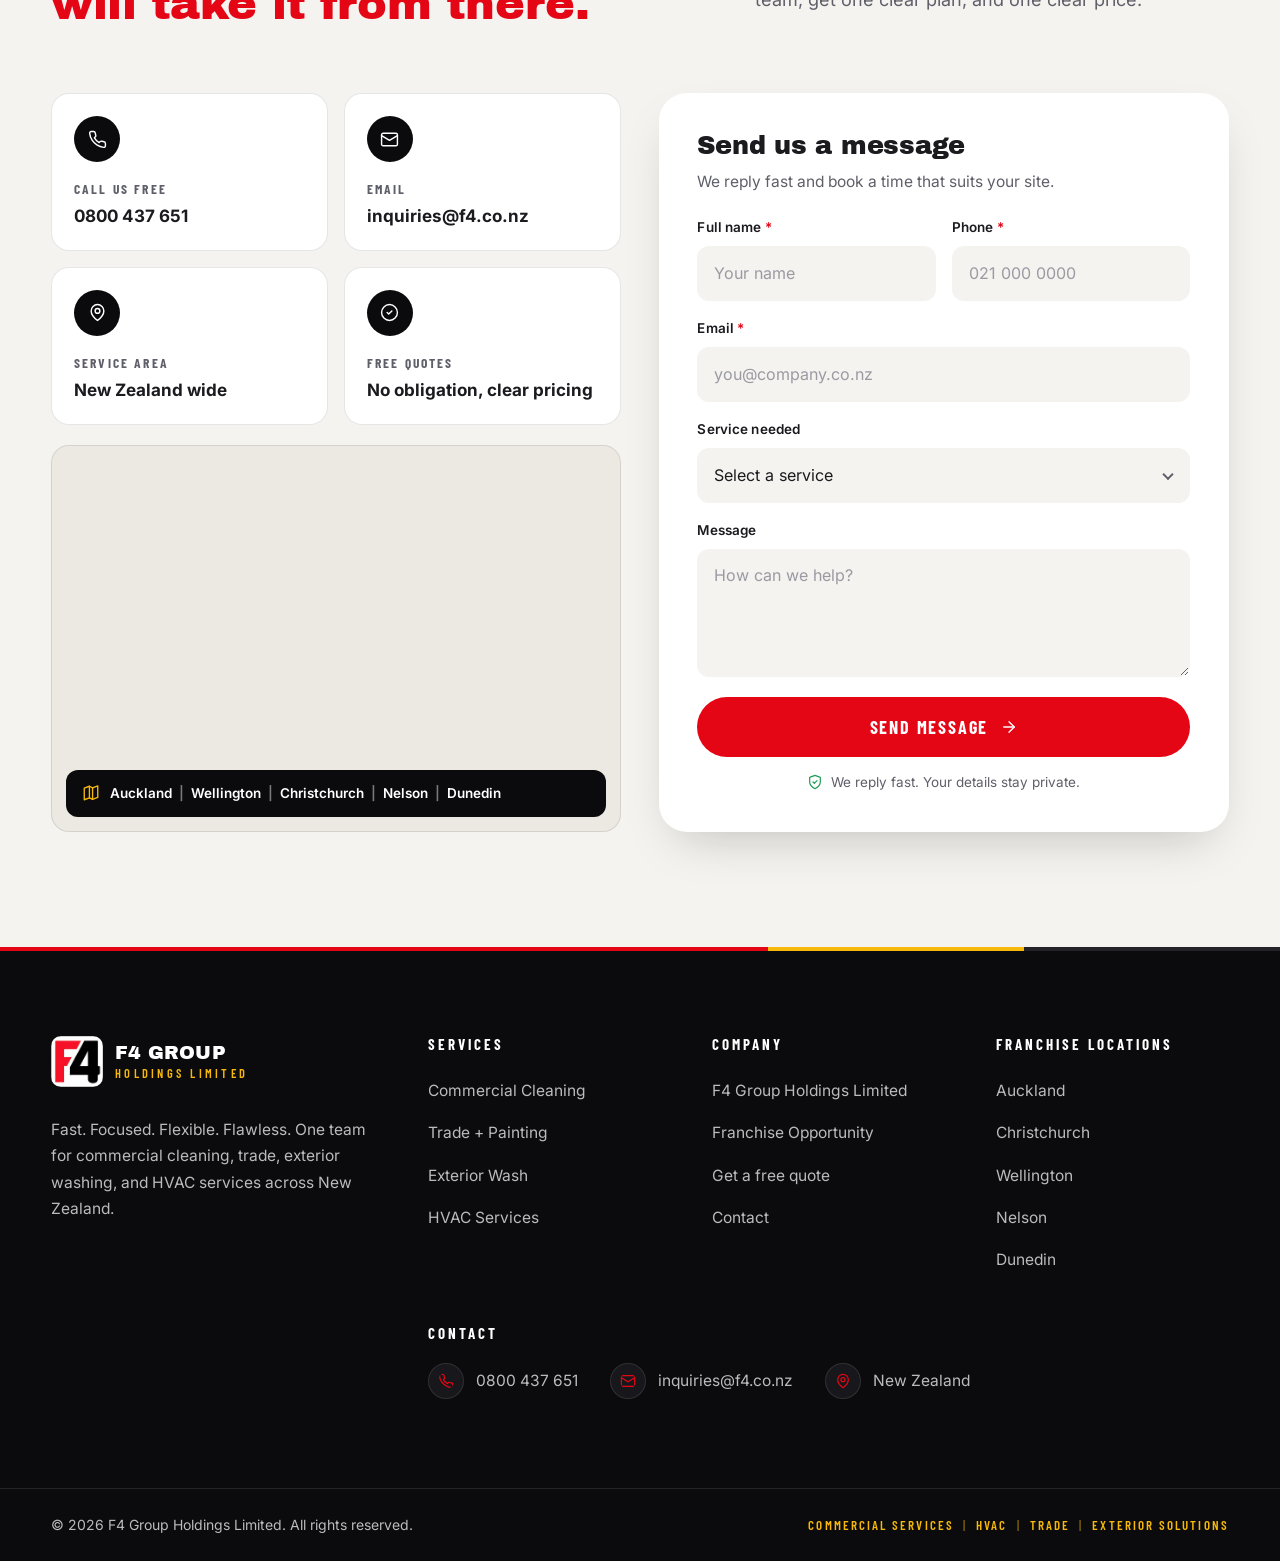
<file: docs/services-hvac-services.html>
<!doctype html>
<html lang="en-US">
<head>
	<meta charset="UTF-8">
	<meta name="viewport" content="width=device-width, initial-scale=1, viewport-fit=cover">
	<title>HVAC Services | F4 Group Holdings Limited</title>
<meta name='robots' content='noindex, nofollow' />
<script>document.documentElement.classList.add('js');</script>
<link rel="preload" href="assets/fonts/archivo-black-latin-400-normal.woff2" as="font" type="font/woff2" crossorigin>
<link rel="preload" href="assets/fonts/inter-latin-400-normal.woff2" as="font" type="font/woff2" crossorigin>
<link rel="preload" href="assets/img/hero.webp" as="image" fetchpriority="high">
<meta name="theme-color" content="#0b0b0d">
<style id='classic-theme-styles-inline-css'>
/*! This file is auto-generated */
.wp-block-button__link{color:#fff;background-color:#32373c;border-radius:9999px;box-shadow:none;text-decoration:none;padding:calc(.667em + 2px) calc(1.333em + 2px);font-size:1.125em}.wp-block-file__button{background:#32373c;color:#fff;text-decoration:none}
</style>
<style id='global-styles-inline-css'>
:root{--wp--preset--aspect-ratio--square: 1;--wp--preset--aspect-ratio--4-3: 4/3;--wp--preset--aspect-ratio--3-4: 3/4;--wp--preset--aspect-ratio--3-2: 3/2;--wp--preset--aspect-ratio--2-3: 2/3;--wp--preset--aspect-ratio--16-9: 16/9;--wp--preset--aspect-ratio--9-16: 9/16;--wp--preset--color--black: #000000;--wp--preset--color--cyan-bluish-gray: #abb8c3;--wp--preset--color--white: #ffffff;--wp--preset--color--pale-pink: #f78da7;--wp--preset--color--vivid-red: #cf2e2e;--wp--preset--color--luminous-vivid-orange: #ff6900;--wp--preset--color--luminous-vivid-amber: #fcb900;--wp--preset--color--light-green-cyan: #7bdcb5;--wp--preset--color--vivid-green-cyan: #00d084;--wp--preset--color--pale-cyan-blue: #8ed1fc;--wp--preset--color--vivid-cyan-blue: #0693e3;--wp--preset--color--vivid-purple: #9b51e0;--wp--preset--gradient--vivid-cyan-blue-to-vivid-purple: linear-gradient(135deg,rgba(6,147,227,1) 0%,rgb(155,81,224) 100%);--wp--preset--gradient--light-green-cyan-to-vivid-green-cyan: linear-gradient(135deg,rgb(122,220,180) 0%,rgb(0,208,130) 100%);--wp--preset--gradient--luminous-vivid-amber-to-luminous-vivid-orange: linear-gradient(135deg,rgba(252,185,0,1) 0%,rgba(255,105,0,1) 100%);--wp--preset--gradient--luminous-vivid-orange-to-vivid-red: linear-gradient(135deg,rgba(255,105,0,1) 0%,rgb(207,46,46) 100%);--wp--preset--gradient--very-light-gray-to-cyan-bluish-gray: linear-gradient(135deg,rgb(238,238,238) 0%,rgb(169,184,195) 100%);--wp--preset--gradient--cool-to-warm-spectrum: linear-gradient(135deg,rgb(74,234,220) 0%,rgb(151,120,209) 20%,rgb(207,42,186) 40%,rgb(238,44,130) 60%,rgb(251,105,98) 80%,rgb(254,248,76) 100%);--wp--preset--gradient--blush-light-purple: linear-gradient(135deg,rgb(255,206,236) 0%,rgb(152,150,240) 100%);--wp--preset--gradient--blush-bordeaux: linear-gradient(135deg,rgb(254,205,165) 0%,rgb(254,45,45) 50%,rgb(107,0,62) 100%);--wp--preset--gradient--luminous-dusk: linear-gradient(135deg,rgb(255,203,112) 0%,rgb(199,81,192) 50%,rgb(65,88,208) 100%);--wp--preset--gradient--pale-ocean: linear-gradient(135deg,rgb(255,245,203) 0%,rgb(182,227,212) 50%,rgb(51,167,181) 100%);--wp--preset--gradient--electric-grass: linear-gradient(135deg,rgb(202,248,128) 0%,rgb(113,206,126) 100%);--wp--preset--gradient--midnight: linear-gradient(135deg,rgb(2,3,129) 0%,rgb(40,116,252) 100%);--wp--preset--font-size--small: 13px;--wp--preset--font-size--medium: 20px;--wp--preset--font-size--large: 36px;--wp--preset--font-size--x-large: 42px;--wp--preset--spacing--20: 0.44rem;--wp--preset--spacing--30: 0.67rem;--wp--preset--spacing--40: 1rem;--wp--preset--spacing--50: 1.5rem;--wp--preset--spacing--60: 2.25rem;--wp--preset--spacing--70: 3.38rem;--wp--preset--spacing--80: 5.06rem;--wp--preset--shadow--natural: 6px 6px 9px rgba(0, 0, 0, 0.2);--wp--preset--shadow--deep: 12px 12px 50px rgba(0, 0, 0, 0.4);--wp--preset--shadow--sharp: 6px 6px 0px rgba(0, 0, 0, 0.2);--wp--preset--shadow--outlined: 6px 6px 0px -3px rgba(255, 255, 255, 1), 6px 6px rgba(0, 0, 0, 1);--wp--preset--shadow--crisp: 6px 6px 0px rgba(0, 0, 0, 1);}:where(.is-layout-flex){gap: 0.5em;}:where(.is-layout-grid){gap: 0.5em;}body .is-layout-flex{display: flex;}.is-layout-flex{flex-wrap: wrap;align-items: center;}.is-layout-flex > :is(*, div){margin: 0;}body .is-layout-grid{display: grid;}.is-layout-grid > :is(*, div){margin: 0;}:where(.wp-block-columns.is-layout-flex){gap: 2em;}:where(.wp-block-columns.is-layout-grid){gap: 2em;}:where(.wp-block-post-template.is-layout-flex){gap: 1.25em;}:where(.wp-block-post-template.is-layout-grid){gap: 1.25em;}.has-black-color{color: var(--wp--preset--color--black) !important;}.has-cyan-bluish-gray-color{color: var(--wp--preset--color--cyan-bluish-gray) !important;}.has-white-color{color: var(--wp--preset--color--white) !important;}.has-pale-pink-color{color: var(--wp--preset--color--pale-pink) !important;}.has-vivid-red-color{color: var(--wp--preset--color--vivid-red) !important;}.has-luminous-vivid-orange-color{color: var(--wp--preset--color--luminous-vivid-orange) !important;}.has-luminous-vivid-amber-color{color: var(--wp--preset--color--luminous-vivid-amber) !important;}.has-light-green-cyan-color{color: var(--wp--preset--color--light-green-cyan) !important;}.has-vivid-green-cyan-color{color: var(--wp--preset--color--vivid-green-cyan) !important;}.has-pale-cyan-blue-color{color: var(--wp--preset--color--pale-cyan-blue) !important;}.has-vivid-cyan-blue-color{color: var(--wp--preset--color--vivid-cyan-blue) !important;}.has-vivid-purple-color{color: var(--wp--preset--color--vivid-purple) !important;}.has-black-background-color{background-color: var(--wp--preset--color--black) !important;}.has-cyan-bluish-gray-background-color{background-color: var(--wp--preset--color--cyan-bluish-gray) !important;}.has-white-background-color{background-color: var(--wp--preset--color--white) !important;}.has-pale-pink-background-color{background-color: var(--wp--preset--color--pale-pink) !important;}.has-vivid-red-background-color{background-color: var(--wp--preset--color--vivid-red) !important;}.has-luminous-vivid-orange-background-color{background-color: var(--wp--preset--color--luminous-vivid-orange) !important;}.has-luminous-vivid-amber-background-color{background-color: var(--wp--preset--color--luminous-vivid-amber) !important;}.has-light-green-cyan-background-color{background-color: var(--wp--preset--color--light-green-cyan) !important;}.has-vivid-green-cyan-background-color{background-color: var(--wp--preset--color--vivid-green-cyan) !important;}.has-pale-cyan-blue-background-color{background-color: var(--wp--preset--color--pale-cyan-blue) !important;}.has-vivid-cyan-blue-background-color{background-color: var(--wp--preset--color--vivid-cyan-blue) !important;}.has-vivid-purple-background-color{background-color: var(--wp--preset--color--vivid-purple) !important;}.has-black-border-color{border-color: var(--wp--preset--color--black) !important;}.has-cyan-bluish-gray-border-color{border-color: var(--wp--preset--color--cyan-bluish-gray) !important;}.has-white-border-color{border-color: var(--wp--preset--color--white) !important;}.has-pale-pink-border-color{border-color: var(--wp--preset--color--pale-pink) !important;}.has-vivid-red-border-color{border-color: var(--wp--preset--color--vivid-red) !important;}.has-luminous-vivid-orange-border-color{border-color: var(--wp--preset--color--luminous-vivid-orange) !important;}.has-luminous-vivid-amber-border-color{border-color: var(--wp--preset--color--luminous-vivid-amber) !important;}.has-light-green-cyan-border-color{border-color: var(--wp--preset--color--light-green-cyan) !important;}.has-vivid-green-cyan-border-color{border-color: var(--wp--preset--color--vivid-green-cyan) !important;}.has-pale-cyan-blue-border-color{border-color: var(--wp--preset--color--pale-cyan-blue) !important;}.has-vivid-cyan-blue-border-color{border-color: var(--wp--preset--color--vivid-cyan-blue) !important;}.has-vivid-purple-border-color{border-color: var(--wp--preset--color--vivid-purple) !important;}.has-vivid-cyan-blue-to-vivid-purple-gradient-background{background: var(--wp--preset--gradient--vivid-cyan-blue-to-vivid-purple) !important;}.has-light-green-cyan-to-vivid-green-cyan-gradient-background{background: var(--wp--preset--gradient--light-green-cyan-to-vivid-green-cyan) !important;}.has-luminous-vivid-amber-to-luminous-vivid-orange-gradient-background{background: var(--wp--preset--gradient--luminous-vivid-amber-to-luminous-vivid-orange) !important;}.has-luminous-vivid-orange-to-vivid-red-gradient-background{background: var(--wp--preset--gradient--luminous-vivid-orange-to-vivid-red) !important;}.has-very-light-gray-to-cyan-bluish-gray-gradient-background{background: var(--wp--preset--gradient--very-light-gray-to-cyan-bluish-gray) !important;}.has-cool-to-warm-spectrum-gradient-background{background: var(--wp--preset--gradient--cool-to-warm-spectrum) !important;}.has-blush-light-purple-gradient-background{background: var(--wp--preset--gradient--blush-light-purple) !important;}.has-blush-bordeaux-gradient-background{background: var(--wp--preset--gradient--blush-bordeaux) !important;}.has-luminous-dusk-gradient-background{background: var(--wp--preset--gradient--luminous-dusk) !important;}.has-pale-ocean-gradient-background{background: var(--wp--preset--gradient--pale-ocean) !important;}.has-electric-grass-gradient-background{background: var(--wp--preset--gradient--electric-grass) !important;}.has-midnight-gradient-background{background: var(--wp--preset--gradient--midnight) !important;}.has-small-font-size{font-size: var(--wp--preset--font-size--small) !important;}.has-medium-font-size{font-size: var(--wp--preset--font-size--medium) !important;}.has-large-font-size{font-size: var(--wp--preset--font-size--large) !important;}.has-x-large-font-size{font-size: var(--wp--preset--font-size--x-large) !important;}
:where(.wp-block-post-template.is-layout-flex){gap: 1.25em;}:where(.wp-block-post-template.is-layout-grid){gap: 1.25em;}
:where(.wp-block-columns.is-layout-flex){gap: 2em;}:where(.wp-block-columns.is-layout-grid){gap: 2em;}
:root :where(.wp-block-pullquote){font-size: 1.5em;line-height: 1.6;}
</style>
<link rel='stylesheet' id='f4-main-css' href='assets/css/main.css' media='all' />
<style>
html { color-scheme: light; }
.map-static { position: absolute; inset: 0; display: grid; place-items: center; text-align: center; padding: 24px 24px 80px;
  background: radial-gradient(circle at 30% 40%, rgba(229,6,21,.12), transparent 60%), repeating-linear-gradient(0deg, #e8e5df 0 1px, transparent 1px 40px), repeating-linear-gradient(90deg, #e8e5df 0 1px, transparent 1px 40px), #f1eee9; color: #1a1a1f; }
.map-static__inner { display: grid; gap: 6px; max-width: 320px; }
.map-static strong { font-family: "Archivo Black", sans-serif; font-weight: 400; font-size: 20px; }
.map-static span span, .map-static__inner > span { font-size: 14px; color: #5f5f69; }
</style>
</head>
<body class="page-template page-template-page-templates page-template-template-service page-template-page-templatestemplate-service-php page page-id-11 page-child parent-pageid-7 wp-embed-responsive is-inner">
<a class="skip-link" href="#main">Skip to content</a>
<div class="scroll-progress" aria-hidden="true"><span></span></div>

<header class="site-header" data-header>
	<div class="topbar">
		<div class="container topbar__inner">
			<p class="topbar__tag">One team. One standard. <i>|</i> Free quotes nationwide</p>
			<ul class="topbar__links">
				<li><a href="mailto:inquiries@f4.co.nz"><svg class="icon icon-mail " width="24" height="24" viewBox="0 0 24 24" fill="none" stroke="currentColor" stroke-width="1.8" stroke-linecap="round" stroke-linejoin="round" aria-hidden="true" focusable="false"><rect x="2" y="4" width="20" height="16" rx="2"/><path d="m22 7-10 6L2 7"/></svg><span>inquiries@f4.co.nz</span></a></li>
				<li><span><svg class="icon icon-pin " width="24" height="24" viewBox="0 0 24 24" fill="none" stroke="currentColor" stroke-width="1.8" stroke-linecap="round" stroke-linejoin="round" aria-hidden="true" focusable="false"><path d="M20 10c0 6-8 12-8 12s-8-6-8-12a8 8 0 0 1 16 0z"/><circle cx="12" cy="10" r="3"/></svg>New Zealand wide</span></li>
				<li><a class="topbar__franchise" href="franchise-opportunity.html">Franchise opportunities available <svg class="icon icon-arrow-right " width="24" height="24" viewBox="0 0 24 24" fill="none" stroke="currentColor" stroke-width="1.8" stroke-linecap="round" stroke-linejoin="round" aria-hidden="true" focusable="false"><path d="M5 12h14"/><path d="m12 5 7 7-7 7"/></svg></a></li>
			</ul>
		</div>
	</div>

	<div class="container header-main">
		<a class="brand" href="index.html" aria-label="F4 Group Holdings Limited home">
			<img class="brand__logo" src="assets/img/logo.png" alt="F4 Group Holdings Limited" width="120" height="116">			<span class="brand__text"><strong>F4 Group</strong><small>Holdings Limited</small></span>
		</a>

		<nav class="primary-nav" id="primary-nav" aria-label="Primary" data-nav>
			<div class="primary-nav__head">
				<span class="eyebrow eyebrow--gold">Menu</span>
				<button class="nav-close" type="button" aria-label="Close menu" data-nav-close><svg class="icon icon-close " width="24" height="24" viewBox="0 0 24 24" fill="none" stroke="currentColor" stroke-width="1.8" stroke-linecap="round" stroke-linejoin="round" aria-hidden="true" focusable="false"><path d="M18 6 6 18"/><path d="m6 6 12 12"/></svg></button>
			</div>
			<ul id="menu-f4-primary" class="menu"><li id="menu-item-20" class="menu-item menu-item-type-post_type menu-item-object-page menu-item-home menu-item-20"><a href="index.html">Home</a></li>
<li id="menu-item-21" class="menu-item menu-item-type-post_type menu-item-object-page current-menu-ancestor current-menu-parent current_page_parent current_page_ancestor menu-item-has-children menu-item-21"><a href="f4-group.html">Services</a><button class="submenu-toggle" type="button" aria-expanded="false" aria-label="Show Services submenu"><svg class="icon icon-chevron-down " width="24" height="24" viewBox="0 0 24 24" fill="none" stroke="currentColor" stroke-width="1.8" stroke-linecap="round" stroke-linejoin="round" aria-hidden="true" focusable="false"><path d="m6 9 6 6 6-6"/></svg></button>
<ul class="sub-menu">
	<li id="menu-item-22" class="menu-item menu-item-type-post_type menu-item-object-page menu-item-22"><a href="services-commercial-cleaning.html">Commercial Cleaning</a></li>
	<li id="menu-item-23" class="menu-item menu-item-type-post_type menu-item-object-page menu-item-23"><a href="services-trade-painting.html">Trade + Painting</a></li>
	<li id="menu-item-24" class="menu-item menu-item-type-post_type menu-item-object-page menu-item-24"><a href="services-exterior-wash.html">Exterior Wash</a></li>
	<li id="menu-item-25" class="menu-item menu-item-type-post_type menu-item-object-page current-menu-item page_item page-item-11 current_page_item menu-item-25"><a href="services-hvac-services.html" aria-current="page">HVAC Services</a></li>
</ul>
</li>
<li id="menu-item-26" class="menu-item menu-item-type-post_type menu-item-object-page menu-item-has-children menu-item-26"><a href="franchise-opportunity.html">Franchise Opportunity</a><button class="submenu-toggle" type="button" aria-expanded="false" aria-label="Show Franchise Opportunity submenu"><svg class="icon icon-chevron-down " width="24" height="24" viewBox="0 0 24 24" fill="none" stroke="currentColor" stroke-width="1.8" stroke-linecap="round" stroke-linejoin="round" aria-hidden="true" focusable="false"><path d="m6 9 6 6 6-6"/></svg></button>
<ul class="sub-menu">
	<li id="menu-item-27" class="menu-item menu-item-type-post_type menu-item-object-page menu-item-27"><a href="franchise-auckland.html">Auckland</a></li>
	<li id="menu-item-28" class="menu-item menu-item-type-post_type menu-item-object-page menu-item-28"><a href="franchise-christchurch.html">Christchurch</a></li>
	<li id="menu-item-29" class="menu-item menu-item-type-post_type menu-item-object-page menu-item-29"><a href="franchise-wellington.html">Wellington</a></li>
	<li id="menu-item-30" class="menu-item menu-item-type-post_type menu-item-object-page menu-item-30"><a href="franchise-nelson.html">Nelson</a></li>
	<li id="menu-item-31" class="menu-item menu-item-type-post_type menu-item-object-page menu-item-31"><a href="franchise-dunedin.html">Dunedin</a></li>
</ul>
</li>
<li id="menu-item-32" class="menu-item menu-item-type-post_type menu-item-object-page menu-item-32"><a href="contact.html">Contact</a></li>
</ul>			<div class="primary-nav__foot">
				<a class="btn btn--red" href="quote.html" ><span>Get a free quote</span><svg class="icon icon-arrow-right " width="24" height="24" viewBox="0 0 24 24" fill="none" stroke="currentColor" stroke-width="1.8" stroke-linecap="round" stroke-linejoin="round" aria-hidden="true" focusable="false"><path d="M5 12h14"/><path d="m12 5 7 7-7 7"/></svg></a>				<a class="nav-contact" href="tel:0800437651"><svg class="icon icon-phone " width="24" height="24" viewBox="0 0 24 24" fill="none" stroke="currentColor" stroke-width="1.8" stroke-linecap="round" stroke-linejoin="round" aria-hidden="true" focusable="false"><path d="M22 16.92v3a2 2 0 0 1-2.18 2 19.8 19.8 0 0 1-8.63-3.07 19.5 19.5 0 0 1-6-6A19.8 19.8 0 0 1 2.12 4.18 2 2 0 0 1 4.11 2h3a2 2 0 0 1 2 1.72c.13.96.36 1.9.7 2.81a2 2 0 0 1-.45 2.11L8.09 9.91a16 16 0 0 0 6 6l1.27-1.27a2 2 0 0 1 2.11-.45c.91.34 1.85.57 2.81.7A2 2 0 0 1 22 16.92z"/></svg><span>0800 437 651</span></a>
				<a class="nav-contact" href="mailto:inquiries@f4.co.nz"><svg class="icon icon-mail " width="24" height="24" viewBox="0 0 24 24" fill="none" stroke="currentColor" stroke-width="1.8" stroke-linecap="round" stroke-linejoin="round" aria-hidden="true" focusable="false"><rect x="2" y="4" width="20" height="16" rx="2"/><path d="m22 7-10 6L2 7"/></svg><span>inquiries@f4.co.nz</span></a>
			</div>
		</nav>

		<div class="header-actions">
			<a class="header-call" href="tel:0800437651" aria-label="Call 0800 437 651">
				<span class="call-circle"><svg class="icon icon-phone " width="24" height="24" viewBox="0 0 24 24" fill="none" stroke="currentColor" stroke-width="1.8" stroke-linecap="round" stroke-linejoin="round" aria-hidden="true" focusable="false"><path d="M22 16.92v3a2 2 0 0 1-2.18 2 19.8 19.8 0 0 1-8.63-3.07 19.5 19.5 0 0 1-6-6A19.8 19.8 0 0 1 2.12 4.18 2 2 0 0 1 4.11 2h3a2 2 0 0 1 2 1.72c.13.96.36 1.9.7 2.81a2 2 0 0 1-.45 2.11L8.09 9.91a16 16 0 0 0 6 6l1.27-1.27a2 2 0 0 1 2.11-.45c.91.34 1.85.57 2.81.7A2 2 0 0 1 22 16.92z"/></svg></span>
				<span class="header-call__text"><small>Call us free</small><strong>0800 437 651</strong></span>
			</a>
			<a class="btn btn--red" href="quote.html" data-cta="header"><span>Get a free quote</span><svg class="icon icon-arrow-right " width="24" height="24" viewBox="0 0 24 24" fill="none" stroke="currentColor" stroke-width="1.8" stroke-linecap="round" stroke-linejoin="round" aria-hidden="true" focusable="false"><path d="M5 12h14"/><path d="m12 5 7 7-7 7"/></svg></a>			<button class="nav-toggle" type="button" aria-controls="primary-nav" aria-expanded="false" aria-label="Open menu" data-nav-toggle>
				<span></span><span></span><span></span>
			</button>
		</div>
	</div>
</header>
<div class="nav-overlay" data-nav-close aria-hidden="true"></div>

<main id="main" class="site-main">
<section class="page-hero">
	<div class="page-hero__media" aria-hidden="true">
		<img src="assets/img/service-hvac.webp" alt="" fetchpriority="high">
	</div>
	<div class="container">
		<nav class="breadcrumbs" aria-label="Breadcrumb"><ol><li><a href="index.html">Home</a></li><li><a href="services.html">Services</a></li><li aria-current="page">HVAC Services</li></ol></nav>		<div class="page-hero__inner">
			<div class="page-hero__content">
									<span class="eyebrow eyebrow--gold">Service division</span>
								<h1 class="page-hero__title">HVAC Services</h1>
									<p class="page-hero__lead">Keep your site comfortable and your running costs down with regular HVAC care. We service and maintain heating, cooling, and airflow for commercial spaces. Steady systems keep your staff and customers happy.</p>
													<div class="btn-row">
						<a class="btn btn--red" href="quote.html?service=hvac-services" ><span>Get a free quote</span><svg class="icon icon-arrow-right " width="24" height="24" viewBox="0 0 24 24" fill="none" stroke="currentColor" stroke-width="1.8" stroke-linecap="round" stroke-linejoin="round" aria-hidden="true" focusable="false"><path d="M5 12h14"/><path d="m12 5 7 7-7 7"/></svg></a><a class="btn btn--white" href="tel:0800437651" ><span>Call 0800 437 651</span><svg class="icon icon-phone " width="24" height="24" viewBox="0 0 24 24" fill="none" stroke="currentColor" stroke-width="1.8" stroke-linecap="round" stroke-linejoin="round" aria-hidden="true" focusable="false"><path d="M22 16.92v3a2 2 0 0 1-2.18 2 19.8 19.8 0 0 1-8.63-3.07 19.5 19.5 0 0 1-6-6A19.8 19.8 0 0 1 2.12 4.18 2 2 0 0 1 4.11 2h3a2 2 0 0 1 2 1.72c.13.96.36 1.9.7 2.81a2 2 0 0 1-.45 2.11L8.09 9.91a16 16 0 0 0 6 6l1.27-1.27a2 2 0 0 1 2.11-.45c.91.34 1.85.57 2.81.7A2 2 0 0 1 22 16.92z"/></svg></a>					</div>
							</div>
							<div class="page-hero__aside">
					<span class="eyebrow eyebrow--gold">Talk to us now</span>
					<a href="tel:0800437651"><span class="call-circle"><svg class="icon icon-phone " width="24" height="24" viewBox="0 0 24 24" fill="none" stroke="currentColor" stroke-width="1.8" stroke-linecap="round" stroke-linejoin="round" aria-hidden="true" focusable="false"><path d="M22 16.92v3a2 2 0 0 1-2.18 2 19.8 19.8 0 0 1-8.63-3.07 19.5 19.5 0 0 1-6-6A19.8 19.8 0 0 1 2.12 4.18 2 2 0 0 1 4.11 2h3a2 2 0 0 1 2 1.72c.13.96.36 1.9.7 2.81a2 2 0 0 1-.45 2.11L8.09 9.91a16 16 0 0 0 6 6l1.27-1.27a2 2 0 0 1 2.11-.45c.91.34 1.85.57 2.81.7A2 2 0 0 1 22 16.92z"/></svg></span><span>0800 437 651</span></a>
					<a href="mailto:inquiries@f4.co.nz"><span class="call-circle"><svg class="icon icon-mail " width="24" height="24" viewBox="0 0 24 24" fill="none" stroke="currentColor" stroke-width="1.8" stroke-linecap="round" stroke-linejoin="round" aria-hidden="true" focusable="false"><rect x="2" y="4" width="20" height="16" rx="2"/><path d="m22 7-10 6L2 7"/></svg></span><span>inquiries@f4.co.nz</span></a>
				</div>
					</div>
	</div>
</section>

<section class="section service-intro">
	<div class="container content-layout">
		<div class="service-intro__body">
			<div data-reveal>
				<span class="eyebrow ">What we do</span>				<h2 class="h2">Built around your site, your hours, and <span class="text-red">your standard.</span></h2>
									<p>Your building needs steady heating, cooling, and airflow. When the system fails, work slows and everyone notices. Regular care keeps your site comfortable and stops small faults turning into breakdowns.</p>
									<p>We service and maintain HVAC for offices, shops, and commercial spaces. We check, clean, and tune your system so it runs the way it should through every season.</p>
									<p>A well-maintained system uses less power and costs you less to run. We catch worn parts early, which saves you the price of an emergency callout later.</p>
									<p>We set a service schedule that suits your site and keep clear records of every visit. You always know the state of your system and when the next check is due.</p>
							</div>

			
			<div class="book-block" data-reveal>
				<h3 class="h3">What you can book</h3>
				<ul class="tiles">
											<li class="tile"><svg class="icon icon-check " width="24" height="24" viewBox="0 0 24 24" fill="none" stroke="currentColor" stroke-width="1.8" stroke-linecap="round" stroke-linejoin="round" aria-hidden="true" focusable="false"><path d="M20 6 9 17l-5-5"/></svg><span>HVAC servicing and maintenance</span></li>
											<li class="tile"><svg class="icon icon-check " width="24" height="24" viewBox="0 0 24 24" fill="none" stroke="currentColor" stroke-width="1.8" stroke-linecap="round" stroke-linejoin="round" aria-hidden="true" focusable="false"><path d="M20 6 9 17l-5-5"/></svg><span>Heating and cooling support</span></li>
											<li class="tile"><svg class="icon icon-check " width="24" height="24" viewBox="0 0 24 24" fill="none" stroke="currentColor" stroke-width="1.8" stroke-linecap="round" stroke-linejoin="round" aria-hidden="true" focusable="false"><path d="M20 6 9 17l-5-5"/></svg><span>Filter cleaning and replacement</span></li>
											<li class="tile"><svg class="icon icon-check " width="24" height="24" viewBox="0 0 24 24" fill="none" stroke="currentColor" stroke-width="1.8" stroke-linecap="round" stroke-linejoin="round" aria-hidden="true" focusable="false"><path d="M20 6 9 17l-5-5"/></svg><span>Airflow and performance checks</span></li>
											<li class="tile"><svg class="icon icon-check " width="24" height="24" viewBox="0 0 24 24" fill="none" stroke="currentColor" stroke-width="1.8" stroke-linecap="round" stroke-linejoin="round" aria-hidden="true" focusable="false"><path d="M20 6 9 17l-5-5"/></svg><span>Scheduled care for commercial sites</span></li>
									</ul>
			</div>
		</div>

		<aside class="sticky-card" data-reveal="right">
			<div class="side-card">
				<span class="eyebrow eyebrow--gold">Ready to book?</span>
				<h3 class="h3">Get a clear plan and price</h3>
				<p>Tell us about your site and we will come back to you with a clear plan and price.</p>
				<a class="btn btn--red" href="quote.html?service=hvac-services" ><span>Get a free quote</span><svg class="icon icon-arrow-right " width="24" height="24" viewBox="0 0 24 24" fill="none" stroke="currentColor" stroke-width="1.8" stroke-linecap="round" stroke-linejoin="round" aria-hidden="true" focusable="false"><path d="M5 12h14"/><path d="m12 5 7 7-7 7"/></svg></a>				<div class="side-card__contact">
					<a href="tel:0800437651"><span class="call-circle"><svg class="icon icon-phone " width="24" height="24" viewBox="0 0 24 24" fill="none" stroke="currentColor" stroke-width="1.8" stroke-linecap="round" stroke-linejoin="round" aria-hidden="true" focusable="false"><path d="M22 16.92v3a2 2 0 0 1-2.18 2 19.8 19.8 0 0 1-8.63-3.07 19.5 19.5 0 0 1-6-6A19.8 19.8 0 0 1 2.12 4.18 2 2 0 0 1 4.11 2h3a2 2 0 0 1 2 1.72c.13.96.36 1.9.7 2.81a2 2 0 0 1-.45 2.11L8.09 9.91a16 16 0 0 0 6 6l1.27-1.27a2 2 0 0 1 2.11-.45c.91.34 1.85.57 2.81.7A2 2 0 0 1 22 16.92z"/></svg></span><span><small>Talk to us now</small>0800 437 651</span></a>
					<a href="mailto:inquiries@f4.co.nz"><span class="call-circle"><svg class="icon icon-mail " width="24" height="24" viewBox="0 0 24 24" fill="none" stroke="currentColor" stroke-width="1.8" stroke-linecap="round" stroke-linejoin="round" aria-hidden="true" focusable="false"><rect x="2" y="4" width="20" height="16" rx="2"/><path d="m22 7-10 6L2 7"/></svg></span><span><small>Email us</small>inquiries@f4.co.nz</span></a>
				</div>
				<p class="side-card__note">We reply fast and book a time that suits your site.</p>
			</div>
		</aside>
	</div>
</section>

<section class="section section--dark">
	<div class="container">
		<div class="section-head section-head--center" data-reveal>
			<span class="eyebrow eyebrow--gold">Why F4 Group Holdings Limited</span>			<h2 class="h2">The F4 standard on every hvac services job</h2>
		</div>
		<div class="feature-grid">
							<article class="feature-card" data-reveal data-delay="0">
					<span class="feature-card__icon"><svg class="icon icon-settings " width="24" height="24" viewBox="0 0 24 24" fill="none" stroke="currentColor" stroke-width="1.8" stroke-linecap="round" stroke-linejoin="round" aria-hidden="true" focusable="false"><circle cx="12" cy="12" r="3"/><path d="M19.4 15a1.65 1.65 0 0 0 .33 1.82l.06.06a2 2 0 1 1-2.83 2.83l-.06-.06a1.65 1.65 0 0 0-1.82-.33 1.65 1.65 0 0 0-1 1.51V21a2 2 0 1 1-4 0v-.09A1.65 1.65 0 0 0 9 19.4a1.65 1.65 0 0 0-1.82.33l-.06.06a2 2 0 1 1-2.83-2.83l.06-.06A1.65 1.65 0 0 0 4.68 15a1.65 1.65 0 0 0-1.51-1H3a2 2 0 1 1 0-4h.09A1.65 1.65 0 0 0 4.6 9a1.65 1.65 0 0 0-.33-1.82l-.06-.06a2 2 0 1 1 2.83-2.83l.06.06A1.65 1.65 0 0 0 9 4.68a1.65 1.65 0 0 0 1-1.51V3a2 2 0 1 1 4 0v.09a1.65 1.65 0 0 0 1 1.51 1.65 1.65 0 0 0 1.82-.33l.06-.06a2 2 0 1 1 2.83 2.83l-.06.06A1.65 1.65 0 0 0 19.4 9a1.65 1.65 0 0 0 1.51 1H21a2 2 0 1 1 0 4h-.09a1.65 1.65 0 0 0-1.51 1z"/></svg></span>
					<h3>Servicing and maintenance</h3>
					<p>Routine care keeps your system running well. We catch faults early so you avoid costly breakdowns.</p>
				</article>
							<article class="feature-card" data-reveal data-delay="1">
					<span class="feature-card__icon"><svg class="icon icon-thermometer " width="24" height="24" viewBox="0 0 24 24" fill="none" stroke="currentColor" stroke-width="1.8" stroke-linecap="round" stroke-linejoin="round" aria-hidden="true" focusable="false"><path d="M14 14.76V3.5a2.5 2.5 0 0 0-5 0v11.26a4.5 4.5 0 1 0 5 0z"/></svg></span>
					<h3>Heating and cooling</h3>
					<p>We keep a comfortable temperature for staff and customers all year. The system stays steady through summer and winter.</p>
				</article>
							<article class="feature-card" data-reveal data-delay="2">
					<span class="feature-card__icon"><svg class="icon icon-wind " width="24" height="24" viewBox="0 0 24 24" fill="none" stroke="currentColor" stroke-width="1.8" stroke-linecap="round" stroke-linejoin="round" aria-hidden="true" focusable="false"><path d="M17.7 7.7a2.5 2.5 0 1 1 1.8 4.3H2"/><path d="M9.6 4.6A2 2 0 1 1 11 8H2"/><path d="M12.6 19.4A2 2 0 1 0 14 16H2"/></svg></span>
					<h3>Airflow checks</h3>
					<p>We test and clean for clean, steady airflow across your whole space. Better air means a healthier site.</p>
				</article>
					</div>
	</div>
</section>

<section class="section section--paper">
	<div class="container">
		<div class="section-head section-head--split" data-reveal>
			<div>
				<span class="eyebrow ">One team, four divisions</span>				<h2 class="h2">Explore our other divisions</h2>
			</div>
			<p class="lead">Bundle services under one team and one point of contact. Same standard, every division.</p>
		</div>
		<div class="service-grid service-grid--3">
			<a class="service-card" href="services-commercial-cleaning.html" data-reveal data-delay="0">
			<div class="service-card__media">
				<img src="assets/img/service-commercial-cleaning.webp" alt="F4 Group Holdings Limited Commercial Cleaning" loading="lazy" width="800" height="450">
				<span class="service-card__num">01</span>
			</div>
			<div class="service-card__body">
				<span class="service-card__icon"><svg class="icon icon-sparkle " width="24" height="24" viewBox="0 0 24 24" fill="none" stroke="currentColor" stroke-width="1.8" stroke-linecap="round" stroke-linejoin="round" aria-hidden="true" focusable="false"><path d="M12 3l1.9 5.1L19 10l-5.1 1.9L12 17l-1.9-5.1L5 10l5.1-1.9z"/><path d="M19 16l.8 2.2L22 19l-2.2.8L19 22l-.8-2.2L16 19l2.2-.8z"/><path d="M5 2l.6 1.4L7 4l-1.4.6L5 6l-.6-1.4L3 4l1.4-.6z"/></svg></span>
				<h3 class="service-card__title">Commercial Cleaning</h3>
				<p>Keep your workplace clean, safe, and ready for the people who use it every day. We clean offices, shops, warehouses, and shared sites across New Zealand.</p>
				<span class="service-card__more">Learn more <svg class="icon icon-arrow-right " width="24" height="24" viewBox="0 0 24 24" fill="none" stroke="currentColor" stroke-width="1.8" stroke-linecap="round" stroke-linejoin="round" aria-hidden="true" focusable="false"><path d="M5 12h14"/><path d="m12 5 7 7-7 7"/></svg></span>
			</div>
		</a>
			<a class="service-card" href="services-trade-painting.html" data-reveal data-delay="1">
			<div class="service-card__media">
				<img src="assets/img/service-trade-painting.webp" alt="F4 Group Holdings Limited Trade + Painting" loading="lazy" width="800" height="450">
				<span class="service-card__num">02</span>
			</div>
			<div class="service-card__body">
				<span class="service-card__icon"><svg class="icon icon-roller " width="24" height="24" viewBox="0 0 24 24" fill="none" stroke="currentColor" stroke-width="1.8" stroke-linecap="round" stroke-linejoin="round" aria-hidden="true" focusable="false"><rect x="2" y="2" width="16" height="6" rx="2"/><path d="M18 5h2a2 2 0 0 1 2 2v2a2 2 0 0 1-2 2h-8v3"/><rect x="10" y="14" width="4" height="8" rx="1"/></svg></span>
				<h3 class="service-card__title">Trade + Painting</h3>
				<p>Refresh, repair, and maintain your property with one trade team. We handle interior and exterior painting, repairs, touch-ups, and general maintenance.</p>
				<span class="service-card__more">Learn more <svg class="icon icon-arrow-right " width="24" height="24" viewBox="0 0 24 24" fill="none" stroke="currentColor" stroke-width="1.8" stroke-linecap="round" stroke-linejoin="round" aria-hidden="true" focusable="false"><path d="M5 12h14"/><path d="m12 5 7 7-7 7"/></svg></span>
			</div>
		</a>
			<a class="service-card" href="services-exterior-wash.html" data-reveal data-delay="2">
			<div class="service-card__media">
				<img src="assets/img/service-exterior-wash.webp" alt="F4 Group Holdings Limited Exterior Wash" loading="lazy" width="800" height="450">
				<span class="service-card__num">03</span>
			</div>
			<div class="service-card__body">
				<span class="service-card__icon"><svg class="icon icon-droplet " width="24" height="24" viewBox="0 0 24 24" fill="none" stroke="currentColor" stroke-width="1.8" stroke-linecap="round" stroke-linejoin="round" aria-hidden="true" focusable="false"><path d="M12 22a7 7 0 0 0 7-7c0-2-1-3.9-3-5.5S12.5 5.5 12 3c-.5 2.5-2 4.9-4 6.5S5 13 5 15a7 7 0 0 0 7 7z"/></svg></span>
				<h3 class="service-card__title">Exterior Wash</h3>
				<p>Bring back the first look of your site with a proper exterior wash. We clean buildings, paths, entrances, signage, and high-traffic areas.</p>
				<span class="service-card__more">Learn more <svg class="icon icon-arrow-right " width="24" height="24" viewBox="0 0 24 24" fill="none" stroke="currentColor" stroke-width="1.8" stroke-linecap="round" stroke-linejoin="round" aria-hidden="true" focusable="false"><path d="M5 12h14"/><path d="m12 5 7 7-7 7"/></svg></span>
			</div>
		</a>
	</div>
	</div>
</section>

<section class="cta-band">
	<div class="cta-band__bg" aria-hidden="true">
		<img src="assets/img/ready.webp" alt="" loading="lazy" data-parallax="0.1">
	</div>
	<div class="container cta-band__inner" data-reveal="zoom">
		<span class="eyebrow eyebrow--gold">Ready when you are</span>		<h2 class="h2">Ready to book hvac services? Tell us about your site and get a clear plan and price.</h2>
		<div class="btn-row btn-row--center">
			<a class="btn btn--red" href="quote.html" ><span>Get a free quote</span><svg class="icon icon-arrow-right " width="24" height="24" viewBox="0 0 24 24" fill="none" stroke="currentColor" stroke-width="1.8" stroke-linecap="round" stroke-linejoin="round" aria-hidden="true" focusable="false"><path d="M5 12h14"/><path d="m12 5 7 7-7 7"/></svg></a>			<a class="btn btn--white" href="tel:0800437651" ><span>Call 0800 437 651</span><svg class="icon icon-phone " width="24" height="24" viewBox="0 0 24 24" fill="none" stroke="currentColor" stroke-width="1.8" stroke-linecap="round" stroke-linejoin="round" aria-hidden="true" focusable="false"><path d="M22 16.92v3a2 2 0 0 1-2.18 2 19.8 19.8 0 0 1-8.63-3.07 19.5 19.5 0 0 1-6-6A19.8 19.8 0 0 1 2.12 4.18 2 2 0 0 1 4.11 2h3a2 2 0 0 1 2 1.72c.13.96.36 1.9.7 2.81a2 2 0 0 1-.45 2.11L8.09 9.91a16 16 0 0 0 6 6l1.27-1.27a2 2 0 0 1 2.11-.45c.91.34 1.85.57 2.81.7A2 2 0 0 1 22 16.92z"/></svg></a>		</div>
	</div>
</section>
<section class="section contact-section" id="contact-us">
	<div class="container">
				<div class="section-head section-head--split" data-reveal>
			<div>
				<span class="eyebrow ">Get in touch</span>				<h2 class="h2">Tell us about your site. <span class="text-red">We will take it from there.</span></h2>
			</div>
			<p class="lead">Call, email, or send a message. You will talk to one team, get one clear plan, and one clear price.</p>
		</div>
		
		<div class="contact-grid">
			<div class="contact-info" data-reveal="left">
				<div class="info-cards">
					<a class="info-card" href="tel:0800437651">
						<span class="info-card__icon"><svg class="icon icon-phone " width="24" height="24" viewBox="0 0 24 24" fill="none" stroke="currentColor" stroke-width="1.8" stroke-linecap="round" stroke-linejoin="round" aria-hidden="true" focusable="false"><path d="M22 16.92v3a2 2 0 0 1-2.18 2 19.8 19.8 0 0 1-8.63-3.07 19.5 19.5 0 0 1-6-6A19.8 19.8 0 0 1 2.12 4.18 2 2 0 0 1 4.11 2h3a2 2 0 0 1 2 1.72c.13.96.36 1.9.7 2.81a2 2 0 0 1-.45 2.11L8.09 9.91a16 16 0 0 0 6 6l1.27-1.27a2 2 0 0 1 2.11-.45c.91.34 1.85.57 2.81.7A2 2 0 0 1 22 16.92z"/></svg></span>
						<span class="info-card__label">Call us free</span>
						<strong class="info-card__value">0800 437 651</strong>
					</a>
					<a class="info-card" href="mailto:inquiries@f4.co.nz">
						<span class="info-card__icon"><svg class="icon icon-mail " width="24" height="24" viewBox="0 0 24 24" fill="none" stroke="currentColor" stroke-width="1.8" stroke-linecap="round" stroke-linejoin="round" aria-hidden="true" focusable="false"><rect x="2" y="4" width="20" height="16" rx="2"/><path d="m22 7-10 6L2 7"/></svg></span>
						<span class="info-card__label">Email</span>
						<strong class="info-card__value">inquiries@f4.co.nz</strong>
					</a>
					<div class="info-card">
						<span class="info-card__icon"><svg class="icon icon-pin " width="24" height="24" viewBox="0 0 24 24" fill="none" stroke="currentColor" stroke-width="1.8" stroke-linecap="round" stroke-linejoin="round" aria-hidden="true" focusable="false"><path d="M20 10c0 6-8 12-8 12s-8-6-8-12a8 8 0 0 1 16 0z"/><circle cx="12" cy="10" r="3"/></svg></span>
						<span class="info-card__label">Service area</span>
						<strong class="info-card__value">New Zealand wide</strong>
					</div>
										<a class="info-card" href="quote.html">
						<span class="info-card__icon"><svg class="icon icon-check-circle " width="24" height="24" viewBox="0 0 24 24" fill="none" stroke="currentColor" stroke-width="1.8" stroke-linecap="round" stroke-linejoin="round" aria-hidden="true" focusable="false"><circle cx="12" cy="12" r="10"/><path d="m9 12 2 2 4-4"/></svg></span>
						<span class="info-card__label">Free quotes</span>
						<strong class="info-card__value">No obligation, clear pricing</strong>
					</a>
									</div>
				<div class="map-wrap">
					<iframe title="F4 Group Holdings Limited service area map" src="https://maps.google.com/maps?q=New%20Zealand&#038;z=5&#038;output=embed" loading="lazy" referrerpolicy="no-referrer-when-downgrade" allowfullscreen></iframe>
					<div class="map-badge"><svg class="icon icon-map " width="24" height="24" viewBox="0 0 24 24" fill="none" stroke="currentColor" stroke-width="1.8" stroke-linecap="round" stroke-linejoin="round" aria-hidden="true" focusable="false"><path d="M14.1 5.1 9.9 3 3 5.6v15.4l6.9-2.6 4.2 2.1 6.9-2.6V2.5z"/><path d="M9.9 3v15.4"/><path d="M14.1 5.1v15.4"/></svg><span>Auckland <i>|</i> Wellington <i>|</i> Christchurch <i>|</i> Nelson <i>|</i> Dunedin</span></div>
				</div>
			</div>

			<div class="form-card" data-reveal="right">
				<div class="form-card__head">
					<h3 class="h3">Send us a message</h3>
					<p>We reply fast and book a time that suits your site.</p>
				</div>
					<form id="f4-form-contact-1" class="f4-form f4-form--contact" action="#" method="post" novalidate>
		
		<input type="hidden" name="action" value="f4_form">
		<input type="hidden" name="f4_type" value="contact">
		<input type="hidden" name="f4_id" value="f4-form-contact-1">
		<input type="hidden" name="f4_ref" value="services-hvac-services.html">
		<input type="hidden" id="f4_nonce" name="f4_nonce" value="ca314bc2db" /><input type="hidden" name="_wp_http_referer" value="/services/hvac-services/" />		<div class="hp-field" aria-hidden="true"><label>Leave this empty <input type="text" name="f4_website" tabindex="-1" autocomplete="off"></label></div>

		<div class="form-grid">
			<div class="field">
				<label for="f4-form-contact-1-name">Full name <span class="req">*</span></label>
				<input id="f4-form-contact-1-name" type="text" name="f4_name" autocomplete="name" required placeholder="Your name">
			</div>
			<div class="field">
				<label for="f4-form-contact-1-phone">Phone <span class="req">*</span></label>
				<input id="f4-form-contact-1-phone" type="tel" name="f4_phone" autocomplete="tel" required placeholder="021 000 0000">
			</div>
			<div class="field field--full">
				<label for="f4-form-contact-1-email">Email <span class="req">*</span></label>
				<input id="f4-form-contact-1-email" type="email" name="f4_email" autocomplete="email" required placeholder="you@company.co.nz">
			</div>

							<div class="field field--full">
					<label for="f4-form-contact-1-service">Service needed</label>
					<div class="select-wrap">
						<select id="f4-form-contact-1-service" name="f4_service" data-service-select>
							<option value="">Select a service</option>
															<option value="Commercial Cleaning" data-slug="commercial-cleaning" >Commercial Cleaning</option>
															<option value="Trade + Painting" data-slug="trade-painting" >Trade + Painting</option>
															<option value="Exterior Wash" data-slug="exterior-wash" >Exterior Wash</option>
															<option value="HVAC Services" data-slug="hvac-services" >HVAC Services</option>
														<option value="Multiple Services" data-slug="multiple">Multiple services</option>
							<option value="Franchise enquiry" data-slug="franchise">Franchise enquiry</option>
						</select>
					</div>
				</div>
			
			<div class="field field--full">
				<label for="f4-form-contact-1-message">Message</label>
				<textarea id="f4-form-contact-1-message" name="f4_message" rows="4" placeholder="How can we help?"></textarea>
			</div>

					</div>

		<button type="submit" class="btn btn--red btn--block btn--lg">
			<span>Send message</span><svg class="icon icon-arrow-right " width="24" height="24" viewBox="0 0 24 24" fill="none" stroke="currentColor" stroke-width="1.8" stroke-linecap="round" stroke-linejoin="round" aria-hidden="true" focusable="false"><path d="M5 12h14"/><path d="m12 5 7 7-7 7"/></svg>		</button>
		<p class="form-foot"><svg class="icon icon-shield " width="24" height="24" viewBox="0 0 24 24" fill="none" stroke="currentColor" stroke-width="1.8" stroke-linecap="round" stroke-linejoin="round" aria-hidden="true" focusable="false"><path d="M12 22s8-4 8-10V5l-8-3-8 3v7c0 6 8 10 8 10z"/><path d="m9 12 2 2 4-4"/></svg> <span>We reply fast. Your details stay private.</span></p>
	</form>
				</div>
		</div>
	</div>
</section>
</main>

<footer class="site-footer">
	<div class="container footer-main">
		<div class="footer-brand">
			<a class="brand brand--footer" href="index.html">
				<img class="brand__logo" src="assets/img/logo.png" alt="F4 Group Holdings Limited" width="120" height="116" loading="lazy">
				<span class="brand__text"><strong>F4 Group</strong><small>Holdings Limited</small></span>
			</a>
			<p>Fast. Focused. Flexible. Flawless. One team for commercial cleaning, trade, exterior washing, and HVAC services across New Zealand.</p>
					</div>

		<div class="footer-col">
			<h2 class="footer-title">Services</h2>
			<ul class="footer-links"><li><a href="services-commercial-cleaning.html">Commercial Cleaning</a></li><li><a href="services-trade-painting.html">Trade + Painting</a></li><li><a href="services-exterior-wash.html">Exterior Wash</a></li><li><a href="services-hvac-services.html">HVAC Services</a></li></ul>		</div>

		<div class="footer-col">
			<h2 class="footer-title">Company</h2>
			<ul class="footer-links"><li><a href="f4-group.html">F4 Group Holdings Limited</a></li><li><a href="franchise-opportunity.html">Franchise Opportunity</a></li><li><a href="quote.html">Get a free quote</a></li><li><a href="contact.html">Contact</a></li></ul>		</div>

		<div class="footer-col">
			<h2 class="footer-title">Franchise locations</h2>
			<ul class="footer-links">
									<li><a href="franchise-auckland.html">Auckland</a></li>
									<li><a href="franchise-christchurch.html">Christchurch</a></li>
									<li><a href="franchise-wellington.html">Wellington</a></li>
									<li><a href="franchise-nelson.html">Nelson</a></li>
									<li><a href="franchise-dunedin.html">Dunedin</a></li>
							</ul>
		</div>

		<div class="footer-col footer-col--contact">
			<h2 class="footer-title">Contact</h2>
			<ul class="footer-contact">
				<li><a href="tel:0800437651"><svg class="icon icon-phone " width="24" height="24" viewBox="0 0 24 24" fill="none" stroke="currentColor" stroke-width="1.8" stroke-linecap="round" stroke-linejoin="round" aria-hidden="true" focusable="false"><path d="M22 16.92v3a2 2 0 0 1-2.18 2 19.8 19.8 0 0 1-8.63-3.07 19.5 19.5 0 0 1-6-6A19.8 19.8 0 0 1 2.12 4.18 2 2 0 0 1 4.11 2h3a2 2 0 0 1 2 1.72c.13.96.36 1.9.7 2.81a2 2 0 0 1-.45 2.11L8.09 9.91a16 16 0 0 0 6 6l1.27-1.27a2 2 0 0 1 2.11-.45c.91.34 1.85.57 2.81.7A2 2 0 0 1 22 16.92z"/></svg><span>0800 437 651</span></a></li>
				<li><a href="mailto:inquiries@f4.co.nz"><svg class="icon icon-mail " width="24" height="24" viewBox="0 0 24 24" fill="none" stroke="currentColor" stroke-width="1.8" stroke-linecap="round" stroke-linejoin="round" aria-hidden="true" focusable="false"><rect x="2" y="4" width="20" height="16" rx="2"/><path d="m22 7-10 6L2 7"/></svg><span>inquiries@f4.co.nz</span></a></li>
				<li><span class="footer-contact__static"><svg class="icon icon-pin " width="24" height="24" viewBox="0 0 24 24" fill="none" stroke="currentColor" stroke-width="1.8" stroke-linecap="round" stroke-linejoin="round" aria-hidden="true" focusable="false"><path d="M20 10c0 6-8 12-8 12s-8-6-8-12a8 8 0 0 1 16 0z"/><circle cx="12" cy="10" r="3"/></svg><span>New Zealand</span></span></li>
			</ul>
		</div>
	</div>

	<div class="footer-bottom">
		<div class="container footer-bottom__inner">
			<p>&copy; 2026 F4 Group Holdings Limited. All rights reserved.</p>
			<p class="footer-bottom__tag">Commercial Services <i>|</i> HVAC <i>|</i> Trade <i>|</i> Exterior Solutions</p>
		</div>
	</div>
</footer>

<a class="mobile-call" href="tel:0800437651" data-mobile-call>
	<span class="mobile-call__icon"><svg class="icon icon-phone " width="24" height="24" viewBox="0 0 24 24" fill="none" stroke="currentColor" stroke-width="1.8" stroke-linecap="round" stroke-linejoin="round" aria-hidden="true" focusable="false"><path d="M22 16.92v3a2 2 0 0 1-2.18 2 19.8 19.8 0 0 1-8.63-3.07 19.5 19.5 0 0 1-6-6A19.8 19.8 0 0 1 2.12 4.18 2 2 0 0 1 4.11 2h3a2 2 0 0 1 2 1.72c.13.96.36 1.9.7 2.81a2 2 0 0 1-.45 2.11L8.09 9.91a16 16 0 0 0 6 6l1.27-1.27a2 2 0 0 1 2.11-.45c.91.34 1.85.57 2.81.7A2 2 0 0 1 22 16.92z"/></svg></span>
	<span>Call now</span>
</a>

<button class="to-top" type="button" aria-label="Scroll to top" data-to-top>
	<svg class="to-top__ring" viewBox="0 0 48 48" aria-hidden="true"><circle cx="24" cy="24" r="22"></circle></svg>
	<svg class="icon icon-arrow-up " width="24" height="24" viewBox="0 0 24 24" fill="none" stroke="currentColor" stroke-width="1.8" stroke-linecap="round" stroke-linejoin="round" aria-hidden="true" focusable="false"><path d="m5 12 7-7 7 7"/><path d="M12 19V5"/></svg></button>

<script src="assets/js/main.js" id="f4-main-js" defer data-wp-strategy="defer"></script>

<script>
/* Preview only: forms show a confirmation instead of submitting, and the map links out. */
document.addEventListener('submit', function (e) {
  if (e.defaultPrevented) return;
  e.preventDefault();
  var form = e.target;
  var old = form.querySelector('.form-notice'); if (old) old.remove();
  var n = document.createElement('div');
  n.className = 'form-notice form-notice--success';
  n.setAttribute('role', 'status');
  n.textContent = 'Demo site: on the live WordPress site this form emails the F4 team. Nothing was sent.';
  form.insertBefore(n, form.firstChild);
  var btn = form.querySelector('button[type=submit]');
  if (btn) { btn.removeAttribute('disabled'); var s = btn.querySelector('span'); if (s) s.textContent = 'Sent (demo)'; }
  n.scrollIntoView({ behavior: 'smooth', block: 'center' });
});
</script>

</body>
</html>
</file>
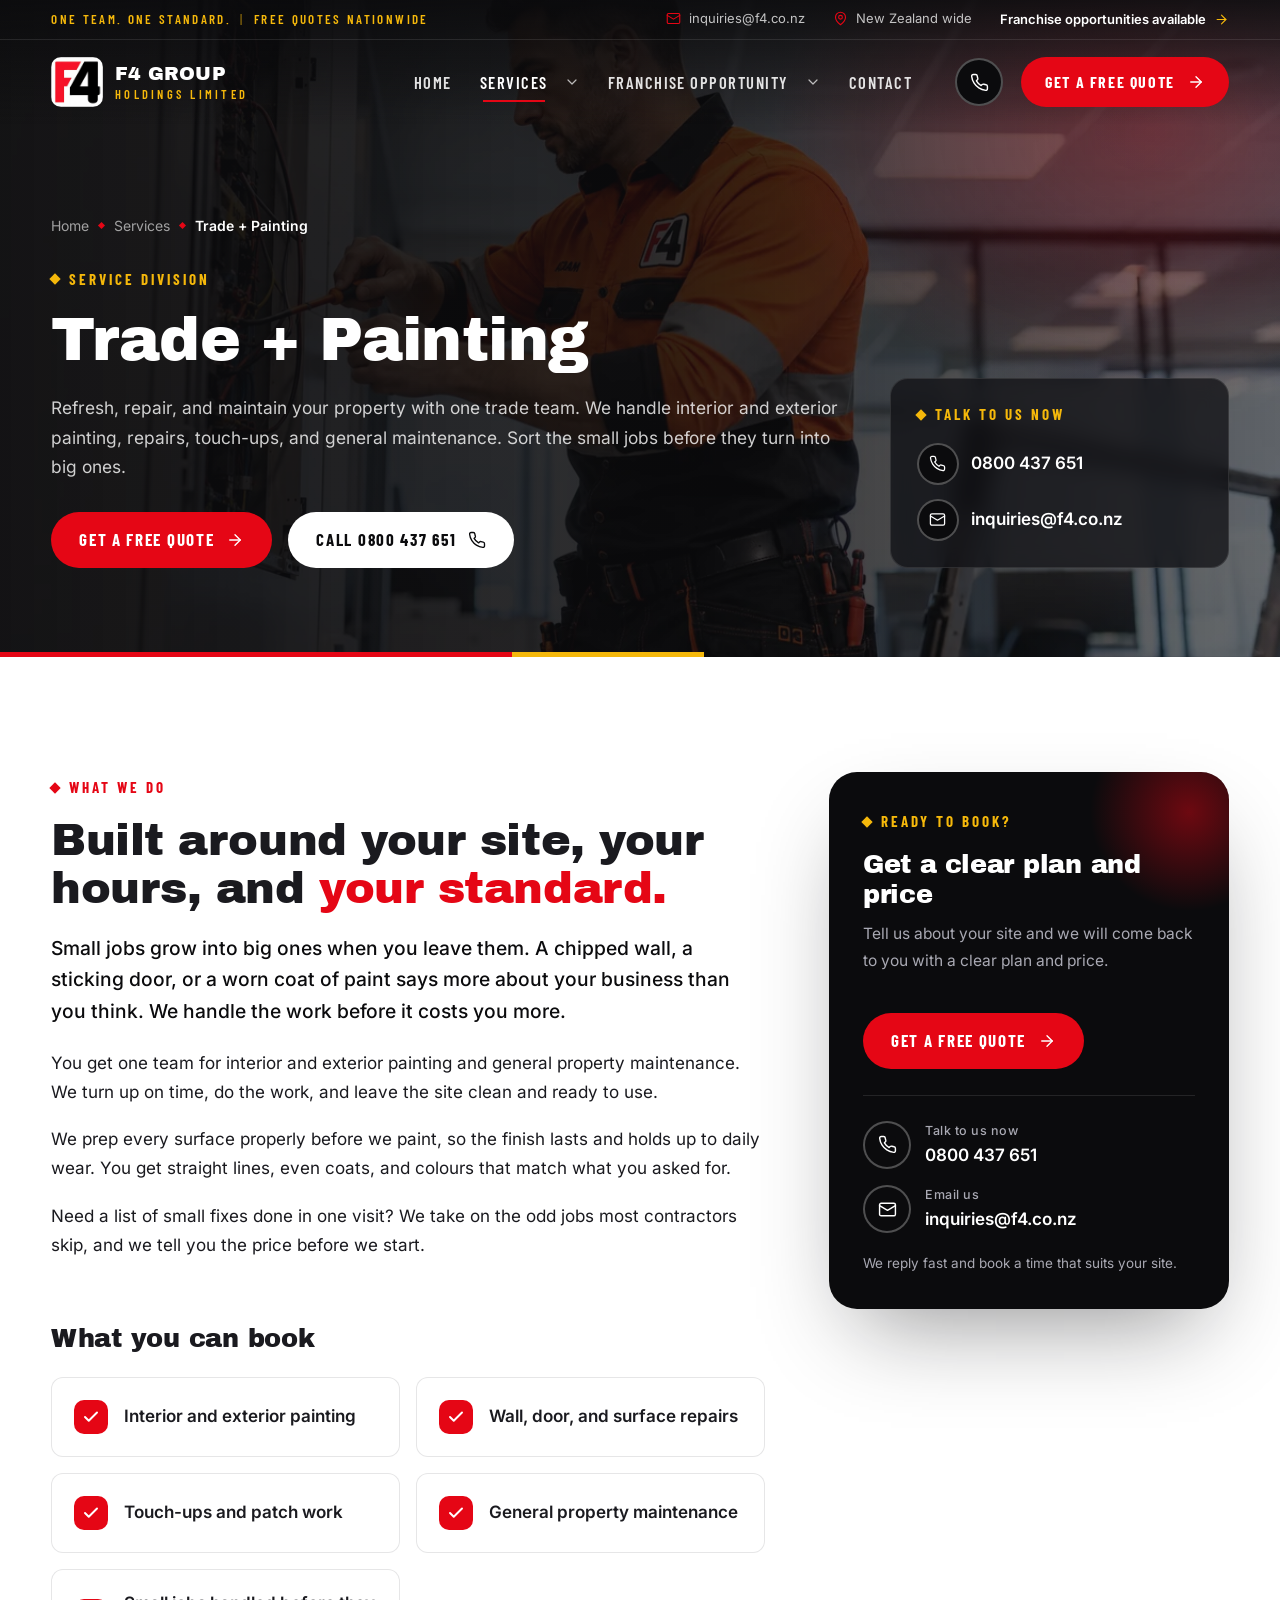
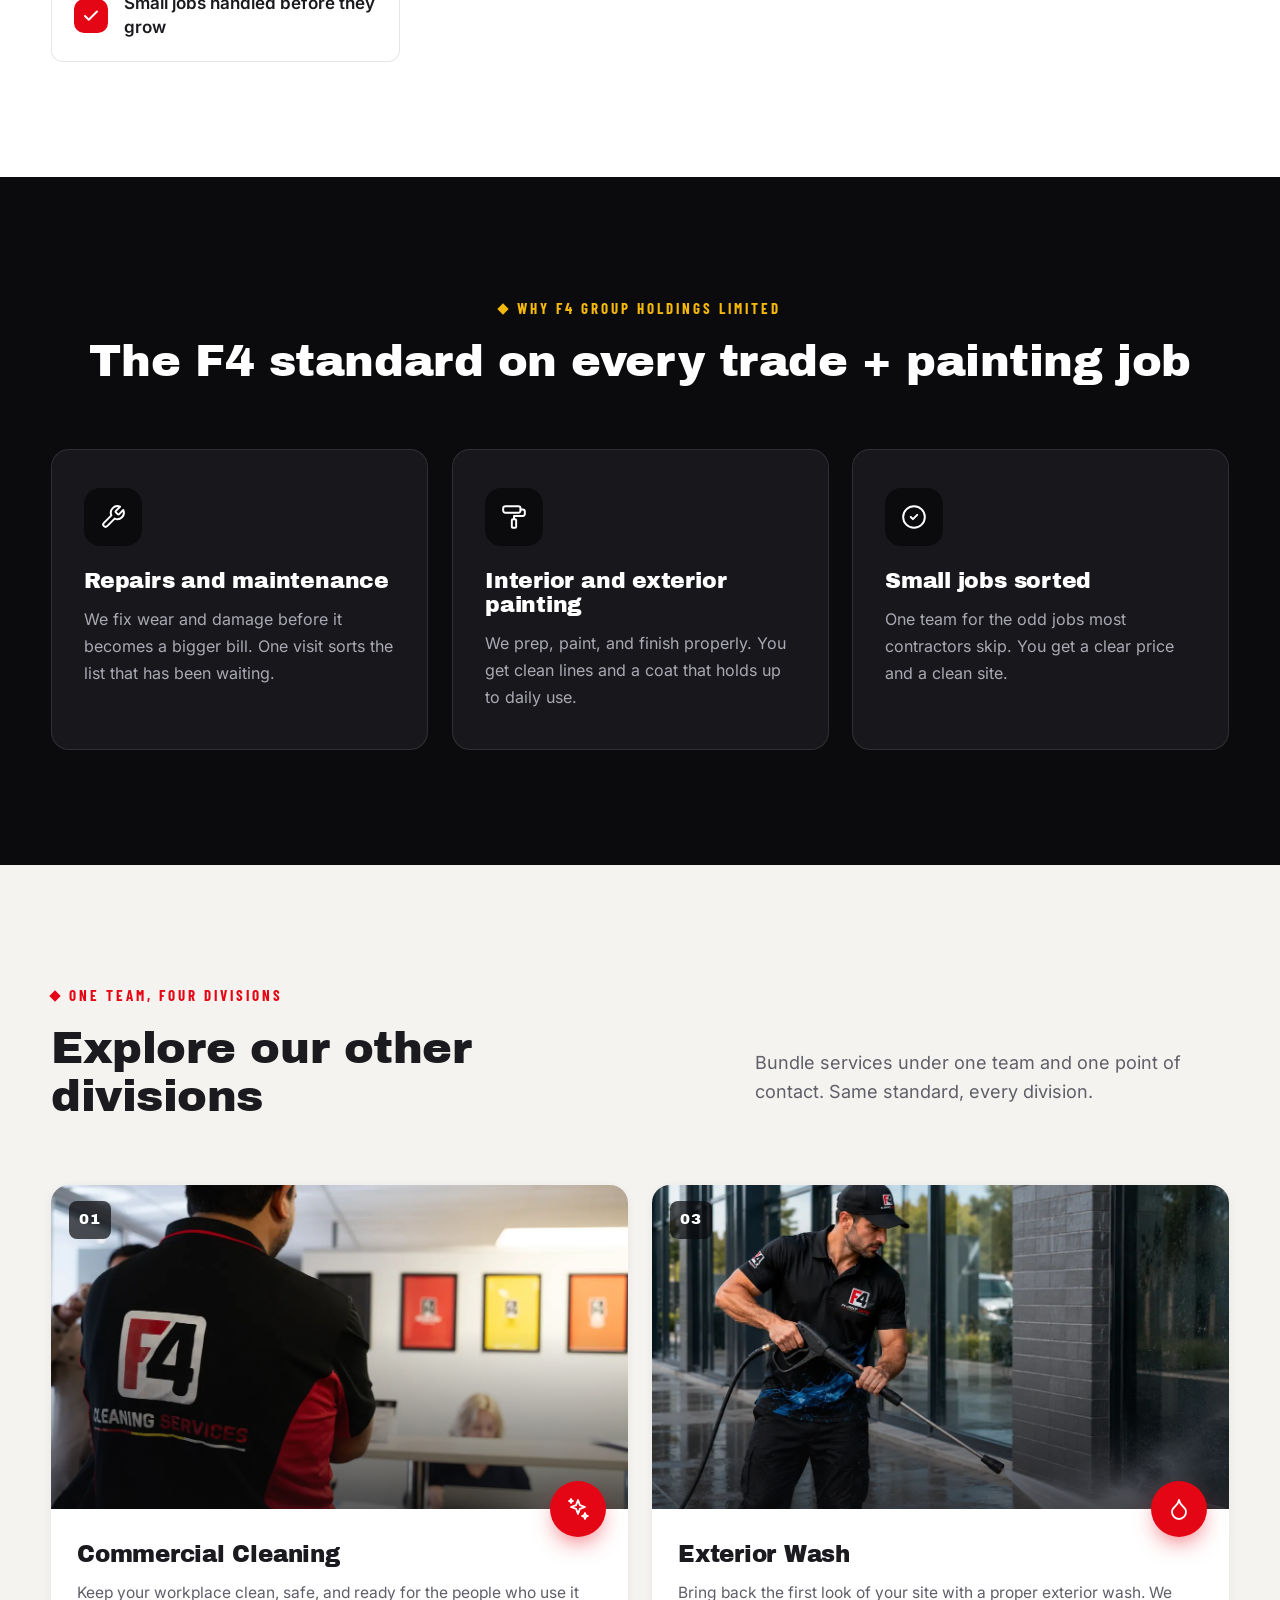
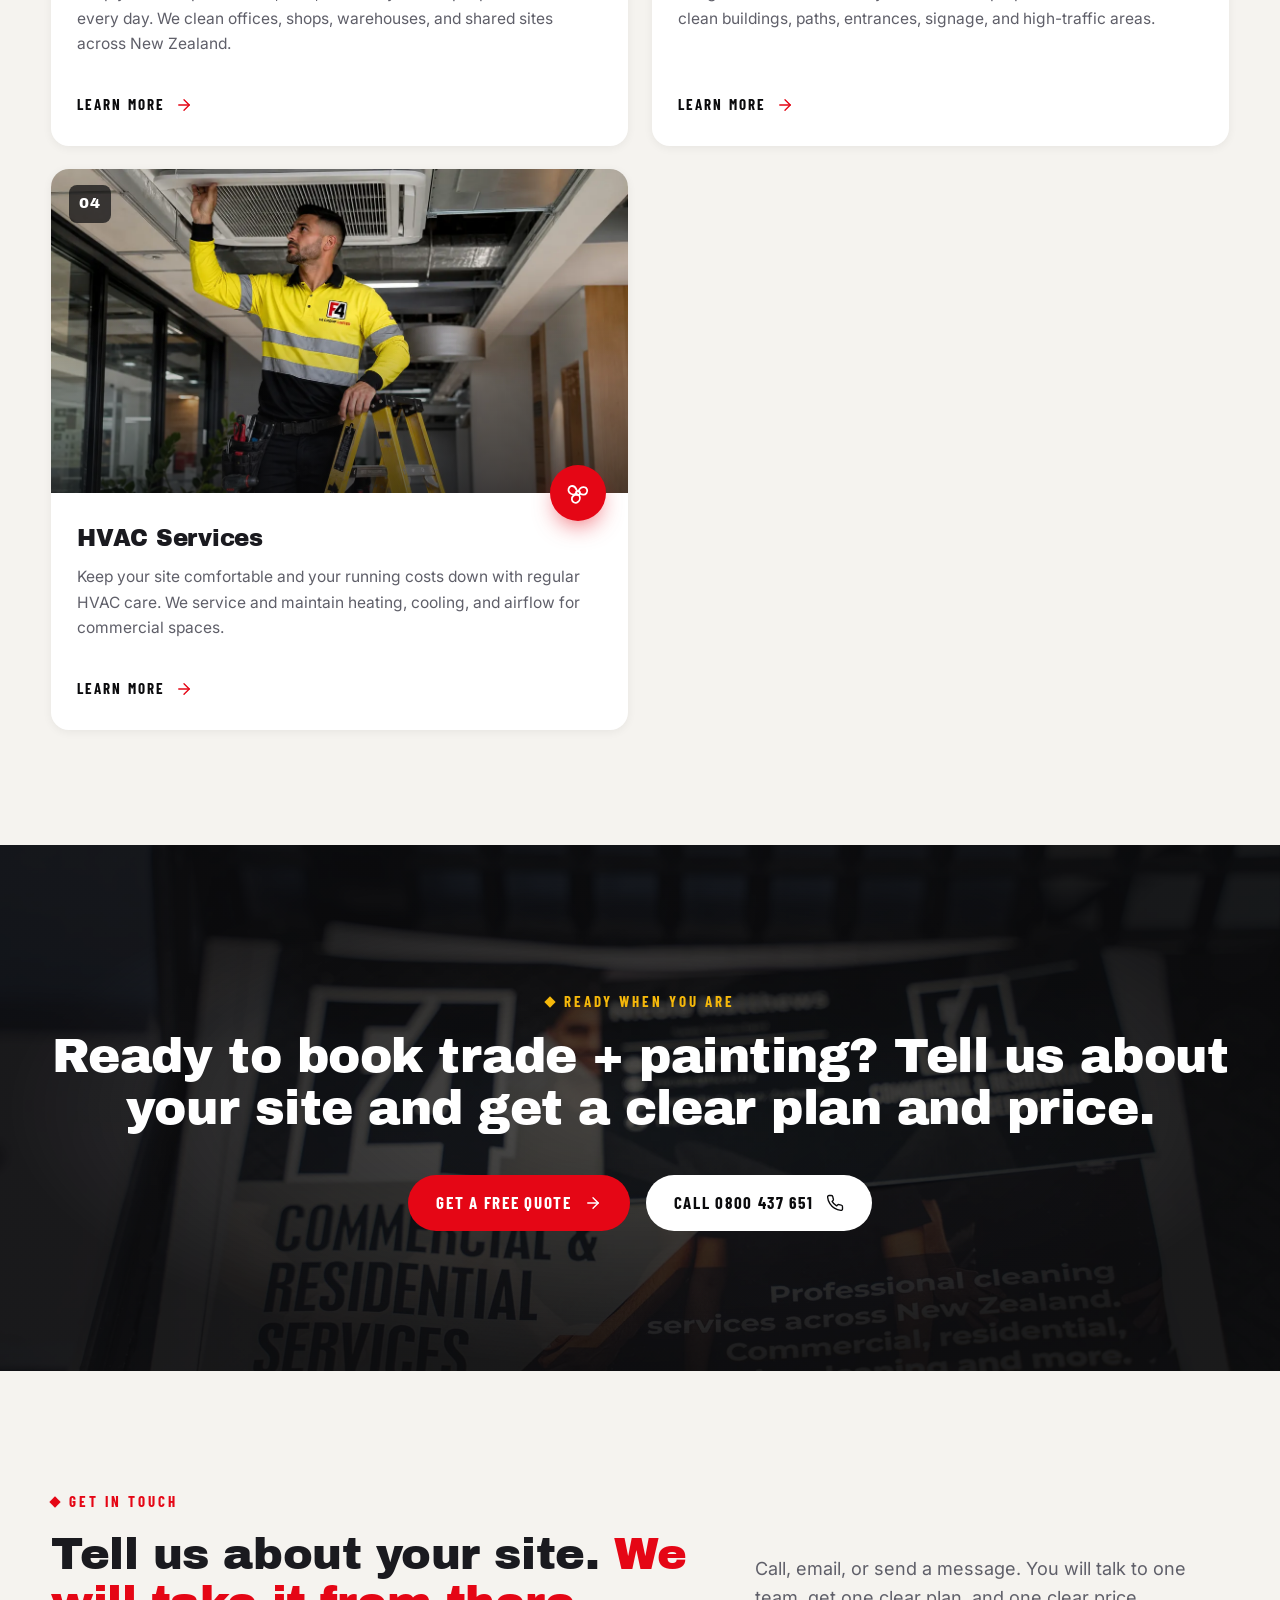
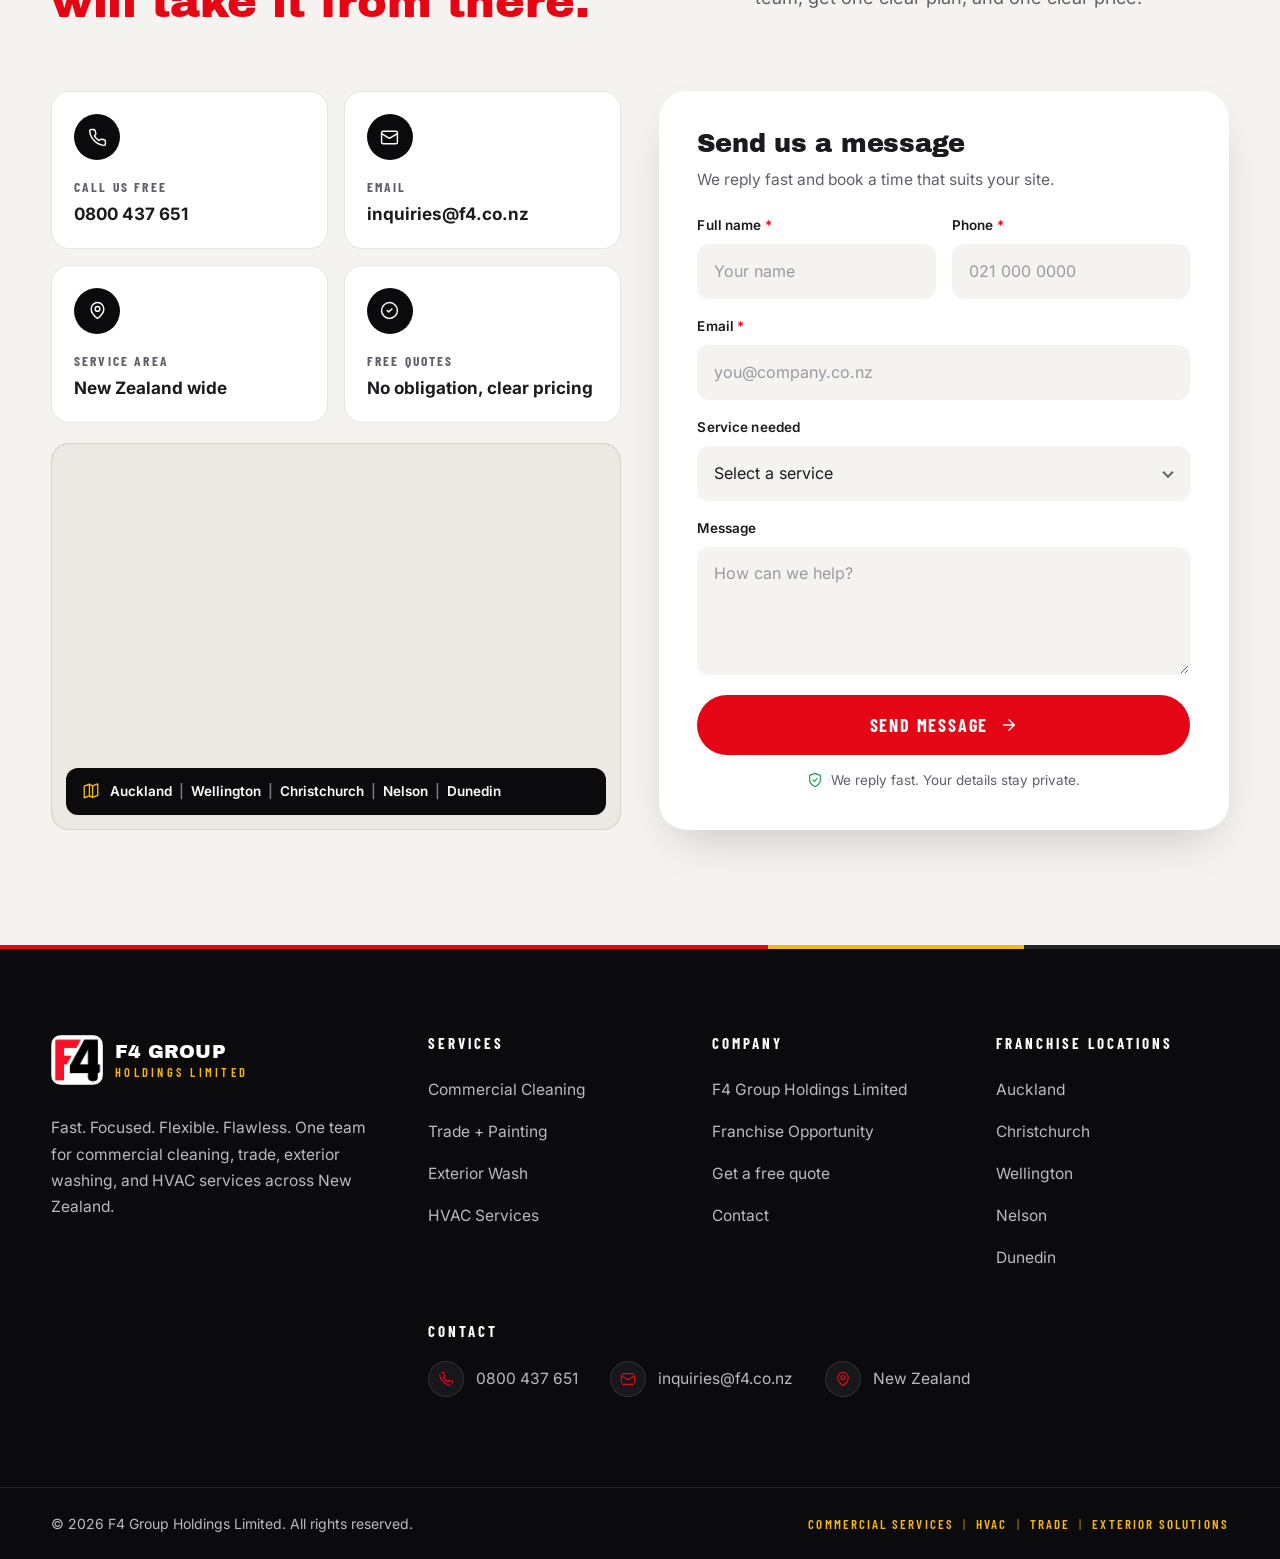
<file: docs/services-trade-painting.html>
<!doctype html>
<html lang="en-US">
<head>
	<meta charset="UTF-8">
	<meta name="viewport" content="width=device-width, initial-scale=1, viewport-fit=cover">
	<title>Trade + Painting | F4 Group Holdings Limited</title>
<meta name='robots' content='noindex, nofollow' />
<script>document.documentElement.classList.add('js');</script>
<link rel="preload" href="assets/fonts/archivo-black-latin-400-normal.woff2" as="font" type="font/woff2" crossorigin>
<link rel="preload" href="assets/fonts/inter-latin-400-normal.woff2" as="font" type="font/woff2" crossorigin>
<link rel="preload" href="assets/img/hero.webp" as="image" fetchpriority="high">
<meta name="theme-color" content="#0b0b0d">
<style id='classic-theme-styles-inline-css'>
/*! This file is auto-generated */
.wp-block-button__link{color:#fff;background-color:#32373c;border-radius:9999px;box-shadow:none;text-decoration:none;padding:calc(.667em + 2px) calc(1.333em + 2px);font-size:1.125em}.wp-block-file__button{background:#32373c;color:#fff;text-decoration:none}
</style>
<style id='global-styles-inline-css'>
:root{--wp--preset--aspect-ratio--square: 1;--wp--preset--aspect-ratio--4-3: 4/3;--wp--preset--aspect-ratio--3-4: 3/4;--wp--preset--aspect-ratio--3-2: 3/2;--wp--preset--aspect-ratio--2-3: 2/3;--wp--preset--aspect-ratio--16-9: 16/9;--wp--preset--aspect-ratio--9-16: 9/16;--wp--preset--color--black: #000000;--wp--preset--color--cyan-bluish-gray: #abb8c3;--wp--preset--color--white: #ffffff;--wp--preset--color--pale-pink: #f78da7;--wp--preset--color--vivid-red: #cf2e2e;--wp--preset--color--luminous-vivid-orange: #ff6900;--wp--preset--color--luminous-vivid-amber: #fcb900;--wp--preset--color--light-green-cyan: #7bdcb5;--wp--preset--color--vivid-green-cyan: #00d084;--wp--preset--color--pale-cyan-blue: #8ed1fc;--wp--preset--color--vivid-cyan-blue: #0693e3;--wp--preset--color--vivid-purple: #9b51e0;--wp--preset--gradient--vivid-cyan-blue-to-vivid-purple: linear-gradient(135deg,rgba(6,147,227,1) 0%,rgb(155,81,224) 100%);--wp--preset--gradient--light-green-cyan-to-vivid-green-cyan: linear-gradient(135deg,rgb(122,220,180) 0%,rgb(0,208,130) 100%);--wp--preset--gradient--luminous-vivid-amber-to-luminous-vivid-orange: linear-gradient(135deg,rgba(252,185,0,1) 0%,rgba(255,105,0,1) 100%);--wp--preset--gradient--luminous-vivid-orange-to-vivid-red: linear-gradient(135deg,rgba(255,105,0,1) 0%,rgb(207,46,46) 100%);--wp--preset--gradient--very-light-gray-to-cyan-bluish-gray: linear-gradient(135deg,rgb(238,238,238) 0%,rgb(169,184,195) 100%);--wp--preset--gradient--cool-to-warm-spectrum: linear-gradient(135deg,rgb(74,234,220) 0%,rgb(151,120,209) 20%,rgb(207,42,186) 40%,rgb(238,44,130) 60%,rgb(251,105,98) 80%,rgb(254,248,76) 100%);--wp--preset--gradient--blush-light-purple: linear-gradient(135deg,rgb(255,206,236) 0%,rgb(152,150,240) 100%);--wp--preset--gradient--blush-bordeaux: linear-gradient(135deg,rgb(254,205,165) 0%,rgb(254,45,45) 50%,rgb(107,0,62) 100%);--wp--preset--gradient--luminous-dusk: linear-gradient(135deg,rgb(255,203,112) 0%,rgb(199,81,192) 50%,rgb(65,88,208) 100%);--wp--preset--gradient--pale-ocean: linear-gradient(135deg,rgb(255,245,203) 0%,rgb(182,227,212) 50%,rgb(51,167,181) 100%);--wp--preset--gradient--electric-grass: linear-gradient(135deg,rgb(202,248,128) 0%,rgb(113,206,126) 100%);--wp--preset--gradient--midnight: linear-gradient(135deg,rgb(2,3,129) 0%,rgb(40,116,252) 100%);--wp--preset--font-size--small: 13px;--wp--preset--font-size--medium: 20px;--wp--preset--font-size--large: 36px;--wp--preset--font-size--x-large: 42px;--wp--preset--spacing--20: 0.44rem;--wp--preset--spacing--30: 0.67rem;--wp--preset--spacing--40: 1rem;--wp--preset--spacing--50: 1.5rem;--wp--preset--spacing--60: 2.25rem;--wp--preset--spacing--70: 3.38rem;--wp--preset--spacing--80: 5.06rem;--wp--preset--shadow--natural: 6px 6px 9px rgba(0, 0, 0, 0.2);--wp--preset--shadow--deep: 12px 12px 50px rgba(0, 0, 0, 0.4);--wp--preset--shadow--sharp: 6px 6px 0px rgba(0, 0, 0, 0.2);--wp--preset--shadow--outlined: 6px 6px 0px -3px rgba(255, 255, 255, 1), 6px 6px rgba(0, 0, 0, 1);--wp--preset--shadow--crisp: 6px 6px 0px rgba(0, 0, 0, 1);}:where(.is-layout-flex){gap: 0.5em;}:where(.is-layout-grid){gap: 0.5em;}body .is-layout-flex{display: flex;}.is-layout-flex{flex-wrap: wrap;align-items: center;}.is-layout-flex > :is(*, div){margin: 0;}body .is-layout-grid{display: grid;}.is-layout-grid > :is(*, div){margin: 0;}:where(.wp-block-columns.is-layout-flex){gap: 2em;}:where(.wp-block-columns.is-layout-grid){gap: 2em;}:where(.wp-block-post-template.is-layout-flex){gap: 1.25em;}:where(.wp-block-post-template.is-layout-grid){gap: 1.25em;}.has-black-color{color: var(--wp--preset--color--black) !important;}.has-cyan-bluish-gray-color{color: var(--wp--preset--color--cyan-bluish-gray) !important;}.has-white-color{color: var(--wp--preset--color--white) !important;}.has-pale-pink-color{color: var(--wp--preset--color--pale-pink) !important;}.has-vivid-red-color{color: var(--wp--preset--color--vivid-red) !important;}.has-luminous-vivid-orange-color{color: var(--wp--preset--color--luminous-vivid-orange) !important;}.has-luminous-vivid-amber-color{color: var(--wp--preset--color--luminous-vivid-amber) !important;}.has-light-green-cyan-color{color: var(--wp--preset--color--light-green-cyan) !important;}.has-vivid-green-cyan-color{color: var(--wp--preset--color--vivid-green-cyan) !important;}.has-pale-cyan-blue-color{color: var(--wp--preset--color--pale-cyan-blue) !important;}.has-vivid-cyan-blue-color{color: var(--wp--preset--color--vivid-cyan-blue) !important;}.has-vivid-purple-color{color: var(--wp--preset--color--vivid-purple) !important;}.has-black-background-color{background-color: var(--wp--preset--color--black) !important;}.has-cyan-bluish-gray-background-color{background-color: var(--wp--preset--color--cyan-bluish-gray) !important;}.has-white-background-color{background-color: var(--wp--preset--color--white) !important;}.has-pale-pink-background-color{background-color: var(--wp--preset--color--pale-pink) !important;}.has-vivid-red-background-color{background-color: var(--wp--preset--color--vivid-red) !important;}.has-luminous-vivid-orange-background-color{background-color: var(--wp--preset--color--luminous-vivid-orange) !important;}.has-luminous-vivid-amber-background-color{background-color: var(--wp--preset--color--luminous-vivid-amber) !important;}.has-light-green-cyan-background-color{background-color: var(--wp--preset--color--light-green-cyan) !important;}.has-vivid-green-cyan-background-color{background-color: var(--wp--preset--color--vivid-green-cyan) !important;}.has-pale-cyan-blue-background-color{background-color: var(--wp--preset--color--pale-cyan-blue) !important;}.has-vivid-cyan-blue-background-color{background-color: var(--wp--preset--color--vivid-cyan-blue) !important;}.has-vivid-purple-background-color{background-color: var(--wp--preset--color--vivid-purple) !important;}.has-black-border-color{border-color: var(--wp--preset--color--black) !important;}.has-cyan-bluish-gray-border-color{border-color: var(--wp--preset--color--cyan-bluish-gray) !important;}.has-white-border-color{border-color: var(--wp--preset--color--white) !important;}.has-pale-pink-border-color{border-color: var(--wp--preset--color--pale-pink) !important;}.has-vivid-red-border-color{border-color: var(--wp--preset--color--vivid-red) !important;}.has-luminous-vivid-orange-border-color{border-color: var(--wp--preset--color--luminous-vivid-orange) !important;}.has-luminous-vivid-amber-border-color{border-color: var(--wp--preset--color--luminous-vivid-amber) !important;}.has-light-green-cyan-border-color{border-color: var(--wp--preset--color--light-green-cyan) !important;}.has-vivid-green-cyan-border-color{border-color: var(--wp--preset--color--vivid-green-cyan) !important;}.has-pale-cyan-blue-border-color{border-color: var(--wp--preset--color--pale-cyan-blue) !important;}.has-vivid-cyan-blue-border-color{border-color: var(--wp--preset--color--vivid-cyan-blue) !important;}.has-vivid-purple-border-color{border-color: var(--wp--preset--color--vivid-purple) !important;}.has-vivid-cyan-blue-to-vivid-purple-gradient-background{background: var(--wp--preset--gradient--vivid-cyan-blue-to-vivid-purple) !important;}.has-light-green-cyan-to-vivid-green-cyan-gradient-background{background: var(--wp--preset--gradient--light-green-cyan-to-vivid-green-cyan) !important;}.has-luminous-vivid-amber-to-luminous-vivid-orange-gradient-background{background: var(--wp--preset--gradient--luminous-vivid-amber-to-luminous-vivid-orange) !important;}.has-luminous-vivid-orange-to-vivid-red-gradient-background{background: var(--wp--preset--gradient--luminous-vivid-orange-to-vivid-red) !important;}.has-very-light-gray-to-cyan-bluish-gray-gradient-background{background: var(--wp--preset--gradient--very-light-gray-to-cyan-bluish-gray) !important;}.has-cool-to-warm-spectrum-gradient-background{background: var(--wp--preset--gradient--cool-to-warm-spectrum) !important;}.has-blush-light-purple-gradient-background{background: var(--wp--preset--gradient--blush-light-purple) !important;}.has-blush-bordeaux-gradient-background{background: var(--wp--preset--gradient--blush-bordeaux) !important;}.has-luminous-dusk-gradient-background{background: var(--wp--preset--gradient--luminous-dusk) !important;}.has-pale-ocean-gradient-background{background: var(--wp--preset--gradient--pale-ocean) !important;}.has-electric-grass-gradient-background{background: var(--wp--preset--gradient--electric-grass) !important;}.has-midnight-gradient-background{background: var(--wp--preset--gradient--midnight) !important;}.has-small-font-size{font-size: var(--wp--preset--font-size--small) !important;}.has-medium-font-size{font-size: var(--wp--preset--font-size--medium) !important;}.has-large-font-size{font-size: var(--wp--preset--font-size--large) !important;}.has-x-large-font-size{font-size: var(--wp--preset--font-size--x-large) !important;}
:where(.wp-block-post-template.is-layout-flex){gap: 1.25em;}:where(.wp-block-post-template.is-layout-grid){gap: 1.25em;}
:where(.wp-block-columns.is-layout-flex){gap: 2em;}:where(.wp-block-columns.is-layout-grid){gap: 2em;}
:root :where(.wp-block-pullquote){font-size: 1.5em;line-height: 1.6;}
</style>
<link rel='stylesheet' id='f4-main-css' href='assets/css/main.css' media='all' />
<style>
html { color-scheme: light; }
.map-static { position: absolute; inset: 0; display: grid; place-items: center; text-align: center; padding: 24px 24px 80px;
  background: radial-gradient(circle at 30% 40%, rgba(229,6,21,.12), transparent 60%), repeating-linear-gradient(0deg, #e8e5df 0 1px, transparent 1px 40px), repeating-linear-gradient(90deg, #e8e5df 0 1px, transparent 1px 40px), #f1eee9; color: #1a1a1f; }
.map-static__inner { display: grid; gap: 6px; max-width: 320px; }
.map-static strong { font-family: "Archivo Black", sans-serif; font-weight: 400; font-size: 20px; }
.map-static span span, .map-static__inner > span { font-size: 14px; color: #5f5f69; }
</style>
</head>
<body class="page-template page-template-page-templates page-template-template-service page-template-page-templatestemplate-service-php page page-id-9 page-child parent-pageid-7 wp-embed-responsive is-inner">
<a class="skip-link" href="#main">Skip to content</a>
<div class="scroll-progress" aria-hidden="true"><span></span></div>

<header class="site-header" data-header>
	<div class="topbar">
		<div class="container topbar__inner">
			<p class="topbar__tag">One team. One standard. <i>|</i> Free quotes nationwide</p>
			<ul class="topbar__links">
				<li><a href="mailto:inquiries@f4.co.nz"><svg class="icon icon-mail " width="24" height="24" viewBox="0 0 24 24" fill="none" stroke="currentColor" stroke-width="1.8" stroke-linecap="round" stroke-linejoin="round" aria-hidden="true" focusable="false"><rect x="2" y="4" width="20" height="16" rx="2"/><path d="m22 7-10 6L2 7"/></svg><span>inquiries@f4.co.nz</span></a></li>
				<li><span><svg class="icon icon-pin " width="24" height="24" viewBox="0 0 24 24" fill="none" stroke="currentColor" stroke-width="1.8" stroke-linecap="round" stroke-linejoin="round" aria-hidden="true" focusable="false"><path d="M20 10c0 6-8 12-8 12s-8-6-8-12a8 8 0 0 1 16 0z"/><circle cx="12" cy="10" r="3"/></svg>New Zealand wide</span></li>
				<li><a class="topbar__franchise" href="franchise-opportunity.html">Franchise opportunities available <svg class="icon icon-arrow-right " width="24" height="24" viewBox="0 0 24 24" fill="none" stroke="currentColor" stroke-width="1.8" stroke-linecap="round" stroke-linejoin="round" aria-hidden="true" focusable="false"><path d="M5 12h14"/><path d="m12 5 7 7-7 7"/></svg></a></li>
			</ul>
		</div>
	</div>

	<div class="container header-main">
		<a class="brand" href="index.html" aria-label="F4 Group Holdings Limited home">
			<img class="brand__logo" src="assets/img/logo.png" alt="F4 Group Holdings Limited" width="120" height="116">			<span class="brand__text"><strong>F4 Group</strong><small>Holdings Limited</small></span>
		</a>

		<nav class="primary-nav" id="primary-nav" aria-label="Primary" data-nav>
			<div class="primary-nav__head">
				<span class="eyebrow eyebrow--gold">Menu</span>
				<button class="nav-close" type="button" aria-label="Close menu" data-nav-close><svg class="icon icon-close " width="24" height="24" viewBox="0 0 24 24" fill="none" stroke="currentColor" stroke-width="1.8" stroke-linecap="round" stroke-linejoin="round" aria-hidden="true" focusable="false"><path d="M18 6 6 18"/><path d="m6 6 12 12"/></svg></button>
			</div>
			<ul id="menu-f4-primary" class="menu"><li id="menu-item-20" class="menu-item menu-item-type-post_type menu-item-object-page menu-item-home menu-item-20"><a href="index.html">Home</a></li>
<li id="menu-item-21" class="menu-item menu-item-type-post_type menu-item-object-page current-menu-ancestor current-menu-parent current_page_parent current_page_ancestor menu-item-has-children menu-item-21"><a href="f4-group.html">Services</a><button class="submenu-toggle" type="button" aria-expanded="false" aria-label="Show Services submenu"><svg class="icon icon-chevron-down " width="24" height="24" viewBox="0 0 24 24" fill="none" stroke="currentColor" stroke-width="1.8" stroke-linecap="round" stroke-linejoin="round" aria-hidden="true" focusable="false"><path d="m6 9 6 6 6-6"/></svg></button>
<ul class="sub-menu">
	<li id="menu-item-22" class="menu-item menu-item-type-post_type menu-item-object-page menu-item-22"><a href="services-commercial-cleaning.html">Commercial Cleaning</a></li>
	<li id="menu-item-23" class="menu-item menu-item-type-post_type menu-item-object-page current-menu-item page_item page-item-9 current_page_item menu-item-23"><a href="services-trade-painting.html" aria-current="page">Trade + Painting</a></li>
	<li id="menu-item-24" class="menu-item menu-item-type-post_type menu-item-object-page menu-item-24"><a href="services-exterior-wash.html">Exterior Wash</a></li>
	<li id="menu-item-25" class="menu-item menu-item-type-post_type menu-item-object-page menu-item-25"><a href="services-hvac-services.html">HVAC Services</a></li>
</ul>
</li>
<li id="menu-item-26" class="menu-item menu-item-type-post_type menu-item-object-page menu-item-has-children menu-item-26"><a href="franchise-opportunity.html">Franchise Opportunity</a><button class="submenu-toggle" type="button" aria-expanded="false" aria-label="Show Franchise Opportunity submenu"><svg class="icon icon-chevron-down " width="24" height="24" viewBox="0 0 24 24" fill="none" stroke="currentColor" stroke-width="1.8" stroke-linecap="round" stroke-linejoin="round" aria-hidden="true" focusable="false"><path d="m6 9 6 6 6-6"/></svg></button>
<ul class="sub-menu">
	<li id="menu-item-27" class="menu-item menu-item-type-post_type menu-item-object-page menu-item-27"><a href="franchise-auckland.html">Auckland</a></li>
	<li id="menu-item-28" class="menu-item menu-item-type-post_type menu-item-object-page menu-item-28"><a href="franchise-christchurch.html">Christchurch</a></li>
	<li id="menu-item-29" class="menu-item menu-item-type-post_type menu-item-object-page menu-item-29"><a href="franchise-wellington.html">Wellington</a></li>
	<li id="menu-item-30" class="menu-item menu-item-type-post_type menu-item-object-page menu-item-30"><a href="franchise-nelson.html">Nelson</a></li>
	<li id="menu-item-31" class="menu-item menu-item-type-post_type menu-item-object-page menu-item-31"><a href="franchise-dunedin.html">Dunedin</a></li>
</ul>
</li>
<li id="menu-item-32" class="menu-item menu-item-type-post_type menu-item-object-page menu-item-32"><a href="contact.html">Contact</a></li>
</ul>			<div class="primary-nav__foot">
				<a class="btn btn--red" href="quote.html" ><span>Get a free quote</span><svg class="icon icon-arrow-right " width="24" height="24" viewBox="0 0 24 24" fill="none" stroke="currentColor" stroke-width="1.8" stroke-linecap="round" stroke-linejoin="round" aria-hidden="true" focusable="false"><path d="M5 12h14"/><path d="m12 5 7 7-7 7"/></svg></a>				<a class="nav-contact" href="tel:0800437651"><svg class="icon icon-phone " width="24" height="24" viewBox="0 0 24 24" fill="none" stroke="currentColor" stroke-width="1.8" stroke-linecap="round" stroke-linejoin="round" aria-hidden="true" focusable="false"><path d="M22 16.92v3a2 2 0 0 1-2.18 2 19.8 19.8 0 0 1-8.63-3.07 19.5 19.5 0 0 1-6-6A19.8 19.8 0 0 1 2.12 4.18 2 2 0 0 1 4.11 2h3a2 2 0 0 1 2 1.72c.13.96.36 1.9.7 2.81a2 2 0 0 1-.45 2.11L8.09 9.91a16 16 0 0 0 6 6l1.27-1.27a2 2 0 0 1 2.11-.45c.91.34 1.85.57 2.81.7A2 2 0 0 1 22 16.92z"/></svg><span>0800 437 651</span></a>
				<a class="nav-contact" href="mailto:inquiries@f4.co.nz"><svg class="icon icon-mail " width="24" height="24" viewBox="0 0 24 24" fill="none" stroke="currentColor" stroke-width="1.8" stroke-linecap="round" stroke-linejoin="round" aria-hidden="true" focusable="false"><rect x="2" y="4" width="20" height="16" rx="2"/><path d="m22 7-10 6L2 7"/></svg><span>inquiries@f4.co.nz</span></a>
			</div>
		</nav>

		<div class="header-actions">
			<a class="header-call" href="tel:0800437651" aria-label="Call 0800 437 651">
				<span class="call-circle"><svg class="icon icon-phone " width="24" height="24" viewBox="0 0 24 24" fill="none" stroke="currentColor" stroke-width="1.8" stroke-linecap="round" stroke-linejoin="round" aria-hidden="true" focusable="false"><path d="M22 16.92v3a2 2 0 0 1-2.18 2 19.8 19.8 0 0 1-8.63-3.07 19.5 19.5 0 0 1-6-6A19.8 19.8 0 0 1 2.12 4.18 2 2 0 0 1 4.11 2h3a2 2 0 0 1 2 1.72c.13.96.36 1.9.7 2.81a2 2 0 0 1-.45 2.11L8.09 9.91a16 16 0 0 0 6 6l1.27-1.27a2 2 0 0 1 2.11-.45c.91.34 1.85.57 2.81.7A2 2 0 0 1 22 16.92z"/></svg></span>
				<span class="header-call__text"><small>Call us free</small><strong>0800 437 651</strong></span>
			</a>
			<a class="btn btn--red" href="quote.html" data-cta="header"><span>Get a free quote</span><svg class="icon icon-arrow-right " width="24" height="24" viewBox="0 0 24 24" fill="none" stroke="currentColor" stroke-width="1.8" stroke-linecap="round" stroke-linejoin="round" aria-hidden="true" focusable="false"><path d="M5 12h14"/><path d="m12 5 7 7-7 7"/></svg></a>			<button class="nav-toggle" type="button" aria-controls="primary-nav" aria-expanded="false" aria-label="Open menu" data-nav-toggle>
				<span></span><span></span><span></span>
			</button>
		</div>
	</div>
</header>
<div class="nav-overlay" data-nav-close aria-hidden="true"></div>

<main id="main" class="site-main">
<section class="page-hero">
	<div class="page-hero__media" aria-hidden="true">
		<img src="assets/img/service-trade-painting.webp" alt="" fetchpriority="high">
	</div>
	<div class="container">
		<nav class="breadcrumbs" aria-label="Breadcrumb"><ol><li><a href="index.html">Home</a></li><li><a href="services.html">Services</a></li><li aria-current="page">Trade + Painting</li></ol></nav>		<div class="page-hero__inner">
			<div class="page-hero__content">
									<span class="eyebrow eyebrow--gold">Service division</span>
								<h1 class="page-hero__title">Trade + Painting</h1>
									<p class="page-hero__lead">Refresh, repair, and maintain your property with one trade team. We handle interior and exterior painting, repairs, touch-ups, and general maintenance. Sort the small jobs before they turn into big ones.</p>
													<div class="btn-row">
						<a class="btn btn--red" href="quote.html?service=trade-painting" ><span>Get a free quote</span><svg class="icon icon-arrow-right " width="24" height="24" viewBox="0 0 24 24" fill="none" stroke="currentColor" stroke-width="1.8" stroke-linecap="round" stroke-linejoin="round" aria-hidden="true" focusable="false"><path d="M5 12h14"/><path d="m12 5 7 7-7 7"/></svg></a><a class="btn btn--white" href="tel:0800437651" ><span>Call 0800 437 651</span><svg class="icon icon-phone " width="24" height="24" viewBox="0 0 24 24" fill="none" stroke="currentColor" stroke-width="1.8" stroke-linecap="round" stroke-linejoin="round" aria-hidden="true" focusable="false"><path d="M22 16.92v3a2 2 0 0 1-2.18 2 19.8 19.8 0 0 1-8.63-3.07 19.5 19.5 0 0 1-6-6A19.8 19.8 0 0 1 2.12 4.18 2 2 0 0 1 4.11 2h3a2 2 0 0 1 2 1.72c.13.96.36 1.9.7 2.81a2 2 0 0 1-.45 2.11L8.09 9.91a16 16 0 0 0 6 6l1.27-1.27a2 2 0 0 1 2.11-.45c.91.34 1.85.57 2.81.7A2 2 0 0 1 22 16.92z"/></svg></a>					</div>
							</div>
							<div class="page-hero__aside">
					<span class="eyebrow eyebrow--gold">Talk to us now</span>
					<a href="tel:0800437651"><span class="call-circle"><svg class="icon icon-phone " width="24" height="24" viewBox="0 0 24 24" fill="none" stroke="currentColor" stroke-width="1.8" stroke-linecap="round" stroke-linejoin="round" aria-hidden="true" focusable="false"><path d="M22 16.92v3a2 2 0 0 1-2.18 2 19.8 19.8 0 0 1-8.63-3.07 19.5 19.5 0 0 1-6-6A19.8 19.8 0 0 1 2.12 4.18 2 2 0 0 1 4.11 2h3a2 2 0 0 1 2 1.72c.13.96.36 1.9.7 2.81a2 2 0 0 1-.45 2.11L8.09 9.91a16 16 0 0 0 6 6l1.27-1.27a2 2 0 0 1 2.11-.45c.91.34 1.85.57 2.81.7A2 2 0 0 1 22 16.92z"/></svg></span><span>0800 437 651</span></a>
					<a href="mailto:inquiries@f4.co.nz"><span class="call-circle"><svg class="icon icon-mail " width="24" height="24" viewBox="0 0 24 24" fill="none" stroke="currentColor" stroke-width="1.8" stroke-linecap="round" stroke-linejoin="round" aria-hidden="true" focusable="false"><rect x="2" y="4" width="20" height="16" rx="2"/><path d="m22 7-10 6L2 7"/></svg></span><span>inquiries@f4.co.nz</span></a>
				</div>
					</div>
	</div>
</section>

<section class="section service-intro">
	<div class="container content-layout">
		<div class="service-intro__body">
			<div data-reveal>
				<span class="eyebrow ">What we do</span>				<h2 class="h2">Built around your site, your hours, and <span class="text-red">your standard.</span></h2>
									<p>Small jobs grow into big ones when you leave them. A chipped wall, a sticking door, or a worn coat of paint says more about your business than you think. We handle the work before it costs you more.</p>
									<p>You get one team for interior and exterior painting and general property maintenance. We turn up on time, do the work, and leave the site clean and ready to use.</p>
									<p>We prep every surface properly before we paint, so the finish lasts and holds up to daily wear. You get straight lines, even coats, and colours that match what you asked for.</p>
									<p>Need a list of small fixes done in one visit? We take on the odd jobs most contractors skip, and we tell you the price before we start.</p>
							</div>

			
			<div class="book-block" data-reveal>
				<h3 class="h3">What you can book</h3>
				<ul class="tiles">
											<li class="tile"><svg class="icon icon-check " width="24" height="24" viewBox="0 0 24 24" fill="none" stroke="currentColor" stroke-width="1.8" stroke-linecap="round" stroke-linejoin="round" aria-hidden="true" focusable="false"><path d="M20 6 9 17l-5-5"/></svg><span>Interior and exterior painting</span></li>
											<li class="tile"><svg class="icon icon-check " width="24" height="24" viewBox="0 0 24 24" fill="none" stroke="currentColor" stroke-width="1.8" stroke-linecap="round" stroke-linejoin="round" aria-hidden="true" focusable="false"><path d="M20 6 9 17l-5-5"/></svg><span>Wall, door, and surface repairs</span></li>
											<li class="tile"><svg class="icon icon-check " width="24" height="24" viewBox="0 0 24 24" fill="none" stroke="currentColor" stroke-width="1.8" stroke-linecap="round" stroke-linejoin="round" aria-hidden="true" focusable="false"><path d="M20 6 9 17l-5-5"/></svg><span>Touch-ups and patch work</span></li>
											<li class="tile"><svg class="icon icon-check " width="24" height="24" viewBox="0 0 24 24" fill="none" stroke="currentColor" stroke-width="1.8" stroke-linecap="round" stroke-linejoin="round" aria-hidden="true" focusable="false"><path d="M20 6 9 17l-5-5"/></svg><span>General property maintenance</span></li>
											<li class="tile"><svg class="icon icon-check " width="24" height="24" viewBox="0 0 24 24" fill="none" stroke="currentColor" stroke-width="1.8" stroke-linecap="round" stroke-linejoin="round" aria-hidden="true" focusable="false"><path d="M20 6 9 17l-5-5"/></svg><span>Small jobs handled before they grow</span></li>
									</ul>
			</div>
		</div>

		<aside class="sticky-card" data-reveal="right">
			<div class="side-card">
				<span class="eyebrow eyebrow--gold">Ready to book?</span>
				<h3 class="h3">Get a clear plan and price</h3>
				<p>Tell us about your site and we will come back to you with a clear plan and price.</p>
				<a class="btn btn--red" href="quote.html?service=trade-painting" ><span>Get a free quote</span><svg class="icon icon-arrow-right " width="24" height="24" viewBox="0 0 24 24" fill="none" stroke="currentColor" stroke-width="1.8" stroke-linecap="round" stroke-linejoin="round" aria-hidden="true" focusable="false"><path d="M5 12h14"/><path d="m12 5 7 7-7 7"/></svg></a>				<div class="side-card__contact">
					<a href="tel:0800437651"><span class="call-circle"><svg class="icon icon-phone " width="24" height="24" viewBox="0 0 24 24" fill="none" stroke="currentColor" stroke-width="1.8" stroke-linecap="round" stroke-linejoin="round" aria-hidden="true" focusable="false"><path d="M22 16.92v3a2 2 0 0 1-2.18 2 19.8 19.8 0 0 1-8.63-3.07 19.5 19.5 0 0 1-6-6A19.8 19.8 0 0 1 2.12 4.18 2 2 0 0 1 4.11 2h3a2 2 0 0 1 2 1.72c.13.96.36 1.9.7 2.81a2 2 0 0 1-.45 2.11L8.09 9.91a16 16 0 0 0 6 6l1.27-1.27a2 2 0 0 1 2.11-.45c.91.34 1.85.57 2.81.7A2 2 0 0 1 22 16.92z"/></svg></span><span><small>Talk to us now</small>0800 437 651</span></a>
					<a href="mailto:inquiries@f4.co.nz"><span class="call-circle"><svg class="icon icon-mail " width="24" height="24" viewBox="0 0 24 24" fill="none" stroke="currentColor" stroke-width="1.8" stroke-linecap="round" stroke-linejoin="round" aria-hidden="true" focusable="false"><rect x="2" y="4" width="20" height="16" rx="2"/><path d="m22 7-10 6L2 7"/></svg></span><span><small>Email us</small>inquiries@f4.co.nz</span></a>
				</div>
				<p class="side-card__note">We reply fast and book a time that suits your site.</p>
			</div>
		</aside>
	</div>
</section>

<section class="section section--dark">
	<div class="container">
		<div class="section-head section-head--center" data-reveal>
			<span class="eyebrow eyebrow--gold">Why F4 Group Holdings Limited</span>			<h2 class="h2">The F4 standard on every trade + painting job</h2>
		</div>
		<div class="feature-grid">
							<article class="feature-card" data-reveal data-delay="0">
					<span class="feature-card__icon"><svg class="icon icon-wrench " width="24" height="24" viewBox="0 0 24 24" fill="none" stroke="currentColor" stroke-width="1.8" stroke-linecap="round" stroke-linejoin="round" aria-hidden="true" focusable="false"><path d="M14.7 6.3a1 1 0 0 0 0 1.4l1.6 1.6a1 1 0 0 0 1.4 0l3.77-3.77a6 6 0 0 1-7.94 7.94l-6.91 6.91a2.12 2.12 0 0 1-3-3l6.91-6.91a6 6 0 0 1 7.94-7.94z"/></svg></span>
					<h3>Repairs and maintenance</h3>
					<p>We fix wear and damage before it becomes a bigger bill. One visit sorts the list that has been waiting.</p>
				</article>
							<article class="feature-card" data-reveal data-delay="1">
					<span class="feature-card__icon"><svg class="icon icon-roller " width="24" height="24" viewBox="0 0 24 24" fill="none" stroke="currentColor" stroke-width="1.8" stroke-linecap="round" stroke-linejoin="round" aria-hidden="true" focusable="false"><rect x="2" y="2" width="16" height="6" rx="2"/><path d="M18 5h2a2 2 0 0 1 2 2v2a2 2 0 0 1-2 2h-8v3"/><rect x="10" y="14" width="4" height="8" rx="1"/></svg></span>
					<h3>Interior and exterior painting</h3>
					<p>We prep, paint, and finish properly. You get clean lines and a coat that holds up to daily use.</p>
				</article>
							<article class="feature-card" data-reveal data-delay="2">
					<span class="feature-card__icon"><svg class="icon icon-check-circle " width="24" height="24" viewBox="0 0 24 24" fill="none" stroke="currentColor" stroke-width="1.8" stroke-linecap="round" stroke-linejoin="round" aria-hidden="true" focusable="false"><circle cx="12" cy="12" r="10"/><path d="m9 12 2 2 4-4"/></svg></span>
					<h3>Small jobs sorted</h3>
					<p>One team for the odd jobs most contractors skip. You get a clear price and a clean site.</p>
				</article>
					</div>
	</div>
</section>

<section class="section section--paper">
	<div class="container">
		<div class="section-head section-head--split" data-reveal>
			<div>
				<span class="eyebrow ">One team, four divisions</span>				<h2 class="h2">Explore our other divisions</h2>
			</div>
			<p class="lead">Bundle services under one team and one point of contact. Same standard, every division.</p>
		</div>
		<div class="service-grid service-grid--3">
			<a class="service-card" href="services-commercial-cleaning.html" data-reveal data-delay="0">
			<div class="service-card__media">
				<img src="assets/img/service-commercial-cleaning.webp" alt="F4 Group Holdings Limited Commercial Cleaning" loading="lazy" width="800" height="450">
				<span class="service-card__num">01</span>
			</div>
			<div class="service-card__body">
				<span class="service-card__icon"><svg class="icon icon-sparkle " width="24" height="24" viewBox="0 0 24 24" fill="none" stroke="currentColor" stroke-width="1.8" stroke-linecap="round" stroke-linejoin="round" aria-hidden="true" focusable="false"><path d="M12 3l1.9 5.1L19 10l-5.1 1.9L12 17l-1.9-5.1L5 10l5.1-1.9z"/><path d="M19 16l.8 2.2L22 19l-2.2.8L19 22l-.8-2.2L16 19l2.2-.8z"/><path d="M5 2l.6 1.4L7 4l-1.4.6L5 6l-.6-1.4L3 4l1.4-.6z"/></svg></span>
				<h3 class="service-card__title">Commercial Cleaning</h3>
				<p>Keep your workplace clean, safe, and ready for the people who use it every day. We clean offices, shops, warehouses, and shared sites across New Zealand.</p>
				<span class="service-card__more">Learn more <svg class="icon icon-arrow-right " width="24" height="24" viewBox="0 0 24 24" fill="none" stroke="currentColor" stroke-width="1.8" stroke-linecap="round" stroke-linejoin="round" aria-hidden="true" focusable="false"><path d="M5 12h14"/><path d="m12 5 7 7-7 7"/></svg></span>
			</div>
		</a>
			<a class="service-card" href="services-exterior-wash.html" data-reveal data-delay="2">
			<div class="service-card__media">
				<img src="assets/img/service-exterior-wash.webp" alt="F4 Group Holdings Limited Exterior Wash" loading="lazy" width="800" height="450">
				<span class="service-card__num">03</span>
			</div>
			<div class="service-card__body">
				<span class="service-card__icon"><svg class="icon icon-droplet " width="24" height="24" viewBox="0 0 24 24" fill="none" stroke="currentColor" stroke-width="1.8" stroke-linecap="round" stroke-linejoin="round" aria-hidden="true" focusable="false"><path d="M12 22a7 7 0 0 0 7-7c0-2-1-3.9-3-5.5S12.5 5.5 12 3c-.5 2.5-2 4.9-4 6.5S5 13 5 15a7 7 0 0 0 7 7z"/></svg></span>
				<h3 class="service-card__title">Exterior Wash</h3>
				<p>Bring back the first look of your site with a proper exterior wash. We clean buildings, paths, entrances, signage, and high-traffic areas.</p>
				<span class="service-card__more">Learn more <svg class="icon icon-arrow-right " width="24" height="24" viewBox="0 0 24 24" fill="none" stroke="currentColor" stroke-width="1.8" stroke-linecap="round" stroke-linejoin="round" aria-hidden="true" focusable="false"><path d="M5 12h14"/><path d="m12 5 7 7-7 7"/></svg></span>
			</div>
		</a>
			<a class="service-card" href="services-hvac-services.html" data-reveal data-delay="3">
			<div class="service-card__media">
				<img src="assets/img/service-hvac.webp" alt="F4 Group Holdings Limited HVAC Services" loading="lazy" width="800" height="450">
				<span class="service-card__num">04</span>
			</div>
			<div class="service-card__body">
				<span class="service-card__icon"><svg class="icon icon-fan " width="24" height="24" viewBox="0 0 24 24" fill="none" stroke="currentColor" stroke-width="1.8" stroke-linecap="round" stroke-linejoin="round" aria-hidden="true" focusable="false"><path d="M10.8 12.3c-2.4 1.6-5.6 1.4-7.4-.6C1.6 9.7 2.4 6 5 5.2c2.6-.8 4.6 1.3 5.6 3.6"/><path d="M12.6 10.6c.4-2.8 2.9-4.9 5.6-4.5 2.7.3 4 3.9 2.3 6-1.7 2.2-4.5 1.6-6.6.3"/><path d="M12.9 13.9c1.6 2.4 1.1 5.6-1.1 7.2-2.2 1.6-5.6.2-5.9-2.5-.3-2.7 2-4.4 4.4-4.9"/><circle cx="12" cy="12" r="2"/></svg></span>
				<h3 class="service-card__title">HVAC Services</h3>
				<p>Keep your site comfortable and your running costs down with regular HVAC care. We service and maintain heating, cooling, and airflow for commercial spaces.</p>
				<span class="service-card__more">Learn more <svg class="icon icon-arrow-right " width="24" height="24" viewBox="0 0 24 24" fill="none" stroke="currentColor" stroke-width="1.8" stroke-linecap="round" stroke-linejoin="round" aria-hidden="true" focusable="false"><path d="M5 12h14"/><path d="m12 5 7 7-7 7"/></svg></span>
			</div>
		</a>
	</div>
	</div>
</section>

<section class="cta-band">
	<div class="cta-band__bg" aria-hidden="true">
		<img src="assets/img/ready.webp" alt="" loading="lazy" data-parallax="0.1">
	</div>
	<div class="container cta-band__inner" data-reveal="zoom">
		<span class="eyebrow eyebrow--gold">Ready when you are</span>		<h2 class="h2">Ready to book trade + painting? Tell us about your site and get a clear plan and price.</h2>
		<div class="btn-row btn-row--center">
			<a class="btn btn--red" href="quote.html" ><span>Get a free quote</span><svg class="icon icon-arrow-right " width="24" height="24" viewBox="0 0 24 24" fill="none" stroke="currentColor" stroke-width="1.8" stroke-linecap="round" stroke-linejoin="round" aria-hidden="true" focusable="false"><path d="M5 12h14"/><path d="m12 5 7 7-7 7"/></svg></a>			<a class="btn btn--white" href="tel:0800437651" ><span>Call 0800 437 651</span><svg class="icon icon-phone " width="24" height="24" viewBox="0 0 24 24" fill="none" stroke="currentColor" stroke-width="1.8" stroke-linecap="round" stroke-linejoin="round" aria-hidden="true" focusable="false"><path d="M22 16.92v3a2 2 0 0 1-2.18 2 19.8 19.8 0 0 1-8.63-3.07 19.5 19.5 0 0 1-6-6A19.8 19.8 0 0 1 2.12 4.18 2 2 0 0 1 4.11 2h3a2 2 0 0 1 2 1.72c.13.96.36 1.9.7 2.81a2 2 0 0 1-.45 2.11L8.09 9.91a16 16 0 0 0 6 6l1.27-1.27a2 2 0 0 1 2.11-.45c.91.34 1.85.57 2.81.7A2 2 0 0 1 22 16.92z"/></svg></a>		</div>
	</div>
</section>
<section class="section contact-section" id="contact-us">
	<div class="container">
				<div class="section-head section-head--split" data-reveal>
			<div>
				<span class="eyebrow ">Get in touch</span>				<h2 class="h2">Tell us about your site. <span class="text-red">We will take it from there.</span></h2>
			</div>
			<p class="lead">Call, email, or send a message. You will talk to one team, get one clear plan, and one clear price.</p>
		</div>
		
		<div class="contact-grid">
			<div class="contact-info" data-reveal="left">
				<div class="info-cards">
					<a class="info-card" href="tel:0800437651">
						<span class="info-card__icon"><svg class="icon icon-phone " width="24" height="24" viewBox="0 0 24 24" fill="none" stroke="currentColor" stroke-width="1.8" stroke-linecap="round" stroke-linejoin="round" aria-hidden="true" focusable="false"><path d="M22 16.92v3a2 2 0 0 1-2.18 2 19.8 19.8 0 0 1-8.63-3.07 19.5 19.5 0 0 1-6-6A19.8 19.8 0 0 1 2.12 4.18 2 2 0 0 1 4.11 2h3a2 2 0 0 1 2 1.72c.13.96.36 1.9.7 2.81a2 2 0 0 1-.45 2.11L8.09 9.91a16 16 0 0 0 6 6l1.27-1.27a2 2 0 0 1 2.11-.45c.91.34 1.85.57 2.81.7A2 2 0 0 1 22 16.92z"/></svg></span>
						<span class="info-card__label">Call us free</span>
						<strong class="info-card__value">0800 437 651</strong>
					</a>
					<a class="info-card" href="mailto:inquiries@f4.co.nz">
						<span class="info-card__icon"><svg class="icon icon-mail " width="24" height="24" viewBox="0 0 24 24" fill="none" stroke="currentColor" stroke-width="1.8" stroke-linecap="round" stroke-linejoin="round" aria-hidden="true" focusable="false"><rect x="2" y="4" width="20" height="16" rx="2"/><path d="m22 7-10 6L2 7"/></svg></span>
						<span class="info-card__label">Email</span>
						<strong class="info-card__value">inquiries@f4.co.nz</strong>
					</a>
					<div class="info-card">
						<span class="info-card__icon"><svg class="icon icon-pin " width="24" height="24" viewBox="0 0 24 24" fill="none" stroke="currentColor" stroke-width="1.8" stroke-linecap="round" stroke-linejoin="round" aria-hidden="true" focusable="false"><path d="M20 10c0 6-8 12-8 12s-8-6-8-12a8 8 0 0 1 16 0z"/><circle cx="12" cy="10" r="3"/></svg></span>
						<span class="info-card__label">Service area</span>
						<strong class="info-card__value">New Zealand wide</strong>
					</div>
										<a class="info-card" href="quote.html">
						<span class="info-card__icon"><svg class="icon icon-check-circle " width="24" height="24" viewBox="0 0 24 24" fill="none" stroke="currentColor" stroke-width="1.8" stroke-linecap="round" stroke-linejoin="round" aria-hidden="true" focusable="false"><circle cx="12" cy="12" r="10"/><path d="m9 12 2 2 4-4"/></svg></span>
						<span class="info-card__label">Free quotes</span>
						<strong class="info-card__value">No obligation, clear pricing</strong>
					</a>
									</div>
				<div class="map-wrap">
					<iframe title="F4 Group Holdings Limited service area map" src="https://maps.google.com/maps?q=New%20Zealand&#038;z=5&#038;output=embed" loading="lazy" referrerpolicy="no-referrer-when-downgrade" allowfullscreen></iframe>
					<div class="map-badge"><svg class="icon icon-map " width="24" height="24" viewBox="0 0 24 24" fill="none" stroke="currentColor" stroke-width="1.8" stroke-linecap="round" stroke-linejoin="round" aria-hidden="true" focusable="false"><path d="M14.1 5.1 9.9 3 3 5.6v15.4l6.9-2.6 4.2 2.1 6.9-2.6V2.5z"/><path d="M9.9 3v15.4"/><path d="M14.1 5.1v15.4"/></svg><span>Auckland <i>|</i> Wellington <i>|</i> Christchurch <i>|</i> Nelson <i>|</i> Dunedin</span></div>
				</div>
			</div>

			<div class="form-card" data-reveal="right">
				<div class="form-card__head">
					<h3 class="h3">Send us a message</h3>
					<p>We reply fast and book a time that suits your site.</p>
				</div>
					<form id="f4-form-contact-1" class="f4-form f4-form--contact" action="#" method="post" novalidate>
		
		<input type="hidden" name="action" value="f4_form">
		<input type="hidden" name="f4_type" value="contact">
		<input type="hidden" name="f4_id" value="f4-form-contact-1">
		<input type="hidden" name="f4_ref" value="services-trade-painting.html">
		<input type="hidden" id="f4_nonce" name="f4_nonce" value="ca314bc2db" /><input type="hidden" name="_wp_http_referer" value="/services/trade-painting/" />		<div class="hp-field" aria-hidden="true"><label>Leave this empty <input type="text" name="f4_website" tabindex="-1" autocomplete="off"></label></div>

		<div class="form-grid">
			<div class="field">
				<label for="f4-form-contact-1-name">Full name <span class="req">*</span></label>
				<input id="f4-form-contact-1-name" type="text" name="f4_name" autocomplete="name" required placeholder="Your name">
			</div>
			<div class="field">
				<label for="f4-form-contact-1-phone">Phone <span class="req">*</span></label>
				<input id="f4-form-contact-1-phone" type="tel" name="f4_phone" autocomplete="tel" required placeholder="021 000 0000">
			</div>
			<div class="field field--full">
				<label for="f4-form-contact-1-email">Email <span class="req">*</span></label>
				<input id="f4-form-contact-1-email" type="email" name="f4_email" autocomplete="email" required placeholder="you@company.co.nz">
			</div>

							<div class="field field--full">
					<label for="f4-form-contact-1-service">Service needed</label>
					<div class="select-wrap">
						<select id="f4-form-contact-1-service" name="f4_service" data-service-select>
							<option value="">Select a service</option>
															<option value="Commercial Cleaning" data-slug="commercial-cleaning" >Commercial Cleaning</option>
															<option value="Trade + Painting" data-slug="trade-painting" >Trade + Painting</option>
															<option value="Exterior Wash" data-slug="exterior-wash" >Exterior Wash</option>
															<option value="HVAC Services" data-slug="hvac-services" >HVAC Services</option>
														<option value="Multiple Services" data-slug="multiple">Multiple services</option>
							<option value="Franchise enquiry" data-slug="franchise">Franchise enquiry</option>
						</select>
					</div>
				</div>
			
			<div class="field field--full">
				<label for="f4-form-contact-1-message">Message</label>
				<textarea id="f4-form-contact-1-message" name="f4_message" rows="4" placeholder="How can we help?"></textarea>
			</div>

					</div>

		<button type="submit" class="btn btn--red btn--block btn--lg">
			<span>Send message</span><svg class="icon icon-arrow-right " width="24" height="24" viewBox="0 0 24 24" fill="none" stroke="currentColor" stroke-width="1.8" stroke-linecap="round" stroke-linejoin="round" aria-hidden="true" focusable="false"><path d="M5 12h14"/><path d="m12 5 7 7-7 7"/></svg>		</button>
		<p class="form-foot"><svg class="icon icon-shield " width="24" height="24" viewBox="0 0 24 24" fill="none" stroke="currentColor" stroke-width="1.8" stroke-linecap="round" stroke-linejoin="round" aria-hidden="true" focusable="false"><path d="M12 22s8-4 8-10V5l-8-3-8 3v7c0 6 8 10 8 10z"/><path d="m9 12 2 2 4-4"/></svg> <span>We reply fast. Your details stay private.</span></p>
	</form>
				</div>
		</div>
	</div>
</section>
</main>

<footer class="site-footer">
	<div class="container footer-main">
		<div class="footer-brand">
			<a class="brand brand--footer" href="index.html">
				<img class="brand__logo" src="assets/img/logo.png" alt="F4 Group Holdings Limited" width="120" height="116" loading="lazy">
				<span class="brand__text"><strong>F4 Group</strong><small>Holdings Limited</small></span>
			</a>
			<p>Fast. Focused. Flexible. Flawless. One team for commercial cleaning, trade, exterior washing, and HVAC services across New Zealand.</p>
					</div>

		<div class="footer-col">
			<h2 class="footer-title">Services</h2>
			<ul class="footer-links"><li><a href="services-commercial-cleaning.html">Commercial Cleaning</a></li><li><a href="services-trade-painting.html">Trade + Painting</a></li><li><a href="services-exterior-wash.html">Exterior Wash</a></li><li><a href="services-hvac-services.html">HVAC Services</a></li></ul>		</div>

		<div class="footer-col">
			<h2 class="footer-title">Company</h2>
			<ul class="footer-links"><li><a href="f4-group.html">F4 Group Holdings Limited</a></li><li><a href="franchise-opportunity.html">Franchise Opportunity</a></li><li><a href="quote.html">Get a free quote</a></li><li><a href="contact.html">Contact</a></li></ul>		</div>

		<div class="footer-col">
			<h2 class="footer-title">Franchise locations</h2>
			<ul class="footer-links">
									<li><a href="franchise-auckland.html">Auckland</a></li>
									<li><a href="franchise-christchurch.html">Christchurch</a></li>
									<li><a href="franchise-wellington.html">Wellington</a></li>
									<li><a href="franchise-nelson.html">Nelson</a></li>
									<li><a href="franchise-dunedin.html">Dunedin</a></li>
							</ul>
		</div>

		<div class="footer-col footer-col--contact">
			<h2 class="footer-title">Contact</h2>
			<ul class="footer-contact">
				<li><a href="tel:0800437651"><svg class="icon icon-phone " width="24" height="24" viewBox="0 0 24 24" fill="none" stroke="currentColor" stroke-width="1.8" stroke-linecap="round" stroke-linejoin="round" aria-hidden="true" focusable="false"><path d="M22 16.92v3a2 2 0 0 1-2.18 2 19.8 19.8 0 0 1-8.63-3.07 19.5 19.5 0 0 1-6-6A19.8 19.8 0 0 1 2.12 4.18 2 2 0 0 1 4.11 2h3a2 2 0 0 1 2 1.72c.13.96.36 1.9.7 2.81a2 2 0 0 1-.45 2.11L8.09 9.91a16 16 0 0 0 6 6l1.27-1.27a2 2 0 0 1 2.11-.45c.91.34 1.85.57 2.81.7A2 2 0 0 1 22 16.92z"/></svg><span>0800 437 651</span></a></li>
				<li><a href="mailto:inquiries@f4.co.nz"><svg class="icon icon-mail " width="24" height="24" viewBox="0 0 24 24" fill="none" stroke="currentColor" stroke-width="1.8" stroke-linecap="round" stroke-linejoin="round" aria-hidden="true" focusable="false"><rect x="2" y="4" width="20" height="16" rx="2"/><path d="m22 7-10 6L2 7"/></svg><span>inquiries@f4.co.nz</span></a></li>
				<li><span class="footer-contact__static"><svg class="icon icon-pin " width="24" height="24" viewBox="0 0 24 24" fill="none" stroke="currentColor" stroke-width="1.8" stroke-linecap="round" stroke-linejoin="round" aria-hidden="true" focusable="false"><path d="M20 10c0 6-8 12-8 12s-8-6-8-12a8 8 0 0 1 16 0z"/><circle cx="12" cy="10" r="3"/></svg><span>New Zealand</span></span></li>
			</ul>
		</div>
	</div>

	<div class="footer-bottom">
		<div class="container footer-bottom__inner">
			<p>&copy; 2026 F4 Group Holdings Limited. All rights reserved.</p>
			<p class="footer-bottom__tag">Commercial Services <i>|</i> HVAC <i>|</i> Trade <i>|</i> Exterior Solutions</p>
		</div>
	</div>
</footer>

<a class="mobile-call" href="tel:0800437651" data-mobile-call>
	<span class="mobile-call__icon"><svg class="icon icon-phone " width="24" height="24" viewBox="0 0 24 24" fill="none" stroke="currentColor" stroke-width="1.8" stroke-linecap="round" stroke-linejoin="round" aria-hidden="true" focusable="false"><path d="M22 16.92v3a2 2 0 0 1-2.18 2 19.8 19.8 0 0 1-8.63-3.07 19.5 19.5 0 0 1-6-6A19.8 19.8 0 0 1 2.12 4.18 2 2 0 0 1 4.11 2h3a2 2 0 0 1 2 1.72c.13.96.36 1.9.7 2.81a2 2 0 0 1-.45 2.11L8.09 9.91a16 16 0 0 0 6 6l1.27-1.27a2 2 0 0 1 2.11-.45c.91.34 1.85.57 2.81.7A2 2 0 0 1 22 16.92z"/></svg></span>
	<span>Call now</span>
</a>

<button class="to-top" type="button" aria-label="Scroll to top" data-to-top>
	<svg class="to-top__ring" viewBox="0 0 48 48" aria-hidden="true"><circle cx="24" cy="24" r="22"></circle></svg>
	<svg class="icon icon-arrow-up " width="24" height="24" viewBox="0 0 24 24" fill="none" stroke="currentColor" stroke-width="1.8" stroke-linecap="round" stroke-linejoin="round" aria-hidden="true" focusable="false"><path d="m5 12 7-7 7 7"/><path d="M12 19V5"/></svg></button>

<script src="assets/js/main.js" id="f4-main-js" defer data-wp-strategy="defer"></script>

<script>
/* Preview only: forms show a confirmation instead of submitting, and the map links out. */
document.addEventListener('submit', function (e) {
  if (e.defaultPrevented) return;
  e.preventDefault();
  var form = e.target;
  var old = form.querySelector('.form-notice'); if (old) old.remove();
  var n = document.createElement('div');
  n.className = 'form-notice form-notice--success';
  n.setAttribute('role', 'status');
  n.textContent = 'Demo site: on the live WordPress site this form emails the F4 team. Nothing was sent.';
  form.insertBefore(n, form.firstChild);
  var btn = form.querySelector('button[type=submit]');
  if (btn) { btn.removeAttribute('disabled'); var s = btn.querySelector('span'); if (s) s.textContent = 'Sent (demo)'; }
  n.scrollIntoView({ behavior: 'smooth', block: 'center' });
});
</script>

</body>
</html>
</file>
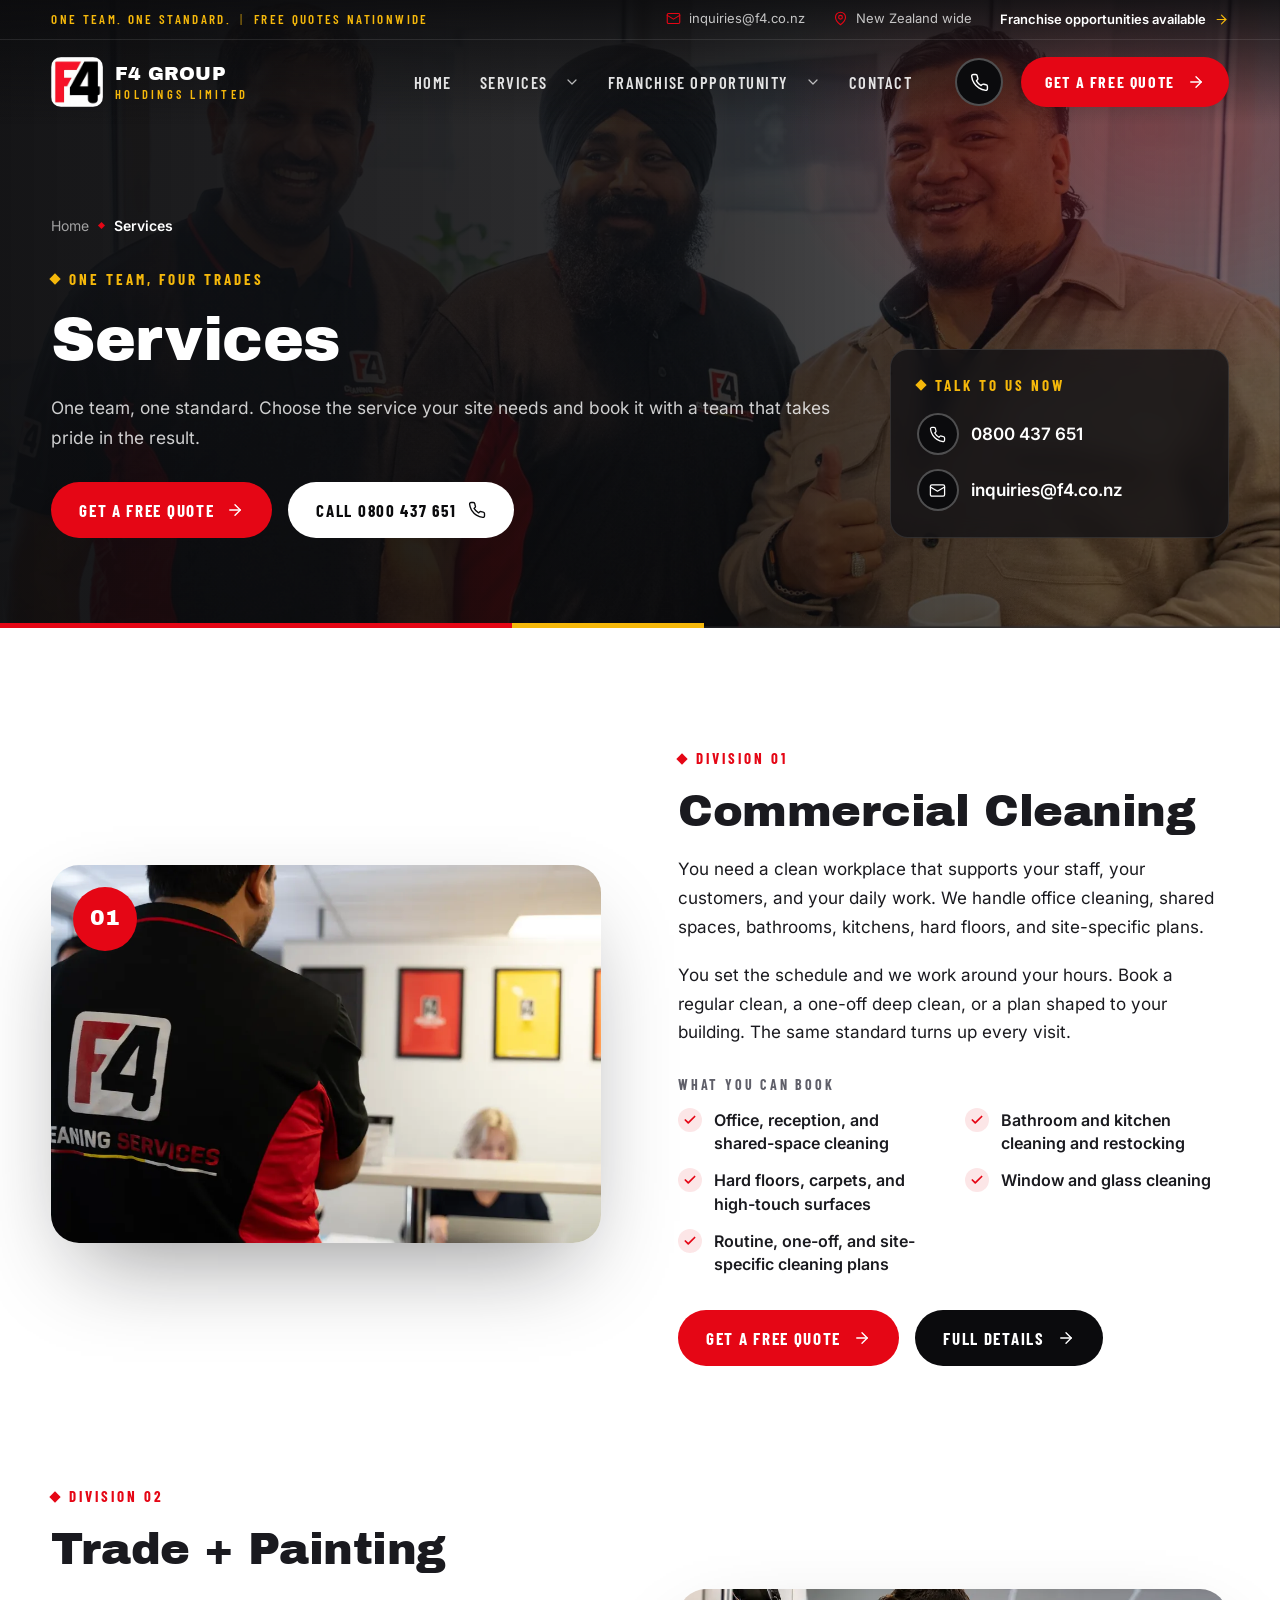
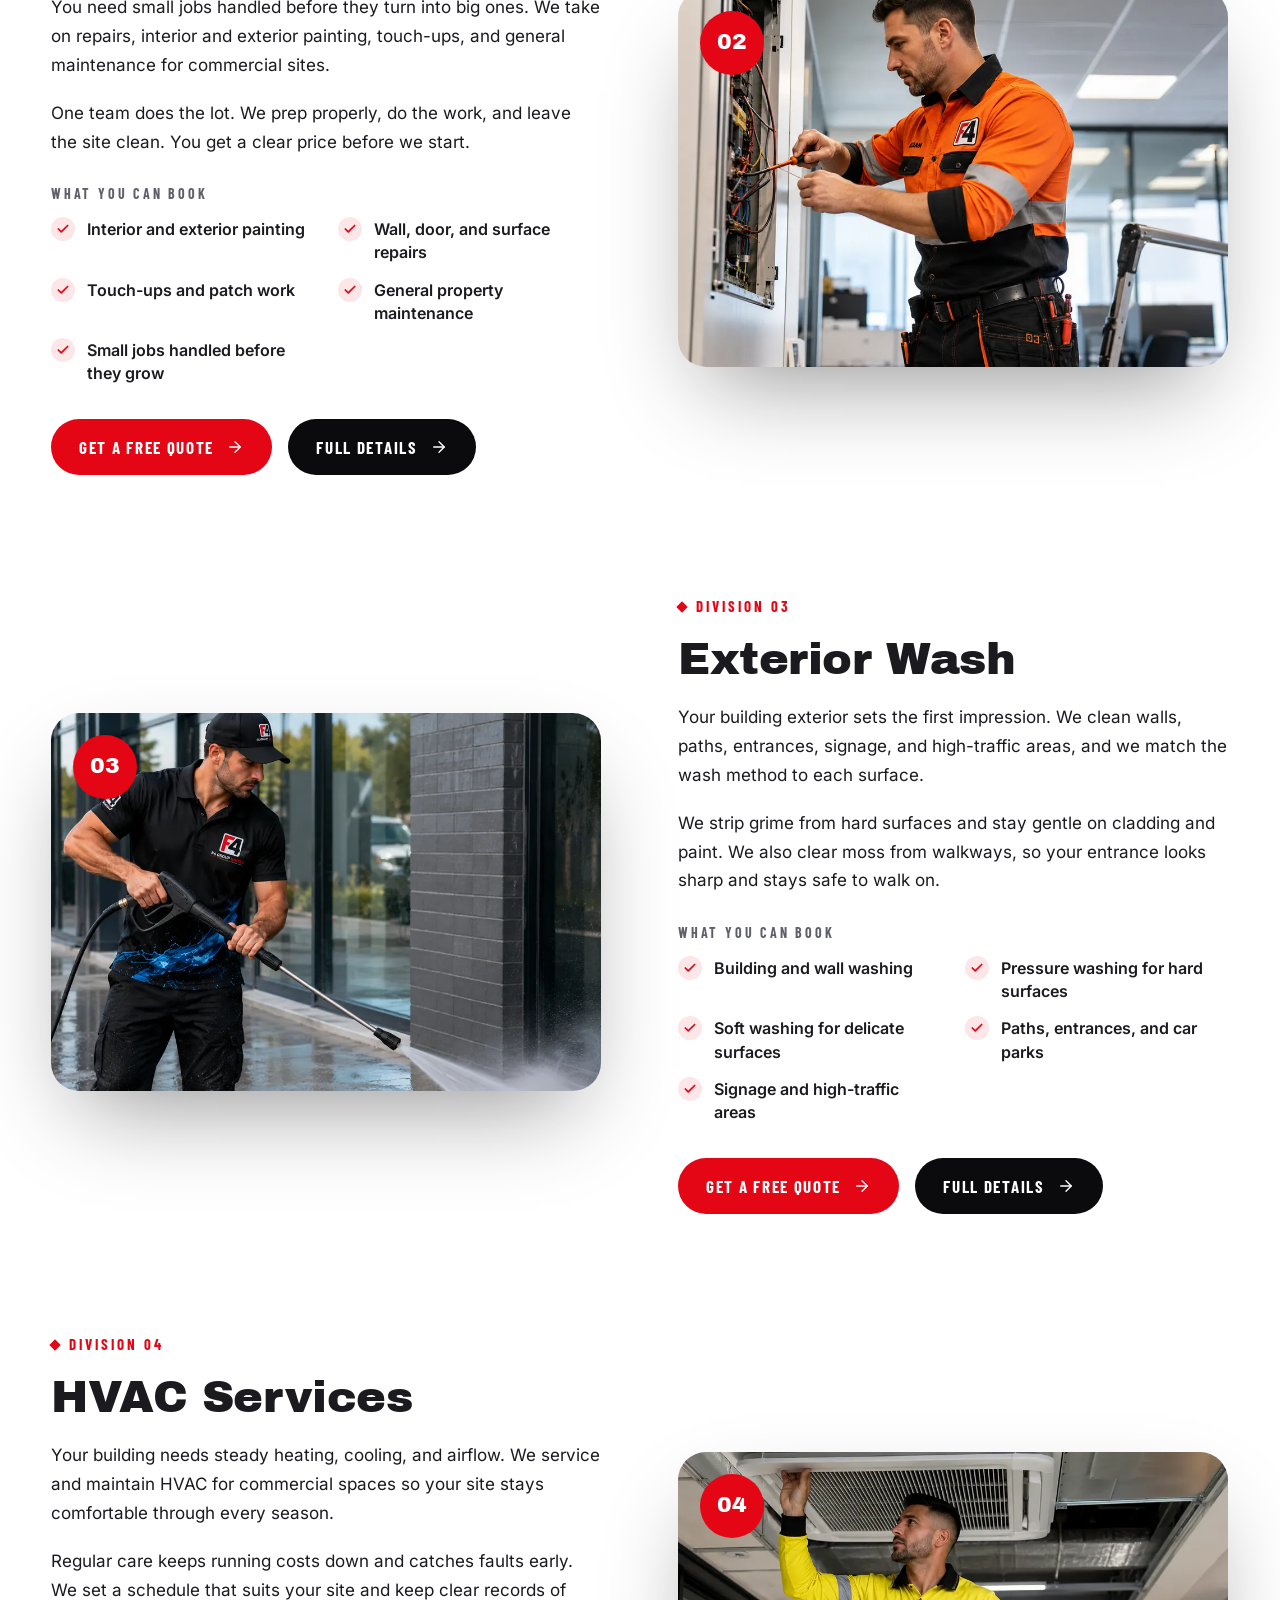
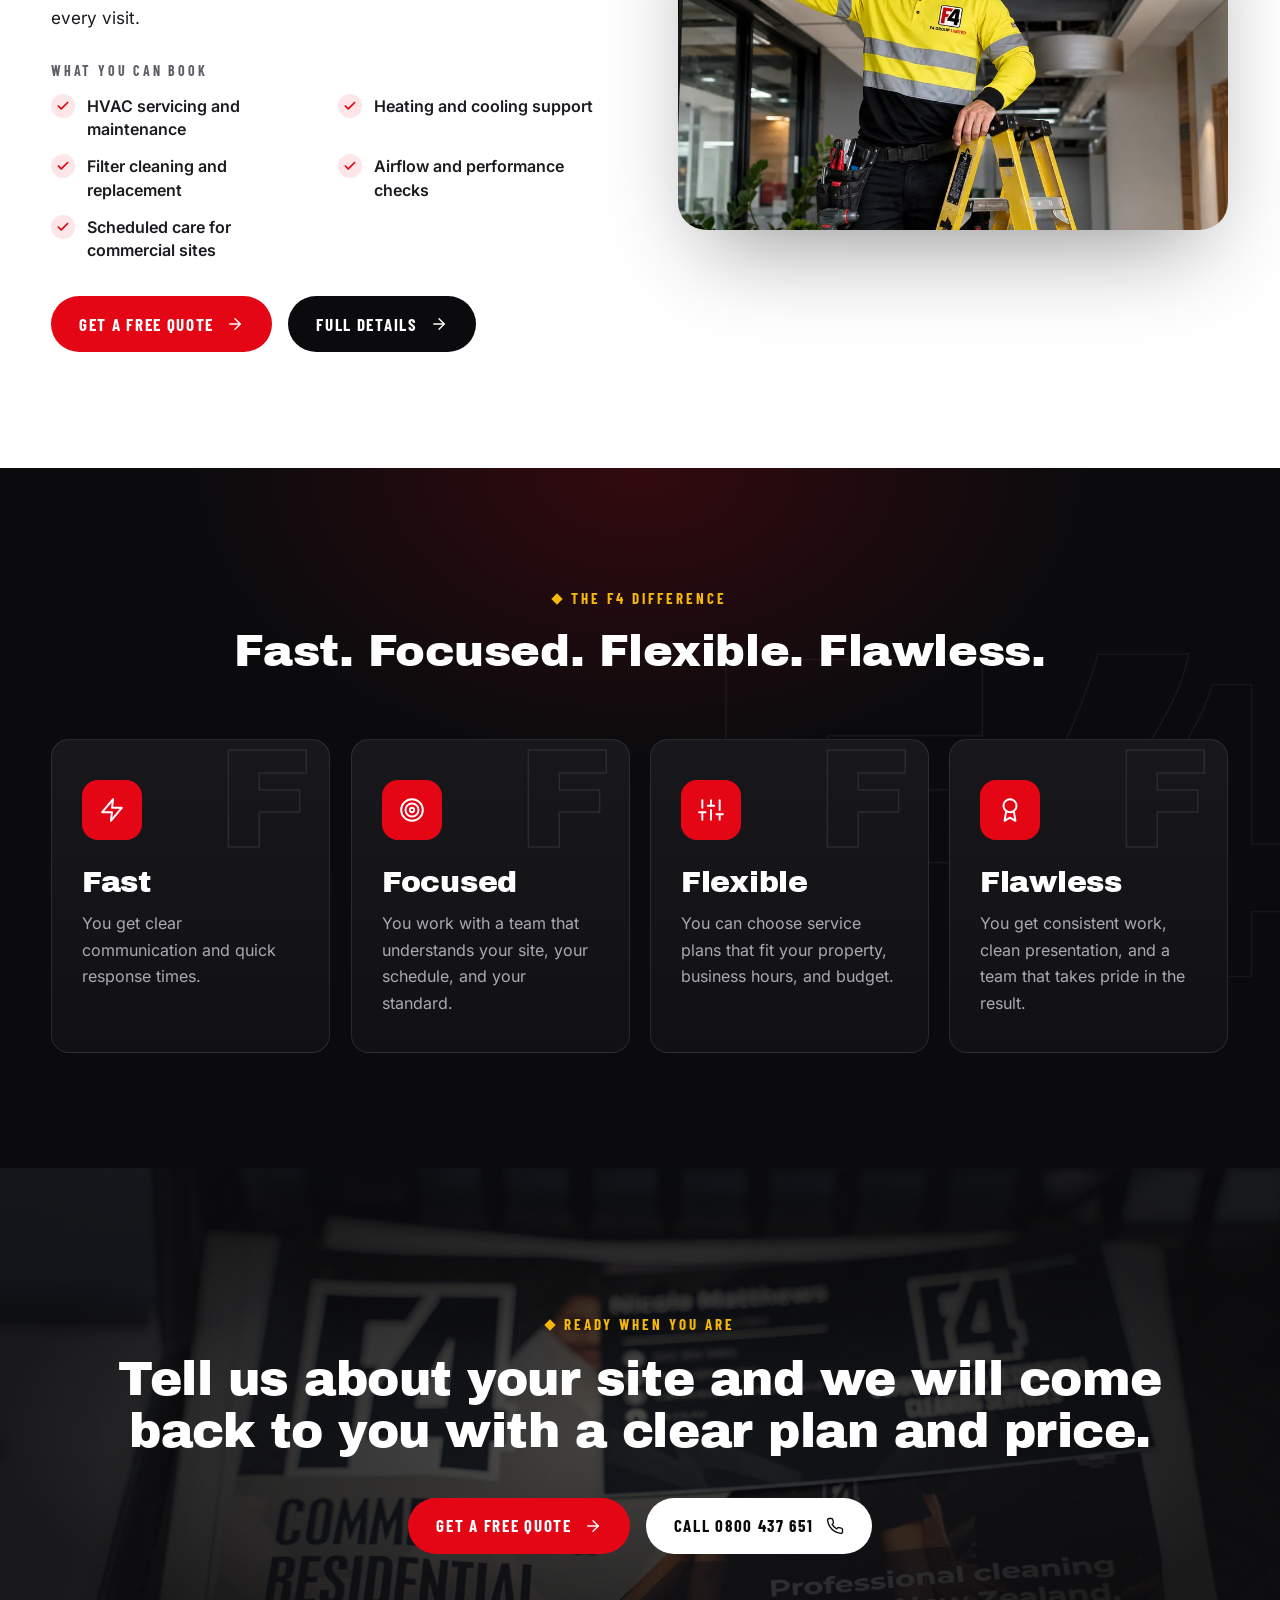
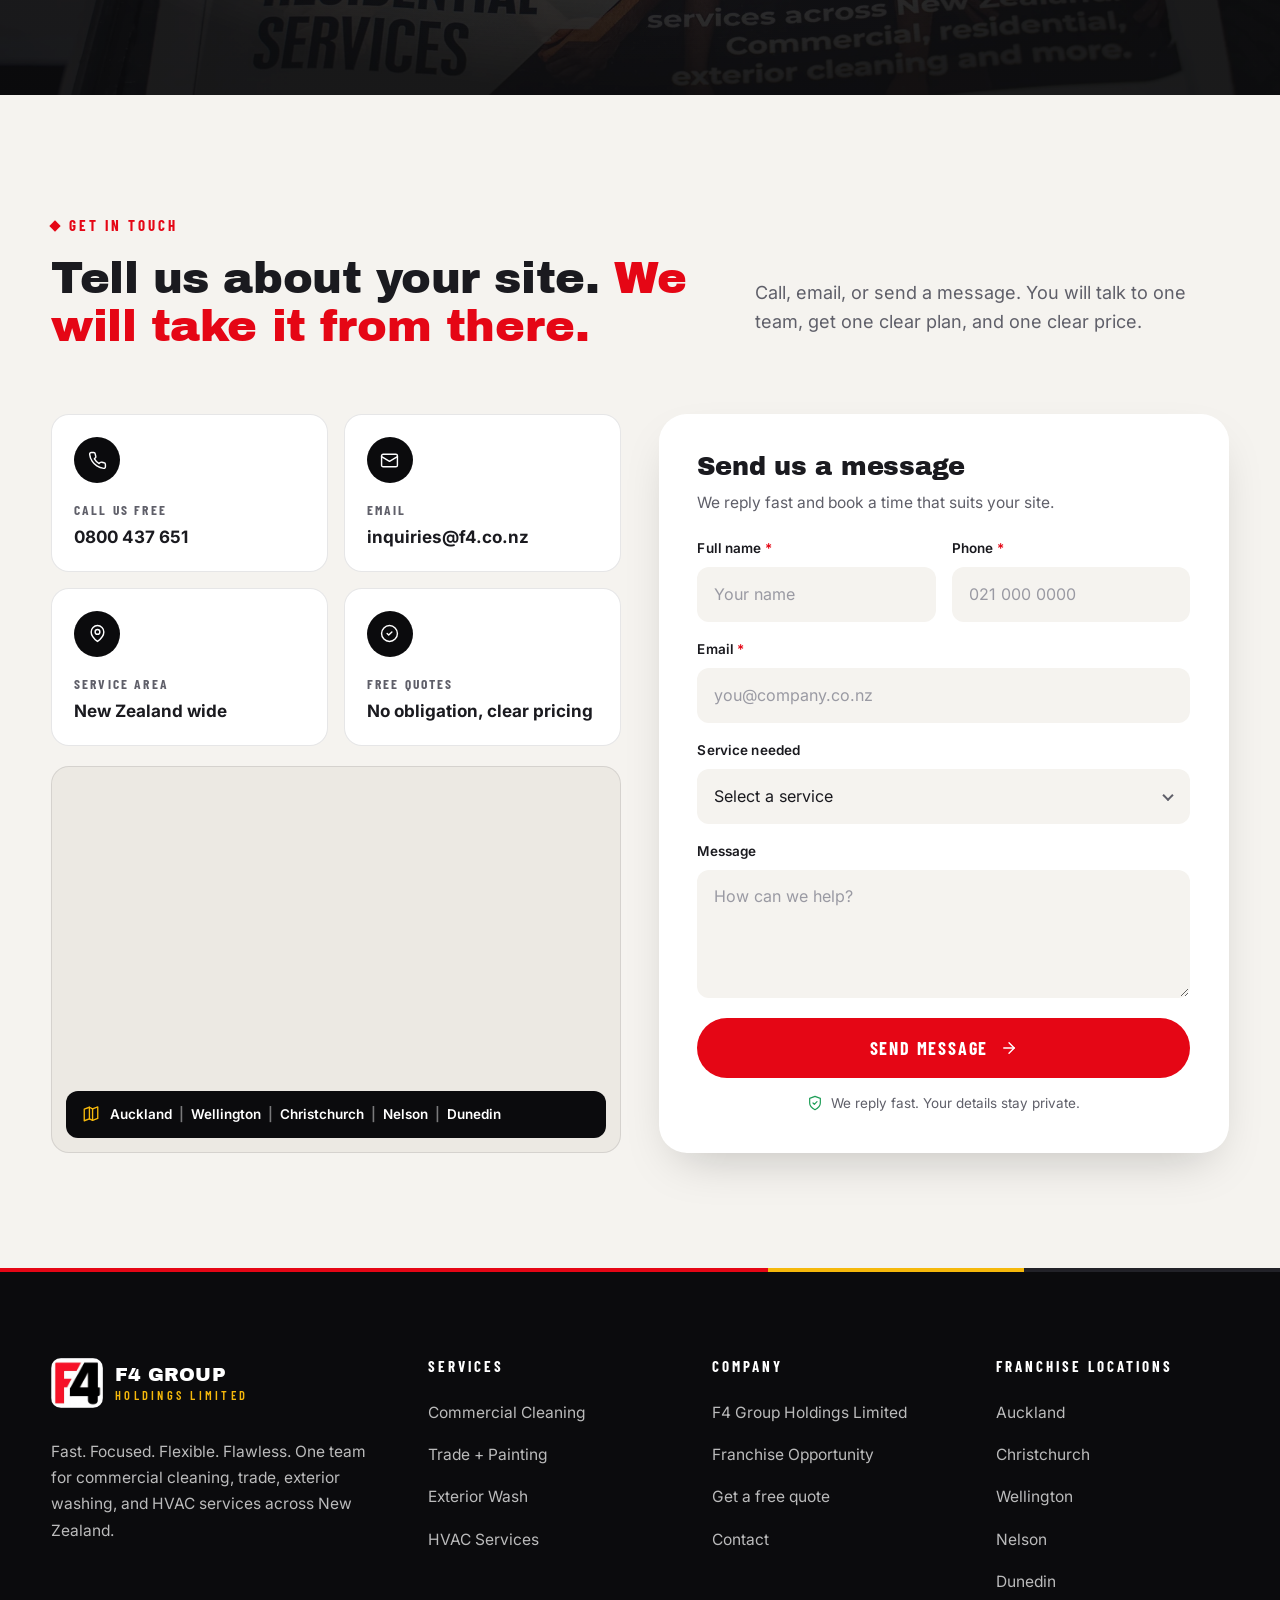
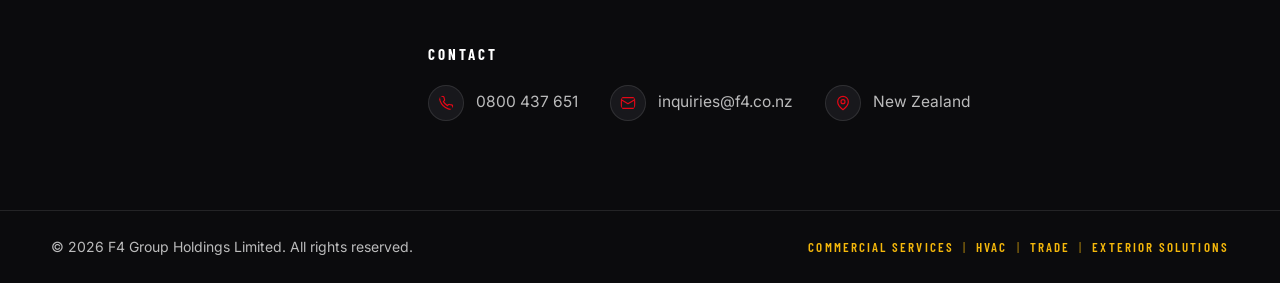
<file: docs/services.html>
<!doctype html>
<html lang="en-US">
<head>
	<meta charset="UTF-8">
	<meta name="viewport" content="width=device-width, initial-scale=1, viewport-fit=cover">
	<title>Services | F4 Group Holdings Limited</title>
<meta name='robots' content='noindex, nofollow' />
<script>document.documentElement.classList.add('js');</script>
<link rel="preload" href="assets/fonts/archivo-black-latin-400-normal.woff2" as="font" type="font/woff2" crossorigin>
<link rel="preload" href="assets/fonts/inter-latin-400-normal.woff2" as="font" type="font/woff2" crossorigin>
<link rel="preload" href="assets/img/hero.webp" as="image" fetchpriority="high">
<meta name="theme-color" content="#0b0b0d">
<style id='classic-theme-styles-inline-css'>
/*! This file is auto-generated */
.wp-block-button__link{color:#fff;background-color:#32373c;border-radius:9999px;box-shadow:none;text-decoration:none;padding:calc(.667em + 2px) calc(1.333em + 2px);font-size:1.125em}.wp-block-file__button{background:#32373c;color:#fff;text-decoration:none}
</style>
<style id='global-styles-inline-css'>
:root{--wp--preset--aspect-ratio--square: 1;--wp--preset--aspect-ratio--4-3: 4/3;--wp--preset--aspect-ratio--3-4: 3/4;--wp--preset--aspect-ratio--3-2: 3/2;--wp--preset--aspect-ratio--2-3: 2/3;--wp--preset--aspect-ratio--16-9: 16/9;--wp--preset--aspect-ratio--9-16: 9/16;--wp--preset--color--black: #000000;--wp--preset--color--cyan-bluish-gray: #abb8c3;--wp--preset--color--white: #ffffff;--wp--preset--color--pale-pink: #f78da7;--wp--preset--color--vivid-red: #cf2e2e;--wp--preset--color--luminous-vivid-orange: #ff6900;--wp--preset--color--luminous-vivid-amber: #fcb900;--wp--preset--color--light-green-cyan: #7bdcb5;--wp--preset--color--vivid-green-cyan: #00d084;--wp--preset--color--pale-cyan-blue: #8ed1fc;--wp--preset--color--vivid-cyan-blue: #0693e3;--wp--preset--color--vivid-purple: #9b51e0;--wp--preset--gradient--vivid-cyan-blue-to-vivid-purple: linear-gradient(135deg,rgba(6,147,227,1) 0%,rgb(155,81,224) 100%);--wp--preset--gradient--light-green-cyan-to-vivid-green-cyan: linear-gradient(135deg,rgb(122,220,180) 0%,rgb(0,208,130) 100%);--wp--preset--gradient--luminous-vivid-amber-to-luminous-vivid-orange: linear-gradient(135deg,rgba(252,185,0,1) 0%,rgba(255,105,0,1) 100%);--wp--preset--gradient--luminous-vivid-orange-to-vivid-red: linear-gradient(135deg,rgba(255,105,0,1) 0%,rgb(207,46,46) 100%);--wp--preset--gradient--very-light-gray-to-cyan-bluish-gray: linear-gradient(135deg,rgb(238,238,238) 0%,rgb(169,184,195) 100%);--wp--preset--gradient--cool-to-warm-spectrum: linear-gradient(135deg,rgb(74,234,220) 0%,rgb(151,120,209) 20%,rgb(207,42,186) 40%,rgb(238,44,130) 60%,rgb(251,105,98) 80%,rgb(254,248,76) 100%);--wp--preset--gradient--blush-light-purple: linear-gradient(135deg,rgb(255,206,236) 0%,rgb(152,150,240) 100%);--wp--preset--gradient--blush-bordeaux: linear-gradient(135deg,rgb(254,205,165) 0%,rgb(254,45,45) 50%,rgb(107,0,62) 100%);--wp--preset--gradient--luminous-dusk: linear-gradient(135deg,rgb(255,203,112) 0%,rgb(199,81,192) 50%,rgb(65,88,208) 100%);--wp--preset--gradient--pale-ocean: linear-gradient(135deg,rgb(255,245,203) 0%,rgb(182,227,212) 50%,rgb(51,167,181) 100%);--wp--preset--gradient--electric-grass: linear-gradient(135deg,rgb(202,248,128) 0%,rgb(113,206,126) 100%);--wp--preset--gradient--midnight: linear-gradient(135deg,rgb(2,3,129) 0%,rgb(40,116,252) 100%);--wp--preset--font-size--small: 13px;--wp--preset--font-size--medium: 20px;--wp--preset--font-size--large: 36px;--wp--preset--font-size--x-large: 42px;--wp--preset--spacing--20: 0.44rem;--wp--preset--spacing--30: 0.67rem;--wp--preset--spacing--40: 1rem;--wp--preset--spacing--50: 1.5rem;--wp--preset--spacing--60: 2.25rem;--wp--preset--spacing--70: 3.38rem;--wp--preset--spacing--80: 5.06rem;--wp--preset--shadow--natural: 6px 6px 9px rgba(0, 0, 0, 0.2);--wp--preset--shadow--deep: 12px 12px 50px rgba(0, 0, 0, 0.4);--wp--preset--shadow--sharp: 6px 6px 0px rgba(0, 0, 0, 0.2);--wp--preset--shadow--outlined: 6px 6px 0px -3px rgba(255, 255, 255, 1), 6px 6px rgba(0, 0, 0, 1);--wp--preset--shadow--crisp: 6px 6px 0px rgba(0, 0, 0, 1);}:where(.is-layout-flex){gap: 0.5em;}:where(.is-layout-grid){gap: 0.5em;}body .is-layout-flex{display: flex;}.is-layout-flex{flex-wrap: wrap;align-items: center;}.is-layout-flex > :is(*, div){margin: 0;}body .is-layout-grid{display: grid;}.is-layout-grid > :is(*, div){margin: 0;}:where(.wp-block-columns.is-layout-flex){gap: 2em;}:where(.wp-block-columns.is-layout-grid){gap: 2em;}:where(.wp-block-post-template.is-layout-flex){gap: 1.25em;}:where(.wp-block-post-template.is-layout-grid){gap: 1.25em;}.has-black-color{color: var(--wp--preset--color--black) !important;}.has-cyan-bluish-gray-color{color: var(--wp--preset--color--cyan-bluish-gray) !important;}.has-white-color{color: var(--wp--preset--color--white) !important;}.has-pale-pink-color{color: var(--wp--preset--color--pale-pink) !important;}.has-vivid-red-color{color: var(--wp--preset--color--vivid-red) !important;}.has-luminous-vivid-orange-color{color: var(--wp--preset--color--luminous-vivid-orange) !important;}.has-luminous-vivid-amber-color{color: var(--wp--preset--color--luminous-vivid-amber) !important;}.has-light-green-cyan-color{color: var(--wp--preset--color--light-green-cyan) !important;}.has-vivid-green-cyan-color{color: var(--wp--preset--color--vivid-green-cyan) !important;}.has-pale-cyan-blue-color{color: var(--wp--preset--color--pale-cyan-blue) !important;}.has-vivid-cyan-blue-color{color: var(--wp--preset--color--vivid-cyan-blue) !important;}.has-vivid-purple-color{color: var(--wp--preset--color--vivid-purple) !important;}.has-black-background-color{background-color: var(--wp--preset--color--black) !important;}.has-cyan-bluish-gray-background-color{background-color: var(--wp--preset--color--cyan-bluish-gray) !important;}.has-white-background-color{background-color: var(--wp--preset--color--white) !important;}.has-pale-pink-background-color{background-color: var(--wp--preset--color--pale-pink) !important;}.has-vivid-red-background-color{background-color: var(--wp--preset--color--vivid-red) !important;}.has-luminous-vivid-orange-background-color{background-color: var(--wp--preset--color--luminous-vivid-orange) !important;}.has-luminous-vivid-amber-background-color{background-color: var(--wp--preset--color--luminous-vivid-amber) !important;}.has-light-green-cyan-background-color{background-color: var(--wp--preset--color--light-green-cyan) !important;}.has-vivid-green-cyan-background-color{background-color: var(--wp--preset--color--vivid-green-cyan) !important;}.has-pale-cyan-blue-background-color{background-color: var(--wp--preset--color--pale-cyan-blue) !important;}.has-vivid-cyan-blue-background-color{background-color: var(--wp--preset--color--vivid-cyan-blue) !important;}.has-vivid-purple-background-color{background-color: var(--wp--preset--color--vivid-purple) !important;}.has-black-border-color{border-color: var(--wp--preset--color--black) !important;}.has-cyan-bluish-gray-border-color{border-color: var(--wp--preset--color--cyan-bluish-gray) !important;}.has-white-border-color{border-color: var(--wp--preset--color--white) !important;}.has-pale-pink-border-color{border-color: var(--wp--preset--color--pale-pink) !important;}.has-vivid-red-border-color{border-color: var(--wp--preset--color--vivid-red) !important;}.has-luminous-vivid-orange-border-color{border-color: var(--wp--preset--color--luminous-vivid-orange) !important;}.has-luminous-vivid-amber-border-color{border-color: var(--wp--preset--color--luminous-vivid-amber) !important;}.has-light-green-cyan-border-color{border-color: var(--wp--preset--color--light-green-cyan) !important;}.has-vivid-green-cyan-border-color{border-color: var(--wp--preset--color--vivid-green-cyan) !important;}.has-pale-cyan-blue-border-color{border-color: var(--wp--preset--color--pale-cyan-blue) !important;}.has-vivid-cyan-blue-border-color{border-color: var(--wp--preset--color--vivid-cyan-blue) !important;}.has-vivid-purple-border-color{border-color: var(--wp--preset--color--vivid-purple) !important;}.has-vivid-cyan-blue-to-vivid-purple-gradient-background{background: var(--wp--preset--gradient--vivid-cyan-blue-to-vivid-purple) !important;}.has-light-green-cyan-to-vivid-green-cyan-gradient-background{background: var(--wp--preset--gradient--light-green-cyan-to-vivid-green-cyan) !important;}.has-luminous-vivid-amber-to-luminous-vivid-orange-gradient-background{background: var(--wp--preset--gradient--luminous-vivid-amber-to-luminous-vivid-orange) !important;}.has-luminous-vivid-orange-to-vivid-red-gradient-background{background: var(--wp--preset--gradient--luminous-vivid-orange-to-vivid-red) !important;}.has-very-light-gray-to-cyan-bluish-gray-gradient-background{background: var(--wp--preset--gradient--very-light-gray-to-cyan-bluish-gray) !important;}.has-cool-to-warm-spectrum-gradient-background{background: var(--wp--preset--gradient--cool-to-warm-spectrum) !important;}.has-blush-light-purple-gradient-background{background: var(--wp--preset--gradient--blush-light-purple) !important;}.has-blush-bordeaux-gradient-background{background: var(--wp--preset--gradient--blush-bordeaux) !important;}.has-luminous-dusk-gradient-background{background: var(--wp--preset--gradient--luminous-dusk) !important;}.has-pale-ocean-gradient-background{background: var(--wp--preset--gradient--pale-ocean) !important;}.has-electric-grass-gradient-background{background: var(--wp--preset--gradient--electric-grass) !important;}.has-midnight-gradient-background{background: var(--wp--preset--gradient--midnight) !important;}.has-small-font-size{font-size: var(--wp--preset--font-size--small) !important;}.has-medium-font-size{font-size: var(--wp--preset--font-size--medium) !important;}.has-large-font-size{font-size: var(--wp--preset--font-size--large) !important;}.has-x-large-font-size{font-size: var(--wp--preset--font-size--x-large) !important;}
:where(.wp-block-post-template.is-layout-flex){gap: 1.25em;}:where(.wp-block-post-template.is-layout-grid){gap: 1.25em;}
:where(.wp-block-columns.is-layout-flex){gap: 2em;}:where(.wp-block-columns.is-layout-grid){gap: 2em;}
:root :where(.wp-block-pullquote){font-size: 1.5em;line-height: 1.6;}
</style>
<link rel='stylesheet' id='f4-main-css' href='assets/css/main.css' media='all' />
<style>
html { color-scheme: light; }
.map-static { position: absolute; inset: 0; display: grid; place-items: center; text-align: center; padding: 24px 24px 80px;
  background: radial-gradient(circle at 30% 40%, rgba(229,6,21,.12), transparent 60%), repeating-linear-gradient(0deg, #e8e5df 0 1px, transparent 1px 40px), repeating-linear-gradient(90deg, #e8e5df 0 1px, transparent 1px 40px), #f1eee9; color: #1a1a1f; }
.map-static__inner { display: grid; gap: 6px; max-width: 320px; }
.map-static strong { font-family: "Archivo Black", sans-serif; font-weight: 400; font-size: 20px; }
.map-static span span, .map-static__inner > span { font-size: 14px; color: #5f5f69; }
</style>
</head>
<body class="page-template page-template-page-templates page-template-template-services page-template-page-templatestemplate-services-php page page-id-7 page-parent wp-embed-responsive is-inner">
<a class="skip-link" href="#main">Skip to content</a>
<div class="scroll-progress" aria-hidden="true"><span></span></div>

<header class="site-header" data-header>
	<div class="topbar">
		<div class="container topbar__inner">
			<p class="topbar__tag">One team. One standard. <i>|</i> Free quotes nationwide</p>
			<ul class="topbar__links">
				<li><a href="mailto:inquiries@f4.co.nz"><svg class="icon icon-mail " width="24" height="24" viewBox="0 0 24 24" fill="none" stroke="currentColor" stroke-width="1.8" stroke-linecap="round" stroke-linejoin="round" aria-hidden="true" focusable="false"><rect x="2" y="4" width="20" height="16" rx="2"/><path d="m22 7-10 6L2 7"/></svg><span>inquiries@f4.co.nz</span></a></li>
				<li><span><svg class="icon icon-pin " width="24" height="24" viewBox="0 0 24 24" fill="none" stroke="currentColor" stroke-width="1.8" stroke-linecap="round" stroke-linejoin="round" aria-hidden="true" focusable="false"><path d="M20 10c0 6-8 12-8 12s-8-6-8-12a8 8 0 0 1 16 0z"/><circle cx="12" cy="10" r="3"/></svg>New Zealand wide</span></li>
				<li><a class="topbar__franchise" href="franchise-opportunity.html">Franchise opportunities available <svg class="icon icon-arrow-right " width="24" height="24" viewBox="0 0 24 24" fill="none" stroke="currentColor" stroke-width="1.8" stroke-linecap="round" stroke-linejoin="round" aria-hidden="true" focusable="false"><path d="M5 12h14"/><path d="m12 5 7 7-7 7"/></svg></a></li>
			</ul>
		</div>
	</div>

	<div class="container header-main">
		<a class="brand" href="index.html" aria-label="F4 Group Holdings Limited home">
			<img class="brand__logo" src="assets/img/logo.png" alt="F4 Group Holdings Limited" width="120" height="116">			<span class="brand__text"><strong>F4 Group</strong><small>Holdings Limited</small></span>
		</a>

		<nav class="primary-nav" id="primary-nav" aria-label="Primary" data-nav>
			<div class="primary-nav__head">
				<span class="eyebrow eyebrow--gold">Menu</span>
				<button class="nav-close" type="button" aria-label="Close menu" data-nav-close><svg class="icon icon-close " width="24" height="24" viewBox="0 0 24 24" fill="none" stroke="currentColor" stroke-width="1.8" stroke-linecap="round" stroke-linejoin="round" aria-hidden="true" focusable="false"><path d="M18 6 6 18"/><path d="m6 6 12 12"/></svg></button>
			</div>
			<ul id="menu-f4-primary" class="menu"><li id="menu-item-20" class="menu-item menu-item-type-post_type menu-item-object-page menu-item-home menu-item-20"><a href="index.html">Home</a></li>
<li id="menu-item-21" class="menu-item menu-item-type-post_type menu-item-object-page menu-item-has-children menu-item-21"><a href="f4-group.html">Services</a><button class="submenu-toggle" type="button" aria-expanded="false" aria-label="Show Services submenu"><svg class="icon icon-chevron-down " width="24" height="24" viewBox="0 0 24 24" fill="none" stroke="currentColor" stroke-width="1.8" stroke-linecap="round" stroke-linejoin="round" aria-hidden="true" focusable="false"><path d="m6 9 6 6 6-6"/></svg></button>
<ul class="sub-menu">
	<li id="menu-item-22" class="menu-item menu-item-type-post_type menu-item-object-page menu-item-22"><a href="services-commercial-cleaning.html">Commercial Cleaning</a></li>
	<li id="menu-item-23" class="menu-item menu-item-type-post_type menu-item-object-page menu-item-23"><a href="services-trade-painting.html">Trade + Painting</a></li>
	<li id="menu-item-24" class="menu-item menu-item-type-post_type menu-item-object-page menu-item-24"><a href="services-exterior-wash.html">Exterior Wash</a></li>
	<li id="menu-item-25" class="menu-item menu-item-type-post_type menu-item-object-page menu-item-25"><a href="services-hvac-services.html">HVAC Services</a></li>
</ul>
</li>
<li id="menu-item-26" class="menu-item menu-item-type-post_type menu-item-object-page menu-item-has-children menu-item-26"><a href="franchise-opportunity.html">Franchise Opportunity</a><button class="submenu-toggle" type="button" aria-expanded="false" aria-label="Show Franchise Opportunity submenu"><svg class="icon icon-chevron-down " width="24" height="24" viewBox="0 0 24 24" fill="none" stroke="currentColor" stroke-width="1.8" stroke-linecap="round" stroke-linejoin="round" aria-hidden="true" focusable="false"><path d="m6 9 6 6 6-6"/></svg></button>
<ul class="sub-menu">
	<li id="menu-item-27" class="menu-item menu-item-type-post_type menu-item-object-page menu-item-27"><a href="franchise-auckland.html">Auckland</a></li>
	<li id="menu-item-28" class="menu-item menu-item-type-post_type menu-item-object-page menu-item-28"><a href="franchise-christchurch.html">Christchurch</a></li>
	<li id="menu-item-29" class="menu-item menu-item-type-post_type menu-item-object-page menu-item-29"><a href="franchise-wellington.html">Wellington</a></li>
	<li id="menu-item-30" class="menu-item menu-item-type-post_type menu-item-object-page menu-item-30"><a href="franchise-nelson.html">Nelson</a></li>
	<li id="menu-item-31" class="menu-item menu-item-type-post_type menu-item-object-page menu-item-31"><a href="franchise-dunedin.html">Dunedin</a></li>
</ul>
</li>
<li id="menu-item-32" class="menu-item menu-item-type-post_type menu-item-object-page menu-item-32"><a href="contact.html">Contact</a></li>
</ul>			<div class="primary-nav__foot">
				<a class="btn btn--red" href="quote.html" ><span>Get a free quote</span><svg class="icon icon-arrow-right " width="24" height="24" viewBox="0 0 24 24" fill="none" stroke="currentColor" stroke-width="1.8" stroke-linecap="round" stroke-linejoin="round" aria-hidden="true" focusable="false"><path d="M5 12h14"/><path d="m12 5 7 7-7 7"/></svg></a>				<a class="nav-contact" href="tel:0800437651"><svg class="icon icon-phone " width="24" height="24" viewBox="0 0 24 24" fill="none" stroke="currentColor" stroke-width="1.8" stroke-linecap="round" stroke-linejoin="round" aria-hidden="true" focusable="false"><path d="M22 16.92v3a2 2 0 0 1-2.18 2 19.8 19.8 0 0 1-8.63-3.07 19.5 19.5 0 0 1-6-6A19.8 19.8 0 0 1 2.12 4.18 2 2 0 0 1 4.11 2h3a2 2 0 0 1 2 1.72c.13.96.36 1.9.7 2.81a2 2 0 0 1-.45 2.11L8.09 9.91a16 16 0 0 0 6 6l1.27-1.27a2 2 0 0 1 2.11-.45c.91.34 1.85.57 2.81.7A2 2 0 0 1 22 16.92z"/></svg><span>0800 437 651</span></a>
				<a class="nav-contact" href="mailto:inquiries@f4.co.nz"><svg class="icon icon-mail " width="24" height="24" viewBox="0 0 24 24" fill="none" stroke="currentColor" stroke-width="1.8" stroke-linecap="round" stroke-linejoin="round" aria-hidden="true" focusable="false"><rect x="2" y="4" width="20" height="16" rx="2"/><path d="m22 7-10 6L2 7"/></svg><span>inquiries@f4.co.nz</span></a>
			</div>
		</nav>

		<div class="header-actions">
			<a class="header-call" href="tel:0800437651" aria-label="Call 0800 437 651">
				<span class="call-circle"><svg class="icon icon-phone " width="24" height="24" viewBox="0 0 24 24" fill="none" stroke="currentColor" stroke-width="1.8" stroke-linecap="round" stroke-linejoin="round" aria-hidden="true" focusable="false"><path d="M22 16.92v3a2 2 0 0 1-2.18 2 19.8 19.8 0 0 1-8.63-3.07 19.5 19.5 0 0 1-6-6A19.8 19.8 0 0 1 2.12 4.18 2 2 0 0 1 4.11 2h3a2 2 0 0 1 2 1.72c.13.96.36 1.9.7 2.81a2 2 0 0 1-.45 2.11L8.09 9.91a16 16 0 0 0 6 6l1.27-1.27a2 2 0 0 1 2.11-.45c.91.34 1.85.57 2.81.7A2 2 0 0 1 22 16.92z"/></svg></span>
				<span class="header-call__text"><small>Call us free</small><strong>0800 437 651</strong></span>
			</a>
			<a class="btn btn--red" href="quote.html" data-cta="header"><span>Get a free quote</span><svg class="icon icon-arrow-right " width="24" height="24" viewBox="0 0 24 24" fill="none" stroke="currentColor" stroke-width="1.8" stroke-linecap="round" stroke-linejoin="round" aria-hidden="true" focusable="false"><path d="M5 12h14"/><path d="m12 5 7 7-7 7"/></svg></a>			<button class="nav-toggle" type="button" aria-controls="primary-nav" aria-expanded="false" aria-label="Open menu" data-nav-toggle>
				<span></span><span></span><span></span>
			</button>
		</div>
	</div>
</header>
<div class="nav-overlay" data-nav-close aria-hidden="true"></div>

<main id="main" class="site-main">
<section class="page-hero">
	<div class="page-hero__media" aria-hidden="true">
		<img src="assets/img/one-team.webp" alt="" fetchpriority="high">
	</div>
	<div class="container">
		<nav class="breadcrumbs" aria-label="Breadcrumb"><ol><li><a href="index.html">Home</a></li><li aria-current="page">Services</li></ol></nav>		<div class="page-hero__inner">
			<div class="page-hero__content">
									<span class="eyebrow eyebrow--gold">One team, four trades</span>
								<h1 class="page-hero__title">Services</h1>
									<p class="page-hero__lead">One team, one standard. Choose the service your site needs and book it with a team that takes pride in the result.</p>
													<div class="btn-row">
						<a class="btn btn--red" href="quote.html" ><span>Get a free quote</span><svg class="icon icon-arrow-right " width="24" height="24" viewBox="0 0 24 24" fill="none" stroke="currentColor" stroke-width="1.8" stroke-linecap="round" stroke-linejoin="round" aria-hidden="true" focusable="false"><path d="M5 12h14"/><path d="m12 5 7 7-7 7"/></svg></a><a class="btn btn--white" href="tel:0800437651" ><span>Call 0800 437 651</span><svg class="icon icon-phone " width="24" height="24" viewBox="0 0 24 24" fill="none" stroke="currentColor" stroke-width="1.8" stroke-linecap="round" stroke-linejoin="round" aria-hidden="true" focusable="false"><path d="M22 16.92v3a2 2 0 0 1-2.18 2 19.8 19.8 0 0 1-8.63-3.07 19.5 19.5 0 0 1-6-6A19.8 19.8 0 0 1 2.12 4.18 2 2 0 0 1 4.11 2h3a2 2 0 0 1 2 1.72c.13.96.36 1.9.7 2.81a2 2 0 0 1-.45 2.11L8.09 9.91a16 16 0 0 0 6 6l1.27-1.27a2 2 0 0 1 2.11-.45c.91.34 1.85.57 2.81.7A2 2 0 0 1 22 16.92z"/></svg></a>					</div>
							</div>
							<div class="page-hero__aside">
					<span class="eyebrow eyebrow--gold">Talk to us now</span>
					<a href="tel:0800437651"><span class="call-circle"><svg class="icon icon-phone " width="24" height="24" viewBox="0 0 24 24" fill="none" stroke="currentColor" stroke-width="1.8" stroke-linecap="round" stroke-linejoin="round" aria-hidden="true" focusable="false"><path d="M22 16.92v3a2 2 0 0 1-2.18 2 19.8 19.8 0 0 1-8.63-3.07 19.5 19.5 0 0 1-6-6A19.8 19.8 0 0 1 2.12 4.18 2 2 0 0 1 4.11 2h3a2 2 0 0 1 2 1.72c.13.96.36 1.9.7 2.81a2 2 0 0 1-.45 2.11L8.09 9.91a16 16 0 0 0 6 6l1.27-1.27a2 2 0 0 1 2.11-.45c.91.34 1.85.57 2.81.7A2 2 0 0 1 22 16.92z"/></svg></span><span>0800 437 651</span></a>
					<a href="mailto:inquiries@f4.co.nz"><span class="call-circle"><svg class="icon icon-mail " width="24" height="24" viewBox="0 0 24 24" fill="none" stroke="currentColor" stroke-width="1.8" stroke-linecap="round" stroke-linejoin="round" aria-hidden="true" focusable="false"><rect x="2" y="4" width="20" height="16" rx="2"/><path d="m22 7-10 6L2 7"/></svg></span><span>inquiries@f4.co.nz</span></a>
				</div>
					</div>
	</div>
</section>

<section class="section">
	<div class="container">
					<article class="overview-row" id="commercial-cleaning">
				<a class="overview-row__media" href="services-commercial-cleaning.html" data-reveal="left" aria-label="Commercial Cleaning full details">
					<img src="assets/img/service-commercial-cleaning.webp" alt="F4 Group Holdings Limited Commercial Cleaning" loading="lazy" width="1200" height="675">
					<span class="overview-row__num">01</span>
				</a>
				<div class="overview-row__content" data-reveal="right">
					<span class="eyebrow ">Division 01</span>					<h2 class="h2">Commercial Cleaning</h2>
											<p>You need a clean workplace that supports your staff, your customers, and your daily work. We handle office cleaning, shared spaces, bathrooms, kitchens, hard floors, and site-specific plans.</p>
											<p>You set the schedule and we work around your hours. Book a regular clean, a one-off deep clean, or a plan shaped to your building. The same standard turns up every visit.</p>
										<span class="overview-row__label">What you can book</span>
					<ul class="check-list check-list--2" style="margin-top:0;">
													<li><svg class="icon icon-check " width="24" height="24" viewBox="0 0 24 24" fill="none" stroke="currentColor" stroke-width="1.8" stroke-linecap="round" stroke-linejoin="round" aria-hidden="true" focusable="false"><path d="M20 6 9 17l-5-5"/></svg>Office, reception, and shared-space cleaning</li>
													<li><svg class="icon icon-check " width="24" height="24" viewBox="0 0 24 24" fill="none" stroke="currentColor" stroke-width="1.8" stroke-linecap="round" stroke-linejoin="round" aria-hidden="true" focusable="false"><path d="M20 6 9 17l-5-5"/></svg>Bathroom and kitchen cleaning and restocking</li>
													<li><svg class="icon icon-check " width="24" height="24" viewBox="0 0 24 24" fill="none" stroke="currentColor" stroke-width="1.8" stroke-linecap="round" stroke-linejoin="round" aria-hidden="true" focusable="false"><path d="M20 6 9 17l-5-5"/></svg>Hard floors, carpets, and high-touch surfaces</li>
													<li><svg class="icon icon-check " width="24" height="24" viewBox="0 0 24 24" fill="none" stroke="currentColor" stroke-width="1.8" stroke-linecap="round" stroke-linejoin="round" aria-hidden="true" focusable="false"><path d="M20 6 9 17l-5-5"/></svg>Window and glass cleaning</li>
													<li><svg class="icon icon-check " width="24" height="24" viewBox="0 0 24 24" fill="none" stroke="currentColor" stroke-width="1.8" stroke-linecap="round" stroke-linejoin="round" aria-hidden="true" focusable="false"><path d="M20 6 9 17l-5-5"/></svg>Routine, one-off, and site-specific cleaning plans</li>
											</ul>
					<div class="btn-row">
						<a class="btn btn--red" href="quote.html?service=commercial-cleaning" ><span>Get a free quote</span><svg class="icon icon-arrow-right " width="24" height="24" viewBox="0 0 24 24" fill="none" stroke="currentColor" stroke-width="1.8" stroke-linecap="round" stroke-linejoin="round" aria-hidden="true" focusable="false"><path d="M5 12h14"/><path d="m12 5 7 7-7 7"/></svg></a>						<a class="btn btn--dark" href="services-commercial-cleaning.html" ><span>Full details</span><svg class="icon icon-arrow-right " width="24" height="24" viewBox="0 0 24 24" fill="none" stroke="currentColor" stroke-width="1.8" stroke-linecap="round" stroke-linejoin="round" aria-hidden="true" focusable="false"><path d="M5 12h14"/><path d="m12 5 7 7-7 7"/></svg></a>					</div>
				</div>
			</article>
					<article class="overview-row" id="trade-painting">
				<a class="overview-row__media" href="services-trade-painting.html" data-reveal="right" aria-label="Trade + Painting full details">
					<img src="assets/img/service-trade-painting.webp" alt="F4 Group Holdings Limited Trade + Painting" loading="lazy" width="1200" height="675">
					<span class="overview-row__num">02</span>
				</a>
				<div class="overview-row__content" data-reveal="left">
					<span class="eyebrow ">Division 02</span>					<h2 class="h2">Trade + Painting</h2>
											<p>You need small jobs handled before they turn into big ones. We take on repairs, interior and exterior painting, touch-ups, and general maintenance for commercial sites.</p>
											<p>One team does the lot. We prep properly, do the work, and leave the site clean. You get a clear price before we start.</p>
										<span class="overview-row__label">What you can book</span>
					<ul class="check-list check-list--2" style="margin-top:0;">
													<li><svg class="icon icon-check " width="24" height="24" viewBox="0 0 24 24" fill="none" stroke="currentColor" stroke-width="1.8" stroke-linecap="round" stroke-linejoin="round" aria-hidden="true" focusable="false"><path d="M20 6 9 17l-5-5"/></svg>Interior and exterior painting</li>
													<li><svg class="icon icon-check " width="24" height="24" viewBox="0 0 24 24" fill="none" stroke="currentColor" stroke-width="1.8" stroke-linecap="round" stroke-linejoin="round" aria-hidden="true" focusable="false"><path d="M20 6 9 17l-5-5"/></svg>Wall, door, and surface repairs</li>
													<li><svg class="icon icon-check " width="24" height="24" viewBox="0 0 24 24" fill="none" stroke="currentColor" stroke-width="1.8" stroke-linecap="round" stroke-linejoin="round" aria-hidden="true" focusable="false"><path d="M20 6 9 17l-5-5"/></svg>Touch-ups and patch work</li>
													<li><svg class="icon icon-check " width="24" height="24" viewBox="0 0 24 24" fill="none" stroke="currentColor" stroke-width="1.8" stroke-linecap="round" stroke-linejoin="round" aria-hidden="true" focusable="false"><path d="M20 6 9 17l-5-5"/></svg>General property maintenance</li>
													<li><svg class="icon icon-check " width="24" height="24" viewBox="0 0 24 24" fill="none" stroke="currentColor" stroke-width="1.8" stroke-linecap="round" stroke-linejoin="round" aria-hidden="true" focusable="false"><path d="M20 6 9 17l-5-5"/></svg>Small jobs handled before they grow</li>
											</ul>
					<div class="btn-row">
						<a class="btn btn--red" href="quote.html?service=trade-painting" ><span>Get a free quote</span><svg class="icon icon-arrow-right " width="24" height="24" viewBox="0 0 24 24" fill="none" stroke="currentColor" stroke-width="1.8" stroke-linecap="round" stroke-linejoin="round" aria-hidden="true" focusable="false"><path d="M5 12h14"/><path d="m12 5 7 7-7 7"/></svg></a>						<a class="btn btn--dark" href="services-trade-painting.html" ><span>Full details</span><svg class="icon icon-arrow-right " width="24" height="24" viewBox="0 0 24 24" fill="none" stroke="currentColor" stroke-width="1.8" stroke-linecap="round" stroke-linejoin="round" aria-hidden="true" focusable="false"><path d="M5 12h14"/><path d="m12 5 7 7-7 7"/></svg></a>					</div>
				</div>
			</article>
					<article class="overview-row" id="exterior-wash">
				<a class="overview-row__media" href="services-exterior-wash.html" data-reveal="left" aria-label="Exterior Wash full details">
					<img src="assets/img/service-exterior-wash.webp" alt="F4 Group Holdings Limited Exterior Wash" loading="lazy" width="1200" height="675">
					<span class="overview-row__num">03</span>
				</a>
				<div class="overview-row__content" data-reveal="right">
					<span class="eyebrow ">Division 03</span>					<h2 class="h2">Exterior Wash</h2>
											<p>Your building exterior sets the first impression. We clean walls, paths, entrances, signage, and high-traffic areas, and we match the wash method to each surface.</p>
											<p>We strip grime from hard surfaces and stay gentle on cladding and paint. We also clear moss from walkways, so your entrance looks sharp and stays safe to walk on.</p>
										<span class="overview-row__label">What you can book</span>
					<ul class="check-list check-list--2" style="margin-top:0;">
													<li><svg class="icon icon-check " width="24" height="24" viewBox="0 0 24 24" fill="none" stroke="currentColor" stroke-width="1.8" stroke-linecap="round" stroke-linejoin="round" aria-hidden="true" focusable="false"><path d="M20 6 9 17l-5-5"/></svg>Building and wall washing</li>
													<li><svg class="icon icon-check " width="24" height="24" viewBox="0 0 24 24" fill="none" stroke="currentColor" stroke-width="1.8" stroke-linecap="round" stroke-linejoin="round" aria-hidden="true" focusable="false"><path d="M20 6 9 17l-5-5"/></svg>Pressure washing for hard surfaces</li>
													<li><svg class="icon icon-check " width="24" height="24" viewBox="0 0 24 24" fill="none" stroke="currentColor" stroke-width="1.8" stroke-linecap="round" stroke-linejoin="round" aria-hidden="true" focusable="false"><path d="M20 6 9 17l-5-5"/></svg>Soft washing for delicate surfaces</li>
													<li><svg class="icon icon-check " width="24" height="24" viewBox="0 0 24 24" fill="none" stroke="currentColor" stroke-width="1.8" stroke-linecap="round" stroke-linejoin="round" aria-hidden="true" focusable="false"><path d="M20 6 9 17l-5-5"/></svg>Paths, entrances, and car parks</li>
													<li><svg class="icon icon-check " width="24" height="24" viewBox="0 0 24 24" fill="none" stroke="currentColor" stroke-width="1.8" stroke-linecap="round" stroke-linejoin="round" aria-hidden="true" focusable="false"><path d="M20 6 9 17l-5-5"/></svg>Signage and high-traffic areas</li>
											</ul>
					<div class="btn-row">
						<a class="btn btn--red" href="quote.html?service=exterior-wash" ><span>Get a free quote</span><svg class="icon icon-arrow-right " width="24" height="24" viewBox="0 0 24 24" fill="none" stroke="currentColor" stroke-width="1.8" stroke-linecap="round" stroke-linejoin="round" aria-hidden="true" focusable="false"><path d="M5 12h14"/><path d="m12 5 7 7-7 7"/></svg></a>						<a class="btn btn--dark" href="services-exterior-wash.html" ><span>Full details</span><svg class="icon icon-arrow-right " width="24" height="24" viewBox="0 0 24 24" fill="none" stroke="currentColor" stroke-width="1.8" stroke-linecap="round" stroke-linejoin="round" aria-hidden="true" focusable="false"><path d="M5 12h14"/><path d="m12 5 7 7-7 7"/></svg></a>					</div>
				</div>
			</article>
					<article class="overview-row" id="hvac-services">
				<a class="overview-row__media" href="services-hvac-services.html" data-reveal="right" aria-label="HVAC Services full details">
					<img src="assets/img/service-hvac.webp" alt="F4 Group Holdings Limited HVAC Services" loading="lazy" width="1200" height="675">
					<span class="overview-row__num">04</span>
				</a>
				<div class="overview-row__content" data-reveal="left">
					<span class="eyebrow ">Division 04</span>					<h2 class="h2">HVAC Services</h2>
											<p>Your building needs steady heating, cooling, and airflow. We service and maintain HVAC for commercial spaces so your site stays comfortable through every season.</p>
											<p>Regular care keeps running costs down and catches faults early. We set a schedule that suits your site and keep clear records of every visit.</p>
										<span class="overview-row__label">What you can book</span>
					<ul class="check-list check-list--2" style="margin-top:0;">
													<li><svg class="icon icon-check " width="24" height="24" viewBox="0 0 24 24" fill="none" stroke="currentColor" stroke-width="1.8" stroke-linecap="round" stroke-linejoin="round" aria-hidden="true" focusable="false"><path d="M20 6 9 17l-5-5"/></svg>HVAC servicing and maintenance</li>
													<li><svg class="icon icon-check " width="24" height="24" viewBox="0 0 24 24" fill="none" stroke="currentColor" stroke-width="1.8" stroke-linecap="round" stroke-linejoin="round" aria-hidden="true" focusable="false"><path d="M20 6 9 17l-5-5"/></svg>Heating and cooling support</li>
													<li><svg class="icon icon-check " width="24" height="24" viewBox="0 0 24 24" fill="none" stroke="currentColor" stroke-width="1.8" stroke-linecap="round" stroke-linejoin="round" aria-hidden="true" focusable="false"><path d="M20 6 9 17l-5-5"/></svg>Filter cleaning and replacement</li>
													<li><svg class="icon icon-check " width="24" height="24" viewBox="0 0 24 24" fill="none" stroke="currentColor" stroke-width="1.8" stroke-linecap="round" stroke-linejoin="round" aria-hidden="true" focusable="false"><path d="M20 6 9 17l-5-5"/></svg>Airflow and performance checks</li>
													<li><svg class="icon icon-check " width="24" height="24" viewBox="0 0 24 24" fill="none" stroke="currentColor" stroke-width="1.8" stroke-linecap="round" stroke-linejoin="round" aria-hidden="true" focusable="false"><path d="M20 6 9 17l-5-5"/></svg>Scheduled care for commercial sites</li>
											</ul>
					<div class="btn-row">
						<a class="btn btn--red" href="quote.html?service=hvac-services" ><span>Get a free quote</span><svg class="icon icon-arrow-right " width="24" height="24" viewBox="0 0 24 24" fill="none" stroke="currentColor" stroke-width="1.8" stroke-linecap="round" stroke-linejoin="round" aria-hidden="true" focusable="false"><path d="M5 12h14"/><path d="m12 5 7 7-7 7"/></svg></a>						<a class="btn btn--dark" href="services-hvac-services.html" ><span>Full details</span><svg class="icon icon-arrow-right " width="24" height="24" viewBox="0 0 24 24" fill="none" stroke="currentColor" stroke-width="1.8" stroke-linecap="round" stroke-linejoin="round" aria-hidden="true" focusable="false"><path d="M5 12h14"/><path d="m12 5 7 7-7 7"/></svg></a>					</div>
				</div>
			</article>
			</div>
</section>

<section class="section section--dark why">
	<div class="why__bg-word" aria-hidden="true" data-parallax="0.15">F4</div>
	<div class="container">
		<div class="section-head section-head--center" data-reveal>
			<span class="eyebrow eyebrow--gold">The F4 difference</span>			<h2 class="h2">Fast. Focused. Flexible. Flawless.</h2>
		</div>
		<div class="values-grid">
							<article class="value-card" data-reveal data-delay="0">
					<span class="value-card__letter" aria-hidden="true">F</span>
					<span class="value-card__icon"><svg class="icon icon-bolt " width="24" height="24" viewBox="0 0 24 24" fill="none" stroke="currentColor" stroke-width="1.8" stroke-linecap="round" stroke-linejoin="round" aria-hidden="true" focusable="false"><path d="M13 2 3 14h9l-1 8 10-12h-9z"/></svg></span>
					<h3 class="value-card__title">Fast</h3>
					<p>You get clear communication and quick response times.</p>
				</article>
							<article class="value-card" data-reveal data-delay="1">
					<span class="value-card__letter" aria-hidden="true">F</span>
					<span class="value-card__icon"><svg class="icon icon-target " width="24" height="24" viewBox="0 0 24 24" fill="none" stroke="currentColor" stroke-width="1.8" stroke-linecap="round" stroke-linejoin="round" aria-hidden="true" focusable="false"><circle cx="12" cy="12" r="10"/><circle cx="12" cy="12" r="6"/><circle cx="12" cy="12" r="2"/></svg></span>
					<h3 class="value-card__title">Focused</h3>
					<p>You work with a team that understands your site, your schedule, and your standard.</p>
				</article>
							<article class="value-card" data-reveal data-delay="2">
					<span class="value-card__letter" aria-hidden="true">F</span>
					<span class="value-card__icon"><svg class="icon icon-sliders " width="24" height="24" viewBox="0 0 24 24" fill="none" stroke="currentColor" stroke-width="1.8" stroke-linecap="round" stroke-linejoin="round" aria-hidden="true" focusable="false"><path d="M4 21v-7"/><path d="M4 10V3"/><path d="M12 21v-9"/><path d="M12 8V3"/><path d="M20 21v-5"/><path d="M20 12V3"/><path d="M1 14h6"/><path d="M9 8h6"/><path d="M17 16h6"/></svg></span>
					<h3 class="value-card__title">Flexible</h3>
					<p>You can choose service plans that fit your property, business hours, and budget.</p>
				</article>
							<article class="value-card" data-reveal data-delay="3">
					<span class="value-card__letter" aria-hidden="true">F</span>
					<span class="value-card__icon"><svg class="icon icon-award " width="24" height="24" viewBox="0 0 24 24" fill="none" stroke="currentColor" stroke-width="1.8" stroke-linecap="round" stroke-linejoin="round" aria-hidden="true" focusable="false"><circle cx="12" cy="8" r="6"/><path d="M15.5 12.9 17 22l-5-3-5 3 1.5-9.1"/></svg></span>
					<h3 class="value-card__title">Flawless</h3>
					<p>You get consistent work, clean presentation, and a team that takes pride in the result.</p>
				</article>
					</div>
	</div>
</section>

<section class="cta-band">
	<div class="cta-band__bg" aria-hidden="true">
		<img src="assets/img/ready.webp" alt="" loading="lazy" data-parallax="0.1">
	</div>
	<div class="container cta-band__inner" data-reveal="zoom">
		<span class="eyebrow eyebrow--gold">Ready when you are</span>		<h2 class="h2">Tell us about your site and we will come back to you with a clear plan and price.</h2>
		<div class="btn-row btn-row--center">
			<a class="btn btn--red" href="quote.html" ><span>Get a free quote</span><svg class="icon icon-arrow-right " width="24" height="24" viewBox="0 0 24 24" fill="none" stroke="currentColor" stroke-width="1.8" stroke-linecap="round" stroke-linejoin="round" aria-hidden="true" focusable="false"><path d="M5 12h14"/><path d="m12 5 7 7-7 7"/></svg></a>			<a class="btn btn--white" href="tel:0800437651" ><span>Call 0800 437 651</span><svg class="icon icon-phone " width="24" height="24" viewBox="0 0 24 24" fill="none" stroke="currentColor" stroke-width="1.8" stroke-linecap="round" stroke-linejoin="round" aria-hidden="true" focusable="false"><path d="M22 16.92v3a2 2 0 0 1-2.18 2 19.8 19.8 0 0 1-8.63-3.07 19.5 19.5 0 0 1-6-6A19.8 19.8 0 0 1 2.12 4.18 2 2 0 0 1 4.11 2h3a2 2 0 0 1 2 1.72c.13.96.36 1.9.7 2.81a2 2 0 0 1-.45 2.11L8.09 9.91a16 16 0 0 0 6 6l1.27-1.27a2 2 0 0 1 2.11-.45c.91.34 1.85.57 2.81.7A2 2 0 0 1 22 16.92z"/></svg></a>		</div>
	</div>
</section>
<section class="section contact-section" id="contact-us">
	<div class="container">
				<div class="section-head section-head--split" data-reveal>
			<div>
				<span class="eyebrow ">Get in touch</span>				<h2 class="h2">Tell us about your site. <span class="text-red">We will take it from there.</span></h2>
			</div>
			<p class="lead">Call, email, or send a message. You will talk to one team, get one clear plan, and one clear price.</p>
		</div>
		
		<div class="contact-grid">
			<div class="contact-info" data-reveal="left">
				<div class="info-cards">
					<a class="info-card" href="tel:0800437651">
						<span class="info-card__icon"><svg class="icon icon-phone " width="24" height="24" viewBox="0 0 24 24" fill="none" stroke="currentColor" stroke-width="1.8" stroke-linecap="round" stroke-linejoin="round" aria-hidden="true" focusable="false"><path d="M22 16.92v3a2 2 0 0 1-2.18 2 19.8 19.8 0 0 1-8.63-3.07 19.5 19.5 0 0 1-6-6A19.8 19.8 0 0 1 2.12 4.18 2 2 0 0 1 4.11 2h3a2 2 0 0 1 2 1.72c.13.96.36 1.9.7 2.81a2 2 0 0 1-.45 2.11L8.09 9.91a16 16 0 0 0 6 6l1.27-1.27a2 2 0 0 1 2.11-.45c.91.34 1.85.57 2.81.7A2 2 0 0 1 22 16.92z"/></svg></span>
						<span class="info-card__label">Call us free</span>
						<strong class="info-card__value">0800 437 651</strong>
					</a>
					<a class="info-card" href="mailto:inquiries@f4.co.nz">
						<span class="info-card__icon"><svg class="icon icon-mail " width="24" height="24" viewBox="0 0 24 24" fill="none" stroke="currentColor" stroke-width="1.8" stroke-linecap="round" stroke-linejoin="round" aria-hidden="true" focusable="false"><rect x="2" y="4" width="20" height="16" rx="2"/><path d="m22 7-10 6L2 7"/></svg></span>
						<span class="info-card__label">Email</span>
						<strong class="info-card__value">inquiries@f4.co.nz</strong>
					</a>
					<div class="info-card">
						<span class="info-card__icon"><svg class="icon icon-pin " width="24" height="24" viewBox="0 0 24 24" fill="none" stroke="currentColor" stroke-width="1.8" stroke-linecap="round" stroke-linejoin="round" aria-hidden="true" focusable="false"><path d="M20 10c0 6-8 12-8 12s-8-6-8-12a8 8 0 0 1 16 0z"/><circle cx="12" cy="10" r="3"/></svg></span>
						<span class="info-card__label">Service area</span>
						<strong class="info-card__value">New Zealand wide</strong>
					</div>
										<a class="info-card" href="quote.html">
						<span class="info-card__icon"><svg class="icon icon-check-circle " width="24" height="24" viewBox="0 0 24 24" fill="none" stroke="currentColor" stroke-width="1.8" stroke-linecap="round" stroke-linejoin="round" aria-hidden="true" focusable="false"><circle cx="12" cy="12" r="10"/><path d="m9 12 2 2 4-4"/></svg></span>
						<span class="info-card__label">Free quotes</span>
						<strong class="info-card__value">No obligation, clear pricing</strong>
					</a>
									</div>
				<div class="map-wrap">
					<iframe title="F4 Group Holdings Limited service area map" src="https://maps.google.com/maps?q=New%20Zealand&#038;z=5&#038;output=embed" loading="lazy" referrerpolicy="no-referrer-when-downgrade" allowfullscreen></iframe>
					<div class="map-badge"><svg class="icon icon-map " width="24" height="24" viewBox="0 0 24 24" fill="none" stroke="currentColor" stroke-width="1.8" stroke-linecap="round" stroke-linejoin="round" aria-hidden="true" focusable="false"><path d="M14.1 5.1 9.9 3 3 5.6v15.4l6.9-2.6 4.2 2.1 6.9-2.6V2.5z"/><path d="M9.9 3v15.4"/><path d="M14.1 5.1v15.4"/></svg><span>Auckland <i>|</i> Wellington <i>|</i> Christchurch <i>|</i> Nelson <i>|</i> Dunedin</span></div>
				</div>
			</div>

			<div class="form-card" data-reveal="right">
				<div class="form-card__head">
					<h3 class="h3">Send us a message</h3>
					<p>We reply fast and book a time that suits your site.</p>
				</div>
					<form id="f4-form-contact-1" class="f4-form f4-form--contact" action="#" method="post" novalidate>
		
		<input type="hidden" name="action" value="f4_form">
		<input type="hidden" name="f4_type" value="contact">
		<input type="hidden" name="f4_id" value="f4-form-contact-1">
		<input type="hidden" name="f4_ref" value="services.html">
		<input type="hidden" id="f4_nonce" name="f4_nonce" value="ca314bc2db" /><input type="hidden" name="_wp_http_referer" value="/services/" />		<div class="hp-field" aria-hidden="true"><label>Leave this empty <input type="text" name="f4_website" tabindex="-1" autocomplete="off"></label></div>

		<div class="form-grid">
			<div class="field">
				<label for="f4-form-contact-1-name">Full name <span class="req">*</span></label>
				<input id="f4-form-contact-1-name" type="text" name="f4_name" autocomplete="name" required placeholder="Your name">
			</div>
			<div class="field">
				<label for="f4-form-contact-1-phone">Phone <span class="req">*</span></label>
				<input id="f4-form-contact-1-phone" type="tel" name="f4_phone" autocomplete="tel" required placeholder="021 000 0000">
			</div>
			<div class="field field--full">
				<label for="f4-form-contact-1-email">Email <span class="req">*</span></label>
				<input id="f4-form-contact-1-email" type="email" name="f4_email" autocomplete="email" required placeholder="you@company.co.nz">
			</div>

							<div class="field field--full">
					<label for="f4-form-contact-1-service">Service needed</label>
					<div class="select-wrap">
						<select id="f4-form-contact-1-service" name="f4_service" data-service-select>
							<option value="">Select a service</option>
															<option value="Commercial Cleaning" data-slug="commercial-cleaning" >Commercial Cleaning</option>
															<option value="Trade + Painting" data-slug="trade-painting" >Trade + Painting</option>
															<option value="Exterior Wash" data-slug="exterior-wash" >Exterior Wash</option>
															<option value="HVAC Services" data-slug="hvac-services" >HVAC Services</option>
														<option value="Multiple Services" data-slug="multiple">Multiple services</option>
							<option value="Franchise enquiry" data-slug="franchise">Franchise enquiry</option>
						</select>
					</div>
				</div>
			
			<div class="field field--full">
				<label for="f4-form-contact-1-message">Message</label>
				<textarea id="f4-form-contact-1-message" name="f4_message" rows="4" placeholder="How can we help?"></textarea>
			</div>

					</div>

		<button type="submit" class="btn btn--red btn--block btn--lg">
			<span>Send message</span><svg class="icon icon-arrow-right " width="24" height="24" viewBox="0 0 24 24" fill="none" stroke="currentColor" stroke-width="1.8" stroke-linecap="round" stroke-linejoin="round" aria-hidden="true" focusable="false"><path d="M5 12h14"/><path d="m12 5 7 7-7 7"/></svg>		</button>
		<p class="form-foot"><svg class="icon icon-shield " width="24" height="24" viewBox="0 0 24 24" fill="none" stroke="currentColor" stroke-width="1.8" stroke-linecap="round" stroke-linejoin="round" aria-hidden="true" focusable="false"><path d="M12 22s8-4 8-10V5l-8-3-8 3v7c0 6 8 10 8 10z"/><path d="m9 12 2 2 4-4"/></svg> <span>We reply fast. Your details stay private.</span></p>
	</form>
				</div>
		</div>
	</div>
</section>
</main>

<footer class="site-footer">
	<div class="container footer-main">
		<div class="footer-brand">
			<a class="brand brand--footer" href="index.html">
				<img class="brand__logo" src="assets/img/logo.png" alt="F4 Group Holdings Limited" width="120" height="116" loading="lazy">
				<span class="brand__text"><strong>F4 Group</strong><small>Holdings Limited</small></span>
			</a>
			<p>Fast. Focused. Flexible. Flawless. One team for commercial cleaning, trade, exterior washing, and HVAC services across New Zealand.</p>
					</div>

		<div class="footer-col">
			<h2 class="footer-title">Services</h2>
			<ul class="footer-links"><li><a href="services-commercial-cleaning.html">Commercial Cleaning</a></li><li><a href="services-trade-painting.html">Trade + Painting</a></li><li><a href="services-exterior-wash.html">Exterior Wash</a></li><li><a href="services-hvac-services.html">HVAC Services</a></li></ul>		</div>

		<div class="footer-col">
			<h2 class="footer-title">Company</h2>
			<ul class="footer-links"><li><a href="f4-group.html">F4 Group Holdings Limited</a></li><li><a href="franchise-opportunity.html">Franchise Opportunity</a></li><li><a href="quote.html">Get a free quote</a></li><li><a href="contact.html">Contact</a></li></ul>		</div>

		<div class="footer-col">
			<h2 class="footer-title">Franchise locations</h2>
			<ul class="footer-links">
									<li><a href="franchise-auckland.html">Auckland</a></li>
									<li><a href="franchise-christchurch.html">Christchurch</a></li>
									<li><a href="franchise-wellington.html">Wellington</a></li>
									<li><a href="franchise-nelson.html">Nelson</a></li>
									<li><a href="franchise-dunedin.html">Dunedin</a></li>
							</ul>
		</div>

		<div class="footer-col footer-col--contact">
			<h2 class="footer-title">Contact</h2>
			<ul class="footer-contact">
				<li><a href="tel:0800437651"><svg class="icon icon-phone " width="24" height="24" viewBox="0 0 24 24" fill="none" stroke="currentColor" stroke-width="1.8" stroke-linecap="round" stroke-linejoin="round" aria-hidden="true" focusable="false"><path d="M22 16.92v3a2 2 0 0 1-2.18 2 19.8 19.8 0 0 1-8.63-3.07 19.5 19.5 0 0 1-6-6A19.8 19.8 0 0 1 2.12 4.18 2 2 0 0 1 4.11 2h3a2 2 0 0 1 2 1.72c.13.96.36 1.9.7 2.81a2 2 0 0 1-.45 2.11L8.09 9.91a16 16 0 0 0 6 6l1.27-1.27a2 2 0 0 1 2.11-.45c.91.34 1.85.57 2.81.7A2 2 0 0 1 22 16.92z"/></svg><span>0800 437 651</span></a></li>
				<li><a href="mailto:inquiries@f4.co.nz"><svg class="icon icon-mail " width="24" height="24" viewBox="0 0 24 24" fill="none" stroke="currentColor" stroke-width="1.8" stroke-linecap="round" stroke-linejoin="round" aria-hidden="true" focusable="false"><rect x="2" y="4" width="20" height="16" rx="2"/><path d="m22 7-10 6L2 7"/></svg><span>inquiries@f4.co.nz</span></a></li>
				<li><span class="footer-contact__static"><svg class="icon icon-pin " width="24" height="24" viewBox="0 0 24 24" fill="none" stroke="currentColor" stroke-width="1.8" stroke-linecap="round" stroke-linejoin="round" aria-hidden="true" focusable="false"><path d="M20 10c0 6-8 12-8 12s-8-6-8-12a8 8 0 0 1 16 0z"/><circle cx="12" cy="10" r="3"/></svg><span>New Zealand</span></span></li>
			</ul>
		</div>
	</div>

	<div class="footer-bottom">
		<div class="container footer-bottom__inner">
			<p>&copy; 2026 F4 Group Holdings Limited. All rights reserved.</p>
			<p class="footer-bottom__tag">Commercial Services <i>|</i> HVAC <i>|</i> Trade <i>|</i> Exterior Solutions</p>
		</div>
	</div>
</footer>

<a class="mobile-call" href="tel:0800437651" data-mobile-call>
	<span class="mobile-call__icon"><svg class="icon icon-phone " width="24" height="24" viewBox="0 0 24 24" fill="none" stroke="currentColor" stroke-width="1.8" stroke-linecap="round" stroke-linejoin="round" aria-hidden="true" focusable="false"><path d="M22 16.92v3a2 2 0 0 1-2.18 2 19.8 19.8 0 0 1-8.63-3.07 19.5 19.5 0 0 1-6-6A19.8 19.8 0 0 1 2.12 4.18 2 2 0 0 1 4.11 2h3a2 2 0 0 1 2 1.72c.13.96.36 1.9.7 2.81a2 2 0 0 1-.45 2.11L8.09 9.91a16 16 0 0 0 6 6l1.27-1.27a2 2 0 0 1 2.11-.45c.91.34 1.85.57 2.81.7A2 2 0 0 1 22 16.92z"/></svg></span>
	<span>Call now</span>
</a>

<button class="to-top" type="button" aria-label="Scroll to top" data-to-top>
	<svg class="to-top__ring" viewBox="0 0 48 48" aria-hidden="true"><circle cx="24" cy="24" r="22"></circle></svg>
	<svg class="icon icon-arrow-up " width="24" height="24" viewBox="0 0 24 24" fill="none" stroke="currentColor" stroke-width="1.8" stroke-linecap="round" stroke-linejoin="round" aria-hidden="true" focusable="false"><path d="m5 12 7-7 7 7"/><path d="M12 19V5"/></svg></button>

<script src="assets/js/main.js" id="f4-main-js" defer data-wp-strategy="defer"></script>

<script>
/* Preview only: forms show a confirmation instead of submitting, and the map links out. */
document.addEventListener('submit', function (e) {
  if (e.defaultPrevented) return;
  e.preventDefault();
  var form = e.target;
  var old = form.querySelector('.form-notice'); if (old) old.remove();
  var n = document.createElement('div');
  n.className = 'form-notice form-notice--success';
  n.setAttribute('role', 'status');
  n.textContent = 'Demo site: on the live WordPress site this form emails the F4 team. Nothing was sent.';
  form.insertBefore(n, form.firstChild);
  var btn = form.querySelector('button[type=submit]');
  if (btn) { btn.removeAttribute('disabled'); var s = btn.querySelector('span'); if (s) s.textContent = 'Sent (demo)'; }
  n.scrollIntoView({ behavior: 'smooth', block: 'center' });
});
</script>

</body>
</html>
</file>
<file: docs/assets/css/main.css>
/* ==========================================================================
   F4 Group Holdings Limited theme
   1. Fonts and tokens  2. Base  3. Layout  4. Typography  5. Buttons
   6. Header  7. Hero  8. Home sections  9. Components  10. Forms
   11. Inner pages  12. Footer  13. Floating UI  14. Motion  15. Responsive
   ========================================================================== */

/* 1. Fonts and tokens
   ========================================================================== */
@font-face { font-family: "Archivo Black"; src: url("../fonts/archivo-black-latin-400-normal.woff2") format("woff2"); font-weight: 400; font-style: normal; font-display: swap; }
@font-face { font-family: "Inter"; src: url("../fonts/inter-latin-400-normal.woff2") format("woff2"); font-weight: 400; font-style: normal; font-display: swap; }
@font-face { font-family: "Inter"; src: url("../fonts/inter-latin-500-normal.woff2") format("woff2"); font-weight: 500; font-style: normal; font-display: swap; }
@font-face { font-family: "Inter"; src: url("../fonts/inter-latin-600-normal.woff2") format("woff2"); font-weight: 600; font-style: normal; font-display: swap; }
@font-face { font-family: "Inter"; src: url("../fonts/inter-latin-700-normal.woff2") format("woff2"); font-weight: 700; font-style: normal; font-display: swap; }
@font-face { font-family: "Barlow Condensed"; src: url("../fonts/barlow-condensed-latin-500-normal.woff2") format("woff2"); font-weight: 500; font-style: normal; font-display: swap; }
@font-face { font-family: "Barlow Condensed"; src: url("../fonts/barlow-condensed-latin-600-normal.woff2") format("woff2"); font-weight: 600; font-style: normal; font-display: swap; }
@font-face { font-family: "Barlow Condensed"; src: url("../fonts/barlow-condensed-latin-700-normal.woff2") format("woff2"); font-weight: 700; font-style: normal; font-display: swap; }

:root {
	--ink: #0b0b0d;
	--ink-2: #111114;
	--ink-3: #18181c;
	--ink-4: #222228;
	--red: #e50615;
	--red-600: #c80512;
	--red-700: #a3040f;
	--gold: #f5b80b;
	--gold-600: #dca307;
	--paper: #f5f3ef;
	--paper-2: #ecE9e3;
	--white: #ffffff;
	--text: #1a1a1f;
	--muted: #5f5f69;
	--muted-light: #a9a9b3;
	--line: rgba(17, 17, 20, 0.1);
	--line-dark: rgba(255, 255, 255, 0.1);

	--font-display: "Archivo Black", "Arial Black", system-ui, sans-serif;
	--font-body: "Inter", system-ui, -apple-system, "Segoe UI", Roboto, sans-serif;
	--font-cond: "Barlow Condensed", "Arial Narrow", system-ui, sans-serif;

	--container: 1440px;
	--gutter: clamp(16px, 4vw, 56px);
	--section: clamp(72px, 9vw, 136px);
	--radius: 18px;
	--radius-sm: 12px;
	--radius-lg: 28px;
	--shadow-sm: 0 2px 10px rgba(11, 11, 13, 0.06);
	--shadow: 0 20px 50px -20px rgba(11, 11, 13, 0.25);
	--shadow-lg: 0 40px 90px -30px rgba(11, 11, 13, 0.45);
	--ease: cubic-bezier(0.22, 1, 0.36, 1);
	--header-h: 84px;
	--topbar-h: 40px;
}

@media (min-width: 1920px) {
	:root { --container: 1880px; }
}

/* 2. Base
   ========================================================================== */
*, *::before, *::after { box-sizing: border-box; }
html { -webkit-text-size-adjust: 100%; scroll-behavior: smooth; scroll-padding-top: 110px; overflow-x: hidden; overflow-x: clip; }
body {
	margin: 0;
	font-family: var(--font-body);
	font-size: 17px;
	line-height: 1.7;
	color: var(--text);
	background: var(--white);
	-webkit-font-smoothing: antialiased;
	-moz-osx-font-smoothing: grayscale;
	text-rendering: optimizeLegibility;
	overflow-x: hidden;
	overflow-x: clip;
}
body.nav-open { overflow: hidden; }
img, svg, video, iframe { display: block; max-width: 100%; }
img { height: auto; }
a { color: inherit; text-decoration: none; transition: color .25s var(--ease); }
button { font: inherit; color: inherit; cursor: pointer; }
p { margin: 0 0 1.1em; }
p:last-child { margin-bottom: 0; }
ul, ol { margin: 0; padding: 0; }
h1, h2, h3, h4, h5, h6 { margin: 0 0 .5em; font-family: var(--font-display); font-weight: 400; line-height: 1.08; letter-spacing: -0.01em; color: inherit; }
::selection { background: var(--red); color: var(--white); }
:focus-visible { outline: 3px solid var(--gold); outline-offset: 3px; border-radius: 4px; }

.skip-link { position: absolute; left: 16px; top: -100px; z-index: 1000; background: var(--gold); color: var(--ink); padding: 10px 18px; font-weight: 700; border-radius: 8px; }
.skip-link:focus { top: 16px; }
.screen-reader-text { position: absolute !important; width: 1px; height: 1px; overflow: hidden; clip: rect(1px, 1px, 1px, 1px); white-space: nowrap; }

.icon { width: 1.25em; height: 1.25em; flex-shrink: 0; }
.text-red { color: var(--red); }
.text-gold { color: var(--gold); }

/* 3. Layout
   ========================================================================== */
.container { width: 100%; max-width: var(--container); margin-inline: auto; padding-inline: var(--gutter); }
.section { position: relative; padding-block: var(--section); }
.section--paper { background: var(--paper); }
.section--dark { background: var(--ink); color: var(--white); }
.section--ink2 { background: var(--ink-2); color: var(--white); }

.section-head { margin-bottom: clamp(40px, 5vw, 72px); }
.section-head--split { display: grid; grid-template-columns: 1.15fr .85fr; gap: clamp(24px, 5vw, 96px); align-items: end; }
.section-head--split .h2 { margin-bottom: 0; }
.section-head--split .lead { margin-bottom: 14px; }
/* Centered titles and paragraphs have no max-width. */
.section-head--center { text-align: center; }
.section-head--center .h2,
.section-head--center .lead,
.section-head--center p { max-width: none; margin-inline: auto; }

.split { display: grid; grid-template-columns: 1fr 1fr; gap: clamp(40px, 6vw, 110px); align-items: center; }

/* 4. Typography
   ========================================================================== */
.eyebrow {
	display: inline-flex;
	align-items: center;
	gap: 10px;
	margin-bottom: 18px;
	font-family: var(--font-cond);
	font-weight: 700;
	font-size: 15px;
	line-height: 1.3;
	letter-spacing: .2em;
	text-transform: uppercase;
	color: var(--red);
	flex-wrap: wrap;
	max-width: 100%;
}
.eyebrow::before { content: ""; width: 8px; height: 8px; background: currentColor; transform: rotate(45deg); flex-shrink: 0; }
.eyebrow i { font-style: normal; opacity: .5; padding-inline: 2px; }
.eyebrow--gold { color: var(--gold); }
.eyebrow--white { color: var(--white); }

.h1, .h2 { font-size: clamp(30px, 3.5vw, 54px); }
.h2 { margin-bottom: .45em; }
.h3 { font-size: clamp(22px, 2vw, 28px); line-height: 1.2; }
.lead { font-size: clamp(18px, 1.35vw, 21px); line-height: 1.6; color: var(--muted); }
.section--dark .lead, .franchise-band .lead, .cta-band .lead { color: var(--muted-light); }
.split__content .lead { color: var(--text); font-weight: 500; }

.link-arrow { display: inline-flex; align-items: center; gap: 10px; font-weight: 700; color: var(--red); border-bottom: 2px solid currentColor; padding-bottom: 4px; }
.link-arrow .icon { transition: transform .3s var(--ease); }
.link-arrow:hover .icon { transform: translateX(5px); }

/* 5. Buttons (solid backgrounds only)
   ========================================================================== */
/* keep long labels inside small screens */
.btn {
	max-width: 100%;
	--btn-bg: var(--red);
	--btn-fg: var(--white);
	--btn-bg-hover: var(--red-700);
	position: relative;
	display: inline-flex;
	align-items: center;
	justify-content: center;
	gap: 12px;
	min-height: 56px;
	padding: 14px 28px;
	border: 0;
	border-radius: 999px;
	background-color: var(--btn-bg);
	color: var(--btn-fg);
	font-family: var(--font-cond);
	font-weight: 700;
	font-size: 17px;
	letter-spacing: .1em;
	text-transform: uppercase;
	line-height: 1;
	white-space: nowrap;
	overflow: hidden;
	isolation: isolate;
	transition: transform .35s var(--ease), box-shadow .35s var(--ease), color .35s var(--ease), background-color .35s var(--ease);
}
.btn::before {
	content: "";
	position: absolute;
	inset: 0;
	z-index: -1;
	background-color: var(--btn-bg-hover);
	transform: translateY(101%);
	transition: transform .45s var(--ease);
	border-radius: inherit;
}
.btn:hover::before, .btn:focus-visible::before { transform: translateY(0); }
.btn:hover { transform: translateY(-2px); box-shadow: 0 16px 34px -14px rgba(229, 6, 21, .55); }
.btn .icon { width: 18px; height: 18px; transition: transform .35s var(--ease); }
.btn:hover .icon-arrow-right { transform: translateX(4px); }

.btn--red { --btn-bg: var(--red); --btn-fg: var(--white); --btn-bg-hover: var(--red-700); }
.btn--white { --btn-bg: var(--white); --btn-fg: var(--ink); --btn-bg-hover: var(--gold); }
.btn--white:hover { box-shadow: 0 16px 34px -14px rgba(245, 184, 11, .6); }
.btn--dark { --btn-bg: var(--ink); --btn-fg: var(--white); --btn-bg-hover: var(--red); }
.btn--gold { --btn-bg: var(--gold); --btn-fg: var(--ink); --btn-bg-hover: var(--white); }
.btn--block { width: 100%; }
.btn--lg { min-height: 60px; font-size: 18px; }
.btn--sm { min-height: 46px; padding: 10px 20px; font-size: 15px; }

.btn-row { display: flex; flex-wrap: wrap; align-items: center; gap: 14px 16px; margin-top: 34px; }
.btn-row--center { justify-content: center; }

/* 6. Header
   ========================================================================== */
.scroll-progress { position: fixed; inset: 0 0 auto 0; height: 3px; z-index: 120; pointer-events: none; }
.scroll-progress span { display: block; height: 100%; width: 100%; background: linear-gradient(90deg, var(--red), var(--gold)); transform-origin: 0 50%; transform: scaleX(0); }

.site-header { position: fixed; inset: 0 0 auto 0; z-index: 100; color: var(--white); transition: transform .45s var(--ease), background-color .45s var(--ease), box-shadow .45s var(--ease); }
.site-header::before { content: ""; position: absolute; inset: 0; background: linear-gradient(180deg, rgba(11, 11, 13, .85), rgba(11, 11, 13, 0)); pointer-events: none; transition: opacity .45s var(--ease); }
.site-header.is-scrolled { background-color: rgba(11, 11, 13, .96); box-shadow: 0 10px 40px -10px rgba(0, 0, 0, .5); backdrop-filter: saturate(140%) blur(14px); -webkit-backdrop-filter: saturate(140%) blur(14px); }
.site-header.is-scrolled::before { opacity: 0; }
.site-header.is-scrolled .topbar { margin-top: calc(var(--topbar-h) * -1); opacity: 0; }

.topbar { position: relative; height: var(--topbar-h); border-bottom: 1px solid var(--line-dark); font-size: 13px; transition: margin .45s var(--ease), opacity .3s var(--ease); }
.topbar__inner { height: 100%; display: flex; align-items: center; justify-content: space-between; gap: 24px; }
.topbar__tag { margin: 0; font-family: var(--font-cond); font-weight: 600; letter-spacing: .18em; text-transform: uppercase; color: var(--gold); font-size: 13px; }
.topbar__tag i, .footer-bottom__tag i, .map-badge i { font-style: normal; opacity: .45; padding-inline: 4px; }
.topbar__links { display: flex; align-items: center; gap: 28px; list-style: none; color: rgba(255, 255, 255, .75); }
.topbar__links a, .topbar__links span { display: inline-flex; align-items: center; gap: 8px; }
.topbar__links .icon { width: 15px; height: 15px; color: var(--red); }
.topbar__links a:hover { color: var(--white); }
.topbar__franchise { color: var(--white); font-weight: 600; }
.topbar__franchise .icon { color: var(--gold) !important; transition: transform .3s var(--ease); }
.topbar__franchise:hover .icon { transform: translateX(4px); }

.header-main { position: relative; height: var(--header-h); display: flex; align-items: center; gap: 32px; }
.brand { display: inline-flex; align-items: center; gap: 12px; flex-shrink: 0; }
.brand__logo { width: 52px; height: auto; border-radius: 10px; transition: transform .5s var(--ease); }
.brand:hover .brand__logo { transform: rotate(-6deg) scale(1.04); }
.brand__text { display: flex; flex-direction: column; line-height: 1; }
.brand__text strong { font-family: var(--font-display); font-weight: 400; font-size: 19px; letter-spacing: .01em; text-transform: uppercase; }
.brand__text small { margin-top: 5px; font-family: var(--font-cond); font-weight: 600; font-size: 12.5px; letter-spacing: .26em; text-transform: uppercase; color: var(--gold); }

.primary-nav { margin-left: auto; }
.primary-nav__head, .primary-nav__foot { display: none; }
.primary-nav .menu { display: flex; align-items: center; gap: 6px; list-style: none; }
.primary-nav .menu > li { position: relative; display: flex; align-items: center; }
.primary-nav .menu > li > a {
	position: relative;
	display: inline-flex;
	align-items: center;
	padding: 10px 14px;
	font-family: var(--font-cond);
	font-weight: 600;
	font-size: 16.5px;
	letter-spacing: .12em;
	text-transform: uppercase;
	color: rgba(255, 255, 255, .88);
}
.primary-nav .menu > li > a::after { content: ""; position: absolute; left: 14px; right: 14px; bottom: 4px; height: 2px; background: var(--red); transform: scaleX(0); transform-origin: right; transition: transform .4s var(--ease); }
.primary-nav .menu > li:hover > a, .primary-nav .menu > li.current-menu-item > a, .primary-nav .menu > li.current-menu-ancestor > a, .primary-nav .menu > li.current-menu-parent > a { color: var(--white); }
.primary-nav .menu > li:hover > a::after, .primary-nav .menu > li.current-menu-item > a::after, .primary-nav .menu > li.current-menu-ancestor > a::after { transform: scaleX(1); transform-origin: left; }
.primary-nav .menu-item-has-children > a { padding-right: 4px; }
.submenu-toggle { display: inline-flex; align-items: center; justify-content: center; width: 26px; height: 26px; padding: 0; margin-right: 6px; border: 0; background: none; color: rgba(255, 255, 255, .7); }
.submenu-toggle .icon { width: 16px; height: 16px; transition: transform .35s var(--ease); }
.menu > li:hover > .submenu-toggle .icon { transform: rotate(180deg); }

.primary-nav .sub-menu {
	position: absolute;
	top: calc(100% + 14px);
	left: -10px;
	min-width: 290px;
	padding: 10px;
	list-style: none;
	background: var(--white);
	color: var(--ink);
	border-radius: var(--radius);
	box-shadow: var(--shadow-lg);
	opacity: 0;
	visibility: hidden;
	transform: translateY(10px);
	transition: opacity .3s var(--ease), transform .3s var(--ease), visibility .3s;
}
.primary-nav .sub-menu::before { content: ""; position: absolute; left: 0; right: 0; top: -16px; height: 16px; }
.primary-nav .menu > li:hover > .sub-menu, .primary-nav .menu > li:focus-within > .sub-menu { opacity: 1; visibility: visible; transform: translateY(0); }
.primary-nav .sub-menu a { display: flex; align-items: center; gap: 14px; padding: 11px 14px; border-radius: 12px; font-weight: 600; font-size: 15.5px; transition: background-color .25s var(--ease), color .25s var(--ease); }
.primary-nav .sub-menu a:hover { background: var(--paper); color: var(--red); }
.sub-ico { display: inline-grid; place-items: center; width: 38px; height: 38px; border-radius: 10px; background: var(--ink); color: var(--white); transition: background-color .25s var(--ease); }
.sub-ico .icon { width: 18px; height: 18px; }
.sub-menu a:hover .sub-ico { background: var(--red); }

.header-actions { display: flex; align-items: center; gap: 18px; flex-shrink: 0; }
.header-call { display: inline-flex; align-items: center; gap: 12px; }
.call-circle {
	display: inline-grid;
	place-items: center;
	width: 48px;
	height: 48px;
	border-radius: 50%;
	background: var(--ink);
	border: 2px solid rgba(255, 255, 255, .28);
	color: var(--white);
	position: relative;
	flex-shrink: 0;
	transition: border-color .3s var(--ease), background-color .3s var(--ease), transform .3s var(--ease);
}
.call-circle .icon { width: 19px; height: 19px; }
.call-circle::after { content: ""; position: absolute; inset: -6px; border-radius: 50%; border: 2px solid var(--red); opacity: 0; animation: ring 2.6s var(--ease) infinite; }
.header-call:hover .call-circle { background: var(--red); border-color: var(--red); }
.call-circle--light { background: var(--ink); border-color: rgba(11, 11, 13, .2); }
.header-call__text { display: flex; flex-direction: column; line-height: 1.15; }
.header-call__text small { font-size: 12px; color: rgba(255, 255, 255, .6); letter-spacing: .04em; }
.header-call__text strong { font-family: var(--font-cond); font-size: 20px; font-weight: 700; letter-spacing: .05em; }
.header-actions .btn { min-height: 50px; padding: 12px 24px; font-size: 16px; }

.nav-toggle { display: none; position: relative; width: 48px; height: 48px; border: 0; border-radius: 50%; background: var(--red); padding: 0; }
.nav-toggle span { position: absolute; left: 14px; width: 20px; height: 2px; background: var(--white); border-radius: 2px; transition: transform .35s var(--ease), opacity .25s, width .35s var(--ease); }
.nav-toggle span:nth-child(1) { top: 17px; }
.nav-toggle span:nth-child(2) { top: 23px; }
.nav-toggle span:nth-child(3) { top: 29px; width: 13px; }
.nav-toggle:hover span:nth-child(3) { width: 20px; }
.nav-overlay { position: fixed; inset: 0; z-index: 99; background: rgba(11, 11, 13, .6); opacity: 0; visibility: hidden; transition: opacity .4s var(--ease), visibility .4s; backdrop-filter: blur(4px); }
body.nav-open .nav-overlay { opacity: 1; visibility: visible; }

/* 7. Hero
   ========================================================================== */
.hero { position: relative; min-height: max(760px, 100svh); padding: calc(var(--header-h) + var(--topbar-h) + clamp(40px, 6vw, 80px)) 0 clamp(64px, 7vw, 110px); background: var(--ink); color: var(--white); overflow: hidden; display: flex; align-items: center; isolation: isolate; }
.hero__media { position: absolute; inset: 0; z-index: -2; }
.hero__media img { width: 100%; height: 100%; object-fit: cover; object-position: 70% center; animation: kenburns 24s ease-out both; }
.hero::before { content: ""; position: absolute; inset: 0; z-index: -1; background:
	radial-gradient(ellipse 60% 70% at 85% 30%, rgba(229, 6, 21, .22), transparent 60%),
	linear-gradient(90deg, rgba(11, 11, 13, .97) 0%, rgba(11, 11, 13, .9) 38%, rgba(11, 11, 13, .7) 70%, rgba(11, 11, 13, .82) 100%),
	linear-gradient(0deg, rgba(11, 11, 13, .9) 0%, transparent 30%); }
.hero__grid-lines { position: absolute; inset: 0; z-index: -1; background-image: linear-gradient(rgba(255, 255, 255, .035) 1px, transparent 1px), linear-gradient(90deg, rgba(255, 255, 255, .035) 1px, transparent 1px); background-size: 88px 88px; mask-image: radial-gradient(ellipse at 30% 50%, #000 10%, transparent 70%); -webkit-mask-image: radial-gradient(ellipse at 30% 50%, #000 10%, transparent 70%); }
.hero__inner { display: grid; grid-template-columns: minmax(0, 1.12fr) minmax(0, .88fr); gap: clamp(40px, 5vw, 100px); align-items: center; }
.hero__title { font-size: clamp(36px, 4.1vw, 66px); line-height: 1.05; margin-bottom: 20px; }
.hero__tagline { font-family: var(--font-cond); font-weight: 700; font-size: clamp(20px, 1.8vw, 26px); letter-spacing: .14em; text-transform: uppercase; color: var(--gold); margin-bottom: 18px; }
.hero__text { font-size: clamp(17px, 1.3vw, 20px); color: rgba(255, 255, 255, .78); line-height: 1.7; }
.hero__trust { display: flex; flex-wrap: wrap; gap: 12px 28px; margin-top: 36px; list-style: none; font-size: 15px; color: rgba(255, 255, 255, .85); }
.hero__trust li { display: inline-flex; align-items: center; gap: 10px; }
.hero__trust .icon { width: 22px; height: 22px; padding: 4px; border-radius: 50%; background: var(--red); color: var(--white); stroke-width: 3; }

/* Hero visual: service mosaic */
.hero__visual { position: relative; padding-bottom: 72px; }
.hero-mosaic { display: grid; grid-template-columns: 1fr 1fr; gap: 16px; }
.hero-tile { position: relative; display: block; aspect-ratio: 1 / 1; max-width: 100%; border-radius: var(--radius); overflow: hidden; background: var(--ink-3); box-shadow: 0 30px 60px -30px rgba(0, 0, 0, .8); isolation: isolate; transform: translateZ(0); }
.hero-tile:nth-child(even) { margin-top: 40px; margin-bottom: -40px; }
.hero-tile img { width: 100%; height: 100%; object-fit: cover; transition: transform 1.1s var(--ease), filter .6s var(--ease); filter: saturate(.9); }
.hero-tile::after { content: ""; position: absolute; inset: 0; z-index: 1; background: linear-gradient(180deg, rgba(11, 11, 13, 0) 40%, rgba(11, 11, 13, .9) 100%); transition: opacity .5s var(--ease); }
.hero-tile::before { content: ""; position: absolute; inset: 0; z-index: 3; border: 1px solid rgba(255, 255, 255, .12); border-radius: inherit; pointer-events: none; transition: border-color .4s var(--ease); }
.hero-tile:hover img { transform: scale(1.07); filter: saturate(1.05); }
.hero-tile:hover::before { border-color: var(--red); }
.hero-tile__label { position: absolute; left: 14px; right: 14px; bottom: 14px; z-index: 2; display: flex; align-items: center; gap: 10px; font-family: var(--font-cond); font-weight: 700; font-size: 17px; letter-spacing: .08em; text-transform: uppercase; line-height: 1.15; color: var(--white); }
.hero-tile__icon { display: grid; place-items: center; width: 38px; height: 38px; border-radius: 50%; background: var(--red); flex-shrink: 0; transition: transform .5s var(--ease); }
.hero-tile__icon .icon { width: 18px; height: 18px; }
.hero-tile:hover .hero-tile__icon { transform: rotate(-12deg) scale(1.08); }
.hero-tile__arrow { margin-left: auto; width: 20px; height: 20px; color: var(--gold); opacity: 0; transform: translate(-6px, 6px); transition: opacity .4s var(--ease), transform .4s var(--ease); }
.hero-tile:hover .hero-tile__arrow { opacity: 1; transform: none; }

.hero-seal { position: absolute; top: -34px; right: -26px; z-index: 4; overflow: hidden; width: 128px; height: 128px; border-radius: 50%; background: var(--ink); border: 1px solid rgba(255, 255, 255, .14); box-shadow: 0 20px 40px -16px rgba(0, 0, 0, .7); display: grid; place-items: center; }
.hero-seal svg { position: absolute; inset: 0; width: 100%; height: 100%; animation: seal-spin 22s linear infinite; }
.hero-seal text { font-family: var(--font-cond); font-weight: 700; font-size: 11.5px; letter-spacing: .24em; fill: var(--gold); }
.hero-seal__core { display: grid; place-items: center; width: 58px; height: 58px; border-radius: 50%; background: var(--red); font-family: var(--font-display); font-size: 22px; color: var(--white); }
@keyframes seal-spin { to { transform: rotate(360deg); } }

.hero-call { position: absolute; left: -36px; bottom: 0; z-index: 4; display: inline-flex; align-items: center; gap: 14px; padding: 12px 24px 12px 12px; border-radius: 999px; background: var(--white); color: var(--ink); box-shadow: 0 24px 50px -20px rgba(0, 0, 0, .8); transition: transform .4s var(--ease); }
.hero-call:hover { transform: translateY(-3px); }
.hero-call .call-circle { border-color: rgba(11, 11, 13, .12); }
.hero-call:hover .call-circle { background: var(--red); border-color: var(--red); }
.hero-call__text { display: flex; flex-direction: column; line-height: 1.15; }
.hero-call__text small { font-size: 12.5px; color: var(--muted); }
.hero-call__text strong { font-family: var(--font-cond); font-size: 22px; letter-spacing: .05em; }

/* 8. Home sections
   ========================================================================== */
/* Stats */
.stats { position: relative; background: var(--ink-2); color: var(--white); border-top: 1px solid var(--line-dark); }
.stats__grid { display: grid; grid-template-columns: repeat(4, 1fr); }
.stat { padding: clamp(28px, 3vw, 44px) clamp(16px, 2vw, 36px); border-left: 1px solid var(--line-dark); display: flex; align-items: center; gap: 18px; }
.stat:first-child { border-left: 0; padding-left: 0; }
.stat__num { font-family: var(--font-display); font-weight: 400; font-size: clamp(38px, 3.6vw, 56px); line-height: 1; color: var(--white); background: linear-gradient(180deg, #fff 30%, #9a9aa3); -webkit-background-clip: text; background-clip: text; -webkit-text-fill-color: transparent; }
.stat__label { font-size: 15px; line-height: 1.45; color: var(--muted-light); max-width: 18ch; }

/* Partners */
.partners { padding: clamp(48px, 5vw, 72px) 0; background: var(--white); border-bottom: 1px solid var(--line); overflow: hidden; }
.partners__title { text-align: center; font-family: var(--font-cond); font-weight: 600; font-size: 15px; letter-spacing: .2em; text-transform: uppercase; color: var(--muted); margin-bottom: 32px; }
.marquee { position: relative; overflow: hidden; mask-image: linear-gradient(90deg, transparent, #000 10%, #000 90%, transparent); -webkit-mask-image: linear-gradient(90deg, transparent, #000 10%, #000 90%, transparent); }
.marquee__track { display: flex; gap: 20px; width: max-content; animation: marquee 40s linear infinite; }
.marquee:hover .marquee__track { animation-play-state: paused; }
.marquee__item { display: grid; place-items: center; width: 200px; height: 96px; padding: 16px 24px; background: var(--white); border: 1px solid var(--line); border-radius: var(--radius-sm); flex-shrink: 0; transition: border-color .3s var(--ease), box-shadow .3s var(--ease); }
.marquee__item img { max-height: 56px; width: auto; max-width: 100%; object-fit: contain; filter: grayscale(1); opacity: .75; transition: filter .4s var(--ease), opacity .4s var(--ease); }
.marquee__item:hover { border-color: rgba(229, 6, 21, .35); box-shadow: var(--shadow-sm); }
.marquee__item:hover img { filter: none; opacity: 1; }

/* Service cards (entire card clickable) */
.service-grid { display: grid; grid-template-columns: repeat(4, 1fr); gap: 24px; }
.service-card { position: relative; display: flex; flex-direction: column; background: var(--white); border-radius: var(--radius); overflow: hidden; box-shadow: var(--shadow-sm); transition: transform .5s var(--ease), box-shadow .5s var(--ease); isolation: isolate; }
.service-card::after { content: ""; position: absolute; left: 0; bottom: 0; height: 4px; width: 100%; background: var(--red); transform: scaleX(0); transform-origin: left; transition: transform .6s var(--ease); }
.service-card:hover { transform: translateY(-10px); box-shadow: var(--shadow-lg); }
.service-card:hover::after { transform: scaleX(1); }
.service-card__media { position: relative; aspect-ratio: 4 / 3; overflow: hidden; background: var(--ink); }
.service-card__media img { width: 100%; height: 100%; object-fit: cover; transition: transform 1.1s var(--ease), opacity .5s; }
.service-card__media::after { content: ""; position: absolute; inset: 0; background: linear-gradient(180deg, transparent 45%, rgba(11, 11, 13, .65)); }
.service-card:hover .service-card__media img { transform: scale(1.08); }
.service-card__num { position: absolute; top: 16px; left: 18px; z-index: 1; font-family: var(--font-display); font-size: 15px; color: var(--white); background: rgba(11, 11, 13, .7); padding: 6px 10px; border-radius: 8px; letter-spacing: .05em; }
.service-card__icon { position: absolute; right: 22px; top: -28px; z-index: 2; display: grid; place-items: center; width: 56px; height: 56px; border-radius: 50%; background: var(--red); color: var(--white); box-shadow: 0 10px 24px -8px rgba(229, 6, 21, .7); transition: transform .5s var(--ease), background-color .3s; }
.service-card__icon .icon { width: 24px; height: 24px; }
.service-card:hover .service-card__icon { transform: rotate(-12deg) scale(1.08); }
.service-card__body { position: relative; flex: 1; display: flex; flex-direction: column; padding: 34px 26px 28px; }
.service-card__title { font-size: 23px; margin-bottom: 12px; transition: color .3s var(--ease); }
.service-card:hover .service-card__title { color: var(--red); }
.service-card__body p { font-size: 15.5px; line-height: 1.65; color: var(--muted); }
.service-card__more { margin-top: auto; padding-top: 18px; display: inline-flex; align-items: center; gap: 10px; font-family: var(--font-cond); font-weight: 700; font-size: 15px; letter-spacing: .14em; text-transform: uppercase; color: var(--ink); }
.service-card__more .icon { width: 18px; height: 18px; color: var(--red); transition: transform .4s var(--ease); }
.service-card:hover .service-card__more .icon { transform: translateX(6px); }

.service-grid--3 { grid-template-columns: repeat(3, 1fr); }

/* Why / values */
.why { overflow: hidden; }
.why::before { content: ""; position: absolute; inset: 0; background: radial-gradient(ellipse 50% 60% at 50% 0%, rgba(229, 6, 21, .18), transparent 70%); pointer-events: none; }
.why__bg-word { position: absolute; right: -2vw; top: 50%; translate: 0 -50%; font-family: var(--font-display); font-size: clamp(240px, 36vw, 620px); line-height: .8; color: transparent; -webkit-text-stroke: 1.5px rgba(255, 255, 255, .06); pointer-events: none; user-select: none; }
.values-grid { position: relative; display: grid; grid-template-columns: repeat(4, 1fr); gap: 20px; }
.value-card { position: relative; padding: 40px 30px 36px; border-radius: var(--radius); background: linear-gradient(180deg, var(--ink-3), var(--ink-2)); border: 1px solid var(--line-dark); overflow: hidden; transition: transform .5s var(--ease), border-color .5s var(--ease), box-shadow .5s var(--ease); }
.value-card::before { content: ""; position: absolute; inset: 0; background: radial-gradient(circle at 20% 0%, rgba(229, 6, 21, .3), transparent 60%); opacity: 0; transition: opacity .5s var(--ease); }
.value-card:hover { transform: translateY(-8px); border-color: rgba(229, 6, 21, .5); box-shadow: 0 30px 60px -30px rgba(229, 6, 21, .5); }
.value-card:hover::before { opacity: 1; }
.value-card__letter { position: absolute; right: 18px; top: -10px; font-family: var(--font-display); font-size: 140px; line-height: 1; color: transparent; -webkit-text-stroke: 1.5px rgba(255, 255, 255, .09); transition: color .5s var(--ease), transform .6s var(--ease); }
.value-card:hover .value-card__letter { color: rgba(229, 6, 21, .14); -webkit-text-stroke-color: rgba(229, 6, 21, .5); transform: translateY(8px); }
.value-card__icon { position: relative; display: grid; place-items: center; width: 60px; height: 60px; border-radius: 16px; background: var(--red); color: var(--white); margin-bottom: 26px; }
.value-card__icon .icon { width: 26px; height: 26px; }
.value-card__title { position: relative; font-size: 30px; margin-bottom: 12px; }
.value-card p { position: relative; color: var(--muted-light); font-size: 16px; line-height: 1.65; }

/* One team split */
.split__media { position: relative; }
.framed-img { position: relative; border-radius: var(--radius-lg); overflow: hidden; box-shadow: var(--shadow-lg); }
.framed-img img { width: 100%; aspect-ratio: 5 / 4; object-fit: cover; transition: transform 1.2s var(--ease); }
.framed-img:hover img { transform: scale(1.04); }
.split__media::before { content: ""; position: absolute; left: -22px; top: -22px; width: 46%; height: 60%; border: 2px solid var(--red); border-radius: var(--radius-lg); z-index: -1; }
.split__media::after { content: ""; position: absolute; right: -18px; bottom: -18px; width: 140px; height: 140px; background-image: radial-gradient(var(--gold) 2px, transparent 2px); background-size: 18px 18px; z-index: -1; opacity: .7; }
.floating-badge { position: absolute; left: clamp(-10px, -2vw, -30px); bottom: 32px; display: flex; align-items: center; gap: 14px; padding: 16px 22px 16px 16px; background: var(--white); border-radius: var(--radius); box-shadow: var(--shadow-lg); }
.floating-badge__icon { display: grid; place-items: center; width: 50px; height: 50px; border-radius: 14px; background: var(--red); color: var(--white); }
.floating-badge strong { display: block; font-size: 16px; line-height: 1.2; }
.floating-badge small { color: var(--muted); font-size: 13.5px; }
.one-team { overflow: hidden; }

.check-list { list-style: none; display: grid; gap: 14px; margin: 28px 0 0; }
.check-list--2 { grid-template-columns: 1fr 1fr; gap: 14px 24px; }
.check-list li { display: flex; align-items: flex-start; gap: 12px; font-weight: 600; font-size: 16px; line-height: 1.45; }
.check-list .icon { width: 24px; height: 24px; padding: 5px; border-radius: 50%; background: rgba(229, 6, 21, .1); color: var(--red); stroke-width: 3; flex-shrink: 0; margin-top: -1px; }
.check-list--light li { color: var(--white); }
.check-list--light .icon { background: var(--red); color: var(--white); }

.phone-link { display: inline-flex; align-items: center; gap: 14px; }
.phone-link small { display: block; font-size: 13px; color: var(--muted); line-height: 1.2; }
.phone-link strong { font-family: var(--font-cond); font-size: 22px; letter-spacing: .04em; line-height: 1.2; }
.phone-link .call-circle { border-color: rgba(11, 11, 13, .15); }
.phone-link:hover .call-circle { background: var(--red); border-color: var(--red); }

/* Process */
.process-steps { position: relative; list-style: none; display: grid; grid-template-columns: repeat(4, 1fr); gap: 28px; margin-bottom: 20px; }
.process-steps::before { content: ""; position: absolute; top: 36px; left: 12%; right: 12%; height: 2px; background: repeating-linear-gradient(90deg, rgba(11, 11, 13, .18) 0 8px, transparent 8px 16px); }
.process-steps::after { content: ""; position: absolute; top: 36px; left: 12%; right: 12%; height: 2px; background: var(--red); transform: scaleX(0); transform-origin: left; transition: transform 1.8s var(--ease) .3s; }
.process-steps.is-visible::after { transform: scaleX(1); }
.process-step { position: relative; z-index: 1; text-align: center; padding: 0 10px; }
.process-step__num { position: relative; z-index: 1; display: grid; place-items: center; width: 74px; height: 74px; margin: 0 auto 26px; border-radius: 50%; background: var(--white); border: 2px solid var(--red); font-family: var(--font-display); font-size: 26px; color: var(--red); box-shadow: 0 0 0 10px var(--paper); transition: background-color .4s var(--ease), color .4s var(--ease), transform .4s var(--ease); }
.process-step:hover .process-step__num { background: var(--red); color: var(--white); transform: scale(1.08); }
.process-step__title { font-size: 21px; margin-bottom: 10px; }
.process-step p { font-size: 15.5px; color: var(--muted); }

/* Franchise band */
.franchise-band { position: relative; color: var(--white); background: var(--ink); overflow: hidden; isolation: isolate; }
.franchise-band__bg { position: absolute; inset: -15% 0; z-index: -2; }
.franchise-band__bg img { width: 100%; height: 100%; object-fit: cover; object-position: right center; }
.franchise-band::before { content: ""; position: absolute; inset: 0; z-index: -1; background: linear-gradient(100deg, rgba(163, 4, 15, .97) 0%, rgba(120, 3, 11, .92) 42%, rgba(11, 11, 13, .9) 75%); }
.franchise-band__inner { display: grid; grid-template-columns: 1.1fr .9fr; gap: clamp(40px, 6vw, 110px); align-items: center; }
.franchise-band .eyebrow--gold { color: var(--gold); }
.franchise-band .lead { color: rgba(255, 255, 255, .82); }
.franchise-band .check-list--light .icon { background: var(--white); color: var(--red); }
.cities-title { font-family: var(--font-cond); font-weight: 700; font-size: 15px; letter-spacing: .2em; text-transform: uppercase; color: var(--gold); margin-bottom: 14px; }
.city-list { list-style: none; border-top: 1px solid rgba(255, 255, 255, .18); }
.city-link { display: grid; grid-template-columns: 54px 1fr auto; align-items: center; gap: 12px; padding: 22px 6px; border-bottom: 1px solid rgba(255, 255, 255, .18); transition: padding .45s var(--ease), background-color .45s var(--ease); }
.city-link__num { font-family: var(--font-cond); font-weight: 700; color: rgba(255, 255, 255, .5); letter-spacing: .1em; }
.city-link__name { font-family: var(--font-display); font-size: clamp(24px, 2.4vw, 36px); line-height: 1; }
.city-link__arrow { display: grid; place-items: center; width: 46px; height: 46px; border-radius: 50%; background: var(--white); color: var(--ink); transition: transform .45s var(--ease), background-color .3s; }
.city-link__arrow .icon { width: 20px; height: 20px; }
.city-link:hover { padding-left: 22px; background: rgba(0, 0, 0, .18); }
.city-link:hover .city-link__arrow { background: var(--gold); transform: rotate(45deg); }

/* CTA band */
.cta-band { position: relative; padding-block: clamp(90px, 11vw, 170px); color: var(--white); text-align: center; overflow: hidden; isolation: isolate; background: var(--ink); }
.cta-band__bg { position: absolute; inset: -15% 0; z-index: -2; }
.cta-band__bg img { width: 100%; height: 100%; object-fit: cover; }
.cta-band::before { content: ""; position: absolute; inset: 0; z-index: -1; background: radial-gradient(ellipse at center, rgba(11, 11, 13, .7), rgba(11, 11, 13, .93) 70%); }
.cta-band .h2 { max-width: none; margin-inline: auto; font-size: clamp(30px, 3.8vw, 56px); }
.cta-band .btn-row { margin-top: 40px; }

/* 9. Components
   ========================================================================== */
.feature-grid { display: grid; grid-template-columns: repeat(3, 1fr); gap: 24px; }
.feature-card { position: relative; padding: 38px 32px; background: var(--white); border: 1px solid var(--line); border-radius: var(--radius); transition: transform .5s var(--ease), box-shadow .5s var(--ease), border-color .5s; overflow: hidden; }
.feature-card::after { content: ""; position: absolute; left: 0; top: 0; width: 100%; height: 4px; background: linear-gradient(90deg, var(--red), var(--gold)); transform: scaleX(0); transform-origin: left; transition: transform .6s var(--ease); }
.feature-card:hover { transform: translateY(-6px); box-shadow: var(--shadow); border-color: transparent; }
.feature-card:hover::after { transform: scaleX(1); }
.feature-card__icon { display: grid; place-items: center; width: 58px; height: 58px; border-radius: 16px; background: var(--ink); color: var(--white); margin-bottom: 24px; transition: background-color .4s var(--ease), transform .4s var(--ease); }
.feature-card:hover .feature-card__icon { background: var(--red); transform: rotate(-8deg); }
.feature-card__icon .icon { width: 26px; height: 26px; }
.feature-card h3 { font-size: 22px; margin-bottom: 12px; }
.feature-card p { color: var(--muted); font-size: 16px; }
.section--dark .feature-card { background: var(--ink-3); border-color: var(--line-dark); }
.section--dark .feature-card p { color: var(--muted-light); }

.book-block { margin-top: clamp(40px, 5vw, 64px); }
.book-block .h3 { margin-bottom: 22px; }
.service-intro__body .prose { margin-top: 28px; }
.tiles { display: grid; grid-template-columns: repeat(auto-fit, minmax(240px, 1fr)); gap: 16px; list-style: none; }
.tile { display: flex; align-items: center; gap: 16px; padding: 22px 22px; background: var(--white); border-radius: var(--radius-sm); border: 1px solid var(--line); font-weight: 600; line-height: 1.4; transition: transform .4s var(--ease), border-color .4s var(--ease), box-shadow .4s; }
.tile:hover { transform: translateY(-4px); border-color: rgba(229, 6, 21, .4); box-shadow: var(--shadow-sm); }
.tile .icon { width: 34px; height: 34px; padding: 8px; border-radius: 10px; background: var(--red); color: var(--white); stroke-width: 2.6; }

.accordion { display: grid; gap: 12px; }
.accordion details { background: var(--white); border: 1px solid var(--line); border-radius: var(--radius-sm); transition: border-color .3s var(--ease), box-shadow .3s; }
.accordion details[open] { border-color: rgba(229, 6, 21, .4); box-shadow: var(--shadow-sm); }
.accordion summary { list-style: none; display: flex; align-items: center; justify-content: space-between; gap: 18px; padding: 22px 26px; cursor: pointer; font-weight: 700; font-size: 18px; line-height: 1.4; }
.accordion summary::-webkit-details-marker { display: none; }
.accordion summary .acc-icon { display: grid; place-items: center; width: 36px; height: 36px; border-radius: 50%; background: var(--paper); color: var(--red); flex-shrink: 0; transition: transform .4s var(--ease), background-color .3s, color .3s; }
.accordion details[open] summary .acc-icon { transform: rotate(45deg); background: var(--red); color: var(--white); }
.accordion .acc-body { padding: 0 26px 24px; color: var(--muted); }

.post-grid { display: grid; grid-template-columns: repeat(3, 1fr); gap: 28px; }
.post-card { display: flex; flex-direction: column; background: var(--white); border-radius: var(--radius); overflow: hidden; border: 1px solid var(--line); transition: transform .5s var(--ease), box-shadow .5s var(--ease); }
.post-card:hover { transform: translateY(-8px); box-shadow: var(--shadow-lg); }
.post-card__media { aspect-ratio: 16 / 10; overflow: hidden; background: var(--ink); }
.post-card__media img { width: 100%; height: 100%; object-fit: cover; transition: transform 1s var(--ease); }
.post-card:hover .post-card__media img { transform: scale(1.06); }
.post-card__body { padding: 28px; display: flex; flex-direction: column; flex: 1; }
.post-card__meta { font-family: var(--font-cond); font-weight: 600; font-size: 14px; letter-spacing: .14em; text-transform: uppercase; color: var(--red); margin-bottom: 10px; }
.post-card__title { font-size: 22px; line-height: 1.25; margin-bottom: 12px; }
.post-card p { color: var(--muted); font-size: 15.5px; }
.post-card .service-card__more { margin-top: auto; }

.pagination { margin-top: 56px; display: flex; justify-content: center; }
.pagination .nav-links { display: flex; gap: 10px; flex-wrap: wrap; }
.pagination .page-numbers { display: grid; place-items: center; min-width: 48px; height: 48px; padding: 0 14px; border-radius: 999px; background: var(--paper); font-weight: 700; }
.pagination .page-numbers.current, .pagination .page-numbers:hover { background: var(--red); color: var(--white); }

/* 10. Forms
   ========================================================================== */
.form-card { position: relative; background: var(--white); color: var(--text); border-radius: var(--radius-lg); padding: clamp(26px, 3vw, 44px); box-shadow: var(--shadow-lg); }
.form-card--hero { border-top: 5px solid var(--red); }
.form-card--hero::before { content: ""; position: absolute; inset: -1px; z-index: -1; border-radius: inherit; background: linear-gradient(140deg, var(--red), transparent 40%, transparent 60%, var(--gold)); filter: blur(30px); opacity: .45; }
.form-card__head { margin-bottom: 22px; }
.form-card__head .h3 { margin-bottom: 8px; }
.form-card__head p { color: var(--muted); font-size: 15.5px; line-height: 1.55; }
.form-card__badge { display: inline-block; padding: 6px 12px; margin-bottom: 14px; border-radius: 999px; background: var(--ink); color: var(--gold); font-family: var(--font-cond); font-weight: 700; font-size: 13px; letter-spacing: .16em; text-transform: uppercase; }
.form-grid { display: grid; grid-template-columns: 1fr 1fr; gap: 16px; margin-bottom: 20px; }
.field { display: flex; flex-direction: column; gap: 7px; min-width: 0; }
.field--full { grid-column: 1 / -1; }
.field label { font-size: 13.5px; font-weight: 600; color: var(--text); letter-spacing: .01em; }
.field .req { color: var(--red); }
.field input, .field select, .field textarea {
	width: 100%;
	min-height: 52px;
	padding: 13px 16px;
	font: inherit;
	font-size: 16px;
	color: var(--text);
	background: var(--paper);
	border: 1.5px solid transparent;
	border-radius: 12px;
	transition: border-color .25s var(--ease), background-color .25s var(--ease), box-shadow .25s var(--ease);
	appearance: none;
	-webkit-appearance: none;
}
.field textarea { resize: vertical; min-height: 96px; line-height: 1.55; }
.field input::placeholder, .field textarea::placeholder { color: #9a9aa3; }
.field input:hover, .field select:hover, .field textarea:hover { border-color: rgba(11, 11, 13, .15); }
.field input:focus, .field select:focus, .field textarea:focus { outline: none; background: var(--white); border-color: var(--red); box-shadow: 0 0 0 4px rgba(229, 6, 21, .12); }
.field.is-invalid input, .field.is-invalid select, .field.is-invalid textarea { border-color: var(--red); background: #fff5f5; }
.select-wrap { position: relative; }
.select-wrap::after { content: ""; position: absolute; right: 18px; top: 50%; width: 8px; height: 8px; border-right: 2px solid var(--muted); border-bottom: 2px solid var(--muted); transform: translateY(-70%) rotate(45deg); pointer-events: none; }
.select-wrap select { padding-right: 44px; cursor: pointer; }
.field--check .check { display: flex; align-items: flex-start; gap: 12px; font-weight: 500; font-size: 14.5px; line-height: 1.5; color: var(--muted); cursor: pointer; }
.field--check input { width: 20px; height: 20px; min-height: 0; padding: 0; margin-top: 2px; accent-color: var(--red); appearance: auto; -webkit-appearance: checkbox; flex-shrink: 0; }
.hp-field { position: absolute !important; left: -9999px; width: 1px; height: 1px; overflow: hidden; }
.form-foot { display: flex; align-items: center; justify-content: center; gap: 8px; margin: 14px 0 0; font-size: 13.5px; color: var(--muted); text-align: center; }
.form-foot .icon { width: 16px; height: 16px; color: #1e9e57; }
.form-notice { display: flex; align-items: flex-start; gap: 10px; padding: 14px 16px; margin-bottom: 18px; border-radius: 12px; font-size: 15px; font-weight: 500; line-height: 1.5; }
.form-notice--success { background: #e9f8ef; color: #136b3a; }
.form-notice--error { background: #fdecee; color: var(--red-700); }
.form-notice a { text-decoration: underline; }
.form-notice .icon { margin-top: 2px; }
.f4-form.is-compact .form-grid { gap: 14px; }
.f4-form.is-compact .field input, .f4-form.is-compact .field select { min-height: 50px; }

/* 11. Inner pages
   ========================================================================== */
.page-hero { position: relative; padding: calc(var(--header-h) + var(--topbar-h) + clamp(56px, 7vw, 110px)) 0 clamp(64px, 7vw, 110px); color: var(--white); background: var(--ink); overflow: hidden; isolation: isolate; }
.page-hero__media { position: absolute; inset: 0; z-index: -2; }
.page-hero__media img { width: 100%; height: 100%; object-fit: cover; animation: kenburns 24s ease-out both; }
.page-hero::before { content: ""; position: absolute; inset: 0; z-index: -1; background: radial-gradient(ellipse 50% 70% at 90% 20%, rgba(229, 6, 21, .25), transparent 60%), linear-gradient(90deg, rgba(11, 11, 13, .96) 0%, rgba(11, 11, 13, .85) 50%, rgba(11, 11, 13, .6) 100%); }
.page-hero::after { content: ""; position: absolute; left: 0; right: 0; bottom: 0; height: 5px; background: linear-gradient(90deg, var(--red) 0 40%, var(--gold) 40% 55%, transparent 55%); }
.page-hero__inner { display: grid; grid-template-columns: minmax(0, 1.4fr) minmax(0, .6fr); gap: 48px; align-items: end; }
.page-hero__title { font-size: clamp(36px, 4.8vw, 72px); margin-bottom: 20px; }
.page-hero__lead { font-size: clamp(17px, 1.35vw, 20px); color: rgba(255, 255, 255, .8); }
.page-hero .btn-row { margin-top: 30px; }
.page-hero__aside { display: flex; flex-direction: column; gap: 14px; padding: 26px; border-radius: var(--radius); background: rgba(17, 17, 20, .75); border: 1px solid var(--line-dark); backdrop-filter: blur(10px); -webkit-backdrop-filter: blur(10px); }
.page-hero__aside .eyebrow { margin-bottom: 4px; }
.page-hero__aside a { display: flex; align-items: center; gap: 12px; font-weight: 600; }
.page-hero__aside a:hover { color: var(--gold); }
.page-hero__aside .call-circle { width: 42px; height: 42px; }
.page-hero__aside .call-circle .icon { width: 17px; height: 17px; }
.page-hero--simple .page-hero__inner { grid-template-columns: 1fr; }

.breadcrumbs ol { display: flex; flex-wrap: wrap; align-items: center; gap: 6px 10px; list-style: none; margin-bottom: 26px; font-size: 14px; color: rgba(255, 255, 255, .6); }
.breadcrumbs li { display: inline-flex; align-items: center; gap: 10px; }
.breadcrumbs li + li::before { content: ""; width: 5px; height: 5px; background: var(--red); transform: rotate(45deg); }
.breadcrumbs a:hover { color: var(--white); }
.breadcrumbs [aria-current] { color: var(--white); font-weight: 600; }

.content-layout { display: grid; grid-template-columns: minmax(0, 1fr) 400px; gap: clamp(40px, 5vw, 90px); align-items: start; }
.sticky-card { position: sticky; top: 120px; }
.side-card { padding: 34px; border-radius: var(--radius-lg); background: var(--ink); color: var(--white); box-shadow: var(--shadow-lg); overflow: hidden; position: relative; }
.side-card::before { content: ""; position: absolute; right: -60px; top: -60px; width: 200px; height: 200px; border-radius: 50%; background: radial-gradient(circle, rgba(229, 6, 21, .45), transparent 70%); }
.side-card .h3 { position: relative; margin-bottom: 10px; }
.side-card p { position: relative; color: var(--muted-light); font-size: 15.5px; }
.side-card .btn { margin-top: 22px; }
.side-card__contact { position: relative; display: grid; gap: 14px; margin-top: 26px; padding-top: 24px; border-top: 1px solid var(--line-dark); }
.side-card__contact a { display: flex; align-items: center; gap: 14px; font-weight: 600; }
.side-card__contact a:hover { color: var(--gold); }
.side-card__contact small { display: block; font-size: 12.5px; color: var(--muted-light); font-weight: 500; letter-spacing: .04em; }
.side-card__note { margin-top: 18px; font-size: 13.5px !important; }

.prose { font-size: 18px; line-height: 1.8; color: #2d2d33; }
.prose > * + * { margin-top: 1.2em; }
.prose h2 { font-size: clamp(28px, 2.6vw, 38px); margin-top: 1.6em; color: var(--ink); }
.prose h3 { font-size: clamp(22px, 2vw, 27px); margin-top: 1.5em; color: var(--ink); }
.prose h4 { font-size: 20px; margin-top: 1.4em; }
.prose a { color: var(--red); text-decoration: underline; text-underline-offset: 3px; text-decoration-thickness: 1.5px; }
.prose ul, .prose ol { padding-left: 1.3em; }
.prose li + li { margin-top: .5em; }
.prose ul li::marker { color: var(--red); }
.prose blockquote { margin: 1.6em 0; padding: 26px 30px; border-left: 4px solid var(--red); background: var(--paper); border-radius: 0 var(--radius-sm) var(--radius-sm) 0; font-size: 20px; font-weight: 500; color: var(--ink); }
.prose img { border-radius: var(--radius); }
.prose figure { margin: 1.6em 0; }
.prose figcaption { font-size: 14px; color: var(--muted); margin-top: 10px; text-align: center; }
.prose table { width: 100%; border-collapse: collapse; font-size: 16px; }
.prose th, .prose td { padding: 12px 14px; border-bottom: 1px solid var(--line); text-align: left; }
.prose th { background: var(--paper); }
.prose .wp-block-button__link { background: var(--red); color: var(--white); border-radius: 999px; padding: 14px 28px; text-decoration: none; font-family: var(--font-cond); font-weight: 700; letter-spacing: .1em; text-transform: uppercase; }
.prose .is-style-outline .wp-block-button__link { background: var(--ink); color: var(--white); border: 0; }
.prose .alignwide { margin-inline: calc(var(--gutter) * -1); }
.prose--narrow { max-width: 860px; margin-inline: auto; }
.prose > p:first-of-type.is-lead, .prose .lead { font-size: 21px; color: var(--ink); font-weight: 500; }

.service-intro__body p:first-of-type { font-size: clamp(19px, 1.5vw, 22px); color: var(--ink); font-weight: 500; line-height: 1.65; }

.overview-row { display: grid; grid-template-columns: 1fr 1fr; gap: clamp(40px, 6vw, 100px); align-items: center; }
.overview-row + .overview-row { margin-top: clamp(80px, 9vw, 140px); }
.overview-row:nth-child(even) .overview-row__media { order: 2; }
.overview-row__media { position: relative; display: block; border-radius: var(--radius-lg); overflow: hidden; box-shadow: var(--shadow-lg); }
.overview-row__media img { width: 100%; aspect-ratio: 16 / 11; object-fit: cover; transition: transform 1.2s var(--ease); }
.overview-row__media:hover img { transform: scale(1.05); }
.overview-row__num { position: absolute; left: 22px; top: 22px; display: grid; place-items: center; width: 64px; height: 64px; border-radius: 50%; background: var(--red); color: var(--white); font-family: var(--font-display); font-size: 22px; }
.overview-row__label { display: block; font-family: var(--font-cond); font-weight: 700; font-size: 14px; letter-spacing: .2em; text-transform: uppercase; color: var(--muted); margin: 26px 0 12px; }

.location-grid { display: grid; grid-template-columns: repeat(5, 1fr); gap: 18px; }
.location-card { position: relative; display: flex; flex-direction: column; justify-content: space-between; min-height: 220px; padding: 26px; border-radius: var(--radius); background: var(--ink); color: var(--white); overflow: hidden; isolation: isolate; transition: transform .5s var(--ease), box-shadow .5s var(--ease); }
.location-card::before { content: ""; position: absolute; inset: 0; z-index: -1; background: linear-gradient(160deg, var(--red) 0%, var(--red-700) 100%); transform: translateY(101%); transition: transform .6s var(--ease); }
.location-card:hover { transform: translateY(-8px); box-shadow: var(--shadow-lg); }
.location-card:hover::before { transform: translateY(0); }
.location-card__pin { display: grid; place-items: center; width: 48px; height: 48px; border-radius: 50%; background: rgba(255, 255, 255, .08); color: var(--gold); transition: background-color .4s var(--ease), color .4s; }
.location-card:hover .location-card__pin { background: var(--white); color: var(--red); }
.location-card__name { display: block; font-family: var(--font-display); font-size: 26px; line-height: 1.05; margin: 30px 0 8px; }
.location-grid--4 { grid-template-columns: repeat(4, 1fr); }
.location-card__more { display: inline-flex; align-items: center; gap: 8px; font-family: var(--font-cond); font-weight: 700; letter-spacing: .14em; text-transform: uppercase; font-size: 14px; color: rgba(255, 255, 255, .75); }
.location-card__more .icon { width: 16px; height: 16px; transition: transform .4s var(--ease); }
.location-card:hover .location-card__more .icon { transform: translateX(6px); }

.sector-grid { display: grid; grid-template-columns: repeat(4, 1fr); gap: 20px; }
.sector-card { position: relative; display: flex; flex-direction: column; padding: 32px 28px; border-radius: var(--radius); background: var(--white); border: 1px solid var(--line); transition: transform .5s var(--ease), box-shadow .5s var(--ease), border-color .5s; }
.sector-card:hover { transform: translateY(-8px); box-shadow: var(--shadow); border-color: rgba(229, 6, 21, .35); }
.sector-card .feature-card__icon { background: var(--red); }
.sector-card h3 { font-size: 21px; margin-bottom: 12px; }
.sector-card p { color: var(--muted); font-size: 15.5px; }
.sector-card .service-card__more { margin-top: auto; padding-top: 18px; }
.sector-card:hover .service-card__more .icon { transform: translateX(6px); }

.list-panels { display: grid; grid-template-columns: 1fr 1fr; gap: 24px; }
.list-panel { padding: clamp(30px, 3.4vw, 48px); border-radius: var(--radius-lg); background: var(--white); border: 1px solid var(--line); }
.list-panel--dark { background: var(--ink); color: var(--white); border-color: var(--ink); }
.list-panel .h3 { margin-bottom: 4px; }
.list-panel--dark .check-list li { color: var(--white); }
.list-panel--dark .check-list .icon { background: var(--red); color: var(--white); }

.enquire-grid { display: grid; grid-template-columns: .9fr 1.1fr; gap: clamp(40px, 6vw, 100px); align-items: start; }
.enquire-grid .form-card { box-shadow: var(--shadow-lg); border-top: 5px solid var(--red); }

.quote-layout { display: grid; grid-template-columns: .85fr 1.15fr; gap: clamp(40px, 6vw, 100px); align-items: start; }
.quote-points { list-style: none; display: grid; gap: 22px; margin-top: 34px; }
.quote-points li { display: grid; grid-template-columns: 56px 1fr; gap: 18px; align-items: start; }
.quote-points .feature-card__icon { width: 56px; height: 56px; margin: 0; background: var(--red); }
.quote-points h3 { font-size: 19px; margin-bottom: 4px; }
.quote-points p { color: var(--muted); font-size: 15.5px; }

.contact-section { background: var(--paper); }
.contact-section--main { padding-top: clamp(56px, 6vw, 96px); }
.contact-grid { display: grid; grid-template-columns: 1fr 1fr; gap: clamp(24px, 3vw, 48px); align-items: stretch; }
.contact-info { display: flex; flex-direction: column; gap: 20px; }
.info-cards { display: grid; grid-template-columns: 1fr 1fr; gap: 16px; }
.info-card { display: flex; flex-direction: column; gap: 4px; padding: 22px; border-radius: var(--radius); background: var(--white); border: 1px solid var(--line); transition: transform .4s var(--ease), box-shadow .4s var(--ease), border-color .4s; min-width: 0; }
a.info-card:hover { transform: translateY(-4px); box-shadow: var(--shadow); border-color: rgba(229, 6, 21, .35); }
.info-card__icon { display: grid; place-items: center; width: 46px; height: 46px; margin-bottom: 12px; border-radius: 50%; background: var(--ink); color: var(--white); border: 2px solid rgba(11, 11, 13, .1); transition: background-color .3s; }
a.info-card:hover .info-card__icon { background: var(--red); }
.info-card__icon .icon { width: 19px; height: 19px; }
.info-card__label { font-family: var(--font-cond); font-weight: 700; font-size: 13.5px; letter-spacing: .16em; text-transform: uppercase; color: var(--muted); }
.info-card__value { font-size: 17px; line-height: 1.35; overflow-wrap: anywhere; }
.map-wrap { position: relative; flex: 1; min-height: 320px; border-radius: var(--radius); overflow: hidden; background: var(--paper-2); border: 1px solid var(--line); }
.map-wrap iframe { position: absolute; inset: 0; width: 100%; height: 100%; border: 0; filter: grayscale(1) contrast(1.05); transition: filter .6s var(--ease); }
.map-wrap:hover iframe { filter: none; }
.map-badge { position: absolute; left: 14px; bottom: 14px; right: 14px; display: flex; align-items: center; gap: 10px; padding: 12px 16px; border-radius: 12px; background: var(--ink); color: var(--white); font-size: 13.5px; font-weight: 600; pointer-events: none; }
.map-badge .icon { width: 18px; height: 18px; color: var(--gold); }
.contact-section .form-card { box-shadow: var(--shadow); }

.not-found { text-align: center; }
.not-found__code { font-family: var(--font-display); font-size: clamp(120px, 20vw, 280px); line-height: .9; color: transparent; -webkit-text-stroke: 2px var(--red); margin-bottom: 10px; }

.search-form { display: flex; gap: 10px; max-width: 560px; margin: 28px auto 0; }
.search-form input[type="search"] { flex: 1; min-height: 56px; padding: 0 20px; border-radius: 999px; border: 1.5px solid var(--line); background: var(--white); font: inherit; }
.search-form input[type="search"]:focus { outline: none; border-color: var(--red); }
.search-form button { min-height: 56px; padding: 0 26px; border: 0; border-radius: 999px; background: var(--red); color: var(--white); font-family: var(--font-cond); font-weight: 700; letter-spacing: .1em; text-transform: uppercase; }

.single-media { margin-top: calc(clamp(64px, 7vw, 110px) * -1 + 40px); margin-bottom: 56px; border-radius: var(--radius-lg); overflow: hidden; box-shadow: var(--shadow-lg); position: relative; z-index: 2; }
.post-nav { display: grid; grid-template-columns: 1fr 1fr; gap: 20px; margin-top: 64px; padding-top: 40px; border-top: 1px solid var(--line); }
.post-nav a { display: block; padding: 22px 26px; border-radius: var(--radius-sm); background: var(--paper); font-weight: 700; transition: background-color .3s, color .3s; }
.post-nav a:hover { background: var(--ink); color: var(--white); }
.post-nav small { display: block; font-family: var(--font-cond); letter-spacing: .14em; text-transform: uppercase; color: var(--red); font-size: 13px; margin-bottom: 4px; }
.post-nav__next { text-align: right; }

/* 12. Footer
   ========================================================================== */
.site-footer { position: relative; background: var(--ink); color: rgba(255, 255, 255, .72); font-size: 15.5px; overflow: hidden; }
.site-footer::before { content: ""; position: absolute; left: 0; right: 0; top: 0; height: 4px; background: linear-gradient(90deg, var(--red) 0 60%, var(--gold) 60% 80%, var(--ink-4) 80%); }
.footer-main { display: grid; grid-template-columns: 1.5fr repeat(4, 1fr); gap: clamp(28px, 4vw, 64px); padding-block: clamp(64px, 7vw, 100px); }
.footer-brand p { margin-top: 22px; max-width: 34ch; line-height: 1.7; }
.brand--footer { color: var(--white); }
.footer-title { font-family: var(--font-cond); font-weight: 700; font-size: 15px; letter-spacing: .2em; text-transform: uppercase; color: var(--white); margin-bottom: 22px; }
.footer-links { list-style: none; display: grid; gap: 12px; }
.footer-links a { position: relative; display: inline-flex; align-items: center; transition: color .3s var(--ease), transform .3s var(--ease); }
.footer-links a::before { content: ""; width: 0; height: 2px; background: var(--red); margin-right: 0; transition: width .3s var(--ease), margin .3s var(--ease); }
.footer-links a:hover { color: var(--white); }
.footer-links a:hover::before { width: 12px; margin-right: 8px; }
.footer-contact { list-style: none; display: grid; gap: 14px; }
.footer-contact a, .footer-contact__static { display: flex; align-items: center; gap: 12px; }
.footer-contact .icon { width: 36px; height: 36px; padding: 9px; border-radius: 50%; background: var(--ink-3); color: var(--red); border: 1px solid var(--line-dark); transition: background-color .3s, color .3s; }
.footer-contact a:hover { color: var(--white); }
.footer-contact a:hover .icon { background: var(--red); color: var(--white); }
.socials { display: flex; gap: 10px; list-style: none; margin-top: 24px; }
.socials a { display: grid; place-items: center; width: 42px; height: 42px; border-radius: 50%; background: var(--ink-3); border: 1px solid var(--line-dark); color: var(--white); transition: background-color .3s, transform .3s var(--ease); }
.socials a:hover { background: var(--red); transform: translateY(-3px); }
.socials .icon { width: 18px; height: 18px; }
.footer-bottom { border-top: 1px solid var(--line-dark); }
.footer-bottom__inner { display: flex; justify-content: space-between; align-items: center; gap: 18px; flex-wrap: wrap; padding-block: 24px; font-size: 14px; }
.footer-bottom p { margin: 0; }
.footer-bottom__tag { font-family: var(--font-cond); font-weight: 600; letter-spacing: .16em; text-transform: uppercase; color: var(--gold); font-size: 13px; }

/* 13. Floating UI
   ========================================================================== */
.to-top {
	--to-top-bottom: 24px;
	position: fixed;
	right: 24px;
	bottom: var(--to-top-bottom);
	z-index: 90;
	display: grid;
	place-items: center;
	width: 54px;
	height: 54px;
	padding: 0;
	border: 0;
	border-radius: 50%;
	background: var(--ink);
	color: var(--white);
	box-shadow: 0 12px 30px -10px rgba(0, 0, 0, .5);
	opacity: 0;
	visibility: hidden;
	transform: translateY(16px);
	transition: opacity .4s var(--ease), transform .4s var(--ease), visibility .4s, background-color .3s, bottom .3s var(--ease);
}
.to-top.is-visible { opacity: 1; visibility: visible; transform: translateY(0); }
.to-top:hover { background: var(--red); }
.to-top .icon { width: 20px; height: 20px; position: relative; z-index: 1; }
.to-top__ring { position: absolute; inset: 3px; width: calc(100% - 6px); height: calc(100% - 6px); transform: rotate(-90deg); }
.to-top__ring circle { fill: none; stroke: var(--red); stroke-width: 3; stroke-dasharray: 138.2; stroke-dashoffset: 138.2; stroke-linecap: round; }
.to-top:hover .to-top__ring circle { stroke: var(--white); }
/* Google reCAPTCHA v3 badge sits bottom right (about 60px tall at 14px offset). Lift the button above it. */
body.has-recaptcha .to-top { --to-top-bottom: 92px; }

.mobile-call { display: none; }

/* 14. Motion
   ========================================================================== */
@keyframes kenburns { from { transform: scale(1.12); } to { transform: scale(1); } }
@keyframes marquee { from { transform: translateX(0); } to { transform: translateX(calc(-50% - 10px)); } }
@keyframes ring { 0% { transform: scale(.85); opacity: .9; } 70%, 100% { transform: scale(1.3); opacity: 0; } }
@keyframes pulse-shadow { 0% { box-shadow: 0 0 0 0 rgba(229, 6, 21, .6), 0 14px 30px -8px rgba(0, 0, 0, .5); } 70% { box-shadow: 0 0 0 16px rgba(229, 6, 21, 0), 0 14px 30px -8px rgba(0, 0, 0, .5); } 100% { box-shadow: 0 0 0 0 rgba(229, 6, 21, 0), 0 14px 30px -8px rgba(0, 0, 0, .5); } }

.js [data-reveal] { opacity: 0; transform: translateY(40px); transition: opacity 1s var(--ease), transform 1s var(--ease); transition-delay: calc(var(--reveal-delay, 0) * 110ms); will-change: opacity, transform; }
.js [data-reveal="left"] { transform: translateX(-50px); }
.js [data-reveal="right"] { transform: translateX(50px); }
.js [data-reveal="zoom"] { transform: scale(.94); }
.js [data-reveal="fade"] { transform: none; }
.js [data-reveal].is-visible { opacity: 1; transform: none; }
[data-parallax] { will-change: transform; }

@media (prefers-reduced-motion: reduce) {
	html { scroll-behavior: auto; }
	*, *::before, *::after { animation-duration: .01ms !important; animation-iteration-count: 1 !important; transition-duration: .01ms !important; }
	.js [data-reveal] { opacity: 1; transform: none; }
}

/* 15. Responsive
   ========================================================================== */
@media (max-width: 1360px) {
	.header-call__text { display: none; }
	.primary-nav .menu > li > a { padding-inline: 11px; letter-spacing: .09em; }
	.service-grid { grid-template-columns: repeat(2, 1fr); }
	.service-card__media { aspect-ratio: 16 / 9; }
	.location-grid, .location-grid--4 { grid-template-columns: repeat(3, 1fr); }
	.footer-main { grid-template-columns: 1.4fr 1fr 1fr 1fr; }
	.footer-col--contact { grid-column: 2 / -1; }
	.footer-contact { grid-template-columns: repeat(3, auto); justify-content: start; gap: 14px 32px; }
}

@media (max-width: 1180px) {
	:root { --header-h: 76px; }
	.topbar { display: none; }
	.site-header.is-scrolled .topbar { margin-top: 0; }
	/* backdrop-filter makes the header a containing block for fixed children, which traps the off-canvas nav inside the 76px header once scrolled. */
	.site-header.is-scrolled { backdrop-filter: none; -webkit-backdrop-filter: none; }
	.hero, .page-hero { padding-top: calc(var(--header-h) + clamp(40px, 6vw, 80px)); }

	/* Off-canvas navigation */
	.nav-toggle { display: inline-block; }
	.header-actions .btn { display: none; }
	.header-actions { margin-left: auto; gap: 12px; }
	.primary-nav {
		position: fixed;
		top: 0;
		right: 0;
		bottom: 0;
		z-index: 101;
		width: min(420px, 100%);
		margin: 0;
		display: flex;
		flex-direction: column;
		padding: 22px 24px 30px;
		background: var(--ink);
		overflow-y: auto;
		transform: translateX(100%);
		visibility: hidden;
		transition: transform .55s var(--ease), visibility .55s;
		box-shadow: -30px 0 60px rgba(0, 0, 0, .4);
	}
	body.nav-open .primary-nav { transform: translateX(0); visibility: visible; }
	.primary-nav__head { display: flex; align-items: center; justify-content: space-between; padding-bottom: 18px; margin-bottom: 8px; border-bottom: 1px solid var(--line-dark); }
	.primary-nav__head .eyebrow { margin: 0; }
	.nav-close { display: grid; place-items: center; width: 46px; height: 46px; border-radius: 50%; border: 0; background: var(--red); color: var(--white); padding: 0; }
	.primary-nav .menu { flex-direction: column; align-items: stretch; gap: 0; }
	.primary-nav .menu > li { flex-wrap: wrap; border-bottom: 1px solid var(--line-dark); }
	.primary-nav .menu > li > a { flex: 1; padding: 18px 0; font-size: 22px; letter-spacing: .06em; }
	.primary-nav .menu > li > a::after { display: none; }
	.submenu-toggle { width: 44px; height: 44px; margin: 0; border-radius: 50%; background: var(--ink-3); color: var(--white); }
	.menu > li:hover > .submenu-toggle .icon { transform: none; }
	.submenu-toggle[aria-expanded="true"] .icon { transform: rotate(180deg) !important; }
	.submenu-toggle[aria-expanded="true"] { background: var(--red); }
	.primary-nav .sub-menu { position: static; width: 100%; min-width: 0; padding: 0; background: none; color: var(--white); box-shadow: none; border-radius: 0; opacity: 1; visibility: visible; transform: none; display: none; }
	.primary-nav .sub-menu::before { display: none; }
	.primary-nav .sub-menu.is-open { display: block; padding-bottom: 14px; }
	.primary-nav .menu > li:hover > .sub-menu { transform: none; }
	.primary-nav .sub-menu a { padding: 10px 8px; color: rgba(255, 255, 255, .8); }
	.primary-nav .sub-menu a:hover { background: var(--ink-3); color: var(--white); }
	.sub-ico { width: 34px; height: 34px; background: var(--ink-3); }
	.primary-nav__foot { display: grid; gap: 16px; margin-top: auto; padding-top: 30px; }
	.nav-contact { display: flex; align-items: center; gap: 12px; color: rgba(255, 255, 255, .85); font-weight: 600; }
	.nav-contact .icon { width: 38px; height: 38px; padding: 9px; border-radius: 50%; background: var(--ink-3); color: var(--red); }

	.hero__inner { grid-template-columns: minmax(0, 1fr); }
	.hero { min-height: 0; }
	.hero__visual { max-width: 720px; margin-top: 20px; }
	.hero-seal { right: -8px; }
	.hero-call { left: 16px; }
	.section-head--split { grid-template-columns: 1fr; gap: 18px; }
	.values-grid { grid-template-columns: repeat(2, 1fr); }
	.split { grid-template-columns: minmax(0, 1fr); }
	.split__media { max-width: 760px; }
	.franchise-band__inner { grid-template-columns: 1fr; }
	.process-steps { grid-template-columns: repeat(2, 1fr); row-gap: 48px; }
	.process-steps::before, .process-steps::after { display: none; }
	.feature-grid { grid-template-columns: repeat(2, 1fr); }
	.service-grid--3 { grid-template-columns: repeat(2, 1fr); }
	.location-grid, .location-grid--4 { grid-template-columns: repeat(2, 1fr); }
	.post-grid { grid-template-columns: repeat(2, 1fr); }
	.sector-grid { grid-template-columns: repeat(2, 1fr); }
	.content-layout { grid-template-columns: 1fr; }
	.sticky-card { position: static; }
	.page-hero__inner { grid-template-columns: 1fr; }
	.page-hero__aside { max-width: 520px; }
	.overview-row { grid-template-columns: 1fr; }
	.overview-row:nth-child(even) .overview-row__media { order: 0; }
	.enquire-grid, .quote-layout { grid-template-columns: 1fr; }
	.contact-grid { grid-template-columns: 1fr; }
	.stats__grid { grid-template-columns: repeat(2, 1fr); }
	.stat:nth-child(3) { border-left: 0; padding-left: 0; }
	.stat:nth-child(n+3) { border-top: 1px solid var(--line-dark); }
	.footer-main { grid-template-columns: 1fr 1fr 1fr; }
	.footer-brand { grid-column: 1 / -1; }
	.footer-col--contact { grid-column: auto; }
	.footer-contact { grid-template-columns: 1fr; }
}

@media (max-width: 767px) {
	body { font-size: 16px; padding-bottom: 0; }
	.btn { white-space: normal; text-align: center; line-height: 1.2; }
	.eyebrow { font-size: 13px; letter-spacing: .16em; }
	:root { --header-h: 70px; --radius-lg: 22px; }
	.brand__logo { width: 44px; }
	.brand__text strong { font-size: 16px; }
	.brand__text small { font-size: 11px; letter-spacing: .2em; }
	.call-circle { width: 46px; height: 46px; }
	.nav-toggle { width: 46px; height: 46px; }
	.nav-toggle span { left: 13px; }
	.nav-toggle span:nth-child(1) { top: 16px; }
	.nav-toggle span:nth-child(2) { top: 22px; }
	.nav-toggle span:nth-child(3) { top: 28px; }

	.hero__title { font-size: clamp(34px, 9vw, 46px); }
	.hero__trust { flex-direction: column; gap: 10px; }
	.hero-mosaic { gap: 10px; }
	.hero-tile { aspect-ratio: 1 / 1; }
	.hero-tile:nth-child(even) { margin-top: 28px; margin-bottom: -28px; }
	.hero-tile__label { left: 10px; right: 10px; bottom: 10px; font-size: 14px; gap: 8px; }
	.hero-tile__icon { width: 30px; height: 30px; }
	.hero-tile__icon .icon { width: 15px; height: 15px; }
	.hero-tile__arrow { display: none; }
	.hero-seal { width: 96px; height: 96px; top: -26px; right: -4px; }
	.hero-seal__core { width: 44px; height: 44px; font-size: 17px; }
	.hero-call { position: relative; left: auto; margin-top: 52px; }
	.hero__visual { padding-bottom: 0; }
	.btn-row { gap: 12px; }
	.btn-row .btn { flex: 1 1 100%; }
	.form-grid { grid-template-columns: 1fr; }
	.service-grid, .service-grid--3, .values-grid, .feature-grid, .post-grid, .sector-grid, .list-panels, .info-cards { grid-template-columns: 1fr; }
	.location-grid, .location-grid--4 { grid-template-columns: 1fr 1fr; }
	.location-card { min-height: 180px; padding: 22px; }
	.location-card__name { font-size: 22px; }
	.process-steps { grid-template-columns: 1fr; }
	.check-list--2 { grid-template-columns: 1fr; }
	.stats__grid { grid-template-columns: 1fr 1fr; }
	.stat { flex-direction: column; align-items: flex-start; gap: 8px; padding: 26px 14px; }
	.stat:nth-child(odd) { padding-left: 0; border-left: 0; }
	.marquee__item { width: 160px; height: 84px; }
	.floating-badge { left: 12px; bottom: 12px; padding: 12px 16px 12px 12px; }
	.split__media::before { left: -10px; top: -10px; }
	.split__media::after { right: -8px; bottom: -8px; }
	.city-link { grid-template-columns: 40px 1fr auto; padding: 18px 4px; }
	.footer-main { grid-template-columns: 1fr 1fr; }
	.footer-col--contact { grid-column: 1 / -1; }
	.footer-bottom__inner { flex-direction: column; text-align: center; padding-bottom: 100px; }
	.post-nav { grid-template-columns: 1fr; }
	.accordion summary { padding: 18px 20px; font-size: 16.5px; }
	.accordion .acc-body { padding: 0 20px 20px; }
	.map-wrap { min-height: 280px; }

	/* Floating call now button, bottom center */
	.mobile-call {
		position: fixed;
		left: 50%;
		bottom: calc(16px + env(safe-area-inset-bottom));
		z-index: 95;
		display: inline-flex;
		align-items: center;
		gap: 12px;
		padding: 8px 26px 8px 8px;
		border-radius: 999px;
		background: var(--red);
		color: var(--white);
		font-family: var(--font-cond);
		font-weight: 700;
		font-size: 18px;
		letter-spacing: .12em;
		text-transform: uppercase;
		transform: translateX(-50%);
		animation: pulse-shadow 2.4s infinite;
		transition: transform .4s var(--ease), opacity .4s;
	}
	.mobile-call__icon { display: grid; place-items: center; width: 44px; height: 44px; border-radius: 50%; background: var(--ink); border: 2px solid rgba(255, 255, 255, .3); }
	.mobile-call__icon .icon { width: 19px; height: 19px; }
	body.nav-open .mobile-call { opacity: 0; pointer-events: none; }

	.to-top { right: 16px; width: 48px; height: 48px; --to-top-bottom: calc(20px + env(safe-area-inset-bottom)); }
	body.has-recaptcha .to-top { --to-top-bottom: calc(90px + env(safe-area-inset-bottom)); }
}

@media (max-width: 420px) {
	.brand__text { display: none; }
	.location-grid, .location-grid--4 { grid-template-columns: 1fr; }
	.stats__grid { grid-template-columns: 1fr; }
	.stat { border-left: 0 !important; padding-left: 0 !important; border-top: 1px solid var(--line-dark); }
	.stat:first-child { border-top: 0; }
}

/* Comments */
.comments { margin-top: 56px; }
.comment-form input[type="text"], .comment-form input[type="email"], .comment-form input[type="url"], .comment-form textarea { width: 100%; max-width: 100%; padding: 13px 16px; font: inherit; font-size: 16px; background: var(--paper); border: 1.5px solid transparent; border-radius: 12px; }
.comment-form textarea:focus, .comment-form input:focus { outline: none; border-color: var(--red); background: var(--white); }
.comment-form .submit { min-height: 54px; padding: 0 28px; border: 0; border-radius: 999px; background: var(--red); color: var(--white); font-family: var(--font-cond); font-weight: 700; letter-spacing: .1em; text-transform: uppercase; cursor: pointer; }
.comment-list { list-style: none; padding: 0 !important; }

/* Testimonials */
.testimonial-videos { display: grid; grid-template-columns: repeat(3, minmax(0, 1fr)); gap: clamp(16px, 2vw, 32px); margin-top: clamp(32px, 4vw, 56px); }
.video-card { position: relative; margin: 0; aspect-ratio: 9 / 16; border-radius: var(--radius-lg); overflow: hidden; background: #000; box-shadow: var(--shadow-lg); border: 1px solid rgba(255, 255, 255, 0.08); }
.video-card video { display: block; width: 100%; height: 100%; object-fit: cover; }
.video-card__play { position: absolute; top: 50%; left: 50%; width: 72px; height: 72px; margin: -36px 0 0 -36px; display: grid; place-items: center; padding: 0 0 0 4px; border: 0; border-radius: 50%; background: var(--red); color: #fff; cursor: pointer; box-shadow: 0 0 0 10px rgba(227, 6, 19, 0.25); transition: transform 0.3s, box-shadow 0.3s; }
.video-card__play:hover, .video-card__play:focus-visible { transform: scale(1.08); box-shadow: 0 0 0 14px rgba(227, 6, 19, 0.3); }
.video-card.is-playing .video-card__play { opacity: 0; pointer-events: none; }
@media (max-width: 1000px) {
	.testimonial-videos { gap: 16px; }
}
@media (max-width: 640px) {
	.testimonial-videos { display: flex; gap: 14px; overflow-x: auto; scroll-snap-type: x mandatory; -webkit-overflow-scrolling: touch; margin-left: -16px; margin-right: -16px; padding: 0 16px 8px; scroll-padding: 0 16px; scrollbar-width: none; }
	.testimonial-videos::-webkit-scrollbar { display: none; }
	.video-card { flex: 0 0 78%; scroll-snap-align: start; }
	.video-card[data-reveal] { transform: none; }
}
</file>
